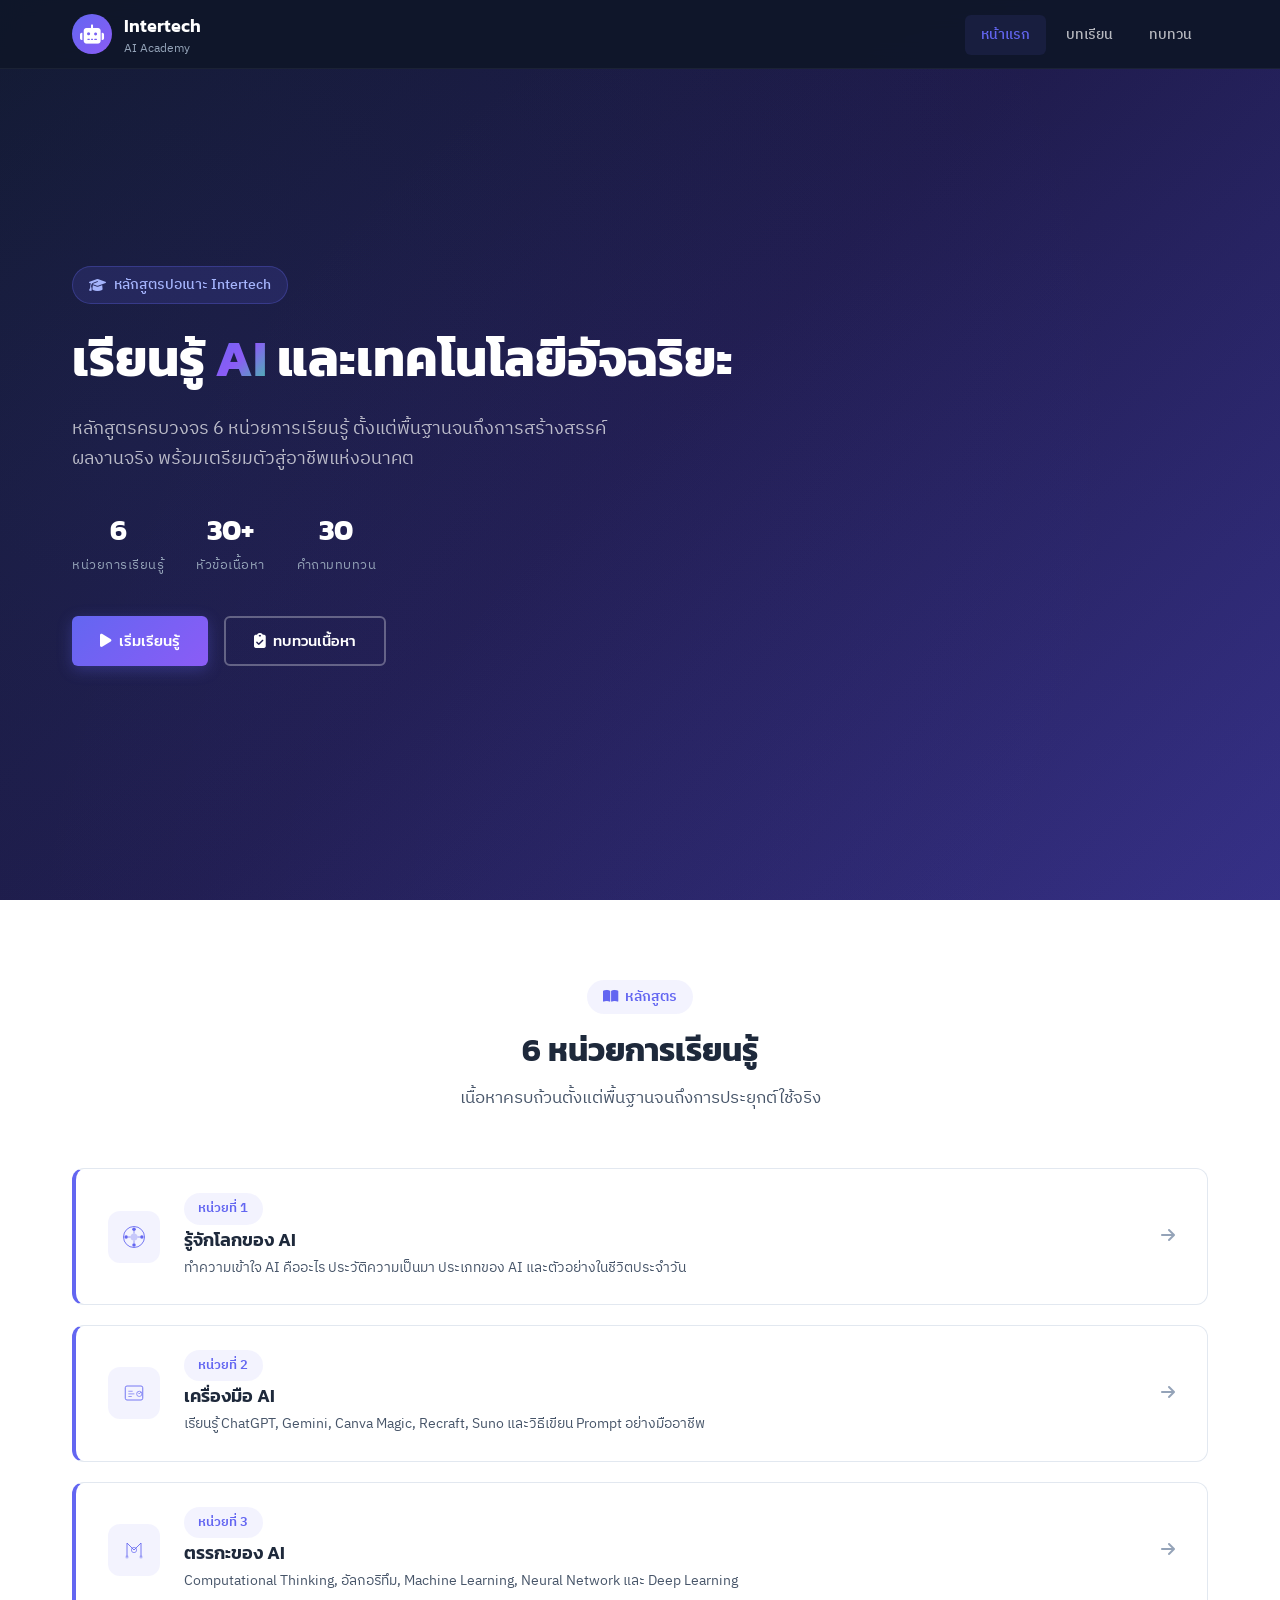
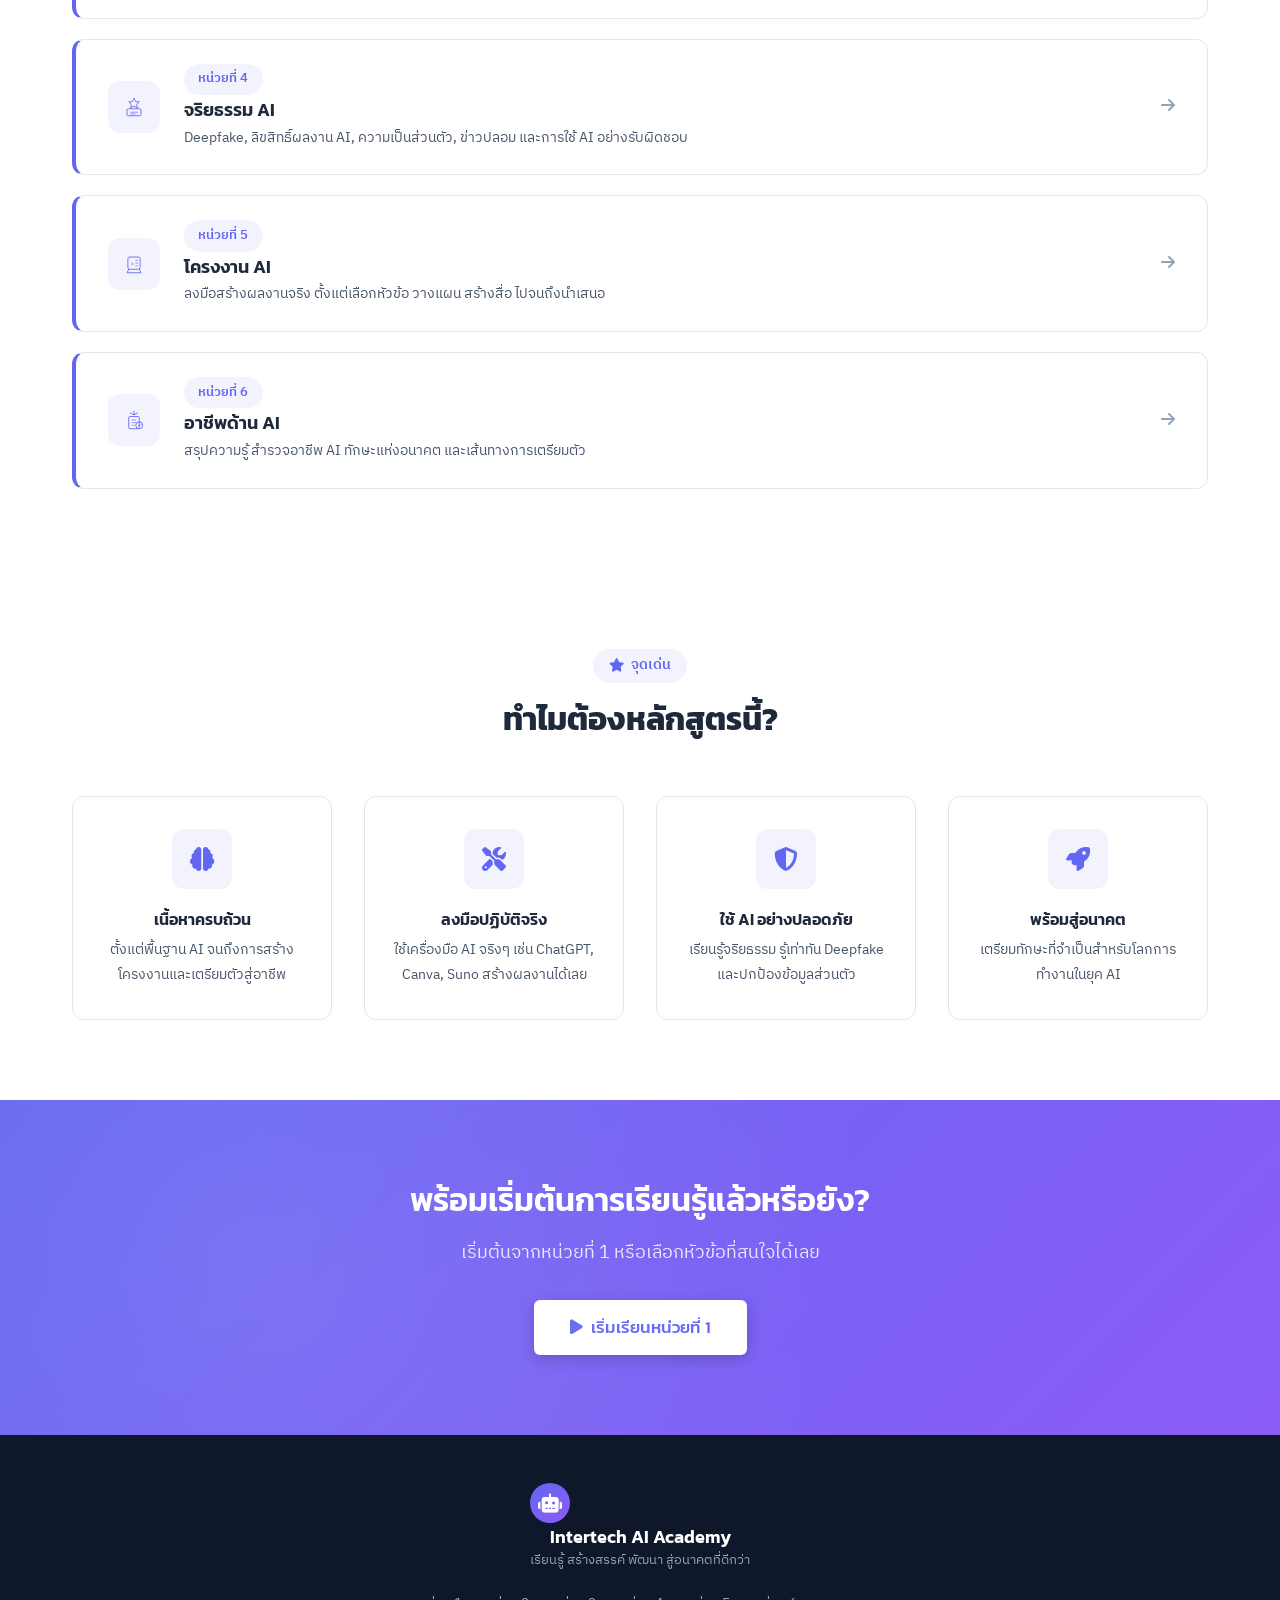
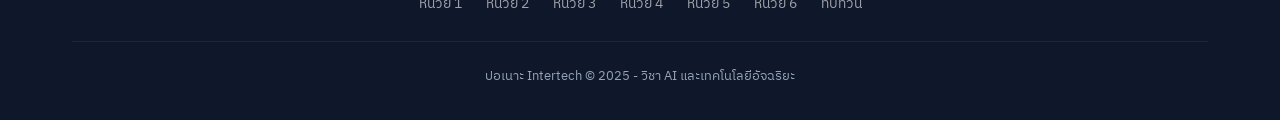
<file: index.html>
<!DOCTYPE html>
<html lang="th">
<head>
    <meta charset="UTF-8">
    <meta name="viewport" content="width=device-width, initial-scale=1.0">
    <title>ปอเนาะ Intertech - วิชา AI และเทคโนโลยีอัจฉริยะ</title>
    <link rel="stylesheet" href="style.css?v=3">
    <link href="https://fonts.googleapis.com/css2?family=Kanit:wght@300;400;500;600;700;800&family=IBM+Plex+Sans+Thai:wght@300;400;500;600;700&display=swap" rel="stylesheet">
    <link rel="stylesheet" href="https://cdnjs.cloudflare.com/ajax/libs/font-awesome/6.5.0/css/all.min.css">
</head>
<body>
    <!-- Navbar -->
    <nav class="navbar">
        <div class="container nav-container">
            <a href="index.html" class="nav-brand">
                <div class="brand-icon"><i class="fas fa-robot"></i></div>
                <div class="brand-text">
                    <span class="brand-name">Intertech</span>
                    <span class="brand-sub">AI Academy</span>
                </div>
            </a>
            <button class="nav-toggle" id="navToggle">
                <span></span><span></span><span></span>
            </button>
            <ul class="nav-links" id="navLinks">
                <li><a href="index.html" class="active">หน้าแรก</a></li>
                <li><a href="pages/unit1.html">บทเรียน</a></li>
                <li><a href="pages/review.html">ทบทวน</a></li>
            </ul>
        </div>
    </nav>

    <!-- Hero Section -->
    <header class="hero">
        <div class="container hero-content">
            <div class="hero-text">
                <div class="hero-badge">
                    <i class="fas fa-graduation-cap"></i> หลักสูตรปอเนาะ Intertech
                </div>
                <h1 class="hero-title">เรียนรู้ <span class="gradient-text">AI</span> และเทคโนโลยีอัจฉริยะ</h1>
                <p class="hero-description">หลักสูตรครบวงจร 6 หน่วยการเรียนรู้ ตั้งแต่พื้นฐานจนถึงการสร้างสรรค์ผลงานจริง พร้อมเตรียมตัวสู่อาชีพแห่งอนาคต</p>
                <div class="hero-stats">
                    <div class="stat-item">
                        <div class="stat-number">6</div>
                        <div class="stat-label">หน่วยการเรียนรู้</div>
                    </div>
                    <div class="stat-item">
                        <div class="stat-number">30+</div>
                        <div class="stat-label">หัวข้อเนื้อหา</div>
                    </div>
                    <div class="stat-item">
                        <div class="stat-number">30</div>
                        <div class="stat-label">คำถามทบทวน</div>
                    </div>
                </div>
                <div class="hero-cta">
                    <a href="pages/unit1.html" class="btn btn-primary"><i class="fas fa-play"></i> เริ่มเรียนรู้</a>
                    <a href="pages/review.html" class="btn btn-outline"><i class="fas fa-clipboard-check"></i> ทบทวนเนื้อหา</a>
                </div>
            </div>
        </div>
    </header>

    <!-- Units Section -->
    <section class="section units-section">
        <div class="container">
            <div class="section-header">
                <span class="section-badge"><i class="fas fa-book-open"></i> หลักสูตร</span>
                <h2 class="section-title">6 หน่วยการเรียนรู้</h2>
                <p class="section-desc">เนื้อหาครบถ้วนตั้งแต่พื้นฐานจนถึงการประยุกต์ใช้จริง</p>
            </div>

            <div class="units-grid">
                <!-- Unit 1 -->
                <a href="pages/unit1.html" class="unit-card">
                    <div class="unit-card-icon" style="--accent: #6366f1;">
                        <svg viewBox="0 0 64 64" fill="none"><circle cx="32" cy="32" r="24" stroke="currentColor" stroke-width="2"/><circle cx="32" cy="32" r="8" fill="currentColor" opacity="0.3"/><circle cx="32" cy="14" r="4" fill="currentColor"/><circle cx="32" cy="50" r="4" fill="currentColor"/><circle cx="14" cy="32" r="4" fill="currentColor"/><circle cx="50" cy="32" r="4" fill="currentColor"/><line x1="32" y1="18" x2="32" y2="24" stroke="currentColor" stroke-width="1.5"/><line x1="32" y1="40" x2="32" y2="46" stroke="currentColor" stroke-width="1.5"/><line x1="18" y1="32" x2="24" y2="32" stroke="currentColor" stroke-width="1.5"/><line x1="40" y1="32" x2="46" y2="32" stroke="currentColor" stroke-width="1.5"/></svg>
                    </div>
                    <div class="unit-card-content">
                        <span class="unit-badge">หน่วยที่ 1</span>
                        <h3>รู้จักโลกของ AI</h3>
                        <p>ทำความเข้าใจ AI คืออะไร ประวัติความเป็นมา ประเภทของ AI และตัวอย่างในชีวิตประจำวัน</p>
                    </div>
                    <div class="unit-card-arrow"><i class="fas fa-arrow-right"></i></div>
                </a>

                <!-- Unit 2 -->
                <a href="pages/unit2.html" class="unit-card">
                    <div class="unit-card-icon" style="--accent: #8b5cf6;">
                        <svg viewBox="0 0 64 64" fill="none"><rect x="12" y="16" width="40" height="32" rx="4" stroke="currentColor" stroke-width="2"/><path d="M20 28h8M20 34h12M20 40h6" stroke="currentColor" stroke-width="1.5" stroke-linecap="round"/><circle cx="44" cy="34" r="6" stroke="currentColor" stroke-width="1.5"/><path d="M42 32l2 2 4-4" stroke="currentColor" stroke-width="1.5" stroke-linecap="round" stroke-linejoin="round"/></svg>
                    </div>
                    <div class="unit-card-content">
                        <span class="unit-badge">หน่วยที่ 2</span>
                        <h3>เครื่องมือ AI</h3>
                        <p>เรียนรู้ ChatGPT, Gemini, Canva Magic, Recraft, Suno และวิธีเขียน Prompt อย่างมืออาชีพ</p>
                    </div>
                    <div class="unit-card-arrow"><i class="fas fa-arrow-right"></i></div>
                </a>

                <!-- Unit 3 -->
                <a href="pages/unit3.html" class="unit-card">
                    <div class="unit-card-icon" style="--accent: #06b6d4;">
                        <svg viewBox="0 0 64 64" fill="none"><path d="M16 48V16l16 16 16-16v32" stroke="currentColor" stroke-width="2" stroke-linecap="round" stroke-linejoin="round"/><circle cx="32" cy="32" r="6" stroke="currentColor" stroke-width="1.5"/><circle cx="16" cy="48" r="4" fill="currentColor" opacity="0.3"/><circle cx="48" cy="48" r="4" fill="currentColor" opacity="0.3"/></svg>
                    </div>
                    <div class="unit-card-content">
                        <span class="unit-badge">หน่วยที่ 3</span>
                        <h3>ตรรกะของ AI</h3>
                        <p>Computational Thinking, อัลกอริทึม, Machine Learning, Neural Network และ Deep Learning</p>
                    </div>
                    <div class="unit-card-arrow"><i class="fas fa-arrow-right"></i></div>
                </a>

                <!-- Unit 4 -->
                <a href="pages/unit4.html" class="unit-card">
                    <div class="unit-card-icon" style="--accent: #f59e0b;">
                        <svg viewBox="0 0 64 64" fill="none"><path d="M32 12l4 8h8l-6 6 2 8-8-4-8 4 2-8-6-6h8z" stroke="currentColor" stroke-width="2" stroke-linejoin="round"/><rect x="16" y="36" width="32" height="16" rx="3" stroke="currentColor" stroke-width="2"/><path d="M24 44h16M24 48h10" stroke="currentColor" stroke-width="1.5" stroke-linecap="round"/></svg>
                    </div>
                    <div class="unit-card-content">
                        <span class="unit-badge">หน่วยที่ 4</span>
                        <h3>จริยธรรม AI</h3>
                        <p>Deepfake, ลิขสิทธิ์ผลงาน AI, ความเป็นส่วนตัว, ข่าวปลอม และการใช้ AI อย่างรับผิดชอบ</p>
                    </div>
                    <div class="unit-card-arrow"><i class="fas fa-arrow-right"></i></div>
                </a>

                <!-- Unit 5 -->
                <a href="pages/unit5.html" class="unit-card">
                    <div class="unit-card-icon" style="--accent: #ec4899;">
                        <svg viewBox="0 0 64 64" fill="none"><path d="M20 44l-4 8h32l-4-8" stroke="currentColor" stroke-width="2" stroke-linecap="round" stroke-linejoin="round"/><rect x="18" y="16" width="28" height="28" rx="4" stroke="currentColor" stroke-width="2"/><path d="M26 28l6 4-6 4z" fill="currentColor" opacity="0.5"/><path d="M36 24h4M36 30h4M36 36h4" stroke="currentColor" stroke-width="1.5" stroke-linecap="round"/></svg>
                    </div>
                    <div class="unit-card-content">
                        <span class="unit-badge">หน่วยที่ 5</span>
                        <h3>โครงงาน AI</h3>
                        <p>ลงมือสร้างผลงานจริง ตั้งแต่เลือกหัวข้อ วางแผน สร้างสื่อ ไปจนถึงนำเสนอ</p>
                    </div>
                    <div class="unit-card-arrow"><i class="fas fa-arrow-right"></i></div>
                </a>

                <!-- Unit 6 -->
                <a href="pages/unit6.html" class="unit-card">
                    <div class="unit-card-icon" style="--accent: #34d399;">
                        <svg viewBox="0 0 64 64" fill="none"><path d="M32 12v8M24 16l8 4 8-4" stroke="currentColor" stroke-width="2" stroke-linecap="round" stroke-linejoin="round"/><rect x="20" y="24" width="24" height="28" rx="3" stroke="currentColor" stroke-width="2"/><path d="M28 32h8M28 38h8M28 44h4" stroke="currentColor" stroke-width="1.5" stroke-linecap="round"/><circle cx="44" cy="44" r="8" stroke="currentColor" stroke-width="2"/><path d="M42 44l2 2 4-4" stroke="currentColor" stroke-width="1.5" stroke-linecap="round" stroke-linejoin="round"/></svg>
                    </div>
                    <div class="unit-card-content">
                        <span class="unit-badge">หน่วยที่ 6</span>
                        <h3>อาชีพด้าน AI</h3>
                        <p>สรุปความรู้ สำรวจอาชีพ AI ทักษะแห่งอนาคต และเส้นทางการเตรียมตัว</p>
                    </div>
                    <div class="unit-card-arrow"><i class="fas fa-arrow-right"></i></div>
                </a>
            </div>
        </div>
    </section>

    <!-- Features Section -->
    <section class="section features-section">
        <div class="container">
            <div class="section-header">
                <span class="section-badge"><i class="fas fa-star"></i> จุดเด่น</span>
                <h2 class="section-title">ทำไมต้องหลักสูตรนี้?</h2>
            </div>
            <div class="features-grid">
                <div class="feature-card">
                    <div class="feature-icon"><i class="fas fa-brain"></i></div>
                    <h3>เนื้อหาครบถ้วน</h3>
                    <p>ตั้งแต่พื้นฐาน AI จนถึงการสร้างโครงงานและเตรียมตัวสู่อาชีพ</p>
                </div>
                <div class="feature-card">
                    <div class="feature-icon"><i class="fas fa-tools"></i></div>
                    <h3>ลงมือปฏิบัติจริง</h3>
                    <p>ใช้เครื่องมือ AI จริงๆ เช่น ChatGPT, Canva, Suno สร้างผลงานได้เลย</p>
                </div>
                <div class="feature-card">
                    <div class="feature-icon"><i class="fas fa-shield-alt"></i></div>
                    <h3>ใช้ AI อย่างปลอดภัย</h3>
                    <p>เรียนรู้จริยธรรม รู้เท่าทัน Deepfake และปกป้องข้อมูลส่วนตัว</p>
                </div>
                <div class="feature-card">
                    <div class="feature-icon"><i class="fas fa-rocket"></i></div>
                    <h3>พร้อมสู่อนาคต</h3>
                    <p>เตรียมทักษะที่จำเป็นสำหรับโลกการทำงานในยุค AI</p>
                </div>
            </div>
        </div>
    </section>

    <!-- CTA Section -->
    <section class="section cta-section">
        <div class="container cta-content">
            <h2>พร้อมเริ่มต้นการเรียนรู้แล้วหรือยัง?</h2>
            <p>เริ่มต้นจากหน่วยที่ 1 หรือเลือกหัวข้อที่สนใจได้เลย</p>
            <a href="pages/unit1.html" class="btn btn-primary btn-lg"><i class="fas fa-play"></i> เริ่มเรียนหน่วยที่ 1</a>
        </div>
    </section>

    <!-- Footer -->
    <footer class="footer">
        <div class="container footer-content">
            <div class="footer-brand">
                <div class="brand-icon"><i class="fas fa-robot"></i></div>
                <div>
                    <div class="brand-name">Intertech AI Academy</div>
                    <div class="brand-sub">เรียนรู้ สร้างสรรค์ พัฒนา สู่อนาคตที่ดีกว่า</div>
                </div>
            </div>
            <div class="footer-links">
                <a href="pages/unit1.html">หน่วย 1</a>
                <a href="pages/unit2.html">หน่วย 2</a>
                <a href="pages/unit3.html">หน่วย 3</a>
                <a href="pages/unit4.html">หน่วย 4</a>
                <a href="pages/unit5.html">หน่วย 5</a>
                <a href="pages/unit6.html">หน่วย 6</a>
                <a href="pages/review.html">ทบทวน</a>
            </div>
            <div class="footer-copy">
                <p>ปอเนาะ Intertech &copy; 2025 - วิชา AI และเทคโนโลยีอัจฉริยะ</p>
            </div>
        </div>
    </footer>

    <script src="script.js?v=3"></script>
</body>
</html>
</file>
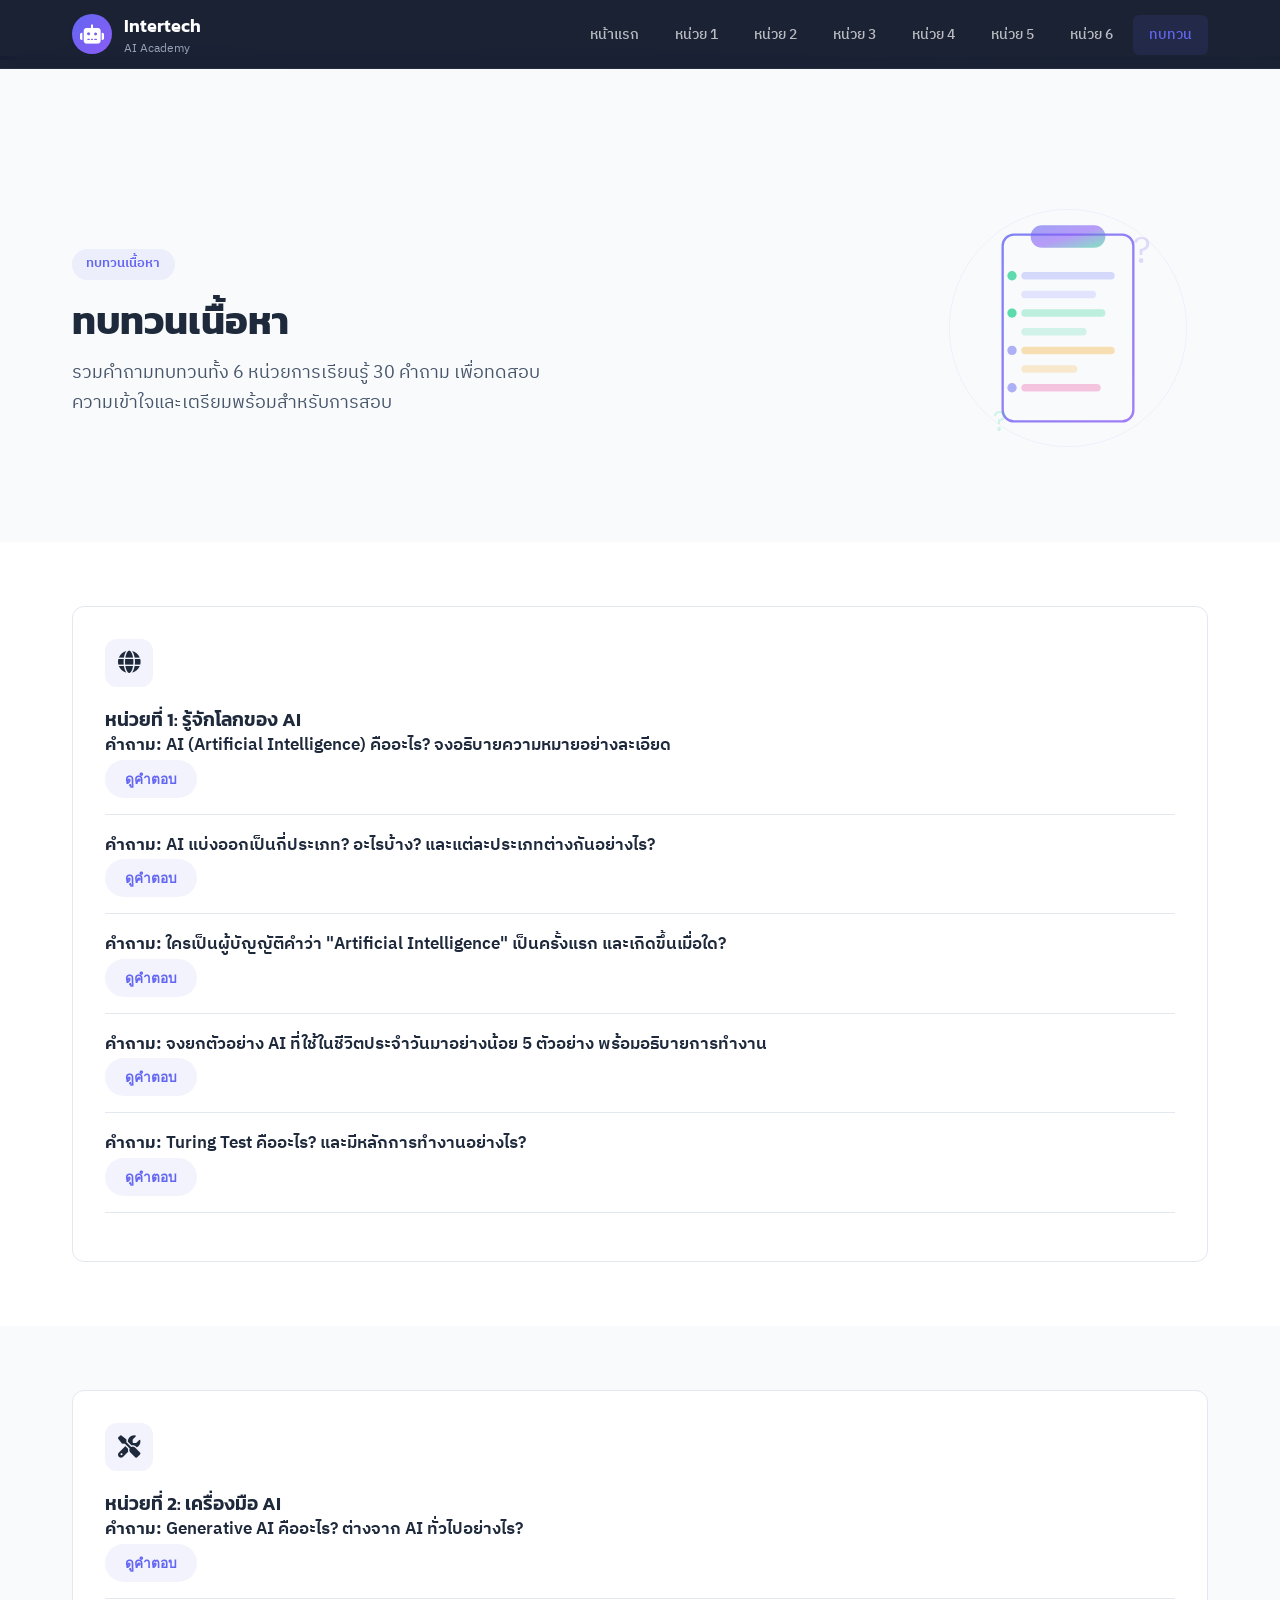
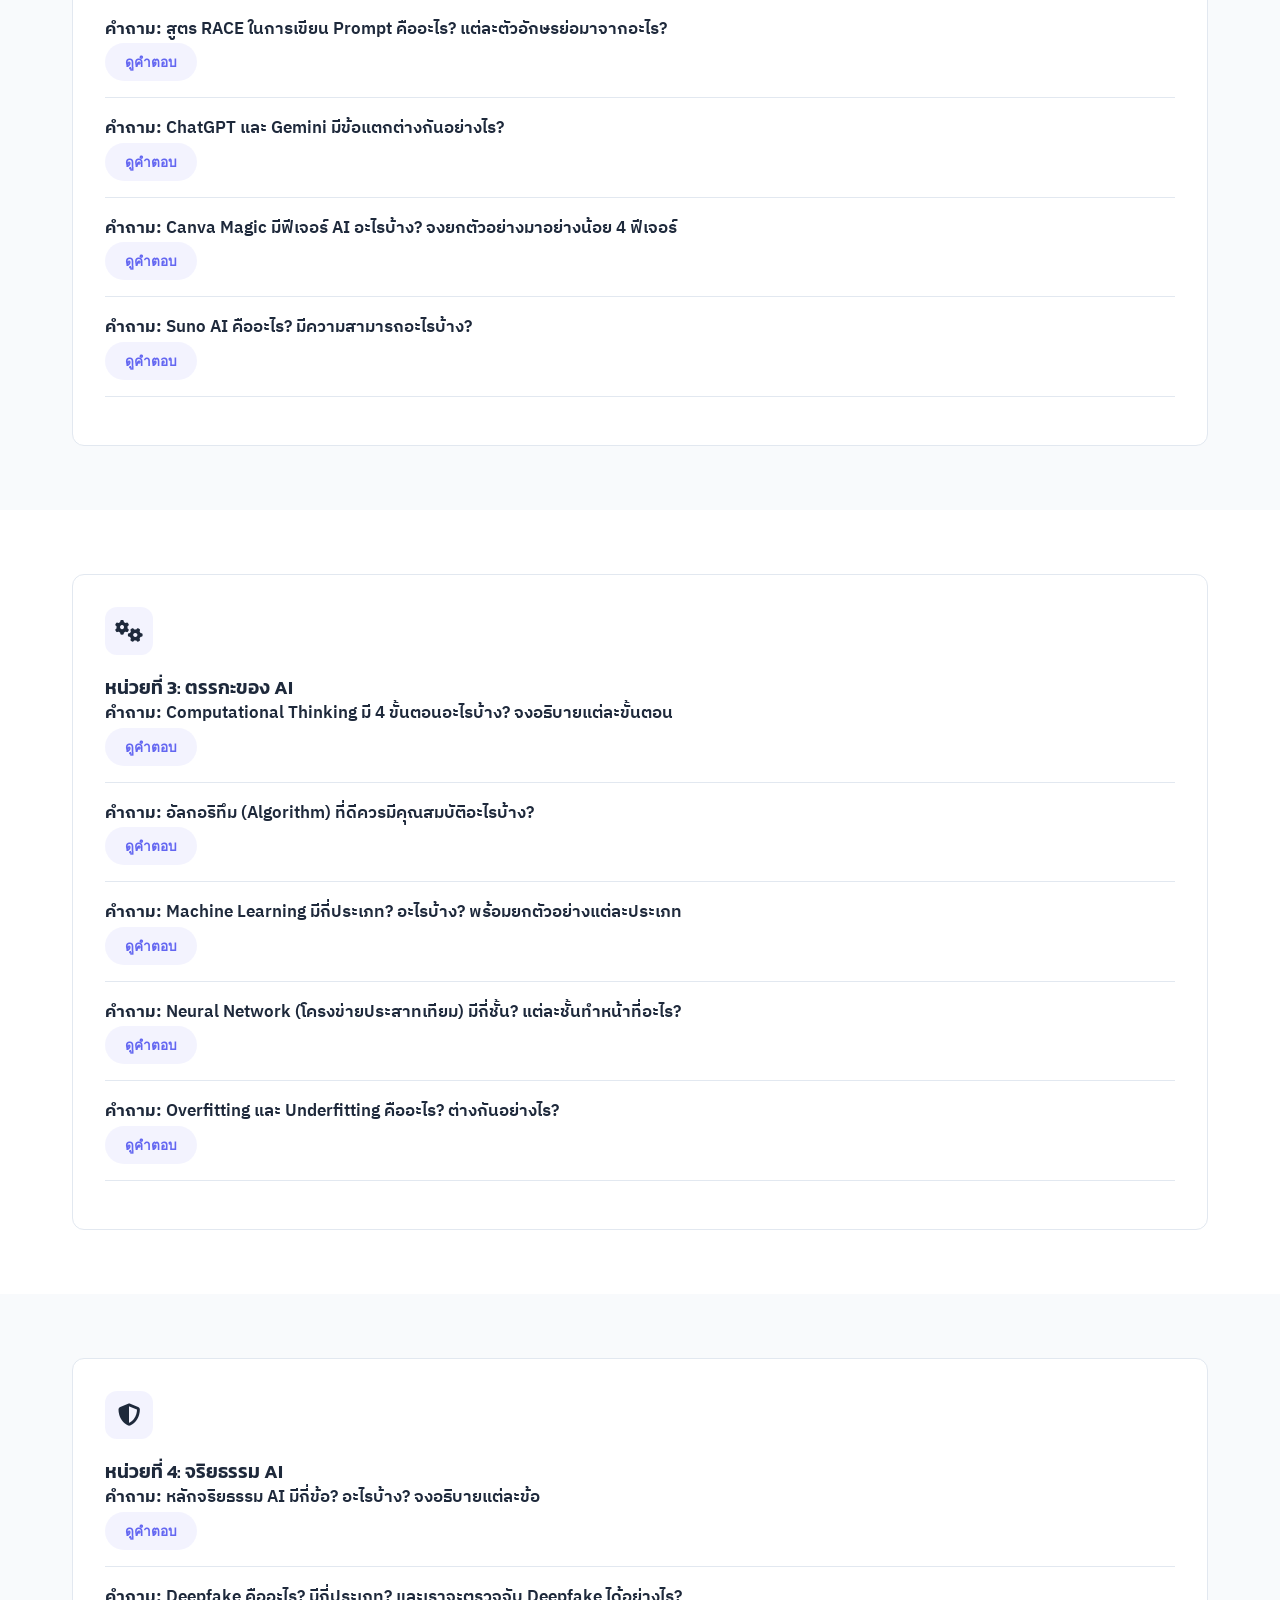
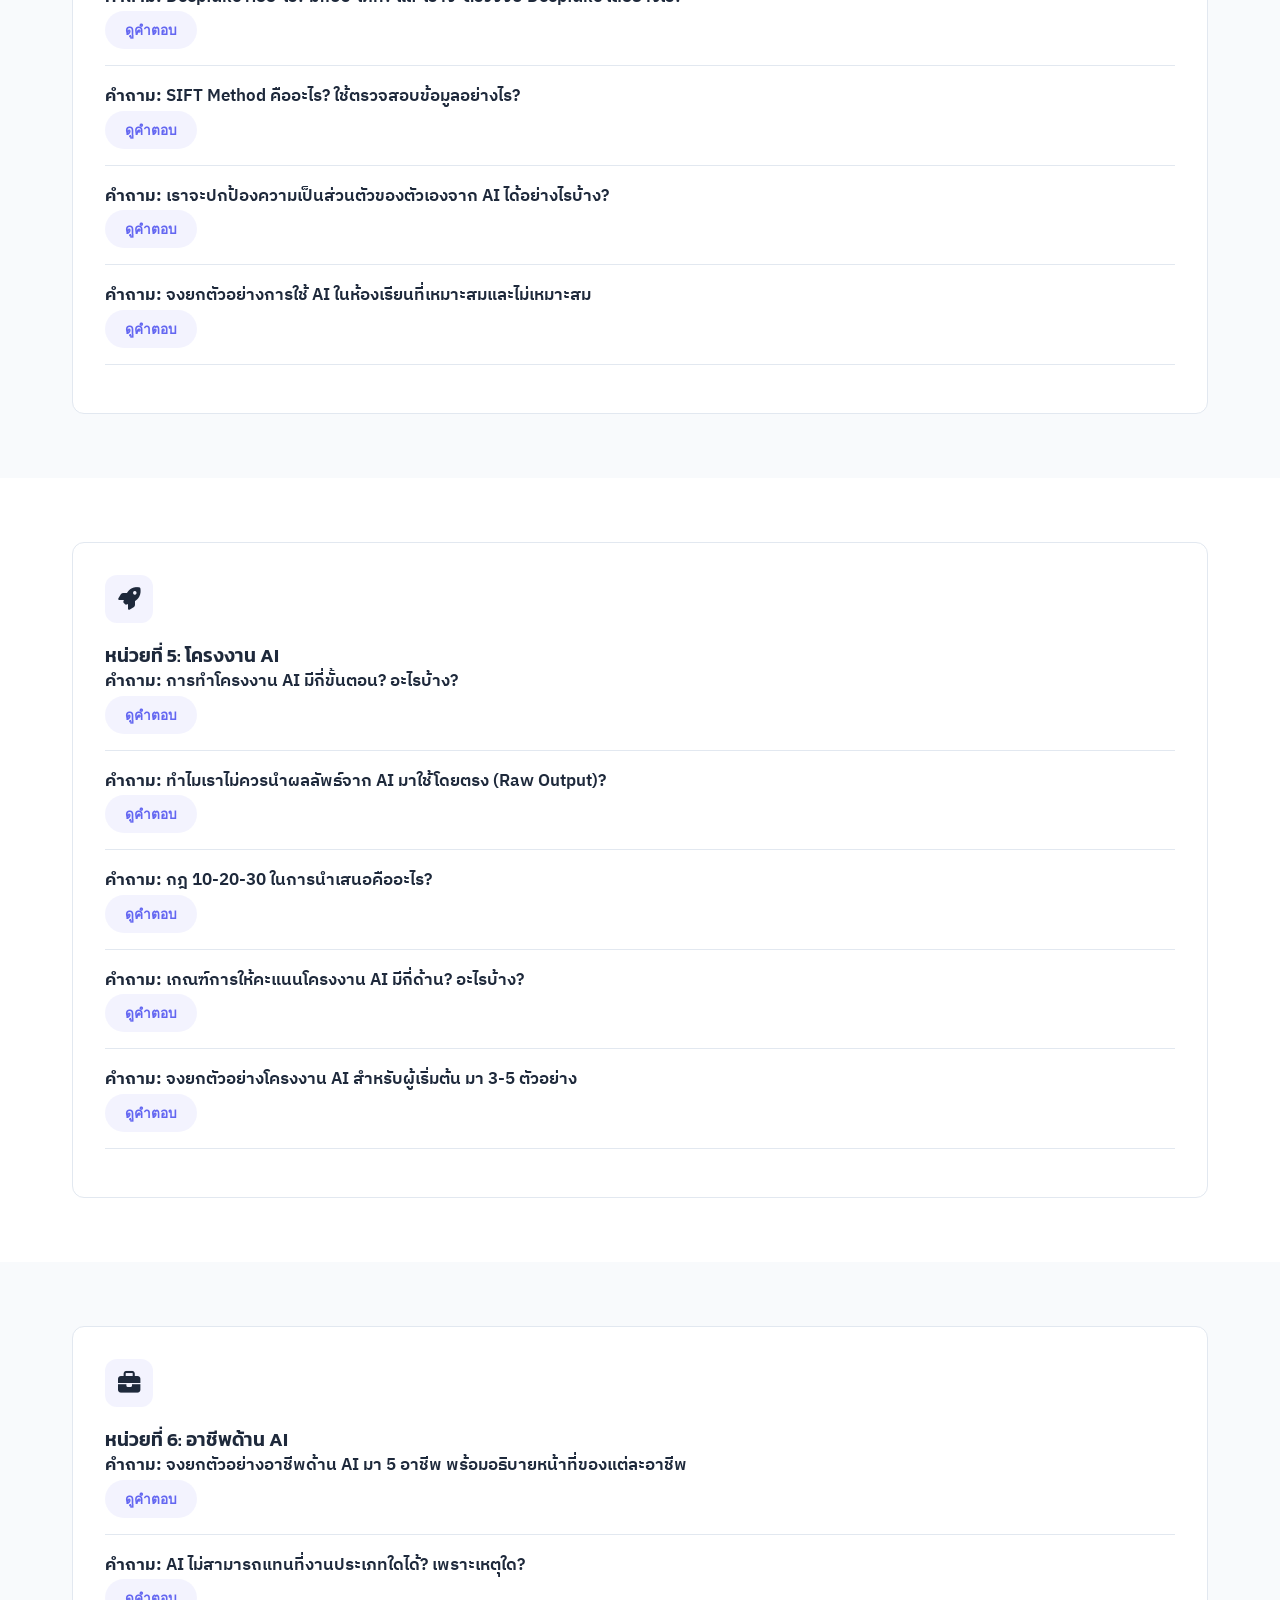
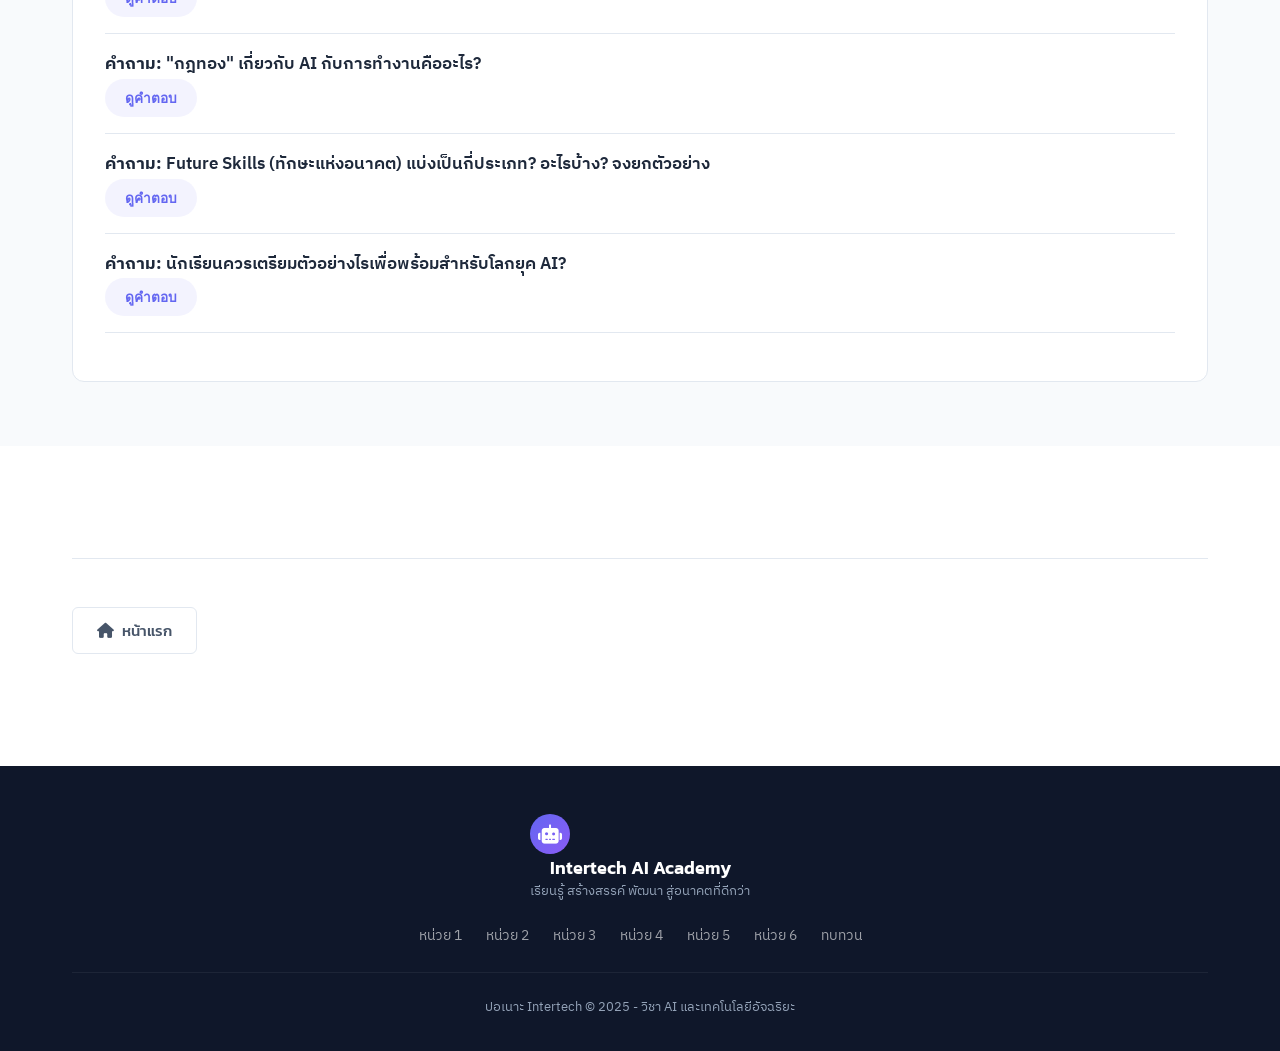
<file: pages/review.html>
<!DOCTYPE html>
<html lang="th">
<head>
    <meta charset="UTF-8">
    <meta name="viewport" content="width=device-width, initial-scale=1.0">
    <title>ทบทวนเนื้อหา - ปอเนาะ Intertech</title>
    <link rel="stylesheet" href="../style.css?v=3">
    <link href="https://fonts.googleapis.com/css2?family=Kanit:wght@300;400;500;600;700;800&family=IBM+Plex+Sans+Thai:wght@300;400;500;600;700&display=swap" rel="stylesheet">
    <link rel="stylesheet" href="https://cdnjs.cloudflare.com/ajax/libs/font-awesome/6.5.0/css/all.min.css">
</head>
<body>
    <!-- Navbar -->
    <nav class="navbar">
        <div class="container nav-container">
            <a href="../index.html" class="nav-brand">
                <div class="brand-icon"><i class="fas fa-robot"></i></div>
                <div class="brand-text">
                    <span class="brand-name">Intertech</span>
                    <span class="brand-sub">AI Academy</span>
                </div>
            </a>
            <button class="nav-toggle" id="navToggle">
                <span></span><span></span><span></span>
            </button>
            <ul class="nav-links" id="navLinks">
                <li><a href="../index.html">หน้าแรก</a></li>
                <li><a href="unit1.html">หน่วย 1</a></li>
                <li><a href="unit2.html">หน่วย 2</a></li>
                <li><a href="unit3.html">หน่วย 3</a></li>
                <li><a href="unit4.html">หน่วย 4</a></li>
                <li><a href="unit5.html">หน่วย 5</a></li>
                <li><a href="unit6.html">หน่วย 6</a></li>
                <li><a href="review.html" class="active">ทบทวน</a></li>
            </ul>
        </div>
    </nav>


    <!-- Breadcrumb -->
    <div class="container">
        <nav class="breadcrumb" style="padding: 1rem 0; font-size: 0.9rem;">
            <a href="../index.html" style="color: var(--primary); text-decoration: none;"><i class="fas fa-home"></i> หน้าแรก</a>
            <span style="margin: 0 0.5rem; color: var(--text-muted);">/</span>
            <span style="color: var(--text-secondary);">ทบทวนเนื้อหา</span>
        </nav>
    </div>

    <!-- Page Hero -->
    <header class="page-hero">
        <div class="container page-hero-content">
            <div style="flex: 1;">
                <span class="unit-badge" style="display: inline-block; margin-bottom: 1rem;">ทบทวนเนื้อหา</span>
                <h1 class="page-title">ทบทวนเนื้อหา</h1>
                <p class="page-subtitle">รวมคำถามทบทวนทั้ง 6 หน่วยการเรียนรู้ 30 คำถาม เพื่อทดสอบความเข้าใจและเตรียมพร้อมสำหรับการสอบ</p>
            </div>
            <div class="page-hero-illustration">
                <svg viewBox="0 0 300 300" fill="none" xmlns="http://www.w3.org/2000/svg">
                    <!-- Clipboard background -->
                    <rect x="80" y="50" width="140" height="200" rx="12" stroke="url(#reviewGrad1)" stroke-width="2.5" opacity="0.8"/>
                    <rect x="110" y="40" width="80" height="24" rx="12" fill="url(#reviewGrad2)" opacity="0.6"/>
                    <!-- Checklist lines -->
                    <rect x="100" y="90" width="100" height="8" rx="4" fill="#818cf8" opacity="0.3"/>
                    <rect x="100" y="110" width="80" height="8" rx="4" fill="#818cf8" opacity="0.2"/>
                    <rect x="100" y="130" width="90" height="8" rx="4" fill="#34d399" opacity="0.3"/>
                    <rect x="100" y="150" width="70" height="8" rx="4" fill="#34d399" opacity="0.2"/>
                    <rect x="100" y="170" width="100" height="8" rx="4" fill="#f59e0b" opacity="0.3"/>
                    <rect x="100" y="190" width="60" height="8" rx="4" fill="#f59e0b" opacity="0.2"/>
                    <rect x="100" y="210" width="85" height="8" rx="4" fill="#ec4899" opacity="0.3"/>
                    <!-- Check marks -->
                    <circle cx="90" cy="94" r="5" fill="#34d399" opacity="0.8"/>
                    <circle cx="90" cy="134" r="5" fill="#34d399" opacity="0.8"/>
                    <circle cx="90" cy="174" r="5" fill="#6366f1" opacity="0.5"/>
                    <circle cx="90" cy="214" r="5" fill="#6366f1" opacity="0.5"/>
                    <!-- Question mark decoration -->
                    <text x="220" y="80" font-size="40" fill="#8b5cf6" opacity="0.2">?</text>
                    <text x="70" y="260" font-size="30" fill="#34d399" opacity="0.2">?</text>
                    <!-- Pulsing ring -->
                    <circle cx="150" cy="150" r="120" stroke="#818cf8" stroke-width="1" opacity="0.2">
                        <animate attributeName="r" values="120;130;120" dur="3s" repeatCount="indefinite"/>
                        <animate attributeName="opacity" values="0.2;0.05;0.2" dur="3s" repeatCount="indefinite"/>
                    </circle>
                    <defs>
                        <linearGradient id="reviewGrad1" x1="0%" y1="0%" x2="100%" y2="100%">
                            <stop offset="0%" style="stop-color:#6366f1"/>
                            <stop offset="100%" style="stop-color:#8b5cf6"/>
                        </linearGradient>
                        <linearGradient id="reviewGrad2" x1="0%" y1="0%" x2="100%" y2="100%">
                            <stop offset="0%" style="stop-color:#6366f1"/>
                            <stop offset="50%" style="stop-color:#8b5cf6"/>
                            <stop offset="100%" style="stop-color:#34d399"/>
                        </linearGradient>
                    </defs>
                </svg>
            </div>
        </div>
    </header>


    <!-- Unit 1 Review -->
    <section class="content-section">
        <div class="container">
            <div class="review-card">
                <div class="review-icon"><i class="fas fa-globe"></i></div>
                <h3>หน่วยที่ 1: รู้จักโลกของ AI</h3>
                <div class="review-question">
                    <p><strong>คำถาม:</strong> AI (Artificial Intelligence) คืออะไร? จงอธิบายความหมายอย่างละเอียด</p>
                    <button class="btn-reveal" onclick="toggleAnswer(this)">ดูคำตอบ</button>
                    <div class="answer hidden"><p><strong>AI (Artificial Intelligence) หรือ ปัญญาประดิษฐ์</strong> คือสาขาหนึ่งของวิทยาการคอมพิวเตอร์ที่มุ่งเน้นการพัฒนาระบบคอมพิวเตอร์ให้สามารถทำงานที่ปกติต้องอาศัย<strong>สติปัญญาของมนุษย์</strong> เช่น การเรียนรู้ (Learning), การตัดสินใจ (Decision Making), การแก้ปัญหา (Problem Solving), การเข้าใจภาษา (Language Understanding) และการรับรู้สิ่งต่างๆ (Perception) คำว่า "Artificial" หมายถึง "สิ่งที่สร้างขึ้น" และ "Intelligence" หมายถึง "ความฉลาด" รวมกันจึงหมายถึง <strong>"ความฉลาดที่ถูกสร้างขึ้นโดยมนุษย์ผ่านระบบคอมพิวเตอร์"</strong></p></div>
                </div>
                <div class="review-question">
                    <p><strong>คำถาม:</strong> AI แบ่งออกเป็นกี่ประเภท? อะไรบ้าง? และแต่ละประเภทต่างกันอย่างไร?</p>
                    <button class="btn-reveal" onclick="toggleAnswer(this)">ดูคำตอบ</button>
                    <div class="answer hidden"><p>AI แบ่งออกเป็น <strong>3 ประเภท</strong> ตามระดับความสามารถ ได้แก่: <strong>1) Narrow AI (AI แบบแคบ)</strong> - เก่งเฉพาะงานใดงานหนึ่ง เป็น AI ที่มีอยู่จริงในปัจจุบัน เช่น ChatGPT, Face ID, Google Translate <strong>2) General AI หรือ AGI (AI ทั่วไป)</strong> - มีความฉลาดเทียบเท่ามนุษย์ สามารถทำงานได้หลากหลายเหมือนคน ยังอยู่ในขั้นวิจัยพัฒนา <strong>3) Super AI หรือ ASI (AI เหนือมนุษย์)</strong> - มีความฉลาดเหนือมนุษย์ในทุกด้าน ยังเป็นเพียงทฤษฎี</p></div>
                </div>
                <div class="review-question">
                    <p><strong>คำถาม:</strong> ใครเป็นผู้บัญญัติคำว่า "Artificial Intelligence" เป็นครั้งแรก และเกิดขึ้นเมื่อใด?</p>
                    <button class="btn-reveal" onclick="toggleAnswer(this)">ดูคำตอบ</button>
                    <div class="answer hidden"><p><strong>John McCarthy</strong> เป็นผู้บัญญัติคำว่า "Artificial Intelligence" เป็นครั้งแรก ในปี <strong>ค.ศ. 1956</strong> ในการประชุมที่ <strong>Dartmouth College</strong> ประเทศสหรัฐอเมริกา ซึ่งถือเป็นจุดกำเนิดอย่างเป็นทางการของสาขา AI อย่างไรก็ตาม แนวคิดเรื่องเครื่องจักรที่คิดได้เริ่มต้นมาก่อนหน้านั้นโดย <strong>Alan Turing</strong> ในปี 1950 ที่เสนอ "Turing Test"</p></div>
                </div>
                <div class="review-question">
                    <p><strong>คำถาม:</strong> จงยกตัวอย่าง AI ที่ใช้ในชีวิตประจำวันมาอย่างน้อย 5 ตัวอย่าง พร้อมอธิบายการทำงาน</p>
                    <button class="btn-reveal" onclick="toggleAnswer(this)">ดูคำตอบ</button>
                    <div class="answer hidden"><p>ตัวอย่าง AI ในชีวิตประจำวัน: <strong>1) Face ID</strong> - ใช้ AI จดจำใบหน้าเพื่อปลดล็อคโทรศัพท์ <strong>2) YouTube/Netflix</strong> - ใช้ AI วิเคราะห์พฤติกรรมการดูเพื่อแนะนำวิดีโอที่เราน่าจะชอบ <strong>3) Google Maps</strong> - ใช้ AI วิเคราะห์สภาพจราจรเพื่อคำนวณเส้นทางที่เร็วที่สุด <strong>4) Siri / Google Assistant</strong> - ผู้ช่วยเสียงที่ใช้ AI เข้าใจคำพูดและตอบคำถาม <strong>5) Shopee / Lazada</strong> - ใช้ AI แนะนำสินค้าจากประวัติการดูและซื้อ นอกจากนี้ยังมี คีย์บอร์ดทำนายคำ, ฟิลเตอร์หน้าใน TikTok, Spotify แนะนำเพลง เป็นต้น</p></div>
                </div>
                <div class="review-question">
                    <p><strong>คำถาม:</strong> Turing Test คืออะไร? และมีหลักการทำงานอย่างไร?</p>
                    <button class="btn-reveal" onclick="toggleAnswer(this)">ดูคำตอบ</button>
                    <div class="answer hidden"><p><strong>Turing Test</strong> คือการทดสอบที่เสนอโดย <strong>Alan Turing</strong> ในปี 1950 เพื่อตอบคำถามว่า "เครื่องจักรสามารถคิดได้หรือไม่?" หลักการคือ: ให้มนุษย์ผู้ทดสอบ (Interrogator) สนทนากับ 2 ฝ่าย คือมนุษย์จริงและเครื่องจักร โดย<strong>ไม่รู้ว่าฝ่ายไหนเป็นใคร</strong> (สื่อสารผ่านข้อความเท่านั้น) ถ้าผู้ทดสอบ<strong>ไม่สามารถแยกได้</strong>ว่ากำลังคุยกับคนหรือเครื่อง แสดงว่าเครื่องนั้น<strong>ผ่านการทดสอบ</strong> และถือว่ามีความฉลาดเทียบเท่ามนุษย์ในด้านการสนทนา</p></div>
                </div>
            </div>
        </div>
    </section>


    <!-- Unit 2 Review -->
    <section class="content-section" style="background: var(--bg-secondary, #f8fafc);">
        <div class="container">
            <div class="review-card">
                <div class="review-icon"><i class="fas fa-tools"></i></div>
                <h3>หน่วยที่ 2: เครื่องมือ AI</h3>
                <div class="review-question">
                    <p><strong>คำถาม:</strong> Generative AI คืออะไร? ต่างจาก AI ทั่วไปอย่างไร?</p>
                    <button class="btn-reveal" onclick="toggleAnswer(this)">ดูคำตอบ</button>
                    <div class="answer hidden"><p><strong>Generative AI (AI เชิงสร้างสรรค์)</strong> คือ AI ที่สามารถ<strong>สร้างเนื้อหาใหม่</strong>ได้ด้วยตัวเอง เช่น ข้อความ รูปภาพ เสียง เพลง วิดีโอ และโค้ด โดยเรียนรู้จากข้อมูลจำนวนมหาศาล ต่างจาก AI ทั่วไป (Analytical AI) ที่ทำได้เพียง<strong>วิเคราะห์หรือจำแนก</strong>ข้อมูลที่มีอยู่ ตัวอย่างเช่น ChatGPT สร้างข้อความ, DALL-E สร้างรูปภาพ, Suno สร้างเพลง เป็นต้น Generative AI ใช้โมเดลภาษาขนาดใหญ่ (<strong>Large Language Model - LLM</strong>) ในการทำงาน</p></div>
                </div>
                <div class="review-question">
                    <p><strong>คำถาม:</strong> สูตร RACE ในการเขียน Prompt คืออะไร? แต่ละตัวอักษรย่อมาจากอะไร?</p>
                    <button class="btn-reveal" onclick="toggleAnswer(this)">ดูคำตอบ</button>
                    <div class="answer hidden"><p>สูตร <strong>RACE</strong> เป็นเทคนิคการเขียน Prompt ให้ได้ผลลัพธ์ที่ดี ประกอบด้วย: <strong>R = Role (บทบาท)</strong> - กำหนดบทบาทให้ AI เช่น "คุณเป็นครูสอนวิทยาศาสตร์" <strong>A = Action (การกระทำ)</strong> - บอก AI ว่าต้องทำอะไร เช่น "อธิบายเรื่อง..." <strong>C = Context (บริบท)</strong> - ให้ข้อมูลเพิ่มเติม เช่น "สำหรับนักเรียนม.ปลาย" <strong>E = Expectation (ความคาดหวัง)</strong> - กำหนดรูปแบบผลลัพธ์ที่ต้องการ เช่น "อธิบายเป็นข้อๆ ไม่เกิน 5 ข้อ" การใช้สูตร RACE จะช่วยให้ได้คำตอบที่<strong>ตรงประเด็นและมีคุณภาพ</strong>มากขึ้น</p></div>
                </div>
                <div class="review-question">
                    <p><strong>คำถาม:</strong> ChatGPT และ Gemini มีข้อแตกต่างกันอย่างไร?</p>
                    <button class="btn-reveal" onclick="toggleAnswer(this)">ดูคำตอบ</button>
                    <div class="answer hidden"><p>ข้อแตกต่างหลักระหว่าง ChatGPT และ Gemini: <strong>ChatGPT</strong> พัฒนาโดย <strong>OpenAI</strong> มีจุดเด่นด้านการเขียนเชิงสร้างสรรค์ การแต่งเรื่อง บทความ โค้ด มีความสามารถในการสนทนาต่อเนื่องที่ดี และมีระบบ Plugin/GPTs ที่หลากหลาย ส่วน <strong>Gemini</strong> พัฒนาโดย <strong>Google</strong> มีจุดเด่นด้านการค้นหาข้อมูลที่เป็นปัจจุบัน (เชื่อมต่อกับ Google Search) การวิเคราะห์รูปภาพและวิดีโอ และการทำงานร่วมกับ Google Workspace เช่น Docs, Sheets, Gmail ได้ดี ทั้งสองมีเวอร์ชันฟรีและเสียเงิน</p></div>
                </div>
                <div class="review-question">
                    <p><strong>คำถาม:</strong> Canva Magic มีฟีเจอร์ AI อะไรบ้าง? จงยกตัวอย่างมาอย่างน้อย 4 ฟีเจอร์</p>
                    <button class="btn-reveal" onclick="toggleAnswer(this)">ดูคำตอบ</button>
                    <div class="answer hidden"><p>ฟีเจอร์ AI ใน Canva Magic ที่สำคัญ: <strong>1) Magic Write</strong> - AI ช่วยเขียนข้อความ สร้างเนื้อหา แคปชั่น บทความ <strong>2) Magic Design</strong> - AI ออกแบบเทมเพลตอัตโนมัติจากคำอธิบายหรือรูปภาพที่อัปโหลด <strong>3) Magic Eraser</strong> - ลบวัตถุหรือคนที่ไม่ต้องการออกจากรูปภาพ <strong>4) Magic Edit</strong> - แก้ไขรูปภาพด้วยการพิมพ์คำสั่ง เช่น เปลี่ยนสีท้องฟ้า เพิ่มวัตถุ <strong>5) Background Remover</strong> - ลบพื้นหลังอัตโนมัติ <strong>6) Text to Image</strong> - สร้างรูปภาพจากคำอธิบาย <strong>7) Magic Animate</strong> - เพิ่มแอนิเมชันให้งานออกแบบอัตโนมัติ</p></div>
                </div>
                <div class="review-question">
                    <p><strong>คำถาม:</strong> Suno AI คืออะไร? มีความสามารถอะไรบ้าง?</p>
                    <button class="btn-reveal" onclick="toggleAnswer(this)">ดูคำตอบ</button>
                    <div class="answer hidden"><p><strong>Suno AI</strong> คือเครื่องมือ AI สำหรับ<strong>สร้างเพลงและดนตรี</strong>จากคำอธิบายข้อความ (Text-to-Music) ความสามารถหลักได้แก่: <strong>1)</strong> สร้างเพลงทั้งเพลงพร้อม<strong>เนื้อร้องและทำนอง</strong>จากคำอธิบายง่ายๆ <strong>2)</strong> เลือก<strong>แนวเพลง</strong>ได้หลากหลาย เช่น Pop, Rock, Jazz, R&B, Hip-hop, Thai <strong>3)</strong> สร้างเพลง<strong>ภาษาไทย</strong>ได้ <strong>4)</strong> กำหนด<strong>อารมณ์เพลง</strong> (mood) ได้ เช่น สดใส เศร้า มีพลัง <strong>5)</strong> สามารถใส่<strong>เนื้อเพลงของตัวเอง</strong>ให้ AI ใส่ทำนองได้ (Custom Lyrics) ทำให้ทุกคนสามารถสร้างเพลงได้โดย<strong>ไม่ต้องมีความรู้ด้านดนตรี</strong></p></div>
                </div>
            </div>
        </div>
    </section>


    <!-- Unit 3 Review -->
    <section class="content-section">
        <div class="container">
            <div class="review-card">
                <div class="review-icon"><i class="fas fa-cogs"></i></div>
                <h3>หน่วยที่ 3: ตรรกะของ AI</h3>
                <div class="review-question">
                    <p><strong>คำถาม:</strong> Computational Thinking มี 4 ขั้นตอนอะไรบ้าง? จงอธิบายแต่ละขั้นตอน</p>
                    <button class="btn-reveal" onclick="toggleAnswer(this)">ดูคำตอบ</button>
                    <div class="answer hidden"><p><strong>Computational Thinking (การคิดเชิงคำนวณ)</strong> มี 4 ขั้นตอน: <strong>1) Decomposition (การแบ่งย่อย)</strong> - แบ่งปัญหาใหญ่ออกเป็นปัญหาย่อยๆ ที่จัดการได้ง่ายขึ้น เช่น แบ่งการทำเว็บไซต์เป็น ส่วนหัว เนื้อหา ส่วนท้าย <strong>2) Pattern Recognition (การหารูปแบบ)</strong> - มองหาความซ้ำหรือรูปแบบที่คล้ายกันในปัญหา เพื่อนำวิธีแก้มาประยุกต์ใช้ <strong>3) Abstraction (การคิดเชิงนามธรรม)</strong> - ตัดรายละเอียดที่ไม่จำเป็นออก เน้นเฉพาะสิ่งสำคัญ เช่น แผนที่รถไฟฟ้าไม่ต้องแสดงถนนทุกสาย <strong>4) Algorithm Design (การออกแบบอัลกอริทึม)</strong> - เขียนขั้นตอนวิธีแก้ปัญหาอย่างเป็นระบบ ชัดเจน ทำซ้ำได้</p></div>
                </div>
                <div class="review-question">
                    <p><strong>คำถาม:</strong> อัลกอริทึม (Algorithm) ที่ดีควรมีคุณสมบัติอะไรบ้าง?</p>
                    <button class="btn-reveal" onclick="toggleAnswer(this)">ดูคำตอบ</button>
                    <div class="answer hidden"><p>อัลกอริทึมที่ดีควรมีคุณสมบัติสำคัญดังนี้: <strong>1) มีขั้นตอนชัดเจน (Definiteness)</strong> - แต่ละขั้นตอนต้องไม่คลุมเครือ เข้าใจได้ตรงกัน <strong>2) มีจุดเริ่มต้นและจุดสิ้นสุด (Finiteness)</strong> - ต้องจบได้ ไม่ทำงานวนไปไม่สิ้นสุด <strong>3) มีข้อมูลนำเข้าและผลลัพธ์ (Input/Output)</strong> - รับค่าเข้าและให้ผลลัพธ์ที่ต้องการ <strong>4) มีประสิทธิภาพ (Effectiveness)</strong> - ทำงานได้จริงด้วยทรัพยากรที่มี ไม่ซับซ้อนเกินไป <strong>5) ถูกต้อง (Correctness)</strong> - ให้ผลลัพธ์ที่ถูกต้องสำหรับทุกกรณีที่เป็นไปได้ <strong>6) ทำซ้ำได้ (Reproducibility)</strong> - ทำกี่ครั้งก็ได้ผลเหมือนเดิม ถ้าข้อมูลนำเข้าเหมือนกัน</p></div>
                </div>
                <div class="review-question">
                    <p><strong>คำถาม:</strong> Machine Learning มีกี่ประเภท? อะไรบ้าง? พร้อมยกตัวอย่างแต่ละประเภท</p>
                    <button class="btn-reveal" onclick="toggleAnswer(this)">ดูคำตอบ</button>
                    <div class="answer hidden"><p>Machine Learning แบ่งเป็น <strong>3 ประเภทหลัก</strong>: <strong>1) Supervised Learning (การเรียนรู้แบบมีผู้สอน)</strong> - ป้อนข้อมูลพร้อมคำตอบที่ถูกต้อง ให้ AI เรียนรู้ความสัมพันธ์ ตัวอย่าง: สอนให้ AI แยกอีเมลสแปมกับอีเมลปกติ, จำแนกรูปแมวกับสุนัข <strong>2) Unsupervised Learning (การเรียนรู้แบบไม่มีผู้สอน)</strong> - ป้อนข้อมูลโดยไม่บอกคำตอบ ให้ AI หารูปแบบเอง ตัวอย่าง: จัดกลุ่มลูกค้าตามพฤติกรรมการซื้อ, ค้นหาเพลงที่มีลักษณะคล้ายกัน <strong>3) Reinforcement Learning (การเรียนรู้แบบเสริมแรง)</strong> - AI ลองทำแล้วได้รางวัลหรือบทลงโทษ เรียนรู้จากผลลัพธ์ ตัวอย่าง: AI เล่นเกม AlphaGo, หุ่นยนต์เรียนรู้การเดิน</p></div>
                </div>
                <div class="review-question">
                    <p><strong>คำถาม:</strong> Neural Network (โครงข่ายประสาทเทียม) มีกี่ชั้น? แต่ละชั้นทำหน้าที่อะไร?</p>
                    <button class="btn-reveal" onclick="toggleAnswer(this)">ดูคำตอบ</button>
                    <div class="answer hidden"><p>Neural Network มี <strong>3 ชั้นหลัก</strong>: <strong>1) Input Layer (ชั้นนำเข้า)</strong> - รับข้อมูลดิบเข้าสู่ระบบ เช่น ค่าพิกเซลของรูปภาพ ข้อความ เสียง จำนวน Neuron ขึ้นอยู่กับขนาดข้อมูลนำเข้า <strong>2) Hidden Layer (ชั้นซ่อน)</strong> - ประมวลผลข้อมูล ค้นหาลักษณะสำคัญ (Features) และรูปแบบ อาจมีหลายชั้น (ถ้ามีหลายชั้นเรียกว่า <strong>Deep Learning</strong>) ยิ่งลึกยิ่งเรียนรู้ลักษณะที่ซับซ้อนได้ <strong>3) Output Layer (ชั้นผลลัพธ์)</strong> - แสดงผลลัพธ์สุดท้าย เช่น บอกว่ารูปนี้เป็นแมวหรือสุนัข ให้ค่าความน่าจะเป็น หรือทำนายตัวเลข</p></div>
                </div>
                <div class="review-question">
                    <p><strong>คำถาม:</strong> Overfitting และ Underfitting คืออะไร? ต่างกันอย่างไร?</p>
                    <button class="btn-reveal" onclick="toggleAnswer(this)">ดูคำตอบ</button>
                    <div class="answer hidden"><p><strong>Overfitting (การเรียนรู้มากเกินไป)</strong> คือปัญหาที่โมเดล AI <strong>จำข้อมูลฝึกได้แม่นมาก</strong>จนจำรายละเอียดปลีกย่อยและ Noise ด้วย ทำให้เมื่อเจอข้อมูลใหม่ที่ไม่เคยเห็นกลับ<strong>ทำนายผิดพลาด</strong> เปรียบเหมือนนักเรียนที่ท่องจำเฉลยโดยไม่เข้าใจ พอเจอโจทย์ใหม่ก็ทำไม่ได้ ส่วน <strong>Underfitting (การเรียนรู้น้อยเกินไป)</strong> คือปัญหาที่โมเดล AI <strong>เรียนรู้ไม่เพียงพอ</strong> ไม่สามารถจับรูปแบบสำคัญในข้อมูลได้ ทำให้ทำนาย<strong>ผิดพลาดทั้งข้อมูลฝึกและข้อมูลใหม่</strong> เปรียบเหมือนนักเรียนที่ไม่ตั้งใจเรียน อ่านหนังสือผ่านๆ ทำข้อสอบไม่ได้เลย โมเดลที่ดีต้อง<strong>สมดุล</strong>ระหว่างสองสิ่งนี้</p></div>
                </div>
            </div>
        </div>
    </section>


    <!-- Unit 4 Review -->
    <section class="content-section" style="background: var(--bg-secondary, #f8fafc);">
        <div class="container">
            <div class="review-card">
                <div class="review-icon"><i class="fas fa-shield-alt"></i></div>
                <h3>หน่วยที่ 4: จริยธรรม AI</h3>
                <div class="review-question">
                    <p><strong>คำถาม:</strong> หลักจริยธรรม AI มีกี่ข้อ? อะไรบ้าง? จงอธิบายแต่ละข้อ</p>
                    <button class="btn-reveal" onclick="toggleAnswer(this)">ดูคำตอบ</button>
                    <div class="answer hidden"><p>หลักจริยธรรม AI มี <strong>6 ข้อสำคัญ</strong>: <strong>1) ความโปร่งใส (Transparency)</strong> - ต้องอธิบายได้ว่า AI ตัดสินใจอย่างไรและทำไม <strong>2) ความยุติธรรม (Fairness)</strong> - AI ต้องไม่เลือกปฏิบัติ ไม่มีอคติต่อเพศ เชื้อชาติ ศาสนา <strong>3) ความเป็นส่วนตัว (Privacy)</strong> - ต้องปกป้องข้อมูลส่วนบุคคลของผู้ใช้งาน <strong>4) ความปลอดภัย (Safety)</strong> - AI ต้องไม่ก่อให้เกิดอันตรายต่อผู้ใช้หรือสังคม <strong>5) ความรับผิดชอบ (Accountability)</strong> - ต้องมีผู้รับผิดชอบเมื่อ AI ทำงานผิดพลาดหรือสร้างความเสียหาย <strong>6) ประโยชน์ต่อมนุษย์ (Beneficence)</strong> - AI ควรถูกพัฒนาเพื่อประโยชน์ของมนุษย์และสังคมเป็นหลัก</p></div>
                </div>
                <div class="review-question">
                    <p><strong>คำถาม:</strong> Deepfake คืออะไร? มีกี่ประเภท? และเราจะตรวจจับ Deepfake ได้อย่างไร?</p>
                    <button class="btn-reveal" onclick="toggleAnswer(this)">ดูคำตอบ</button>
                    <div class="answer hidden"><p><strong>Deepfake</strong> คือสื่อปลอมที่สร้างด้วยเทคโนโลยี AI โดยเฉพาะ Deep Learning เพื่อ<strong>ปลอมแปลงใบหน้า เสียง หรือวิดีโอ</strong>ให้ดูสมจริง ประเภทของ Deepfake: <strong>1) Face Swap</strong> - สลับใบหน้าคนหนึ่งไปใส่อีกคน <strong>2) Voice Cloning</strong> - เลียนเสียงพูดของคนอื่น <strong>3) Full Body Puppet</strong> - ควบคุมร่างกายทั้งตัว <strong>4) Lip Sync</strong> - ปลอมปากให้ขยับตรงกับเสียงใหม่ วิธีตรวจจับ: สังเกต<strong>ความผิดปกติ</strong>เช่น การกะพริบตาไม่เป็นธรรมชาติ, ขอบใบหน้าเบลอหรือสั่นไหว, แสงเงาไม่สอดคล้อง, เสียงไม่ตรงปาก, พื้นหลังบิดเบี้ยว และใช้เครื่องมือตรวจจับ Deepfake เช่น Deepware Scanner</p></div>
                </div>
                <div class="review-question">
                    <p><strong>คำถาม:</strong> SIFT Method คืออะไร? ใช้ตรวจสอบข้อมูลอย่างไร?</p>
                    <button class="btn-reveal" onclick="toggleAnswer(this)">ดูคำตอบ</button>
                    <div class="answer hidden"><p><strong>SIFT</strong> เป็นวิธีการตรวจสอบความน่าเชื่อถือของข้อมูลบนอินเทอร์เน็ต ประกอบด้วย 4 ขั้นตอน: <strong>S = Stop (หยุด)</strong> - หยุดคิดก่อนเชื่อหรือแชร์ อย่ารีบตอบสนองทางอารมณ์ <strong>I = Investigate the source (ตรวจสอบแหล่งที่มา)</strong> - ดูว่าใครเป็นคนเผยแพร่ เว็บไซต์น่าเชื่อถือหรือไม่ ผู้เขียนเป็นใคร มีความเชี่ยวชาญจริงหรือไม่ <strong>F = Find better coverage (หาแหล่งอื่นเปรียบเทียบ)</strong> - ค้นหาข่าวเดียวกันจากแหล่งอื่นอย่างน้อย 2-3 แหล่ง ถ้ามีแหล่งเดียวรายงานอาจเป็นข่าวปลอม <strong>T = Trace claims (สืบค้นต้นตอ)</strong> - ตามหาต้นทางของข้อมูล ข้อมูลถูกดัดแปลงมาจากไหน บริบทเดิมคืออะไร</p></div>
                </div>
                <div class="review-question">
                    <p><strong>คำถาม:</strong> เราจะปกป้องความเป็นส่วนตัวของตัวเองจาก AI ได้อย่างไรบ้าง?</p>
                    <button class="btn-reveal" onclick="toggleAnswer(this)">ดูคำตอบ</button>
                    <div class="answer hidden"><p>วิธีปกป้องความเป็นส่วนตัวจาก AI: <strong>1) จำกัดข้อมูลที่แชร์</strong> - ไม่โพสต์ข้อมูลส่วนตัวมากเกินไปบนโซเชียลมีเดีย เช่น ที่อยู่ เบอร์โทร รูปบัตรประชาชน <strong>2) ตรวจสอบการตั้งค่าความเป็นส่วนตัว</strong> - ปรับ Privacy Settings ในแอปและเว็บไซต์ ปิดการติดตามตำแหน่งที่ไม่จำเป็น <strong>3) อ่านเงื่อนไขการใช้งาน</strong> - ตรวจสอบว่าแอปจะนำข้อมูลเราไปทำอะไร ก่อนกดยินยอม <strong>4) ใช้รหัสผ่านที่ปลอดภัย</strong> - ใช้รหัสผ่านยาว ซับซ้อน ไม่ซ้ำกัน และเปิดการยืนยันตัวตน 2 ชั้น (2FA) <strong>5) ระวังข้อมูลที่ป้อนให้ AI</strong> - ไม่ใส่ข้อมูลลับ ข้อมูลส่วนตัว หรือข้อมูลสำคัญในแชทบอท AI <strong>6) อัพเดทซอฟต์แวร์สม่ำเสมอ</strong> - เพื่อปิดช่องโหว่ด้านความปลอดภัย</p></div>
                </div>
                <div class="review-question">
                    <p><strong>คำถาม:</strong> จงยกตัวอย่างการใช้ AI ในห้องเรียนที่เหมาะสมและไม่เหมาะสม</p>
                    <button class="btn-reveal" onclick="toggleAnswer(this)">ดูคำตอบ</button>
                    <div class="answer hidden"><p><strong>การใช้ AI ที่เหมาะสม:</strong> ใช้ AI เป็น<strong>เครื่องมือช่วยเรียนรู้</strong> เช่น ให้ ChatGPT อธิบายเนื้อหาที่ไม่เข้าใจ, ใช้ AI ตรวจสอบไวยากรณ์หลังเขียนงานเสร็จ, ใช้เป็นแหล่งไอเดียเริ่มต้น, ใช้สรุปบทความยาวๆ, ใช้ช่วยฝึกภาษา, ใช้หาข้อมูลเพิ่มเติมเพื่อต่อยอดความรู้ <strong>การใช้ AI ที่ไม่เหมาะสม:</strong> <strong>ก็อปปี้งาน</strong>จาก AI ทั้งหมดโดยไม่ได้คิดเอง, ส่ง<strong>การบ้านที่ AI ทำให้</strong>โดยอ้างว่าเป็นผลงานตัวเอง, ใช้ AI <strong>สอบหรือทดสอบ</strong>โดยไม่ได้รับอนุญาต, ใช้ AI สร้างข้อมูลเท็จหรือ<strong>แอบอ้าง</strong>ผลงาน, ใช้โดย<strong>ไม่ตรวจสอบความถูกต้อง</strong>ของคำตอบ หลักสำคัญคือ: AI เป็น<strong>ผู้ช่วย</strong>ไม่ใช่<strong>ผู้ทำแทน</strong></p></div>
                </div>
            </div>
        </div>
    </section>


    <!-- Unit 5 Review -->
    <section class="content-section">
        <div class="container">
            <div class="review-card">
                <div class="review-icon"><i class="fas fa-rocket"></i></div>
                <h3>หน่วยที่ 5: โครงงาน AI</h3>
                <div class="review-question">
                    <p><strong>คำถาม:</strong> การทำโครงงาน AI มีกี่ขั้นตอน? อะไรบ้าง?</p>
                    <button class="btn-reveal" onclick="toggleAnswer(this)">ดูคำตอบ</button>
                    <div class="answer hidden"><p>การทำโครงงาน AI มี <strong>5 ขั้นตอนหลัก</strong>: <strong>1) เลือกหัวข้อ (Topic Selection)</strong> - เลือกปัญหาหรือหัวข้อที่สนใจ ที่ AI สามารถช่วยแก้ปัญหาได้ ควรเป็นเรื่องใกล้ตัวและมีความเป็นไปได้ <strong>2) วางแผน (Planning)</strong> - กำหนดเป้าหมาย ขอบเขต ระยะเวลา แบ่งงาน เลือกเครื่องมือ AI ที่จะใช้ <strong>3) สร้างผลงาน (Creation)</strong> - ลงมือทำจริง ใช้เครื่องมือ AI สร้างชิ้นงาน ปรับแก้ไข พัฒนาให้สมบูรณ์ <strong>4) ทดสอบและปรับปรุง (Testing & Refinement)</strong> - ตรวจสอบผลงาน ทดลองใช้ ขอ Feedback ปรับแก้จุดบกพร่อง <strong>5) นำเสนอ (Presentation)</strong> - จัดทำสื่อนำเสนอ อธิบายกระบวนการทำงาน แสดงผลลัพธ์ ตอบคำถาม</p></div>
                </div>
                <div class="review-question">
                    <p><strong>คำถาม:</strong> ทำไมเราไม่ควรนำผลลัพธ์จาก AI มาใช้โดยตรง (Raw Output)?</p>
                    <button class="btn-reveal" onclick="toggleAnswer(this)">ดูคำตอบ</button>
                    <div class="answer hidden"><p>เหตุผลที่ไม่ควรใช้ผลลัพธ์จาก AI โดยตรง: <strong>1) AI อาจให้ข้อมูลผิด (Hallucination)</strong> - AI สามารถสร้างข้อมูลที่ดูน่าเชื่อถือแต่ไม่เป็นความจริง ต้องตรวจสอบข้อเท็จจริงเสมอ <strong>2) ขาดความเป็นตัวตน</strong> - ผลงานที่ดีควรสะท้อนความคิดและมุมมองของผู้สร้าง ไม่ใช่สำเนาจาก AI <strong>3) ไม่ตรงบริบท</strong> - AI อาจไม่เข้าใจบริบทเฉพาะ เช่น กลุ่มเป้าหมาย วัฒนธรรม สถานการณ์เฉพาะ <strong>4) ปัญหาลิขสิทธิ์และจริยธรรม</strong> - การอ้างว่าผลงาน AI เป็นของตัวเองถือเป็นการไม่ซื่อสัตย์ <strong>5) ไม่เกิดการเรียนรู้</strong> - ถ้าใช้ AI ทำทุกอย่าง ตัวเราจะไม่ได้พัฒนาทักษะใดๆ เลย วิธีที่ถูกต้องคือใช้ AI เป็น<strong>จุดเริ่มต้น</strong>แล้ว<strong>ปรับแต่ง เพิ่มเติม ตรวจสอบ</strong>ด้วยตัวเอง</p></div>
                </div>
                <div class="review-question">
                    <p><strong>คำถาม:</strong> กฎ 10-20-30 ในการนำเสนอคืออะไร?</p>
                    <button class="btn-reveal" onclick="toggleAnswer(this)">ดูคำตอบ</button>
                    <div class="answer hidden"><p>กฎ <strong>10-20-30</strong> เป็นหลักการนำเสนอที่มีประสิทธิภาพ โดย Guy Kawasaki: <strong>10 = ไม่เกิน 10 สไลด์</strong> - จำกัดจำนวนสไลด์ไม่ให้มากเกินไป เน้นเฉพาะสาระสำคัญ ป้องกันผู้ฟังเบื่อ ตัวอย่างโครงสร้าง: ปก, ปัญหา, วิธีแก้, เครื่องมือที่ใช้, ผลลัพธ์, บทเรียน, สรุป <strong>20 = ไม่เกิน 20 นาที</strong> - จำกัดเวลานำเสนอ ฝึกให้กระชับ ตรงประเด็น เหลือเวลาสำหรับคำถาม <strong>30 = ตัวอักษรไม่เล็กกว่า 30 pt</strong> - ใช้ตัวอักษรขนาดใหญ่ ทำให้อ่านง่าย ป้องกันการใส่ข้อความมากเกินไปในสไลด์ บังคับให้สรุปเนื้อหาเป็นประเด็นสั้นๆ</p></div>
                </div>
                <div class="review-question">
                    <p><strong>คำถาม:</strong> เกณฑ์การให้คะแนนโครงงาน AI มีกี่ด้าน? อะไรบ้าง?</p>
                    <button class="btn-reveal" onclick="toggleAnswer(this)">ดูคำตอบ</button>
                    <div class="answer hidden"><p>เกณฑ์การให้คะแนนโครงงาน AI มี <strong>4 ด้านหลัก</strong>: <strong>1) ความคิดสร้างสรรค์ (Creativity)</strong> - หัวข้อมีความน่าสนใจหรือไม่ มีมุมมองใหม่ๆ ไม่ซ้ำใคร แก้ปัญหาได้อย่างสร้างสรรค์ <strong>2) การใช้เครื่องมือ AI (AI Tool Usage)</strong> - เลือกใช้เครื่องมือ AI ได้เหมาะสม ใช้ได้อย่างมีประสิทธิภาพ เขียน Prompt ได้ดี ไม่ใช่แค่ก็อปปี้ผลลัพธ์มาตรงๆ <strong>3) คุณภาพผลงาน (Quality)</strong> - ผลงานสมบูรณ์ เนื้อหาถูกต้อง ข้อมูลน่าเชื่อถือ สวยงาม เรียบร้อย มีการปรับแต่งจนดี <strong>4) การนำเสนอ (Presentation)</strong> - อธิบายกระบวนการทำงานได้ชัดเจน พูดจาน่าสนใจ สื่อนำเสนอดี ตอบคำถามได้ มีความมั่นใจ</p></div>
                </div>
                <div class="review-question">
                    <p><strong>คำถาม:</strong> จงยกตัวอย่างโครงงาน AI สำหรับผู้เริ่มต้น มา 3-5 ตัวอย่าง</p>
                    <button class="btn-reveal" onclick="toggleAnswer(this)">ดูคำตอบ</button>
                    <div class="answer hidden"><p>ตัวอย่างโครงงาน AI สำหรับผู้เริ่มต้น: <strong>1) สร้างนิทานภาพ</strong> - ใช้ ChatGPT แต่งเรื่อง + Canva/DALL-E สร้างภาพประกอบ รวมเป็น E-book <strong>2) คลิปให้ความรู้</strong> - ใช้ AI ช่วยเขียนสคริปต์ สร้างภาพประกอบ ตัดต่อวิดีโอสั้น ลง TikTok/YouTube <strong>3) เว็บไซต์ท่องเที่ยวชุมชน</strong> - ใช้ AI ช่วยเขียนเนื้อหาแนะนำสถานที่ แปลภาษา สร้างรูปประกอบ <strong>4) แชทบอทให้คำปรึกษา</strong> - สร้าง AI Chatbot ตอบคำถามเกี่ยวกับการเรียน การสอบ ทุนการศึกษา <strong>5) แต่งเพลงประจำโรงเรียน</strong> - ใช้ Suno AI สร้างเพลงพร้อมเนื้อร้อง ออกแบบปก Album ด้วย Canva ทุกโครงงานควร<strong>แก้ปัญหาจริง</strong>และ<strong>สร้างคุณค่า</strong>ให้ชุมชนหรือโรงเรียน</p></div>
                </div>
            </div>
        </div>
    </section>


    <!-- Unit 6 Review -->
    <section class="content-section" style="background: var(--bg-secondary, #f8fafc);">
        <div class="container">
            <div class="review-card">
                <div class="review-icon"><i class="fas fa-briefcase"></i></div>
                <h3>หน่วยที่ 6: อาชีพด้าน AI</h3>
                <div class="review-question">
                    <p><strong>คำถาม:</strong> จงยกตัวอย่างอาชีพด้าน AI มา 5 อาชีพ พร้อมอธิบายหน้าที่ของแต่ละอาชีพ</p>
                    <button class="btn-reveal" onclick="toggleAnswer(this)">ดูคำตอบ</button>
                    <div class="answer hidden"><p>อาชีพด้าน AI ที่สำคัญ 5 อาชีพ: <strong>1) AI Engineer (วิศวกร AI)</strong> - ออกแบบ พัฒนา และปรับปรุงระบบ AI ให้ทำงานได้จริง สร้างโมเดล Machine Learning และนำไปใช้งานในผลิตภัณฑ์ <strong>2) Data Scientist (นักวิทยาศาสตร์ข้อมูล)</strong> - วิเคราะห์ข้อมูลขนาดใหญ่ หาข้อมูลเชิงลึก (Insights) สร้างโมเดลทำนาย ช่วยธุรกิจตัดสินใจ <strong>3) Prompt Engineer (วิศวกร Prompt)</strong> - ออกแบบคำสั่ง (Prompt) ที่มีประสิทธิภาพเพื่อให้ได้ผลลัพธ์ที่ดีที่สุดจาก AI อาชีพใหม่ที่เกิดจากยุค Generative AI <strong>4) AI Ethics Officer (เจ้าหน้าที่จริยธรรม AI)</strong> - ดูแลให้การพัฒนาและใช้งาน AI เป็นไปอย่างมีจริยธรรม ไม่สร้างอคติหรือความเสียหาย <strong>5) Robotics Engineer (วิศวกรหุ่นยนต์)</strong> - ออกแบบและสร้างหุ่นยนต์ที่ใช้ AI ทั้งหุ่นยนต์อุตสาหกรรม หุ่นยนต์บริการ และหุ่นยนต์ทางการแพทย์</p></div>
                </div>
                <div class="review-question">
                    <p><strong>คำถาม:</strong> AI ไม่สามารถแทนที่งานประเภทใดได้? เพราะเหตุใด?</p>
                    <button class="btn-reveal" onclick="toggleAnswer(this)">ดูคำตอบ</button>
                    <div class="answer hidden"><p>AI ไม่สามารถแทนที่งานที่ต้องใช้: <strong>1) ความเห็นอกเห็นใจ (Empathy)</strong> - เช่น นักจิตวิทยา พยาบาล นักสังคมสงเคราะห์ เพราะ AI ไม่มีอารมณ์และไม่เข้าใจความรู้สึกมนุษย์อย่างแท้จริง <strong>2) ความคิดสร้างสรรค์ขั้นสูง (Creative Thinking)</strong> - เช่น ศิลปิน นักเขียน ผู้กำกับภาพยนตร์ ที่ต้องสร้างสิ่งใหม่จากจินตนาการ <strong>3) การตัดสินใจทางจริยธรรม (Ethical Judgment)</strong> - เช่น ผู้พิพากษา แพทย์ ครู ที่ต้องชั่งน้ำหนักคุณค่าทางศีลธรรม <strong>4) ทักษะทางกายภาพที่ซับซ้อน</strong> - เช่น ช่างซ่อมในสถานการณ์ไม่คาดคิด ศัลยแพทย์กรณีซับซ้อน <strong>5) ความสัมพันธ์ระหว่างมนุษย์</strong> - เช่น ครู โค้ช ผู้นำ ที่ต้องสร้างแรงบันดาลใจและความไว้วางใจ เหตุผลหลักคือ AI ขาด<strong>ความเป็นมนุษย์ จิตสำนึก และประสบการณ์ชีวิต</strong></p></div>
                </div>
                <div class="review-question">
                    <p><strong>คำถาม:</strong> "กฎทอง" เกี่ยวกับ AI กับการทำงานคืออะไร?</p>
                    <button class="btn-reveal" onclick="toggleAnswer(this)">ดูคำตอบ</button>
                    <div class="answer hidden"><p>กฎทองเกี่ยวกับ AI กับการทำงานคือ: <strong>"AI จะไม่มาแทนที่คุณ แต่คนที่ใช้ AI เป็นจะมาแทนที่คนที่ใช้ไม่เป็น"</strong> (AI won't replace you, but a person using AI will.) หมายความว่า AI ไม่ได้ทำให้มนุษย์ตกงานโดยตรง แต่คนที่<strong>รู้จักใช้ AI เป็นเครื่องมือ</strong>เพิ่มประสิทธิภาพจะได้เปรียบกว่าคนที่ปฏิเสธหรือไม่ยอมเรียนรู้ AI ดังนั้นสิ่งสำคัญคือ<strong>ต้องเรียนรู้และปรับตัว</strong>ให้ใช้ AI เป็นเครื่องมือที่ช่วยทำงานให้เร็วขึ้น ดีขึ้น และมีประสิทธิภาพมากขึ้น ไม่ใช่กลัวว่าจะถูกแทนที่</p></div>
                </div>
                <div class="review-question">
                    <p><strong>คำถาม:</strong> Future Skills (ทักษะแห่งอนาคต) แบ่งเป็นกี่ประเภท? อะไรบ้าง? จงยกตัวอย่าง</p>
                    <button class="btn-reveal" onclick="toggleAnswer(this)">ดูคำตอบ</button>
                    <div class="answer hidden"><p>Future Skills แบ่งเป็น <strong>2 ประเภทหลัก</strong>: <strong>Hard Skills (ทักษะทางเทคนิค)</strong> - ทักษะเฉพาะทางที่วัดได้ เรียนรู้จากหลักสูตร ตัวอย่าง: การเขียนโค้ด (Python, JavaScript), การใช้เครื่องมือ AI, การวิเคราะห์ข้อมูล (Data Analytics), การออกแบบ UX/UI, Digital Marketing, Cybersecurity <strong>Soft Skills (ทักษะทางสังคม)</strong> - ทักษะด้านบุคลิกภาพและความสัมพันธ์ ตัวอย่าง: <strong>Critical Thinking</strong> (คิดวิเคราะห์), <strong>Creativity</strong> (ความคิดสร้างสรรค์), <strong>Communication</strong> (การสื่อสาร), <strong>Collaboration</strong> (การทำงานร่วมกัน), <strong>Adaptability</strong> (การปรับตัว), <strong>Emotional Intelligence</strong> (ความฉลาดทางอารมณ์) ในยุค AI ทั้ง Hard Skills และ Soft Skills มีความสำคัญเท่าๆ กัน เพราะ AI ทำ Hard Skills ได้ดี แต่ <strong>Soft Skills คือสิ่งที่ทำให้มนุษย์แตกต่างจาก AI</strong></p></div>
                </div>
                <div class="review-question">
                    <p><strong>คำถาม:</strong> นักเรียนควรเตรียมตัวอย่างไรเพื่อพร้อมสำหรับโลกยุค AI?</p>
                    <button class="btn-reveal" onclick="toggleAnswer(this)">ดูคำตอบ</button>
                    <div class="answer hidden"><p>การเตรียมตัวสำหรับโลกยุค AI: <strong>1) เรียนรู้การใช้เครื่องมือ AI</strong> - ฝึกใช้ ChatGPT, Gemini, Canva, Suno และเครื่องมืออื่นๆ ให้คล่อง เรียนรู้การเขียน Prompt ที่ดี <strong>2) พัฒนา Critical Thinking</strong> - ฝึกคิดวิเคราะห์ ไม่เชื่อทุกอย่างที่ AI บอก ตรวจสอบข้อมูลเสมอ <strong>3) สร้างความคิดสร้างสรรค์</strong> - ฝึกคิดนอกกรอบ ทำโครงงาน สร้างผลงาน ทดลองสิ่งใหม่ๆ <strong>4) พัฒนาทักษะการสื่อสาร</strong> - ฝึกพูด เขียน นำเสนอ ทำงานเป็นทีม เพราะ AI ยังทำสิ่งนี้แทนมนุษย์ไม่ได้ <strong>5) เรียนรู้ตลอดชีวิต (Lifelong Learning)</strong> - เทคโนโลยีเปลี่ยนเร็ว ต้องพร้อมเรียนรู้สิ่งใหม่เสมอ <strong>6) มีจริยธรรมดิจิทัล</strong> - ใช้ AI อย่างรับผิดชอบ เข้าใจผลกระทบ ไม่ทำร้ายผู้อื่น สิ่งสำคัญที่สุดคือ<strong>มองว่า AI เป็นเพื่อนร่วมงาน ไม่ใช่ศัตรู</strong></p></div>
                </div>
            </div>
        </div>
    </section>


    <!-- Page Navigation -->
    <section class="content-section">
        <div class="container">
            <div class="page-nav">
                <a href="../index.html" class="btn btn-outline">
                    <i class="fas fa-home"></i> หน้าแรก
                </a>
            </div>
        </div>
    </section>

    <!-- Footer -->
    <footer class="footer">
        <div class="container footer-content">
            <div class="footer-brand">
                <div class="brand-icon"><i class="fas fa-robot"></i></div>
                <div>
                    <div class="brand-name">Intertech AI Academy</div>
                    <div class="brand-sub">เรียนรู้ สร้างสรรค์ พัฒนา สู่อนาคตที่ดีกว่า</div>
                </div>
            </div>
            <div class="footer-links">
                <a href="unit1.html">หน่วย 1</a>
                <a href="unit2.html">หน่วย 2</a>
                <a href="unit3.html">หน่วย 3</a>
                <a href="unit4.html">หน่วย 4</a>
                <a href="unit5.html">หน่วย 5</a>
                <a href="unit6.html">หน่วย 6</a>
                <a href="review.html">ทบทวน</a>
            </div>
            <div class="footer-copy">
                <p>ปอเนาะ Intertech &copy; 2025 - วิชา AI และเทคโนโลยีอัจฉริยะ</p>
            </div>
        </div>
    </footer>

    <script src="../script.js?v=3"></script>
</body>
</html>
</file>
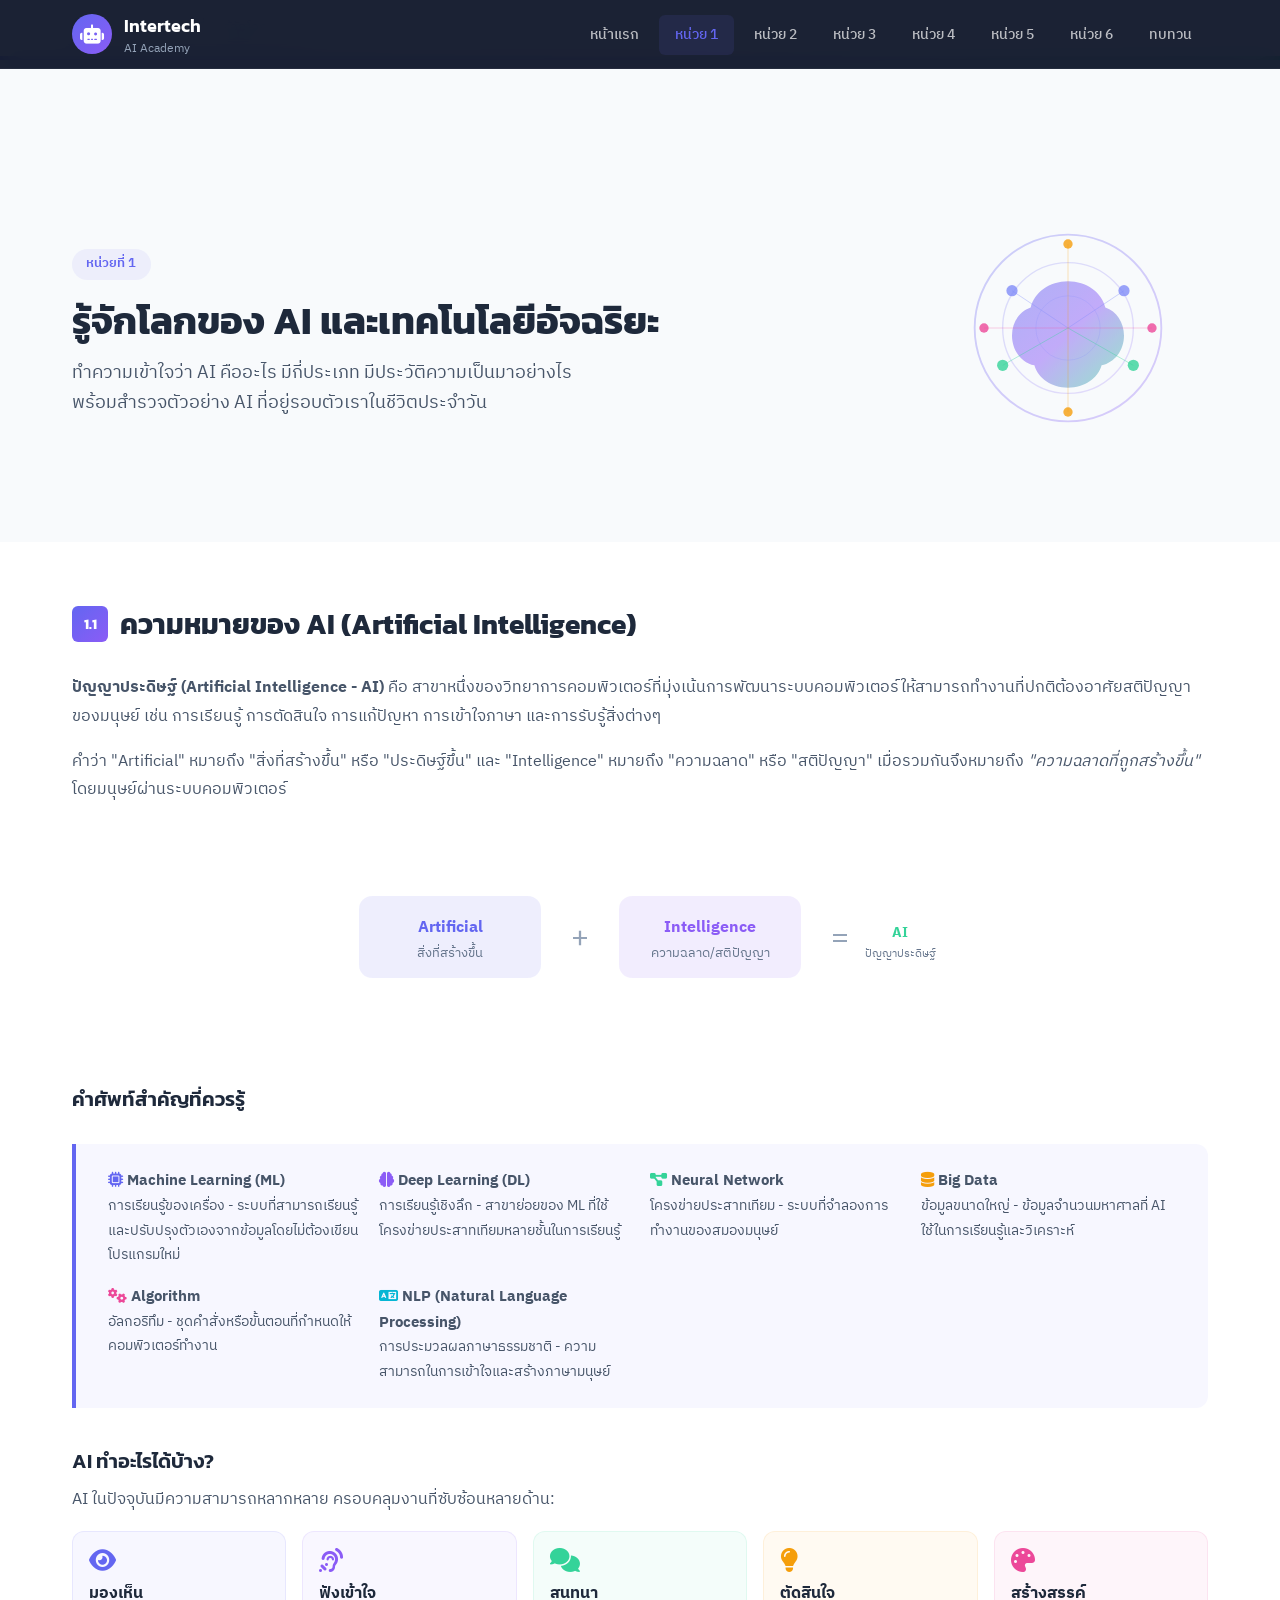
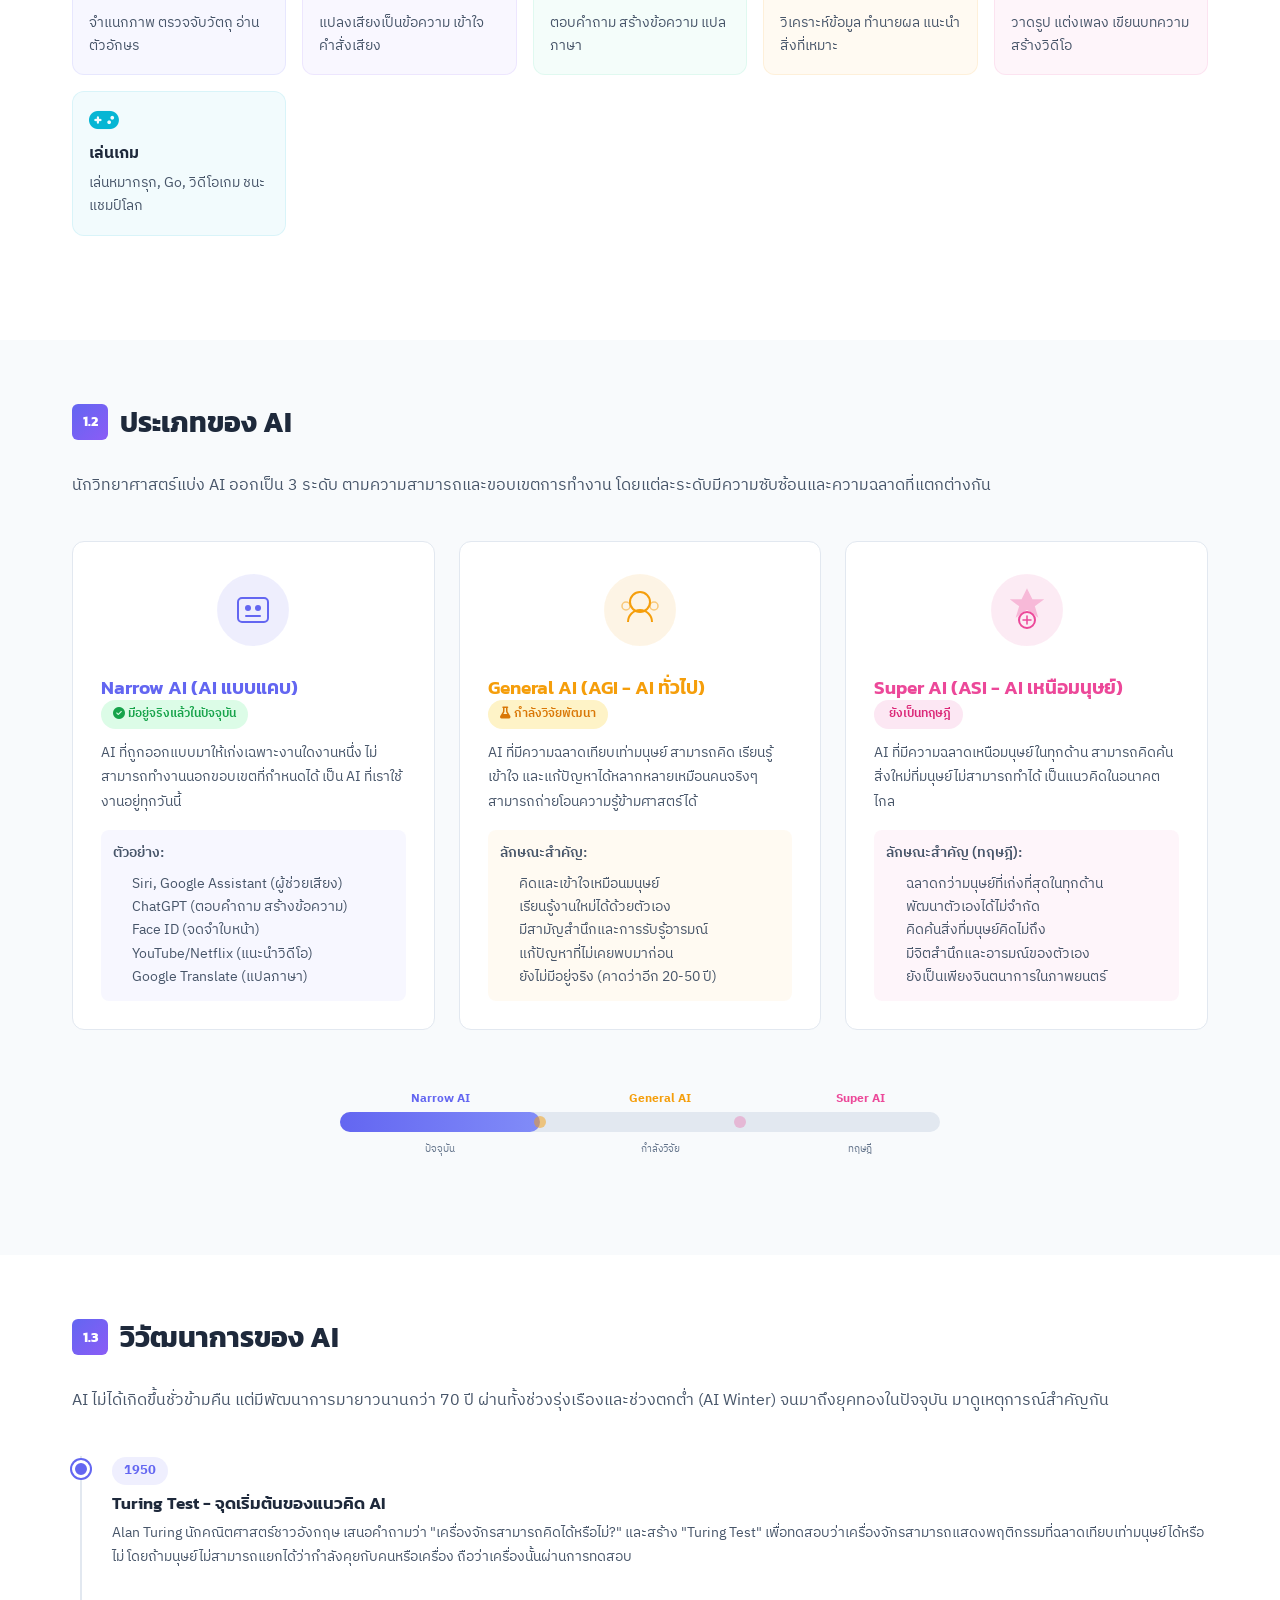
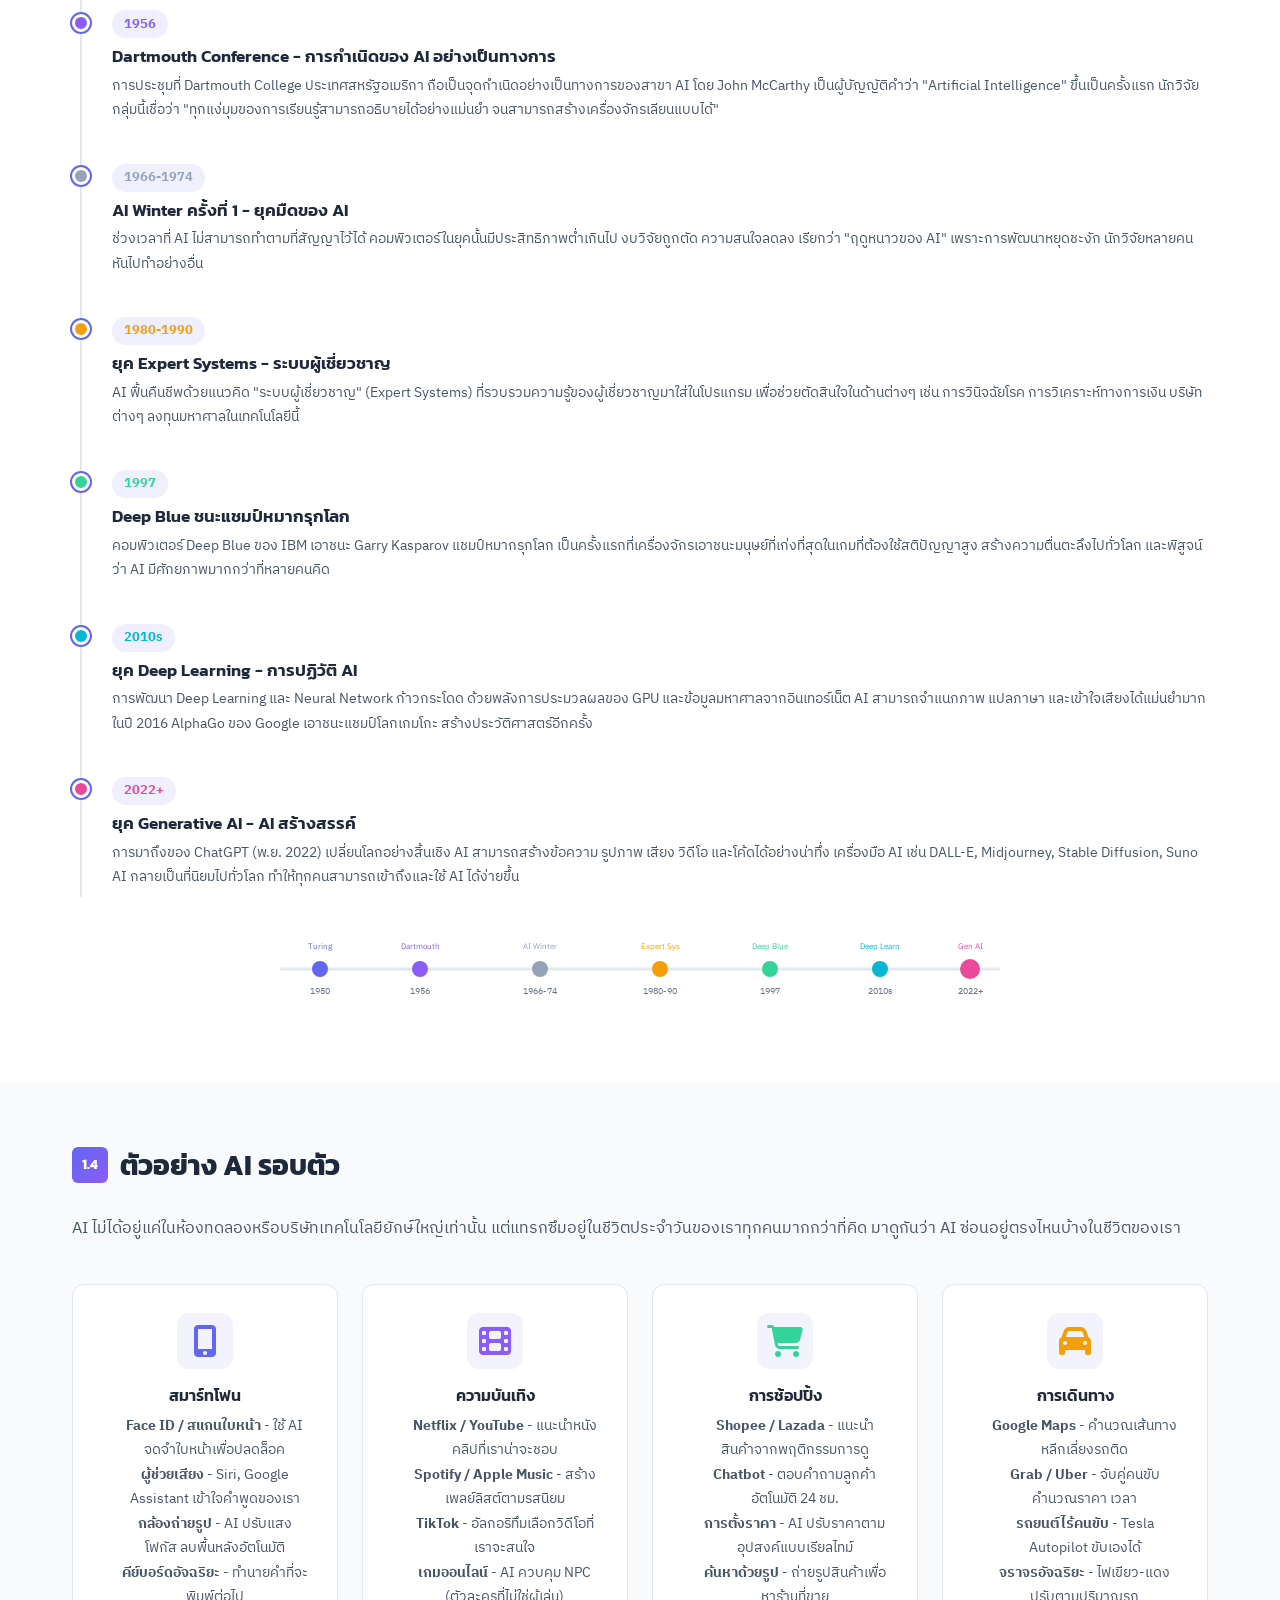
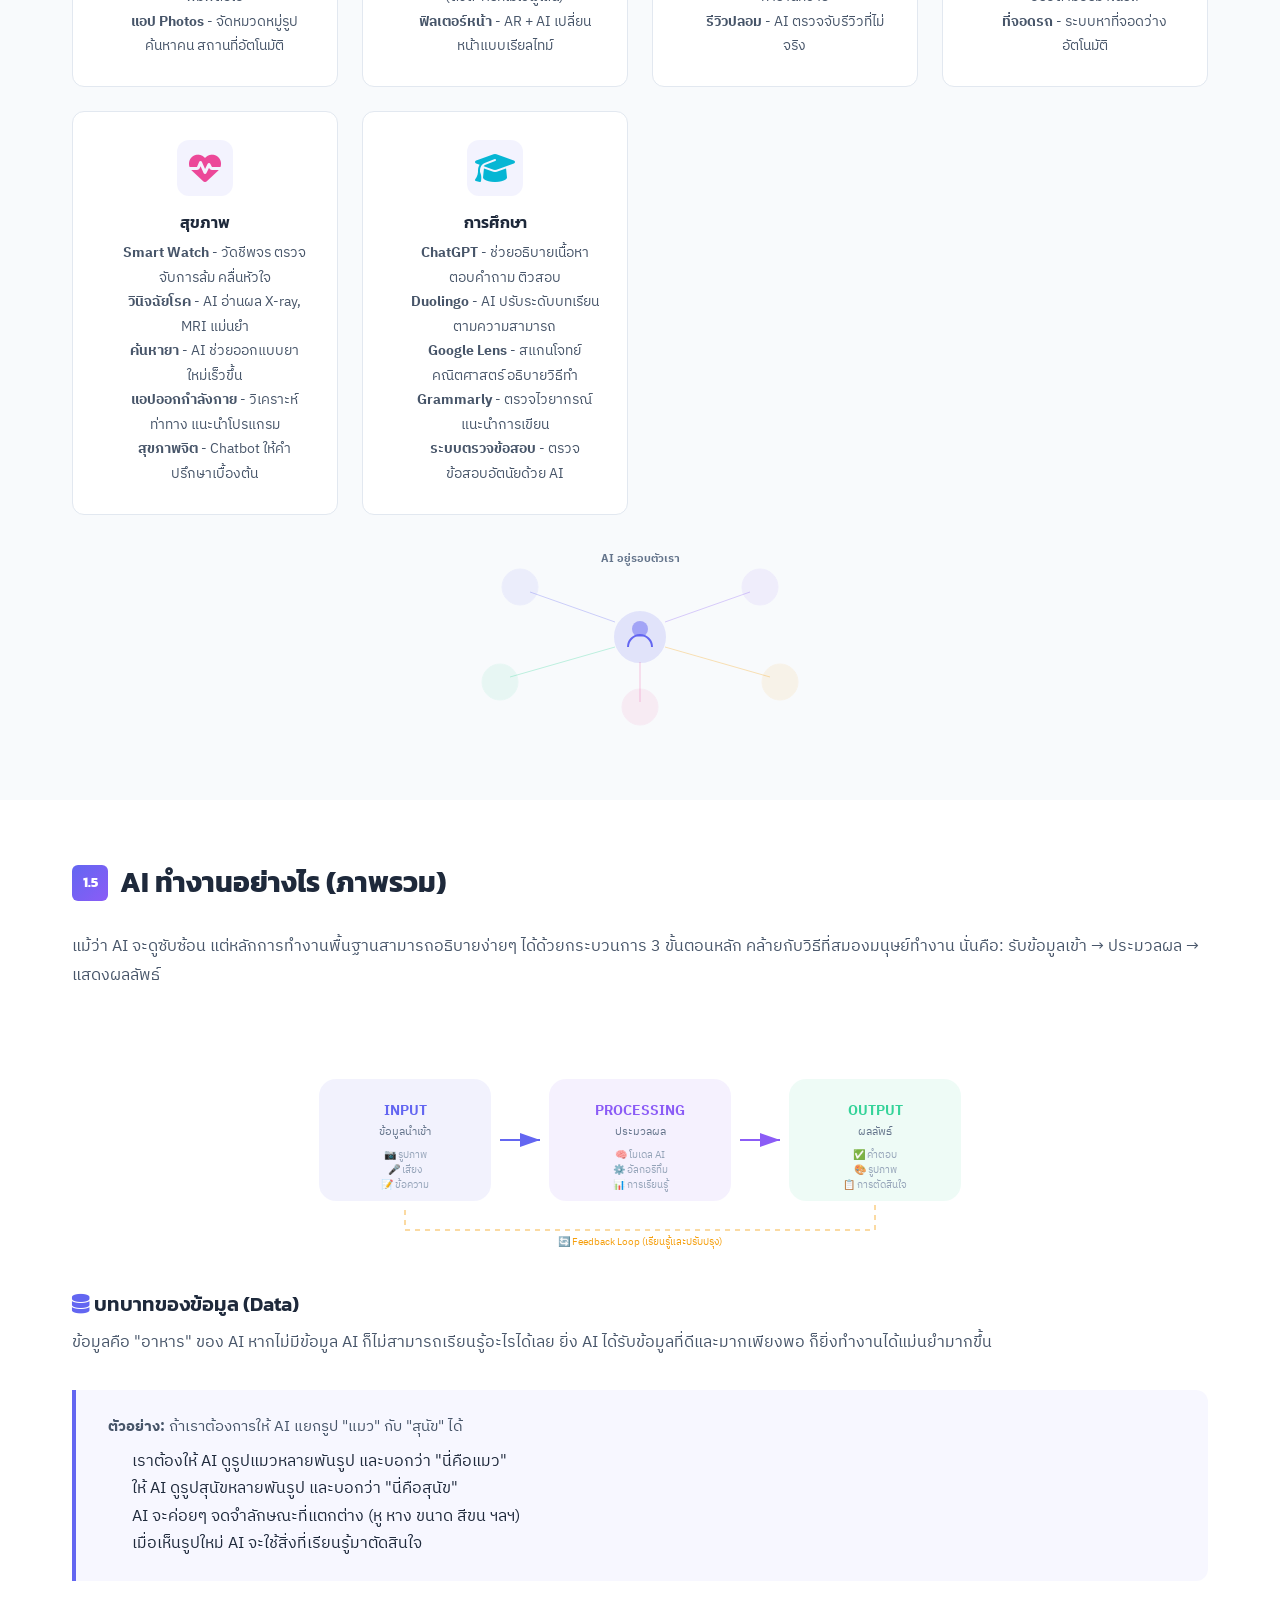
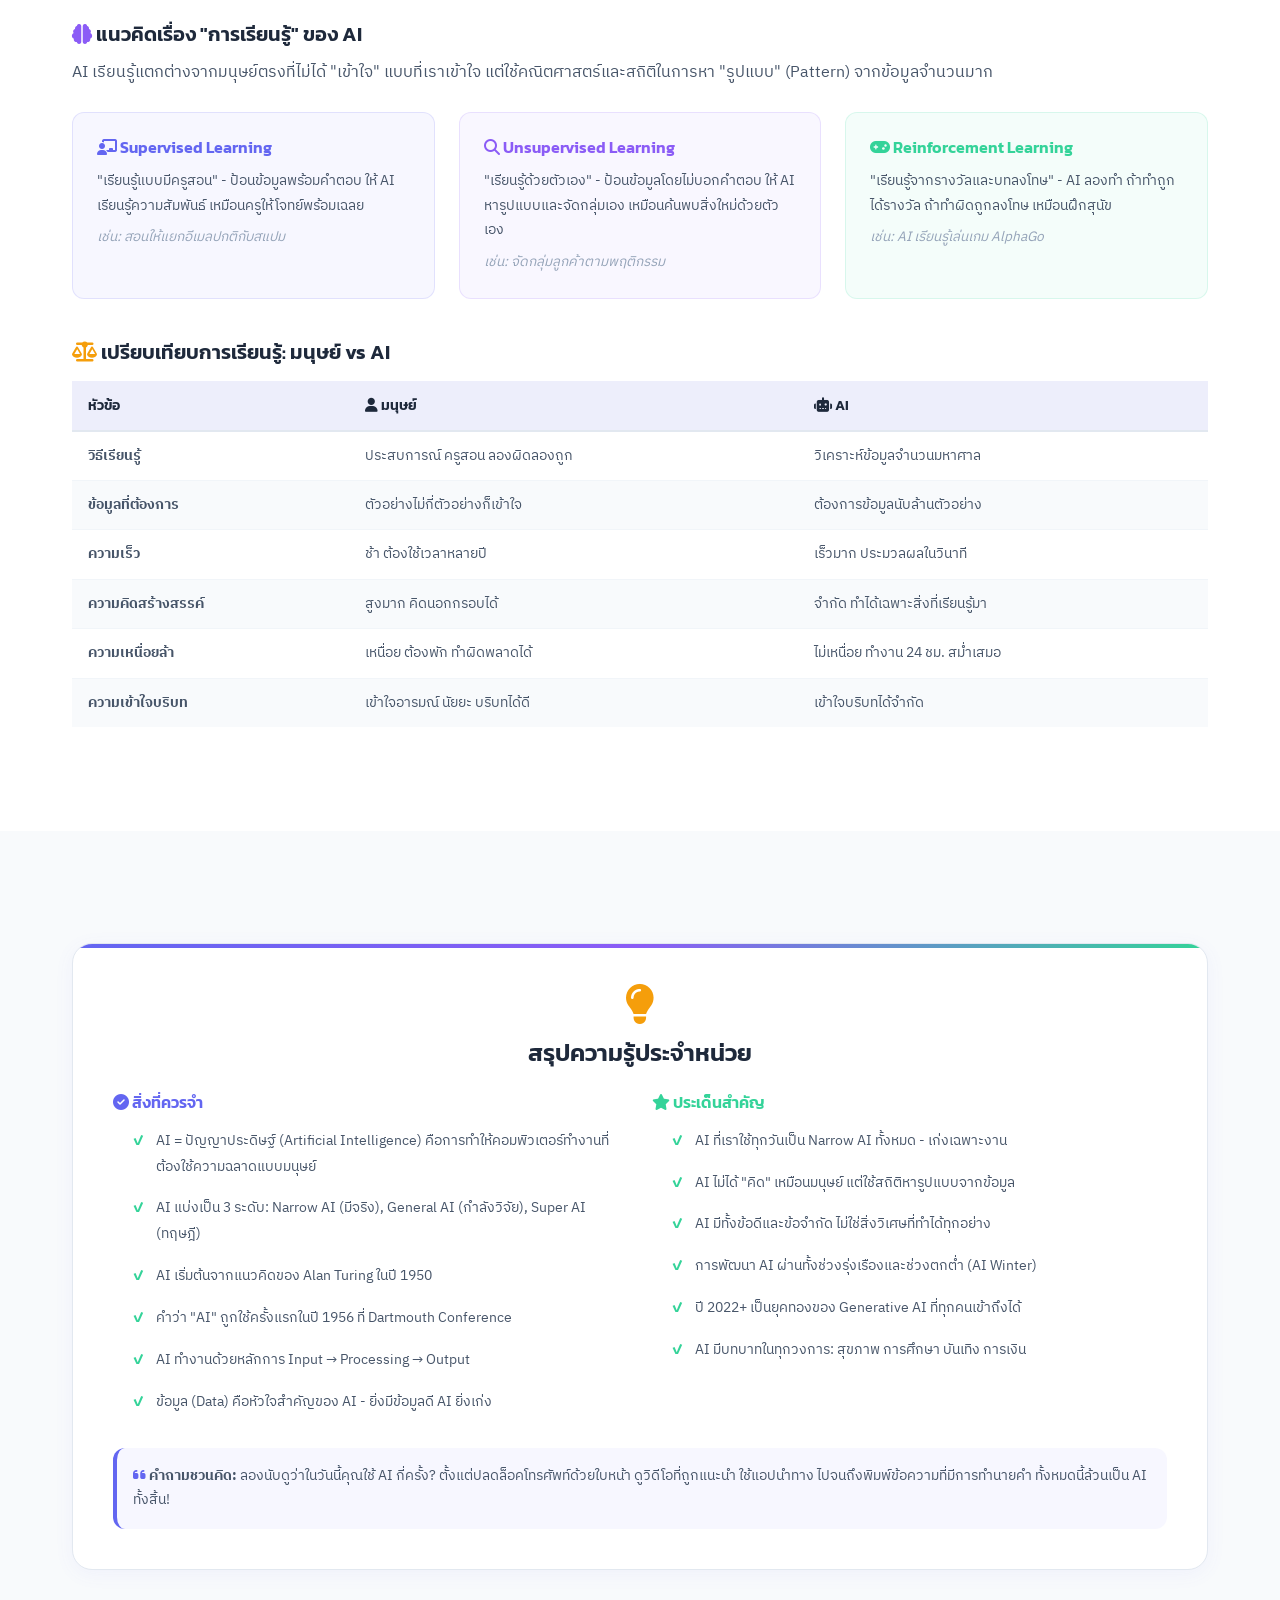
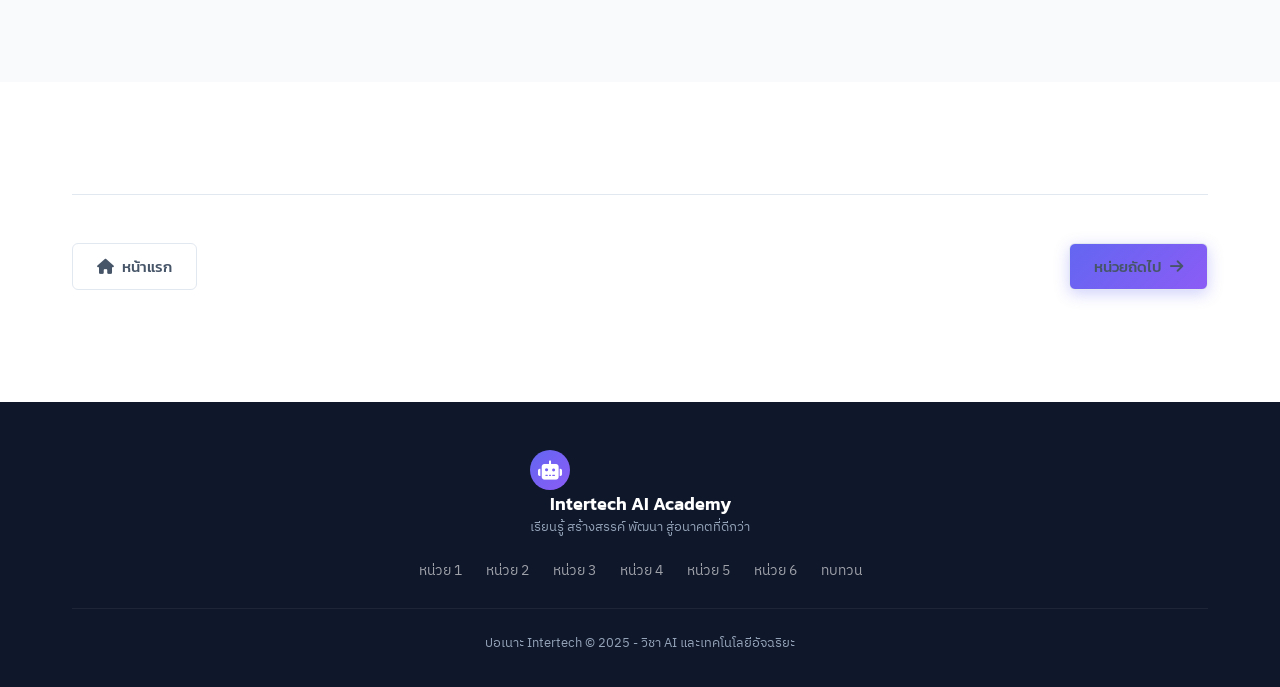
<file: pages/unit1.html>
<!DOCTYPE html>
<html lang="th">
<head>
    <meta charset="UTF-8">
    <meta name="viewport" content="width=device-width, initial-scale=1.0">
    <title>หน่วยที่ 1: รู้จักโลกของ AI - ปอเนาะ Intertech</title>
    <link rel="stylesheet" href="../style.css?v=3">
    <link href="https://fonts.googleapis.com/css2?family=Kanit:wght@300;400;500;600;700;800&family=IBM+Plex+Sans+Thai:wght@300;400;500;600;700&display=swap" rel="stylesheet">
    <link rel="stylesheet" href="https://cdnjs.cloudflare.com/ajax/libs/font-awesome/6.5.0/css/all.min.css">
</head>
<body>
    <!-- Navbar -->
    <nav class="navbar">
        <div class="container nav-container">
            <a href="../index.html" class="nav-brand">
                <div class="brand-icon"><i class="fas fa-robot"></i></div>
                <div class="brand-text">
                    <span class="brand-name">Intertech</span>
                    <span class="brand-sub">AI Academy</span>
                </div>
            </a>
            <button class="nav-toggle" id="navToggle">
                <span></span><span></span><span></span>
            </button>
            <ul class="nav-links" id="navLinks">
                <li><a href="../index.html">หน้าแรก</a></li>
                <li><a href="unit1.html" class="active">หน่วย 1</a></li>
                <li><a href="unit2.html">หน่วย 2</a></li>
                <li><a href="unit3.html">หน่วย 3</a></li>
                <li><a href="unit4.html">หน่วย 4</a></li>
                <li><a href="unit5.html">หน่วย 5</a></li>
                <li><a href="unit6.html">หน่วย 6</a></li>
                <li><a href="review.html">ทบทวน</a></li>
            </ul>
        </div>
    </nav>


    <!-- Breadcrumb -->
    <div class="container">
        <nav class="breadcrumb" style="padding: 1rem 0; font-size: 0.9rem;">
            <a href="../index.html" style="color: var(--primary); text-decoration: none;"><i class="fas fa-home"></i> หน้าแรก</a>
            <span style="margin: 0 0.5rem; color: var(--text-muted);">/</span>
            <span style="color: var(--text-secondary);">หน่วยที่ 1: รู้จักโลกของ AI</span>
        </nav>
    </div>

    <!-- Page Hero -->
    <header class="page-hero">
        <div class="container page-hero-content">
            <div style="flex: 1;">
                <span class="unit-badge" style="display: inline-block; margin-bottom: 1rem;">หน่วยที่ 1</span>
                <h1 class="page-title">รู้จักโลกของ AI และเทคโนโลยีอัจฉริยะ</h1>
                <p class="page-subtitle">ทำความเข้าใจว่า AI คืออะไร มีกี่ประเภท มีประวัติความเป็นมาอย่างไร พร้อมสำรวจตัวอย่าง AI ที่อยู่รอบตัวเราในชีวิตประจำวัน</p>
            </div>
            <div class="page-hero-illustration">
                <svg viewBox="0 0 300 300" fill="none" xmlns="http://www.w3.org/2000/svg">
                    <!-- AI Brain Network -->
                    <circle cx="150" cy="150" r="100" stroke="url(#heroGrad1)" stroke-width="2" opacity="0.3"/>
                    <circle cx="150" cy="150" r="70" stroke="url(#heroGrad1)" stroke-width="1.5" opacity="0.2"/>
                    <!-- Central brain -->
                    <path d="M150 100c-20 0-36 12-40 28-12 4-20 16-20 30 0 16 10 29 24 32 4 14 18 24 36 24s32-10 36-24c14-3 24-16 24-32 0-14-8-26-20-30-4-16-20-28-40-28z" fill="url(#heroGrad2)" opacity="0.5"/>
                    <!-- Neural connections -->
                    <circle cx="90" cy="110" r="6" fill="#818cf8" opacity="0.8"/>
                    <circle cx="210" cy="110" r="6" fill="#818cf8" opacity="0.8"/>
                    <circle cx="80" cy="190" r="6" fill="#34d399" opacity="0.8"/>
                    <circle cx="220" cy="190" r="6" fill="#34d399" opacity="0.8"/>
                    <circle cx="150" cy="60" r="5" fill="#f59e0b" opacity="0.8"/>
                    <circle cx="150" cy="240" r="5" fill="#f59e0b" opacity="0.8"/>
                    <circle cx="60" cy="150" r="5" fill="#ec4899" opacity="0.8"/>
                    <circle cx="240" cy="150" r="5" fill="#ec4899" opacity="0.8"/>
                    <!-- Connection lines -->
                    <line x1="90" y1="110" x2="150" y2="150" stroke="#818cf8" stroke-width="1" opacity="0.4"/>
                    <line x1="210" y1="110" x2="150" y2="150" stroke="#818cf8" stroke-width="1" opacity="0.4"/>
                    <line x1="80" y1="190" x2="150" y2="150" stroke="#34d399" stroke-width="1" opacity="0.4"/>
                    <line x1="220" y1="190" x2="150" y2="150" stroke="#34d399" stroke-width="1" opacity="0.4"/>
                    <line x1="150" y1="60" x2="150" y2="150" stroke="#f59e0b" stroke-width="1" opacity="0.3"/>
                    <line x1="150" y1="240" x2="150" y2="150" stroke="#f59e0b" stroke-width="1" opacity="0.3"/>
                    <line x1="60" y1="150" x2="150" y2="150" stroke="#ec4899" stroke-width="1" opacity="0.3"/>
                    <line x1="240" y1="150" x2="150" y2="150" stroke="#ec4899" stroke-width="1" opacity="0.3"/>
                    <!-- Pulsing rings -->
                    <circle cx="150" cy="150" r="30" stroke="#818cf8" stroke-width="1" opacity="0.3">
                        <animate attributeName="r" values="30;40;30" dur="3s" repeatCount="indefinite"/>
                        <animate attributeName="opacity" values="0.3;0.1;0.3" dur="3s" repeatCount="indefinite"/>
                    </circle>
                    <defs>
                        <linearGradient id="heroGrad1" x1="0%" y1="0%" x2="100%" y2="100%">
                            <stop offset="0%" style="stop-color:#6366f1"/>
                            <stop offset="100%" style="stop-color:#8b5cf6"/>
                        </linearGradient>
                        <linearGradient id="heroGrad2" x1="0%" y1="0%" x2="100%" y2="100%">
                            <stop offset="0%" style="stop-color:#6366f1"/>
                            <stop offset="50%" style="stop-color:#8b5cf6"/>
                            <stop offset="100%" style="stop-color:#34d399"/>
                        </linearGradient>
                    </defs>
                </svg>
            </div>
        </div>
    </header>


    <!-- Section 1.1: ความหมายของ AI -->
    <section class="content-section">
        <div class="container">
            <h2 class="section-title"><span class="section-number">1.1</span> ความหมายของ AI (Artificial Intelligence)</h2>
            
            <div class="content-block">
                <div class="content-text">
                    <p><strong>ปัญญาประดิษฐ์ (Artificial Intelligence - AI)</strong> คือ สาขาหนึ่งของวิทยาการคอมพิวเตอร์ที่มุ่งเน้นการพัฒนาระบบคอมพิวเตอร์ให้สามารถทำงานที่ปกติต้องอาศัยสติปัญญาของมนุษย์ เช่น การเรียนรู้ การตัดสินใจ การแก้ปัญหา การเข้าใจภาษา และการรับรู้สิ่งต่างๆ</p>
                    
                    <p>คำว่า "Artificial" หมายถึง "สิ่งที่สร้างขึ้น" หรือ "ประดิษฐ์ขึ้น" และ "Intelligence" หมายถึง "ความฉลาด" หรือ "สติปัญญา" เมื่อรวมกันจึงหมายถึง <em>"ความฉลาดที่ถูกสร้างขึ้น"</em> โดยมนุษย์ผ่านระบบคอมพิวเตอร์</p>
                </div>

                <!-- SVG Diagram: AI Definition -->
                <div style="text-align: center; margin: 2rem 0;">
                    <svg viewBox="0 0 600 200" fill="none" xmlns="http://www.w3.org/2000/svg" style="max-width: 600px; width: 100%;">
                        <!-- Artificial box -->
                        <rect x="20" y="60" width="180" height="80" rx="12" fill="#6366f1" opacity="0.1" stroke="#6366f1" stroke-width="2"/>
                        <text x="110" y="95" text-anchor="middle" font-size="16" font-weight="bold" fill="#6366f1">Artificial</text>
                        <text x="110" y="120" text-anchor="middle" font-size="13" fill="#64748b">สิ่งที่สร้างขึ้น</text>
                        <!-- Plus sign -->
                        <text x="240" y="110" text-anchor="middle" font-size="30" fill="#94a3b8">+</text>
                        <!-- Intelligence box -->
                        <rect x="280" y="60" width="180" height="80" rx="12" fill="#8b5cf6" opacity="0.1" stroke="#8b5cf6" stroke-width="2"/>
                        <text x="370" y="95" text-anchor="middle" font-size="16" font-weight="bold" fill="#8b5cf6">Intelligence</text>
                        <text x="370" y="120" text-anchor="middle" font-size="13" fill="#64748b">ความฉลาด/สติปัญญา</text>
                        <!-- Equals sign -->
                        <text x="500" y="110" text-anchor="middle" font-size="30" fill="#94a3b8">=</text>
                        <!-- Result -->
                        <text x="560" y="100" text-anchor="middle" font-size="14" font-weight="bold" fill="#34d399">AI</text>
                        <text x="560" y="120" text-anchor="middle" font-size="11" fill="#64748b">ปัญญาประดิษฐ์</text>
                    </svg>
                </div>
            </div>

            <div class="content-block">
                <h3>คำศัพท์สำคัญที่ควรรู้</h3>
                <div class="info-box">
                    <div style="display: grid; grid-template-columns: repeat(auto-fit, minmax(250px, 1fr)); gap: 1rem;">
                        <div>
                            <p><strong><i class="fas fa-microchip" style="color: #6366f1;"></i> Machine Learning (ML)</strong></p>
                            <p style="font-size: 0.9rem; color: var(--text-secondary);">การเรียนรู้ของเครื่อง - ระบบที่สามารถเรียนรู้และปรับปรุงตัวเองจากข้อมูลโดยไม่ต้องเขียนโปรแกรมใหม่</p>
                        </div>
                        <div>
                            <p><strong><i class="fas fa-brain" style="color: #8b5cf6;"></i> Deep Learning (DL)</strong></p>
                            <p style="font-size: 0.9rem; color: var(--text-secondary);">การเรียนรู้เชิงลึก - สาขาย่อยของ ML ที่ใช้โครงข่ายประสาทเทียมหลายชั้นในการเรียนรู้</p>
                        </div>
                        <div>
                            <p><strong><i class="fas fa-project-diagram" style="color: #34d399;"></i> Neural Network</strong></p>
                            <p style="font-size: 0.9rem; color: var(--text-secondary);">โครงข่ายประสาทเทียม - ระบบที่จำลองการทำงานของสมองมนุษย์</p>
                        </div>
                        <div>
                            <p><strong><i class="fas fa-database" style="color: #f59e0b;"></i> Big Data</strong></p>
                            <p style="font-size: 0.9rem; color: var(--text-secondary);">ข้อมูลขนาดใหญ่ - ข้อมูลจำนวนมหาศาลที่ AI ใช้ในการเรียนรู้และวิเคราะห์</p>
                        </div>
                        <div>
                            <p><strong><i class="fas fa-cogs" style="color: #ec4899;"></i> Algorithm</strong></p>
                            <p style="font-size: 0.9rem; color: var(--text-secondary);">อัลกอริทึม - ชุดคำสั่งหรือขั้นตอนที่กำหนดให้คอมพิวเตอร์ทำงาน</p>
                        </div>
                        <div>
                            <p><strong><i class="fas fa-language" style="color: #06b6d4;"></i> NLP (Natural Language Processing)</strong></p>
                            <p style="font-size: 0.9rem; color: var(--text-secondary);">การประมวลผลภาษาธรรมชาติ - ความสามารถในการเข้าใจและสร้างภาษามนุษย์</p>
                        </div>
                    </div>
                </div>
            </div>

            <div class="content-block">
                <h3>AI ทำอะไรได้บ้าง?</h3>
                <div class="content-text">
                    <p>AI ในปัจจุบันมีความสามารถหลากหลาย ครอบคลุมงานที่ซับซ้อนหลายด้าน:</p>
                </div>
                <div style="display: grid; grid-template-columns: repeat(auto-fit, minmax(200px, 1fr)); gap: 1rem; margin-top: 1rem;">
                    <div style="padding: 1rem; border-radius: 12px; background: rgba(99, 102, 241, 0.05); border: 1px solid rgba(99, 102, 241, 0.1);">
                        <i class="fas fa-eye" style="color: #6366f1; font-size: 1.5rem; margin-bottom: 0.5rem; display: block;"></i>
                        <strong>มองเห็น</strong>
                        <p style="font-size: 0.85rem; margin-top: 0.3rem; color: var(--text-secondary);">จำแนกภาพ ตรวจจับวัตถุ อ่านตัวอักษร</p>
                    </div>
                    <div style="padding: 1rem; border-radius: 12px; background: rgba(139, 92, 246, 0.05); border: 1px solid rgba(139, 92, 246, 0.1);">
                        <i class="fas fa-ear-listen" style="color: #8b5cf6; font-size: 1.5rem; margin-bottom: 0.5rem; display: block;"></i>
                        <strong>ฟังเข้าใจ</strong>
                        <p style="font-size: 0.85rem; margin-top: 0.3rem; color: var(--text-secondary);">แปลงเสียงเป็นข้อความ เข้าใจคำสั่งเสียง</p>
                    </div>
                    <div style="padding: 1rem; border-radius: 12px; background: rgba(52, 211, 153, 0.05); border: 1px solid rgba(52, 211, 153, 0.1);">
                        <i class="fas fa-comments" style="color: #34d399; font-size: 1.5rem; margin-bottom: 0.5rem; display: block;"></i>
                        <strong>สนทนา</strong>
                        <p style="font-size: 0.85rem; margin-top: 0.3rem; color: var(--text-secondary);">ตอบคำถาม สร้างข้อความ แปลภาษา</p>
                    </div>
                    <div style="padding: 1rem; border-radius: 12px; background: rgba(245, 158, 11, 0.05); border: 1px solid rgba(245, 158, 11, 0.1);">
                        <i class="fas fa-lightbulb" style="color: #f59e0b; font-size: 1.5rem; margin-bottom: 0.5rem; display: block;"></i>
                        <strong>ตัดสินใจ</strong>
                        <p style="font-size: 0.85rem; margin-top: 0.3rem; color: var(--text-secondary);">วิเคราะห์ข้อมูล ทำนายผล แนะนำสิ่งที่เหมาะ</p>
                    </div>
                    <div style="padding: 1rem; border-radius: 12px; background: rgba(236, 72, 153, 0.05); border: 1px solid rgba(236, 72, 153, 0.1);">
                        <i class="fas fa-palette" style="color: #ec4899; font-size: 1.5rem; margin-bottom: 0.5rem; display: block;"></i>
                        <strong>สร้างสรรค์</strong>
                        <p style="font-size: 0.85rem; margin-top: 0.3rem; color: var(--text-secondary);">วาดรูป แต่งเพลง เขียนบทความ สร้างวิดีโอ</p>
                    </div>
                    <div style="padding: 1rem; border-radius: 12px; background: rgba(6, 182, 212, 0.05); border: 1px solid rgba(6, 182, 212, 0.1);">
                        <i class="fas fa-gamepad" style="color: #06b6d4; font-size: 1.5rem; margin-bottom: 0.5rem; display: block;"></i>
                        <strong>เล่นเกม</strong>
                        <p style="font-size: 0.85rem; margin-top: 0.3rem; color: var(--text-secondary);">เล่นหมากรุก, Go, วิดีโอเกม ชนะแชมป์โลก</p>
                    </div>
                </div>
            </div>
        </div>
    </section>


    <!-- Section 1.2: ประเภทของ AI -->
    <section class="content-section" style="background: var(--bg-secondary, #f8fafc);">
        <div class="container">
            <h2 class="section-title"><span class="section-number">1.2</span> ประเภทของ AI</h2>
            
            <div class="content-block">
                <div class="content-text">
                    <p>นักวิทยาศาสตร์แบ่ง AI ออกเป็น 3 ระดับ ตามความสามารถและขอบเขตการทำงาน โดยแต่ละระดับมีความซับซ้อนและความฉลาดที่แตกต่างกัน</p>
                </div>
            </div>

            <div class="comparison-grid">
                <!-- Narrow AI -->
                <div class="comparison-card">
                    <div style="text-align: center; margin-bottom: 1rem;">
                        <svg viewBox="0 0 80 80" fill="none" style="width: 80px; height: 80px;">
                            <circle cx="40" cy="40" r="35" fill="#6366f1" opacity="0.1" stroke="#6366f1" stroke-width="2"/>
                            <rect x="25" y="28" width="30" height="24" rx="4" stroke="#6366f1" stroke-width="2"/>
                            <circle cx="35" cy="38" r="3" fill="#6366f1"/>
                            <circle cx="45" cy="38" r="3" fill="#6366f1"/>
                            <path d="M33 46h14" stroke="#6366f1" stroke-width="2" stroke-linecap="round"/>
                        </svg>
                    </div>
                    <h3 style="color: #6366f1;">Narrow AI (AI แบบแคบ)</h3>
                    <span style="display: inline-block; padding: 0.25rem 0.75rem; border-radius: 20px; font-size: 0.75rem; font-weight: 600; background: #dcfce7; color: #16a34a; margin-bottom: 0.75rem;">
                        <i class="fas fa-check-circle"></i> มีอยู่จริงแล้วในปัจจุบัน
                    </span>
                    <p>AI ที่ถูกออกแบบมาให้เก่งเฉพาะงานใดงานหนึ่ง ไม่สามารถทำงานนอกขอบเขตที่กำหนดได้ เป็น AI ที่เราใช้งานอยู่ทุกวันนี้</p>
                    <div style="margin-top: 1rem; padding: 0.75rem; background: rgba(99, 102, 241, 0.05); border-radius: 8px;">
                        <p style="font-size: 0.85rem; font-weight: 600; margin-bottom: 0.5rem;">ตัวอย่าง:</p>
                        <ul style="font-size: 0.85rem; padding-left: 1.2rem; color: var(--text-secondary);">
                            <li>Siri, Google Assistant (ผู้ช่วยเสียง)</li>
                            <li>ChatGPT (ตอบคำถาม สร้างข้อความ)</li>
                            <li>Face ID (จดจำใบหน้า)</li>
                            <li>YouTube/Netflix (แนะนำวิดีโอ)</li>
                            <li>Google Translate (แปลภาษา)</li>
                        </ul>
                    </div>
                </div>

                <!-- General AI -->
                <div class="comparison-card">
                    <div style="text-align: center; margin-bottom: 1rem;">
                        <svg viewBox="0 0 80 80" fill="none" style="width: 80px; height: 80px;">
                            <circle cx="40" cy="40" r="35" fill="#f59e0b" opacity="0.1" stroke="#f59e0b" stroke-width="2"/>
                            <circle cx="40" cy="32" r="10" stroke="#f59e0b" stroke-width="2"/>
                            <path d="M28 52c0-6.6 5.4-12 12-12s12 5.4 12 12" stroke="#f59e0b" stroke-width="2"/>
                            <circle cx="26" cy="36" r="4" stroke="#f59e0b" stroke-width="1.5" opacity="0.5"/>
                            <circle cx="54" cy="36" r="4" stroke="#f59e0b" stroke-width="1.5" opacity="0.5"/>
                        </svg>
                    </div>
                    <h3 style="color: #f59e0b;">General AI (AGI - AI ทั่วไป)</h3>
                    <span style="display: inline-block; padding: 0.25rem 0.75rem; border-radius: 20px; font-size: 0.75rem; font-weight: 600; background: #fef3c7; color: #d97706; margin-bottom: 0.75rem;">
                        <i class="fas fa-flask"></i> กำลังวิจัยพัฒนา
                    </span>
                    <p>AI ที่มีความฉลาดเทียบเท่ามนุษย์ สามารถคิด เรียนรู้ เข้าใจ และแก้ปัญหาได้หลากหลายเหมือนคนจริงๆ สามารถถ่ายโอนความรู้ข้ามศาสตร์ได้</p>
                    <div style="margin-top: 1rem; padding: 0.75rem; background: rgba(245, 158, 11, 0.05); border-radius: 8px;">
                        <p style="font-size: 0.85rem; font-weight: 600; margin-bottom: 0.5rem;">ลักษณะสำคัญ:</p>
                        <ul style="font-size: 0.85rem; padding-left: 1.2rem; color: var(--text-secondary);">
                            <li>คิดและเข้าใจเหมือนมนุษย์</li>
                            <li>เรียนรู้งานใหม่ได้ด้วยตัวเอง</li>
                            <li>มีสามัญสำนึกและการรับรู้อารมณ์</li>
                            <li>แก้ปัญหาที่ไม่เคยพบมาก่อน</li>
                            <li>ยังไม่มีอยู่จริง (คาดว่าอีก 20-50 ปี)</li>
                        </ul>
                    </div>
                </div>

                <!-- Super AI -->
                <div class="comparison-card">
                    <div style="text-align: center; margin-bottom: 1rem;">
                        <svg viewBox="0 0 80 80" fill="none" style="width: 80px; height: 80px;">
                            <circle cx="40" cy="40" r="35" fill="#ec4899" opacity="0.1" stroke="#ec4899" stroke-width="2"/>
                            <path d="M40 20l5 10h10l-8 6 3 10-10-7-10 7 3-10-8-6h10z" fill="#ec4899" opacity="0.3" stroke="#ec4899" stroke-width="1.5"/>
                            <circle cx="40" cy="50" r="8" stroke="#ec4899" stroke-width="2"/>
                            <path d="M36 50h8M40 46v8" stroke="#ec4899" stroke-width="1.5" stroke-linecap="round"/>
                        </svg>
                    </div>
                    <h3 style="color: #ec4899;">Super AI (ASI - AI เหนือมนุษย์)</h3>
                    <span style="display: inline-block; padding: 0.25rem 0.75rem; border-radius: 20px; font-size: 0.75rem; font-weight: 600; background: #fce7f3; color: #db2777; margin-bottom: 0.75rem;">
                        <i class="fas fa-crystal-ball"></i> ยังเป็นทฤษฎี
                    </span>
                    <p>AI ที่มีความฉลาดเหนือมนุษย์ในทุกด้าน สามารถคิดค้นสิ่งใหม่ที่มนุษย์ไม่สามารถทำได้ เป็นแนวคิดในอนาคตไกล</p>
                    <div style="margin-top: 1rem; padding: 0.75rem; background: rgba(236, 72, 153, 0.05); border-radius: 8px;">
                        <p style="font-size: 0.85rem; font-weight: 600; margin-bottom: 0.5rem;">ลักษณะสำคัญ (ทฤษฎี):</p>
                        <ul style="font-size: 0.85rem; padding-left: 1.2rem; color: var(--text-secondary);">
                            <li>ฉลาดกว่ามนุษย์ที่เก่งที่สุดในทุกด้าน</li>
                            <li>พัฒนาตัวเองได้ไม่จำกัด</li>
                            <li>คิดค้นสิ่งที่มนุษย์คิดไม่ถึง</li>
                            <li>มีจิตสำนึกและอารมณ์ของตัวเอง</li>
                            <li>ยังเป็นเพียงจินตนาการในภาพยนตร์</li>
                        </ul>
                    </div>
                </div>
            </div>

            <!-- AI Level Comparison SVG -->
            <div style="text-align: center; margin-top: 2rem;">
                <svg viewBox="0 0 700 120" fill="none" xmlns="http://www.w3.org/2000/svg" style="max-width: 700px; width: 100%;">
                    <!-- Level bar -->
                    <rect x="50" y="50" width="600" height="20" rx="10" fill="#e2e8f0"/>
                    <!-- Narrow AI progress -->
                    <rect x="50" y="50" width="200" height="20" rx="10" fill="url(#lvlGrad1)"/>
                    <!-- Labels -->
                    <text x="150" y="40" text-anchor="middle" font-size="12" font-weight="bold" fill="#6366f1">Narrow AI</text>
                    <text x="150" y="90" text-anchor="middle" font-size="10" fill="#64748b">ปัจจุบัน</text>
                    <text x="370" y="40" text-anchor="middle" font-size="12" font-weight="bold" fill="#f59e0b">General AI</text>
                    <text x="370" y="90" text-anchor="middle" font-size="10" fill="#64748b">กำลังวิจัย</text>
                    <text x="570" y="40" text-anchor="middle" font-size="12" font-weight="bold" fill="#ec4899">Super AI</text>
                    <text x="570" y="90" text-anchor="middle" font-size="10" fill="#64748b">ทฤษฎี</text>
                    <!-- Markers -->
                    <circle cx="250" cy="60" r="6" fill="#f59e0b" opacity="0.5"/>
                    <circle cx="450" cy="60" r="6" fill="#ec4899" opacity="0.3"/>
                    <defs>
                        <linearGradient id="lvlGrad1" x1="0%" y1="0%" x2="100%" y2="0%">
                            <stop offset="0%" style="stop-color:#6366f1"/>
                            <stop offset="100%" style="stop-color:#818cf8"/>
                        </linearGradient>
                    </defs>
                </svg>
            </div>
        </div>
    </section>


    <!-- Section 1.3: วิวัฒนาการของ AI -->
    <section class="content-section">
        <div class="container">
            <h2 class="section-title"><span class="section-number">1.3</span> วิวัฒนาการของ AI</h2>
            
            <div class="content-block">
                <div class="content-text">
                    <p>AI ไม่ได้เกิดขึ้นชั่วข้ามคืน แต่มีพัฒนาการมายาวนานกว่า 70 ปี ผ่านทั้งช่วงรุ่งเรืองและช่วงตกต่ำ (AI Winter) จนมาถึงยุคทองในปัจจุบัน มาดูเหตุการณ์สำคัญกัน</p>
                </div>
            </div>

            <div class="timeline">
                <!-- 1950 -->
                <div class="timeline-item">
                    <div class="timeline-marker" style="background: #6366f1;"></div>
                    <div class="timeline-content">
                        <span class="timeline-year" style="color: #6366f1; font-weight: 700;">1950</span>
                        <h4>Turing Test - จุดเริ่มต้นของแนวคิด AI</h4>
                        <p>Alan Turing นักคณิตศาสตร์ชาวอังกฤษ เสนอคำถามว่า "เครื่องจักรสามารถคิดได้หรือไม่?" และสร้าง "Turing Test" เพื่อทดสอบว่าเครื่องจักรสามารถแสดงพฤติกรรมที่ฉลาดเทียบเท่ามนุษย์ได้หรือไม่ โดยถ้ามนุษย์ไม่สามารถแยกได้ว่ากำลังคุยกับคนหรือเครื่อง ถือว่าเครื่องนั้นผ่านการทดสอบ</p>
                    </div>
                </div>

                <!-- 1956 -->
                <div class="timeline-item">
                    <div class="timeline-marker" style="background: #8b5cf6;"></div>
                    <div class="timeline-content">
                        <span class="timeline-year" style="color: #8b5cf6; font-weight: 700;">1956</span>
                        <h4>Dartmouth Conference - การกำเนิดของ AI อย่างเป็นทางการ</h4>
                        <p>การประชุมที่ Dartmouth College ประเทศสหรัฐอเมริกา ถือเป็นจุดกำเนิดอย่างเป็นทางการของสาขา AI โดย John McCarthy เป็นผู้บัญญัติคำว่า "Artificial Intelligence" ขึ้นเป็นครั้งแรก นักวิจัยกลุ่มนี้เชื่อว่า "ทุกแง่มุมของการเรียนรู้สามารถอธิบายได้อย่างแม่นยำ จนสามารถสร้างเครื่องจักรเลียนแบบได้"</p>
                    </div>
                </div>

                <!-- 1966-1974 -->
                <div class="timeline-item">
                    <div class="timeline-marker" style="background: #94a3b8;"></div>
                    <div class="timeline-content">
                        <span class="timeline-year" style="color: #94a3b8; font-weight: 700;">1966-1974</span>
                        <h4>AI Winter ครั้งที่ 1 - ยุคมืดของ AI</h4>
                        <p>ช่วงเวลาที่ AI ไม่สามารถทำตามที่สัญญาไว้ได้ คอมพิวเตอร์ในยุคนั้นมีประสิทธิภาพต่ำเกินไป งบวิจัยถูกตัด ความสนใจลดลง เรียกว่า "ฤดูหนาวของ AI" เพราะการพัฒนาหยุดชะงัก นักวิจัยหลายคนหันไปทำอย่างอื่น</p>
                    </div>
                </div>

                <!-- 1980-1990 -->
                <div class="timeline-item">
                    <div class="timeline-marker" style="background: #f59e0b;"></div>
                    <div class="timeline-content">
                        <span class="timeline-year" style="color: #f59e0b; font-weight: 700;">1980-1990</span>
                        <h4>ยุค Expert Systems - ระบบผู้เชี่ยวชาญ</h4>
                        <p>AI ฟื้นคืนชีพด้วยแนวคิด "ระบบผู้เชี่ยวชาญ" (Expert Systems) ที่รวบรวมความรู้ของผู้เชี่ยวชาญมาใส่ในโปรแกรม เพื่อช่วยตัดสินใจในด้านต่างๆ เช่น การวินิจฉัยโรค การวิเคราะห์ทางการเงิน บริษัทต่างๆ ลงทุนมหาศาลในเทคโนโลยีนี้</p>
                    </div>
                </div>

                <!-- 1997 -->
                <div class="timeline-item">
                    <div class="timeline-marker" style="background: #34d399;"></div>
                    <div class="timeline-content">
                        <span class="timeline-year" style="color: #34d399; font-weight: 700;">1997</span>
                        <h4>Deep Blue ชนะแชมป์หมากรุกโลก</h4>
                        <p>คอมพิวเตอร์ Deep Blue ของ IBM เอาชนะ Garry Kasparov แชมป์หมากรุกโลก เป็นครั้งแรกที่เครื่องจักรเอาชนะมนุษย์ที่เก่งที่สุดในเกมที่ต้องใช้สติปัญญาสูง สร้างความตื่นตะลึงไปทั่วโลก และพิสูจน์ว่า AI มีศักยภาพมากกว่าที่หลายคนคิด</p>
                    </div>
                </div>

                <!-- 2010s -->
                <div class="timeline-item">
                    <div class="timeline-marker" style="background: #06b6d4;"></div>
                    <div class="timeline-content">
                        <span class="timeline-year" style="color: #06b6d4; font-weight: 700;">2010s</span>
                        <h4>ยุค Deep Learning - การปฏิวัติ AI</h4>
                        <p>การพัฒนา Deep Learning และ Neural Network ก้าวกระโดด ด้วยพลังการประมวลผลของ GPU และข้อมูลมหาศาลจากอินเทอร์เน็ต AI สามารถจำแนกภาพ แปลภาษา และเข้าใจเสียงได้แม่นยำมาก ในปี 2016 AlphaGo ของ Google เอาชนะแชมป์โลกเกมโกะ สร้างประวัติศาสตร์อีกครั้ง</p>
                    </div>
                </div>

                <!-- 2022+ -->
                <div class="timeline-item">
                    <div class="timeline-marker" style="background: #ec4899;"></div>
                    <div class="timeline-content">
                        <span class="timeline-year" style="color: #ec4899; font-weight: 700;">2022+</span>
                        <h4>ยุค Generative AI - AI สร้างสรรค์</h4>
                        <p>การมาถึงของ ChatGPT (พ.ย. 2022) เปลี่ยนโลกอย่างสิ้นเชิง AI สามารถสร้างข้อความ รูปภาพ เสียง วิดีโอ และโค้ดได้อย่างน่าทึ่ง เครื่องมือ AI เช่น DALL-E, Midjourney, Stable Diffusion, Suno AI กลายเป็นที่นิยมไปทั่วโลก ทำให้ทุกคนสามารถเข้าถึงและใช้ AI ได้ง่ายขึ้น</p>
                    </div>
                </div>
            </div>

            <!-- Timeline SVG Summary -->
            <div style="text-align: center; margin-top: 2rem;">
                <svg viewBox="0 0 800 80" fill="none" xmlns="http://www.w3.org/2000/svg" style="max-width: 800px; width: 100%;">
                    <line x1="40" y1="40" x2="760" y2="40" stroke="#e2e8f0" stroke-width="3"/>
                    <!-- Dots -->
                    <circle cx="80" cy="40" r="8" fill="#6366f1"/>
                    <text x="80" y="65" text-anchor="middle" font-size="9" fill="#64748b">1950</text>
                    <circle cx="180" cy="40" r="8" fill="#8b5cf6"/>
                    <text x="180" y="65" text-anchor="middle" font-size="9" fill="#64748b">1956</text>
                    <circle cx="300" cy="40" r="8" fill="#94a3b8"/>
                    <text x="300" y="65" text-anchor="middle" font-size="9" fill="#64748b">1966-74</text>
                    <circle cx="420" cy="40" r="8" fill="#f59e0b"/>
                    <text x="420" y="65" text-anchor="middle" font-size="9" fill="#64748b">1980-90</text>
                    <circle cx="530" cy="40" r="8" fill="#34d399"/>
                    <text x="530" y="65" text-anchor="middle" font-size="9" fill="#64748b">1997</text>
                    <circle cx="640" cy="40" r="8" fill="#06b6d4"/>
                    <text x="640" y="65" text-anchor="middle" font-size="9" fill="#64748b">2010s</text>
                    <circle cx="730" cy="40" r="10" fill="#ec4899"/>
                    <text x="730" y="65" text-anchor="middle" font-size="9" fill="#64748b">2022+</text>
                    <!-- Labels on top -->
                    <text x="80" y="20" text-anchor="middle" font-size="8" fill="#6366f1">Turing</text>
                    <text x="180" y="20" text-anchor="middle" font-size="8" fill="#8b5cf6">Dartmouth</text>
                    <text x="300" y="20" text-anchor="middle" font-size="8" fill="#94a3b8">AI Winter</text>
                    <text x="420" y="20" text-anchor="middle" font-size="8" fill="#f59e0b">Expert Sys</text>
                    <text x="530" y="20" text-anchor="middle" font-size="8" fill="#34d399">Deep Blue</text>
                    <text x="640" y="20" text-anchor="middle" font-size="8" fill="#06b6d4">Deep Learn</text>
                    <text x="730" y="20" text-anchor="middle" font-size="8" fill="#ec4899">Gen AI</text>
                </svg>
            </div>
        </div>
    </section>


    <!-- Section 1.4: ตัวอย่าง AI รอบตัว -->
    <section class="content-section" style="background: var(--bg-secondary, #f8fafc);">
        <div class="container">
            <h2 class="section-title"><span class="section-number">1.4</span> ตัวอย่าง AI รอบตัว</h2>
            
            <div class="content-block">
                <div class="content-text">
                    <p>AI ไม่ได้อยู่แค่ในห้องทดลองหรือบริษัทเทคโนโลยียักษ์ใหญ่เท่านั้น แต่แทรกซึมอยู่ในชีวิตประจำวันของเราทุกคนมากกว่าที่คิด มาดูกันว่า AI ซ่อนอยู่ตรงไหนบ้างในชีวิตของเรา</p>
                </div>
            </div>

            <div class="example-grid">
                <!-- Smartphones -->
                <div class="example-card">
                    <div class="example-icon">
                        <i class="fas fa-mobile-alt" style="font-size: 2rem; color: #6366f1;"></i>
                    </div>
                    <h4>สมาร์ทโฟน</h4>
                    <ul style="font-size: 0.9rem; color: var(--text-secondary); padding-left: 1.2rem;">
                        <li><strong>Face ID / สแกนใบหน้า</strong> - ใช้ AI จดจำใบหน้าเพื่อปลดล็อค</li>
                        <li><strong>ผู้ช่วยเสียง</strong> - Siri, Google Assistant เข้าใจคำพูดของเรา</li>
                        <li><strong>กล้องถ่ายรูป</strong> - AI ปรับแสง โฟกัส ลบพื้นหลังอัตโนมัติ</li>
                        <li><strong>คีย์บอร์ดอัจฉริยะ</strong> - ทำนายคำที่จะพิมพ์ต่อไป</li>
                        <li><strong>แอป Photos</strong> - จัดหมวดหมู่รูป ค้นหาคน สถานที่อัตโนมัติ</li>
                    </ul>
                </div>

                <!-- Entertainment -->
                <div class="example-card">
                    <div class="example-icon">
                        <i class="fas fa-film" style="font-size: 2rem; color: #8b5cf6;"></i>
                    </div>
                    <h4>ความบันเทิง</h4>
                    <ul style="font-size: 0.9rem; color: var(--text-secondary); padding-left: 1.2rem;">
                        <li><strong>Netflix / YouTube</strong> - แนะนำหนัง คลิปที่เราน่าจะชอบ</li>
                        <li><strong>Spotify / Apple Music</strong> - สร้างเพลย์ลิสต์ตามรสนิยม</li>
                        <li><strong>TikTok</strong> - อัลกอริทึมเลือกวิดีโอที่เราจะสนใจ</li>
                        <li><strong>เกมออนไลน์</strong> - AI ควบคุม NPC (ตัวละครที่ไม่ใช่ผู้เล่น)</li>
                        <li><strong>ฟิลเตอร์หน้า</strong> - AR + AI เปลี่ยนหน้าแบบเรียลไทม์</li>
                    </ul>
                </div>

                <!-- Shopping -->
                <div class="example-card">
                    <div class="example-icon">
                        <i class="fas fa-shopping-cart" style="font-size: 2rem; color: #34d399;"></i>
                    </div>
                    <h4>การช้อปปิ้ง</h4>
                    <ul style="font-size: 0.9rem; color: var(--text-secondary); padding-left: 1.2rem;">
                        <li><strong>Shopee / Lazada</strong> - แนะนำสินค้าจากพฤติกรรมการดู</li>
                        <li><strong>Chatbot</strong> - ตอบคำถามลูกค้าอัตโนมัติ 24 ชม.</li>
                        <li><strong>การตั้งราคา</strong> - AI ปรับราคาตามอุปสงค์แบบเรียลไทม์</li>
                        <li><strong>ค้นหาด้วยรูป</strong> - ถ่ายรูปสินค้าเพื่อหาร้านที่ขาย</li>
                        <li><strong>รีวิวปลอม</strong> - AI ตรวจจับรีวิวที่ไม่จริง</li>
                    </ul>
                </div>

                <!-- Transportation -->
                <div class="example-card">
                    <div class="example-icon">
                        <i class="fas fa-car" style="font-size: 2rem; color: #f59e0b;"></i>
                    </div>
                    <h4>การเดินทาง</h4>
                    <ul style="font-size: 0.9rem; color: var(--text-secondary); padding-left: 1.2rem;">
                        <li><strong>Google Maps</strong> - คำนวณเส้นทาง หลีกเลี่ยงรถติด</li>
                        <li><strong>Grab / Uber</strong> - จับคู่คนขับ คำนวณราคา เวลา</li>
                        <li><strong>รถยนต์ไร้คนขับ</strong> - Tesla Autopilot ขับเองได้</li>
                        <li><strong>จราจรอัจฉริยะ</strong> - ไฟเขียว-แดงปรับตามปริมาณรถ</li>
                        <li><strong>ที่จอดรถ</strong> - ระบบหาที่จอดว่างอัตโนมัติ</li>
                    </ul>
                </div>

                <!-- Health -->
                <div class="example-card">
                    <div class="example-icon">
                        <i class="fas fa-heartbeat" style="font-size: 2rem; color: #ec4899;"></i>
                    </div>
                    <h4>สุขภาพ</h4>
                    <ul style="font-size: 0.9rem; color: var(--text-secondary); padding-left: 1.2rem;">
                        <li><strong>Smart Watch</strong> - วัดชีพจร ตรวจจับการล้ม คลื่นหัวใจ</li>
                        <li><strong>วินิจฉัยโรค</strong> - AI อ่านผล X-ray, MRI แม่นยำ</li>
                        <li><strong>ค้นหายา</strong> - AI ช่วยออกแบบยาใหม่เร็วขึ้น</li>
                        <li><strong>แอปออกกำลังกาย</strong> - วิเคราะห์ท่าทาง แนะนำโปรแกรม</li>
                        <li><strong>สุขภาพจิต</strong> - Chatbot ให้คำปรึกษาเบื้องต้น</li>
                    </ul>
                </div>

                <!-- Education -->
                <div class="example-card">
                    <div class="example-icon">
                        <i class="fas fa-graduation-cap" style="font-size: 2rem; color: #06b6d4;"></i>
                    </div>
                    <h4>การศึกษา</h4>
                    <ul style="font-size: 0.9rem; color: var(--text-secondary); padding-left: 1.2rem;">
                        <li><strong>ChatGPT</strong> - ช่วยอธิบายเนื้อหา ตอบคำถาม ติวสอบ</li>
                        <li><strong>Duolingo</strong> - AI ปรับระดับบทเรียนตามความสามารถ</li>
                        <li><strong>Google Lens</strong> - สแกนโจทย์คณิตศาสตร์ อธิบายวิธีทำ</li>
                        <li><strong>Grammarly</strong> - ตรวจไวยากรณ์ แนะนำการเขียน</li>
                        <li><strong>ระบบตรวจข้อสอบ</strong> - ตรวจข้อสอบอัตนัยด้วย AI</li>
                    </ul>
                </div>
            </div>

            <!-- Infographic SVG -->
            <div style="text-align: center; margin-top: 2rem;">
                <svg viewBox="0 0 500 180" fill="none" xmlns="http://www.w3.org/2000/svg" style="max-width: 500px; width: 100%;">
                    <!-- Center person -->
                    <circle cx="250" cy="90" r="25" fill="#6366f1" opacity="0.15" stroke="#6366f1" stroke-width="2"/>
                    <circle cx="250" cy="82" r="8" fill="#6366f1" opacity="0.5"/>
                    <path d="M238 100c0-6.6 5.4-12 12-12s12 5.4 12 12" stroke="#6366f1" stroke-width="2"/>
                    <!-- Surrounding icons with lines -->
                    <line x1="225" y1="75" x2="140" y2="45" stroke="#6366f1" stroke-width="1" opacity="0.3"/>
                    <circle cx="130" cy="40" r="18" fill="#6366f1" opacity="0.08" stroke="#6366f1" stroke-width="1"/>
                    <text x="130" y="44" text-anchor="middle" font-size="12">📱</text>
                    
                    <line x1="275" y1="75" x2="360" y2="45" stroke="#8b5cf6" stroke-width="1" opacity="0.3"/>
                    <circle cx="370" cy="40" r="18" fill="#8b5cf6" opacity="0.08" stroke="#8b5cf6" stroke-width="1"/>
                    <text x="370" y="44" text-anchor="middle" font-size="12">🎬</text>
                    
                    <line x1="225" y1="100" x2="120" y2="130" stroke="#34d399" stroke-width="1" opacity="0.3"/>
                    <circle cx="110" cy="135" r="18" fill="#34d399" opacity="0.08" stroke="#34d399" stroke-width="1"/>
                    <text x="110" y="139" text-anchor="middle" font-size="12">🛒</text>
                    
                    <line x1="275" y1="100" x2="380" y2="130" stroke="#f59e0b" stroke-width="1" opacity="0.3"/>
                    <circle cx="390" cy="135" r="18" fill="#f59e0b" opacity="0.08" stroke="#f59e0b" stroke-width="1"/>
                    <text x="390" y="139" text-anchor="middle" font-size="12">🚗</text>
                    
                    <line x1="250" y1="115" x2="250" y2="155" stroke="#ec4899" stroke-width="1" opacity="0.3"/>
                    <circle cx="250" cy="160" r="18" fill="#ec4899" opacity="0.08" stroke="#ec4899" stroke-width="1"/>
                    <text x="250" y="164" text-anchor="middle" font-size="12">💊</text>

                    <text x="250" y="15" text-anchor="middle" font-size="11" fill="#64748b" font-weight="bold">AI อยู่รอบตัวเรา</text>
                </svg>
            </div>
        </div>
    </section>


    <!-- Section 1.5: AI ทำงานอย่างไร -->
    <section class="content-section">
        <div class="container">
            <h2 class="section-title"><span class="section-number">1.5</span> AI ทำงานอย่างไร (ภาพรวม)</h2>
            
            <div class="content-block">
                <div class="content-text">
                    <p>แม้ว่า AI จะดูซับซ้อน แต่หลักการทำงานพื้นฐานสามารถอธิบายง่ายๆ ได้ด้วยกระบวนการ 3 ขั้นตอนหลัก คล้ายกับวิธีที่สมองมนุษย์ทำงาน นั่นคือ: รับข้อมูลเข้า → ประมวลผล → แสดงผลลัพธ์</p>
                </div>
            </div>

            <!-- Input-Process-Output Diagram -->
            <div style="text-align: center; margin: 2rem 0;">
                <svg viewBox="0 0 700 220" fill="none" xmlns="http://www.w3.org/2000/svg" style="max-width: 700px; width: 100%;">
                    <!-- Input Box -->
                    <rect x="30" y="50" width="170" height="120" rx="16" fill="#6366f1" opacity="0.08" stroke="#6366f1" stroke-width="2"/>
                    <text x="115" y="85" text-anchor="middle" font-size="14" font-weight="bold" fill="#6366f1">INPUT</text>
                    <text x="115" y="105" text-anchor="middle" font-size="11" fill="#64748b">ข้อมูลนำเข้า</text>
                    <text x="115" y="128" text-anchor="middle" font-size="10" fill="#94a3b8">📷 รูปภาพ</text>
                    <text x="115" y="143" text-anchor="middle" font-size="10" fill="#94a3b8">🎤 เสียง</text>
                    <text x="115" y="158" text-anchor="middle" font-size="10" fill="#94a3b8">📝 ข้อความ</text>
                    
                    <!-- Arrow 1 -->
                    <path d="M210 110 L250 110" stroke="#6366f1" stroke-width="2" marker-end="url(#arrowhead)"/>
                    
                    <!-- Processing Box -->
                    <rect x="260" y="50" width="180" height="120" rx="16" fill="#8b5cf6" opacity="0.08" stroke="#8b5cf6" stroke-width="2"/>
                    <text x="350" y="85" text-anchor="middle" font-size="14" font-weight="bold" fill="#8b5cf6">PROCESSING</text>
                    <text x="350" y="105" text-anchor="middle" font-size="11" fill="#64748b">ประมวลผล</text>
                    <text x="350" y="128" text-anchor="middle" font-size="10" fill="#94a3b8">🧠 โมเดล AI</text>
                    <text x="350" y="143" text-anchor="middle" font-size="10" fill="#94a3b8">⚙️ อัลกอริทึม</text>
                    <text x="350" y="158" text-anchor="middle" font-size="10" fill="#94a3b8">📊 การเรียนรู้</text>
                    
                    <!-- Arrow 2 -->
                    <path d="M450 110 L490 110" stroke="#8b5cf6" stroke-width="2" marker-end="url(#arrowhead2)"/>
                    
                    <!-- Output Box -->
                    <rect x="500" y="50" width="170" height="120" rx="16" fill="#34d399" opacity="0.08" stroke="#34d399" stroke-width="2"/>
                    <text x="585" y="85" text-anchor="middle" font-size="14" font-weight="bold" fill="#34d399">OUTPUT</text>
                    <text x="585" y="105" text-anchor="middle" font-size="11" fill="#64748b">ผลลัพธ์</text>
                    <text x="585" y="128" text-anchor="middle" font-size="10" fill="#94a3b8">✅ คำตอบ</text>
                    <text x="585" y="143" text-anchor="middle" font-size="10" fill="#94a3b8">🎨 รูปภาพ</text>
                    <text x="585" y="158" text-anchor="middle" font-size="10" fill="#94a3b8">📋 การตัดสินใจ</text>

                    <!-- Feedback loop -->
                    <path d="M585 175 L585 200 L115 200 L115 175" stroke="#f59e0b" stroke-width="1.5" stroke-dasharray="5,5" opacity="0.5"/>
                    <text x="350" y="215" text-anchor="middle" font-size="10" fill="#f59e0b">🔄 Feedback Loop (เรียนรู้และปรับปรุง)</text>

                    <defs>
                        <marker id="arrowhead" markerWidth="10" markerHeight="7" refX="10" refY="3.5" orient="auto">
                            <polygon points="0 0, 10 3.5, 0 7" fill="#6366f1"/>
                        </marker>
                        <marker id="arrowhead2" markerWidth="10" markerHeight="7" refX="10" refY="3.5" orient="auto">
                            <polygon points="0 0, 10 3.5, 0 7" fill="#8b5cf6"/>
                        </marker>
                    </defs>
                </svg>
            </div>

            <div class="content-block">
                <h3><i class="fas fa-database" style="color: #6366f1;"></i> บทบาทของข้อมูล (Data)</h3>
                <div class="content-text">
                    <p>ข้อมูลคือ "อาหาร" ของ AI หากไม่มีข้อมูล AI ก็ไม่สามารถเรียนรู้อะไรได้เลย ยิ่ง AI ได้รับข้อมูลที่ดีและมากเพียงพอ ก็ยิ่งทำงานได้แม่นยำมากขึ้น</p>
                </div>
                <div class="info-box">
                    <p><strong>ตัวอย่าง:</strong> ถ้าเราต้องการให้ AI แยกรูป "แมว" กับ "สุนัข" ได้</p>
                    <ul style="padding-left: 1.5rem; margin-top: 0.5rem;">
                        <li>เราต้องให้ AI ดูรูปแมวหลายพันรูป และบอกว่า "นี่คือแมว"</li>
                        <li>ให้ AI ดูรูปสุนัขหลายพันรูป และบอกว่า "นี่คือสุนัข"</li>
                        <li>AI จะค่อยๆ จดจำลักษณะที่แตกต่าง (หู หาง ขนาด สีขน ฯลฯ)</li>
                        <li>เมื่อเห็นรูปใหม่ AI จะใช้สิ่งที่เรียนรู้มาตัดสินใจ</li>
                    </ul>
                </div>
            </div>

            <div class="content-block">
                <h3><i class="fas fa-brain" style="color: #8b5cf6;"></i> แนวคิดเรื่อง "การเรียนรู้" ของ AI</h3>
                <div class="content-text">
                    <p>AI เรียนรู้แตกต่างจากมนุษย์ตรงที่ไม่ได้ "เข้าใจ" แบบที่เราเข้าใจ แต่ใช้คณิตศาสตร์และสถิติในการหา "รูปแบบ" (Pattern) จากข้อมูลจำนวนมาก</p>
                </div>

                <!-- Learning types comparison -->
                <div style="display: grid; grid-template-columns: repeat(auto-fit, minmax(280px, 1fr)); gap: 1.5rem; margin-top: 1.5rem;">
                    <div style="padding: 1.5rem; border-radius: 12px; background: rgba(99, 102, 241, 0.05); border: 1px solid rgba(99, 102, 241, 0.15);">
                        <h4 style="color: #6366f1; margin-bottom: 0.75rem;"><i class="fas fa-chalkboard-teacher"></i> Supervised Learning</h4>
                        <p style="font-size: 0.9rem; color: var(--text-secondary);">"เรียนรู้แบบมีครูสอน" - ป้อนข้อมูลพร้อมคำตอบ ให้ AI เรียนรู้ความสัมพันธ์ เหมือนครูให้โจทย์พร้อมเฉลย</p>
                        <p style="font-size: 0.85rem; color: var(--text-muted); margin-top: 0.5rem;"><em>เช่น: สอนให้แยกอีเมลปกติกับสแปม</em></p>
                    </div>
                    <div style="padding: 1.5rem; border-radius: 12px; background: rgba(139, 92, 246, 0.05); border: 1px solid rgba(139, 92, 246, 0.15);">
                        <h4 style="color: #8b5cf6; margin-bottom: 0.75rem;"><i class="fas fa-search"></i> Unsupervised Learning</h4>
                        <p style="font-size: 0.9rem; color: var(--text-secondary);">"เรียนรู้ด้วยตัวเอง" - ป้อนข้อมูลโดยไม่บอกคำตอบ ให้ AI หารูปแบบและจัดกลุ่มเอง เหมือนค้นพบสิ่งใหม่ด้วยตัวเอง</p>
                        <p style="font-size: 0.85rem; color: var(--text-muted); margin-top: 0.5rem;"><em>เช่น: จัดกลุ่มลูกค้าตามพฤติกรรม</em></p>
                    </div>
                    <div style="padding: 1.5rem; border-radius: 12px; background: rgba(52, 211, 153, 0.05); border: 1px solid rgba(52, 211, 153, 0.15);">
                        <h4 style="color: #34d399; margin-bottom: 0.75rem;"><i class="fas fa-gamepad"></i> Reinforcement Learning</h4>
                        <p style="font-size: 0.9rem; color: var(--text-secondary);">"เรียนรู้จากรางวัลและบทลงโทษ" - AI ลองทำ ถ้าทำถูกได้รางวัล ถ้าทำผิดถูกลงโทษ เหมือนฝึกสุนัข</p>
                        <p style="font-size: 0.85rem; color: var(--text-muted); margin-top: 0.5rem;"><em>เช่น: AI เรียนรู้เล่นเกม AlphaGo</em></p>
                    </div>
                </div>
            </div>

            <!-- Human vs AI comparison -->
            <div class="content-block">
                <h3><i class="fas fa-balance-scale" style="color: #f59e0b;"></i> เปรียบเทียบการเรียนรู้: มนุษย์ vs AI</h3>
                <div style="overflow-x: auto; margin-top: 1rem;">
                    <table style="width: 100%; border-collapse: collapse; font-size: 0.9rem;">
                        <thead>
                            <tr style="background: rgba(99, 102, 241, 0.08);">
                                <th style="padding: 0.75rem 1rem; text-align: left; border-bottom: 2px solid #e2e8f0;">หัวข้อ</th>
                                <th style="padding: 0.75rem 1rem; text-align: left; border-bottom: 2px solid #e2e8f0;"><i class="fas fa-user"></i> มนุษย์</th>
                                <th style="padding: 0.75rem 1rem; text-align: left; border-bottom: 2px solid #e2e8f0;"><i class="fas fa-robot"></i> AI</th>
                            </tr>
                        </thead>
                        <tbody>
                            <tr>
                                <td style="padding: 0.75rem 1rem; border-bottom: 1px solid #f1f5f9;"><strong>วิธีเรียนรู้</strong></td>
                                <td style="padding: 0.75rem 1rem; border-bottom: 1px solid #f1f5f9;">ประสบการณ์ ครูสอน ลองผิดลองถูก</td>
                                <td style="padding: 0.75rem 1rem; border-bottom: 1px solid #f1f5f9;">วิเคราะห์ข้อมูลจำนวนมหาศาล</td>
                            </tr>
                            <tr>
                                <td style="padding: 0.75rem 1rem; border-bottom: 1px solid #f1f5f9;"><strong>ข้อมูลที่ต้องการ</strong></td>
                                <td style="padding: 0.75rem 1rem; border-bottom: 1px solid #f1f5f9;">ตัวอย่างไม่กี่ตัวอย่างก็เข้าใจ</td>
                                <td style="padding: 0.75rem 1rem; border-bottom: 1px solid #f1f5f9;">ต้องการข้อมูลนับล้านตัวอย่าง</td>
                            </tr>
                            <tr>
                                <td style="padding: 0.75rem 1rem; border-bottom: 1px solid #f1f5f9;"><strong>ความเร็ว</strong></td>
                                <td style="padding: 0.75rem 1rem; border-bottom: 1px solid #f1f5f9;">ช้า ต้องใช้เวลาหลายปี</td>
                                <td style="padding: 0.75rem 1rem; border-bottom: 1px solid #f1f5f9;">เร็วมาก ประมวลผลในวินาที</td>
                            </tr>
                            <tr>
                                <td style="padding: 0.75rem 1rem; border-bottom: 1px solid #f1f5f9;"><strong>ความคิดสร้างสรรค์</strong></td>
                                <td style="padding: 0.75rem 1rem; border-bottom: 1px solid #f1f5f9;">สูงมาก คิดนอกกรอบได้</td>
                                <td style="padding: 0.75rem 1rem; border-bottom: 1px solid #f1f5f9;">จำกัด ทำได้เฉพาะสิ่งที่เรียนรู้มา</td>
                            </tr>
                            <tr>
                                <td style="padding: 0.75rem 1rem; border-bottom: 1px solid #f1f5f9;"><strong>ความเหนื่อยล้า</strong></td>
                                <td style="padding: 0.75rem 1rem; border-bottom: 1px solid #f1f5f9;">เหนื่อย ต้องพัก ทำผิดพลาดได้</td>
                                <td style="padding: 0.75rem 1rem; border-bottom: 1px solid #f1f5f9;">ไม่เหนื่อย ทำงาน 24 ชม. สม่ำเสมอ</td>
                            </tr>
                            <tr>
                                <td style="padding: 0.75rem 1rem;"><strong>ความเข้าใจบริบท</strong></td>
                                <td style="padding: 0.75rem 1rem;">เข้าใจอารมณ์ นัยยะ บริบทได้ดี</td>
                                <td style="padding: 0.75rem 1rem;">เข้าใจบริบทได้จำกัด</td>
                            </tr>
                        </tbody>
                    </table>
                </div>
            </div>
        </div>
    </section>


    <!-- Knowledge Summary -->
    <section class="content-section" style="background: var(--bg-secondary, #f8fafc);">
        <div class="container">
            <div class="knowledge-summary">
                <div style="text-align: center; margin-bottom: 1.5rem;">
                    <i class="fas fa-lightbulb" style="font-size: 2.5rem; color: #f59e0b;"></i>
                    <h2 style="margin-top: 0.5rem; color: var(--text-primary);">สรุปความรู้ประจำหน่วย</h2>
                </div>
                
                <div style="display: grid; grid-template-columns: repeat(auto-fit, minmax(280px, 1fr)); gap: 1.5rem;">
                    <div>
                        <h4 style="color: #6366f1; margin-bottom: 0.5rem;"><i class="fas fa-check-circle"></i> สิ่งที่ควรจำ</h4>
                        <ul style="padding-left: 1.2rem; font-size: 0.9rem; color: var(--text-secondary); line-height: 1.8;">
                            <li>AI = ปัญญาประดิษฐ์ (Artificial Intelligence) คือการทำให้คอมพิวเตอร์ทำงานที่ต้องใช้ความฉลาดแบบมนุษย์</li>
                            <li>AI แบ่งเป็น 3 ระดับ: Narrow AI (มีจริง), General AI (กำลังวิจัย), Super AI (ทฤษฎี)</li>
                            <li>AI เริ่มต้นจากแนวคิดของ Alan Turing ในปี 1950</li>
                            <li>คำว่า "AI" ถูกใช้ครั้งแรกในปี 1956 ที่ Dartmouth Conference</li>
                            <li>AI ทำงานด้วยหลักการ Input → Processing → Output</li>
                            <li>ข้อมูล (Data) คือหัวใจสำคัญของ AI - ยิ่งมีข้อมูลดี AI ยิ่งเก่ง</li>
                        </ul>
                    </div>
                    <div>
                        <h4 style="color: #34d399; margin-bottom: 0.5rem;"><i class="fas fa-star"></i> ประเด็นสำคัญ</h4>
                        <ul style="padding-left: 1.2rem; font-size: 0.9rem; color: var(--text-secondary); line-height: 1.8;">
                            <li>AI ที่เราใช้ทุกวันเป็น Narrow AI ทั้งหมด - เก่งเฉพาะงาน</li>
                            <li>AI ไม่ได้ "คิด" เหมือนมนุษย์ แต่ใช้สถิติหารูปแบบจากข้อมูล</li>
                            <li>AI มีทั้งข้อดีและข้อจำกัด ไม่ใช่สิ่งวิเศษที่ทำได้ทุกอย่าง</li>
                            <li>การพัฒนา AI ผ่านทั้งช่วงรุ่งเรืองและช่วงตกต่ำ (AI Winter)</li>
                            <li>ปี 2022+ เป็นยุคทองของ Generative AI ที่ทุกคนเข้าถึงได้</li>
                            <li>AI มีบทบาทในทุกวงการ: สุขภาพ การศึกษา บันเทิง การเงิน</li>
                        </ul>
                    </div>
                </div>

                <div style="margin-top: 1.5rem; padding: 1rem; background: rgba(99, 102, 241, 0.05); border-radius: 12px; border-left: 4px solid #6366f1;">
                    <p style="font-size: 0.9rem; color: var(--text-secondary);"><i class="fas fa-quote-left" style="color: #6366f1;"></i> <strong>คำถามชวนคิด:</strong> ลองนับดูว่าในวันนี้คุณใช้ AI กี่ครั้ง? ตั้งแต่ปลดล็อคโทรศัพท์ด้วยใบหน้า ดูวิดีโอที่ถูกแนะนำ ใช้แอปนำทาง ไปจนถึงพิมพ์ข้อความที่มีการทำนายคำ ทั้งหมดนี้ล้วนเป็น AI ทั้งสิ้น!</p>
                </div>
            </div>
        </div>
    </section>

    <!-- Page Navigation -->
    <section class="content-section">
        <div class="container">
            <div class="page-nav">
                <a href="../index.html" class="btn btn-outline">
                    <i class="fas fa-home"></i> หน้าแรก
                </a>
                <a href="unit2.html" class="btn btn-primary">
                    หน่วยถัดไป <i class="fas fa-arrow-right"></i>
                </a>
            </div>
        </div>
    </section>

    <!-- Footer -->
    <footer class="footer">
        <div class="container footer-content">
            <div class="footer-brand">
                <div class="brand-icon"><i class="fas fa-robot"></i></div>
                <div>
                    <div class="brand-name">Intertech AI Academy</div>
                    <div class="brand-sub">เรียนรู้ สร้างสรรค์ พัฒนา สู่อนาคตที่ดีกว่า</div>
                </div>
            </div>
            <div class="footer-links">
                <a href="unit1.html">หน่วย 1</a>
                <a href="unit2.html">หน่วย 2</a>
                <a href="unit3.html">หน่วย 3</a>
                <a href="unit4.html">หน่วย 4</a>
                <a href="unit5.html">หน่วย 5</a>
                <a href="unit6.html">หน่วย 6</a>
                <a href="review.html">ทบทวน</a>
            </div>
            <div class="footer-copy">
                <p>ปอเนาะ Intertech &copy; 2025 - วิชา AI และเทคโนโลยีอัจฉริยะ</p>
            </div>
        </div>
    </footer>

    <script src="../script.js?v=3"></script>
</body>
</html>
</file>
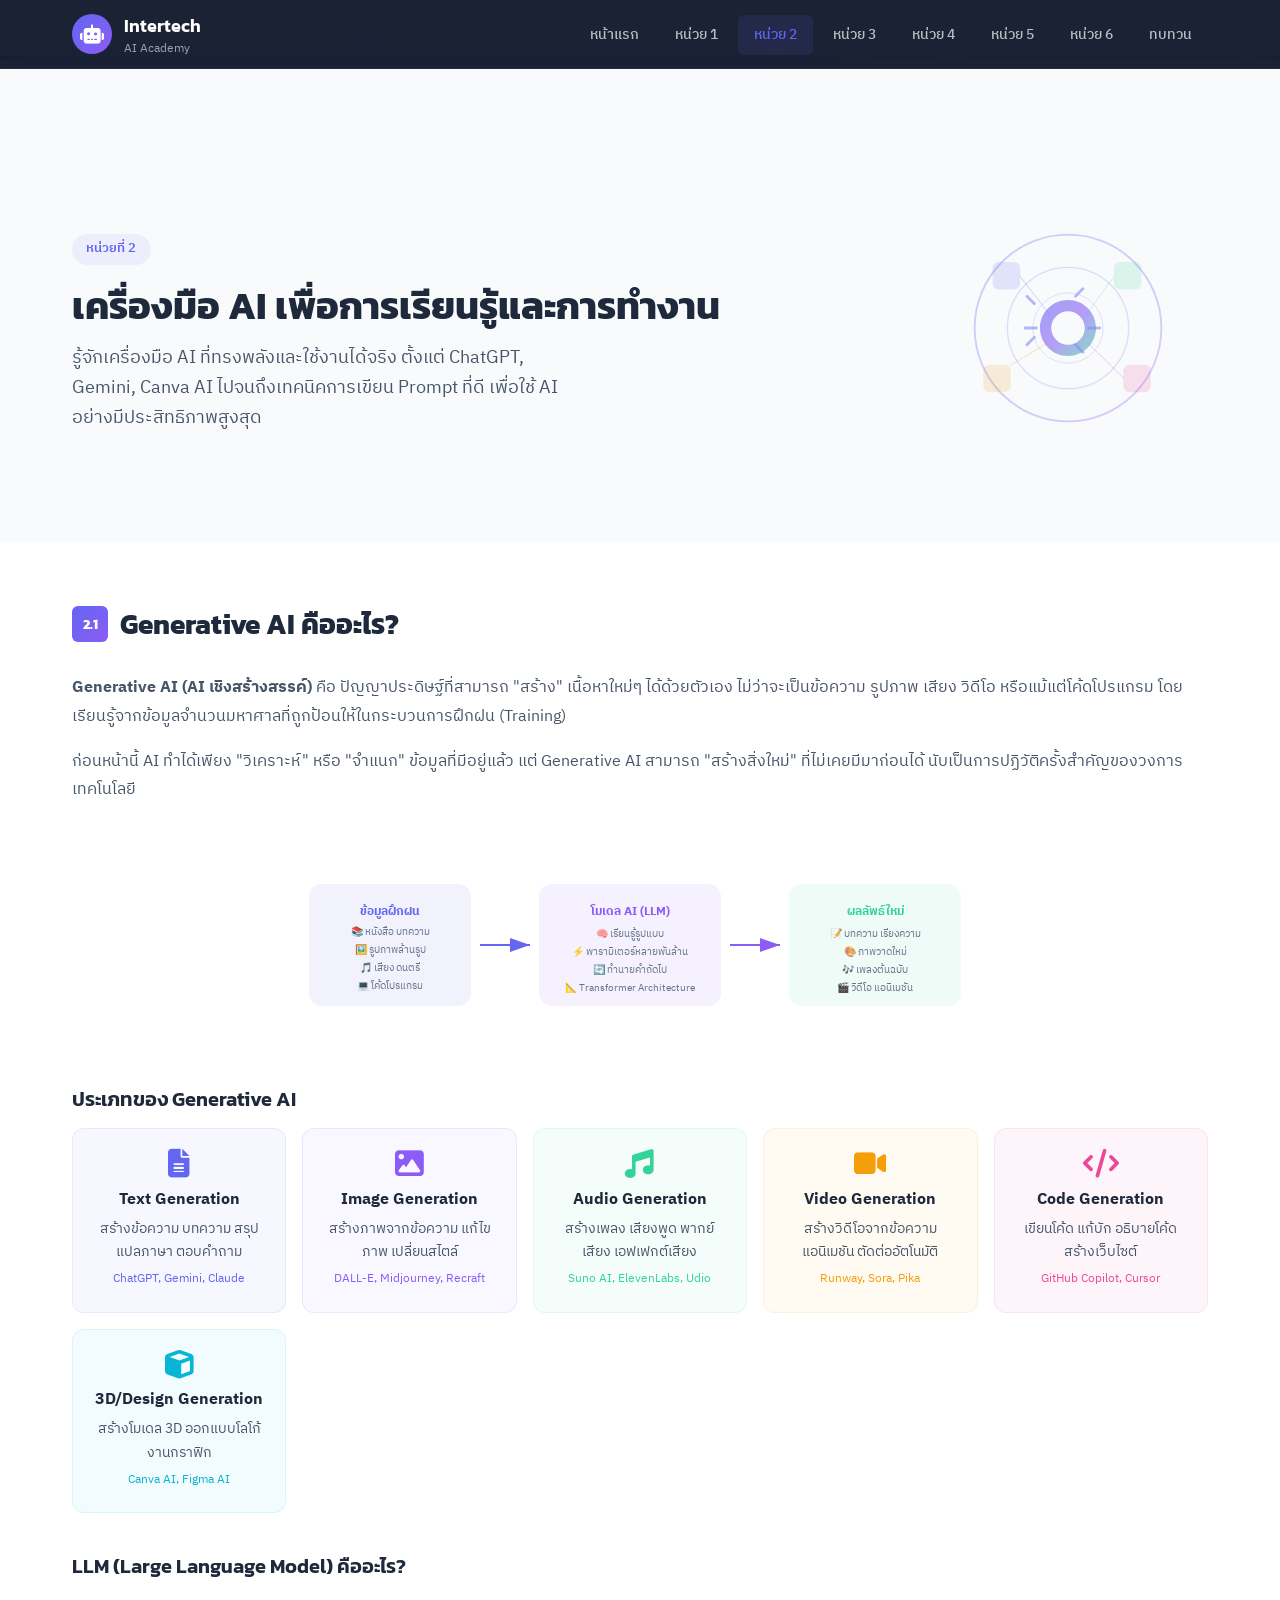
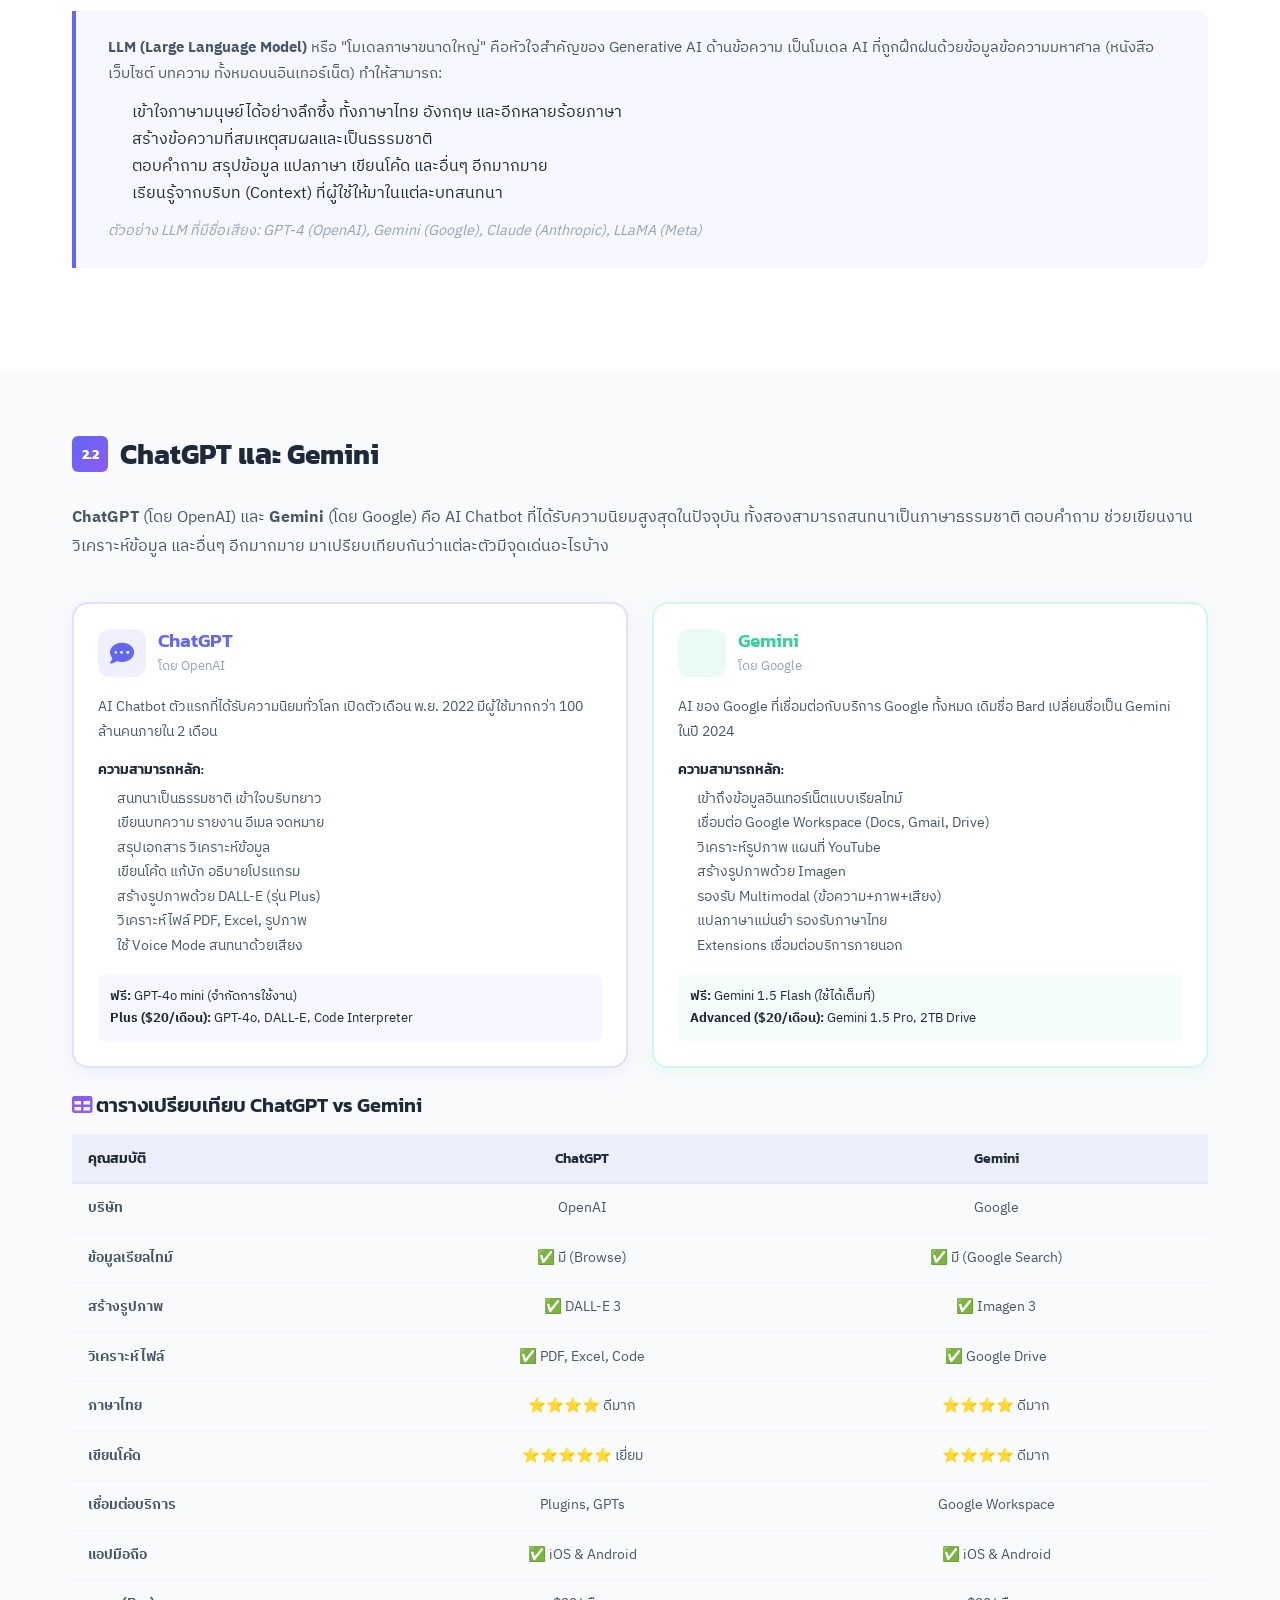
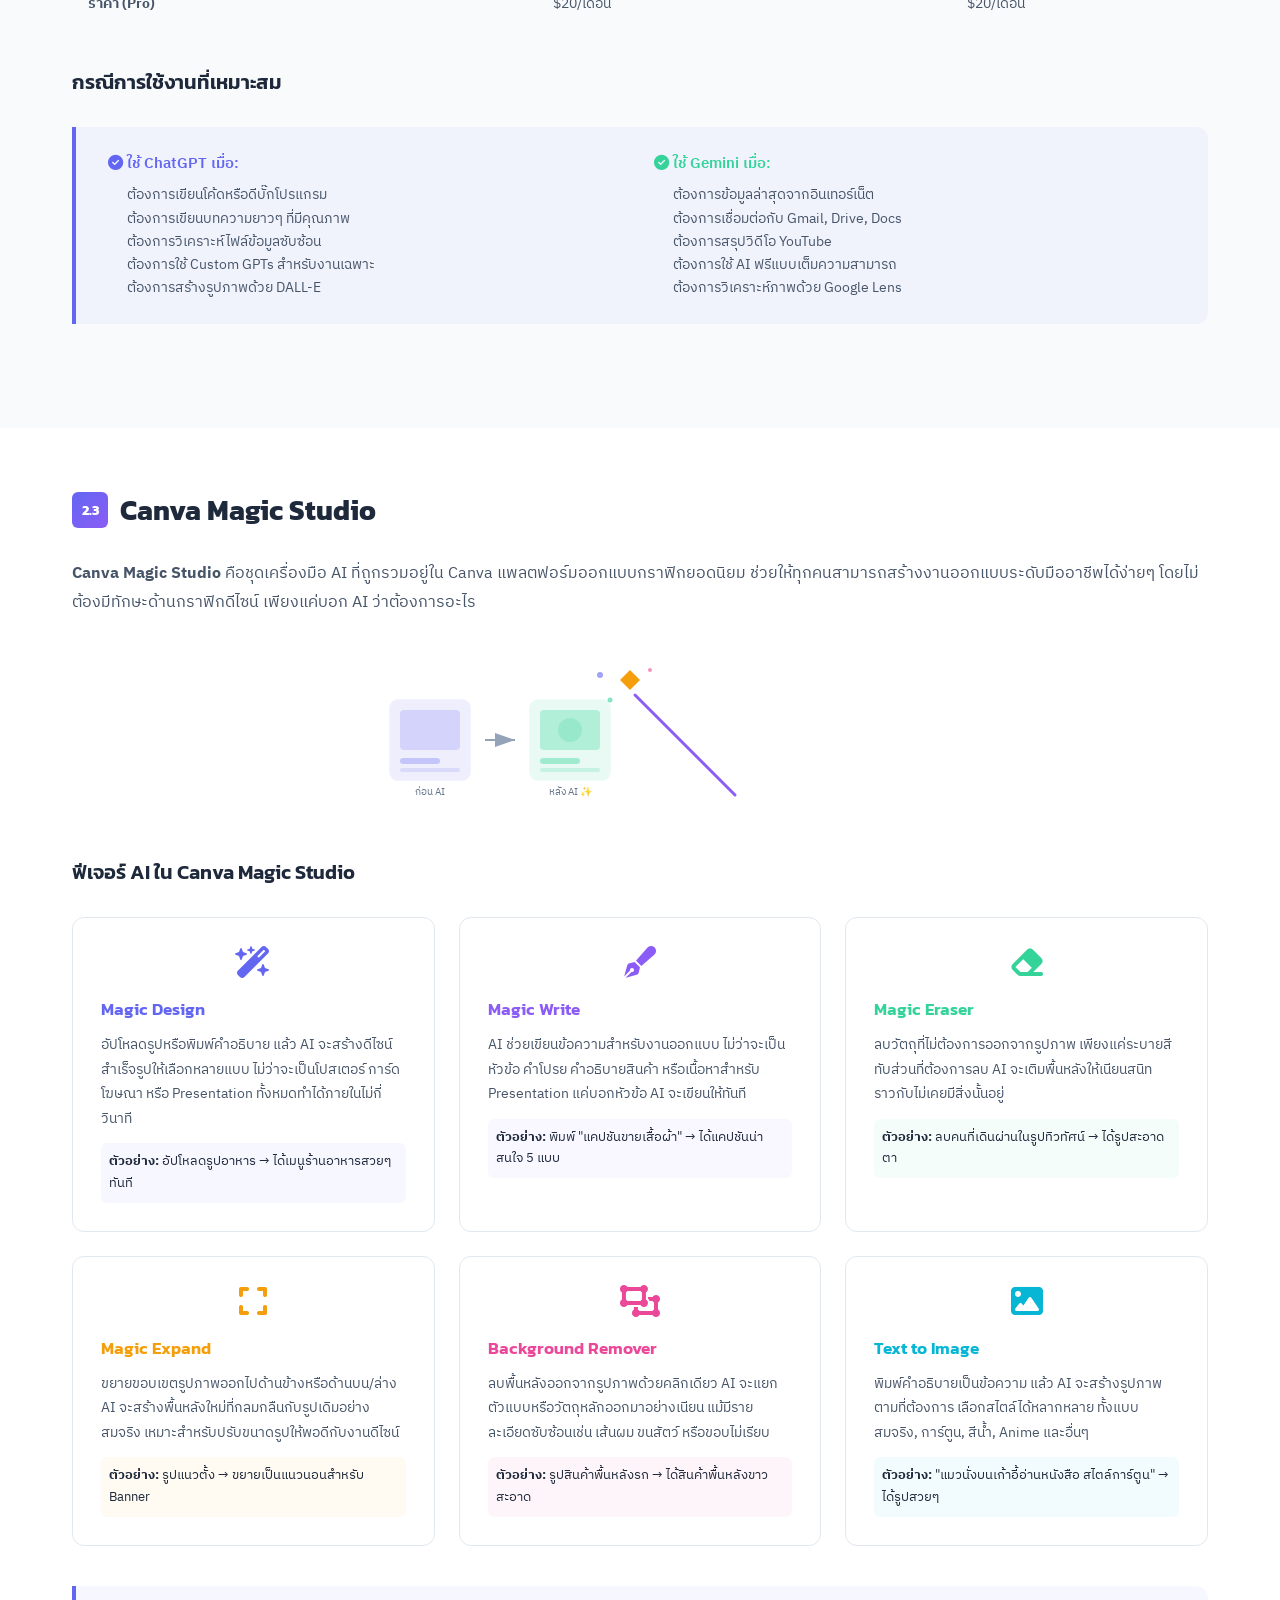
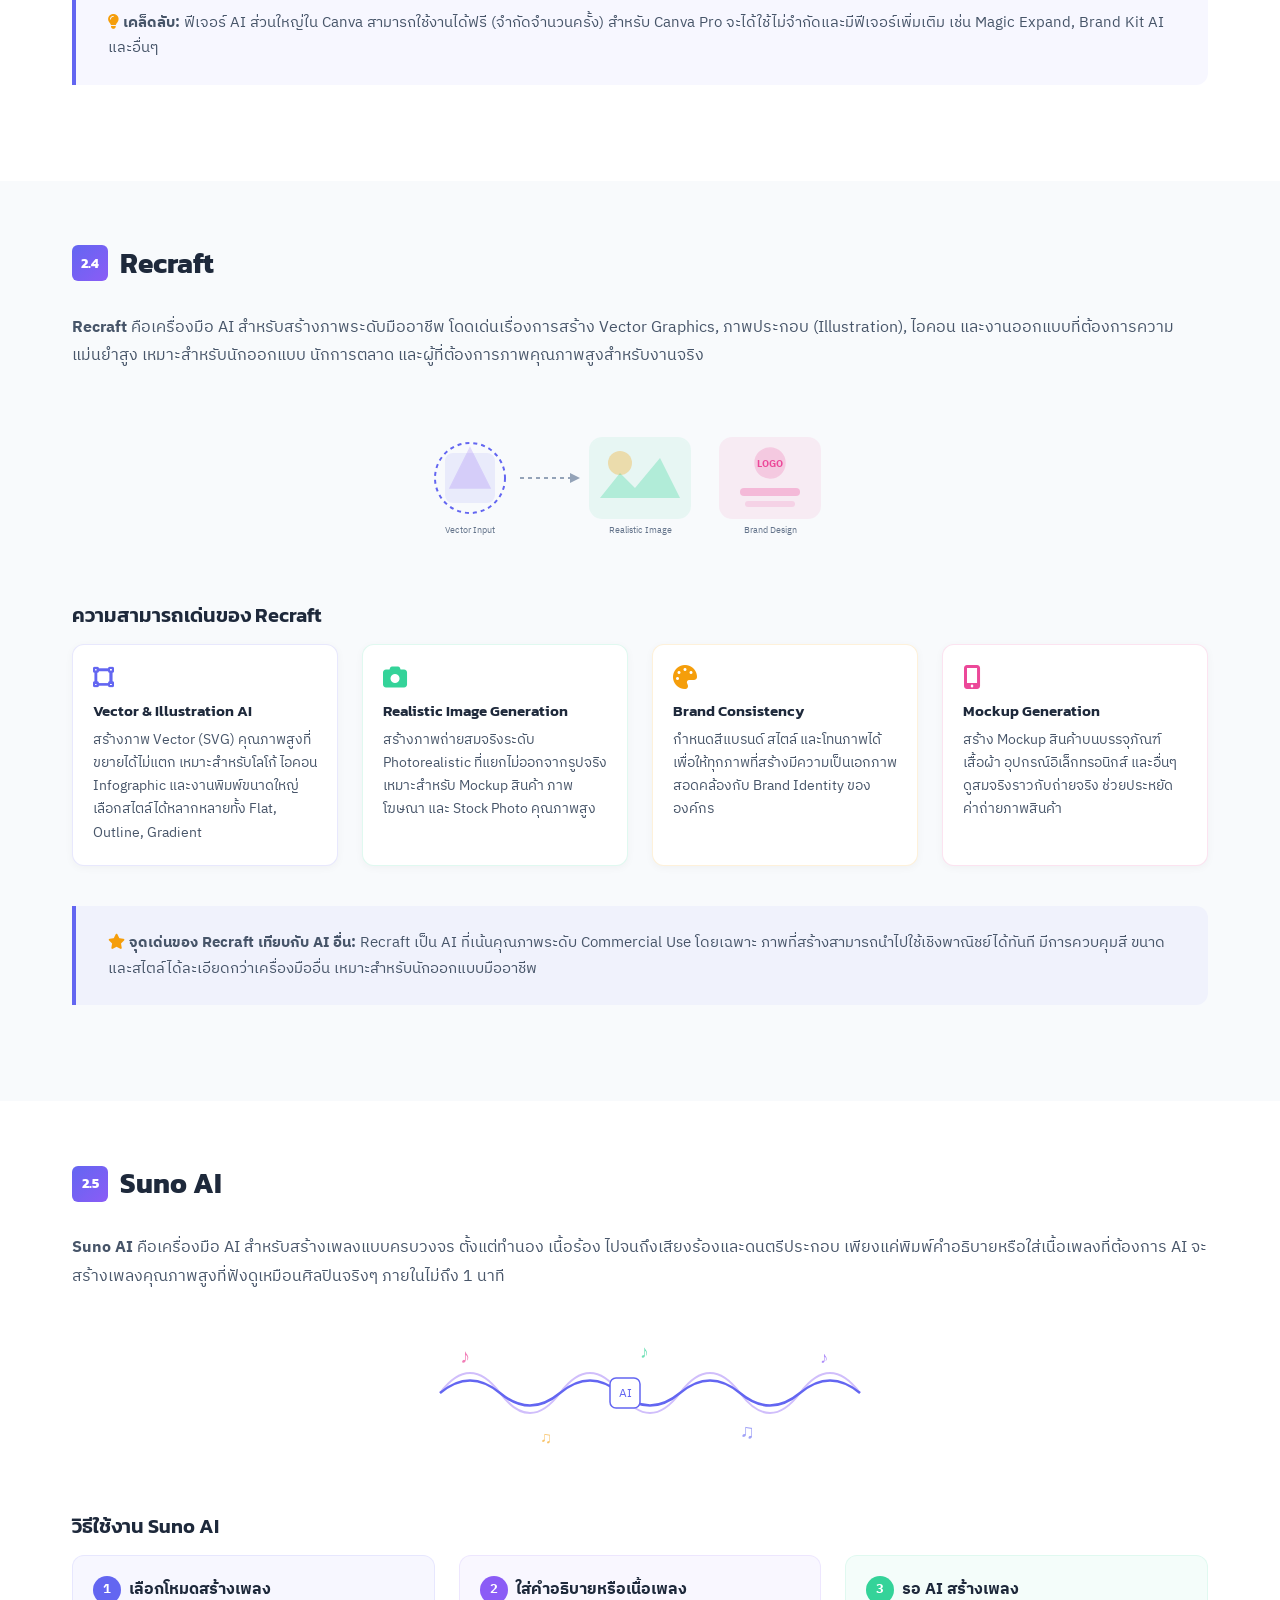
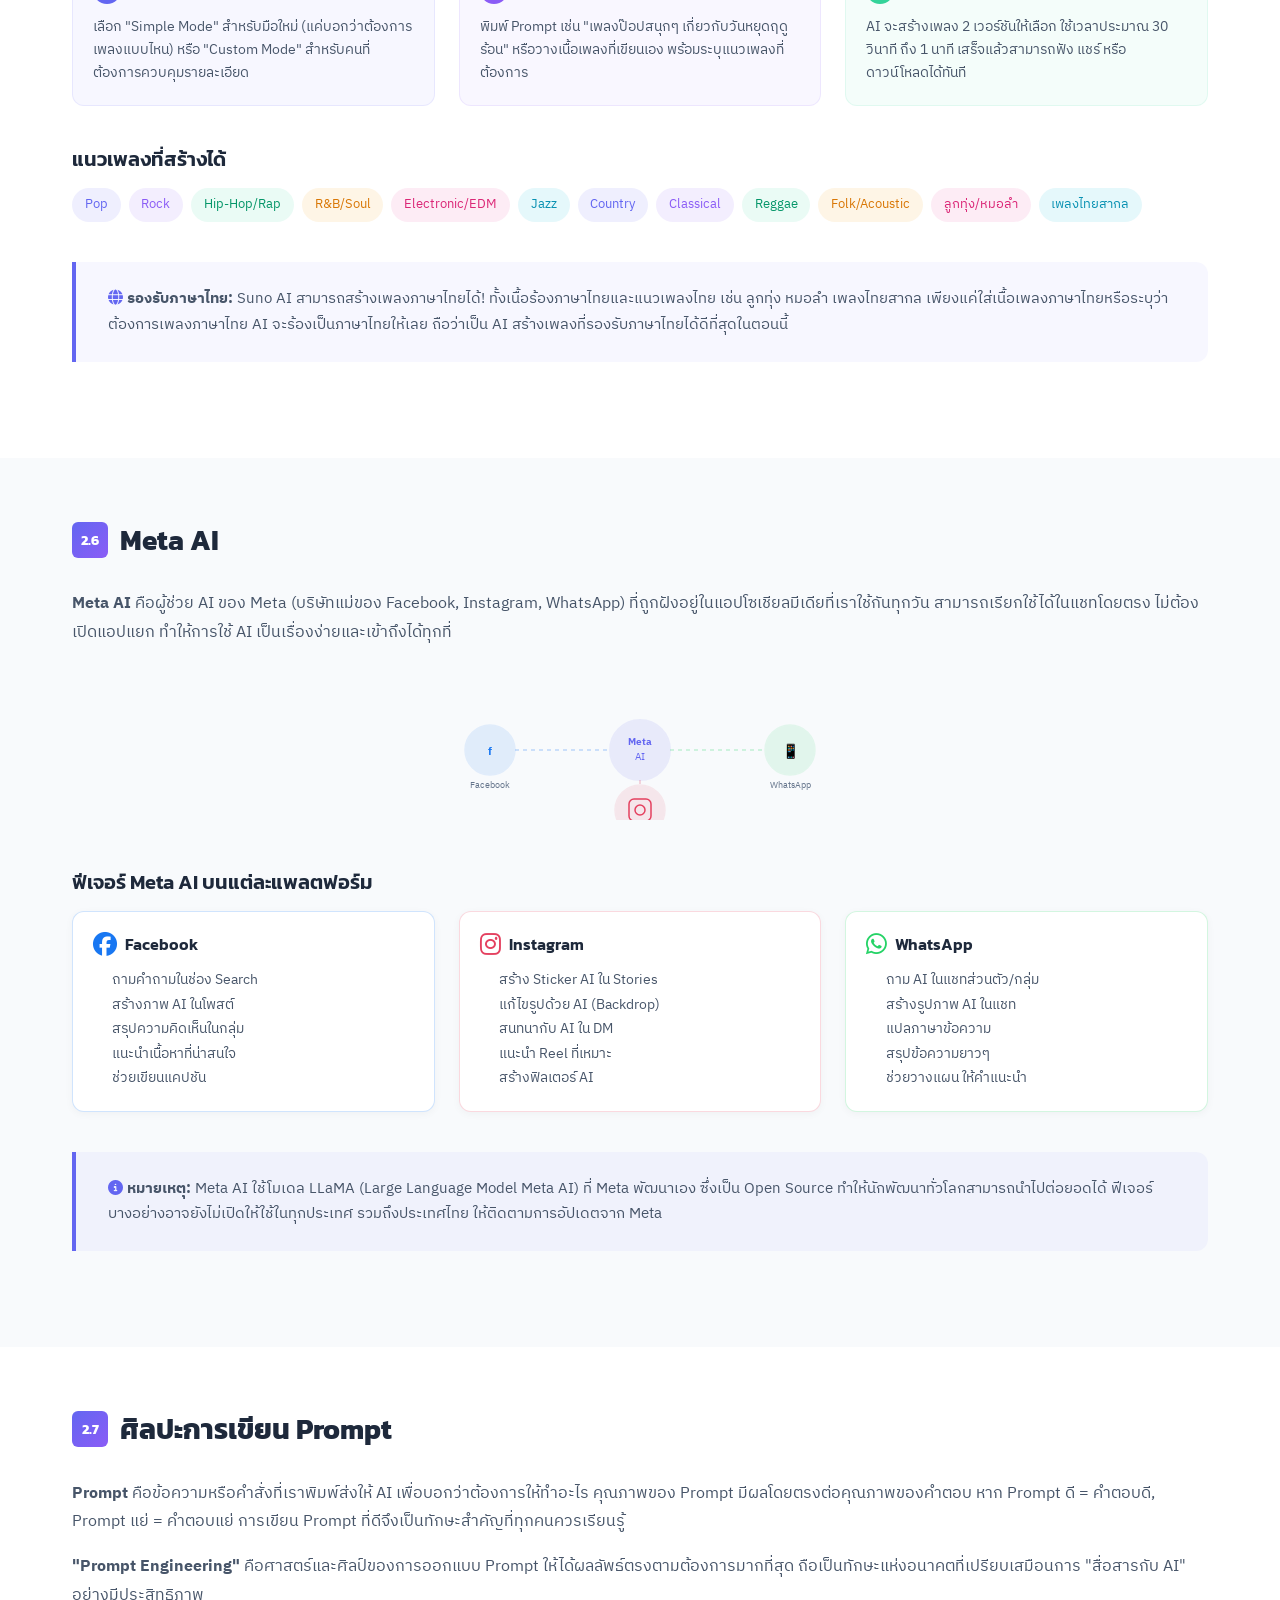
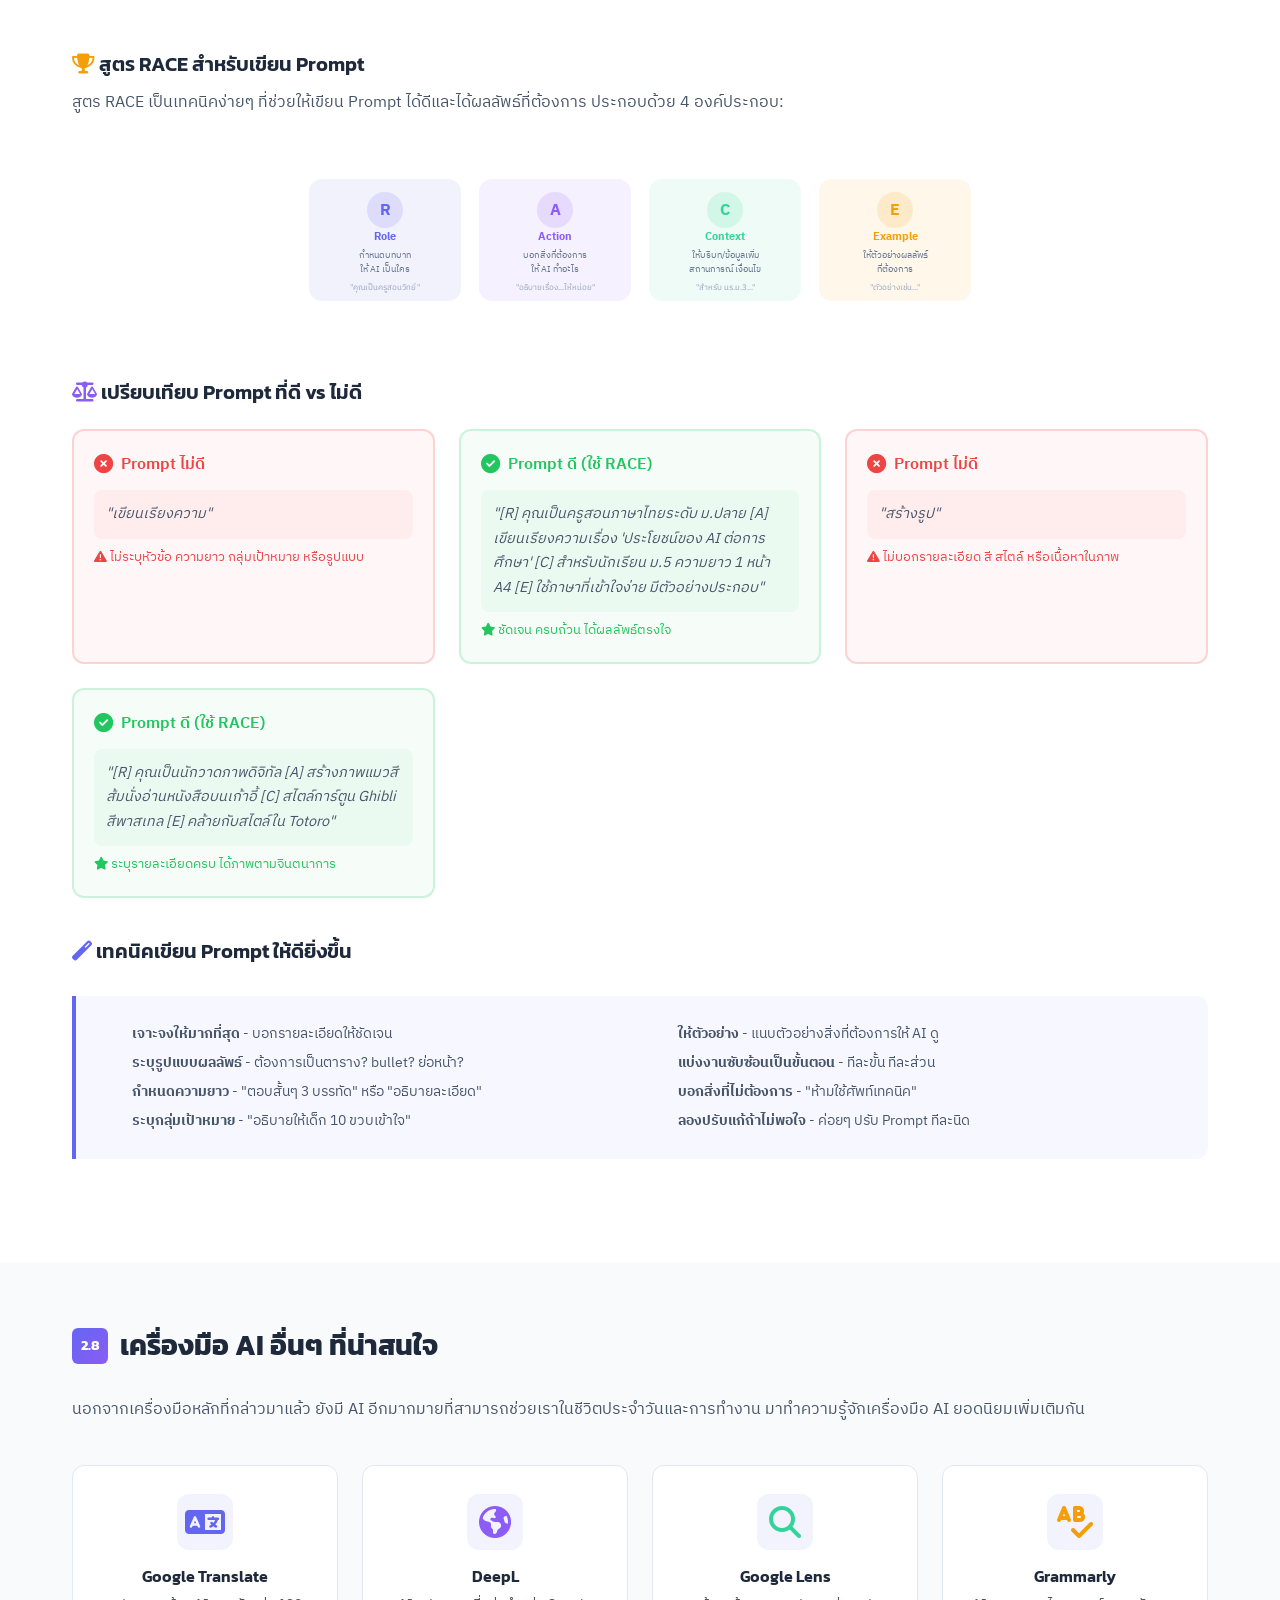
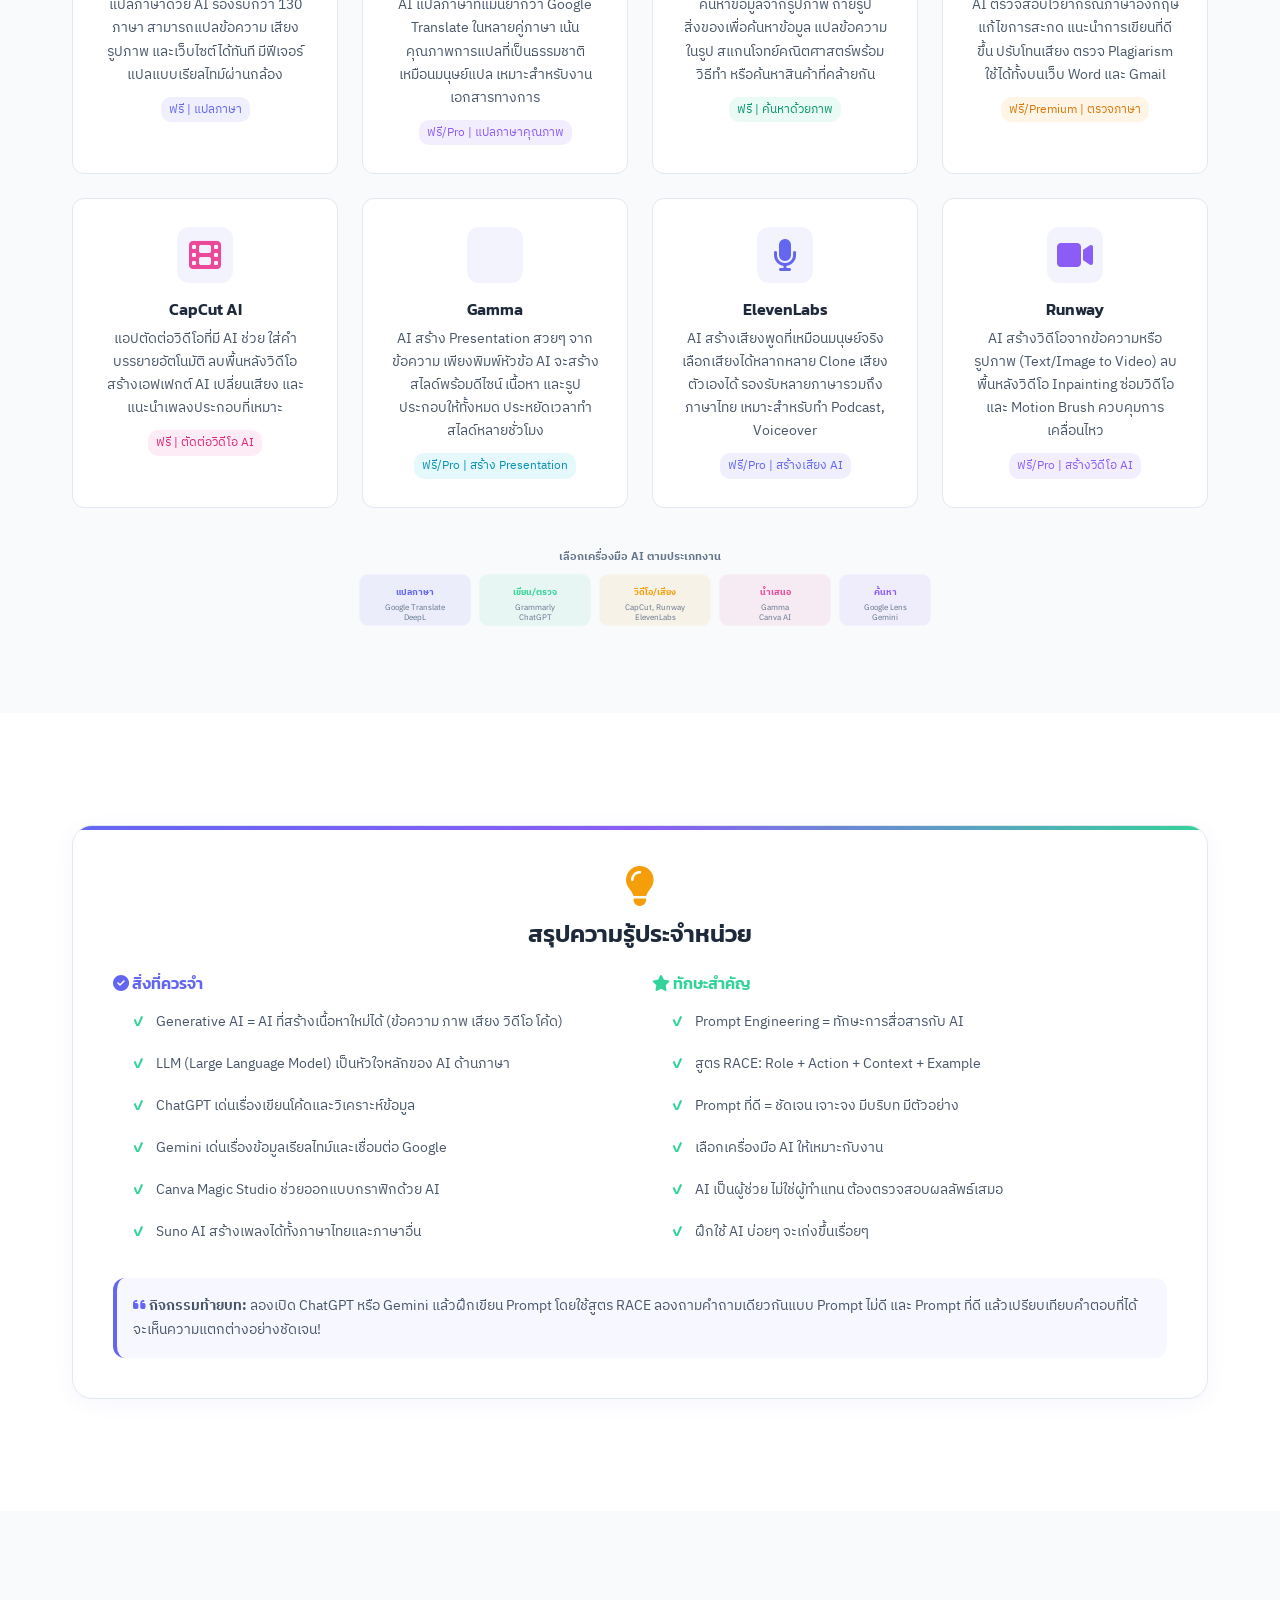
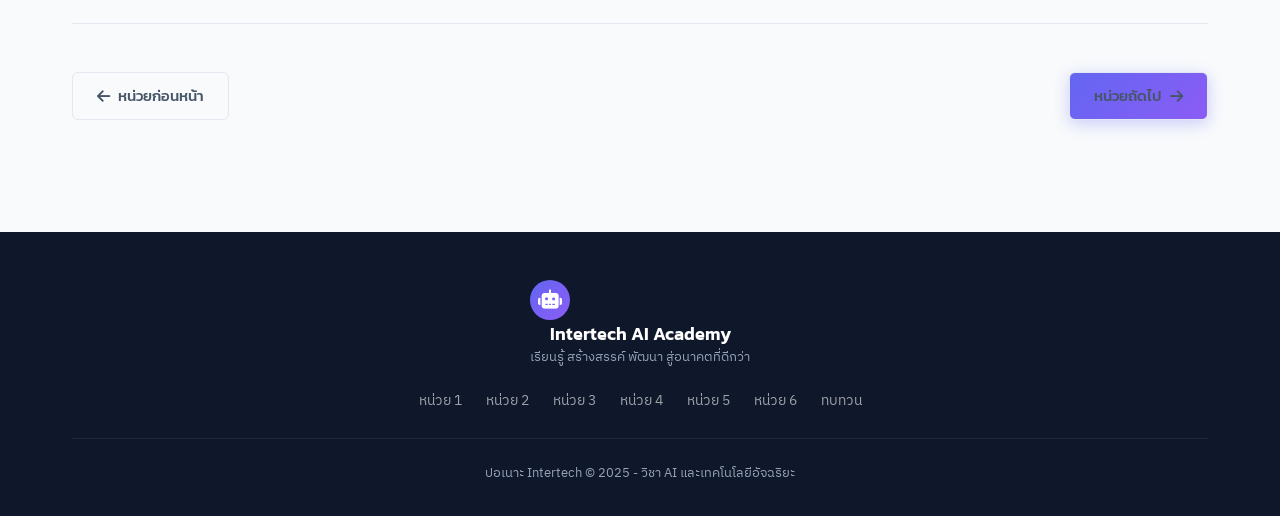
<file: pages/unit2.html>
<!DOCTYPE html>
<html lang="th">
<head>
    <meta charset="UTF-8">
    <meta name="viewport" content="width=device-width, initial-scale=1.0">
    <title>หน่วยที่ 2: เครื่องมือ AI เพื่อการเรียนรู้และการทำงาน - ปอเนาะ Intertech</title>
    <link rel="stylesheet" href="../style.css?v=3">
    <link href="https://fonts.googleapis.com/css2?family=Kanit:wght@300;400;500;600;700;800&family=IBM+Plex+Sans+Thai:wght@300;400;500;600;700&display=swap" rel="stylesheet">
    <link rel="stylesheet" href="https://cdnjs.cloudflare.com/ajax/libs/font-awesome/6.5.0/css/all.min.css">
</head>
<body>
    <!-- Navbar -->
    <nav class="navbar">
        <div class="container nav-container">
            <a href="../index.html" class="nav-brand">
                <div class="brand-icon"><i class="fas fa-robot"></i></div>
                <div class="brand-text">
                    <span class="brand-name">Intertech</span>
                    <span class="brand-sub">AI Academy</span>
                </div>
            </a>
            <button class="nav-toggle" id="navToggle">
                <span></span><span></span><span></span>
            </button>
            <ul class="nav-links" id="navLinks">
                <li><a href="../index.html">หน้าแรก</a></li>
                <li><a href="unit1.html">หน่วย 1</a></li>
                <li><a href="unit2.html" class="active">หน่วย 2</a></li>
                <li><a href="unit3.html">หน่วย 3</a></li>
                <li><a href="unit4.html">หน่วย 4</a></li>
                <li><a href="unit5.html">หน่วย 5</a></li>
                <li><a href="unit6.html">หน่วย 6</a></li>
                <li><a href="review.html">ทบทวน</a></li>
            </ul>
        </div>
    </nav>


    <!-- Breadcrumb -->
    <div class="container">
        <nav class="breadcrumb" style="padding: 1rem 0; font-size: 0.9rem;">
            <a href="../index.html" style="color: var(--primary); text-decoration: none;"><i class="fas fa-home"></i> หน้าแรก</a>
            <span style="margin: 0 0.5rem; color: var(--text-muted);">/</span>
            <span style="color: var(--text-secondary);">หน่วยที่ 2: เครื่องมือ AI เพื่อการเรียนรู้และการทำงาน</span>
        </nav>
    </div>

    <!-- Page Hero -->
    <header class="page-hero">
        <div class="container page-hero-content">
            <div style="flex: 1;">
                <span class="unit-badge" style="display: inline-block; margin-bottom: 1rem;">หน่วยที่ 2</span>
                <h1 class="page-title">เครื่องมือ AI เพื่อการเรียนรู้และการทำงาน</h1>
                <p class="page-subtitle">รู้จักเครื่องมือ AI ที่ทรงพลังและใช้งานได้จริง ตั้งแต่ ChatGPT, Gemini, Canva AI ไปจนถึงเทคนิคการเขียน Prompt ที่ดี เพื่อใช้ AI อย่างมีประสิทธิภาพสูงสุด</p>
            </div>
            <div class="page-hero-illustration">
                <svg viewBox="0 0 300 300" fill="none" xmlns="http://www.w3.org/2000/svg">
                    <!-- Tools constellation -->
                    <circle cx="150" cy="150" r="100" stroke="url(#heroGrad1)" stroke-width="2" opacity="0.3"/>
                    <circle cx="150" cy="150" r="65" stroke="url(#heroGrad1)" stroke-width="1.5" opacity="0.2"/>
                    <!-- Central gear/tool icon -->
                    <path d="M150 120c-16.6 0-30 13.4-30 30s13.4 30 30 30 30-13.4 30-30-13.4-30-30-30zm0 48c-9.9 0-18-8.1-18-18s8.1-18 18-18 18 8.1 18 18-8.1 18-18 18z" fill="url(#heroGrad2)" opacity="0.6"/>
                    <path d="M172 150h12m-68 0h-12m54-34l8-8m-52 52l-8 8m52 0l8 8m-52-52l-8-8" stroke="#818cf8" stroke-width="3" stroke-linecap="round" opacity="0.6"/>
                    <!-- Floating tool icons -->
                    <rect x="70" y="80" width="28" height="28" rx="6" fill="#6366f1" opacity="0.15" stroke="#6366f1" stroke-width="1.5"/>
                    <text x="84" y="99" text-anchor="middle" font-size="14">💬</text>
                    <rect x="200" y="80" width="28" height="28" rx="6" fill="#34d399" opacity="0.15" stroke="#34d399" stroke-width="1.5"/>
                    <text x="214" y="99" text-anchor="middle" font-size="14">🎨</text>
                    <rect x="60" y="190" width="28" height="28" rx="6" fill="#f59e0b" opacity="0.15" stroke="#f59e0b" stroke-width="1.5"/>
                    <text x="74" y="209" text-anchor="middle" font-size="14">🎵</text>
                    <rect x="210" y="190" width="28" height="28" rx="6" fill="#ec4899" opacity="0.15" stroke="#ec4899" stroke-width="1.5"/>
                    <text x="224" y="209" text-anchor="middle" font-size="14">✨</text>
                    <!-- Connection lines -->
                    <line x1="98" y1="94" x2="130" y2="135" stroke="#6366f1" stroke-width="1" opacity="0.3"/>
                    <line x1="200" y1="94" x2="170" y2="135" stroke="#34d399" stroke-width="1" opacity="0.3"/>
                    <line x1="88" y1="190" x2="130" y2="165" stroke="#f59e0b" stroke-width="1" opacity="0.3"/>
                    <line x1="210" y1="204" x2="170" y2="165" stroke="#ec4899" stroke-width="1" opacity="0.3"/>
                    <!-- Pulsing ring -->
                    <circle cx="150" cy="150" r="35" stroke="#818cf8" stroke-width="1" opacity="0.3">
                        <animate attributeName="r" values="35;45;35" dur="3s" repeatCount="indefinite"/>
                        <animate attributeName="opacity" values="0.3;0.1;0.3" dur="3s" repeatCount="indefinite"/>
                    </circle>
                    <defs>
                        <linearGradient id="heroGrad1" x1="0%" y1="0%" x2="100%" y2="100%">
                            <stop offset="0%" style="stop-color:#6366f1"/>
                            <stop offset="100%" style="stop-color:#8b5cf6"/>
                        </linearGradient>
                        <linearGradient id="heroGrad2" x1="0%" y1="0%" x2="100%" y2="100%">
                            <stop offset="0%" style="stop-color:#6366f1"/>
                            <stop offset="50%" style="stop-color:#8b5cf6"/>
                            <stop offset="100%" style="stop-color:#34d399"/>
                        </linearGradient>
                    </defs>
                </svg>
            </div>
        </div>
    </header>


    <!-- Section 2.1: Generative AI คืออะไร? -->
    <section class="content-section">
        <div class="container">
            <h2 class="section-title"><span class="section-number">2.1</span> Generative AI คืออะไร?</h2>
            
            <div class="content-block">
                <div class="content-text">
                    <p><strong>Generative AI (AI เชิงสร้างสรรค์)</strong> คือ ปัญญาประดิษฐ์ที่สามารถ "สร้าง" เนื้อหาใหม่ๆ ได้ด้วยตัวเอง ไม่ว่าจะเป็นข้อความ รูปภาพ เสียง วิดีโอ หรือแม้แต่โค้ดโปรแกรม โดยเรียนรู้จากข้อมูลจำนวนมหาศาลที่ถูกป้อนให้ในกระบวนการฝึกฝน (Training)</p>
                    
                    <p>ก่อนหน้านี้ AI ทำได้เพียง "วิเคราะห์" หรือ "จำแนก" ข้อมูลที่มีอยู่แล้ว แต่ Generative AI สามารถ "สร้างสิ่งใหม่" ที่ไม่เคยมีมาก่อนได้ นับเป็นการปฏิวัติครั้งสำคัญของวงการเทคโนโลยี</p>
                </div>
            </div>

            <!-- How Generative AI Works Diagram -->
            <div style="text-align: center; margin: 2rem 0;">
                <svg viewBox="0 0 700 200" fill="none" xmlns="http://www.w3.org/2000/svg" style="max-width: 700px; width: 100%;">
                    <!-- Training Data -->
                    <rect x="20" y="40" width="160" height="120" rx="12" fill="#6366f1" opacity="0.08" stroke="#6366f1" stroke-width="2"/>
                    <text x="100" y="70" text-anchor="middle" font-size="12" font-weight="bold" fill="#6366f1">ข้อมูลฝึกฝน</text>
                    <text x="100" y="90" text-anchor="middle" font-size="10" fill="#64748b">📚 หนังสือ บทความ</text>
                    <text x="100" y="108" text-anchor="middle" font-size="10" fill="#64748b">🖼️ รูปภาพล้านรูป</text>
                    <text x="100" y="126" text-anchor="middle" font-size="10" fill="#64748b">🎵 เสียง ดนตรี</text>
                    <text x="100" y="144" text-anchor="middle" font-size="10" fill="#64748b">💻 โค้ดโปรแกรม</text>
                    <!-- Arrow -->
                    <path d="M190 100 L240 100" stroke="#6366f1" stroke-width="2" marker-end="url(#arr1)"/>
                    <!-- AI Model -->
                    <rect x="250" y="40" width="180" height="120" rx="12" fill="#8b5cf6" opacity="0.08" stroke="#8b5cf6" stroke-width="2"/>
                    <text x="340" y="70" text-anchor="middle" font-size="12" font-weight="bold" fill="#8b5cf6">โมเดล AI (LLM)</text>
                    <text x="340" y="92" text-anchor="middle" font-size="10" fill="#64748b">🧠 เรียนรู้รูปแบบ</text>
                    <text x="340" y="110" text-anchor="middle" font-size="10" fill="#64748b">⚡ พารามิเตอร์หลายพันล้าน</text>
                    <text x="340" y="128" text-anchor="middle" font-size="10" fill="#64748b">🔄 ทำนายคำถัดไป</text>
                    <text x="340" y="146" text-anchor="middle" font-size="10" fill="#64748b">📐 Transformer Architecture</text>
                    <!-- Arrow -->
                    <path d="M440 100 L490 100" stroke="#8b5cf6" stroke-width="2" marker-end="url(#arr2)"/>
                    <!-- Output -->
                    <rect x="500" y="40" width="170" height="120" rx="12" fill="#34d399" opacity="0.08" stroke="#34d399" stroke-width="2"/>
                    <text x="585" y="70" text-anchor="middle" font-size="12" font-weight="bold" fill="#34d399">ผลลัพธ์ใหม่</text>
                    <text x="585" y="92" text-anchor="middle" font-size="10" fill="#64748b">📝 บทความ เรียงความ</text>
                    <text x="585" y="110" text-anchor="middle" font-size="10" fill="#64748b">🎨 ภาพวาดใหม่</text>
                    <text x="585" y="128" text-anchor="middle" font-size="10" fill="#64748b">🎶 เพลงต้นฉบับ</text>
                    <text x="585" y="146" text-anchor="middle" font-size="10" fill="#64748b">🎬 วิดีโอ แอนิเมชัน</text>
                    <defs>
                        <marker id="arr1" markerWidth="10" markerHeight="7" refX="10" refY="3.5" orient="auto">
                            <polygon points="0 0, 10 3.5, 0 7" fill="#6366f1"/>
                        </marker>
                        <marker id="arr2" markerWidth="10" markerHeight="7" refX="10" refY="3.5" orient="auto">
                            <polygon points="0 0, 10 3.5, 0 7" fill="#8b5cf6"/>
                        </marker>
                    </defs>
                </svg>
            </div>

            <div class="content-block">
                <h3>ประเภทของ Generative AI</h3>
                <div style="display: grid; grid-template-columns: repeat(auto-fit, minmax(200px, 1fr)); gap: 1rem; margin-top: 1rem;">
                    <div style="padding: 1.25rem; border-radius: 12px; background: rgba(99, 102, 241, 0.05); border: 1px solid rgba(99, 102, 241, 0.1); text-align: center;">
                        <i class="fas fa-file-alt" style="color: #6366f1; font-size: 1.8rem; margin-bottom: 0.5rem; display: block;"></i>
                        <strong>Text Generation</strong>
                        <p style="font-size: 0.85rem; margin-top: 0.3rem; color: var(--text-secondary);">สร้างข้อความ บทความ สรุป แปลภาษา ตอบคำถาม</p>
                        <span style="font-size: 0.75rem; color: #6366f1;">ChatGPT, Gemini, Claude</span>
                    </div>
                    <div style="padding: 1.25rem; border-radius: 12px; background: rgba(139, 92, 246, 0.05); border: 1px solid rgba(139, 92, 246, 0.1); text-align: center;">
                        <i class="fas fa-image" style="color: #8b5cf6; font-size: 1.8rem; margin-bottom: 0.5rem; display: block;"></i>
                        <strong>Image Generation</strong>
                        <p style="font-size: 0.85rem; margin-top: 0.3rem; color: var(--text-secondary);">สร้างภาพจากข้อความ แก้ไขภาพ เปลี่ยนสไตล์</p>
                        <span style="font-size: 0.75rem; color: #8b5cf6;">DALL-E, Midjourney, Recraft</span>
                    </div>
                    <div style="padding: 1.25rem; border-radius: 12px; background: rgba(52, 211, 153, 0.05); border: 1px solid rgba(52, 211, 153, 0.1); text-align: center;">
                        <i class="fas fa-music" style="color: #34d399; font-size: 1.8rem; margin-bottom: 0.5rem; display: block;"></i>
                        <strong>Audio Generation</strong>
                        <p style="font-size: 0.85rem; margin-top: 0.3rem; color: var(--text-secondary);">สร้างเพลง เสียงพูด พากย์เสียง เอฟเฟกต์เสียง</p>
                        <span style="font-size: 0.75rem; color: #34d399;">Suno AI, ElevenLabs, Udio</span>
                    </div>
                    <div style="padding: 1.25rem; border-radius: 12px; background: rgba(245, 158, 11, 0.05); border: 1px solid rgba(245, 158, 11, 0.1); text-align: center;">
                        <i class="fas fa-video" style="color: #f59e0b; font-size: 1.8rem; margin-bottom: 0.5rem; display: block;"></i>
                        <strong>Video Generation</strong>
                        <p style="font-size: 0.85rem; margin-top: 0.3rem; color: var(--text-secondary);">สร้างวิดีโอจากข้อความ แอนิเมชัน ตัดต่ออัตโนมัติ</p>
                        <span style="font-size: 0.75rem; color: #f59e0b;">Runway, Sora, Pika</span>
                    </div>
                    <div style="padding: 1.25rem; border-radius: 12px; background: rgba(236, 72, 153, 0.05); border: 1px solid rgba(236, 72, 153, 0.1); text-align: center;">
                        <i class="fas fa-code" style="color: #ec4899; font-size: 1.8rem; margin-bottom: 0.5rem; display: block;"></i>
                        <strong>Code Generation</strong>
                        <p style="font-size: 0.85rem; margin-top: 0.3rem; color: var(--text-secondary);">เขียนโค้ด แก้บัก อธิบายโค้ด สร้างเว็บไซต์</p>
                        <span style="font-size: 0.75rem; color: #ec4899;">GitHub Copilot, Cursor</span>
                    </div>
                    <div style="padding: 1.25rem; border-radius: 12px; background: rgba(6, 182, 212, 0.05); border: 1px solid rgba(6, 182, 212, 0.1); text-align: center;">
                        <i class="fas fa-cube" style="color: #06b6d4; font-size: 1.8rem; margin-bottom: 0.5rem; display: block;"></i>
                        <strong>3D/Design Generation</strong>
                        <p style="font-size: 0.85rem; margin-top: 0.3rem; color: var(--text-secondary);">สร้างโมเดล 3D ออกแบบโลโก้ งานกราฟิก</p>
                        <span style="font-size: 0.75rem; color: #06b6d4;">Canva AI, Figma AI</span>
                    </div>
                </div>
            </div>

            <div class="content-block">
                <h3>LLM (Large Language Model) คืออะไร?</h3>
                <div class="info-box">
                    <p><strong>LLM (Large Language Model)</strong> หรือ "โมเดลภาษาขนาดใหญ่" คือหัวใจสำคัญของ Generative AI ด้านข้อความ เป็นโมเดล AI ที่ถูกฝึกฝนด้วยข้อมูลข้อความมหาศาล (หนังสือ เว็บไซต์ บทความ ทั้งหมดบนอินเทอร์เน็ต) ทำให้สามารถ:</p>
                    <ul style="padding-left: 1.5rem; margin-top: 0.75rem;">
                        <li>เข้าใจภาษามนุษย์ได้อย่างลึกซึ้ง ทั้งภาษาไทย อังกฤษ และอีกหลายร้อยภาษา</li>
                        <li>สร้างข้อความที่สมเหตุสมผลและเป็นธรรมชาติ</li>
                        <li>ตอบคำถาม สรุปข้อมูล แปลภาษา เขียนโค้ด และอื่นๆ อีกมากมาย</li>
                        <li>เรียนรู้จากบริบท (Context) ที่ผู้ใช้ให้มาในแต่ละบทสนทนา</li>
                    </ul>
                    <p style="margin-top: 0.75rem; font-size: 0.9rem; color: var(--text-muted);"><em>ตัวอย่าง LLM ที่มีชื่อเสียง: GPT-4 (OpenAI), Gemini (Google), Claude (Anthropic), LLaMA (Meta)</em></p>
                </div>
            </div>
        </div>
    </section>


    <!-- Section 2.2: ChatGPT และ Gemini -->
    <section class="content-section" style="background: var(--bg-secondary, #f8fafc);">
        <div class="container">
            <h2 class="section-title"><span class="section-number">2.2</span> ChatGPT และ Gemini</h2>
            
            <div class="content-block">
                <div class="content-text">
                    <p><strong>ChatGPT</strong> (โดย OpenAI) และ <strong>Gemini</strong> (โดย Google) คือ AI Chatbot ที่ได้รับความนิยมสูงสุดในปัจจุบัน ทั้งสองสามารถสนทนาเป็นภาษาธรรมชาติ ตอบคำถาม ช่วยเขียนงาน วิเคราะห์ข้อมูล และอื่นๆ อีกมากมาย มาเปรียบเทียบกันว่าแต่ละตัวมีจุดเด่นอะไรบ้าง</p>
                </div>
            </div>

            <!-- ChatGPT & Gemini Cards -->
            <div style="display: grid; grid-template-columns: repeat(auto-fit, minmax(300px, 1fr)); gap: 1.5rem; margin: 1.5rem 0;">
                <!-- ChatGPT Card -->
                <div style="padding: 1.5rem; border-radius: 16px; background: white; border: 2px solid rgba(99, 102, 241, 0.2); box-shadow: 0 4px 15px rgba(99, 102, 241, 0.08);">
                    <div style="display: flex; align-items: center; gap: 0.75rem; margin-bottom: 1rem;">
                        <div style="width: 48px; height: 48px; border-radius: 12px; background: rgba(99, 102, 241, 0.1); display: flex; align-items: center; justify-content: center;">
                            <i class="fas fa-comment-dots" style="color: #6366f1; font-size: 1.5rem;"></i>
                        </div>
                        <div>
                            <h3 style="margin: 0; color: #6366f1;">ChatGPT</h3>
                            <span style="font-size: 0.8rem; color: var(--text-muted);">โดย OpenAI</span>
                        </div>
                    </div>
                    <p style="font-size: 0.9rem; color: var(--text-secondary); margin-bottom: 1rem;">AI Chatbot ตัวแรกที่ได้รับความนิยมทั่วโลก เปิดตัวเดือน พ.ย. 2022 มีผู้ใช้มากกว่า 100 ล้านคนภายใน 2 เดือน</p>
                    <h4 style="font-size: 0.9rem; margin-bottom: 0.5rem;">ความสามารถหลัก:</h4>
                    <ul style="font-size: 0.85rem; padding-left: 1.2rem; color: var(--text-secondary); line-height: 1.8;">
                        <li>สนทนาเป็นธรรมชาติ เข้าใจบริบทยาว</li>
                        <li>เขียนบทความ รายงาน อีเมล จดหมาย</li>
                        <li>สรุปเอกสาร วิเคราะห์ข้อมูล</li>
                        <li>เขียนโค้ด แก้บัก อธิบายโปรแกรม</li>
                        <li>สร้างรูปภาพด้วย DALL-E (รุ่น Plus)</li>
                        <li>วิเคราะห์ไฟล์ PDF, Excel, รูปภาพ</li>
                        <li>ใช้ Voice Mode สนทนาด้วยเสียง</li>
                    </ul>
                    <div style="margin-top: 1rem; padding: 0.75rem; background: rgba(99, 102, 241, 0.05); border-radius: 8px;">
                        <p style="font-size: 0.8rem;"><strong>ฟรี:</strong> GPT-4o mini (จำกัดการใช้งาน)</p>
                        <p style="font-size: 0.8rem;"><strong>Plus ($20/เดือน):</strong> GPT-4o, DALL-E, Code Interpreter</p>
                    </div>
                </div>

                <!-- Gemini Card -->
                <div style="padding: 1.5rem; border-radius: 16px; background: white; border: 2px solid rgba(52, 211, 153, 0.2); box-shadow: 0 4px 15px rgba(52, 211, 153, 0.08);">
                    <div style="display: flex; align-items: center; gap: 0.75rem; margin-bottom: 1rem;">
                        <div style="width: 48px; height: 48px; border-radius: 12px; background: rgba(52, 211, 153, 0.1); display: flex; align-items: center; justify-content: center;">
                            <i class="fas fa-stars" style="color: #34d399; font-size: 1.5rem;"></i>
                        </div>
                        <div>
                            <h3 style="margin: 0; color: #34d399;">Gemini</h3>
                            <span style="font-size: 0.8rem; color: var(--text-muted);">โดย Google</span>
                        </div>
                    </div>
                    <p style="font-size: 0.9rem; color: var(--text-secondary); margin-bottom: 1rem;">AI ของ Google ที่เชื่อมต่อกับบริการ Google ทั้งหมด เดิมชื่อ Bard เปลี่ยนชื่อเป็น Gemini ในปี 2024</p>
                    <h4 style="font-size: 0.9rem; margin-bottom: 0.5rem;">ความสามารถหลัก:</h4>
                    <ul style="font-size: 0.85rem; padding-left: 1.2rem; color: var(--text-secondary); line-height: 1.8;">
                        <li>เข้าถึงข้อมูลอินเทอร์เน็ตแบบเรียลไทม์</li>
                        <li>เชื่อมต่อ Google Workspace (Docs, Gmail, Drive)</li>
                        <li>วิเคราะห์รูปภาพ แผนที่ YouTube</li>
                        <li>สร้างรูปภาพด้วย Imagen</li>
                        <li>รองรับ Multimodal (ข้อความ+ภาพ+เสียง)</li>
                        <li>แปลภาษาแม่นยำ รองรับภาษาไทย</li>
                        <li>Extensions เชื่อมต่อบริการภายนอก</li>
                    </ul>
                    <div style="margin-top: 1rem; padding: 0.75rem; background: rgba(52, 211, 153, 0.05); border-radius: 8px;">
                        <p style="font-size: 0.8rem;"><strong>ฟรี:</strong> Gemini 1.5 Flash (ใช้ได้เต็มที่)</p>
                        <p style="font-size: 0.8rem;"><strong>Advanced ($20/เดือน):</strong> Gemini 1.5 Pro, 2TB Drive</p>
                    </div>
                </div>
            </div>

            <!-- Comparison Table -->
            <div class="content-block">
                <h3><i class="fas fa-table" style="color: #8b5cf6;"></i> ตารางเปรียบเทียบ ChatGPT vs Gemini</h3>
                <div style="overflow-x: auto; margin-top: 1rem;">
                    <table style="width: 100%; border-collapse: collapse; font-size: 0.9rem;">
                        <thead>
                            <tr style="background: rgba(99, 102, 241, 0.08);">
                                <th style="padding: 0.75rem 1rem; text-align: left; border-bottom: 2px solid #e2e8f0;">คุณสมบัติ</th>
                                <th style="padding: 0.75rem 1rem; text-align: center; border-bottom: 2px solid #e2e8f0;">ChatGPT</th>
                                <th style="padding: 0.75rem 1rem; text-align: center; border-bottom: 2px solid #e2e8f0;">Gemini</th>
                            </tr>
                        </thead>
                        <tbody>
                            <tr>
                                <td style="padding: 0.75rem 1rem; border-bottom: 1px solid #f1f5f9;"><strong>บริษัท</strong></td>
                                <td style="padding: 0.75rem 1rem; text-align: center; border-bottom: 1px solid #f1f5f9;">OpenAI</td>
                                <td style="padding: 0.75rem 1rem; text-align: center; border-bottom: 1px solid #f1f5f9;">Google</td>
                            </tr>
                            <tr>
                                <td style="padding: 0.75rem 1rem; border-bottom: 1px solid #f1f5f9;"><strong>ข้อมูลเรียลไทม์</strong></td>
                                <td style="padding: 0.75rem 1rem; text-align: center; border-bottom: 1px solid #f1f5f9;">✅ มี (Browse)</td>
                                <td style="padding: 0.75rem 1rem; text-align: center; border-bottom: 1px solid #f1f5f9;">✅ มี (Google Search)</td>
                            </tr>
                            <tr>
                                <td style="padding: 0.75rem 1rem; border-bottom: 1px solid #f1f5f9;"><strong>สร้างรูปภาพ</strong></td>
                                <td style="padding: 0.75rem 1rem; text-align: center; border-bottom: 1px solid #f1f5f9;">✅ DALL-E 3</td>
                                <td style="padding: 0.75rem 1rem; text-align: center; border-bottom: 1px solid #f1f5f9;">✅ Imagen 3</td>
                            </tr>
                            <tr>
                                <td style="padding: 0.75rem 1rem; border-bottom: 1px solid #f1f5f9;"><strong>วิเคราะห์ไฟล์</strong></td>
                                <td style="padding: 0.75rem 1rem; text-align: center; border-bottom: 1px solid #f1f5f9;">✅ PDF, Excel, Code</td>
                                <td style="padding: 0.75rem 1rem; text-align: center; border-bottom: 1px solid #f1f5f9;">✅ Google Drive</td>
                            </tr>
                            <tr>
                                <td style="padding: 0.75rem 1rem; border-bottom: 1px solid #f1f5f9;"><strong>ภาษาไทย</strong></td>
                                <td style="padding: 0.75rem 1rem; text-align: center; border-bottom: 1px solid #f1f5f9;">⭐⭐⭐⭐ ดีมาก</td>
                                <td style="padding: 0.75rem 1rem; text-align: center; border-bottom: 1px solid #f1f5f9;">⭐⭐⭐⭐ ดีมาก</td>
                            </tr>
                            <tr>
                                <td style="padding: 0.75rem 1rem; border-bottom: 1px solid #f1f5f9;"><strong>เขียนโค้ด</strong></td>
                                <td style="padding: 0.75rem 1rem; text-align: center; border-bottom: 1px solid #f1f5f9;">⭐⭐⭐⭐⭐ เยี่ยม</td>
                                <td style="padding: 0.75rem 1rem; text-align: center; border-bottom: 1px solid #f1f5f9;">⭐⭐⭐⭐ ดีมาก</td>
                            </tr>
                            <tr>
                                <td style="padding: 0.75rem 1rem; border-bottom: 1px solid #f1f5f9;"><strong>เชื่อมต่อบริการ</strong></td>
                                <td style="padding: 0.75rem 1rem; text-align: center; border-bottom: 1px solid #f1f5f9;">Plugins, GPTs</td>
                                <td style="padding: 0.75rem 1rem; text-align: center; border-bottom: 1px solid #f1f5f9;">Google Workspace</td>
                            </tr>
                            <tr>
                                <td style="padding: 0.75rem 1rem; border-bottom: 1px solid #f1f5f9;"><strong>แอปมือถือ</strong></td>
                                <td style="padding: 0.75rem 1rem; text-align: center; border-bottom: 1px solid #f1f5f9;">✅ iOS & Android</td>
                                <td style="padding: 0.75rem 1rem; text-align: center; border-bottom: 1px solid #f1f5f9;">✅ iOS & Android</td>
                            </tr>
                            <tr>
                                <td style="padding: 0.75rem 1rem;"><strong>ราคา (Pro)</strong></td>
                                <td style="padding: 0.75rem 1rem; text-align: center;">$20/เดือน</td>
                                <td style="padding: 0.75rem 1rem; text-align: center;">$20/เดือน</td>
                            </tr>
                        </tbody>
                    </table>
                </div>
            </div>

            <div class="content-block">
                <h3>กรณีการใช้งานที่เหมาะสม</h3>
                <div class="info-box">
                    <div style="display: grid; grid-template-columns: repeat(auto-fit, minmax(280px, 1fr)); gap: 1.5rem;">
                        <div>
                            <p style="font-weight: 600; color: #6366f1; margin-bottom: 0.5rem;"><i class="fas fa-check-circle"></i> ใช้ ChatGPT เมื่อ:</p>
                            <ul style="font-size: 0.85rem; padding-left: 1.2rem; color: var(--text-secondary);">
                                <li>ต้องการเขียนโค้ดหรือดีบั๊กโปรแกรม</li>
                                <li>ต้องการเขียนบทความยาวๆ ที่มีคุณภาพ</li>
                                <li>ต้องการวิเคราะห์ไฟล์ข้อมูลซับซ้อน</li>
                                <li>ต้องการใช้ Custom GPTs สำหรับงานเฉพาะ</li>
                                <li>ต้องการสร้างรูปภาพด้วย DALL-E</li>
                            </ul>
                        </div>
                        <div>
                            <p style="font-weight: 600; color: #34d399; margin-bottom: 0.5rem;"><i class="fas fa-check-circle"></i> ใช้ Gemini เมื่อ:</p>
                            <ul style="font-size: 0.85rem; padding-left: 1.2rem; color: var(--text-secondary);">
                                <li>ต้องการข้อมูลล่าสุดจากอินเทอร์เน็ต</li>
                                <li>ต้องการเชื่อมต่อกับ Gmail, Drive, Docs</li>
                                <li>ต้องการสรุปวิดีโอ YouTube</li>
                                <li>ต้องการใช้ AI ฟรีแบบเต็มความสามารถ</li>
                                <li>ต้องการวิเคราะห์ภาพด้วย Google Lens</li>
                            </ul>
                        </div>
                    </div>
                </div>
            </div>
        </div>
    </section>


    <!-- Section 2.3: Canva Magic Studio -->
    <section class="content-section">
        <div class="container">
            <h2 class="section-title"><span class="section-number">2.3</span> Canva Magic Studio</h2>
            
            <div class="content-block">
                <div class="content-text">
                    <p><strong>Canva Magic Studio</strong> คือชุดเครื่องมือ AI ที่ถูกรวมอยู่ใน Canva แพลตฟอร์มออกแบบกราฟิกยอดนิยม ช่วยให้ทุกคนสามารถสร้างงานออกแบบระดับมืออาชีพได้ง่ายๆ โดยไม่ต้องมีทักษะด้านกราฟิกดีไซน์ เพียงแค่บอก AI ว่าต้องการอะไร</p>
                </div>

                <!-- Canva SVG Illustration -->
                <div style="text-align: center; margin: 2rem 0;">
                    <svg viewBox="0 0 600 160" fill="none" xmlns="http://www.w3.org/2000/svg" style="max-width: 600px; width: 100%;">
                        <!-- Magic wand -->
                        <path d="M280 30l10 10 10-10-10-10z" fill="#f59e0b"/>
                        <path d="M295 45l100 100" stroke="#8b5cf6" stroke-width="3" stroke-linecap="round"/>
                        <!-- Stars around -->
                        <circle cx="260" cy="25" r="3" fill="#6366f1" opacity="0.6"/>
                        <circle cx="310" cy="20" r="2" fill="#ec4899" opacity="0.6"/>
                        <circle cx="270" cy="50" r="2.5" fill="#34d399" opacity="0.6"/>
                        <!-- Design elements -->
                        <rect x="50" y="50" width="80" height="80" rx="8" fill="#6366f1" opacity="0.1" stroke="#6366f1" stroke-width="1.5"/>
                        <rect x="60" y="60" width="60" height="40" rx="4" fill="#6366f1" opacity="0.2"/>
                        <rect x="60" y="108" width="40" height="6" rx="3" fill="#6366f1" opacity="0.3"/>
                        <rect x="60" y="118" width="60" height="4" rx="2" fill="#6366f1" opacity="0.15"/>
                        <!-- Arrow -->
                        <path d="M145 90 L175 90" stroke="#94a3b8" stroke-width="2" marker-end="url(#canvaArr)"/>
                        <!-- Result -->
                        <rect x="190" y="50" width="80" height="80" rx="8" fill="#34d399" opacity="0.1" stroke="#34d399" stroke-width="1.5"/>
                        <rect x="200" y="60" width="60" height="40" rx="4" fill="#34d399" opacity="0.3"/>
                        <circle cx="230" cy="80" r="12" fill="#34d399" opacity="0.2"/>
                        <rect x="200" y="108" width="40" height="6" rx="3" fill="#34d399" opacity="0.4"/>
                        <rect x="200" y="118" width="60" height="4" rx="2" fill="#34d399" opacity="0.2"/>
                        <!-- Text labels -->
                        <text x="90" y="145" text-anchor="middle" font-size="10" fill="#64748b">ก่อน AI</text>
                        <text x="230" y="145" text-anchor="middle" font-size="10" fill="#64748b">หลัง AI ✨</text>
                        <defs>
                            <marker id="canvaArr" markerWidth="10" markerHeight="7" refX="10" refY="3.5" orient="auto">
                                <polygon points="0 0, 10 3.5, 0 7" fill="#94a3b8"/>
                            </marker>
                        </defs>
                    </svg>
                </div>
            </div>

            <div class="content-block">
                <h3>ฟีเจอร์ AI ใน Canva Magic Studio</h3>
                <div class="comparison-grid">
                    <!-- Magic Design -->
                    <div class="comparison-card">
                        <div style="text-align: center; margin-bottom: 1rem;">
                            <i class="fas fa-wand-magic-sparkles" style="font-size: 2rem; color: #6366f1;"></i>
                        </div>
                        <h4 style="color: #6366f1;">Magic Design</h4>
                        <p style="font-size: 0.9rem; color: var(--text-secondary);">อัปโหลดรูปหรือพิมพ์คำอธิบาย แล้ว AI จะสร้างดีไซน์สำเร็จรูปให้เลือกหลายแบบ ไม่ว่าจะเป็นโปสเตอร์ การ์ด โฆษณา หรือ Presentation ทั้งหมดทำได้ภายในไม่กี่วินาที</p>
                        <div style="margin-top: 0.75rem; padding: 0.5rem; background: rgba(99, 102, 241, 0.05); border-radius: 6px; font-size: 0.8rem;">
                            <strong>ตัวอย่าง:</strong> อัปโหลดรูปอาหาร → ได้เมนูร้านอาหารสวยๆ ทันที
                        </div>
                    </div>

                    <!-- Magic Write -->
                    <div class="comparison-card">
                        <div style="text-align: center; margin-bottom: 1rem;">
                            <i class="fas fa-pen-fancy" style="font-size: 2rem; color: #8b5cf6;"></i>
                        </div>
                        <h4 style="color: #8b5cf6;">Magic Write</h4>
                        <p style="font-size: 0.9rem; color: var(--text-secondary);">AI ช่วยเขียนข้อความสำหรับงานออกแบบ ไม่ว่าจะเป็นหัวข้อ คำโปรย คำอธิบายสินค้า หรือเนื้อหาสำหรับ Presentation แค่บอกหัวข้อ AI จะเขียนให้ทันที</p>
                        <div style="margin-top: 0.75rem; padding: 0.5rem; background: rgba(139, 92, 246, 0.05); border-radius: 6px; font-size: 0.8rem;">
                            <strong>ตัวอย่าง:</strong> พิมพ์ "แคปชันขายเสื้อผ้า" → ได้แคปชันน่าสนใจ 5 แบบ
                        </div>
                    </div>

                    <!-- Magic Eraser -->
                    <div class="comparison-card">
                        <div style="text-align: center; margin-bottom: 1rem;">
                            <i class="fas fa-eraser" style="font-size: 2rem; color: #34d399;"></i>
                        </div>
                        <h4 style="color: #34d399;">Magic Eraser</h4>
                        <p style="font-size: 0.9rem; color: var(--text-secondary);">ลบวัตถุที่ไม่ต้องการออกจากรูปภาพ เพียงแค่ระบายสีทับส่วนที่ต้องการลบ AI จะเติมพื้นหลังให้เนียนสนิทราวกับไม่เคยมีสิ่งนั้นอยู่</p>
                        <div style="margin-top: 0.75rem; padding: 0.5rem; background: rgba(52, 211, 153, 0.05); border-radius: 6px; font-size: 0.8rem;">
                            <strong>ตัวอย่าง:</strong> ลบคนที่เดินผ่านในรูปทิวทัศน์ → ได้รูปสะอาดตา
                        </div>
                    </div>

                    <!-- Magic Expand -->
                    <div class="comparison-card">
                        <div style="text-align: center; margin-bottom: 1rem;">
                            <i class="fas fa-expand" style="font-size: 2rem; color: #f59e0b;"></i>
                        </div>
                        <h4 style="color: #f59e0b;">Magic Expand</h4>
                        <p style="font-size: 0.9rem; color: var(--text-secondary);">ขยายขอบเขตรูปภาพออกไปด้านข้างหรือด้านบน/ล่าง AI จะสร้างพื้นหลังใหม่ที่กลมกลืนกับรูปเดิมอย่างสมจริง เหมาะสำหรับปรับขนาดรูปให้พอดีกับงานดีไซน์</p>
                        <div style="margin-top: 0.75rem; padding: 0.5rem; background: rgba(245, 158, 11, 0.05); border-radius: 6px; font-size: 0.8rem;">
                            <strong>ตัวอย่าง:</strong> รูปแนวตั้ง → ขยายเป็นแนวนอนสำหรับ Banner
                        </div>
                    </div>

                    <!-- Background Remover -->
                    <div class="comparison-card">
                        <div style="text-align: center; margin-bottom: 1rem;">
                            <i class="fas fa-object-ungroup" style="font-size: 2rem; color: #ec4899;"></i>
                        </div>
                        <h4 style="color: #ec4899;">Background Remover</h4>
                        <p style="font-size: 0.9rem; color: var(--text-secondary);">ลบพื้นหลังออกจากรูปภาพด้วยคลิกเดียว AI จะแยกตัวแบบหรือวัตถุหลักออกมาอย่างเนียน แม้มีรายละเอียดซับซ้อนเช่น เส้นผม ขนสัตว์ หรือขอบไม่เรียบ</p>
                        <div style="margin-top: 0.75rem; padding: 0.5rem; background: rgba(236, 72, 153, 0.05); border-radius: 6px; font-size: 0.8rem;">
                            <strong>ตัวอย่าง:</strong> รูปสินค้าพื้นหลังรก → ได้สินค้าพื้นหลังขาวสะอาด
                        </div>
                    </div>

                    <!-- Text to Image -->
                    <div class="comparison-card">
                        <div style="text-align: center; margin-bottom: 1rem;">
                            <i class="fas fa-image" style="font-size: 2rem; color: #06b6d4;"></i>
                        </div>
                        <h4 style="color: #06b6d4;">Text to Image</h4>
                        <p style="font-size: 0.9rem; color: var(--text-secondary);">พิมพ์คำอธิบายเป็นข้อความ แล้ว AI จะสร้างรูปภาพตามที่ต้องการ เลือกสไตล์ได้หลากหลาย ทั้งแบบสมจริง, การ์ตูน, สีน้ำ, Anime และอื่นๆ</p>
                        <div style="margin-top: 0.75rem; padding: 0.5rem; background: rgba(6, 182, 212, 0.05); border-radius: 6px; font-size: 0.8rem;">
                            <strong>ตัวอย่าง:</strong> "แมวนั่งบนเก้าอี้อ่านหนังสือ สไตล์การ์ตูน" → ได้รูปสวยๆ
                        </div>
                    </div>
                </div>
            </div>

            <div class="info-box" style="margin-top: 1.5rem;">
                <p><i class="fas fa-lightbulb" style="color: #f59e0b;"></i> <strong>เคล็ดลับ:</strong> ฟีเจอร์ AI ส่วนใหญ่ใน Canva สามารถใช้งานได้ฟรี (จำกัดจำนวนครั้ง) สำหรับ Canva Pro จะได้ใช้ไม่จำกัดและมีฟีเจอร์เพิ่มเติม เช่น Magic Expand, Brand Kit AI และอื่นๆ</p>
            </div>
        </div>
    </section>


    <!-- Section 2.4: Recraft -->
    <section class="content-section" style="background: var(--bg-secondary, #f8fafc);">
        <div class="container">
            <h2 class="section-title"><span class="section-number">2.4</span> Recraft</h2>
            
            <div class="content-block">
                <div class="content-text">
                    <p><strong>Recraft</strong> คือเครื่องมือ AI สำหรับสร้างภาพระดับมืออาชีพ โดดเด่นเรื่องการสร้าง Vector Graphics, ภาพประกอบ (Illustration), ไอคอน และงานออกแบบที่ต้องการความแม่นยำสูง เหมาะสำหรับนักออกแบบ นักการตลาด และผู้ที่ต้องการภาพคุณภาพสูงสำหรับงานจริง</p>
                </div>

                <!-- Recraft SVG -->
                <div style="text-align: center; margin: 2rem 0;">
                    <svg viewBox="0 0 500 150" fill="none" xmlns="http://www.w3.org/2000/svg" style="max-width: 500px; width: 100%;">
                        <!-- Vector shapes -->
                        <circle cx="80" cy="75" r="35" fill="none" stroke="#6366f1" stroke-width="2" stroke-dasharray="4,4"/>
                        <rect x="55" y="50" width="50" height="50" rx="8" fill="#6366f1" opacity="0.1"/>
                        <polygon points="80,45 100,85 60,85" fill="#8b5cf6" opacity="0.2" stroke="#8b5cf6" stroke-width="1.5"/>
                        <!-- Arrow -->
                        <path d="M130 75 L180 75" stroke="#94a3b8" stroke-width="2" stroke-dasharray="4,4"/>
                        <polygon points="180,70 190,75 180,80" fill="#94a3b8"/>
                        <!-- Realistic output -->
                        <rect x="200" y="35" width="100" height="80" rx="12" fill="#34d399" opacity="0.08" stroke="#34d399" stroke-width="2"/>
                        <circle cx="230" cy="60" r="12" fill="#f59e0b" opacity="0.3"/>
                        <path d="M210 95l20-25 15 15 25-30 20 40H210z" fill="#34d399" opacity="0.3"/>
                        <!-- Brand elements -->
                        <rect x="330" y="35" width="100" height="80" rx="12" fill="#ec4899" opacity="0.08" stroke="#ec4899" stroke-width="2"/>
                        <circle cx="380" cy="60" r="15" fill="#ec4899" opacity="0.2" stroke="#ec4899" stroke-width="1.5"/>
                        <text x="380" y="64" text-anchor="middle" font-size="10" fill="#ec4899" font-weight="bold">LOGO</text>
                        <rect x="350" y="85" width="60" height="8" rx="4" fill="#ec4899" opacity="0.3"/>
                        <rect x="355" y="98" width="50" height="6" rx="3" fill="#ec4899" opacity="0.15"/>
                        <!-- Labels -->
                        <text x="80" y="130" text-anchor="middle" font-size="9" fill="#64748b">Vector Input</text>
                        <text x="250" y="130" text-anchor="middle" font-size="9" fill="#64748b">Realistic Image</text>
                        <text x="380" y="130" text-anchor="middle" font-size="9" fill="#64748b">Brand Design</text>
                    </svg>
                </div>
            </div>

            <div class="content-block">
                <h3>ความสามารถเด่นของ Recraft</h3>
                <div style="display: grid; grid-template-columns: repeat(auto-fit, minmax(250px, 1fr)); gap: 1.5rem; margin-top: 1rem;">
                    <div style="padding: 1.25rem; border-radius: 12px; background: white; border: 1px solid rgba(99, 102, 241, 0.15); box-shadow: 0 2px 8px rgba(0,0,0,0.04);">
                        <i class="fas fa-vector-square" style="color: #6366f1; font-size: 1.5rem; margin-bottom: 0.75rem; display: block;"></i>
                        <h4 style="font-size: 0.95rem;">Vector & Illustration AI</h4>
                        <p style="font-size: 0.85rem; color: var(--text-secondary); margin-top: 0.5rem;">สร้างภาพ Vector (SVG) คุณภาพสูงที่ขยายได้ไม่แตก เหมาะสำหรับโลโก้ ไอคอน Infographic และงานพิมพ์ขนาดใหญ่ เลือกสไตล์ได้หลากหลายทั้ง Flat, Outline, Gradient</p>
                    </div>
                    <div style="padding: 1.25rem; border-radius: 12px; background: white; border: 1px solid rgba(52, 211, 153, 0.15); box-shadow: 0 2px 8px rgba(0,0,0,0.04);">
                        <i class="fas fa-camera" style="color: #34d399; font-size: 1.5rem; margin-bottom: 0.75rem; display: block;"></i>
                        <h4 style="font-size: 0.95rem;">Realistic Image Generation</h4>
                        <p style="font-size: 0.85rem; color: var(--text-secondary); margin-top: 0.5rem;">สร้างภาพถ่ายสมจริงระดับ Photorealistic ที่แยกไม่ออกจากรูปจริง เหมาะสำหรับ Mockup สินค้า ภาพโฆษณา และ Stock Photo คุณภาพสูง</p>
                    </div>
                    <div style="padding: 1.25rem; border-radius: 12px; background: white; border: 1px solid rgba(245, 158, 11, 0.15); box-shadow: 0 2px 8px rgba(0,0,0,0.04);">
                        <i class="fas fa-palette" style="color: #f59e0b; font-size: 1.5rem; margin-bottom: 0.75rem; display: block;"></i>
                        <h4 style="font-size: 0.95rem;">Brand Consistency</h4>
                        <p style="font-size: 0.85rem; color: var(--text-secondary); margin-top: 0.5rem;">กำหนดสีแบรนด์ สไตล์ และโทนภาพได้ เพื่อให้ทุกภาพที่สร้างมีความเป็นเอกภาพ สอดคล้องกับ Brand Identity ขององค์กร</p>
                    </div>
                    <div style="padding: 1.25rem; border-radius: 12px; background: white; border: 1px solid rgba(236, 72, 153, 0.15); box-shadow: 0 2px 8px rgba(0,0,0,0.04);">
                        <i class="fas fa-mobile-alt" style="color: #ec4899; font-size: 1.5rem; margin-bottom: 0.75rem; display: block;"></i>
                        <h4 style="font-size: 0.95rem;">Mockup Generation</h4>
                        <p style="font-size: 0.85rem; color: var(--text-secondary); margin-top: 0.5rem;">สร้าง Mockup สินค้าบนบรรจุภัณฑ์ เสื้อผ้า อุปกรณ์อิเล็กทรอนิกส์ และอื่นๆ ดูสมจริงราวกับถ่ายจริง ช่วยประหยัดค่าถ่ายภาพสินค้า</p>
                    </div>
                </div>
            </div>

            <div class="info-box" style="margin-top: 1.5rem;">
                <p><i class="fas fa-star" style="color: #f59e0b;"></i> <strong>จุดเด่นของ Recraft เทียบกับ AI อื่น:</strong> Recraft เป็น AI ที่เน้นคุณภาพระดับ Commercial Use โดยเฉพาะ ภาพที่สร้างสามารถนำไปใช้เชิงพาณิชย์ได้ทันที มีการควบคุมสี ขนาด และสไตล์ได้ละเอียดกว่าเครื่องมืออื่น เหมาะสำหรับนักออกแบบมืออาชีพ</p>
            </div>
        </div>
    </section>


    <!-- Section 2.5: Suno AI -->
    <section class="content-section">
        <div class="container">
            <h2 class="section-title"><span class="section-number">2.5</span> Suno AI</h2>
            
            <div class="content-block">
                <div class="content-text">
                    <p><strong>Suno AI</strong> คือเครื่องมือ AI สำหรับสร้างเพลงแบบครบวงจร ตั้งแต่ทำนอง เนื้อร้อง ไปจนถึงเสียงร้องและดนตรีประกอบ เพียงแค่พิมพ์คำอธิบายหรือใส่เนื้อเพลงที่ต้องการ AI จะสร้างเพลงคุณภาพสูงที่ฟังดูเหมือนศิลปินจริงๆ ภายในไม่ถึง 1 นาที</p>
                </div>

                <!-- Music SVG Illustration -->
                <div style="text-align: center; margin: 2rem 0;">
                    <svg viewBox="0 0 500 140" fill="none" xmlns="http://www.w3.org/2000/svg" style="max-width: 500px; width: 100%;">
                        <!-- Musical notes and waveform -->
                        <path d="M50 70 Q80 30 110 70 Q140 110 170 70 Q200 30 230 70 Q260 110 290 70 Q320 30 350 70 Q380 110 410 70 Q440 30 470 70" stroke="#8b5cf6" stroke-width="2" fill="none" opacity="0.4"/>
                        <path d="M50 70 Q80 45 110 70 Q140 95 170 70 Q200 45 230 70 Q260 95 290 70 Q320 45 350 70 Q380 95 410 70 Q440 45 470 70" stroke="#6366f1" stroke-width="2.5" fill="none"/>
                        <!-- Musical notes -->
                        <text x="70" y="40" font-size="20" fill="#ec4899" opacity="0.7">♪</text>
                        <text x="150" y="120" font-size="16" fill="#f59e0b" opacity="0.6">♫</text>
                        <text x="250" y="35" font-size="18" fill="#34d399" opacity="0.7">♪</text>
                        <text x="350" y="115" font-size="20" fill="#6366f1" opacity="0.6">♫</text>
                        <text x="430" y="40" font-size="16" fill="#8b5cf6" opacity="0.7">♪</text>
                        <!-- AI chip -->
                        <rect x="220" y="55" width="30" height="30" rx="6" fill="white" stroke="#6366f1" stroke-width="1.5"/>
                        <text x="235" y="74" text-anchor="middle" font-size="12" fill="#6366f1">AI</text>
                    </svg>
                </div>
            </div>

            <div class="content-block">
                <h3>วิธีใช้งาน Suno AI</h3>
                <div style="display: grid; grid-template-columns: repeat(auto-fit, minmax(250px, 1fr)); gap: 1.5rem; margin-top: 1rem;">
                    <div style="padding: 1.25rem; border-radius: 12px; background: rgba(99, 102, 241, 0.05); border: 1px solid rgba(99, 102, 241, 0.1);">
                        <div style="display: flex; align-items: center; gap: 0.5rem; margin-bottom: 0.75rem;">
                            <span style="width: 28px; height: 28px; border-radius: 50%; background: #6366f1; color: white; display: flex; align-items: center; justify-content: center; font-weight: bold; font-size: 0.8rem;">1</span>
                            <strong>เลือกโหมดสร้างเพลง</strong>
                        </div>
                        <p style="font-size: 0.85rem; color: var(--text-secondary);">เลือก "Simple Mode" สำหรับมือใหม่ (แค่บอกว่าต้องการเพลงแบบไหน) หรือ "Custom Mode" สำหรับคนที่ต้องการควบคุมรายละเอียด</p>
                    </div>
                    <div style="padding: 1.25rem; border-radius: 12px; background: rgba(139, 92, 246, 0.05); border: 1px solid rgba(139, 92, 246, 0.1);">
                        <div style="display: flex; align-items: center; gap: 0.5rem; margin-bottom: 0.75rem;">
                            <span style="width: 28px; height: 28px; border-radius: 50%; background: #8b5cf6; color: white; display: flex; align-items: center; justify-content: center; font-weight: bold; font-size: 0.8rem;">2</span>
                            <strong>ใส่คำอธิบายหรือเนื้อเพลง</strong>
                        </div>
                        <p style="font-size: 0.85rem; color: var(--text-secondary);">พิมพ์ Prompt เช่น "เพลงป๊อปสนุกๆ เกี่ยวกับวันหยุดฤดูร้อน" หรือวางเนื้อเพลงที่เขียนเอง พร้อมระบุแนวเพลงที่ต้องการ</p>
                    </div>
                    <div style="padding: 1.25rem; border-radius: 12px; background: rgba(52, 211, 153, 0.05); border: 1px solid rgba(52, 211, 153, 0.1);">
                        <div style="display: flex; align-items: center; gap: 0.5rem; margin-bottom: 0.75rem;">
                            <span style="width: 28px; height: 28px; border-radius: 50%; background: #34d399; color: white; display: flex; align-items: center; justify-content: center; font-weight: bold; font-size: 0.8rem;">3</span>
                            <strong>รอ AI สร้างเพลง</strong>
                        </div>
                        <p style="font-size: 0.85rem; color: var(--text-secondary);">AI จะสร้างเพลง 2 เวอร์ชันให้เลือก ใช้เวลาประมาณ 30 วินาที ถึง 1 นาที เสร็จแล้วสามารถฟัง แชร์ หรือดาวน์โหลดได้ทันที</p>
                    </div>
                </div>
            </div>

            <div class="content-block">
                <h3>แนวเพลงที่สร้างได้</h3>
                <div style="display: flex; flex-wrap: wrap; gap: 0.5rem; margin-top: 1rem;">
                    <span style="padding: 0.4rem 0.8rem; border-radius: 20px; font-size: 0.8rem; background: rgba(99, 102, 241, 0.1); color: #6366f1;">Pop</span>
                    <span style="padding: 0.4rem 0.8rem; border-radius: 20px; font-size: 0.8rem; background: rgba(139, 92, 246, 0.1); color: #8b5cf6;">Rock</span>
                    <span style="padding: 0.4rem 0.8rem; border-radius: 20px; font-size: 0.8rem; background: rgba(52, 211, 153, 0.1); color: #059669;">Hip-Hop/Rap</span>
                    <span style="padding: 0.4rem 0.8rem; border-radius: 20px; font-size: 0.8rem; background: rgba(245, 158, 11, 0.1); color: #d97706;">R&B/Soul</span>
                    <span style="padding: 0.4rem 0.8rem; border-radius: 20px; font-size: 0.8rem; background: rgba(236, 72, 153, 0.1); color: #db2777;">Electronic/EDM</span>
                    <span style="padding: 0.4rem 0.8rem; border-radius: 20px; font-size: 0.8rem; background: rgba(6, 182, 212, 0.1); color: #0891b2;">Jazz</span>
                    <span style="padding: 0.4rem 0.8rem; border-radius: 20px; font-size: 0.8rem; background: rgba(99, 102, 241, 0.1); color: #6366f1;">Country</span>
                    <span style="padding: 0.4rem 0.8rem; border-radius: 20px; font-size: 0.8rem; background: rgba(139, 92, 246, 0.1); color: #8b5cf6;">Classical</span>
                    <span style="padding: 0.4rem 0.8rem; border-radius: 20px; font-size: 0.8rem; background: rgba(52, 211, 153, 0.1); color: #059669;">Reggae</span>
                    <span style="padding: 0.4rem 0.8rem; border-radius: 20px; font-size: 0.8rem; background: rgba(245, 158, 11, 0.1); color: #d97706;">Folk/Acoustic</span>
                    <span style="padding: 0.4rem 0.8rem; border-radius: 20px; font-size: 0.8rem; background: rgba(236, 72, 153, 0.1); color: #db2777;">ลูกทุ่ง/หมอลำ</span>
                    <span style="padding: 0.4rem 0.8rem; border-radius: 20px; font-size: 0.8rem; background: rgba(6, 182, 212, 0.1); color: #0891b2;">เพลงไทยสากล</span>
                </div>
            </div>

            <div class="info-box" style="margin-top: 1.5rem;">
                <p><i class="fas fa-globe" style="color: #6366f1;"></i> <strong>รองรับภาษาไทย:</strong> Suno AI สามารถสร้างเพลงภาษาไทยได้! ทั้งเนื้อร้องภาษาไทยและแนวเพลงไทย เช่น ลูกทุ่ง หมอลำ เพลงไทยสากล เพียงแค่ใส่เนื้อเพลงภาษาไทยหรือระบุว่าต้องการเพลงภาษาไทย AI จะร้องเป็นภาษาไทยให้เลย ถือว่าเป็น AI สร้างเพลงที่รองรับภาษาไทยได้ดีที่สุดในตอนนี้</p>
            </div>
        </div>
    </section>


    <!-- Section 2.6: Meta AI -->
    <section class="content-section" style="background: var(--bg-secondary, #f8fafc);">
        <div class="container">
            <h2 class="section-title"><span class="section-number">2.6</span> Meta AI</h2>
            
            <div class="content-block">
                <div class="content-text">
                    <p><strong>Meta AI</strong> คือผู้ช่วย AI ของ Meta (บริษัทแม่ของ Facebook, Instagram, WhatsApp) ที่ถูกฝังอยู่ในแอปโซเชียลมีเดียที่เราใช้กันทุกวัน สามารถเรียกใช้ได้ในแชทโดยตรง ไม่ต้องเปิดแอปแยก ทำให้การใช้ AI เป็นเรื่องง่ายและเข้าถึงได้ทุกที่</p>
                </div>

                <!-- Meta platforms SVG -->
                <div style="text-align: center; margin: 2rem 0;">
                    <svg viewBox="0 0 500 140" fill="none" xmlns="http://www.w3.org/2000/svg" style="max-width: 500px; width: 100%;">
                        <!-- Central Meta AI -->
                        <circle cx="250" cy="70" r="30" fill="#6366f1" opacity="0.1" stroke="#6366f1" stroke-width="2"/>
                        <text x="250" y="65" text-anchor="middle" font-size="10" font-weight="bold" fill="#6366f1">Meta</text>
                        <text x="250" y="80" text-anchor="middle" font-size="10" fill="#6366f1">AI</text>
                        <!-- Facebook -->
                        <circle cx="100" cy="70" r="25" fill="#1877f2" opacity="0.1" stroke="#1877f2" stroke-width="1.5"/>
                        <text x="100" y="75" text-anchor="middle" font-size="11" fill="#1877f2" font-weight="bold">f</text>
                        <line x1="125" y1="70" x2="220" y2="70" stroke="#1877f2" stroke-width="1" opacity="0.4" stroke-dasharray="4,4"/>
                        <!-- Instagram -->
                        <circle cx="250" cy="130" r="25" fill="#e4405f" opacity="0.1" stroke="#e4405f" stroke-width="1.5"/>
                        <rect x="239" y="119" width="22" height="22" rx="5" fill="none" stroke="#e4405f" stroke-width="1.5"/>
                        <circle cx="250" cy="130" r="5" fill="none" stroke="#e4405f" stroke-width="1.5"/>
                        <line x1="250" y1="100" x2="250" y2="105" stroke="#e4405f" stroke-width="1" opacity="0.4" stroke-dasharray="4,4"/>
                        <!-- WhatsApp -->
                        <circle cx="400" cy="70" r="25" fill="#25d366" opacity="0.1" stroke="#25d366" stroke-width="1.5"/>
                        <text x="400" y="76" text-anchor="middle" font-size="14" fill="#25d366">📱</text>
                        <line x1="280" y1="70" x2="375" y2="70" stroke="#25d366" stroke-width="1" opacity="0.4" stroke-dasharray="4,4"/>
                        <!-- Labels -->
                        <text x="100" y="108" text-anchor="middle" font-size="9" fill="#64748b">Facebook</text>
                        <text x="250" y="130" text-anchor="middle" font-size="9" fill="#64748b"></text>
                        <text x="400" y="108" text-anchor="middle" font-size="9" fill="#64748b">WhatsApp</text>
                    </svg>
                </div>
            </div>

            <div class="content-block">
                <h3>ฟีเจอร์ Meta AI บนแต่ละแพลตฟอร์ม</h3>
                <div style="display: grid; grid-template-columns: repeat(auto-fit, minmax(250px, 1fr)); gap: 1.5rem; margin-top: 1rem;">
                    <!-- Facebook -->
                    <div style="padding: 1.25rem; border-radius: 12px; background: white; border: 1px solid rgba(24, 119, 242, 0.2); box-shadow: 0 2px 8px rgba(0,0,0,0.04);">
                        <div style="display: flex; align-items: center; gap: 0.5rem; margin-bottom: 0.75rem;">
                            <i class="fab fa-facebook" style="color: #1877f2; font-size: 1.5rem;"></i>
                            <h4 style="margin: 0;">Facebook</h4>
                        </div>
                        <ul style="font-size: 0.85rem; padding-left: 1.2rem; color: var(--text-secondary); line-height: 1.8;">
                            <li>ถามคำถามในช่อง Search</li>
                            <li>สร้างภาพ AI ในโพสต์</li>
                            <li>สรุปความคิดเห็นในกลุ่ม</li>
                            <li>แนะนำเนื้อหาที่น่าสนใจ</li>
                            <li>ช่วยเขียนแคปชัน</li>
                        </ul>
                    </div>
                    <!-- Instagram -->
                    <div style="padding: 1.25rem; border-radius: 12px; background: white; border: 1px solid rgba(228, 64, 95, 0.2); box-shadow: 0 2px 8px rgba(0,0,0,0.04);">
                        <div style="display: flex; align-items: center; gap: 0.5rem; margin-bottom: 0.75rem;">
                            <i class="fab fa-instagram" style="color: #e4405f; font-size: 1.5rem;"></i>
                            <h4 style="margin: 0;">Instagram</h4>
                        </div>
                        <ul style="font-size: 0.85rem; padding-left: 1.2rem; color: var(--text-secondary); line-height: 1.8;">
                            <li>สร้าง Sticker AI ใน Stories</li>
                            <li>แก้ไขรูปด้วย AI (Backdrop)</li>
                            <li>สนทนากับ AI ใน DM</li>
                            <li>แนะนำ Reel ที่เหมาะ</li>
                            <li>สร้างฟิลเตอร์ AI</li>
                        </ul>
                    </div>
                    <!-- WhatsApp -->
                    <div style="padding: 1.25rem; border-radius: 12px; background: white; border: 1px solid rgba(37, 211, 102, 0.2); box-shadow: 0 2px 8px rgba(0,0,0,0.04);">
                        <div style="display: flex; align-items: center; gap: 0.5rem; margin-bottom: 0.75rem;">
                            <i class="fab fa-whatsapp" style="color: #25d366; font-size: 1.5rem;"></i>
                            <h4 style="margin: 0;">WhatsApp</h4>
                        </div>
                        <ul style="font-size: 0.85rem; padding-left: 1.2rem; color: var(--text-secondary); line-height: 1.8;">
                            <li>ถาม AI ในแชทส่วนตัว/กลุ่ม</li>
                            <li>สร้างรูปภาพ AI ในแชท</li>
                            <li>แปลภาษาข้อความ</li>
                            <li>สรุปข้อความยาวๆ</li>
                            <li>ช่วยวางแผน ให้คำแนะนำ</li>
                        </ul>
                    </div>
                </div>
            </div>

            <div class="info-box" style="margin-top: 1.5rem;">
                <p><i class="fas fa-info-circle" style="color: #6366f1;"></i> <strong>หมายเหตุ:</strong> Meta AI ใช้โมเดล LLaMA (Large Language Model Meta AI) ที่ Meta พัฒนาเอง ซึ่งเป็น Open Source ทำให้นักพัฒนาทั่วโลกสามารถนำไปต่อยอดได้ ฟีเจอร์บางอย่างอาจยังไม่เปิดให้ใช้ในทุกประเทศ รวมถึงประเทศไทย ให้ติดตามการอัปเดตจาก Meta</p>
            </div>
        </div>
    </section>


    <!-- Section 2.7: ศิลปะการเขียน Prompt -->
    <section class="content-section">
        <div class="container">
            <h2 class="section-title"><span class="section-number">2.7</span> ศิลปะการเขียน Prompt</h2>
            
            <div class="content-block">
                <div class="content-text">
                    <p><strong>Prompt</strong> คือข้อความหรือคำสั่งที่เราพิมพ์ส่งให้ AI เพื่อบอกว่าต้องการให้ทำอะไร คุณภาพของ Prompt มีผลโดยตรงต่อคุณภาพของคำตอบ หาก Prompt ดี = คำตอบดี, Prompt แย่ = คำตอบแย่ การเขียน Prompt ที่ดีจึงเป็นทักษะสำคัญที่ทุกคนควรเรียนรู้</p>
                    <p style="margin-top: 1rem;"><strong>"Prompt Engineering"</strong> คือศาสตร์และศิลป์ของการออกแบบ Prompt ให้ได้ผลลัพธ์ตรงตามต้องการมากที่สุด ถือเป็นทักษะแห่งอนาคตที่เปรียบเสมือนการ "สื่อสารกับ AI" อย่างมีประสิทธิภาพ</p>
                </div>
            </div>

            <!-- RACE Formula -->
            <div class="content-block">
                <h3><i class="fas fa-trophy" style="color: #f59e0b;"></i> สูตร RACE สำหรับเขียน Prompt</h3>
                <div class="content-text">
                    <p>สูตร RACE เป็นเทคนิคง่ายๆ ที่ช่วยให้เขียน Prompt ได้ดีและได้ผลลัพธ์ที่ต้องการ ประกอบด้วย 4 องค์ประกอบ:</p>
                </div>

                <!-- RACE SVG Diagram -->
                <div style="text-align: center; margin: 2rem 0;">
                    <svg viewBox="0 0 700 180" fill="none" xmlns="http://www.w3.org/2000/svg" style="max-width: 700px; width: 100%;">
                        <!-- R -->
                        <rect x="20" y="30" width="150" height="120" rx="12" fill="#6366f1" opacity="0.08" stroke="#6366f1" stroke-width="2"/>
                        <circle cx="95" cy="60" r="18" fill="#6366f1" opacity="0.15"/>
                        <text x="95" y="65" text-anchor="middle" font-size="16" font-weight="bold" fill="#6366f1">R</text>
                        <text x="95" y="90" text-anchor="middle" font-size="11" font-weight="bold" fill="#6366f1">Role</text>
                        <text x="95" y="108" text-anchor="middle" font-size="9" fill="#64748b">กำหนดบทบาท</text>
                        <text x="95" y="122" text-anchor="middle" font-size="9" fill="#64748b">ให้ AI เป็นใคร</text>
                        <text x="95" y="140" text-anchor="middle" font-size="8" fill="#94a3b8">"คุณเป็นครูสอนวิทย์"</text>
                        <!-- A -->
                        <rect x="190" y="30" width="150" height="120" rx="12" fill="#8b5cf6" opacity="0.08" stroke="#8b5cf6" stroke-width="2"/>
                        <circle cx="265" cy="60" r="18" fill="#8b5cf6" opacity="0.15"/>
                        <text x="265" y="65" text-anchor="middle" font-size="16" font-weight="bold" fill="#8b5cf6">A</text>
                        <text x="265" y="90" text-anchor="middle" font-size="11" font-weight="bold" fill="#8b5cf6">Action</text>
                        <text x="265" y="108" text-anchor="middle" font-size="9" fill="#64748b">บอกสิ่งที่ต้องการ</text>
                        <text x="265" y="122" text-anchor="middle" font-size="9" fill="#64748b">ให้ AI ทำอะไร</text>
                        <text x="265" y="140" text-anchor="middle" font-size="8" fill="#94a3b8">"อธิบายเรื่อง...ให้หน่อย"</text>
                        <!-- C -->
                        <rect x="360" y="30" width="150" height="120" rx="12" fill="#34d399" opacity="0.08" stroke="#34d399" stroke-width="2"/>
                        <circle cx="435" cy="60" r="18" fill="#34d399" opacity="0.15"/>
                        <text x="435" y="65" text-anchor="middle" font-size="16" font-weight="bold" fill="#34d399">C</text>
                        <text x="435" y="90" text-anchor="middle" font-size="11" font-weight="bold" fill="#34d399">Context</text>
                        <text x="435" y="108" text-anchor="middle" font-size="9" fill="#64748b">ให้บริบท/ข้อมูลเพิ่ม</text>
                        <text x="435" y="122" text-anchor="middle" font-size="9" fill="#64748b">สถานการณ์ เงื่อนไข</text>
                        <text x="435" y="140" text-anchor="middle" font-size="8" fill="#94a3b8">"สำหรับ นร.ม.3..."</text>
                        <!-- E -->
                        <rect x="530" y="30" width="150" height="120" rx="12" fill="#f59e0b" opacity="0.08" stroke="#f59e0b" stroke-width="2"/>
                        <circle cx="605" cy="60" r="18" fill="#f59e0b" opacity="0.15"/>
                        <text x="605" y="65" text-anchor="middle" font-size="16" font-weight="bold" fill="#f59e0b">E</text>
                        <text x="605" y="90" text-anchor="middle" font-size="11" font-weight="bold" fill="#f59e0b">Example</text>
                        <text x="605" y="108" text-anchor="middle" font-size="9" fill="#64748b">ให้ตัวอย่างผลลัพธ์</text>
                        <text x="605" y="122" text-anchor="middle" font-size="9" fill="#64748b">ที่ต้องการ</text>
                        <text x="605" y="140" text-anchor="middle" font-size="8" fill="#94a3b8">"ตัวอย่างเช่น..."</text>
                    </svg>
                </div>
            </div>

            <!-- Good vs Bad Prompts -->
            <div class="content-block">
                <h3><i class="fas fa-balance-scale" style="color: #8b5cf6;"></i> เปรียบเทียบ Prompt ที่ดี vs ไม่ดี</h3>
                
                <div style="display: grid; grid-template-columns: repeat(auto-fit, minmax(300px, 1fr)); gap: 1.5rem; margin-top: 1.5rem;">
                    <!-- Bad Prompt Example 1 -->
                    <div style="padding: 1.25rem; border-radius: 12px; background: rgba(239, 68, 68, 0.04); border: 2px solid rgba(239, 68, 68, 0.2);">
                        <div style="display: flex; align-items: center; gap: 0.5rem; margin-bottom: 0.75rem;">
                            <i class="fas fa-times-circle" style="color: #ef4444; font-size: 1.2rem;"></i>
                            <span style="font-weight: 600; color: #ef4444;">Prompt ไม่ดี</span>
                        </div>
                        <div style="padding: 0.75rem; background: rgba(239, 68, 68, 0.05); border-radius: 8px; font-size: 0.9rem; font-style: italic; color: var(--text-secondary);">
                            "เขียนเรียงความ"
                        </div>
                        <p style="font-size: 0.8rem; color: #ef4444; margin-top: 0.5rem;"><i class="fas fa-exclamation-triangle"></i> ไม่ระบุหัวข้อ ความยาว กลุ่มเป้าหมาย หรือรูปแบบ</p>
                    </div>
                    
                    <!-- Good Prompt Example 1 -->
                    <div style="padding: 1.25rem; border-radius: 12px; background: rgba(34, 197, 94, 0.04); border: 2px solid rgba(34, 197, 94, 0.2);">
                        <div style="display: flex; align-items: center; gap: 0.5rem; margin-bottom: 0.75rem;">
                            <i class="fas fa-check-circle" style="color: #22c55e; font-size: 1.2rem;"></i>
                            <span style="font-weight: 600; color: #22c55e;">Prompt ดี (ใช้ RACE)</span>
                        </div>
                        <div style="padding: 0.75rem; background: rgba(34, 197, 94, 0.05); border-radius: 8px; font-size: 0.9rem; font-style: italic; color: var(--text-secondary);">
                            "[R] คุณเป็นครูสอนภาษาไทยระดับ ม.ปลาย [A] เขียนเรียงความเรื่อง 'ประโยชน์ของ AI ต่อการศึกษา' [C] สำหรับนักเรียน ม.5 ความยาว 1 หน้า A4 [E] ใช้ภาษาที่เข้าใจง่าย มีตัวอย่างประกอบ"
                        </div>
                        <p style="font-size: 0.8rem; color: #22c55e; margin-top: 0.5rem;"><i class="fas fa-star"></i> ชัดเจน ครบถ้วน ได้ผลลัพธ์ตรงใจ</p>
                    </div>

                    <!-- Bad Prompt Example 2 -->
                    <div style="padding: 1.25rem; border-radius: 12px; background: rgba(239, 68, 68, 0.04); border: 2px solid rgba(239, 68, 68, 0.2);">
                        <div style="display: flex; align-items: center; gap: 0.5rem; margin-bottom: 0.75rem;">
                            <i class="fas fa-times-circle" style="color: #ef4444; font-size: 1.2rem;"></i>
                            <span style="font-weight: 600; color: #ef4444;">Prompt ไม่ดี</span>
                        </div>
                        <div style="padding: 0.75rem; background: rgba(239, 68, 68, 0.05); border-radius: 8px; font-size: 0.9rem; font-style: italic; color: var(--text-secondary);">
                            "สร้างรูป"
                        </div>
                        <p style="font-size: 0.8rem; color: #ef4444; margin-top: 0.5rem;"><i class="fas fa-exclamation-triangle"></i> ไม่บอกรายละเอียด สี สไตล์ หรือเนื้อหาในภาพ</p>
                    </div>

                    <!-- Good Prompt Example 2 -->
                    <div style="padding: 1.25rem; border-radius: 12px; background: rgba(34, 197, 94, 0.04); border: 2px solid rgba(34, 197, 94, 0.2);">
                        <div style="display: flex; align-items: center; gap: 0.5rem; margin-bottom: 0.75rem;">
                            <i class="fas fa-check-circle" style="color: #22c55e; font-size: 1.2rem;"></i>
                            <span style="font-weight: 600; color: #22c55e;">Prompt ดี (ใช้ RACE)</span>
                        </div>
                        <div style="padding: 0.75rem; background: rgba(34, 197, 94, 0.05); border-radius: 8px; font-size: 0.9rem; font-style: italic; color: var(--text-secondary);">
                            "[R] คุณเป็นนักวาดภาพดิจิทัล [A] สร้างภาพแมวสีส้มนั่งอ่านหนังสือบนเก้าอี้ [C] สไตล์การ์ตูน Ghibli สีพาสเทล [E] คล้ายกับสไตล์ใน Totoro"
                        </div>
                        <p style="font-size: 0.8rem; color: #22c55e; margin-top: 0.5rem;"><i class="fas fa-star"></i> ระบุรายละเอียดครบ ได้ภาพตามจินตนาการ</p>
                    </div>
                </div>
            </div>

            <!-- Tips for better prompts -->
            <div class="content-block">
                <h3><i class="fas fa-magic" style="color: #6366f1;"></i> เทคนิคเขียน Prompt ให้ดียิ่งขึ้น</h3>
                <div class="info-box">
                    <div style="display: grid; grid-template-columns: repeat(auto-fit, minmax(280px, 1fr)); gap: 1.5rem;">
                        <div>
                            <ol style="padding-left: 1.5rem; font-size: 0.9rem; color: var(--text-secondary); line-height: 2;">
                                <li><strong>เจาะจงให้มากที่สุด</strong> - บอกรายละเอียดให้ชัดเจน</li>
                                <li><strong>ระบุรูปแบบผลลัพธ์</strong> - ต้องการเป็นตาราง? bullet? ย่อหน้า?</li>
                                <li><strong>กำหนดความยาว</strong> - "ตอบสั้นๆ 3 บรรทัด" หรือ "อธิบายละเอียด"</li>
                                <li><strong>ระบุกลุ่มเป้าหมาย</strong> - "อธิบายให้เด็ก 10 ขวบเข้าใจ"</li>
                            </ol>
                        </div>
                        <div>
                            <ol start="5" style="padding-left: 1.5rem; font-size: 0.9rem; color: var(--text-secondary); line-height: 2;">
                                <li><strong>ให้ตัวอย่าง</strong> - แนบตัวอย่างสิ่งที่ต้องการให้ AI ดู</li>
                                <li><strong>แบ่งงานซับซ้อนเป็นขั้นตอน</strong> - ทีละขั้น ทีละส่วน</li>
                                <li><strong>บอกสิ่งที่ไม่ต้องการ</strong> - "ห้ามใช้ศัพท์เทคนิค"</li>
                                <li><strong>ลองปรับแก้ถ้าไม่พอใจ</strong> - ค่อยๆ ปรับ Prompt ทีละนิด</li>
                            </ol>
                        </div>
                    </div>
                </div>
            </div>
        </div>
    </section>


    <!-- Section 2.8: เครื่องมือ AI อื่นๆ -->
    <section class="content-section" style="background: var(--bg-secondary, #f8fafc);">
        <div class="container">
            <h2 class="section-title"><span class="section-number">2.8</span> เครื่องมือ AI อื่นๆ ที่น่าสนใจ</h2>
            
            <div class="content-block">
                <div class="content-text">
                    <p>นอกจากเครื่องมือหลักที่กล่าวมาแล้ว ยังมี AI อีกมากมายที่สามารถช่วยเราในชีวิตประจำวันและการทำงาน มาทำความรู้จักเครื่องมือ AI ยอดนิยมเพิ่มเติมกัน</p>
                </div>
            </div>

            <div class="example-grid">
                <!-- Google Translate -->
                <div class="example-card">
                    <div class="example-icon">
                        <i class="fas fa-language" style="font-size: 2rem; color: #6366f1;"></i>
                    </div>
                    <h4>Google Translate</h4>
                    <p style="font-size: 0.85rem; color: var(--text-secondary); margin-bottom: 0.5rem;">แปลภาษาด้วย AI รองรับกว่า 130 ภาษา สามารถแปลข้อความ เสียง รูปภาพ และเว็บไซต์ได้ทันที มีฟีเจอร์แปลแบบเรียลไทม์ผ่านกล้อง</p>
                    <span style="font-size: 0.75rem; padding: 0.2rem 0.5rem; border-radius: 10px; background: rgba(99, 102, 241, 0.1); color: #6366f1;">ฟรี | แปลภาษา</span>
                </div>

                <!-- DeepL -->
                <div class="example-card">
                    <div class="example-icon">
                        <i class="fas fa-globe-americas" style="font-size: 2rem; color: #8b5cf6;"></i>
                    </div>
                    <h4>DeepL</h4>
                    <p style="font-size: 0.85rem; color: var(--text-secondary); margin-bottom: 0.5rem;">AI แปลภาษาที่แม่นยำกว่า Google Translate ในหลายคู่ภาษา เน้นคุณภาพการแปลที่เป็นธรรมชาติ เหมือนมนุษย์แปล เหมาะสำหรับงานเอกสารทางการ</p>
                    <span style="font-size: 0.75rem; padding: 0.2rem 0.5rem; border-radius: 10px; background: rgba(139, 92, 246, 0.1); color: #8b5cf6;">ฟรี/Pro | แปลภาษาคุณภาพ</span>
                </div>

                <!-- Google Lens -->
                <div class="example-card">
                    <div class="example-icon">
                        <i class="fas fa-search" style="font-size: 2rem; color: #34d399;"></i>
                    </div>
                    <h4>Google Lens</h4>
                    <p style="font-size: 0.85rem; color: var(--text-secondary); margin-bottom: 0.5rem;">ค้นหาข้อมูลจากรูปภาพ ถ่ายรูปสิ่งของเพื่อค้นหาข้อมูล แปลข้อความในรูป สแกนโจทย์คณิตศาสตร์พร้อมวิธีทำ หรือค้นหาสินค้าที่คล้ายกัน</p>
                    <span style="font-size: 0.75rem; padding: 0.2rem 0.5rem; border-radius: 10px; background: rgba(52, 211, 153, 0.1); color: #059669;">ฟรี | ค้นหาด้วยภาพ</span>
                </div>

                <!-- Grammarly -->
                <div class="example-card">
                    <div class="example-icon">
                        <i class="fas fa-spell-check" style="font-size: 2rem; color: #f59e0b;"></i>
                    </div>
                    <h4>Grammarly</h4>
                    <p style="font-size: 0.85rem; color: var(--text-secondary); margin-bottom: 0.5rem;">AI ตรวจสอบไวยากรณ์ภาษาอังกฤษ แก้ไขการสะกด แนะนำการเขียนที่ดีขึ้น ปรับโทนเสียง ตรวจ Plagiarism ใช้ได้ทั้งบนเว็บ Word และ Gmail</p>
                    <span style="font-size: 0.75rem; padding: 0.2rem 0.5rem; border-radius: 10px; background: rgba(245, 158, 11, 0.1); color: #d97706;">ฟรี/Premium | ตรวจภาษา</span>
                </div>

                <!-- CapCut AI -->
                <div class="example-card">
                    <div class="example-icon">
                        <i class="fas fa-film" style="font-size: 2rem; color: #ec4899;"></i>
                    </div>
                    <h4>CapCut AI</h4>
                    <p style="font-size: 0.85rem; color: var(--text-secondary); margin-bottom: 0.5rem;">แอปตัดต่อวิดีโอที่มี AI ช่วย ใส่คำบรรยายอัตโนมัติ ลบพื้นหลังวิดีโอ สร้างเอฟเฟกต์ AI เปลี่ยนเสียง และแนะนำเพลงประกอบที่เหมาะ</p>
                    <span style="font-size: 0.75rem; padding: 0.2rem 0.5rem; border-radius: 10px; background: rgba(236, 72, 153, 0.1); color: #db2777;">ฟรี | ตัดต่อวิดีโอ AI</span>
                </div>

                <!-- Gamma -->
                <div class="example-card">
                    <div class="example-icon">
                        <i class="fas fa-presentation" style="font-size: 2rem; color: #06b6d4;"></i>
                    </div>
                    <h4>Gamma</h4>
                    <p style="font-size: 0.85rem; color: var(--text-secondary); margin-bottom: 0.5rem;">AI สร้าง Presentation สวยๆ จากข้อความ เพียงพิมพ์หัวข้อ AI จะสร้างสไลด์พร้อมดีไซน์ เนื้อหา และรูปประกอบให้ทั้งหมด ประหยัดเวลาทำสไลด์หลายชั่วโมง</p>
                    <span style="font-size: 0.75rem; padding: 0.2rem 0.5rem; border-radius: 10px; background: rgba(6, 182, 212, 0.1); color: #0891b2;">ฟรี/Pro | สร้าง Presentation</span>
                </div>

                <!-- ElevenLabs -->
                <div class="example-card">
                    <div class="example-icon">
                        <i class="fas fa-microphone" style="font-size: 2rem; color: #6366f1;"></i>
                    </div>
                    <h4>ElevenLabs</h4>
                    <p style="font-size: 0.85rem; color: var(--text-secondary); margin-bottom: 0.5rem;">AI สร้างเสียงพูดที่เหมือนมนุษย์จริง เลือกเสียงได้หลากหลาย Clone เสียงตัวเองได้ รองรับหลายภาษารวมถึงภาษาไทย เหมาะสำหรับทำ Podcast, Voiceover</p>
                    <span style="font-size: 0.75rem; padding: 0.2rem 0.5rem; border-radius: 10px; background: rgba(99, 102, 241, 0.1); color: #6366f1;">ฟรี/Pro | สร้างเสียง AI</span>
                </div>

                <!-- Runway -->
                <div class="example-card">
                    <div class="example-icon">
                        <i class="fas fa-video" style="font-size: 2rem; color: #8b5cf6;"></i>
                    </div>
                    <h4>Runway</h4>
                    <p style="font-size: 0.85rem; color: var(--text-secondary); margin-bottom: 0.5rem;">AI สร้างวิดีโอจากข้อความหรือรูปภาพ (Text/Image to Video) ลบพื้นหลังวิดีโอ Inpainting ซ่อมวิดีโอ และ Motion Brush ควบคุมการเคลื่อนไหว</p>
                    <span style="font-size: 0.75rem; padding: 0.2rem 0.5rem; border-radius: 10px; background: rgba(139, 92, 246, 0.1); color: #8b5cf6;">ฟรี/Pro | สร้างวิดีโอ AI</span>
                </div>
            </div>

            <!-- Summary diagram -->
            <div style="text-align: center; margin-top: 2rem;">
                <svg viewBox="0 0 600 100" fill="none" xmlns="http://www.w3.org/2000/svg" style="max-width: 600px; width: 100%;">
                    <text x="300" y="20" text-anchor="middle" font-size="11" fill="#64748b" font-weight="bold">เลือกเครื่องมือ AI ตามประเภทงาน</text>
                    <!-- Categories -->
                    <rect x="20" y="35" width="110" height="50" rx="8" fill="#6366f1" opacity="0.08" stroke="#6366f1" stroke-width="1.5"/>
                    <text x="75" y="55" text-anchor="middle" font-size="9" font-weight="bold" fill="#6366f1">แปลภาษา</text>
                    <text x="75" y="70" text-anchor="middle" font-size="8" fill="#64748b">Google Translate</text>
                    <text x="75" y="80" text-anchor="middle" font-size="8" fill="#64748b">DeepL</text>
                    
                    <rect x="140" y="35" width="110" height="50" rx="8" fill="#34d399" opacity="0.08" stroke="#34d399" stroke-width="1.5"/>
                    <text x="195" y="55" text-anchor="middle" font-size="9" font-weight="bold" fill="#34d399">เขียน/ตรวจ</text>
                    <text x="195" y="70" text-anchor="middle" font-size="8" fill="#64748b">Grammarly</text>
                    <text x="195" y="80" text-anchor="middle" font-size="8" fill="#64748b">ChatGPT</text>
                    
                    <rect x="260" y="35" width="110" height="50" rx="8" fill="#f59e0b" opacity="0.08" stroke="#f59e0b" stroke-width="1.5"/>
                    <text x="315" y="55" text-anchor="middle" font-size="9" font-weight="bold" fill="#f59e0b">วิดีโอ/เสียง</text>
                    <text x="315" y="70" text-anchor="middle" font-size="8" fill="#64748b">CapCut, Runway</text>
                    <text x="315" y="80" text-anchor="middle" font-size="8" fill="#64748b">ElevenLabs</text>
                    
                    <rect x="380" y="35" width="110" height="50" rx="8" fill="#ec4899" opacity="0.08" stroke="#ec4899" stroke-width="1.5"/>
                    <text x="435" y="55" text-anchor="middle" font-size="9" font-weight="bold" fill="#ec4899">นำเสนอ</text>
                    <text x="435" y="70" text-anchor="middle" font-size="8" fill="#64748b">Gamma</text>
                    <text x="435" y="80" text-anchor="middle" font-size="8" fill="#64748b">Canva AI</text>
                    
                    <rect x="500" y="35" width="90" height="50" rx="8" fill="#8b5cf6" opacity="0.08" stroke="#8b5cf6" stroke-width="1.5"/>
                    <text x="545" y="55" text-anchor="middle" font-size="9" font-weight="bold" fill="#8b5cf6">ค้นหา</text>
                    <text x="545" y="70" text-anchor="middle" font-size="8" fill="#64748b">Google Lens</text>
                    <text x="545" y="80" text-anchor="middle" font-size="8" fill="#64748b">Gemini</text>
                </svg>
            </div>
        </div>
    </section>


    <!-- Knowledge Summary -->
    <section class="content-section">
        <div class="container">
            <div class="knowledge-summary">
                <div style="text-align: center; margin-bottom: 1.5rem;">
                    <i class="fas fa-lightbulb" style="font-size: 2.5rem; color: #f59e0b;"></i>
                    <h2 style="margin-top: 0.5rem; color: var(--text-primary);">สรุปความรู้ประจำหน่วย</h2>
                </div>
                
                <div style="display: grid; grid-template-columns: repeat(auto-fit, minmax(280px, 1fr)); gap: 1.5rem;">
                    <div>
                        <h4 style="color: #6366f1; margin-bottom: 0.5rem;"><i class="fas fa-check-circle"></i> สิ่งที่ควรจำ</h4>
                        <ul style="padding-left: 1.2rem; font-size: 0.9rem; color: var(--text-secondary); line-height: 1.8;">
                            <li>Generative AI = AI ที่สร้างเนื้อหาใหม่ได้ (ข้อความ ภาพ เสียง วิดีโอ โค้ด)</li>
                            <li>LLM (Large Language Model) เป็นหัวใจหลักของ AI ด้านภาษา</li>
                            <li>ChatGPT เด่นเรื่องเขียนโค้ดและวิเคราะห์ข้อมูล</li>
                            <li>Gemini เด่นเรื่องข้อมูลเรียลไทม์และเชื่อมต่อ Google</li>
                            <li>Canva Magic Studio ช่วยออกแบบกราฟิกด้วย AI</li>
                            <li>Suno AI สร้างเพลงได้ทั้งภาษาไทยและภาษาอื่น</li>
                        </ul>
                    </div>
                    <div>
                        <h4 style="color: #34d399; margin-bottom: 0.5rem;"><i class="fas fa-star"></i> ทักษะสำคัญ</h4>
                        <ul style="padding-left: 1.2rem; font-size: 0.9rem; color: var(--text-secondary); line-height: 1.8;">
                            <li>Prompt Engineering = ทักษะการสื่อสารกับ AI</li>
                            <li>สูตร RACE: Role + Action + Context + Example</li>
                            <li>Prompt ที่ดี = ชัดเจน เจาะจง มีบริบท มีตัวอย่าง</li>
                            <li>เลือกเครื่องมือ AI ให้เหมาะกับงาน</li>
                            <li>AI เป็นผู้ช่วย ไม่ใช่ผู้ทำแทน ต้องตรวจสอบผลลัพธ์เสมอ</li>
                            <li>ฝึกใช้ AI บ่อยๆ จะเก่งขึ้นเรื่อยๆ</li>
                        </ul>
                    </div>
                </div>

                <div style="margin-top: 1.5rem; padding: 1rem; background: rgba(99, 102, 241, 0.05); border-radius: 12px; border-left: 4px solid #6366f1;">
                    <p style="font-size: 0.9rem; color: var(--text-secondary);"><i class="fas fa-quote-left" style="color: #6366f1;"></i> <strong>กิจกรรมท้ายบท:</strong> ลองเปิด ChatGPT หรือ Gemini แล้วฝึกเขียน Prompt โดยใช้สูตร RACE ลองถามคำถามเดียวกันแบบ Prompt ไม่ดี และ Prompt ที่ดี แล้วเปรียบเทียบคำตอบที่ได้ จะเห็นความแตกต่างอย่างชัดเจน!</p>
                </div>
            </div>
        </div>
    </section>

    <!-- Page Navigation -->
    <section class="content-section" style="background: var(--bg-secondary, #f8fafc);">
        <div class="container">
            <div class="page-nav">
                <a href="unit1.html" class="btn btn-outline">
                    <i class="fas fa-arrow-left"></i> หน่วยก่อนหน้า
                </a>
                <a href="unit3.html" class="btn btn-primary">
                    หน่วยถัดไป <i class="fas fa-arrow-right"></i>
                </a>
            </div>
        </div>
    </section>

    <!-- Footer -->
    <footer class="footer">
        <div class="container footer-content">
            <div class="footer-brand">
                <div class="brand-icon"><i class="fas fa-robot"></i></div>
                <div>
                    <div class="brand-name">Intertech AI Academy</div>
                    <div class="brand-sub">เรียนรู้ สร้างสรรค์ พัฒนา สู่อนาคตที่ดีกว่า</div>
                </div>
            </div>
            <div class="footer-links">
                <a href="unit1.html">หน่วย 1</a>
                <a href="unit2.html">หน่วย 2</a>
                <a href="unit3.html">หน่วย 3</a>
                <a href="unit4.html">หน่วย 4</a>
                <a href="unit5.html">หน่วย 5</a>
                <a href="unit6.html">หน่วย 6</a>
                <a href="review.html">ทบทวน</a>
            </div>
            <div class="footer-copy">
                <p>ปอเนาะ Intertech &copy; 2025 - วิชา AI และเทคโนโลยีอัจฉริยะ</p>
            </div>
        </div>
    </footer>

    <script src="../script.js?v=3"></script>
</body>
</html>
</file>
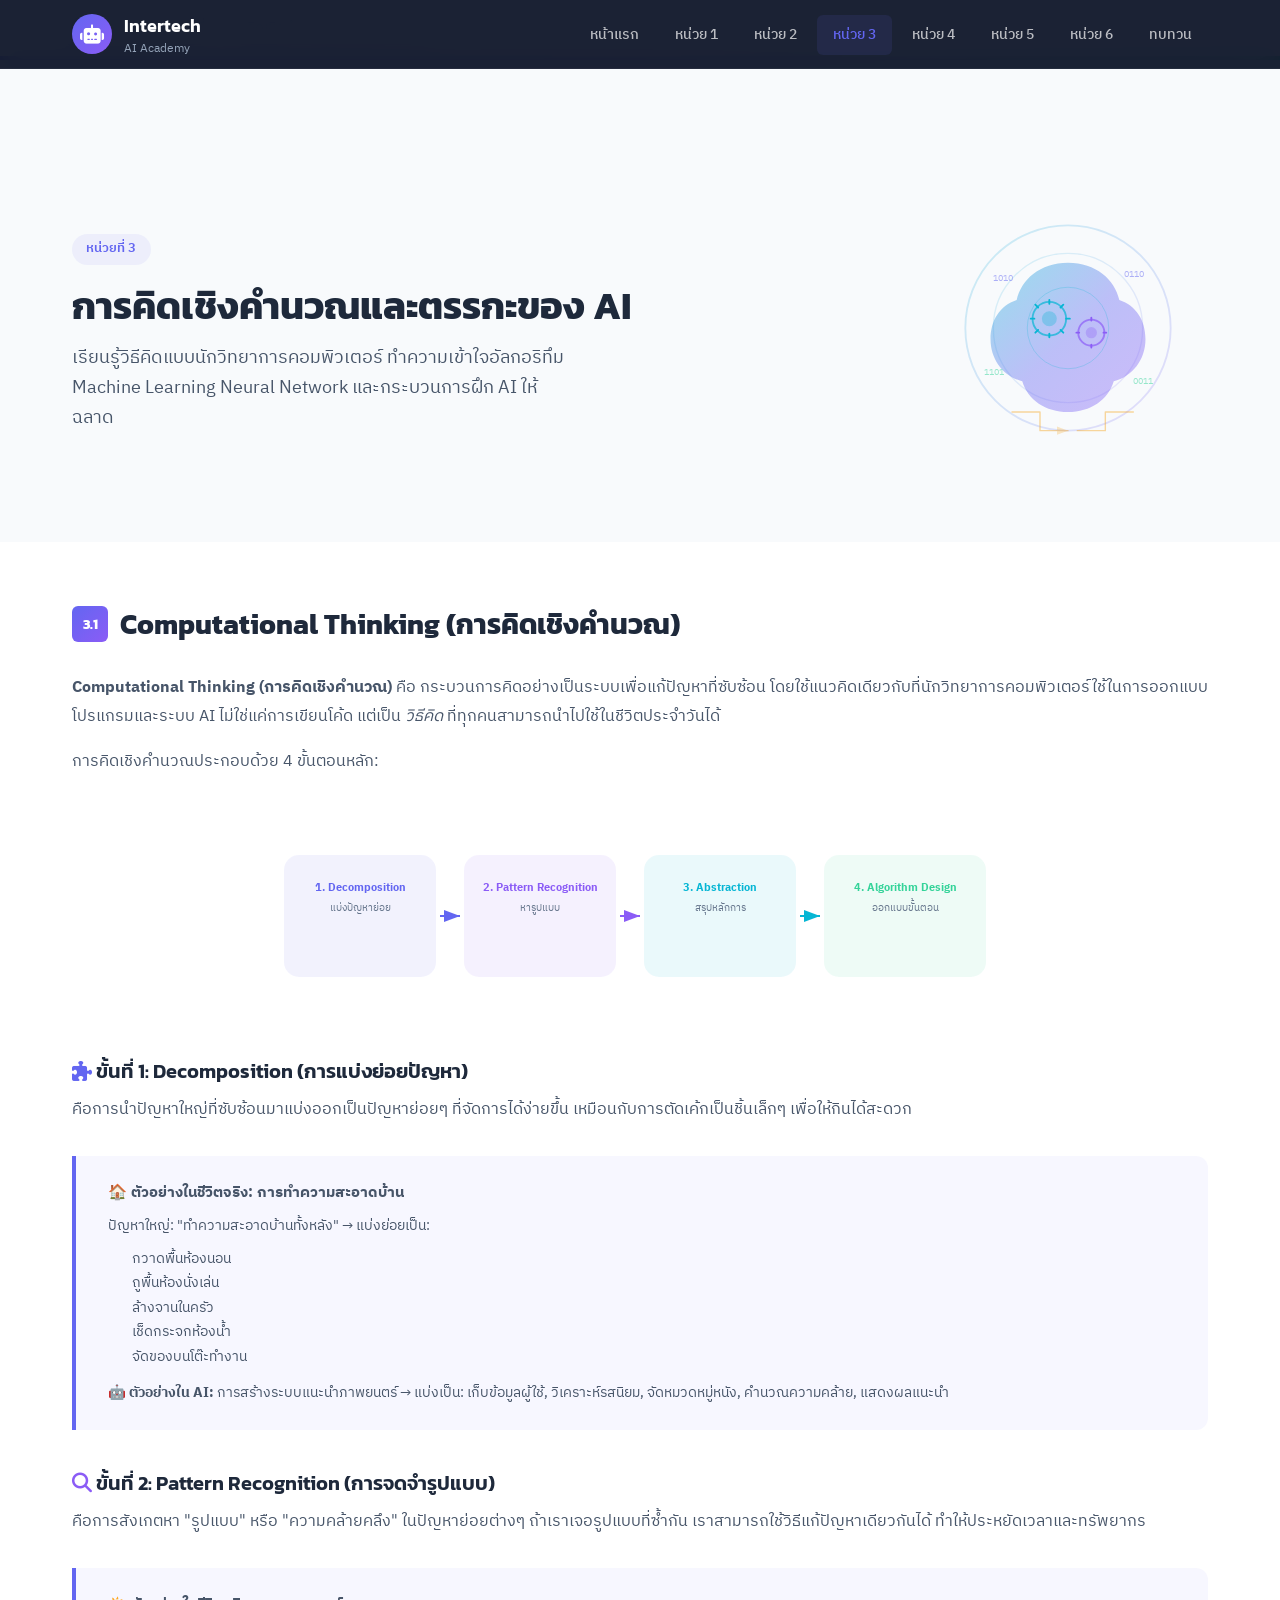
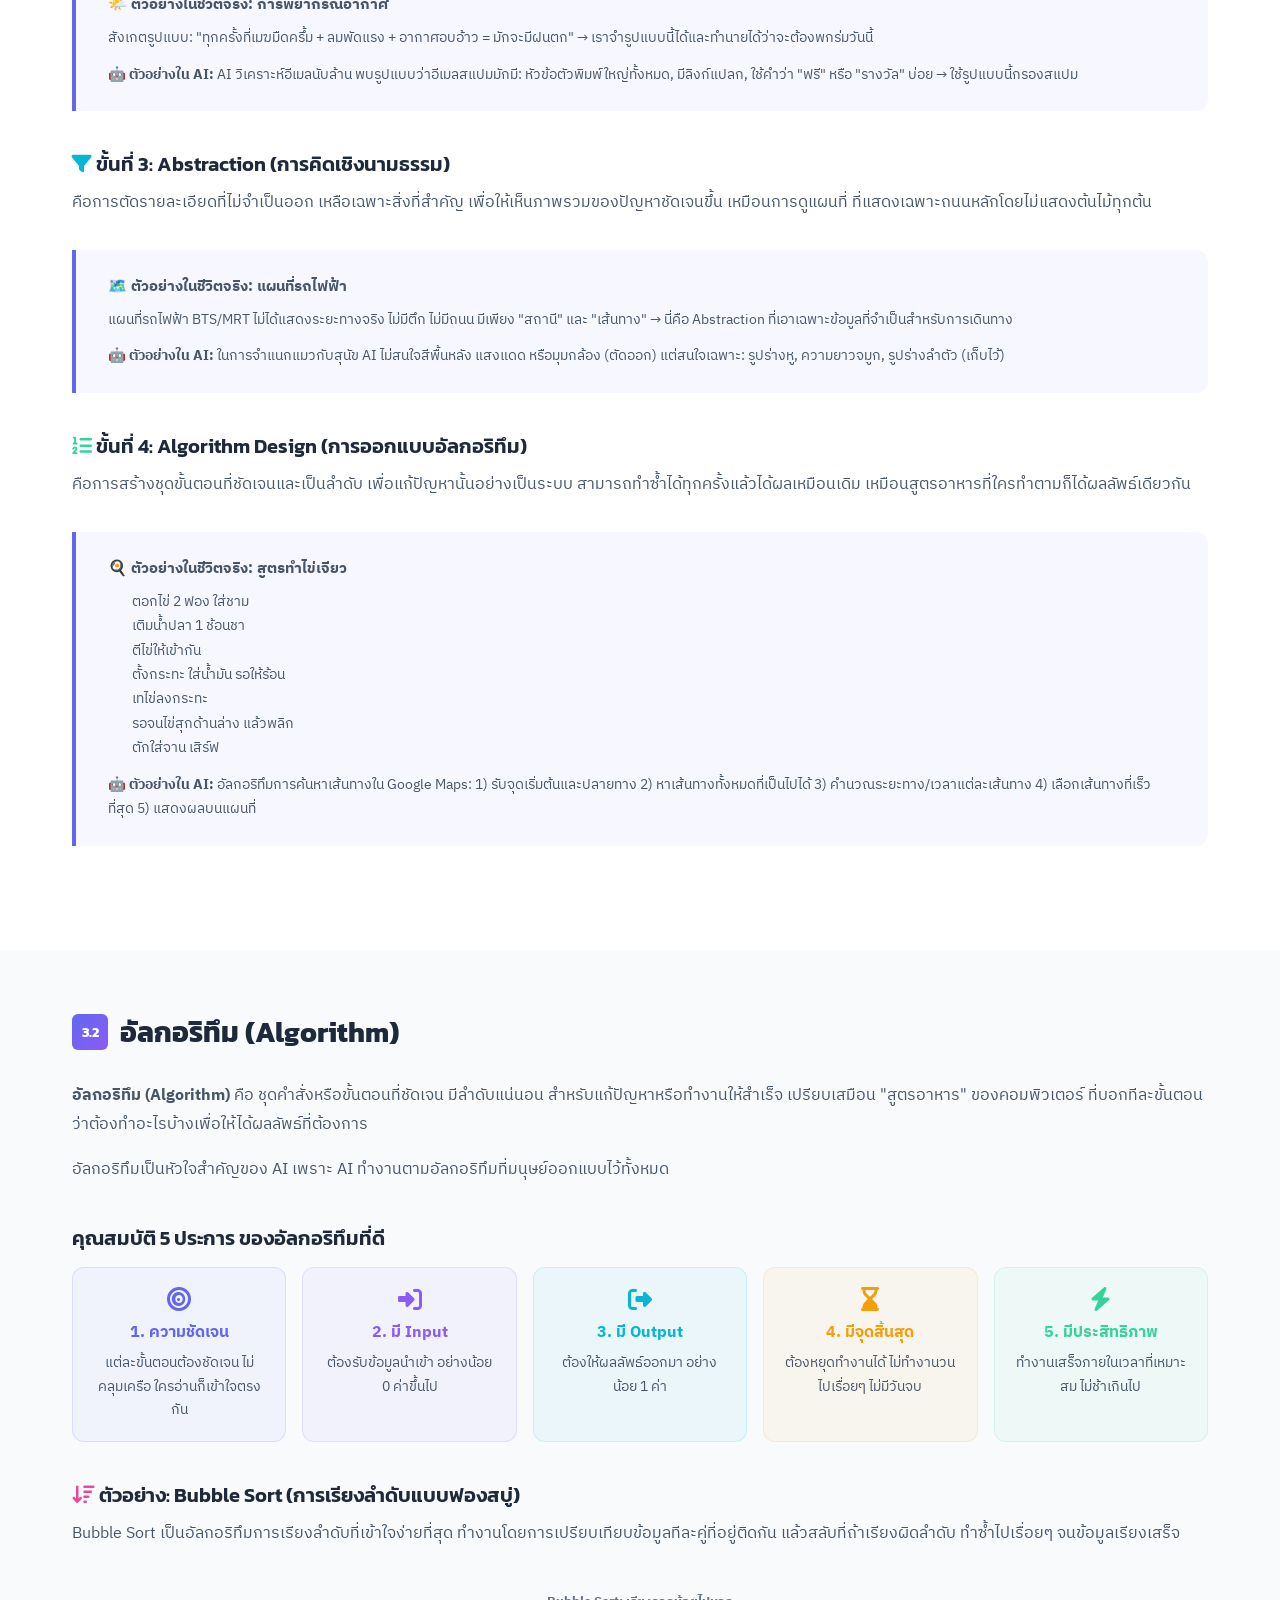
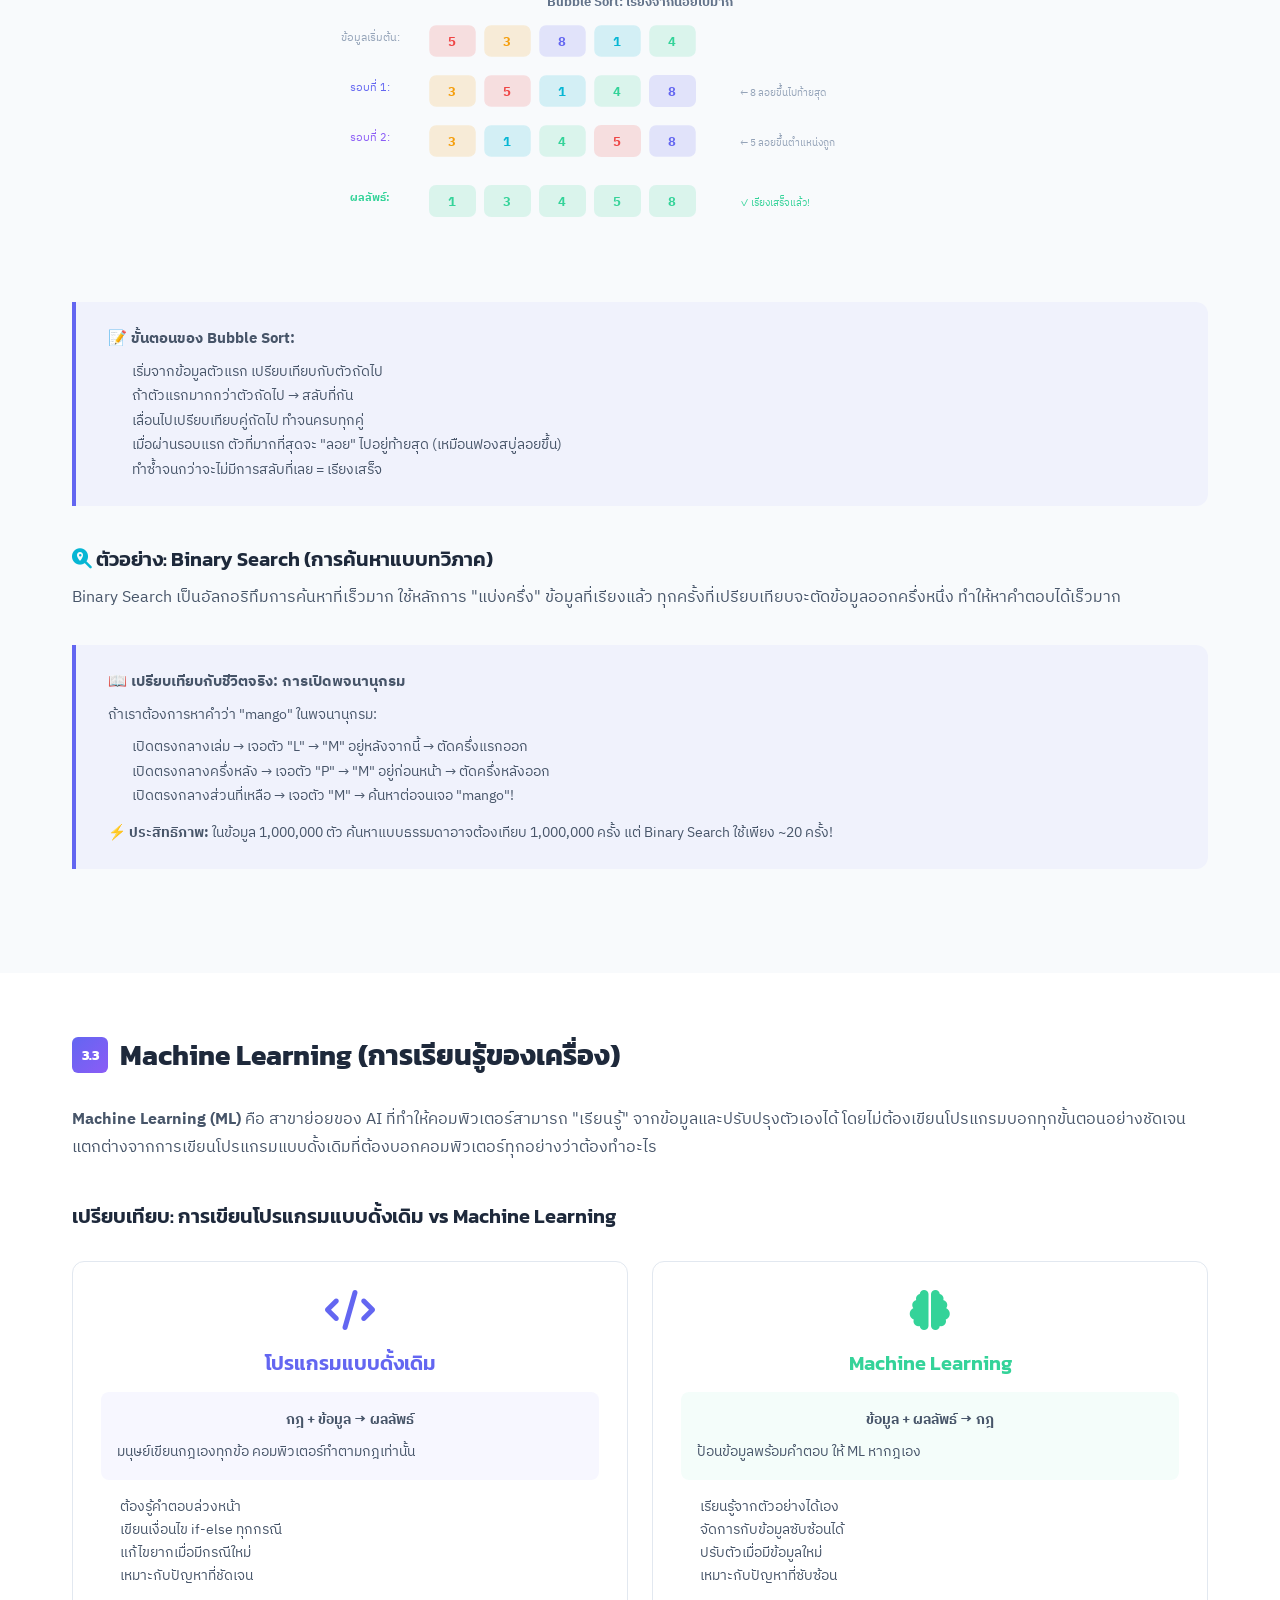
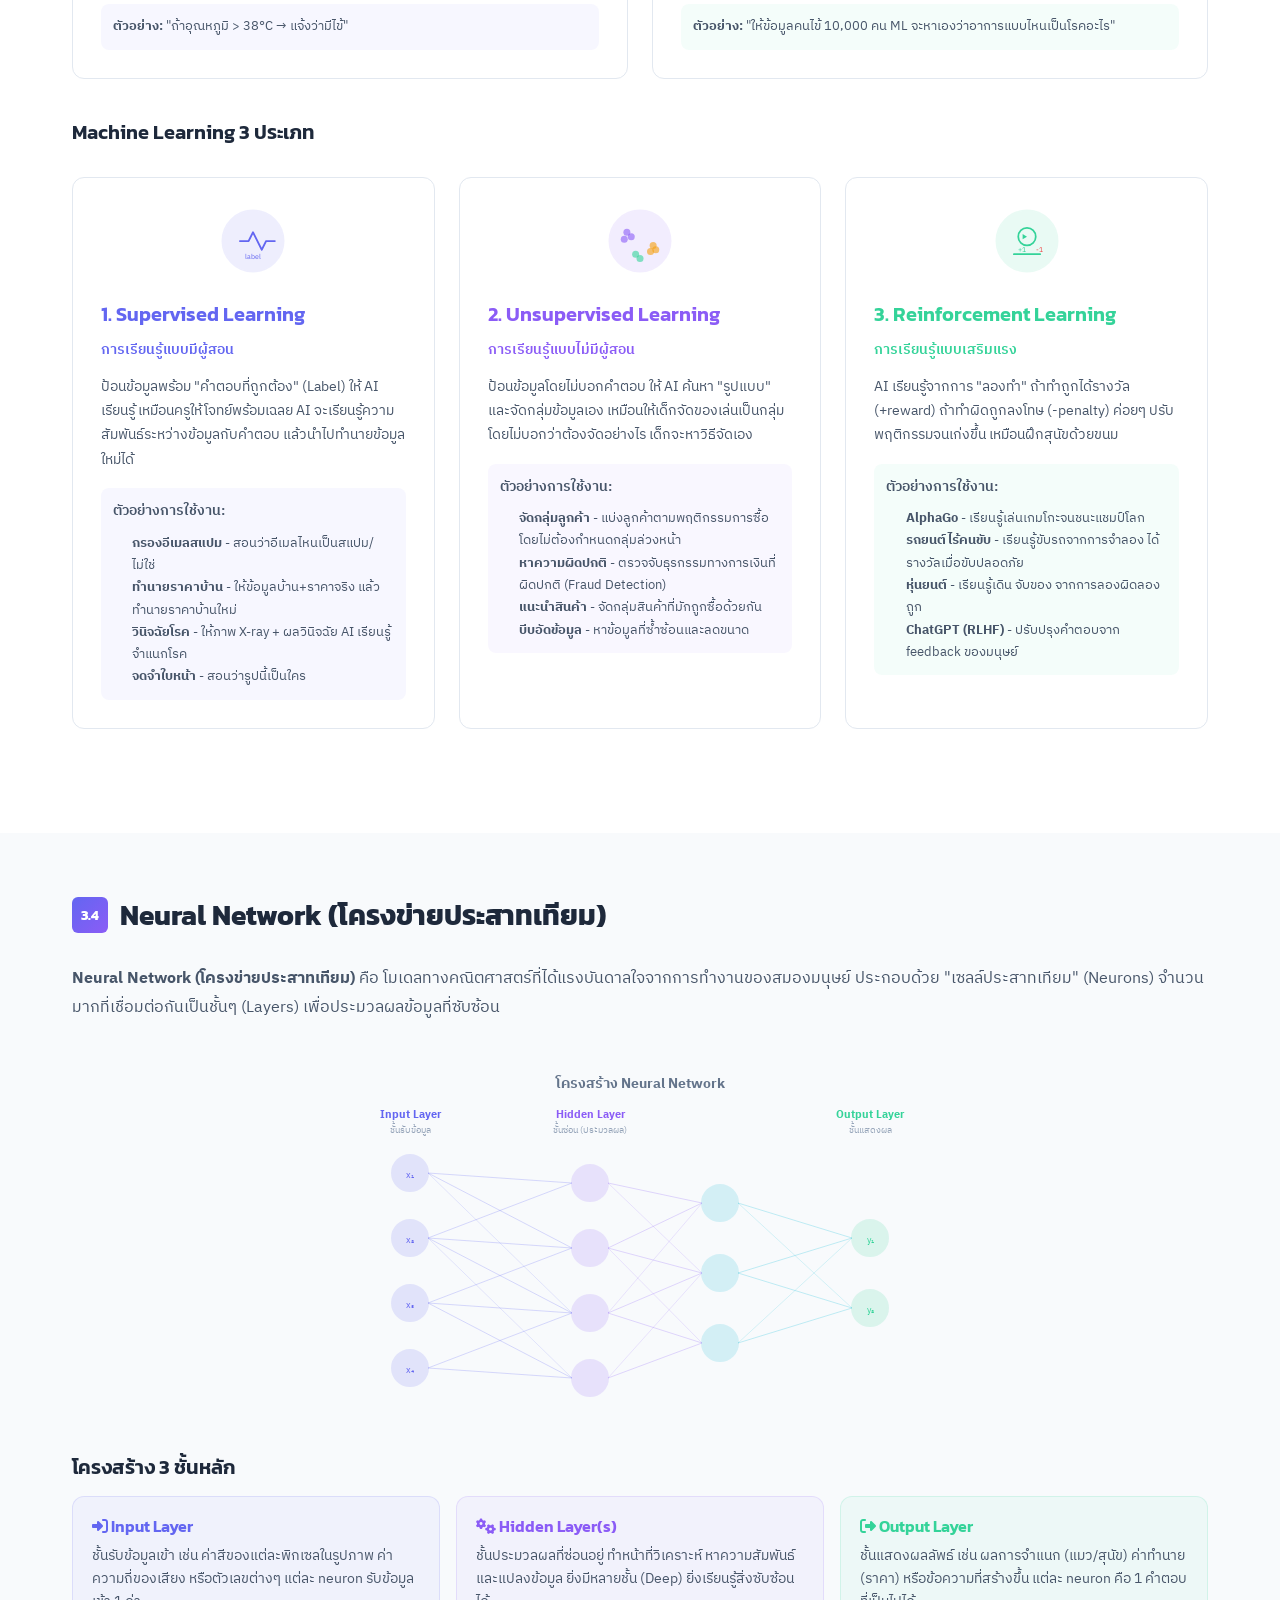
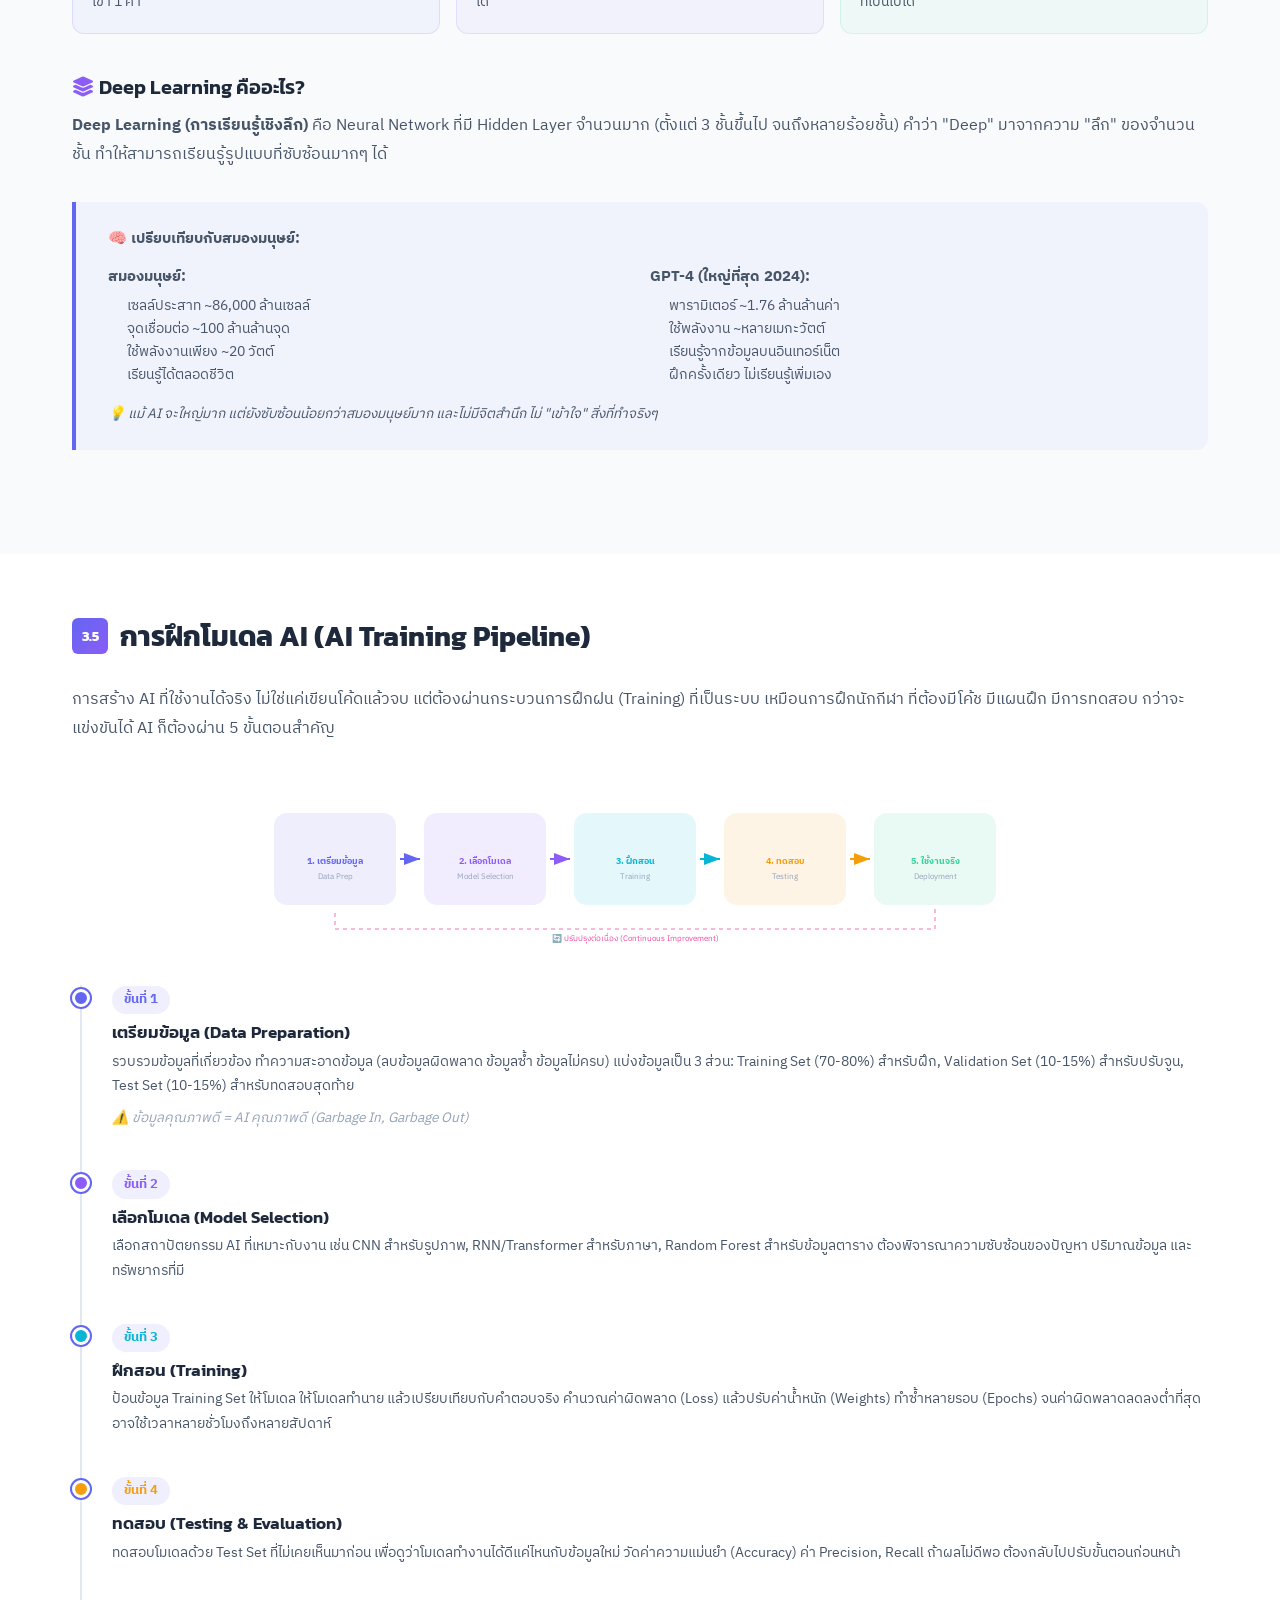
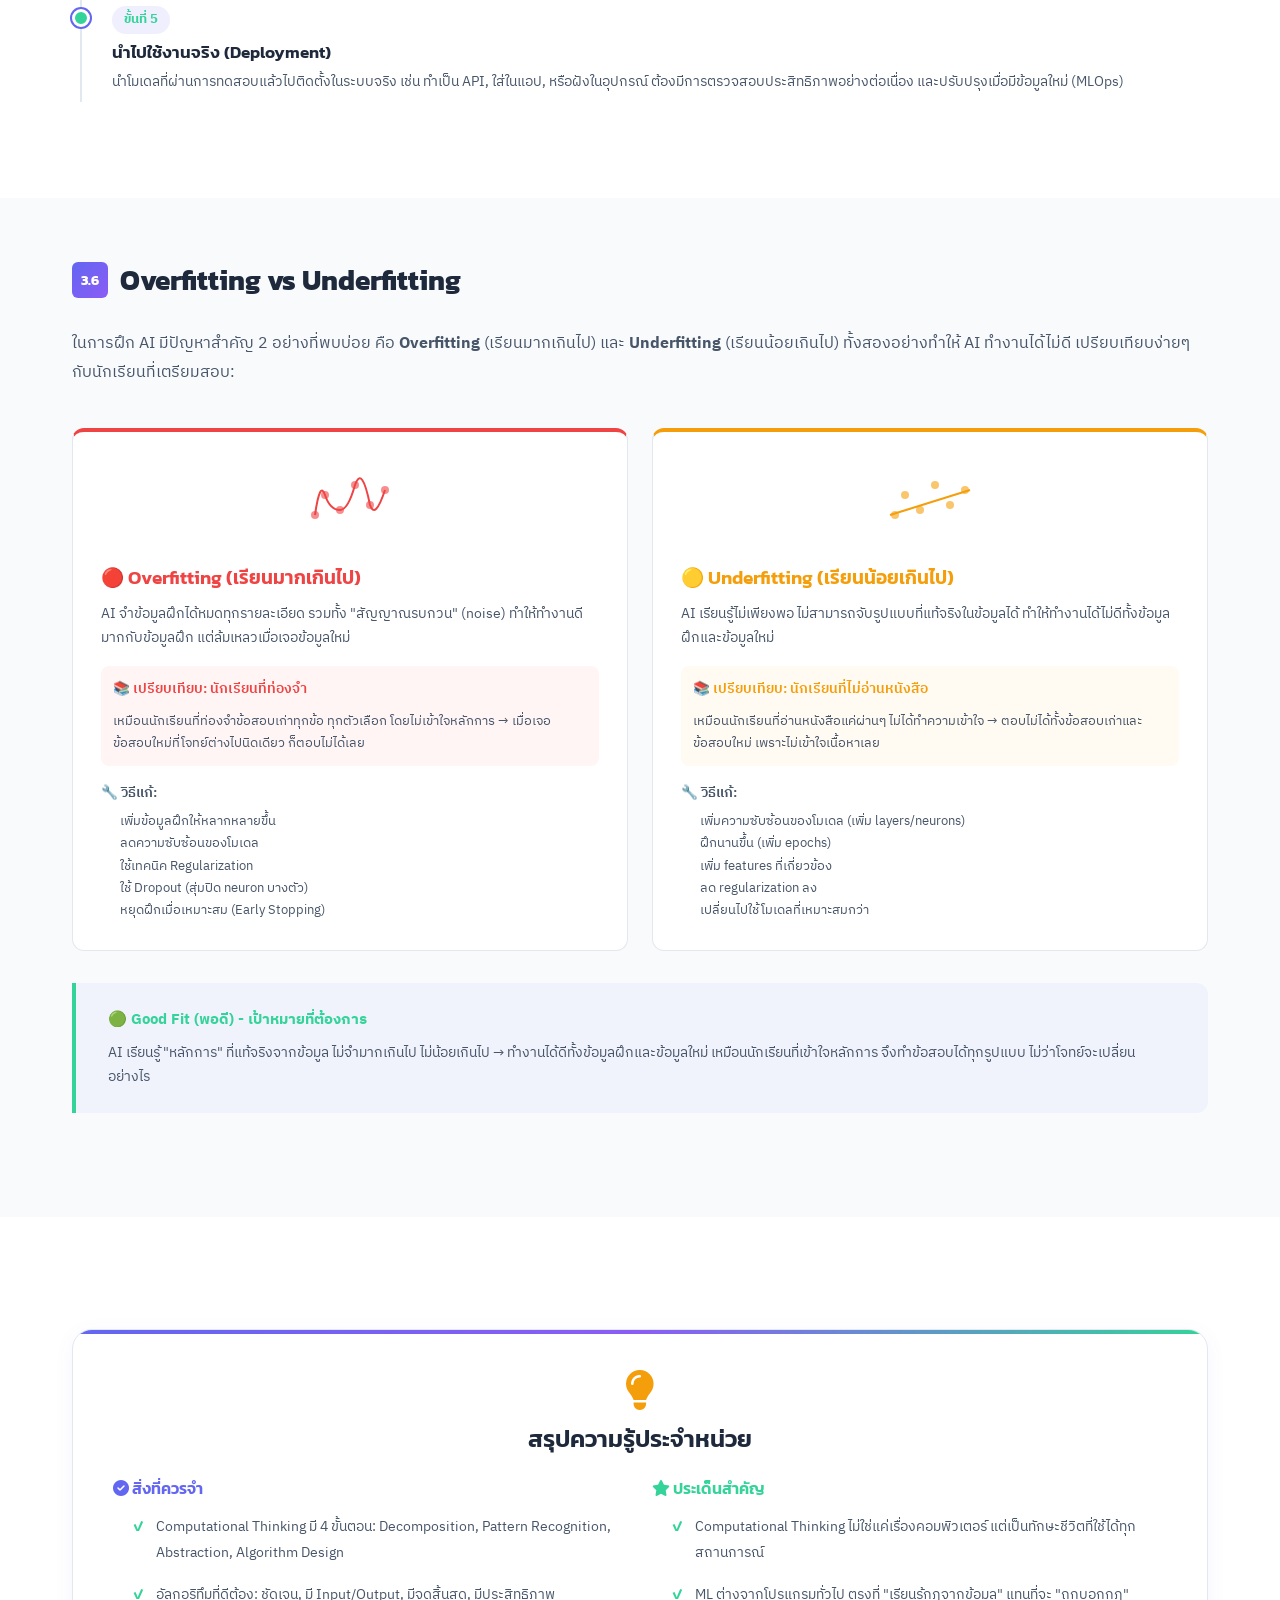
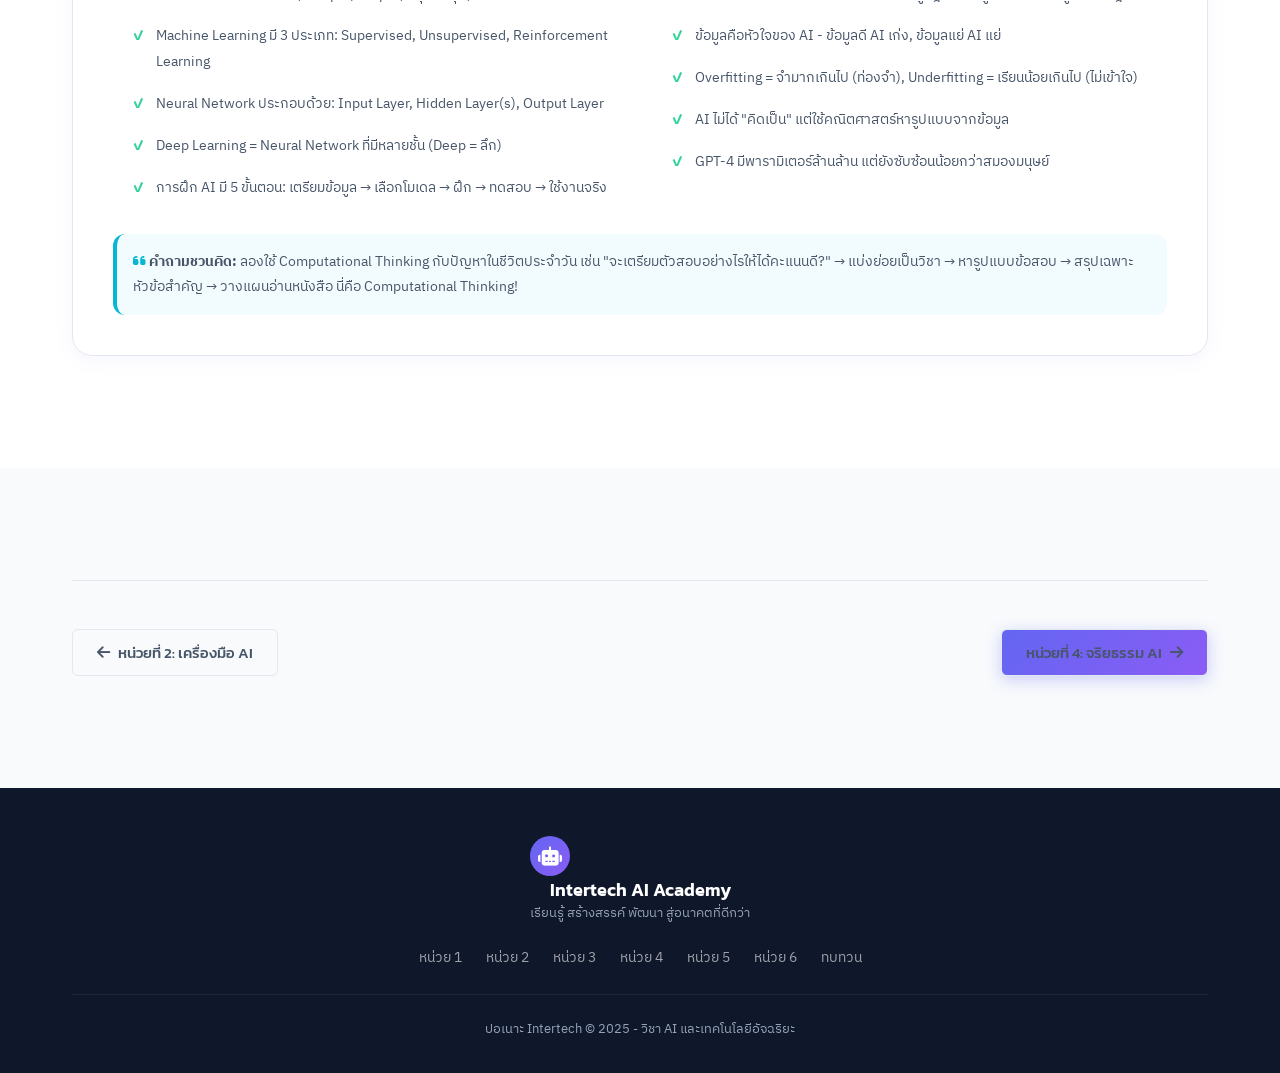
<file: pages/unit3.html>
<!DOCTYPE html>
<html lang="th">
<head>
    <meta charset="UTF-8">
    <meta name="viewport" content="width=device-width, initial-scale=1.0">
    <title>หน่วยที่ 3: การคิดเชิงคำนวณและตรรกะของ AI - ปอเนาะ Intertech</title>
    <link rel="stylesheet" href="../style.css?v=3">
    <link href="https://fonts.googleapis.com/css2?family=Kanit:wght@300;400;500;600;700;800&family=IBM+Plex+Sans+Thai:wght@300;400;500;600;700&display=swap" rel="stylesheet">
    <link rel="stylesheet" href="https://cdnjs.cloudflare.com/ajax/libs/font-awesome/6.5.0/css/all.min.css">
</head>
<body>
    <!-- Navbar -->
    <nav class="navbar">
        <div class="container nav-container">
            <a href="../index.html" class="nav-brand">
                <div class="brand-icon"><i class="fas fa-robot"></i></div>
                <div class="brand-text">
                    <span class="brand-name">Intertech</span>
                    <span class="brand-sub">AI Academy</span>
                </div>
            </a>
            <button class="nav-toggle" id="navToggle">
                <span></span><span></span><span></span>
            </button>
            <ul class="nav-links" id="navLinks">
                <li><a href="../index.html">หน้าแรก</a></li>
                <li><a href="unit1.html">หน่วย 1</a></li>
                <li><a href="unit2.html">หน่วย 2</a></li>
                <li><a href="unit3.html" class="active">หน่วย 3</a></li>
                <li><a href="unit4.html">หน่วย 4</a></li>
                <li><a href="unit5.html">หน่วย 5</a></li>
                <li><a href="unit6.html">หน่วย 6</a></li>
                <li><a href="review.html">ทบทวน</a></li>
            </ul>
        </div>
    </nav>


    <!-- Breadcrumb -->
    <div class="container">
        <nav class="breadcrumb" style="padding: 1rem 0; font-size: 0.9rem;">
            <a href="../index.html" style="color: var(--primary); text-decoration: none;"><i class="fas fa-home"></i> หน้าแรก</a>
            <span style="margin: 0 0.5rem; color: var(--text-muted);">/</span>
            <span style="color: var(--text-secondary);">หน่วยที่ 3: การคิดเชิงคำนวณและตรรกะของ AI</span>
        </nav>
    </div>

    <!-- Page Hero -->
    <header class="page-hero">
        <div class="container page-hero-content">
            <div style="flex: 1;">
                <span class="unit-badge" style="display: inline-block; margin-bottom: 1rem;">หน่วยที่ 3</span>
                <h1 class="page-title">การคิดเชิงคำนวณและตรรกะของ AI</h1>
                <p class="page-subtitle">เรียนรู้วิธีคิดแบบนักวิทยาการคอมพิวเตอร์ ทำความเข้าใจอัลกอริทึม Machine Learning Neural Network และกระบวนการฝึก AI ให้ฉลาด</p>
            </div>
            <div class="page-hero-illustration">
                <svg viewBox="0 0 300 300" fill="none" xmlns="http://www.w3.org/2000/svg">
                    <!-- Computational Thinking Brain with Gears -->
                    <circle cx="150" cy="150" r="110" stroke="url(#heroGrad1)" stroke-width="2" opacity="0.2"/>
                    <circle cx="150" cy="150" r="80" stroke="url(#heroGrad1)" stroke-width="1.5" opacity="0.15"/>
                    <!-- Brain outline -->
                    <path d="M150 80c-30 0-50 18-55 40-18 6-28 22-28 42 0 22 14 40 34 45 6 20 25 33 49 33s43-13 49-33c20-5 34-23 34-45 0-20-10-36-28-42-5-22-25-40-55-40z" fill="url(#heroGrad2)" opacity="0.4"/>
                    <!-- Gear 1 -->
                    <circle cx="130" cy="140" r="18" stroke="#06b6d4" stroke-width="2" opacity="0.7"/>
                    <circle cx="130" cy="140" r="8" fill="#06b6d4" opacity="0.3"/>
                    <path d="M130 120v4M130 156v4M110 140h4M152 140h-4M115 125l3 3M142 152l3 3M115 155l3-3M142 128l3-3" stroke="#06b6d4" stroke-width="2" stroke-linecap="round"/>
                    <!-- Gear 2 -->
                    <circle cx="175" cy="155" r="14" stroke="#8b5cf6" stroke-width="2" opacity="0.7"/>
                    <circle cx="175" cy="155" r="6" fill="#8b5cf6" opacity="0.3"/>
                    <path d="M175 139v3M175 168v3M159 155h3M188 155h3" stroke="#8b5cf6" stroke-width="2" stroke-linecap="round"/>
                    <!-- Binary code floating -->
                    <text x="70" y="100" font-size="10" fill="#6366f1" opacity="0.5">1010</text>
                    <text x="210" y="95" font-size="10" fill="#6366f1" opacity="0.5">0110</text>
                    <text x="60" y="200" font-size="10" fill="#34d399" opacity="0.5">1101</text>
                    <text x="220" y="210" font-size="10" fill="#34d399" opacity="0.5">0011</text>
                    <!-- Algorithm flow arrows -->
                    <path d="M90 240 L120 240 L120 260 L150 260" stroke="#f59e0b" stroke-width="1.5" opacity="0.4" stroke-linecap="round" stroke-linejoin="round" marker-end="url(#arrowH)"/>
                    <path d="M160 260 L190 260 L190 240 L220 240" stroke="#f59e0b" stroke-width="1.5" opacity="0.4" stroke-linecap="round" stroke-linejoin="round"/>
                    <!-- Pulsing ring -->
                    <circle cx="150" cy="150" r="40" stroke="#06b6d4" stroke-width="1" opacity="0.3">
                        <animate attributeName="r" values="40;55;40" dur="3s" repeatCount="indefinite"/>
                        <animate attributeName="opacity" values="0.3;0.1;0.3" dur="3s" repeatCount="indefinite"/>
                    </circle>
                    <defs>
                        <linearGradient id="heroGrad1" x1="0%" y1="0%" x2="100%" y2="100%">
                            <stop offset="0%" style="stop-color:#06b6d4"/>
                            <stop offset="100%" style="stop-color:#8b5cf6"/>
                        </linearGradient>
                        <linearGradient id="heroGrad2" x1="0%" y1="0%" x2="100%" y2="100%">
                            <stop offset="0%" style="stop-color:#06b6d4"/>
                            <stop offset="50%" style="stop-color:#6366f1"/>
                            <stop offset="100%" style="stop-color:#8b5cf6"/>
                        </linearGradient>
                        <marker id="arrowH" markerWidth="8" markerHeight="6" refX="8" refY="3" orient="auto">
                            <polygon points="0 0, 8 3, 0 6" fill="#f59e0b" opacity="0.6"/>
                        </marker>
                    </defs>
                </svg>
            </div>
        </div>
    </header>


    <!-- Section 3.1: Computational Thinking -->
    <section class="content-section">
        <div class="container">
            <h2 class="section-title"><span class="section-number">3.1</span> Computational Thinking (การคิดเชิงคำนวณ)</h2>

            <div class="content-block">
                <div class="content-text">
                    <p><strong>Computational Thinking (การคิดเชิงคำนวณ)</strong> คือ กระบวนการคิดอย่างเป็นระบบเพื่อแก้ปัญหาที่ซับซ้อน โดยใช้แนวคิดเดียวกับที่นักวิทยาการคอมพิวเตอร์ใช้ในการออกแบบโปรแกรมและระบบ AI ไม่ใช่แค่การเขียนโค้ด แต่เป็น <em>วิธีคิด</em> ที่ทุกคนสามารถนำไปใช้ในชีวิตประจำวันได้</p>
                    <p>การคิดเชิงคำนวณประกอบด้วย 4 ขั้นตอนหลัก:</p>
                </div>
            </div>

            <!-- Computational Thinking SVG Diagram -->
            <div style="text-align: center; margin: 2rem 0;">
                <svg viewBox="0 0 750 200" fill="none" xmlns="http://www.w3.org/2000/svg" style="max-width: 750px; width: 100%;">
                    <!-- Step 1 -->
                    <rect x="20" y="40" width="150" height="120" rx="14" fill="#6366f1" opacity="0.08" stroke="#6366f1" stroke-width="2"/>
                    <text x="95" y="75" text-anchor="middle" font-size="11" font-weight="bold" fill="#6366f1">1. Decomposition</text>
                    <text x="95" y="95" text-anchor="middle" font-size="10" fill="#64748b">แบ่งปัญหาย่อย</text>
                    <text x="95" y="125" text-anchor="middle" font-size="22">🧩</text>
                    <!-- Arrow -->
                    <path d="M175 100 L195 100" stroke="#6366f1" stroke-width="2" marker-end="url(#ctArrow1)"/>
                    <!-- Step 2 -->
                    <rect x="200" y="40" width="150" height="120" rx="14" fill="#8b5cf6" opacity="0.08" stroke="#8b5cf6" stroke-width="2"/>
                    <text x="275" y="75" text-anchor="middle" font-size="11" font-weight="bold" fill="#8b5cf6">2. Pattern Recognition</text>
                    <text x="275" y="95" text-anchor="middle" font-size="10" fill="#64748b">หารูปแบบ</text>
                    <text x="275" y="125" text-anchor="middle" font-size="22">🔍</text>
                    <!-- Arrow -->
                    <path d="M355 100 L375 100" stroke="#8b5cf6" stroke-width="2" marker-end="url(#ctArrow2)"/>
                    <!-- Step 3 -->
                    <rect x="380" y="40" width="150" height="120" rx="14" fill="#06b6d4" opacity="0.08" stroke="#06b6d4" stroke-width="2"/>
                    <text x="455" y="75" text-anchor="middle" font-size="11" font-weight="bold" fill="#06b6d4">3. Abstraction</text>
                    <text x="455" y="95" text-anchor="middle" font-size="10" fill="#64748b">สรุปหลักการ</text>
                    <text x="455" y="125" text-anchor="middle" font-size="22">🎯</text>
                    <!-- Arrow -->
                    <path d="M535 100 L555 100" stroke="#06b6d4" stroke-width="2" marker-end="url(#ctArrow3)"/>
                    <!-- Step 4 -->
                    <rect x="560" y="40" width="160" height="120" rx="14" fill="#34d399" opacity="0.08" stroke="#34d399" stroke-width="2"/>
                    <text x="640" y="75" text-anchor="middle" font-size="11" font-weight="bold" fill="#34d399">4. Algorithm Design</text>
                    <text x="640" y="95" text-anchor="middle" font-size="10" fill="#64748b">ออกแบบขั้นตอน</text>
                    <text x="640" y="125" text-anchor="middle" font-size="22">📋</text>
                    <defs>
                        <marker id="ctArrow1" markerWidth="8" markerHeight="6" refX="8" refY="3" orient="auto"><polygon points="0 0,8 3,0 6" fill="#6366f1"/></marker>
                        <marker id="ctArrow2" markerWidth="8" markerHeight="6" refX="8" refY="3" orient="auto"><polygon points="0 0,8 3,0 6" fill="#8b5cf6"/></marker>
                        <marker id="ctArrow3" markerWidth="8" markerHeight="6" refX="8" refY="3" orient="auto"><polygon points="0 0,8 3,0 6" fill="#06b6d4"/></marker>
                    </defs>
                </svg>
            </div>


            <!-- Step 1: Decomposition -->
            <div class="content-block">
                <h3><i class="fas fa-puzzle-piece" style="color: #6366f1;"></i> ขั้นที่ 1: Decomposition (การแบ่งย่อยปัญหา)</h3>
                <div class="content-text">
                    <p>คือการนำปัญหาใหญ่ที่ซับซ้อนมาแบ่งออกเป็นปัญหาย่อยๆ ที่จัดการได้ง่ายขึ้น เหมือนกับการตัดเค้กเป็นชิ้นเล็กๆ เพื่อให้กินได้สะดวก</p>
                </div>
                <div class="info-box">
                    <p><strong>🏠 ตัวอย่างในชีวิตจริง: การทำความสะอาดบ้าน</strong></p>
                    <p style="margin-top: 0.5rem; font-size: 0.9rem; color: var(--text-secondary);">ปัญหาใหญ่: "ทำความสะอาดบ้านทั้งหลัง" → แบ่งย่อยเป็น:</p>
                    <ul style="padding-left: 1.5rem; margin-top: 0.5rem; font-size: 0.9rem; color: var(--text-secondary);">
                        <li>กวาดพื้นห้องนอน</li>
                        <li>ถูพื้นห้องนั่งเล่น</li>
                        <li>ล้างจานในครัว</li>
                        <li>เช็ดกระจกห้องน้ำ</li>
                        <li>จัดของบนโต๊ะทำงาน</li>
                    </ul>
                    <p style="margin-top: 0.75rem; font-size: 0.9rem; color: var(--text-secondary);"><strong>🤖 ตัวอย่างใน AI:</strong> การสร้างระบบแนะนำภาพยนตร์ → แบ่งเป็น: เก็บข้อมูลผู้ใช้, วิเคราะห์รสนิยม, จัดหมวดหมู่หนัง, คำนวณความคล้าย, แสดงผลแนะนำ</p>
                </div>
            </div>

            <!-- Step 2: Pattern Recognition -->
            <div class="content-block">
                <h3><i class="fas fa-search" style="color: #8b5cf6;"></i> ขั้นที่ 2: Pattern Recognition (การจดจำรูปแบบ)</h3>
                <div class="content-text">
                    <p>คือการสังเกตหา "รูปแบบ" หรือ "ความคล้ายคลึง" ในปัญหาย่อยต่างๆ ถ้าเราเจอรูปแบบที่ซ้ำกัน เราสามารถใช้วิธีแก้ปัญหาเดียวกันได้ ทำให้ประหยัดเวลาและทรัพยากร</p>
                </div>
                <div class="info-box">
                    <p><strong>🌤️ ตัวอย่างในชีวิตจริง: การพยากรณ์อากาศ</strong></p>
                    <p style="margin-top: 0.5rem; font-size: 0.9rem; color: var(--text-secondary);">สังเกตรูปแบบ: "ทุกครั้งที่เมฆมืดครึ้ม + ลมพัดแรง + อากาศอบอ้าว = มักจะมีฝนตก" → เราจำรูปแบบนี้ได้และทำนายได้ว่าจะต้องพกร่มวันนี้</p>
                    <p style="margin-top: 0.75rem; font-size: 0.9rem; color: var(--text-secondary);"><strong>🤖 ตัวอย่างใน AI:</strong> AI วิเคราะห์อีเมลนับล้าน พบรูปแบบว่าอีเมลสแปมมักมี: หัวข้อตัวพิมพ์ใหญ่ทั้งหมด, มีลิงก์แปลก, ใช้คำว่า "ฟรี" หรือ "รางวัล" บ่อย → ใช้รูปแบบนี้กรองสแปม</p>
                </div>
            </div>


            <!-- Step 3: Abstraction -->
            <div class="content-block">
                <h3><i class="fas fa-filter" style="color: #06b6d4;"></i> ขั้นที่ 3: Abstraction (การคิดเชิงนามธรรม)</h3>
                <div class="content-text">
                    <p>คือการตัดรายละเอียดที่ไม่จำเป็นออก เหลือเฉพาะสิ่งที่สำคัญ เพื่อให้เห็นภาพรวมของปัญหาชัดเจนขึ้น เหมือนการดูแผนที่ ที่แสดงเฉพาะถนนหลักโดยไม่แสดงต้นไม้ทุกต้น</p>
                </div>
                <div class="info-box">
                    <p><strong>🗺️ ตัวอย่างในชีวิตจริง: แผนที่รถไฟฟ้า</strong></p>
                    <p style="margin-top: 0.5rem; font-size: 0.9rem; color: var(--text-secondary);">แผนที่รถไฟฟ้า BTS/MRT ไม่ได้แสดงระยะทางจริง ไม่มีตึก ไม่มีถนน มีเพียง "สถานี" และ "เส้นทาง" → นี่คือ Abstraction ที่เอาเฉพาะข้อมูลที่จำเป็นสำหรับการเดินทาง</p>
                    <p style="margin-top: 0.75rem; font-size: 0.9rem; color: var(--text-secondary);"><strong>🤖 ตัวอย่างใน AI:</strong> ในการจำแนกแมวกับสุนัข AI ไม่สนใจสีพื้นหลัง แสงแดด หรือมุมกล้อง (ตัดออก) แต่สนใจเฉพาะ: รูปร่างหู, ความยาวจมูก, รูปร่างลำตัว (เก็บไว้)</p>
                </div>
            </div>

            <!-- Step 4: Algorithm Design -->
            <div class="content-block">
                <h3><i class="fas fa-list-ol" style="color: #34d399;"></i> ขั้นที่ 4: Algorithm Design (การออกแบบอัลกอริทึม)</h3>
                <div class="content-text">
                    <p>คือการสร้างชุดขั้นตอนที่ชัดเจนและเป็นลำดับ เพื่อแก้ปัญหานั้นอย่างเป็นระบบ สามารถทำซ้ำได้ทุกครั้งแล้วได้ผลเหมือนเดิม เหมือนสูตรอาหารที่ใครทำตามก็ได้ผลลัพธ์เดียวกัน</p>
                </div>
                <div class="info-box">
                    <p><strong>🍳 ตัวอย่างในชีวิตจริง: สูตรทำไข่เจียว</strong></p>
                    <ol style="padding-left: 1.5rem; margin-top: 0.5rem; font-size: 0.9rem; color: var(--text-secondary);">
                        <li>ตอกไข่ 2 ฟอง ใส่ชาม</li>
                        <li>เติมน้ำปลา 1 ช้อนชา</li>
                        <li>ตีไข่ให้เข้ากัน</li>
                        <li>ตั้งกระทะ ใส่น้ำมัน รอให้ร้อน</li>
                        <li>เทไข่ลงกระทะ</li>
                        <li>รอจนไข่สุกด้านล่าง แล้วพลิก</li>
                        <li>ตักใส่จาน เสิร์ฟ</li>
                    </ol>
                    <p style="margin-top: 0.75rem; font-size: 0.9rem; color: var(--text-secondary);"><strong>🤖 ตัวอย่างใน AI:</strong> อัลกอริทึมการค้นหาเส้นทางใน Google Maps: 1) รับจุดเริ่มต้นและปลายทาง 2) หาเส้นทางทั้งหมดที่เป็นไปได้ 3) คำนวณระยะทาง/เวลาแต่ละเส้นทาง 4) เลือกเส้นทางที่เร็วที่สุด 5) แสดงผลบนแผนที่</p>
                </div>
            </div>
        </div>
    </section>


    <!-- Section 3.2: อัลกอริทึม -->
    <section class="content-section" style="background: var(--bg-secondary, #f8fafc);">
        <div class="container">
            <h2 class="section-title"><span class="section-number">3.2</span> อัลกอริทึม (Algorithm)</h2>

            <div class="content-block">
                <div class="content-text">
                    <p><strong>อัลกอริทึม (Algorithm)</strong> คือ ชุดคำสั่งหรือขั้นตอนที่ชัดเจน มีลำดับแน่นอน สำหรับแก้ปัญหาหรือทำงานให้สำเร็จ เปรียบเสมือน "สูตรอาหาร" ของคอมพิวเตอร์ ที่บอกทีละขั้นตอนว่าต้องทำอะไรบ้างเพื่อให้ได้ผลลัพธ์ที่ต้องการ</p>
                    <p>อัลกอริทึมเป็นหัวใจสำคัญของ AI เพราะ AI ทำงานตามอัลกอริทึมที่มนุษย์ออกแบบไว้ทั้งหมด</p>
                </div>
            </div>

            <div class="content-block">
                <h3>คุณสมบัติ 5 ประการ ของอัลกอริทึมที่ดี</h3>
                <div style="display: grid; grid-template-columns: repeat(auto-fit, minmax(200px, 1fr)); gap: 1rem; margin-top: 1rem;">
                    <div style="padding: 1.2rem; border-radius: 12px; background: rgba(99, 102, 241, 0.05); border: 1px solid rgba(99, 102, 241, 0.15); text-align: center;">
                        <i class="fas fa-bullseye" style="font-size: 1.5rem; color: #6366f1; margin-bottom: 0.5rem; display: block;"></i>
                        <strong style="color: #6366f1;">1. ความชัดเจน</strong>
                        <p style="font-size: 0.85rem; margin-top: 0.4rem; color: var(--text-secondary);">แต่ละขั้นตอนต้องชัดเจน ไม่คลุมเครือ ใครอ่านก็เข้าใจตรงกัน</p>
                    </div>
                    <div style="padding: 1.2rem; border-radius: 12px; background: rgba(139, 92, 246, 0.05); border: 1px solid rgba(139, 92, 246, 0.15); text-align: center;">
                        <i class="fas fa-sign-in-alt" style="font-size: 1.5rem; color: #8b5cf6; margin-bottom: 0.5rem; display: block;"></i>
                        <strong style="color: #8b5cf6;">2. มี Input</strong>
                        <p style="font-size: 0.85rem; margin-top: 0.4rem; color: var(--text-secondary);">ต้องรับข้อมูลนำเข้า อย่างน้อย 0 ค่าขึ้นไป</p>
                    </div>
                    <div style="padding: 1.2rem; border-radius: 12px; background: rgba(6, 182, 212, 0.05); border: 1px solid rgba(6, 182, 212, 0.15); text-align: center;">
                        <i class="fas fa-sign-out-alt" style="font-size: 1.5rem; color: #06b6d4; margin-bottom: 0.5rem; display: block;"></i>
                        <strong style="color: #06b6d4;">3. มี Output</strong>
                        <p style="font-size: 0.85rem; margin-top: 0.4rem; color: var(--text-secondary);">ต้องให้ผลลัพธ์ออกมา อย่างน้อย 1 ค่า</p>
                    </div>
                    <div style="padding: 1.2rem; border-radius: 12px; background: rgba(245, 158, 11, 0.05); border: 1px solid rgba(245, 158, 11, 0.15); text-align: center;">
                        <i class="fas fa-hourglass-end" style="font-size: 1.5rem; color: #f59e0b; margin-bottom: 0.5rem; display: block;"></i>
                        <strong style="color: #f59e0b;">4. มีจุดสิ้นสุด</strong>
                        <p style="font-size: 0.85rem; margin-top: 0.4rem; color: var(--text-secondary);">ต้องหยุดทำงานได้ ไม่ทำงานวนไปเรื่อยๆ ไม่มีวันจบ</p>
                    </div>
                    <div style="padding: 1.2rem; border-radius: 12px; background: rgba(52, 211, 153, 0.05); border: 1px solid rgba(52, 211, 153, 0.15); text-align: center;">
                        <i class="fas fa-bolt" style="font-size: 1.5rem; color: #34d399; margin-bottom: 0.5rem; display: block;"></i>
                        <strong style="color: #34d399;">5. มีประสิทธิภาพ</strong>
                        <p style="font-size: 0.85rem; margin-top: 0.4rem; color: var(--text-secondary);">ทำงานเสร็จภายในเวลาที่เหมาะสม ไม่ช้าเกินไป</p>
                    </div>
                </div>
            </div>


            <!-- Bubble Sort Example -->
            <div class="content-block">
                <h3><i class="fas fa-sort-amount-down" style="color: #ec4899;"></i> ตัวอย่าง: Bubble Sort (การเรียงลำดับแบบฟองสบู่)</h3>
                <div class="content-text">
                    <p>Bubble Sort เป็นอัลกอริทึมการเรียงลำดับที่เข้าใจง่ายที่สุด ทำงานโดยการเปรียบเทียบข้อมูลทีละคู่ที่อยู่ติดกัน แล้วสลับที่ถ้าเรียงผิดลำดับ ทำซ้ำไปเรื่อยๆ จนข้อมูลเรียงเสร็จ</p>
                </div>

                <!-- Sorting Visualization SVG -->
                <div style="text-align: center; margin: 2rem 0;">
                    <svg viewBox="0 0 700 280" fill="none" xmlns="http://www.w3.org/2000/svg" style="max-width: 700px; width: 100%;">
                        <!-- Title -->
                        <text x="350" y="25" text-anchor="middle" font-size="13" font-weight="bold" fill="#64748b">Bubble Sort: เรียงจากน้อยไปมาก</text>
                        <!-- Original -->
                        <text x="80" y="60" text-anchor="middle" font-size="11" fill="#94a3b8">ข้อมูลเริ่มต้น:</text>
                        <rect x="140" y="45" width="45" height="30" rx="6" fill="#ef4444" opacity="0.15" stroke="#ef4444" stroke-width="1.5"/>
                        <text x="162" y="65" text-anchor="middle" font-size="13" font-weight="bold" fill="#ef4444">5</text>
                        <rect x="195" y="45" width="45" height="30" rx="6" fill="#f59e0b" opacity="0.15" stroke="#f59e0b" stroke-width="1.5"/>
                        <text x="217" y="65" text-anchor="middle" font-size="13" font-weight="bold" fill="#f59e0b">3</text>
                        <rect x="250" y="45" width="45" height="30" rx="6" fill="#6366f1" opacity="0.15" stroke="#6366f1" stroke-width="1.5"/>
                        <text x="272" y="65" text-anchor="middle" font-size="13" font-weight="bold" fill="#6366f1">8</text>
                        <rect x="305" y="45" width="45" height="30" rx="6" fill="#06b6d4" opacity="0.15" stroke="#06b6d4" stroke-width="1.5"/>
                        <text x="327" y="65" text-anchor="middle" font-size="13" font-weight="bold" fill="#06b6d4">1</text>
                        <rect x="360" y="45" width="45" height="30" rx="6" fill="#34d399" opacity="0.15" stroke="#34d399" stroke-width="1.5"/>
                        <text x="382" y="65" text-anchor="middle" font-size="13" font-weight="bold" fill="#34d399">4</text>
                        <!-- Round 1 -->
                        <text x="80" y="110" text-anchor="middle" font-size="11" fill="#6366f1">รอบที่ 1:</text>
                        <rect x="140" y="95" width="45" height="30" rx="6" fill="#f59e0b" opacity="0.15" stroke="#f59e0b" stroke-width="1.5"/>
                        <text x="162" y="115" text-anchor="middle" font-size="13" font-weight="bold" fill="#f59e0b">3</text>
                        <rect x="195" y="95" width="45" height="30" rx="6" fill="#ef4444" opacity="0.15" stroke="#ef4444" stroke-width="1.5"/>
                        <text x="217" y="115" text-anchor="middle" font-size="13" font-weight="bold" fill="#ef4444">5</text>
                        <rect x="250" y="95" width="45" height="30" rx="6" fill="#06b6d4" opacity="0.15" stroke="#06b6d4" stroke-width="1.5"/>
                        <text x="272" y="115" text-anchor="middle" font-size="13" font-weight="bold" fill="#06b6d4">1</text>
                        <rect x="305" y="95" width="45" height="30" rx="6" fill="#34d399" opacity="0.15" stroke="#34d399" stroke-width="1.5"/>
                        <text x="327" y="115" text-anchor="middle" font-size="13" font-weight="bold" fill="#34d399">4</text>
                        <rect x="360" y="95" width="45" height="30" rx="6" fill="#6366f1" opacity="0.15" stroke="#6366f1" stroke-width="2"/>
                        <text x="382" y="115" text-anchor="middle" font-size="13" font-weight="bold" fill="#6366f1">8</text>
                        <text x="450" y="115" font-size="10" fill="#94a3b8">← 8 ลอยขึ้นไปท้ายสุด</text>
                        <!-- Round 2 -->
                        <text x="80" y="160" text-anchor="middle" font-size="11" fill="#8b5cf6">รอบที่ 2:</text>
                        <rect x="140" y="145" width="45" height="30" rx="6" fill="#f59e0b" opacity="0.15" stroke="#f59e0b" stroke-width="1.5"/>
                        <text x="162" y="165" text-anchor="middle" font-size="13" font-weight="bold" fill="#f59e0b">3</text>
                        <rect x="195" y="145" width="45" height="30" rx="6" fill="#06b6d4" opacity="0.15" stroke="#06b6d4" stroke-width="1.5"/>
                        <text x="217" y="165" text-anchor="middle" font-size="13" font-weight="bold" fill="#06b6d4">1</text>
                        <rect x="250" y="145" width="45" height="30" rx="6" fill="#34d399" opacity="0.15" stroke="#34d399" stroke-width="1.5"/>
                        <text x="272" y="165" text-anchor="middle" font-size="13" font-weight="bold" fill="#34d399">4</text>
                        <rect x="305" y="145" width="45" height="30" rx="6" fill="#ef4444" opacity="0.15" stroke="#ef4444" stroke-width="2"/>
                        <text x="327" y="165" text-anchor="middle" font-size="13" font-weight="bold" fill="#ef4444">5</text>
                        <rect x="360" y="145" width="45" height="30" rx="6" fill="#6366f1" opacity="0.15" stroke="#6366f1" stroke-width="1.5"/>
                        <text x="382" y="165" text-anchor="middle" font-size="13" font-weight="bold" fill="#6366f1">8</text>
                        <text x="450" y="165" font-size="10" fill="#94a3b8">← 5 ลอยขึ้นตำแหน่งถูก</text>
                        <!-- Final -->
                        <text x="80" y="220" text-anchor="middle" font-size="11" fill="#34d399" font-weight="bold">ผลลัพธ์:</text>
                        <rect x="140" y="205" width="45" height="30" rx="6" fill="#34d399" opacity="0.15" stroke="#34d399" stroke-width="2"/>
                        <text x="162" y="225" text-anchor="middle" font-size="13" font-weight="bold" fill="#34d399">1</text>
                        <rect x="195" y="205" width="45" height="30" rx="6" fill="#34d399" opacity="0.15" stroke="#34d399" stroke-width="2"/>
                        <text x="217" y="225" text-anchor="middle" font-size="13" font-weight="bold" fill="#34d399">3</text>
                        <rect x="250" y="205" width="45" height="30" rx="6" fill="#34d399" opacity="0.15" stroke="#34d399" stroke-width="2"/>
                        <text x="272" y="225" text-anchor="middle" font-size="13" font-weight="bold" fill="#34d399">4</text>
                        <rect x="305" y="205" width="45" height="30" rx="6" fill="#34d399" opacity="0.15" stroke="#34d399" stroke-width="2"/>
                        <text x="327" y="225" text-anchor="middle" font-size="13" font-weight="bold" fill="#34d399">5</text>
                        <rect x="360" y="205" width="45" height="30" rx="6" fill="#34d399" opacity="0.15" stroke="#34d399" stroke-width="2"/>
                        <text x="382" y="225" text-anchor="middle" font-size="13" font-weight="bold" fill="#34d399">8</text>
                        <text x="450" y="225" font-size="10" fill="#34d399">✓ เรียงเสร็จแล้ว!</text>
                    </svg>
                </div>

                <div class="info-box">
                    <p><strong>📝 ขั้นตอนของ Bubble Sort:</strong></p>
                    <ol style="padding-left: 1.5rem; margin-top: 0.5rem; font-size: 0.9rem; color: var(--text-secondary);">
                        <li>เริ่มจากข้อมูลตัวแรก เปรียบเทียบกับตัวถัดไป</li>
                        <li>ถ้าตัวแรกมากกว่าตัวถัดไป → สลับที่กัน</li>
                        <li>เลื่อนไปเปรียบเทียบคู่ถัดไป ทำจนครบทุกคู่</li>
                        <li>เมื่อผ่านรอบแรก ตัวที่มากที่สุดจะ "ลอย" ไปอยู่ท้ายสุด (เหมือนฟองสบู่ลอยขึ้น)</li>
                        <li>ทำซ้ำจนกว่าจะไม่มีการสลับที่เลย = เรียงเสร็จ</li>
                    </ol>
                </div>
            </div>


            <!-- Binary Search Example -->
            <div class="content-block">
                <h3><i class="fas fa-search-location" style="color: #06b6d4;"></i> ตัวอย่าง: Binary Search (การค้นหาแบบทวิภาค)</h3>
                <div class="content-text">
                    <p>Binary Search เป็นอัลกอริทึมการค้นหาที่เร็วมาก ใช้หลักการ "แบ่งครึ่ง" ข้อมูลที่เรียงแล้ว ทุกครั้งที่เปรียบเทียบจะตัดข้อมูลออกครึ่งหนึ่ง ทำให้หาคำตอบได้เร็วมาก</p>
                </div>
                <div class="info-box">
                    <p><strong>📖 เปรียบเทียบกับชีวิตจริง: การเปิดพจนานุกรม</strong></p>
                    <p style="margin-top: 0.5rem; font-size: 0.9rem; color: var(--text-secondary);">ถ้าเราต้องการหาคำว่า "mango" ในพจนานุกรม:</p>
                    <ul style="padding-left: 1.5rem; margin-top: 0.5rem; font-size: 0.9rem; color: var(--text-secondary);">
                        <li>เปิดตรงกลางเล่ม → เจอตัว "L" → "M" อยู่หลังจากนี้ → ตัดครึ่งแรกออก</li>
                        <li>เปิดตรงกลางครึ่งหลัง → เจอตัว "P" → "M" อยู่ก่อนหน้า → ตัดครึ่งหลังออก</li>
                        <li>เปิดตรงกลางส่วนที่เหลือ → เจอตัว "M" → ค้นหาต่อจนเจอ "mango"!</li>
                    </ul>
                    <p style="margin-top: 0.75rem; font-size: 0.9rem; color: var(--text-secondary);"><strong>⚡ ประสิทธิภาพ:</strong> ในข้อมูล 1,000,000 ตัว ค้นหาแบบธรรมดาอาจต้องเทียบ 1,000,000 ครั้ง แต่ Binary Search ใช้เพียง ~20 ครั้ง!</p>
                </div>
            </div>
        </div>
    </section>


    <!-- Section 3.3: Machine Learning -->
    <section class="content-section">
        <div class="container">
            <h2 class="section-title"><span class="section-number">3.3</span> Machine Learning (การเรียนรู้ของเครื่อง)</h2>

            <div class="content-block">
                <div class="content-text">
                    <p><strong>Machine Learning (ML)</strong> คือ สาขาย่อยของ AI ที่ทำให้คอมพิวเตอร์สามารถ "เรียนรู้" จากข้อมูลและปรับปรุงตัวเองได้ โดยไม่ต้องเขียนโปรแกรมบอกทุกขั้นตอนอย่างชัดเจน แตกต่างจากการเขียนโปรแกรมแบบดั้งเดิมที่ต้องบอกคอมพิวเตอร์ทุกอย่างว่าต้องทำอะไร</p>
                </div>
            </div>

            <!-- Traditional vs ML Comparison -->
            <div class="content-block">
                <h3>เปรียบเทียบ: การเขียนโปรแกรมแบบดั้งเดิม vs Machine Learning</h3>
                <div class="comparison-grid" style="grid-template-columns: repeat(auto-fit, minmax(300px, 1fr));">
                    <div class="comparison-card">
                        <div style="text-align: center; margin-bottom: 1rem;">
                            <i class="fas fa-code" style="font-size: 2.5rem; color: #6366f1;"></i>
                        </div>
                        <h3 style="color: #6366f1; text-align: center;">โปรแกรมแบบดั้งเดิม</h3>
                        <div style="margin-top: 1rem; padding: 1rem; background: rgba(99, 102, 241, 0.05); border-radius: 8px;">
                            <p style="font-size: 0.9rem; text-align: center; color: var(--text-secondary);">
                                <strong>กฎ + ข้อมูล → ผลลัพธ์</strong>
                            </p>
                            <p style="font-size: 0.85rem; margin-top: 0.5rem; color: var(--text-secondary);">มนุษย์เขียนกฎเองทุกข้อ คอมพิวเตอร์ทำตามกฎเท่านั้น</p>
                        </div>
                        <ul style="font-size: 0.85rem; padding-left: 1.2rem; margin-top: 1rem; color: var(--text-secondary);">
                            <li>ต้องรู้คำตอบล่วงหน้า</li>
                            <li>เขียนเงื่อนไข if-else ทุกกรณี</li>
                            <li>แก้ไขยากเมื่อมีกรณีใหม่</li>
                            <li>เหมาะกับปัญหาที่ชัดเจน</li>
                        </ul>
                        <div style="margin-top: 1rem; padding: 0.75rem; background: rgba(99, 102, 241, 0.05); border-radius: 8px;">
                            <p style="font-size: 0.8rem; color: var(--text-secondary);"><strong>ตัวอย่าง:</strong> "ถ้าอุณหภูมิ > 38°C → แจ้งว่ามีไข้"</p>
                        </div>
                    </div>

                    <div class="comparison-card">
                        <div style="text-align: center; margin-bottom: 1rem;">
                            <i class="fas fa-brain" style="font-size: 2.5rem; color: #34d399;"></i>
                        </div>
                        <h3 style="color: #34d399; text-align: center;">Machine Learning</h3>
                        <div style="margin-top: 1rem; padding: 1rem; background: rgba(52, 211, 153, 0.05); border-radius: 8px;">
                            <p style="font-size: 0.9rem; text-align: center; color: var(--text-secondary);">
                                <strong>ข้อมูล + ผลลัพธ์ → กฎ</strong>
                            </p>
                            <p style="font-size: 0.85rem; margin-top: 0.5rem; color: var(--text-secondary);">ป้อนข้อมูลพร้อมคำตอบ ให้ ML หากฎเอง</p>
                        </div>
                        <ul style="font-size: 0.85rem; padding-left: 1.2rem; margin-top: 1rem; color: var(--text-secondary);">
                            <li>เรียนรู้จากตัวอย่างได้เอง</li>
                            <li>จัดการกับข้อมูลซับซ้อนได้</li>
                            <li>ปรับตัวเมื่อมีข้อมูลใหม่</li>
                            <li>เหมาะกับปัญหาที่ซับซ้อน</li>
                        </ul>
                        <div style="margin-top: 1rem; padding: 0.75rem; background: rgba(52, 211, 153, 0.05); border-radius: 8px;">
                            <p style="font-size: 0.8rem; color: var(--text-secondary);"><strong>ตัวอย่าง:</strong> "ให้ข้อมูลคนไข้ 10,000 คน ML จะหาเองว่าอาการแบบไหนเป็นโรคอะไร"</p>
                        </div>
                    </div>
                </div>
            </div>


            <!-- 3 Types of ML -->
            <div class="content-block">
                <h3>Machine Learning 3 ประเภท</h3>
                <div class="comparison-grid">
                    <!-- Supervised Learning -->
                    <div class="comparison-card">
                        <div style="text-align: center; margin-bottom: 1rem;">
                            <svg viewBox="0 0 80 80" fill="none" style="width: 70px; height: 70px;">
                                <circle cx="40" cy="40" r="35" fill="#6366f1" opacity="0.1" stroke="#6366f1" stroke-width="2"/>
                                <path d="M25 40h10l5-10 10 20 5-10h10" stroke="#6366f1" stroke-width="2" stroke-linecap="round" stroke-linejoin="round"/>
                                <text x="40" y="60" text-anchor="middle" font-size="8" fill="#6366f1">label</text>
                            </svg>
                        </div>
                        <h3 style="color: #6366f1;">1. Supervised Learning</h3>
                        <p style="font-weight: 600; color: #6366f1; font-size: 0.85rem;">การเรียนรู้แบบมีผู้สอน</p>
                        <p style="margin-top: 0.75rem; font-size: 0.9rem; color: var(--text-secondary);">ป้อนข้อมูลพร้อม "คำตอบที่ถูกต้อง" (Label) ให้ AI เรียนรู้ เหมือนครูให้โจทย์พร้อมเฉลย AI จะเรียนรู้ความสัมพันธ์ระหว่างข้อมูลกับคำตอบ แล้วนำไปทำนายข้อมูลใหม่ได้</p>
                        <div style="margin-top: 1rem; padding: 0.75rem; background: rgba(99, 102, 241, 0.05); border-radius: 8px;">
                            <p style="font-size: 0.85rem; font-weight: 600; margin-bottom: 0.5rem;">ตัวอย่างการใช้งาน:</p>
                            <ul style="font-size: 0.82rem; padding-left: 1.2rem; color: var(--text-secondary);">
                                <li><strong>กรองอีเมลสแปม</strong> - สอนว่าอีเมลไหนเป็นสแปม/ไม่ใช่</li>
                                <li><strong>ทำนายราคาบ้าน</strong> - ให้ข้อมูลบ้าน+ราคาจริง แล้วทำนายราคาบ้านใหม่</li>
                                <li><strong>วินิจฉัยโรค</strong> - ให้ภาพ X-ray + ผลวินิจฉัย AI เรียนรู้จำแนกโรค</li>
                                <li><strong>จดจำใบหน้า</strong> - สอนว่ารูปนี้เป็นใคร</li>
                            </ul>
                        </div>
                    </div>

                    <!-- Unsupervised Learning -->
                    <div class="comparison-card">
                        <div style="text-align: center; margin-bottom: 1rem;">
                            <svg viewBox="0 0 80 80" fill="none" style="width: 70px; height: 70px;">
                                <circle cx="40" cy="40" r="35" fill="#8b5cf6" opacity="0.1" stroke="#8b5cf6" stroke-width="2"/>
                                <circle cx="25" cy="30" r="4" fill="#8b5cf6" opacity="0.6"/>
                                <circle cx="30" cy="35" r="4" fill="#8b5cf6" opacity="0.6"/>
                                <circle cx="22" cy="38" r="4" fill="#8b5cf6" opacity="0.6"/>
                                <circle cx="55" cy="45" r="4" fill="#f59e0b" opacity="0.6"/>
                                <circle cx="58" cy="50" r="4" fill="#f59e0b" opacity="0.6"/>
                                <circle cx="52" cy="52" r="4" fill="#f59e0b" opacity="0.6"/>
                                <circle cx="40" cy="60" r="4" fill="#34d399" opacity="0.6"/>
                                <circle cx="35" cy="55" r="4" fill="#34d399" opacity="0.6"/>
                            </svg>
                        </div>
                        <h3 style="color: #8b5cf6;">2. Unsupervised Learning</h3>
                        <p style="font-weight: 600; color: #8b5cf6; font-size: 0.85rem;">การเรียนรู้แบบไม่มีผู้สอน</p>
                        <p style="margin-top: 0.75rem; font-size: 0.9rem; color: var(--text-secondary);">ป้อนข้อมูลโดยไม่บอกคำตอบ ให้ AI ค้นหา "รูปแบบ" และจัดกลุ่มข้อมูลเอง เหมือนให้เด็กจัดของเล่นเป็นกลุ่มโดยไม่บอกว่าต้องจัดอย่างไร เด็กจะหาวิธีจัดเอง</p>
                        <div style="margin-top: 1rem; padding: 0.75rem; background: rgba(139, 92, 246, 0.05); border-radius: 8px;">
                            <p style="font-size: 0.85rem; font-weight: 600; margin-bottom: 0.5rem;">ตัวอย่างการใช้งาน:</p>
                            <ul style="font-size: 0.82rem; padding-left: 1.2rem; color: var(--text-secondary);">
                                <li><strong>จัดกลุ่มลูกค้า</strong> - แบ่งลูกค้าตามพฤติกรรมการซื้อ โดยไม่ต้องกำหนดกลุ่มล่วงหน้า</li>
                                <li><strong>หาความผิดปกติ</strong> - ตรวจจับธุรกรรมทางการเงินที่ผิดปกติ (Fraud Detection)</li>
                                <li><strong>แนะนำสินค้า</strong> - จัดกลุ่มสินค้าที่มักถูกซื้อด้วยกัน</li>
                                <li><strong>บีบอัดข้อมูล</strong> - หาข้อมูลที่ซ้ำซ้อนและลดขนาด</li>
                            </ul>
                        </div>
                    </div>

                    <!-- Reinforcement Learning -->
                    <div class="comparison-card">
                        <div style="text-align: center; margin-bottom: 1rem;">
                            <svg viewBox="0 0 80 80" fill="none" style="width: 70px; height: 70px;">
                                <circle cx="40" cy="40" r="35" fill="#34d399" opacity="0.1" stroke="#34d399" stroke-width="2"/>
                                <circle cx="40" cy="35" r="10" stroke="#34d399" stroke-width="2"/>
                                <path d="M35 32l5 3-5 3z" fill="#34d399"/>
                                <path d="M25 55h30" stroke="#34d399" stroke-width="2" stroke-linecap="round"/>
                                <text x="30" y="52" font-size="8" fill="#34d399">+1</text>
                                <text x="50" y="52" font-size="8" fill="#ef4444">-1</text>
                            </svg>
                        </div>
                        <h3 style="color: #34d399;">3. Reinforcement Learning</h3>
                        <p style="font-weight: 600; color: #34d399; font-size: 0.85rem;">การเรียนรู้แบบเสริมแรง</p>
                        <p style="margin-top: 0.75rem; font-size: 0.9rem; color: var(--text-secondary);">AI เรียนรู้จากการ "ลองทำ" ถ้าทำถูกได้รางวัล (+reward) ถ้าทำผิดถูกลงโทษ (-penalty) ค่อยๆ ปรับพฤติกรรมจนเก่งขึ้น เหมือนฝึกสุนัขด้วยขนม</p>
                        <div style="margin-top: 1rem; padding: 0.75rem; background: rgba(52, 211, 153, 0.05); border-radius: 8px;">
                            <p style="font-size: 0.85rem; font-weight: 600; margin-bottom: 0.5rem;">ตัวอย่างการใช้งาน:</p>
                            <ul style="font-size: 0.82rem; padding-left: 1.2rem; color: var(--text-secondary);">
                                <li><strong>AlphaGo</strong> - เรียนรู้เล่นเกมโกะจนชนะแชมป์โลก</li>
                                <li><strong>รถยนต์ไร้คนขับ</strong> - เรียนรู้ขับรถจากการจำลอง ได้รางวัลเมื่อขับปลอดภัย</li>
                                <li><strong>หุ่นยนต์</strong> - เรียนรู้เดิน จับของ จากการลองผิดลองถูก</li>
                                <li><strong>ChatGPT (RLHF)</strong> - ปรับปรุงคำตอบจาก feedback ของมนุษย์</li>
                            </ul>
                        </div>
                    </div>
                </div>
            </div>
        </div>
    </section>


    <!-- Section 3.4: Neural Network -->
    <section class="content-section" style="background: var(--bg-secondary, #f8fafc);">
        <div class="container">
            <h2 class="section-title"><span class="section-number">3.4</span> Neural Network (โครงข่ายประสาทเทียม)</h2>

            <div class="content-block">
                <div class="content-text">
                    <p><strong>Neural Network (โครงข่ายประสาทเทียม)</strong> คือ โมเดลทางคณิตศาสตร์ที่ได้แรงบันดาลใจจากการทำงานของสมองมนุษย์ ประกอบด้วย "เซลล์ประสาทเทียม" (Neurons) จำนวนมากที่เชื่อมต่อกันเป็นชั้นๆ (Layers) เพื่อประมวลผลข้อมูลที่ซับซ้อน</p>
                </div>
            </div>

            <!-- Neural Network Structure SVG -->
            <div style="text-align: center; margin: 2rem 0;">
                <svg viewBox="0 0 700 350" fill="none" xmlns="http://www.w3.org/2000/svg" style="max-width: 700px; width: 100%;">
                    <text x="350" y="25" text-anchor="middle" font-size="14" font-weight="bold" fill="#64748b">โครงสร้าง Neural Network</text>
                    <!-- Input Layer -->
                    <text x="120" y="55" text-anchor="middle" font-size="11" font-weight="bold" fill="#6366f1">Input Layer</text>
                    <text x="120" y="70" text-anchor="middle" font-size="9" fill="#94a3b8">ชั้นรับข้อมูล</text>
                    <circle cx="120" cy="110" r="18" fill="#6366f1" opacity="0.15" stroke="#6366f1" stroke-width="2"/>
                    <text x="120" y="115" text-anchor="middle" font-size="9" fill="#6366f1">x₁</text>
                    <circle cx="120" cy="175" r="18" fill="#6366f1" opacity="0.15" stroke="#6366f1" stroke-width="2"/>
                    <text x="120" y="180" text-anchor="middle" font-size="9" fill="#6366f1">x₂</text>
                    <circle cx="120" cy="240" r="18" fill="#6366f1" opacity="0.15" stroke="#6366f1" stroke-width="2"/>
                    <text x="120" y="245" text-anchor="middle" font-size="9" fill="#6366f1">x₃</text>
                    <circle cx="120" cy="305" r="18" fill="#6366f1" opacity="0.15" stroke="#6366f1" stroke-width="2"/>
                    <text x="120" y="310" text-anchor="middle" font-size="9" fill="#6366f1">x₄</text>

                    <!-- Hidden Layer 1 -->
                    <text x="300" y="55" text-anchor="middle" font-size="11" font-weight="bold" fill="#8b5cf6">Hidden Layer</text>
                    <text x="300" y="70" text-anchor="middle" font-size="9" fill="#94a3b8">ชั้นซ่อน (ประมวลผล)</text>
                    <circle cx="300" cy="120" r="18" fill="#8b5cf6" opacity="0.15" stroke="#8b5cf6" stroke-width="2"/>
                    <circle cx="300" cy="185" r="18" fill="#8b5cf6" opacity="0.15" stroke="#8b5cf6" stroke-width="2"/>
                    <circle cx="300" cy="250" r="18" fill="#8b5cf6" opacity="0.15" stroke="#8b5cf6" stroke-width="2"/>
                    <circle cx="300" cy="315" r="18" fill="#8b5cf6" opacity="0.15" stroke="#8b5cf6" stroke-width="2"/>

                    <!-- Hidden Layer 2 -->
                    <circle cx="430" cy="140" r="18" fill="#06b6d4" opacity="0.15" stroke="#06b6d4" stroke-width="2"/>
                    <circle cx="430" cy="210" r="18" fill="#06b6d4" opacity="0.15" stroke="#06b6d4" stroke-width="2"/>
                    <circle cx="430" cy="280" r="18" fill="#06b6d4" opacity="0.15" stroke="#06b6d4" stroke-width="2"/>

                    <!-- Output Layer -->
                    <text x="580" y="55" text-anchor="middle" font-size="11" font-weight="bold" fill="#34d399">Output Layer</text>
                    <text x="580" y="70" text-anchor="middle" font-size="9" fill="#94a3b8">ชั้นแสดงผล</text>
                    <circle cx="580" cy="175" r="18" fill="#34d399" opacity="0.15" stroke="#34d399" stroke-width="2"/>
                    <text x="580" y="180" text-anchor="middle" font-size="9" fill="#34d399">y₁</text>
                    <circle cx="580" cy="245" r="18" fill="#34d399" opacity="0.15" stroke="#34d399" stroke-width="2"/>
                    <text x="580" y="250" text-anchor="middle" font-size="9" fill="#34d399">y₂</text>

                    <!-- Connections Input to Hidden1 -->
                    <line x1="138" y1="110" x2="282" y2="120" stroke="#6366f1" stroke-width="0.8" opacity="0.3"/>
                    <line x1="138" y1="110" x2="282" y2="185" stroke="#6366f1" stroke-width="0.8" opacity="0.3"/>
                    <line x1="138" y1="110" x2="282" y2="250" stroke="#6366f1" stroke-width="0.8" opacity="0.2"/>
                    <line x1="138" y1="175" x2="282" y2="120" stroke="#6366f1" stroke-width="0.8" opacity="0.3"/>
                    <line x1="138" y1="175" x2="282" y2="185" stroke="#6366f1" stroke-width="0.8" opacity="0.3"/>
                    <line x1="138" y1="175" x2="282" y2="250" stroke="#6366f1" stroke-width="0.8" opacity="0.3"/>
                    <line x1="138" y1="175" x2="282" y2="315" stroke="#6366f1" stroke-width="0.8" opacity="0.2"/>
                    <line x1="138" y1="240" x2="282" y2="185" stroke="#6366f1" stroke-width="0.8" opacity="0.3"/>
                    <line x1="138" y1="240" x2="282" y2="250" stroke="#6366f1" stroke-width="0.8" opacity="0.3"/>
                    <line x1="138" y1="240" x2="282" y2="315" stroke="#6366f1" stroke-width="0.8" opacity="0.3"/>
                    <line x1="138" y1="305" x2="282" y2="250" stroke="#6366f1" stroke-width="0.8" opacity="0.3"/>
                    <line x1="138" y1="305" x2="282" y2="315" stroke="#6366f1" stroke-width="0.8" opacity="0.3"/>

                    <!-- Connections Hidden1 to Hidden2 -->
                    <line x1="318" y1="120" x2="412" y2="140" stroke="#8b5cf6" stroke-width="0.8" opacity="0.3"/>
                    <line x1="318" y1="120" x2="412" y2="210" stroke="#8b5cf6" stroke-width="0.8" opacity="0.2"/>
                    <line x1="318" y1="185" x2="412" y2="140" stroke="#8b5cf6" stroke-width="0.8" opacity="0.3"/>
                    <line x1="318" y1="185" x2="412" y2="210" stroke="#8b5cf6" stroke-width="0.8" opacity="0.3"/>
                    <line x1="318" y1="185" x2="412" y2="280" stroke="#8b5cf6" stroke-width="0.8" opacity="0.2"/>
                    <line x1="318" y1="250" x2="412" y2="140" stroke="#8b5cf6" stroke-width="0.8" opacity="0.2"/>
                    <line x1="318" y1="250" x2="412" y2="210" stroke="#8b5cf6" stroke-width="0.8" opacity="0.3"/>
                    <line x1="318" y1="250" x2="412" y2="280" stroke="#8b5cf6" stroke-width="0.8" opacity="0.3"/>
                    <line x1="318" y1="315" x2="412" y2="210" stroke="#8b5cf6" stroke-width="0.8" opacity="0.2"/>
                    <line x1="318" y1="315" x2="412" y2="280" stroke="#8b5cf6" stroke-width="0.8" opacity="0.3"/>

                    <!-- Connections Hidden2 to Output -->
                    <line x1="448" y1="140" x2="562" y2="175" stroke="#06b6d4" stroke-width="0.8" opacity="0.3"/>
                    <line x1="448" y1="140" x2="562" y2="245" stroke="#06b6d4" stroke-width="0.8" opacity="0.2"/>
                    <line x1="448" y1="210" x2="562" y2="175" stroke="#06b6d4" stroke-width="0.8" opacity="0.3"/>
                    <line x1="448" y1="210" x2="562" y2="245" stroke="#06b6d4" stroke-width="0.8" opacity="0.3"/>
                    <line x1="448" y1="280" x2="562" y2="175" stroke="#06b6d4" stroke-width="0.8" opacity="0.2"/>
                    <line x1="448" y1="280" x2="562" y2="245" stroke="#06b6d4" stroke-width="0.8" opacity="0.3"/>
                </svg>
            </div>


            <div class="content-block">
                <h3>โครงสร้าง 3 ชั้นหลัก</h3>
                <div style="display: grid; grid-template-columns: repeat(auto-fit, minmax(220px, 1fr)); gap: 1rem; margin-top: 1rem;">
                    <div style="padding: 1.2rem; border-radius: 12px; background: rgba(99, 102, 241, 0.05); border: 1px solid rgba(99, 102, 241, 0.15);">
                        <h4 style="color: #6366f1;"><i class="fas fa-sign-in-alt"></i> Input Layer</h4>
                        <p style="font-size: 0.85rem; margin-top: 0.5rem; color: var(--text-secondary);">ชั้นรับข้อมูลเข้า เช่น ค่าสีของแต่ละพิกเซลในรูปภาพ ค่าความถี่ของเสียง หรือตัวเลขต่างๆ แต่ละ neuron รับข้อมูลเข้า 1 ค่า</p>
                    </div>
                    <div style="padding: 1.2rem; border-radius: 12px; background: rgba(139, 92, 246, 0.05); border: 1px solid rgba(139, 92, 246, 0.15);">
                        <h4 style="color: #8b5cf6;"><i class="fas fa-cogs"></i> Hidden Layer(s)</h4>
                        <p style="font-size: 0.85rem; margin-top: 0.5rem; color: var(--text-secondary);">ชั้นประมวลผลที่ซ่อนอยู่ ทำหน้าที่วิเคราะห์ หาความสัมพันธ์ และแปลงข้อมูล ยิ่งมีหลายชั้น (Deep) ยิ่งเรียนรู้สิ่งซับซ้อนได้</p>
                    </div>
                    <div style="padding: 1.2rem; border-radius: 12px; background: rgba(52, 211, 153, 0.05); border: 1px solid rgba(52, 211, 153, 0.15);">
                        <h4 style="color: #34d399;"><i class="fas fa-sign-out-alt"></i> Output Layer</h4>
                        <p style="font-size: 0.85rem; margin-top: 0.5rem; color: var(--text-secondary);">ชั้นแสดงผลลัพธ์ เช่น ผลการจำแนก (แมว/สุนัข) ค่าทำนาย (ราคา) หรือข้อความที่สร้างขึ้น แต่ละ neuron คือ 1 คำตอบที่เป็นไปได้</p>
                    </div>
                </div>
            </div>

            <!-- Deep Learning -->
            <div class="content-block">
                <h3><i class="fas fa-layer-group" style="color: #8b5cf6;"></i> Deep Learning คืออะไร?</h3>
                <div class="content-text">
                    <p><strong>Deep Learning (การเรียนรู้เชิงลึก)</strong> คือ Neural Network ที่มี Hidden Layer จำนวนมาก (ตั้งแต่ 3 ชั้นขึ้นไป จนถึงหลายร้อยชั้น) คำว่า "Deep" มาจากความ "ลึก" ของจำนวนชั้น ทำให้สามารถเรียนรู้รูปแบบที่ซับซ้อนมากๆ ได้</p>
                </div>
                <div class="info-box">
                    <p><strong>🧠 เปรียบเทียบกับสมองมนุษย์:</strong></p>
                    <div style="display: grid; grid-template-columns: 1fr 1fr; gap: 1rem; margin-top: 0.75rem;">
                        <div style="font-size: 0.85rem; color: var(--text-secondary);">
                            <p><strong>สมองมนุษย์:</strong></p>
                            <ul style="padding-left: 1.2rem; margin-top: 0.3rem;">
                                <li>เซลล์ประสาท ~86,000 ล้านเซลล์</li>
                                <li>จุดเชื่อมต่อ ~100 ล้านล้านจุด</li>
                                <li>ใช้พลังงานเพียง ~20 วัตต์</li>
                                <li>เรียนรู้ได้ตลอดชีวิต</li>
                            </ul>
                        </div>
                        <div style="font-size: 0.85rem; color: var(--text-secondary);">
                            <p><strong>GPT-4 (ใหญ่ที่สุด 2024):</strong></p>
                            <ul style="padding-left: 1.2rem; margin-top: 0.3rem;">
                                <li>พารามิเตอร์ ~1.76 ล้านล้านค่า</li>
                                <li>ใช้พลังงาน ~หลายเมกะวัตต์</li>
                                <li>เรียนรู้จากข้อมูลบนอินเทอร์เน็ต</li>
                                <li>ฝึกครั้งเดียว ไม่เรียนรู้เพิ่มเอง</li>
                            </ul>
                        </div>
                    </div>
                    <p style="font-size: 0.85rem; margin-top: 1rem; color: var(--text-secondary);"><em>💡 แม้ AI จะใหญ่มาก แต่ยังซับซ้อนน้อยกว่าสมองมนุษย์มาก และไม่มีจิตสำนึก ไม่ "เข้าใจ" สิ่งที่ทำจริงๆ</em></p>
                </div>
            </div>
        </div>
    </section>


    <!-- Section 3.5: การฝึกโมเดล AI -->
    <section class="content-section">
        <div class="container">
            <h2 class="section-title"><span class="section-number">3.5</span> การฝึกโมเดล AI (AI Training Pipeline)</h2>

            <div class="content-block">
                <div class="content-text">
                    <p>การสร้าง AI ที่ใช้งานได้จริง ไม่ใช่แค่เขียนโค้ดแล้วจบ แต่ต้องผ่านกระบวนการฝึกฝน (Training) ที่เป็นระบบ เหมือนการฝึกนักกีฬา ที่ต้องมีโค้ช มีแผนฝึก มีการทดสอบ กว่าจะแข่งขันได้ AI ก็ต้องผ่าน 5 ขั้นตอนสำคัญ</p>
                </div>
            </div>

            <!-- Training Pipeline SVG -->
            <div style="text-align: center; margin: 2rem 0;">
                <svg viewBox="0 0 750 160" fill="none" xmlns="http://www.w3.org/2000/svg" style="max-width: 750px; width: 100%;">
                    <!-- Step 1 -->
                    <rect x="10" y="30" width="120" height="90" rx="12" fill="#6366f1" opacity="0.1" stroke="#6366f1" stroke-width="2"/>
                    <text x="70" y="60" text-anchor="middle" font-size="16">📊</text>
                    <text x="70" y="80" text-anchor="middle" font-size="9" font-weight="bold" fill="#6366f1">1. เตรียมข้อมูล</text>
                    <text x="70" y="95" text-anchor="middle" font-size="8" fill="#94a3b8">Data Prep</text>
                    <!-- Arrow -->
                    <path d="M135 75 L155 75" stroke="#6366f1" stroke-width="2" marker-end="url(#pipeArrow1)"/>
                    <!-- Step 2 -->
                    <rect x="160" y="30" width="120" height="90" rx="12" fill="#8b5cf6" opacity="0.1" stroke="#8b5cf6" stroke-width="2"/>
                    <text x="220" y="60" text-anchor="middle" font-size="16">🧠</text>
                    <text x="220" y="80" text-anchor="middle" font-size="9" font-weight="bold" fill="#8b5cf6">2. เลือกโมเดล</text>
                    <text x="220" y="95" text-anchor="middle" font-size="8" fill="#94a3b8">Model Selection</text>
                    <!-- Arrow -->
                    <path d="M285 75 L305 75" stroke="#8b5cf6" stroke-width="2" marker-end="url(#pipeArrow2)"/>
                    <!-- Step 3 -->
                    <rect x="310" y="30" width="120" height="90" rx="12" fill="#06b6d4" opacity="0.1" stroke="#06b6d4" stroke-width="2"/>
                    <text x="370" y="60" text-anchor="middle" font-size="16">⚡</text>
                    <text x="370" y="80" text-anchor="middle" font-size="9" font-weight="bold" fill="#06b6d4">3. ฝึกสอน</text>
                    <text x="370" y="95" text-anchor="middle" font-size="8" fill="#94a3b8">Training</text>
                    <!-- Arrow -->
                    <path d="M435 75 L455 75" stroke="#06b6d4" stroke-width="2" marker-end="url(#pipeArrow3)"/>
                    <!-- Step 4 -->
                    <rect x="460" y="30" width="120" height="90" rx="12" fill="#f59e0b" opacity="0.1" stroke="#f59e0b" stroke-width="2"/>
                    <text x="520" y="60" text-anchor="middle" font-size="16">🧪</text>
                    <text x="520" y="80" text-anchor="middle" font-size="9" font-weight="bold" fill="#f59e0b">4. ทดสอบ</text>
                    <text x="520" y="95" text-anchor="middle" font-size="8" fill="#94a3b8">Testing</text>
                    <!-- Arrow -->
                    <path d="M585 75 L605 75" stroke="#f59e0b" stroke-width="2" marker-end="url(#pipeArrow4)"/>
                    <!-- Step 5 -->
                    <rect x="610" y="30" width="120" height="90" rx="12" fill="#34d399" opacity="0.1" stroke="#34d399" stroke-width="2"/>
                    <text x="670" y="60" text-anchor="middle" font-size="16">🚀</text>
                    <text x="670" y="80" text-anchor="middle" font-size="9" font-weight="bold" fill="#34d399">5. ใช้งานจริง</text>
                    <text x="670" y="95" text-anchor="middle" font-size="8" fill="#94a3b8">Deployment</text>
                    <!-- Feedback loop -->
                    <path d="M670 125 L670 145 L70 145 L70 125" stroke="#ec4899" stroke-width="1.5" stroke-dasharray="4,4" opacity="0.5"/>
                    <text x="370" y="157" text-anchor="middle" font-size="8" fill="#ec4899">🔄 ปรับปรุงต่อเนื่อง (Continuous Improvement)</text>
                    <defs>
                        <marker id="pipeArrow1" markerWidth="8" markerHeight="6" refX="8" refY="3" orient="auto"><polygon points="0 0,8 3,0 6" fill="#6366f1"/></marker>
                        <marker id="pipeArrow2" markerWidth="8" markerHeight="6" refX="8" refY="3" orient="auto"><polygon points="0 0,8 3,0 6" fill="#8b5cf6"/></marker>
                        <marker id="pipeArrow3" markerWidth="8" markerHeight="6" refX="8" refY="3" orient="auto"><polygon points="0 0,8 3,0 6" fill="#06b6d4"/></marker>
                        <marker id="pipeArrow4" markerWidth="8" markerHeight="6" refX="8" refY="3" orient="auto"><polygon points="0 0,8 3,0 6" fill="#f59e0b"/></marker>
                    </defs>
                </svg>
            </div>


            <!-- Timeline steps detail -->
            <div class="timeline">
                <div class="timeline-item">
                    <div class="timeline-marker" style="background: #6366f1;"></div>
                    <div class="timeline-content">
                        <span class="timeline-year" style="color: #6366f1; font-weight: 700;">ขั้นที่ 1</span>
                        <h4>เตรียมข้อมูล (Data Preparation)</h4>
                        <p>รวบรวมข้อมูลที่เกี่ยวข้อง ทำความสะอาดข้อมูล (ลบข้อมูลผิดพลาด ข้อมูลซ้ำ ข้อมูลไม่ครบ) แบ่งข้อมูลเป็น 3 ส่วน: Training Set (70-80%) สำหรับฝึก, Validation Set (10-15%) สำหรับปรับจูน, Test Set (10-15%) สำหรับทดสอบสุดท้าย</p>
                        <p style="font-size: 0.85rem; color: var(--text-muted); margin-top: 0.5rem;"><em>⚠️ ข้อมูลคุณภาพดี = AI คุณภาพดี (Garbage In, Garbage Out)</em></p>
                    </div>
                </div>

                <div class="timeline-item">
                    <div class="timeline-marker" style="background: #8b5cf6;"></div>
                    <div class="timeline-content">
                        <span class="timeline-year" style="color: #8b5cf6; font-weight: 700;">ขั้นที่ 2</span>
                        <h4>เลือกโมเดล (Model Selection)</h4>
                        <p>เลือกสถาปัตยกรรม AI ที่เหมาะกับงาน เช่น CNN สำหรับรูปภาพ, RNN/Transformer สำหรับภาษา, Random Forest สำหรับข้อมูลตาราง ต้องพิจารณาความซับซ้อนของปัญหา ปริมาณข้อมูล และทรัพยากรที่มี</p>
                    </div>
                </div>

                <div class="timeline-item">
                    <div class="timeline-marker" style="background: #06b6d4;"></div>
                    <div class="timeline-content">
                        <span class="timeline-year" style="color: #06b6d4; font-weight: 700;">ขั้นที่ 3</span>
                        <h4>ฝึกสอน (Training)</h4>
                        <p>ป้อนข้อมูล Training Set ให้โมเดล ให้โมเดลทำนาย แล้วเปรียบเทียบกับคำตอบจริง คำนวณค่าผิดพลาด (Loss) แล้วปรับค่าน้ำหนัก (Weights) ทำซ้ำหลายรอบ (Epochs) จนค่าผิดพลาดลดลงต่ำที่สุด อาจใช้เวลาหลายชั่วโมงถึงหลายสัปดาห์</p>
                    </div>
                </div>

                <div class="timeline-item">
                    <div class="timeline-marker" style="background: #f59e0b;"></div>
                    <div class="timeline-content">
                        <span class="timeline-year" style="color: #f59e0b; font-weight: 700;">ขั้นที่ 4</span>
                        <h4>ทดสอบ (Testing & Evaluation)</h4>
                        <p>ทดสอบโมเดลด้วย Test Set ที่ไม่เคยเห็นมาก่อน เพื่อดูว่าโมเดลทำงานได้ดีแค่ไหนกับข้อมูลใหม่ วัดค่าความแม่นยำ (Accuracy) ค่า Precision, Recall ถ้าผลไม่ดีพอ ต้องกลับไปปรับขั้นตอนก่อนหน้า</p>
                    </div>
                </div>

                <div class="timeline-item">
                    <div class="timeline-marker" style="background: #34d399;"></div>
                    <div class="timeline-content">
                        <span class="timeline-year" style="color: #34d399; font-weight: 700;">ขั้นที่ 5</span>
                        <h4>นำไปใช้งานจริง (Deployment)</h4>
                        <p>นำโมเดลที่ผ่านการทดสอบแล้วไปติดตั้งในระบบจริง เช่น ทำเป็น API, ใส่ในแอป, หรือฝังในอุปกรณ์ ต้องมีการตรวจสอบประสิทธิภาพอย่างต่อเนื่อง และปรับปรุงเมื่อมีข้อมูลใหม่ (MLOps)</p>
                    </div>
                </div>
            </div>
        </div>
    </section>


    <!-- Section 3.6: Overfitting vs Underfitting -->
    <section class="content-section" style="background: var(--bg-secondary, #f8fafc);">
        <div class="container">
            <h2 class="section-title"><span class="section-number">3.6</span> Overfitting vs Underfitting</h2>

            <div class="content-block">
                <div class="content-text">
                    <p>ในการฝึก AI มีปัญหาสำคัญ 2 อย่างที่พบบ่อย คือ <strong>Overfitting</strong> (เรียนมากเกินไป) และ <strong>Underfitting</strong> (เรียนน้อยเกินไป) ทั้งสองอย่างทำให้ AI ทำงานได้ไม่ดี เปรียบเทียบง่ายๆ กับนักเรียนที่เตรียมสอบ:</p>
                </div>
            </div>

            <div class="comparison-grid" style="grid-template-columns: repeat(auto-fit, minmax(300px, 1fr));">
                <!-- Overfitting -->
                <div class="comparison-card" style="border-top: 4px solid #ef4444;">
                    <div style="text-align: center; margin-bottom: 1rem;">
                        <svg viewBox="0 0 100 80" fill="none" style="width: 100px; height: 80px;">
                            <!-- Complex curve (overfitting) -->
                            <circle cx="15" cy="55" r="4" fill="#ef4444" opacity="0.6"/>
                            <circle cx="25" cy="35" r="4" fill="#ef4444" opacity="0.6"/>
                            <circle cx="40" cy="50" r="4" fill="#ef4444" opacity="0.6"/>
                            <circle cx="55" cy="25" r="4" fill="#ef4444" opacity="0.6"/>
                            <circle cx="70" cy="45" r="4" fill="#ef4444" opacity="0.6"/>
                            <circle cx="85" cy="30" r="4" fill="#ef4444" opacity="0.6"/>
                            <path d="M15 55 Q20 20 25 35 Q30 50 40 50 Q48 50 55 25 Q62 5 70 45 Q75 60 85 30" stroke="#ef4444" stroke-width="2" fill="none"/>
                        </svg>
                    </div>
                    <h3 style="color: #ef4444;">🔴 Overfitting (เรียนมากเกินไป)</h3>
                    <p style="margin-top: 0.75rem; font-size: 0.9rem; color: var(--text-secondary);">AI จำข้อมูลฝึกได้หมดทุกรายละเอียด รวมทั้ง "สัญญาณรบกวน" (noise) ทำให้ทำงานดีมากกับข้อมูลฝึก แต่ล้มเหลวเมื่อเจอข้อมูลใหม่</p>
                    <div style="margin-top: 1rem; padding: 0.75rem; background: rgba(239, 68, 68, 0.05); border-radius: 8px;">
                        <p style="font-size: 0.85rem; font-weight: 600; color: #ef4444;">📚 เปรียบเทียบ: นักเรียนที่ท่องจำ</p>
                        <p style="font-size: 0.82rem; margin-top: 0.5rem; color: var(--text-secondary);">เหมือนนักเรียนที่ท่องจำข้อสอบเก่าทุกข้อ ทุกตัวเลือก โดยไม่เข้าใจหลักการ → เมื่อเจอข้อสอบใหม่ที่โจทย์ต่างไปนิดเดียว ก็ตอบไม่ได้เลย</p>
                    </div>
                    <div style="margin-top: 1rem;">
                        <p style="font-size: 0.85rem; font-weight: 600;">🔧 วิธีแก้:</p>
                        <ul style="font-size: 0.82rem; padding-left: 1.2rem; margin-top: 0.3rem; color: var(--text-secondary);">
                            <li>เพิ่มข้อมูลฝึกให้หลากหลายขึ้น</li>
                            <li>ลดความซับซ้อนของโมเดล</li>
                            <li>ใช้เทคนิค Regularization</li>
                            <li>ใช้ Dropout (สุ่มปิด neuron บางตัว)</li>
                            <li>หยุดฝึกเมื่อเหมาะสม (Early Stopping)</li>
                        </ul>
                    </div>
                </div>

                <!-- Underfitting -->
                <div class="comparison-card" style="border-top: 4px solid #f59e0b;">
                    <div style="text-align: center; margin-bottom: 1rem;">
                        <svg viewBox="0 0 100 80" fill="none" style="width: 100px; height: 80px;">
                            <!-- Simple line (underfitting) -->
                            <circle cx="15" cy="55" r="4" fill="#f59e0b" opacity="0.6"/>
                            <circle cx="25" cy="35" r="4" fill="#f59e0b" opacity="0.6"/>
                            <circle cx="40" cy="50" r="4" fill="#f59e0b" opacity="0.6"/>
                            <circle cx="55" cy="25" r="4" fill="#f59e0b" opacity="0.6"/>
                            <circle cx="70" cy="45" r="4" fill="#f59e0b" opacity="0.6"/>
                            <circle cx="85" cy="30" r="4" fill="#f59e0b" opacity="0.6"/>
                            <line x1="10" y1="55" x2="90" y2="30" stroke="#f59e0b" stroke-width="2"/>
                        </svg>
                    </div>
                    <h3 style="color: #f59e0b;">🟡 Underfitting (เรียนน้อยเกินไป)</h3>
                    <p style="margin-top: 0.75rem; font-size: 0.9rem; color: var(--text-secondary);">AI เรียนรู้ไม่เพียงพอ ไม่สามารถจับรูปแบบที่แท้จริงในข้อมูลได้ ทำให้ทำงานได้ไม่ดีทั้งข้อมูลฝึกและข้อมูลใหม่</p>
                    <div style="margin-top: 1rem; padding: 0.75rem; background: rgba(245, 158, 11, 0.05); border-radius: 8px;">
                        <p style="font-size: 0.85rem; font-weight: 600; color: #f59e0b;">📚 เปรียบเทียบ: นักเรียนที่ไม่อ่านหนังสือ</p>
                        <p style="font-size: 0.82rem; margin-top: 0.5rem; color: var(--text-secondary);">เหมือนนักเรียนที่อ่านหนังสือแค่ผ่านๆ ไม่ได้ทำความเข้าใจ → ตอบไม่ได้ทั้งข้อสอบเก่าและข้อสอบใหม่ เพราะไม่เข้าใจเนื้อหาเลย</p>
                    </div>
                    <div style="margin-top: 1rem;">
                        <p style="font-size: 0.85rem; font-weight: 600;">🔧 วิธีแก้:</p>
                        <ul style="font-size: 0.82rem; padding-left: 1.2rem; margin-top: 0.3rem; color: var(--text-secondary);">
                            <li>เพิ่มความซับซ้อนของโมเดล (เพิ่ม layers/neurons)</li>
                            <li>ฝึกนานขึ้น (เพิ่ม epochs)</li>
                            <li>เพิ่ม features ที่เกี่ยวข้อง</li>
                            <li>ลด regularization ลง</li>
                            <li>เปลี่ยนไปใช้โมเดลที่เหมาะสมกว่า</li>
                        </ul>
                    </div>
                </div>
            </div>

            <!-- Good fit explanation -->
            <div class="content-block" style="margin-top: 2rem;">
                <div class="info-box" style="border-left: 4px solid #34d399;">
                    <p><strong style="color: #34d399;">🟢 Good Fit (พอดี) - เป้าหมายที่ต้องการ</strong></p>
                    <p style="font-size: 0.9rem; margin-top: 0.5rem; color: var(--text-secondary);">AI เรียนรู้ "หลักการ" ที่แท้จริงจากข้อมูล ไม่จำมากเกินไป ไม่น้อยเกินไป → ทำงานได้ดีทั้งข้อมูลฝึกและข้อมูลใหม่ เหมือนนักเรียนที่เข้าใจหลักการ จึงทำข้อสอบได้ทุกรูปแบบ ไม่ว่าโจทย์จะเปลี่ยนอย่างไร</p>
                </div>
            </div>
        </div>
    </section>


    <!-- Knowledge Summary -->
    <section class="content-section">
        <div class="container">
            <div class="knowledge-summary">
                <div style="text-align: center; margin-bottom: 1.5rem;">
                    <i class="fas fa-lightbulb" style="font-size: 2.5rem; color: #f59e0b;"></i>
                    <h2 style="margin-top: 0.5rem; color: var(--text-primary);">สรุปความรู้ประจำหน่วย</h2>
                </div>

                <div style="display: grid; grid-template-columns: repeat(auto-fit, minmax(280px, 1fr)); gap: 1.5rem;">
                    <div>
                        <h4 style="color: #6366f1; margin-bottom: 0.5rem;"><i class="fas fa-check-circle"></i> สิ่งที่ควรจำ</h4>
                        <ul style="padding-left: 1.2rem; font-size: 0.9rem; color: var(--text-secondary); line-height: 1.8;">
                            <li>Computational Thinking มี 4 ขั้นตอน: Decomposition, Pattern Recognition, Abstraction, Algorithm Design</li>
                            <li>อัลกอริทึมที่ดีต้อง: ชัดเจน, มี Input/Output, มีจุดสิ้นสุด, มีประสิทธิภาพ</li>
                            <li>Machine Learning มี 3 ประเภท: Supervised, Unsupervised, Reinforcement Learning</li>
                            <li>Neural Network ประกอบด้วย: Input Layer, Hidden Layer(s), Output Layer</li>
                            <li>Deep Learning = Neural Network ที่มีหลายชั้น (Deep = ลึก)</li>
                            <li>การฝึก AI มี 5 ขั้นตอน: เตรียมข้อมูล → เลือกโมเดล → ฝึก → ทดสอบ → ใช้งานจริง</li>
                        </ul>
                    </div>
                    <div>
                        <h4 style="color: #34d399; margin-bottom: 0.5rem;"><i class="fas fa-star"></i> ประเด็นสำคัญ</h4>
                        <ul style="padding-left: 1.2rem; font-size: 0.9rem; color: var(--text-secondary); line-height: 1.8;">
                            <li>Computational Thinking ไม่ใช่แค่เรื่องคอมพิวเตอร์ แต่เป็นทักษะชีวิตที่ใช้ได้ทุกสถานการณ์</li>
                            <li>ML ต่างจากโปรแกรมทั่วไป ตรงที่ "เรียนรู้กฎจากข้อมูล" แทนที่จะ "ถูกบอกกฎ"</li>
                            <li>ข้อมูลคือหัวใจของ AI - ข้อมูลดี AI เก่ง, ข้อมูลแย่ AI แย่</li>
                            <li>Overfitting = จำมากเกินไป (ท่องจำ), Underfitting = เรียนน้อยเกินไป (ไม่เข้าใจ)</li>
                            <li>AI ไม่ได้ "คิดเป็น" แต่ใช้คณิตศาสตร์หารูปแบบจากข้อมูล</li>
                            <li>GPT-4 มีพารามิเตอร์ล้านล้าน แต่ยังซับซ้อนน้อยกว่าสมองมนุษย์</li>
                        </ul>
                    </div>
                </div>

                <div style="margin-top: 1.5rem; padding: 1rem; background: rgba(6, 182, 212, 0.05); border-radius: 12px; border-left: 4px solid #06b6d4;">
                    <p style="font-size: 0.9rem; color: var(--text-secondary);"><i class="fas fa-quote-left" style="color: #06b6d4;"></i> <strong>คำถามชวนคิด:</strong> ลองใช้ Computational Thinking กับปัญหาในชีวิตประจำวัน เช่น "จะเตรียมตัวสอบอย่างไรให้ได้คะแนนดี?" → แบ่งย่อยเป็นวิชา → หารูปแบบข้อสอบ → สรุปเฉพาะหัวข้อสำคัญ → วางแผนอ่านหนังสือ นี่คือ Computational Thinking!</p>
                </div>
            </div>
        </div>
    </section>


    <!-- Page Navigation -->
    <section class="content-section" style="background: var(--bg-secondary, #f8fafc);">
        <div class="container">
            <div class="page-nav">
                <a href="unit2.html" class="btn btn-outline">
                    <i class="fas fa-arrow-left"></i> หน่วยที่ 2: เครื่องมือ AI
                </a>
                <a href="unit4.html" class="btn btn-primary">
                    หน่วยที่ 4: จริยธรรม AI <i class="fas fa-arrow-right"></i>
                </a>
            </div>
        </div>
    </section>

    <!-- Footer -->
    <footer class="footer">
        <div class="container footer-content">
            <div class="footer-brand">
                <div class="brand-icon"><i class="fas fa-robot"></i></div>
                <div>
                    <div class="brand-name">Intertech AI Academy</div>
                    <div class="brand-sub">เรียนรู้ สร้างสรรค์ พัฒนา สู่อนาคตที่ดีกว่า</div>
                </div>
            </div>
            <div class="footer-links">
                <a href="unit1.html">หน่วย 1</a>
                <a href="unit2.html">หน่วย 2</a>
                <a href="unit3.html">หน่วย 3</a>
                <a href="unit4.html">หน่วย 4</a>
                <a href="unit5.html">หน่วย 5</a>
                <a href="unit6.html">หน่วย 6</a>
                <a href="review.html">ทบทวน</a>
            </div>
            <div class="footer-copy">
                <p>ปอเนาะ Intertech &copy; 2025 - วิชา AI และเทคโนโลยีอัจฉริยะ</p>
            </div>
        </div>
    </footer>

    <script src="../script.js?v=3"></script>
</body>
</html>
</file>
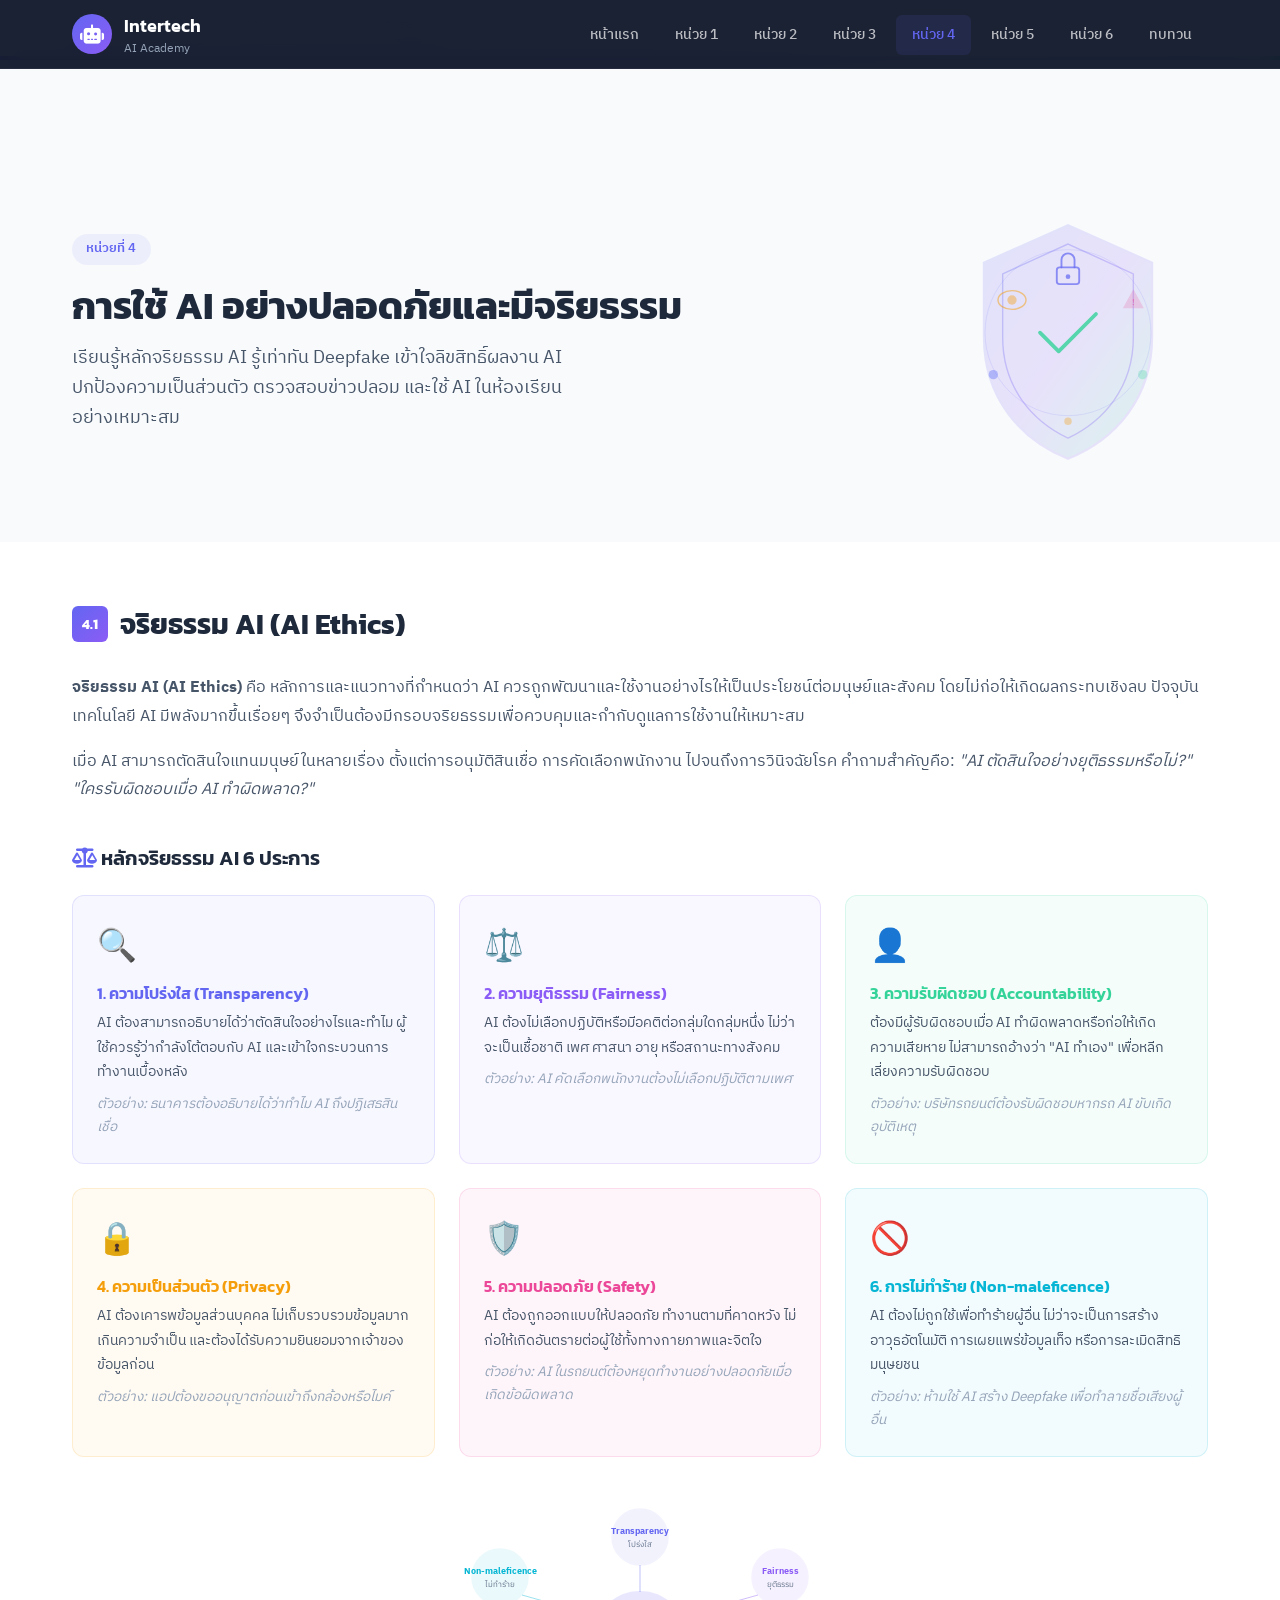
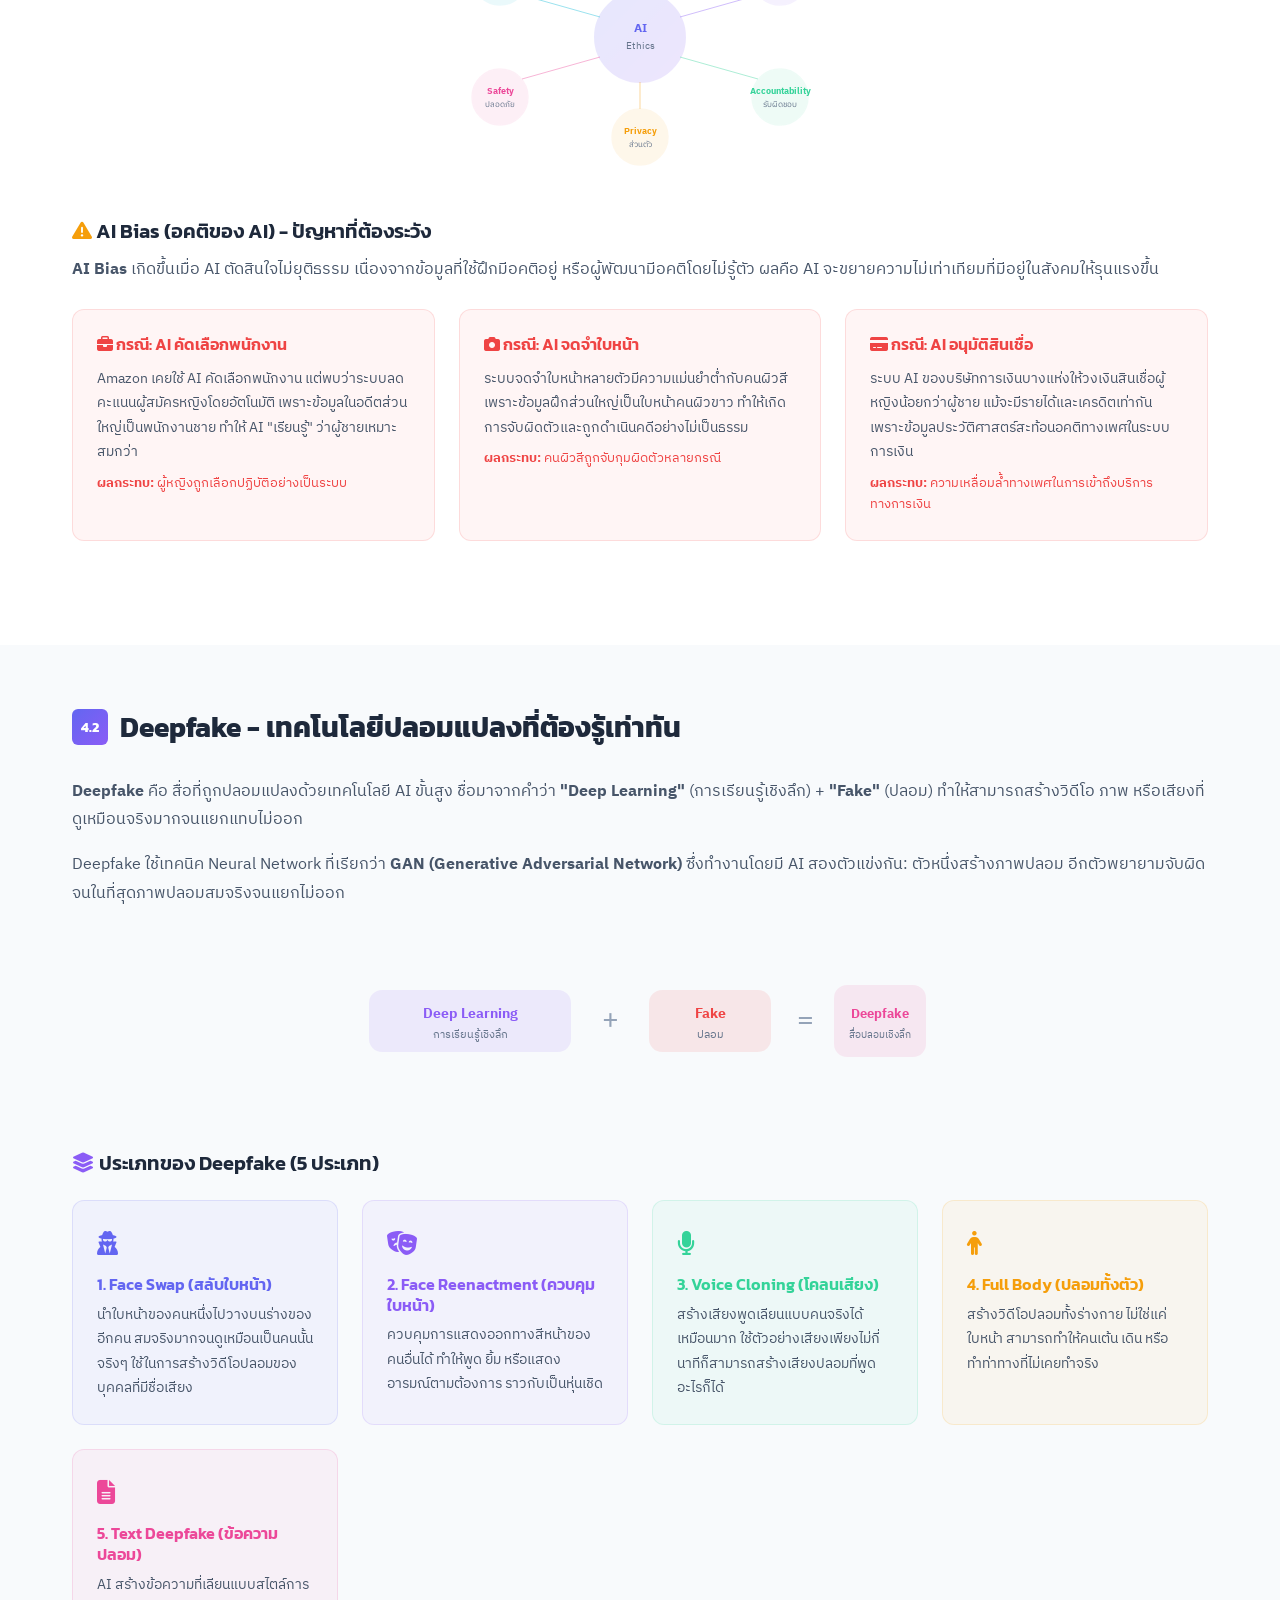
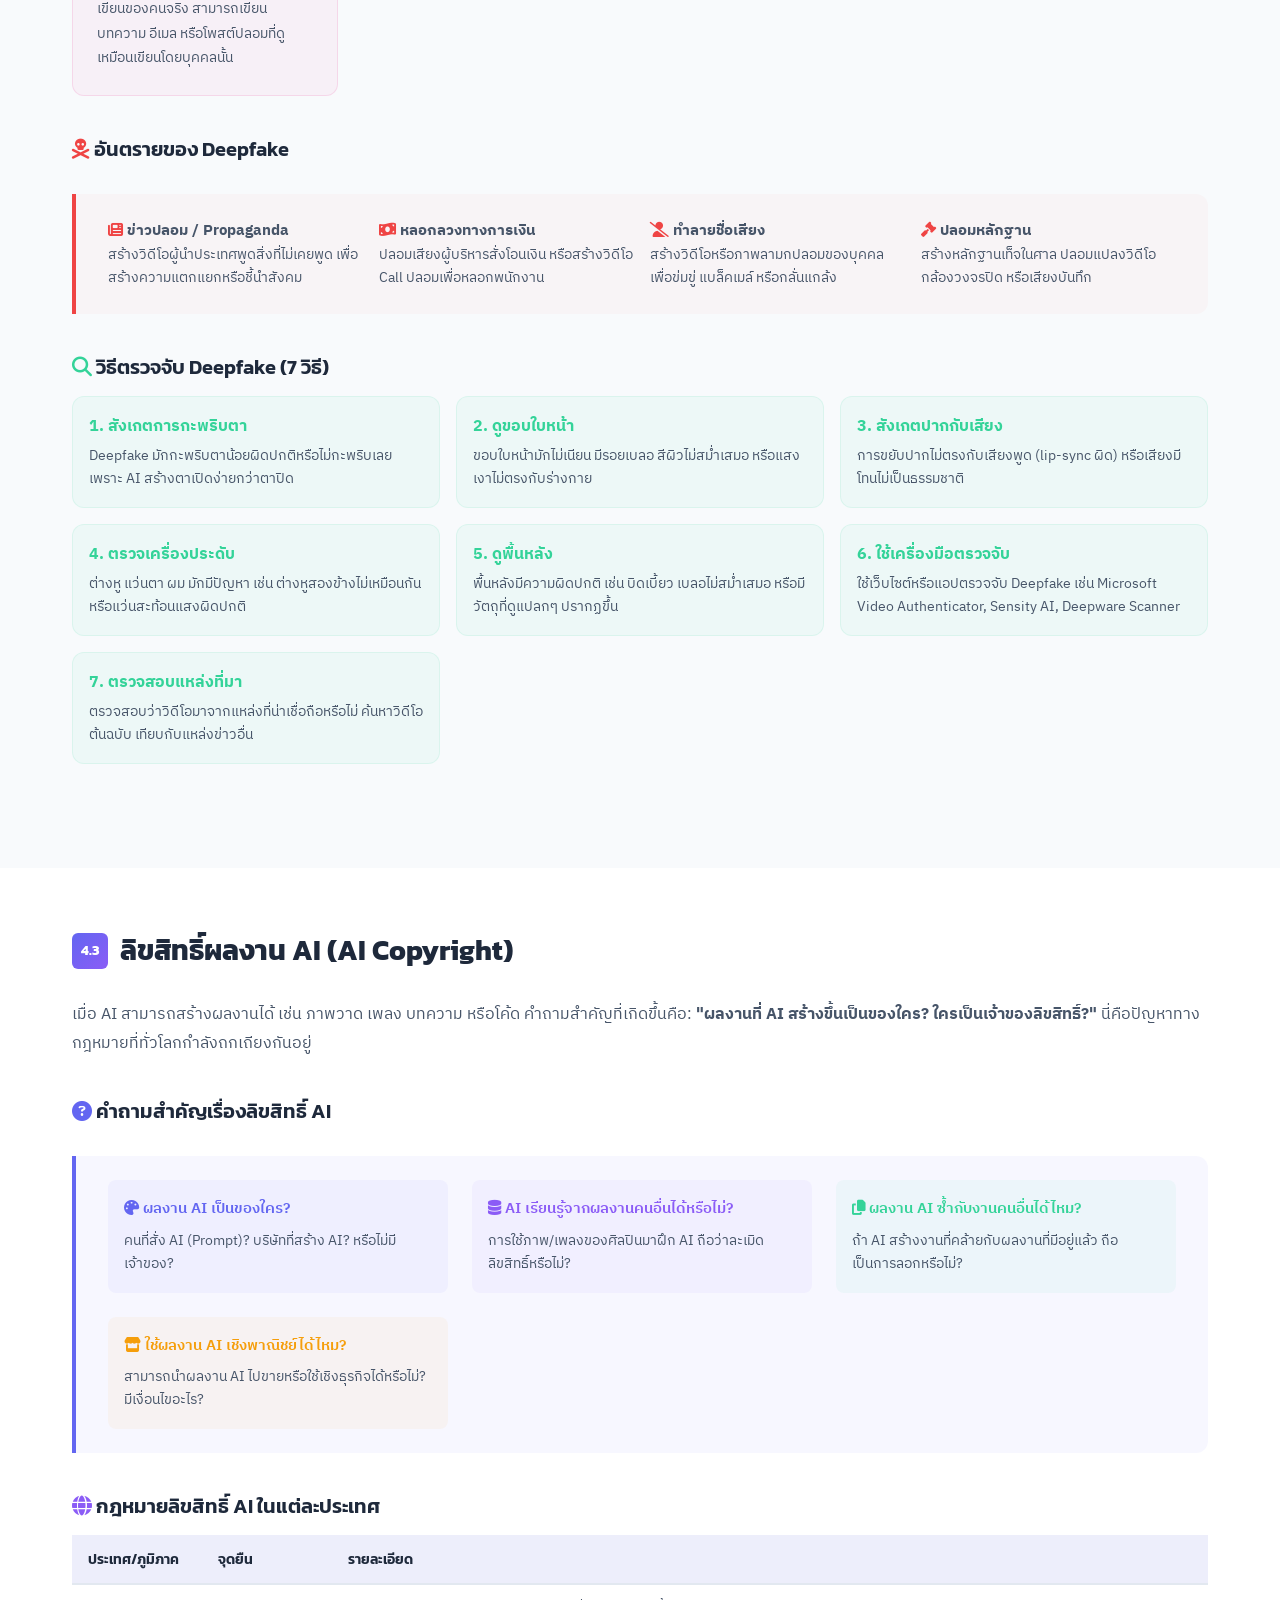
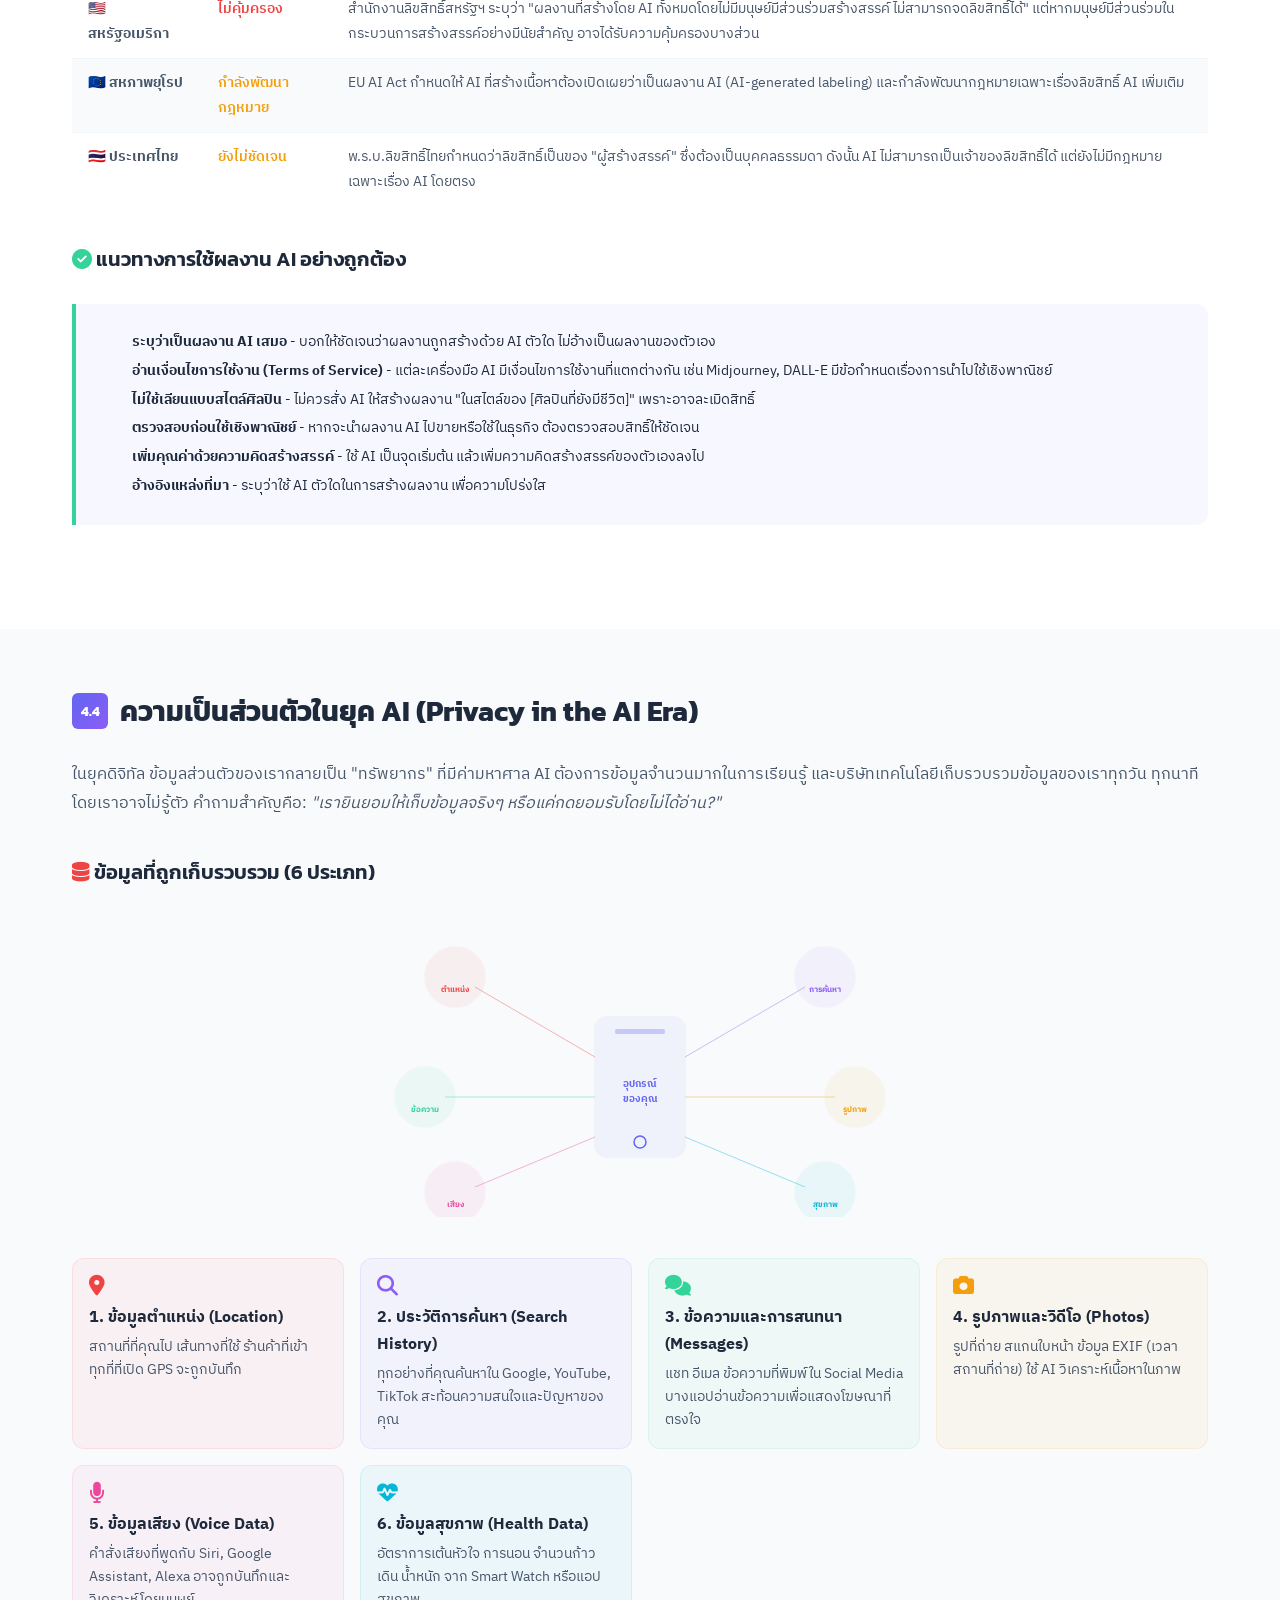
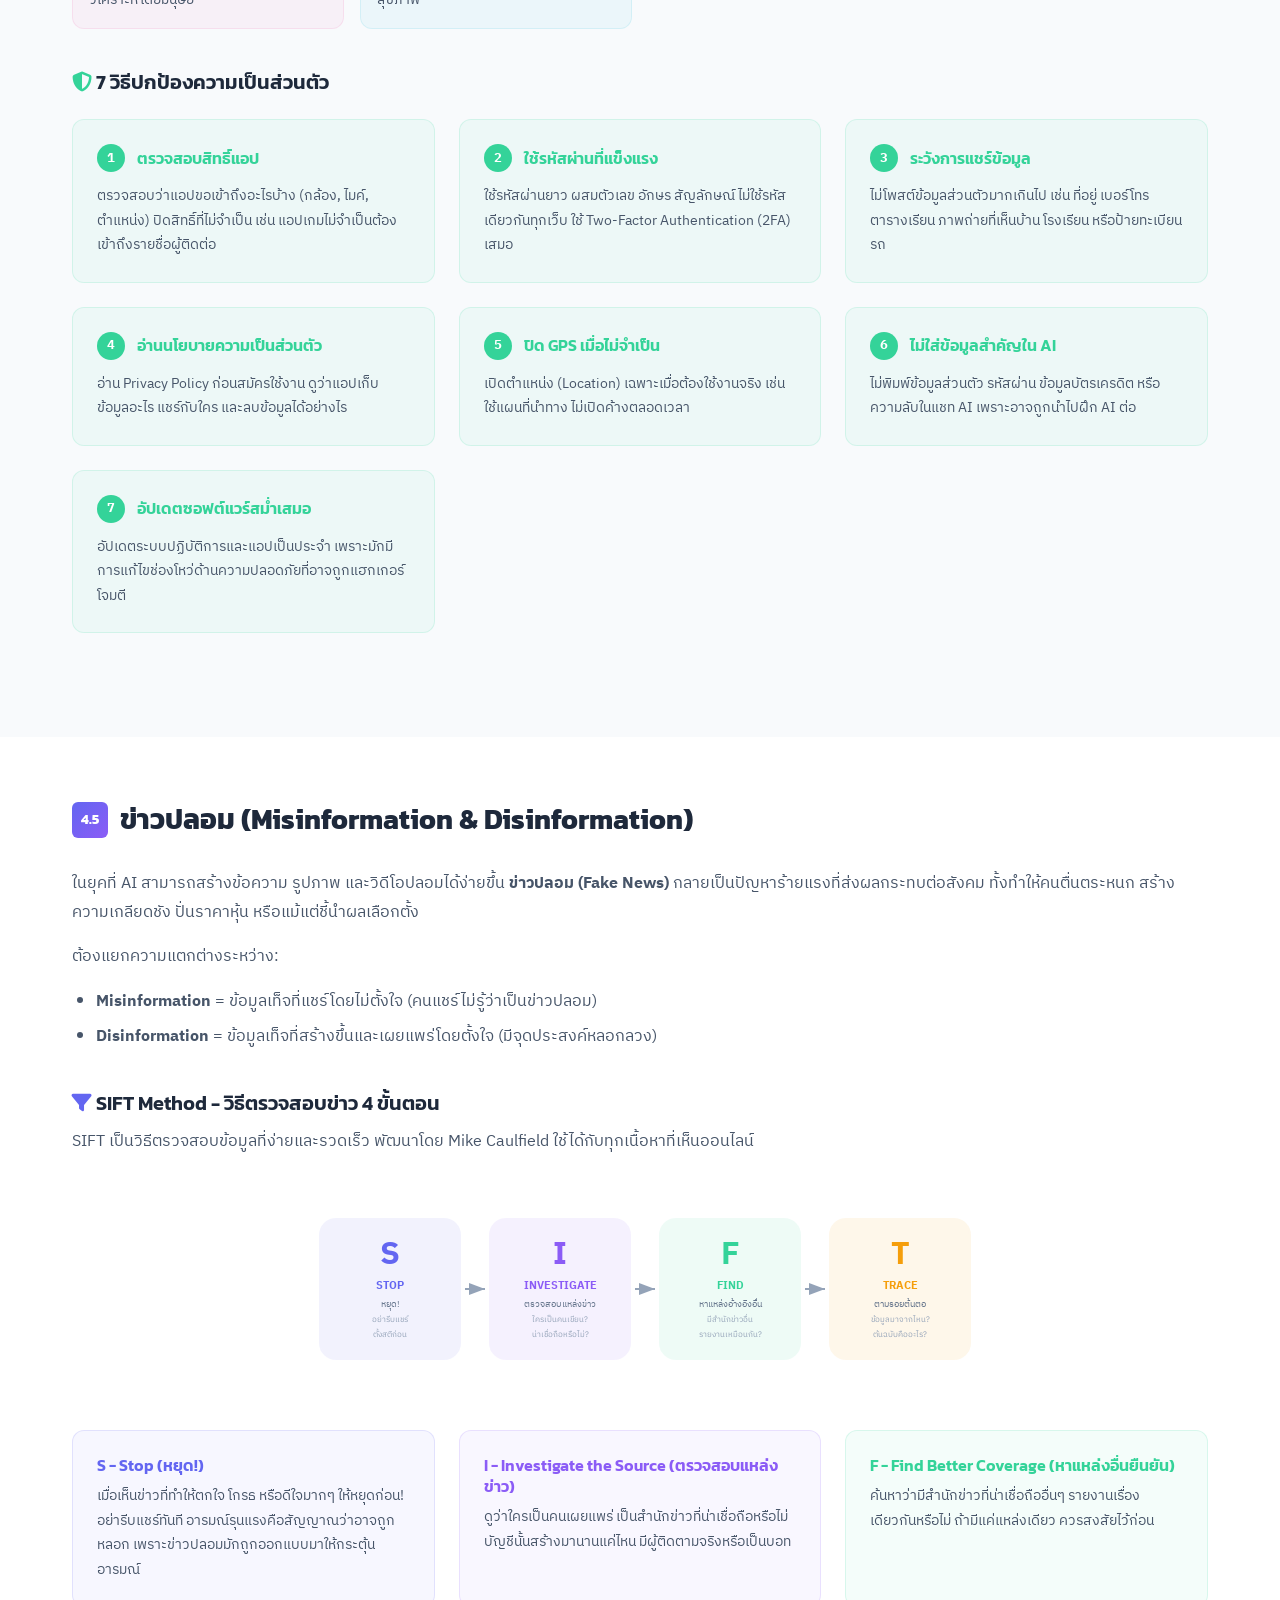
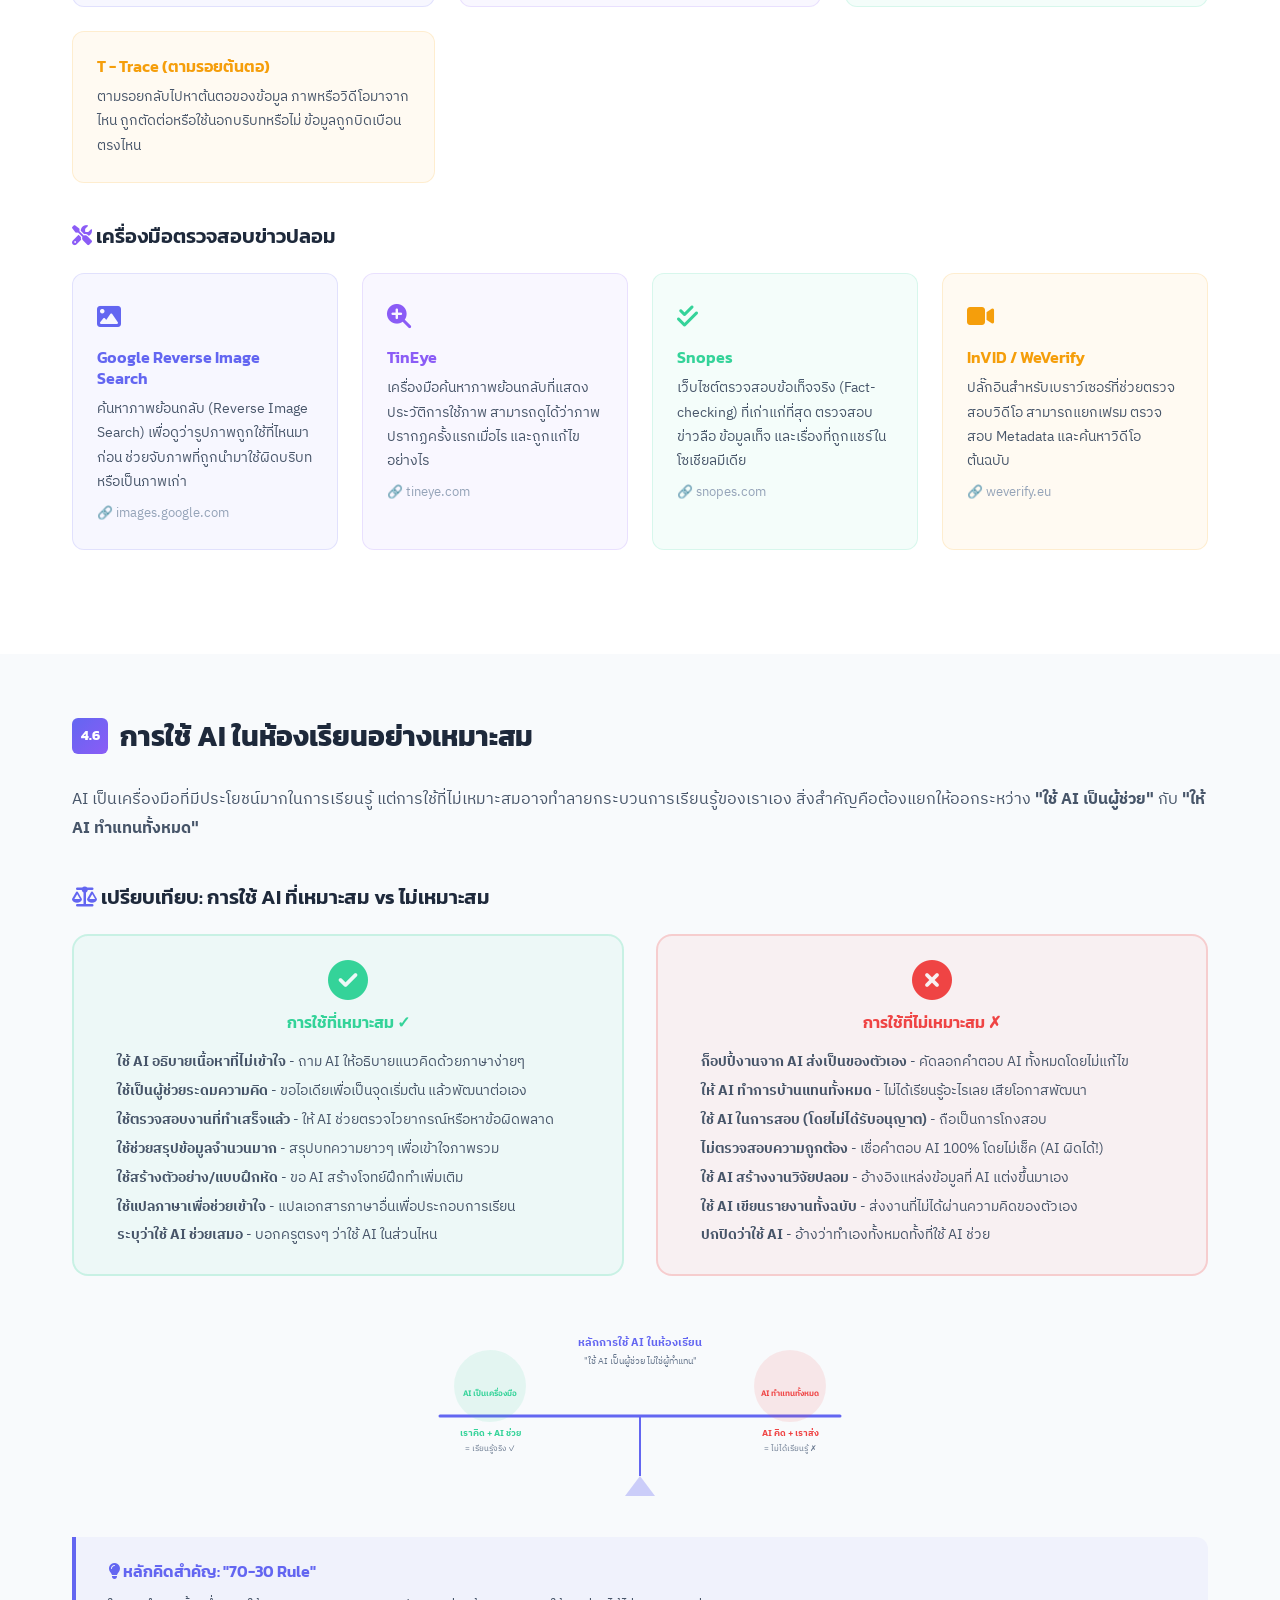
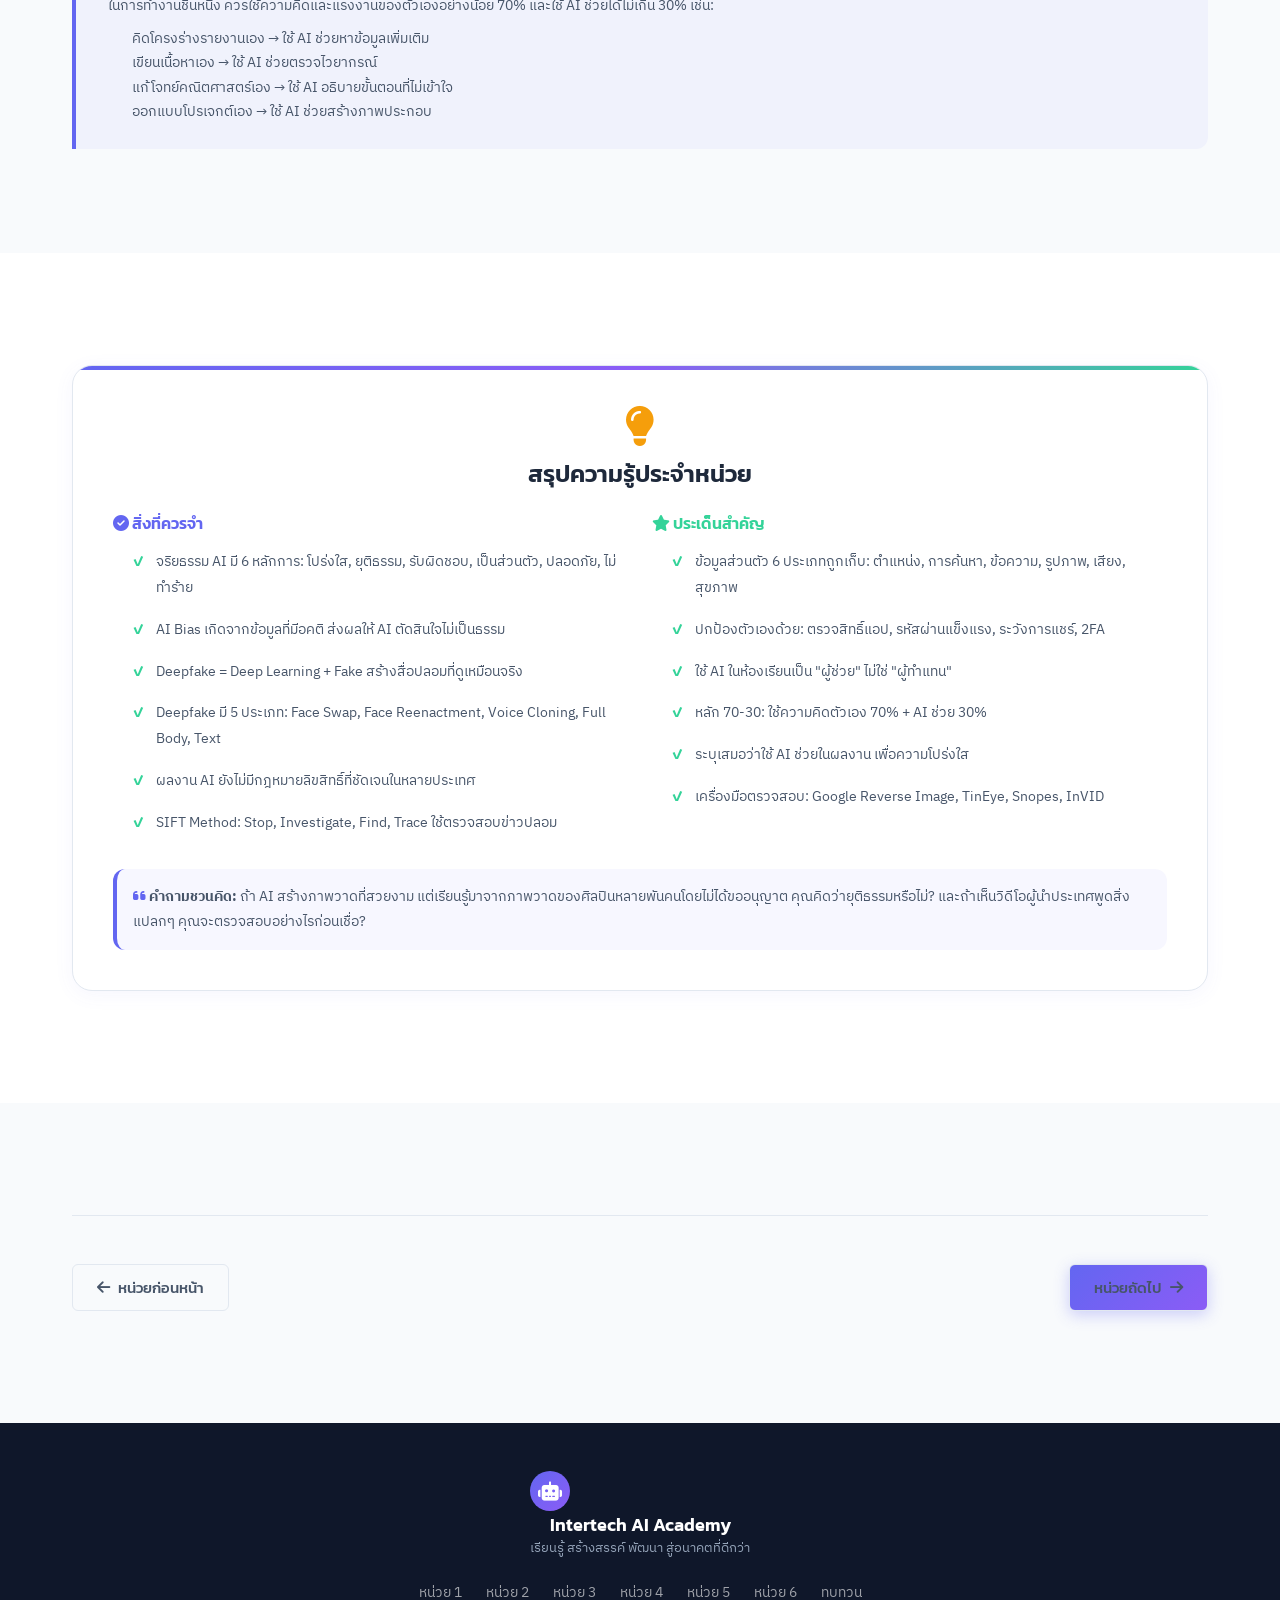
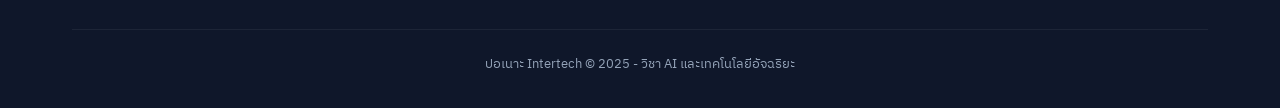
<file: pages/unit4.html>
<!DOCTYPE html>
<html lang="th">
<head>
    <meta charset="UTF-8">
    <meta name="viewport" content="width=device-width, initial-scale=1.0">
    <title>หน่วยที่ 4: การใช้ AI อย่างปลอดภัยและมีจริยธรรม - ปอเนาะ Intertech</title>
    <link rel="stylesheet" href="../style.css?v=3">
    <link href="https://fonts.googleapis.com/css2?family=Kanit:wght@300;400;500;600;700;800&family=IBM+Plex+Sans+Thai:wght@300;400;500;600;700&display=swap" rel="stylesheet">
    <link rel="stylesheet" href="https://cdnjs.cloudflare.com/ajax/libs/font-awesome/6.5.0/css/all.min.css">
</head>
<body>
    <!-- Navbar -->
    <nav class="navbar">
        <div class="container nav-container">
            <a href="../index.html" class="nav-brand">
                <div class="brand-icon"><i class="fas fa-robot"></i></div>
                <div class="brand-text">
                    <span class="brand-name">Intertech</span>
                    <span class="brand-sub">AI Academy</span>
                </div>
            </a>
            <button class="nav-toggle" id="navToggle">
                <span></span><span></span><span></span>
            </button>
            <ul class="nav-links" id="navLinks">
                <li><a href="../index.html">หน้าแรก</a></li>
                <li><a href="unit1.html">หน่วย 1</a></li>
                <li><a href="unit2.html">หน่วย 2</a></li>
                <li><a href="unit3.html">หน่วย 3</a></li>
                <li><a href="unit4.html" class="active">หน่วย 4</a></li>
                <li><a href="unit5.html">หน่วย 5</a></li>
                <li><a href="unit6.html">หน่วย 6</a></li>
                <li><a href="review.html">ทบทวน</a></li>
            </ul>
        </div>
    </nav>


    <!-- Breadcrumb -->
    <div class="container">
        <nav class="breadcrumb" style="padding: 1rem 0; font-size: 0.9rem;">
            <a href="../index.html" style="color: var(--primary); text-decoration: none;"><i class="fas fa-home"></i> หน้าแรก</a>
            <span style="margin: 0 0.5rem; color: var(--text-muted);">/</span>
            <span style="color: var(--text-secondary);">หน่วยที่ 4: การใช้ AI อย่างปลอดภัยและมีจริยธรรม</span>
        </nav>
    </div>

    <!-- Page Hero -->
    <header class="page-hero">
        <div class="container page-hero-content">
            <div style="flex: 1;">
                <span class="unit-badge" style="display: inline-block; margin-bottom: 1rem;">หน่วยที่ 4</span>
                <h1 class="page-title">การใช้ AI อย่างปลอดภัยและมีจริยธรรม</h1>
                <p class="page-subtitle">เรียนรู้หลักจริยธรรม AI รู้เท่าทัน Deepfake เข้าใจลิขสิทธิ์ผลงาน AI ปกป้องความเป็นส่วนตัว ตรวจสอบข่าวปลอม และใช้ AI ในห้องเรียนอย่างเหมาะสม</p>
            </div>
            <div class="page-hero-illustration">
                <svg viewBox="0 0 300 300" fill="none" xmlns="http://www.w3.org/2000/svg">
                    <!-- Shield shape -->
                    <path d="M150 40L60 80v80c0 66 40 110 90 130 50-20 90-64 90-130V80L150 40z" stroke="url(#heroGrad4a)" stroke-width="2.5" fill="url(#heroGrad4b)" opacity="0.15"/>
                    <path d="M150 60L80 92v68c0 54 32 90 70 108 38-18 70-54 70-108V92L150 60z" stroke="url(#heroGrad4a)" stroke-width="1.5" opacity="0.3"/>
                    <!-- Checkmark inside shield -->
                    <path d="M120 155l20 20 40-40" stroke="#34d399" stroke-width="4" stroke-linecap="round" stroke-linejoin="round" opacity="0.8"/>
                    <!-- Lock icon at top -->
                    <rect x="138" y="85" width="24" height="18" rx="3" stroke="#6366f1" stroke-width="2" opacity="0.7"/>
                    <path d="M143 85v-8a7 7 0 0114 0v8" stroke="#6366f1" stroke-width="2" stroke-linecap="round" opacity="0.7"/>
                    <circle cx="150" cy="95" r="2.5" fill="#6366f1" opacity="0.7"/>
                    <!-- Eye icon (surveillance) -->
                    <ellipse cx="90" cy="120" rx="15" ry="10" stroke="#f59e0b" stroke-width="1.5" opacity="0.5"/>
                    <circle cx="90" cy="120" r="5" fill="#f59e0b" opacity="0.4"/>
                    <!-- Warning triangle -->
                    <path d="M220 110l10 18H210z" stroke="#ec4899" stroke-width="1.5" fill="#ec4899" opacity="0.2"/>
                    <text x="220" y="125" text-anchor="middle" font-size="10" fill="#ec4899" opacity="0.7">!</text>
                    <!-- Orbiting dots -->
                    <circle cx="70" cy="200" r="5" fill="#818cf8" opacity="0.6">
                        <animate attributeName="opacity" values="0.6;0.2;0.6" dur="3s" repeatCount="indefinite"/>
                    </circle>
                    <circle cx="230" cy="200" r="5" fill="#34d399" opacity="0.6">
                        <animate attributeName="opacity" values="0.2;0.6;0.2" dur="3s" repeatCount="indefinite"/>
                    </circle>
                    <circle cx="150" cy="250" r="4" fill="#f59e0b" opacity="0.5">
                        <animate attributeName="opacity" values="0.5;0.2;0.5" dur="2.5s" repeatCount="indefinite"/>
                    </circle>
                    <!-- Pulsing ring around shield -->
                    <circle cx="150" cy="155" r="85" stroke="#6366f1" stroke-width="1" opacity="0.2">
                        <animate attributeName="r" values="85;95;85" dur="4s" repeatCount="indefinite"/>
                        <animate attributeName="opacity" values="0.2;0.05;0.2" dur="4s" repeatCount="indefinite"/>
                    </circle>
                    <defs>
                        <linearGradient id="heroGrad4a" x1="0%" y1="0%" x2="100%" y2="100%">
                            <stop offset="0%" style="stop-color:#6366f1"/>
                            <stop offset="100%" style="stop-color:#8b5cf6"/>
                        </linearGradient>
                        <linearGradient id="heroGrad4b" x1="0%" y1="0%" x2="100%" y2="100%">
                            <stop offset="0%" style="stop-color:#6366f1"/>
                            <stop offset="50%" style="stop-color:#8b5cf6"/>
                            <stop offset="100%" style="stop-color:#34d399"/>
                        </linearGradient>
                    </defs>
                </svg>
            </div>
        </div>
    </header>


    <!-- Section 4.1: จริยธรรม AI -->
    <section class="content-section">
        <div class="container">
            <h2 class="section-title"><span class="section-number">4.1</span> จริยธรรม AI (AI Ethics)</h2>
            
            <div class="content-block">
                <div class="content-text">
                    <p><strong>จริยธรรม AI (AI Ethics)</strong> คือ หลักการและแนวทางที่กำหนดว่า AI ควรถูกพัฒนาและใช้งานอย่างไรให้เป็นประโยชน์ต่อมนุษย์และสังคม โดยไม่ก่อให้เกิดผลกระทบเชิงลบ ปัจจุบันเทคโนโลยี AI มีพลังมากขึ้นเรื่อยๆ จึงจำเป็นต้องมีกรอบจริยธรรมเพื่อควบคุมและกำกับดูแลการใช้งานให้เหมาะสม</p>
                    <p>เมื่อ AI สามารถตัดสินใจแทนมนุษย์ในหลายเรื่อง ตั้งแต่การอนุมัติสินเชื่อ การคัดเลือกพนักงาน ไปจนถึงการวินิจฉัยโรค คำถามสำคัญคือ: <em>"AI ตัดสินใจอย่างยุติธรรมหรือไม่?" "ใครรับผิดชอบเมื่อ AI ทำผิดพลาด?"</em></p>
                </div>
            </div>

            <div class="content-block">
                <h3><i class="fas fa-balance-scale" style="color: #6366f1;"></i> หลักจริยธรรม AI 6 ประการ</h3>
                <div style="display: grid; grid-template-columns: repeat(auto-fit, minmax(280px, 1fr)); gap: 1.5rem; margin-top: 1.5rem;">
                    <div style="padding: 1.5rem; border-radius: 12px; background: rgba(99, 102, 241, 0.05); border: 1px solid rgba(99, 102, 241, 0.15);">
                        <div style="font-size: 2rem; margin-bottom: 0.5rem;">🔍</div>
                        <h4 style="color: #6366f1; margin-bottom: 0.5rem;">1. ความโปร่งใส (Transparency)</h4>
                        <p style="font-size: 0.9rem; color: var(--text-secondary);">AI ต้องสามารถอธิบายได้ว่าตัดสินใจอย่างไรและทำไม ผู้ใช้ควรรู้ว่ากำลังโต้ตอบกับ AI และเข้าใจกระบวนการทำงานเบื้องหลัง</p>
                        <p style="font-size: 0.85rem; color: var(--text-muted); margin-top: 0.5rem;"><em>ตัวอย่าง: ธนาคารต้องอธิบายได้ว่าทำไม AI ถึงปฏิเสธสินเชื่อ</em></p>
                    </div>
                    <div style="padding: 1.5rem; border-radius: 12px; background: rgba(139, 92, 246, 0.05); border: 1px solid rgba(139, 92, 246, 0.15);">
                        <div style="font-size: 2rem; margin-bottom: 0.5rem;">⚖️</div>
                        <h4 style="color: #8b5cf6; margin-bottom: 0.5rem;">2. ความยุติธรรม (Fairness)</h4>
                        <p style="font-size: 0.9rem; color: var(--text-secondary);">AI ต้องไม่เลือกปฏิบัติหรือมีอคติต่อกลุ่มใดกลุ่มหนึ่ง ไม่ว่าจะเป็นเชื้อชาติ เพศ ศาสนา อายุ หรือสถานะทางสังคม</p>
                        <p style="font-size: 0.85rem; color: var(--text-muted); margin-top: 0.5rem;"><em>ตัวอย่าง: AI คัดเลือกพนักงานต้องไม่เลือกปฏิบัติตามเพศ</em></p>
                    </div>
                    <div style="padding: 1.5rem; border-radius: 12px; background: rgba(52, 211, 153, 0.05); border: 1px solid rgba(52, 211, 153, 0.15);">
                        <div style="font-size: 2rem; margin-bottom: 0.5rem;">👤</div>
                        <h4 style="color: #34d399; margin-bottom: 0.5rem;">3. ความรับผิดชอบ (Accountability)</h4>
                        <p style="font-size: 0.9rem; color: var(--text-secondary);">ต้องมีผู้รับผิดชอบเมื่อ AI ทำผิดพลาดหรือก่อให้เกิดความเสียหาย ไม่สามารถอ้างว่า "AI ทำเอง" เพื่อหลีกเลี่ยงความรับผิดชอบ</p>
                        <p style="font-size: 0.85rem; color: var(--text-muted); margin-top: 0.5rem;"><em>ตัวอย่าง: บริษัทรถยนต์ต้องรับผิดชอบหากรถ AI ขับเกิดอุบัติเหตุ</em></p>
                    </div>
                    <div style="padding: 1.5rem; border-radius: 12px; background: rgba(245, 158, 11, 0.05); border: 1px solid rgba(245, 158, 11, 0.15);">
                        <div style="font-size: 2rem; margin-bottom: 0.5rem;">🔒</div>
                        <h4 style="color: #f59e0b; margin-bottom: 0.5rem;">4. ความเป็นส่วนตัว (Privacy)</h4>
                        <p style="font-size: 0.9rem; color: var(--text-secondary);">AI ต้องเคารพข้อมูลส่วนบุคคล ไม่เก็บรวบรวมข้อมูลมากเกินความจำเป็น และต้องได้รับความยินยอมจากเจ้าของข้อมูลก่อน</p>
                        <p style="font-size: 0.85rem; color: var(--text-muted); margin-top: 0.5rem;"><em>ตัวอย่าง: แอปต้องขออนุญาตก่อนเข้าถึงกล้องหรือไมค์</em></p>
                    </div>
                    <div style="padding: 1.5rem; border-radius: 12px; background: rgba(236, 72, 153, 0.05); border: 1px solid rgba(236, 72, 153, 0.15);">
                        <div style="font-size: 2rem; margin-bottom: 0.5rem;">🛡️</div>
                        <h4 style="color: #ec4899; margin-bottom: 0.5rem;">5. ความปลอดภัย (Safety)</h4>
                        <p style="font-size: 0.9rem; color: var(--text-secondary);">AI ต้องถูกออกแบบให้ปลอดภัย ทำงานตามที่คาดหวัง ไม่ก่อให้เกิดอันตรายต่อผู้ใช้ทั้งทางกายภาพและจิตใจ</p>
                        <p style="font-size: 0.85rem; color: var(--text-muted); margin-top: 0.5rem;"><em>ตัวอย่าง: AI ในรถยนต์ต้องหยุดทำงานอย่างปลอดภัยเมื่อเกิดข้อผิดพลาด</em></p>
                    </div>
                    <div style="padding: 1.5rem; border-radius: 12px; background: rgba(6, 182, 212, 0.05); border: 1px solid rgba(6, 182, 212, 0.15);">
                        <div style="font-size: 2rem; margin-bottom: 0.5rem;">🚫</div>
                        <h4 style="color: #06b6d4; margin-bottom: 0.5rem;">6. การไม่ทำร้าย (Non-maleficence)</h4>
                        <p style="font-size: 0.9rem; color: var(--text-secondary);">AI ต้องไม่ถูกใช้เพื่อทำร้ายผู้อื่น ไม่ว่าจะเป็นการสร้างอาวุธอัตโนมัติ การเผยแพร่ข้อมูลเท็จ หรือการละเมิดสิทธิมนุษยชน</p>
                        <p style="font-size: 0.85rem; color: var(--text-muted); margin-top: 0.5rem;"><em>ตัวอย่าง: ห้ามใช้ AI สร้าง Deepfake เพื่อทำลายชื่อเสียงผู้อื่น</em></p>
                    </div>
                </div>
            </div>


            <!-- AI Ethics SVG Diagram -->
            <div style="text-align: center; margin: 2rem 0;">
                <svg viewBox="0 0 600 280" fill="none" xmlns="http://www.w3.org/2000/svg" style="max-width: 600px; width: 100%;">
                    <!-- Center circle -->
                    <circle cx="300" cy="140" r="45" fill="url(#ethicsGrad)" opacity="0.15" stroke="url(#ethicsGrad)" stroke-width="2"/>
                    <text x="300" y="135" text-anchor="middle" font-size="12" font-weight="bold" fill="#6366f1">AI</text>
                    <text x="300" y="152" text-anchor="middle" font-size="10" fill="#64748b">Ethics</text>
                    <!-- 6 surrounding principles -->
                    <circle cx="300" cy="40" r="28" fill="#6366f1" opacity="0.08" stroke="#6366f1" stroke-width="1.5"/>
                    <text x="300" y="37" text-anchor="middle" font-size="9" font-weight="bold" fill="#6366f1">Transparency</text>
                    <text x="300" y="50" text-anchor="middle" font-size="8" fill="#64748b">โปร่งใส</text>
                    <line x1="300" y1="68" x2="300" y2="95" stroke="#6366f1" stroke-width="1" opacity="0.4"/>
                    
                    <circle cx="440" cy="80" r="28" fill="#8b5cf6" opacity="0.08" stroke="#8b5cf6" stroke-width="1.5"/>
                    <text x="440" y="77" text-anchor="middle" font-size="9" font-weight="bold" fill="#8b5cf6">Fairness</text>
                    <text x="440" y="90" text-anchor="middle" font-size="8" fill="#64748b">ยุติธรรม</text>
                    <line x1="418" y1="98" x2="340" y2="120" stroke="#8b5cf6" stroke-width="1" opacity="0.4"/>
                    
                    <circle cx="440" cy="200" r="28" fill="#34d399" opacity="0.08" stroke="#34d399" stroke-width="1.5"/>
                    <text x="440" y="197" text-anchor="middle" font-size="9" font-weight="bold" fill="#34d399">Accountability</text>
                    <text x="440" y="210" text-anchor="middle" font-size="8" fill="#64748b">รับผิดชอบ</text>
                    <line x1="418" y1="182" x2="340" y2="160" stroke="#34d399" stroke-width="1" opacity="0.4"/>
                    
                    <circle cx="300" cy="240" r="28" fill="#f59e0b" opacity="0.08" stroke="#f59e0b" stroke-width="1.5"/>
                    <text x="300" y="237" text-anchor="middle" font-size="9" font-weight="bold" fill="#f59e0b">Privacy</text>
                    <text x="300" y="250" text-anchor="middle" font-size="8" fill="#64748b">ส่วนตัว</text>
                    <line x1="300" y1="212" x2="300" y2="185" stroke="#f59e0b" stroke-width="1" opacity="0.4"/>
                    
                    <circle cx="160" cy="200" r="28" fill="#ec4899" opacity="0.08" stroke="#ec4899" stroke-width="1.5"/>
                    <text x="160" y="197" text-anchor="middle" font-size="9" font-weight="bold" fill="#ec4899">Safety</text>
                    <text x="160" y="210" text-anchor="middle" font-size="8" fill="#64748b">ปลอดภัย</text>
                    <line x1="182" y1="182" x2="260" y2="160" stroke="#ec4899" stroke-width="1" opacity="0.4"/>
                    
                    <circle cx="160" cy="80" r="28" fill="#06b6d4" opacity="0.08" stroke="#06b6d4" stroke-width="1.5"/>
                    <text x="160" y="77" text-anchor="middle" font-size="9" font-weight="bold" fill="#06b6d4">Non-maleficence</text>
                    <text x="160" y="90" text-anchor="middle" font-size="8" fill="#64748b">ไม่ทำร้าย</text>
                    <line x1="182" y1="98" x2="260" y2="120" stroke="#06b6d4" stroke-width="1" opacity="0.4"/>
                    
                    <defs>
                        <linearGradient id="ethicsGrad" x1="0%" y1="0%" x2="100%" y2="100%">
                            <stop offset="0%" style="stop-color:#6366f1"/>
                            <stop offset="100%" style="stop-color:#8b5cf6"/>
                        </linearGradient>
                    </defs>
                </svg>
            </div>

            <div class="content-block">
                <h3><i class="fas fa-exclamation-triangle" style="color: #f59e0b;"></i> AI Bias (อคติของ AI) - ปัญหาที่ต้องระวัง</h3>
                <div class="content-text">
                    <p><strong>AI Bias</strong> เกิดขึ้นเมื่อ AI ตัดสินใจไม่ยุติธรรม เนื่องจากข้อมูลที่ใช้ฝึกมีอคติอยู่ หรือผู้พัฒนามีอคติโดยไม่รู้ตัว ผลคือ AI จะขยายความไม่เท่าเทียมที่มีอยู่ในสังคมให้รุนแรงขึ้น</p>
                </div>
                <div style="display: grid; grid-template-columns: repeat(auto-fit, minmax(280px, 1fr)); gap: 1.5rem; margin-top: 1.5rem;">
                    <div style="padding: 1.5rem; border-radius: 12px; background: rgba(239, 68, 68, 0.05); border: 1px solid rgba(239, 68, 68, 0.15);">
                        <h4 style="color: #ef4444; margin-bottom: 0.75rem;"><i class="fas fa-briefcase"></i> กรณี: AI คัดเลือกพนักงาน</h4>
                        <p style="font-size: 0.9rem; color: var(--text-secondary);">Amazon เคยใช้ AI คัดเลือกพนักงาน แต่พบว่าระบบลดคะแนนผู้สมัครหญิงโดยอัตโนมัติ เพราะข้อมูลในอดีตส่วนใหญ่เป็นพนักงานชาย ทำให้ AI "เรียนรู้" ว่าผู้ชายเหมาะสมกว่า</p>
                        <p style="font-size: 0.8rem; color: #ef4444; margin-top: 0.5rem;"><strong>ผลกระทบ:</strong> ผู้หญิงถูกเลือกปฏิบัติอย่างเป็นระบบ</p>
                    </div>
                    <div style="padding: 1.5rem; border-radius: 12px; background: rgba(239, 68, 68, 0.05); border: 1px solid rgba(239, 68, 68, 0.15);">
                        <h4 style="color: #ef4444; margin-bottom: 0.75rem;"><i class="fas fa-camera"></i> กรณี: AI จดจำใบหน้า</h4>
                        <p style="font-size: 0.9rem; color: var(--text-secondary);">ระบบจดจำใบหน้าหลายตัวมีความแม่นยำต่ำกับคนผิวสี เพราะข้อมูลฝึกส่วนใหญ่เป็นใบหน้าคนผิวขาว ทำให้เกิดการจับผิดตัวและถูกดำเนินคดีอย่างไม่เป็นธรรม</p>
                        <p style="font-size: 0.8rem; color: #ef4444; margin-top: 0.5rem;"><strong>ผลกระทบ:</strong> คนผิวสีถูกจับกุมผิดตัวหลายกรณี</p>
                    </div>
                    <div style="padding: 1.5rem; border-radius: 12px; background: rgba(239, 68, 68, 0.05); border: 1px solid rgba(239, 68, 68, 0.15);">
                        <h4 style="color: #ef4444; margin-bottom: 0.75rem;"><i class="fas fa-credit-card"></i> กรณี: AI อนุมัติสินเชื่อ</h4>
                        <p style="font-size: 0.9rem; color: var(--text-secondary);">ระบบ AI ของบริษัทการเงินบางแห่งให้วงเงินสินเชื่อผู้หญิงน้อยกว่าผู้ชาย แม้จะมีรายได้และเครดิตเท่ากัน เพราะข้อมูลประวัติศาสตร์สะท้อนอคติทางเพศในระบบการเงิน</p>
                        <p style="font-size: 0.8rem; color: #ef4444; margin-top: 0.5rem;"><strong>ผลกระทบ:</strong> ความเหลื่อมล้ำทางเพศในการเข้าถึงบริการทางการเงิน</p>
                    </div>
                </div>
            </div>
        </div>
    </section>


    <!-- Section 4.2: Deepfake -->
    <section class="content-section" style="background: var(--bg-secondary, #f8fafc);">
        <div class="container">
            <h2 class="section-title"><span class="section-number">4.2</span> Deepfake - เทคโนโลยีปลอมแปลงที่ต้องรู้เท่าทัน</h2>
            
            <div class="content-block">
                <div class="content-text">
                    <p><strong>Deepfake</strong> คือ สื่อที่ถูกปลอมแปลงด้วยเทคโนโลยี AI ขั้นสูง ชื่อมาจากคำว่า <strong>"Deep Learning"</strong> (การเรียนรู้เชิงลึก) + <strong>"Fake"</strong> (ปลอม) ทำให้สามารถสร้างวิดีโอ ภาพ หรือเสียงที่ดูเหมือนจริงมากจนแยกแทบไม่ออก</p>
                    <p>Deepfake ใช้เทคนิค Neural Network ที่เรียกว่า <strong>GAN (Generative Adversarial Network)</strong> ซึ่งทำงานโดยมี AI สองตัวแข่งกัน: ตัวหนึ่งสร้างภาพปลอม อีกตัวพยายามจับผิด จนในที่สุดภาพปลอมสมจริงจนแยกไม่ออก</p>
                </div>

                <!-- Deepfake SVG Diagram -->
                <div style="text-align: center; margin: 2rem 0;">
                    <svg viewBox="0 0 600 160" fill="none" xmlns="http://www.w3.org/2000/svg" style="max-width: 600px; width: 100%;">
                        <!-- Deep Learning box -->
                        <rect x="30" y="50" width="200" height="60" rx="12" fill="#8b5cf6" opacity="0.1" stroke="#8b5cf6" stroke-width="2"/>
                        <text x="130" y="77" text-anchor="middle" font-size="14" font-weight="bold" fill="#8b5cf6">Deep Learning</text>
                        <text x="130" y="97" text-anchor="middle" font-size="11" fill="#64748b">การเรียนรู้เชิงลึก</text>
                        <!-- Plus sign -->
                        <text x="270" y="88" text-anchor="middle" font-size="28" fill="#94a3b8">+</text>
                        <!-- Fake box -->
                        <rect x="310" y="50" width="120" height="60" rx="12" fill="#ef4444" opacity="0.1" stroke="#ef4444" stroke-width="2"/>
                        <text x="370" y="77" text-anchor="middle" font-size="14" font-weight="bold" fill="#ef4444">Fake</text>
                        <text x="370" y="97" text-anchor="middle" font-size="11" fill="#64748b">ปลอม</text>
                        <!-- Equals sign -->
                        <text x="465" y="88" text-anchor="middle" font-size="28" fill="#94a3b8">=</text>
                        <!-- Deepfake result -->
                        <rect x="495" y="45" width="90" height="70" rx="12" fill="#ec4899" opacity="0.1" stroke="#ec4899" stroke-width="2"/>
                        <text x="540" y="77" text-anchor="middle" font-size="13" font-weight="bold" fill="#ec4899">Deepfake</text>
                        <text x="540" y="97" text-anchor="middle" font-size="10" fill="#64748b">สื่อปลอมเชิงลึก</text>
                    </svg>
                </div>
            </div>

            <div class="content-block">
                <h3><i class="fas fa-layer-group" style="color: #8b5cf6;"></i> ประเภทของ Deepfake (5 ประเภท)</h3>
                <div style="display: grid; grid-template-columns: repeat(auto-fit, minmax(250px, 1fr)); gap: 1.5rem; margin-top: 1.5rem;">
                    <div style="padding: 1.5rem; border-radius: 12px; background: rgba(99, 102, 241, 0.05); border: 1px solid rgba(99, 102, 241, 0.15);">
                        <div style="font-size: 1.5rem; margin-bottom: 0.5rem;"><i class="fas fa-user-secret" style="color: #6366f1;"></i></div>
                        <h4 style="color: #6366f1;">1. Face Swap (สลับใบหน้า)</h4>
                        <p style="font-size: 0.9rem; color: var(--text-secondary); margin-top: 0.5rem;">นำใบหน้าของคนหนึ่งไปวางบนร่างของอีกคน สมจริงมากจนดูเหมือนเป็นคนนั้นจริงๆ ใช้ในการสร้างวิดีโอปลอมของบุคคลที่มีชื่อเสียง</p>
                    </div>
                    <div style="padding: 1.5rem; border-radius: 12px; background: rgba(139, 92, 246, 0.05); border: 1px solid rgba(139, 92, 246, 0.15);">
                        <div style="font-size: 1.5rem; margin-bottom: 0.5rem;"><i class="fas fa-theater-masks" style="color: #8b5cf6;"></i></div>
                        <h4 style="color: #8b5cf6;">2. Face Reenactment (ควบคุมใบหน้า)</h4>
                        <p style="font-size: 0.9rem; color: var(--text-secondary); margin-top: 0.5rem;">ควบคุมการแสดงออกทางสีหน้าของคนอื่นได้ ทำให้พูด ยิ้ม หรือแสดงอารมณ์ตามต้องการ ราวกับเป็นหุ่นเชิด</p>
                    </div>
                    <div style="padding: 1.5rem; border-radius: 12px; background: rgba(52, 211, 153, 0.05); border: 1px solid rgba(52, 211, 153, 0.15);">
                        <div style="font-size: 1.5rem; margin-bottom: 0.5rem;"><i class="fas fa-microphone" style="color: #34d399;"></i></div>
                        <h4 style="color: #34d399;">3. Voice Cloning (โคลนเสียง)</h4>
                        <p style="font-size: 0.9rem; color: var(--text-secondary); margin-top: 0.5rem;">สร้างเสียงพูดเลียนแบบคนจริงได้เหมือนมาก ใช้ตัวอย่างเสียงเพียงไม่กี่นาทีก็สามารถสร้างเสียงปลอมที่พูดอะไรก็ได้</p>
                    </div>
                    <div style="padding: 1.5rem; border-radius: 12px; background: rgba(245, 158, 11, 0.05); border: 1px solid rgba(245, 158, 11, 0.15);">
                        <div style="font-size: 1.5rem; margin-bottom: 0.5rem;"><i class="fas fa-person" style="color: #f59e0b;"></i></div>
                        <h4 style="color: #f59e0b;">4. Full Body (ปลอมทั้งตัว)</h4>
                        <p style="font-size: 0.9rem; color: var(--text-secondary); margin-top: 0.5rem;">สร้างวิดีโอปลอมทั้งร่างกาย ไม่ใช่แค่ใบหน้า สามารถทำให้คนเต้น เดิน หรือทำท่าทางที่ไม่เคยทำจริง</p>
                    </div>
                    <div style="padding: 1.5rem; border-radius: 12px; background: rgba(236, 72, 153, 0.05); border: 1px solid rgba(236, 72, 153, 0.15);">
                        <div style="font-size: 1.5rem; margin-bottom: 0.5rem;"><i class="fas fa-file-alt" style="color: #ec4899;"></i></div>
                        <h4 style="color: #ec4899;">5. Text Deepfake (ข้อความปลอม)</h4>
                        <p style="font-size: 0.9rem; color: var(--text-secondary); margin-top: 0.5rem;">AI สร้างข้อความที่เลียนแบบสไตล์การเขียนของคนจริง สามารถเขียนบทความ อีเมล หรือโพสต์ปลอมที่ดูเหมือนเขียนโดยบุคคลนั้น</p>
                    </div>
                </div>
            </div>


            <div class="content-block">
                <h3><i class="fas fa-skull-crossbones" style="color: #ef4444;"></i> อันตรายของ Deepfake</h3>
                <div class="info-box" style="border-left: 4px solid #ef4444; background: rgba(239, 68, 68, 0.03);">
                    <div style="display: grid; grid-template-columns: repeat(auto-fit, minmax(250px, 1fr)); gap: 1rem;">
                        <div>
                            <p><strong><i class="fas fa-newspaper" style="color: #ef4444;"></i> ข่าวปลอม / Propaganda</strong></p>
                            <p style="font-size: 0.85rem; color: var(--text-secondary);">สร้างวิดีโอผู้นำประเทศพูดสิ่งที่ไม่เคยพูด เพื่อสร้างความแตกแยกหรือชี้นำสังคม</p>
                        </div>
                        <div>
                            <p><strong><i class="fas fa-money-bill-wave" style="color: #ef4444;"></i> หลอกลวงทางการเงิน</strong></p>
                            <p style="font-size: 0.85rem; color: var(--text-secondary);">ปลอมเสียงผู้บริหารสั่งโอนเงิน หรือสร้างวิดีโอ Call ปลอมเพื่อหลอกพนักงาน</p>
                        </div>
                        <div>
                            <p><strong><i class="fas fa-user-slash" style="color: #ef4444;"></i> ทำลายชื่อเสียง</strong></p>
                            <p style="font-size: 0.85rem; color: var(--text-secondary);">สร้างวิดีโอหรือภาพลามกปลอมของบุคคลเพื่อข่มขู่ แบล็คเมล์ หรือกลั่นแกล้ง</p>
                        </div>
                        <div>
                            <p><strong><i class="fas fa-gavel" style="color: #ef4444;"></i> ปลอมหลักฐาน</strong></p>
                            <p style="font-size: 0.85rem; color: var(--text-secondary);">สร้างหลักฐานเท็จในศาล ปลอมแปลงวิดีโอกล้องวงจรปิด หรือเสียงบันทึก</p>
                        </div>
                    </div>
                </div>
            </div>

            <div class="content-block">
                <h3><i class="fas fa-search" style="color: #34d399;"></i> วิธีตรวจจับ Deepfake (7 วิธี)</h3>
                <div style="display: grid; grid-template-columns: repeat(auto-fit, minmax(280px, 1fr)); gap: 1rem; margin-top: 1rem;">
                    <div style="padding: 1rem; border-radius: 12px; background: rgba(52, 211, 153, 0.05); border: 1px solid rgba(52, 211, 153, 0.1);">
                        <strong style="color: #34d399;">1. สังเกตการกะพริบตา</strong>
                        <p style="font-size: 0.85rem; margin-top: 0.3rem; color: var(--text-secondary);">Deepfake มักกะพริบตาน้อยผิดปกติหรือไม่กะพริบเลย เพราะ AI สร้างตาเปิดง่ายกว่าตาปิด</p>
                    </div>
                    <div style="padding: 1rem; border-radius: 12px; background: rgba(52, 211, 153, 0.05); border: 1px solid rgba(52, 211, 153, 0.1);">
                        <strong style="color: #34d399;">2. ดูขอบใบหน้า</strong>
                        <p style="font-size: 0.85rem; margin-top: 0.3rem; color: var(--text-secondary);">ขอบใบหน้ามักไม่เนียน มีรอยเบลอ สีผิวไม่สม่ำเสมอ หรือแสงเงาไม่ตรงกับร่างกาย</p>
                    </div>
                    <div style="padding: 1rem; border-radius: 12px; background: rgba(52, 211, 153, 0.05); border: 1px solid rgba(52, 211, 153, 0.1);">
                        <strong style="color: #34d399;">3. สังเกตปากกับเสียง</strong>
                        <p style="font-size: 0.85rem; margin-top: 0.3rem; color: var(--text-secondary);">การขยับปากไม่ตรงกับเสียงพูด (lip-sync ผิด) หรือเสียงมีโทนไม่เป็นธรรมชาติ</p>
                    </div>
                    <div style="padding: 1rem; border-radius: 12px; background: rgba(52, 211, 153, 0.05); border: 1px solid rgba(52, 211, 153, 0.1);">
                        <strong style="color: #34d399;">4. ตรวจเครื่องประดับ</strong>
                        <p style="font-size: 0.85rem; margin-top: 0.3rem; color: var(--text-secondary);">ต่างหู แว่นตา ผม มักมีปัญหา เช่น ต่างหูสองข้างไม่เหมือนกัน หรือแว่นสะท้อนแสงผิดปกติ</p>
                    </div>
                    <div style="padding: 1rem; border-radius: 12px; background: rgba(52, 211, 153, 0.05); border: 1px solid rgba(52, 211, 153, 0.1);">
                        <strong style="color: #34d399;">5. ดูพื้นหลัง</strong>
                        <p style="font-size: 0.85rem; margin-top: 0.3rem; color: var(--text-secondary);">พื้นหลังมีความผิดปกติ เช่น บิดเบี้ยว เบลอไม่สม่ำเสมอ หรือมีวัตถุที่ดูแปลกๆ ปรากฏขึ้น</p>
                    </div>
                    <div style="padding: 1rem; border-radius: 12px; background: rgba(52, 211, 153, 0.05); border: 1px solid rgba(52, 211, 153, 0.1);">
                        <strong style="color: #34d399;">6. ใช้เครื่องมือตรวจจับ</strong>
                        <p style="font-size: 0.85rem; margin-top: 0.3rem; color: var(--text-secondary);">ใช้เว็บไซต์หรือแอปตรวจจับ Deepfake เช่น Microsoft Video Authenticator, Sensity AI, Deepware Scanner</p>
                    </div>
                    <div style="padding: 1rem; border-radius: 12px; background: rgba(52, 211, 153, 0.05); border: 1px solid rgba(52, 211, 153, 0.1);">
                        <strong style="color: #34d399;">7. ตรวจสอบแหล่งที่มา</strong>
                        <p style="font-size: 0.85rem; margin-top: 0.3rem; color: var(--text-secondary);">ตรวจสอบว่าวิดีโอมาจากแหล่งที่น่าเชื่อถือหรือไม่ ค้นหาวิดีโอต้นฉบับ เทียบกับแหล่งข่าวอื่น</p>
                    </div>
                </div>
            </div>
        </div>
    </section>


    <!-- Section 4.3: ลิขสิทธิ์ผลงาน AI -->
    <section class="content-section">
        <div class="container">
            <h2 class="section-title"><span class="section-number">4.3</span> ลิขสิทธิ์ผลงาน AI (AI Copyright)</h2>
            
            <div class="content-block">
                <div class="content-text">
                    <p>เมื่อ AI สามารถสร้างผลงานได้ เช่น ภาพวาด เพลง บทความ หรือโค้ด คำถามสำคัญที่เกิดขึ้นคือ: <strong>"ผลงานที่ AI สร้างขึ้นเป็นของใคร? ใครเป็นเจ้าของลิขสิทธิ์?"</strong> นี่คือปัญหาทางกฎหมายที่ทั่วโลกกำลังถกเถียงกันอยู่</p>
                </div>
            </div>

            <div class="content-block">
                <h3><i class="fas fa-question-circle" style="color: #6366f1;"></i> คำถามสำคัญเรื่องลิขสิทธิ์ AI</h3>
                <div class="info-box">
                    <div style="display: grid; grid-template-columns: repeat(auto-fit, minmax(280px, 1fr)); gap: 1.5rem;">
                        <div style="padding: 1rem; background: rgba(99, 102, 241, 0.05); border-radius: 8px;">
                            <p style="font-weight: 600; color: #6366f1; margin-bottom: 0.5rem;"><i class="fas fa-palette"></i> ผลงาน AI เป็นของใคร?</p>
                            <p style="font-size: 0.85rem; color: var(--text-secondary);">คนที่สั่ง AI (Prompt)? บริษัทที่สร้าง AI? หรือไม่มีเจ้าของ?</p>
                        </div>
                        <div style="padding: 1rem; background: rgba(139, 92, 246, 0.05); border-radius: 8px;">
                            <p style="font-weight: 600; color: #8b5cf6; margin-bottom: 0.5rem;"><i class="fas fa-database"></i> AI เรียนรู้จากผลงานคนอื่นได้หรือไม่?</p>
                            <p style="font-size: 0.85rem; color: var(--text-secondary);">การใช้ภาพ/เพลงของศิลปินมาฝึก AI ถือว่าละเมิดลิขสิทธิ์หรือไม่?</p>
                        </div>
                        <div style="padding: 1rem; background: rgba(52, 211, 153, 0.05); border-radius: 8px;">
                            <p style="font-weight: 600; color: #34d399; margin-bottom: 0.5rem;"><i class="fas fa-copy"></i> ผลงาน AI ซ้ำกับงานคนอื่นได้ไหม?</p>
                            <p style="font-size: 0.85rem; color: var(--text-secondary);">ถ้า AI สร้างงานที่คล้ายกับผลงานที่มีอยู่แล้ว ถือเป็นการลอกหรือไม่?</p>
                        </div>
                        <div style="padding: 1rem; background: rgba(245, 158, 11, 0.05); border-radius: 8px;">
                            <p style="font-weight: 600; color: #f59e0b; margin-bottom: 0.5rem;"><i class="fas fa-store"></i> ใช้ผลงาน AI เชิงพาณิชย์ได้ไหม?</p>
                            <p style="font-size: 0.85rem; color: var(--text-secondary);">สามารถนำผลงาน AI ไปขายหรือใช้เชิงธุรกิจได้หรือไม่? มีเงื่อนไขอะไร?</p>
                        </div>
                    </div>
                </div>
            </div>

            <div class="content-block">
                <h3><i class="fas fa-globe" style="color: #8b5cf6;"></i> กฎหมายลิขสิทธิ์ AI ในแต่ละประเทศ</h3>
                <div style="overflow-x: auto; margin-top: 1rem;">
                    <table style="width: 100%; border-collapse: collapse; font-size: 0.9rem;">
                        <thead>
                            <tr style="background: rgba(99, 102, 241, 0.08);">
                                <th style="padding: 0.75rem 1rem; text-align: left; border-bottom: 2px solid #e2e8f0;">ประเทศ/ภูมิภาค</th>
                                <th style="padding: 0.75rem 1rem; text-align: left; border-bottom: 2px solid #e2e8f0;">จุดยืน</th>
                                <th style="padding: 0.75rem 1rem; text-align: left; border-bottom: 2px solid #e2e8f0;">รายละเอียด</th>
                            </tr>
                        </thead>
                        <tbody>
                            <tr>
                                <td style="padding: 0.75rem 1rem; border-bottom: 1px solid #f1f5f9;"><strong>🇺🇸 สหรัฐอเมริกา</strong></td>
                                <td style="padding: 0.75rem 1rem; border-bottom: 1px solid #f1f5f9;"><span style="color: #ef4444; font-weight: 600;">ไม่คุ้มครอง</span></td>
                                <td style="padding: 0.75rem 1rem; border-bottom: 1px solid #f1f5f9;">สำนักงานลิขสิทธิ์สหรัฐฯ ระบุว่า "ผลงานที่สร้างโดย AI ทั้งหมดโดยไม่มีมนุษย์มีส่วนร่วมสร้างสรรค์ ไม่สามารถจดลิขสิทธิ์ได้" แต่หากมนุษย์มีส่วนร่วมในกระบวนการสร้างสรรค์อย่างมีนัยสำคัญ อาจได้รับความคุ้มครองบางส่วน</td>
                            </tr>
                            <tr>
                                <td style="padding: 0.75rem 1rem; border-bottom: 1px solid #f1f5f9;"><strong>🇪🇺 สหภาพยุโรป</strong></td>
                                <td style="padding: 0.75rem 1rem; border-bottom: 1px solid #f1f5f9;"><span style="color: #f59e0b; font-weight: 600;">กำลังพัฒนากฎหมาย</span></td>
                                <td style="padding: 0.75rem 1rem; border-bottom: 1px solid #f1f5f9;">EU AI Act กำหนดให้ AI ที่สร้างเนื้อหาต้องเปิดเผยว่าเป็นผลงาน AI (AI-generated labeling) และกำลังพัฒนากฎหมายเฉพาะเรื่องลิขสิทธิ์ AI เพิ่มเติม</td>
                            </tr>
                            <tr>
                                <td style="padding: 0.75rem 1rem;"><strong>🇹🇭 ประเทศไทย</strong></td>
                                <td style="padding: 0.75rem 1rem;"><span style="color: #f59e0b; font-weight: 600;">ยังไม่ชัดเจน</span></td>
                                <td style="padding: 0.75rem 1rem;">พ.ร.บ.ลิขสิทธิ์ไทยกำหนดว่าลิขสิทธิ์เป็นของ "ผู้สร้างสรรค์" ซึ่งต้องเป็นบุคคลธรรมดา ดังนั้น AI ไม่สามารถเป็นเจ้าของลิขสิทธิ์ได้ แต่ยังไม่มีกฎหมายเฉพาะเรื่อง AI โดยตรง</td>
                            </tr>
                        </tbody>
                    </table>
                </div>
            </div>

            <div class="content-block">
                <h3><i class="fas fa-check-circle" style="color: #34d399;"></i> แนวทางการใช้ผลงาน AI อย่างถูกต้อง</h3>
                <div class="info-box" style="border-left: 4px solid #34d399;">
                    <ul style="padding-left: 1.5rem; font-size: 0.9rem; line-height: 2;">
                        <li><strong>ระบุว่าเป็นผลงาน AI เสมอ</strong> - บอกให้ชัดเจนว่าผลงานถูกสร้างด้วย AI ตัวใด ไม่อ้างเป็นผลงานของตัวเอง</li>
                        <li><strong>อ่านเงื่อนไขการใช้งาน (Terms of Service)</strong> - แต่ละเครื่องมือ AI มีเงื่อนไขการใช้งานที่แตกต่างกัน เช่น Midjourney, DALL-E มีข้อกำหนดเรื่องการนำไปใช้เชิงพาณิชย์</li>
                        <li><strong>ไม่ใช้เลียนแบบสไตล์ศิลปิน</strong> - ไม่ควรสั่ง AI ให้สร้างผลงาน "ในสไตล์ของ [ศิลปินที่ยังมีชีวิต]" เพราะอาจละเมิดสิทธิ์</li>
                        <li><strong>ตรวจสอบก่อนใช้เชิงพาณิชย์</strong> - หากจะนำผลงาน AI ไปขายหรือใช้ในธุรกิจ ต้องตรวจสอบสิทธิ์ให้ชัดเจน</li>
                        <li><strong>เพิ่มคุณค่าด้วยความคิดสร้างสรรค์</strong> - ใช้ AI เป็นจุดเริ่มต้น แล้วเพิ่มความคิดสร้างสรรค์ของตัวเองลงไป</li>
                        <li><strong>อ้างอิงแหล่งที่มา</strong> - ระบุว่าใช้ AI ตัวใดในการสร้างผลงาน เพื่อความโปร่งใส</li>
                    </ul>
                </div>
            </div>
        </div>
    </section>


    <!-- Section 4.4: ความเป็นส่วนตัว -->
    <section class="content-section" style="background: var(--bg-secondary, #f8fafc);">
        <div class="container">
            <h2 class="section-title"><span class="section-number">4.4</span> ความเป็นส่วนตัวในยุค AI (Privacy in the AI Era)</h2>
            
            <div class="content-block">
                <div class="content-text">
                    <p>ในยุคดิจิทัล ข้อมูลส่วนตัวของเรากลายเป็น "ทรัพยากร" ที่มีค่ามหาศาล AI ต้องการข้อมูลจำนวนมากในการเรียนรู้ และบริษัทเทคโนโลยีเก็บรวบรวมข้อมูลของเราทุกวัน ทุกนาที โดยเราอาจไม่รู้ตัว คำถามสำคัญคือ: <em>"เรายินยอมให้เก็บข้อมูลจริงๆ หรือแค่กดยอมรับโดยไม่ได้อ่าน?"</em></p>
                </div>
            </div>

            <div class="content-block">
                <h3><i class="fas fa-database" style="color: #ef4444;"></i> ข้อมูลที่ถูกเก็บรวบรวม (6 ประเภท)</h3>

                <!-- SVG Data Collection Diagram -->
                <div style="text-align: center; margin: 2rem 0;">
                    <svg viewBox="0 0 650 300" fill="none" xmlns="http://www.w3.org/2000/svg" style="max-width: 650px; width: 100%;">
                        <!-- Central phone/device -->
                        <rect x="280" y="100" width="90" height="140" rx="12" stroke="#6366f1" stroke-width="2" fill="#6366f1" opacity="0.05"/>
                        <circle cx="325" cy="225" r="6" stroke="#6366f1" stroke-width="1.5"/>
                        <rect x="300" y="112" width="50" height="5" rx="2" fill="#6366f1" opacity="0.3"/>
                        <text x="325" y="170" text-anchor="middle" font-size="10" fill="#6366f1" font-weight="bold">อุปกรณ์</text>
                        <text x="325" y="185" text-anchor="middle" font-size="10" fill="#6366f1" font-weight="bold">ของคุณ</text>
                        
                        <!-- Data types radiating out -->
                        <!-- Location -->
                        <line x1="280" y1="140" x2="160" y2="70" stroke="#ef4444" stroke-width="1" opacity="0.4"/>
                        <circle cx="140" cy="60" r="30" fill="#ef4444" opacity="0.06" stroke="#ef4444" stroke-width="1.5"/>
                        <text x="140" y="55" text-anchor="middle" font-size="16">📍</text>
                        <text x="140" y="75" text-anchor="middle" font-size="8" fill="#ef4444" font-weight="bold">ตำแหน่ง</text>
                        
                        <!-- Search -->
                        <line x1="370" y1="140" x2="490" y2="70" stroke="#8b5cf6" stroke-width="1" opacity="0.4"/>
                        <circle cx="510" cy="60" r="30" fill="#8b5cf6" opacity="0.06" stroke="#8b5cf6" stroke-width="1.5"/>
                        <text x="510" y="55" text-anchor="middle" font-size="16">🔍</text>
                        <text x="510" y="75" text-anchor="middle" font-size="8" fill="#8b5cf6" font-weight="bold">การค้นหา</text>
                        
                        <!-- Messages -->
                        <line x1="280" y1="180" x2="130" y2="180" stroke="#34d399" stroke-width="1" opacity="0.4"/>
                        <circle cx="110" cy="180" r="30" fill="#34d399" opacity="0.06" stroke="#34d399" stroke-width="1.5"/>
                        <text x="110" y="175" text-anchor="middle" font-size="16">💬</text>
                        <text x="110" y="195" text-anchor="middle" font-size="8" fill="#34d399" font-weight="bold">ข้อความ</text>
                        
                        <!-- Photos -->
                        <line x1="370" y1="180" x2="520" y2="180" stroke="#f59e0b" stroke-width="1" opacity="0.4"/>
                        <circle cx="540" cy="180" r="30" fill="#f59e0b" opacity="0.06" stroke="#f59e0b" stroke-width="1.5"/>
                        <text x="540" y="175" text-anchor="middle" font-size="16">📸</text>
                        <text x="540" y="195" text-anchor="middle" font-size="8" fill="#f59e0b" font-weight="bold">รูปภาพ</text>
                        
                        <!-- Voice -->
                        <line x1="280" y1="220" x2="160" y2="270" stroke="#ec4899" stroke-width="1" opacity="0.4"/>
                        <circle cx="140" cy="275" r="30" fill="#ec4899" opacity="0.06" stroke="#ec4899" stroke-width="1.5"/>
                        <text x="140" y="270" text-anchor="middle" font-size="16">🎤</text>
                        <text x="140" y="290" text-anchor="middle" font-size="8" fill="#ec4899" font-weight="bold">เสียง</text>
                        
                        <!-- Health -->
                        <line x1="370" y1="220" x2="490" y2="270" stroke="#06b6d4" stroke-width="1" opacity="0.4"/>
                        <circle cx="510" cy="275" r="30" fill="#06b6d4" opacity="0.06" stroke="#06b6d4" stroke-width="1.5"/>
                        <text x="510" y="270" text-anchor="middle" font-size="16">❤️</text>
                        <text x="510" y="290" text-anchor="middle" font-size="8" fill="#06b6d4" font-weight="bold">สุขภาพ</text>
                    </svg>
                </div>

                <div style="display: grid; grid-template-columns: repeat(auto-fit, minmax(250px, 1fr)); gap: 1rem; margin-top: 1rem;">
                    <div style="padding: 1rem; border-radius: 12px; background: rgba(239, 68, 68, 0.05); border: 1px solid rgba(239, 68, 68, 0.1);">
                        <i class="fas fa-map-marker-alt" style="color: #ef4444; font-size: 1.3rem; margin-bottom: 0.5rem; display: block;"></i>
                        <strong>1. ข้อมูลตำแหน่ง (Location)</strong>
                        <p style="font-size: 0.85rem; margin-top: 0.3rem; color: var(--text-secondary);">สถานที่ที่คุณไป เส้นทางที่ใช้ ร้านค้าที่เข้า ทุกที่ที่เปิด GPS จะถูกบันทึก</p>
                    </div>
                    <div style="padding: 1rem; border-radius: 12px; background: rgba(139, 92, 246, 0.05); border: 1px solid rgba(139, 92, 246, 0.1);">
                        <i class="fas fa-search" style="color: #8b5cf6; font-size: 1.3rem; margin-bottom: 0.5rem; display: block;"></i>
                        <strong>2. ประวัติการค้นหา (Search History)</strong>
                        <p style="font-size: 0.85rem; margin-top: 0.3rem; color: var(--text-secondary);">ทุกอย่างที่คุณค้นหาใน Google, YouTube, TikTok สะท้อนความสนใจและปัญหาของคุณ</p>
                    </div>
                    <div style="padding: 1rem; border-radius: 12px; background: rgba(52, 211, 153, 0.05); border: 1px solid rgba(52, 211, 153, 0.1);">
                        <i class="fas fa-comments" style="color: #34d399; font-size: 1.3rem; margin-bottom: 0.5rem; display: block;"></i>
                        <strong>3. ข้อความและการสนทนา (Messages)</strong>
                        <p style="font-size: 0.85rem; margin-top: 0.3rem; color: var(--text-secondary);">แชท อีเมล ข้อความที่พิมพ์ใน Social Media บางแอปอ่านข้อความเพื่อแสดงโฆษณาที่ตรงใจ</p>
                    </div>
                    <div style="padding: 1rem; border-radius: 12px; background: rgba(245, 158, 11, 0.05); border: 1px solid rgba(245, 158, 11, 0.1);">
                        <i class="fas fa-camera" style="color: #f59e0b; font-size: 1.3rem; margin-bottom: 0.5rem; display: block;"></i>
                        <strong>4. รูปภาพและวิดีโอ (Photos)</strong>
                        <p style="font-size: 0.85rem; margin-top: 0.3rem; color: var(--text-secondary);">รูปที่ถ่าย สแกนใบหน้า ข้อมูล EXIF (เวลา สถานที่ถ่าย) ใช้ AI วิเคราะห์เนื้อหาในภาพ</p>
                    </div>
                    <div style="padding: 1rem; border-radius: 12px; background: rgba(236, 72, 153, 0.05); border: 1px solid rgba(236, 72, 153, 0.1);">
                        <i class="fas fa-microphone" style="color: #ec4899; font-size: 1.3rem; margin-bottom: 0.5rem; display: block;"></i>
                        <strong>5. ข้อมูลเสียง (Voice Data)</strong>
                        <p style="font-size: 0.85rem; margin-top: 0.3rem; color: var(--text-secondary);">คำสั่งเสียงที่พูดกับ Siri, Google Assistant, Alexa อาจถูกบันทึกและวิเคราะห์โดยมนุษย์</p>
                    </div>
                    <div style="padding: 1rem; border-radius: 12px; background: rgba(6, 182, 212, 0.05); border: 1px solid rgba(6, 182, 212, 0.1);">
                        <i class="fas fa-heartbeat" style="color: #06b6d4; font-size: 1.3rem; margin-bottom: 0.5rem; display: block;"></i>
                        <strong>6. ข้อมูลสุขภาพ (Health Data)</strong>
                        <p style="font-size: 0.85rem; margin-top: 0.3rem; color: var(--text-secondary);">อัตราการเต้นหัวใจ การนอน จำนวนก้าวเดิน น้ำหนัก จาก Smart Watch หรือแอปสุขภาพ</p>
                    </div>
                </div>
            </div>


            <div class="content-block">
                <h3><i class="fas fa-shield-alt" style="color: #34d399;"></i> 7 วิธีปกป้องความเป็นส่วนตัว</h3>
                <div style="display: grid; grid-template-columns: repeat(auto-fit, minmax(280px, 1fr)); gap: 1.5rem; margin-top: 1.5rem;">
                    <div style="padding: 1.5rem; border-radius: 12px; background: rgba(52, 211, 153, 0.05); border: 1px solid rgba(52, 211, 153, 0.15);">
                        <div style="display: flex; align-items: center; gap: 0.75rem; margin-bottom: 0.75rem;">
                            <span style="background: #34d399; color: white; width: 28px; height: 28px; border-radius: 50%; display: flex; align-items: center; justify-content: center; font-size: 0.8rem; font-weight: bold;">1</span>
                            <h4 style="color: #34d399; margin: 0;">ตรวจสอบสิทธิ์แอป</h4>
                        </div>
                        <p style="font-size: 0.9rem; color: var(--text-secondary);">ตรวจสอบว่าแอปขอเข้าถึงอะไรบ้าง (กล้อง, ไมค์, ตำแหน่ง) ปิดสิทธิ์ที่ไม่จำเป็น เช่น แอปเกมไม่จำเป็นต้องเข้าถึงรายชื่อผู้ติดต่อ</p>
                    </div>
                    <div style="padding: 1.5rem; border-radius: 12px; background: rgba(52, 211, 153, 0.05); border: 1px solid rgba(52, 211, 153, 0.15);">
                        <div style="display: flex; align-items: center; gap: 0.75rem; margin-bottom: 0.75rem;">
                            <span style="background: #34d399; color: white; width: 28px; height: 28px; border-radius: 50%; display: flex; align-items: center; justify-content: center; font-size: 0.8rem; font-weight: bold;">2</span>
                            <h4 style="color: #34d399; margin: 0;">ใช้รหัสผ่านที่แข็งแรง</h4>
                        </div>
                        <p style="font-size: 0.9rem; color: var(--text-secondary);">ใช้รหัสผ่านยาว ผสมตัวเลข อักษร สัญลักษณ์ ไม่ใช้รหัสเดียวกันทุกเว็บ ใช้ Two-Factor Authentication (2FA) เสมอ</p>
                    </div>
                    <div style="padding: 1.5rem; border-radius: 12px; background: rgba(52, 211, 153, 0.05); border: 1px solid rgba(52, 211, 153, 0.15);">
                        <div style="display: flex; align-items: center; gap: 0.75rem; margin-bottom: 0.75rem;">
                            <span style="background: #34d399; color: white; width: 28px; height: 28px; border-radius: 50%; display: flex; align-items: center; justify-content: center; font-size: 0.8rem; font-weight: bold;">3</span>
                            <h4 style="color: #34d399; margin: 0;">ระวังการแชร์ข้อมูล</h4>
                        </div>
                        <p style="font-size: 0.9rem; color: var(--text-secondary);">ไม่โพสต์ข้อมูลส่วนตัวมากเกินไป เช่น ที่อยู่ เบอร์โทร ตารางเรียน ภาพถ่ายที่เห็นบ้าน โรงเรียน หรือป้ายทะเบียนรถ</p>
                    </div>
                    <div style="padding: 1.5rem; border-radius: 12px; background: rgba(52, 211, 153, 0.05); border: 1px solid rgba(52, 211, 153, 0.15);">
                        <div style="display: flex; align-items: center; gap: 0.75rem; margin-bottom: 0.75rem;">
                            <span style="background: #34d399; color: white; width: 28px; height: 28px; border-radius: 50%; display: flex; align-items: center; justify-content: center; font-size: 0.8rem; font-weight: bold;">4</span>
                            <h4 style="color: #34d399; margin: 0;">อ่านนโยบายความเป็นส่วนตัว</h4>
                        </div>
                        <p style="font-size: 0.9rem; color: var(--text-secondary);">อ่าน Privacy Policy ก่อนสมัครใช้งาน ดูว่าแอปเก็บข้อมูลอะไร แชร์กับใคร และลบข้อมูลได้อย่างไร</p>
                    </div>
                    <div style="padding: 1.5rem; border-radius: 12px; background: rgba(52, 211, 153, 0.05); border: 1px solid rgba(52, 211, 153, 0.15);">
                        <div style="display: flex; align-items: center; gap: 0.75rem; margin-bottom: 0.75rem;">
                            <span style="background: #34d399; color: white; width: 28px; height: 28px; border-radius: 50%; display: flex; align-items: center; justify-content: center; font-size: 0.8rem; font-weight: bold;">5</span>
                            <h4 style="color: #34d399; margin: 0;">ปิด GPS เมื่อไม่จำเป็น</h4>
                        </div>
                        <p style="font-size: 0.9rem; color: var(--text-secondary);">เปิดตำแหน่ง (Location) เฉพาะเมื่อต้องใช้งานจริง เช่น ใช้แผนที่นำทาง ไม่เปิดค้างตลอดเวลา</p>
                    </div>
                    <div style="padding: 1.5rem; border-radius: 12px; background: rgba(52, 211, 153, 0.05); border: 1px solid rgba(52, 211, 153, 0.15);">
                        <div style="display: flex; align-items: center; gap: 0.75rem; margin-bottom: 0.75rem;">
                            <span style="background: #34d399; color: white; width: 28px; height: 28px; border-radius: 50%; display: flex; align-items: center; justify-content: center; font-size: 0.8rem; font-weight: bold;">6</span>
                            <h4 style="color: #34d399; margin: 0;">ไม่ใส่ข้อมูลสำคัญใน AI</h4>
                        </div>
                        <p style="font-size: 0.9rem; color: var(--text-secondary);">ไม่พิมพ์ข้อมูลส่วนตัว รหัสผ่าน ข้อมูลบัตรเครดิต หรือความลับในแชท AI เพราะอาจถูกนำไปฝึก AI ต่อ</p>
                    </div>
                    <div style="padding: 1.5rem; border-radius: 12px; background: rgba(52, 211, 153, 0.05); border: 1px solid rgba(52, 211, 153, 0.15);">
                        <div style="display: flex; align-items: center; gap: 0.75rem; margin-bottom: 0.75rem;">
                            <span style="background: #34d399; color: white; width: 28px; height: 28px; border-radius: 50%; display: flex; align-items: center; justify-content: center; font-size: 0.8rem; font-weight: bold;">7</span>
                            <h4 style="color: #34d399; margin: 0;">อัปเดตซอฟต์แวร์สม่ำเสมอ</h4>
                        </div>
                        <p style="font-size: 0.9rem; color: var(--text-secondary);">อัปเดตระบบปฏิบัติการและแอปเป็นประจำ เพราะมักมีการแก้ไขช่องโหว่ด้านความปลอดภัยที่อาจถูกแฮกเกอร์โจมตี</p>
                    </div>
                </div>
            </div>
        </div>
    </section>


    <!-- Section 4.5: ข่าวปลอม -->
    <section class="content-section">
        <div class="container">
            <h2 class="section-title"><span class="section-number">4.5</span> ข่าวปลอม (Misinformation & Disinformation)</h2>
            
            <div class="content-block">
                <div class="content-text">
                    <p>ในยุคที่ AI สามารถสร้างข้อความ รูปภาพ และวิดีโอปลอมได้ง่ายขึ้น <strong>ข่าวปลอม (Fake News)</strong> กลายเป็นปัญหาร้ายแรงที่ส่งผลกระทบต่อสังคม ทั้งทำให้คนตื่นตระหนก สร้างความเกลียดชัง ปั่นราคาหุ้น หรือแม้แต่ชี้นำผลเลือกตั้ง</p>
                    <p>ต้องแยกความแตกต่างระหว่าง:</p>
                    <ul style="padding-left: 1.5rem; margin-top: 0.5rem;">
                        <li><strong>Misinformation</strong> = ข้อมูลเท็จที่แชร์โดยไม่ตั้งใจ (คนแชร์ไม่รู้ว่าเป็นข่าวปลอม)</li>
                        <li><strong>Disinformation</strong> = ข้อมูลเท็จที่สร้างขึ้นและเผยแพร่โดยตั้งใจ (มีจุดประสงค์หลอกลวง)</li>
                    </ul>
                </div>
            </div>

            <div class="content-block">
                <h3><i class="fas fa-filter" style="color: #6366f1;"></i> SIFT Method - วิธีตรวจสอบข่าว 4 ขั้นตอน</h3>
                <div class="content-text">
                    <p>SIFT เป็นวิธีตรวจสอบข้อมูลที่ง่ายและรวดเร็ว พัฒนาโดย Mike Caulfield ใช้ได้กับทุกเนื้อหาที่เห็นออนไลน์</p>
                </div>

                <!-- SIFT SVG Diagram -->
                <div style="text-align: center; margin: 2rem 0;">
                    <svg viewBox="0 0 700 200" fill="none" xmlns="http://www.w3.org/2000/svg" style="max-width: 700px; width: 100%;">
                        <!-- S -->
                        <rect x="30" y="30" width="140" height="140" rx="16" fill="#6366f1" opacity="0.08" stroke="#6366f1" stroke-width="2"/>
                        <text x="100" y="75" text-anchor="middle" font-size="32" font-weight="bold" fill="#6366f1">S</text>
                        <text x="100" y="100" text-anchor="middle" font-size="11" font-weight="bold" fill="#6366f1">STOP</text>
                        <text x="100" y="118" text-anchor="middle" font-size="9" fill="#64748b">หยุด!</text>
                        <text x="100" y="133" text-anchor="middle" font-size="8" fill="#94a3b8">อย่ารีบแชร์</text>
                        <text x="100" y="148" text-anchor="middle" font-size="8" fill="#94a3b8">ตั้งสติก่อน</text>
                        
                        <!-- Arrow -->
                        <path d="M175 100 L195 100" stroke="#94a3b8" stroke-width="2" marker-end="url(#siftArrow)"/>
                        
                        <!-- I -->
                        <rect x="200" y="30" width="140" height="140" rx="16" fill="#8b5cf6" opacity="0.08" stroke="#8b5cf6" stroke-width="2"/>
                        <text x="270" y="75" text-anchor="middle" font-size="32" font-weight="bold" fill="#8b5cf6">I</text>
                        <text x="270" y="100" text-anchor="middle" font-size="11" font-weight="bold" fill="#8b5cf6">INVESTIGATE</text>
                        <text x="270" y="118" text-anchor="middle" font-size="9" fill="#64748b">ตรวจสอบแหล่งข่าว</text>
                        <text x="270" y="133" text-anchor="middle" font-size="8" fill="#94a3b8">ใครเป็นคนเขียน?</text>
                        <text x="270" y="148" text-anchor="middle" font-size="8" fill="#94a3b8">น่าเชื่อถือหรือไม่?</text>
                        
                        <!-- Arrow -->
                        <path d="M345 100 L365 100" stroke="#94a3b8" stroke-width="2" marker-end="url(#siftArrow)"/>
                        
                        <!-- F -->
                        <rect x="370" y="30" width="140" height="140" rx="16" fill="#34d399" opacity="0.08" stroke="#34d399" stroke-width="2"/>
                        <text x="440" y="75" text-anchor="middle" font-size="32" font-weight="bold" fill="#34d399">F</text>
                        <text x="440" y="100" text-anchor="middle" font-size="11" font-weight="bold" fill="#34d399">FIND</text>
                        <text x="440" y="118" text-anchor="middle" font-size="9" fill="#64748b">หาแหล่งอ้างอิงอื่น</text>
                        <text x="440" y="133" text-anchor="middle" font-size="8" fill="#94a3b8">มีสำนักข่าวอื่น</text>
                        <text x="440" y="148" text-anchor="middle" font-size="8" fill="#94a3b8">รายงานเหมือนกัน?</text>
                        
                        <!-- Arrow -->
                        <path d="M515 100 L535 100" stroke="#94a3b8" stroke-width="2" marker-end="url(#siftArrow)"/>
                        
                        <!-- T -->
                        <rect x="540" y="30" width="140" height="140" rx="16" fill="#f59e0b" opacity="0.08" stroke="#f59e0b" stroke-width="2"/>
                        <text x="610" y="75" text-anchor="middle" font-size="32" font-weight="bold" fill="#f59e0b">T</text>
                        <text x="610" y="100" text-anchor="middle" font-size="11" font-weight="bold" fill="#f59e0b">TRACE</text>
                        <text x="610" y="118" text-anchor="middle" font-size="9" fill="#64748b">ตามรอยต้นตอ</text>
                        <text x="610" y="133" text-anchor="middle" font-size="8" fill="#94a3b8">ข้อมูลมาจากไหน?</text>
                        <text x="610" y="148" text-anchor="middle" font-size="8" fill="#94a3b8">ต้นฉบับคืออะไร?</text>
                        
                        <defs>
                            <marker id="siftArrow" markerWidth="8" markerHeight="6" refX="8" refY="3" orient="auto">
                                <polygon points="0 0, 8 3, 0 6" fill="#94a3b8"/>
                            </marker>
                        </defs>
                    </svg>
                </div>

                <div style="display: grid; grid-template-columns: repeat(auto-fit, minmax(280px, 1fr)); gap: 1.5rem; margin-top: 1.5rem;">
                    <div style="padding: 1.5rem; border-radius: 12px; background: rgba(99, 102, 241, 0.05); border: 1px solid rgba(99, 102, 241, 0.15);">
                        <h4 style="color: #6366f1; margin-bottom: 0.5rem;">S - Stop (หยุด!)</h4>
                        <p style="font-size: 0.9rem; color: var(--text-secondary);">เมื่อเห็นข่าวที่ทำให้ตกใจ โกรธ หรือดีใจมากๆ ให้หยุดก่อน! อย่ารีบแชร์ทันที อารมณ์รุนแรงคือสัญญาณว่าอาจถูกหลอก เพราะข่าวปลอมมักถูกออกแบบมาให้กระตุ้นอารมณ์</p>
                    </div>
                    <div style="padding: 1.5rem; border-radius: 12px; background: rgba(139, 92, 246, 0.05); border: 1px solid rgba(139, 92, 246, 0.15);">
                        <h4 style="color: #8b5cf6; margin-bottom: 0.5rem;">I - Investigate the Source (ตรวจสอบแหล่งข่าว)</h4>
                        <p style="font-size: 0.9rem; color: var(--text-secondary);">ดูว่าใครเป็นคนเผยแพร่ เป็นสำนักข่าวที่น่าเชื่อถือหรือไม่ บัญชีนั้นสร้างมานานแค่ไหน มีผู้ติดตามจริงหรือเป็นบอท</p>
                    </div>
                    <div style="padding: 1.5rem; border-radius: 12px; background: rgba(52, 211, 153, 0.05); border: 1px solid rgba(52, 211, 153, 0.15);">
                        <h4 style="color: #34d399; margin-bottom: 0.5rem;">F - Find Better Coverage (หาแหล่งอื่นยืนยัน)</h4>
                        <p style="font-size: 0.9rem; color: var(--text-secondary);">ค้นหาว่ามีสำนักข่าวที่น่าเชื่อถืออื่นๆ รายงานเรื่องเดียวกันหรือไม่ ถ้ามีแค่แหล่งเดียว ควรสงสัยไว้ก่อน</p>
                    </div>
                    <div style="padding: 1.5rem; border-radius: 12px; background: rgba(245, 158, 11, 0.05); border: 1px solid rgba(245, 158, 11, 0.15);">
                        <h4 style="color: #f59e0b; margin-bottom: 0.5rem;">T - Trace (ตามรอยต้นตอ)</h4>
                        <p style="font-size: 0.9rem; color: var(--text-secondary);">ตามรอยกลับไปหาต้นตอของข้อมูล ภาพหรือวิดีโอมาจากไหน ถูกตัดต่อหรือใช้นอกบริบทหรือไม่ ข้อมูลถูกบิดเบือนตรงไหน</p>
                    </div>
                </div>
            </div>


            <div class="content-block">
                <h3><i class="fas fa-tools" style="color: #8b5cf6;"></i> เครื่องมือตรวจสอบข่าวปลอม</h3>
                <div style="display: grid; grid-template-columns: repeat(auto-fit, minmax(250px, 1fr)); gap: 1.5rem; margin-top: 1.5rem;">
                    <div style="padding: 1.5rem; border-radius: 12px; background: rgba(99, 102, 241, 0.05); border: 1px solid rgba(99, 102, 241, 0.15);">
                        <div style="font-size: 1.5rem; margin-bottom: 0.5rem;"><i class="fas fa-image" style="color: #6366f1;"></i></div>
                        <h4 style="color: #6366f1;">Google Reverse Image Search</h4>
                        <p style="font-size: 0.9rem; color: var(--text-secondary); margin-top: 0.5rem;">ค้นหาภาพย้อนกลับ (Reverse Image Search) เพื่อดูว่ารูปภาพถูกใช้ที่ไหนมาก่อน ช่วยจับภาพที่ถูกนำมาใช้ผิดบริบทหรือเป็นภาพเก่า</p>
                        <p style="font-size: 0.8rem; color: var(--text-muted); margin-top: 0.5rem;">🔗 images.google.com</p>
                    </div>
                    <div style="padding: 1.5rem; border-radius: 12px; background: rgba(139, 92, 246, 0.05); border: 1px solid rgba(139, 92, 246, 0.15);">
                        <div style="font-size: 1.5rem; margin-bottom: 0.5rem;"><i class="fas fa-search-plus" style="color: #8b5cf6;"></i></div>
                        <h4 style="color: #8b5cf6;">TinEye</h4>
                        <p style="font-size: 0.9rem; color: var(--text-secondary); margin-top: 0.5rem;">เครื่องมือค้นหาภาพย้อนกลับที่แสดงประวัติการใช้ภาพ สามารถดูได้ว่าภาพปรากฏครั้งแรกเมื่อไร และถูกแก้ไขอย่างไร</p>
                        <p style="font-size: 0.8rem; color: var(--text-muted); margin-top: 0.5rem;">🔗 tineye.com</p>
                    </div>
                    <div style="padding: 1.5rem; border-radius: 12px; background: rgba(52, 211, 153, 0.05); border: 1px solid rgba(52, 211, 153, 0.15);">
                        <div style="font-size: 1.5rem; margin-bottom: 0.5rem;"><i class="fas fa-check-double" style="color: #34d399;"></i></div>
                        <h4 style="color: #34d399;">Snopes</h4>
                        <p style="font-size: 0.9rem; color: var(--text-secondary); margin-top: 0.5rem;">เว็บไซต์ตรวจสอบข้อเท็จจริง (Fact-checking) ที่เก่าแก่ที่สุด ตรวจสอบข่าวลือ ข้อมูลเท็จ และเรื่องที่ถูกแชร์ในโซเชียลมีเดีย</p>
                        <p style="font-size: 0.8rem; color: var(--text-muted); margin-top: 0.5rem;">🔗 snopes.com</p>
                    </div>
                    <div style="padding: 1.5rem; border-radius: 12px; background: rgba(245, 158, 11, 0.05); border: 1px solid rgba(245, 158, 11, 0.15);">
                        <div style="font-size: 1.5rem; margin-bottom: 0.5rem;"><i class="fas fa-video" style="color: #f59e0b;"></i></div>
                        <h4 style="color: #f59e0b;">InVID / WeVerify</h4>
                        <p style="font-size: 0.9rem; color: var(--text-secondary); margin-top: 0.5rem;">ปลั๊กอินสำหรับเบราว์เซอร์ที่ช่วยตรวจสอบวิดีโอ สามารถแยกเฟรม ตรวจสอบ Metadata และค้นหาวิดีโอต้นฉบับ</p>
                        <p style="font-size: 0.8rem; color: var(--text-muted); margin-top: 0.5rem;">🔗 weverify.eu</p>
                    </div>
                </div>
            </div>
        </div>
    </section>


    <!-- Section 4.6: การใช้ AI ในห้องเรียน -->
    <section class="content-section" style="background: var(--bg-secondary, #f8fafc);">
        <div class="container">
            <h2 class="section-title"><span class="section-number">4.6</span> การใช้ AI ในห้องเรียนอย่างเหมาะสม</h2>
            
            <div class="content-block">
                <div class="content-text">
                    <p>AI เป็นเครื่องมือที่มีประโยชน์มากในการเรียนรู้ แต่การใช้ที่ไม่เหมาะสมอาจทำลายกระบวนการเรียนรู้ของเราเอง สิ่งสำคัญคือต้องแยกให้ออกระหว่าง <strong>"ใช้ AI เป็นผู้ช่วย"</strong> กับ <strong>"ให้ AI ทำแทนทั้งหมด"</strong></p>
                </div>
            </div>

            <div class="content-block">
                <h3><i class="fas fa-balance-scale" style="color: #6366f1;"></i> เปรียบเทียบ: การใช้ AI ที่เหมาะสม vs ไม่เหมาะสม</h3>
                <div style="display: grid; grid-template-columns: repeat(auto-fit, minmax(300px, 1fr)); gap: 2rem; margin-top: 1.5rem;">
                    <!-- Appropriate Use -->
                    <div style="padding: 1.5rem; border-radius: 16px; background: rgba(52, 211, 153, 0.05); border: 2px solid rgba(52, 211, 153, 0.2);">
                        <div style="text-align: center; margin-bottom: 1rem;">
                            <i class="fas fa-check-circle" style="font-size: 2.5rem; color: #34d399;"></i>
                            <h4 style="color: #34d399; margin-top: 0.5rem;">การใช้ที่เหมาะสม ✓</h4>
                        </div>
                        <ul style="padding-left: 1.2rem; font-size: 0.9rem; color: var(--text-secondary); line-height: 2;">
                            <li><strong>ใช้ AI อธิบายเนื้อหาที่ไม่เข้าใจ</strong> - ถาม AI ให้อธิบายแนวคิดด้วยภาษาง่ายๆ</li>
                            <li><strong>ใช้เป็นผู้ช่วยระดมความคิด</strong> - ขอไอเดียเพื่อเป็นจุดเริ่มต้น แล้วพัฒนาต่อเอง</li>
                            <li><strong>ใช้ตรวจสอบงานที่ทำเสร็จแล้ว</strong> - ให้ AI ช่วยตรวจไวยากรณ์หรือหาข้อผิดพลาด</li>
                            <li><strong>ใช้ช่วยสรุปข้อมูลจำนวนมาก</strong> - สรุปบทความยาวๆ เพื่อเข้าใจภาพรวม</li>
                            <li><strong>ใช้สร้างตัวอย่าง/แบบฝึกหัด</strong> - ขอ AI สร้างโจทย์ฝึกทำเพิ่มเติม</li>
                            <li><strong>ใช้แปลภาษาเพื่อช่วยเข้าใจ</strong> - แปลเอกสารภาษาอื่นเพื่อประกอบการเรียน</li>
                            <li><strong>ระบุว่าใช้ AI ช่วยเสมอ</strong> - บอกครูตรงๆ ว่าใช้ AI ในส่วนไหน</li>
                        </ul>
                    </div>

                    <!-- Inappropriate Use -->
                    <div style="padding: 1.5rem; border-radius: 16px; background: rgba(239, 68, 68, 0.05); border: 2px solid rgba(239, 68, 68, 0.2);">
                        <div style="text-align: center; margin-bottom: 1rem;">
                            <i class="fas fa-times-circle" style="font-size: 2.5rem; color: #ef4444;"></i>
                            <h4 style="color: #ef4444; margin-top: 0.5rem;">การใช้ที่ไม่เหมาะสม ✗</h4>
                        </div>
                        <ul style="padding-left: 1.2rem; font-size: 0.9rem; color: var(--text-secondary); line-height: 2;">
                            <li><strong>ก็อปปี้งานจาก AI ส่งเป็นของตัวเอง</strong> - คัดลอกคำตอบ AI ทั้งหมดโดยไม่แก้ไข</li>
                            <li><strong>ให้ AI ทำการบ้านแทนทั้งหมด</strong> - ไม่ได้เรียนรู้อะไรเลย เสียโอกาสพัฒนา</li>
                            <li><strong>ใช้ AI ในการสอบ (โดยไม่ได้รับอนุญาต)</strong> - ถือเป็นการโกงสอบ</li>
                            <li><strong>ไม่ตรวจสอบความถูกต้อง</strong> - เชื่อคำตอบ AI 100% โดยไม่เช็ค (AI ผิดได้!)</li>
                            <li><strong>ใช้ AI สร้างงานวิจัยปลอม</strong> - อ้างอิงแหล่งข้อมูลที่ AI แต่งขึ้นมาเอง</li>
                            <li><strong>ใช้ AI เขียนรายงานทั้งฉบับ</strong> - ส่งงานที่ไม่ได้ผ่านความคิดของตัวเอง</li>
                            <li><strong>ปกปิดว่าใช้ AI</strong> - อ้างว่าทำเองทั้งหมดทั้งที่ใช้ AI ช่วย</li>
                        </ul>
                    </div>
                </div>
            </div>

            <!-- AI Usage Guidelines SVG -->
            <div style="text-align: center; margin: 2rem 0;">
                <svg viewBox="0 0 600 180" fill="none" xmlns="http://www.w3.org/2000/svg" style="max-width: 600px; width: 100%;">
                    <!-- Scale visualization -->
                    <!-- Fulcrum -->
                    <polygon points="300,160 285,180 315,180" fill="#6366f1" opacity="0.3"/>
                    <line x1="300" y1="100" x2="300" y2="160" stroke="#6366f1" stroke-width="2"/>
                    <!-- Balance beam -->
                    <line x1="100" y1="100" x2="500" y2="100" stroke="#6366f1" stroke-width="3" stroke-linecap="round"/>
                    <!-- Left side - AI as Tool -->
                    <circle cx="150" cy="70" r="35" fill="#34d399" opacity="0.1" stroke="#34d399" stroke-width="2"/>
                    <text x="150" y="62" text-anchor="middle" font-size="18">🛠️</text>
                    <text x="150" y="80" text-anchor="middle" font-size="8" font-weight="bold" fill="#34d399">AI เป็นเครื่องมือ</text>
                    <text x="150" y="120" text-anchor="middle" font-size="9" fill="#34d399" font-weight="bold">เราคิด + AI ช่วย</text>
                    <text x="150" y="135" text-anchor="middle" font-size="8" fill="#64748b">= เรียนรู้จริง ✓</text>
                    <!-- Right side - AI as Replacement -->
                    <circle cx="450" cy="70" r="35" fill="#ef4444" opacity="0.1" stroke="#ef4444" stroke-width="2"/>
                    <text x="450" y="62" text-anchor="middle" font-size="18">🤖</text>
                    <text x="450" y="80" text-anchor="middle" font-size="8" font-weight="bold" fill="#ef4444">AI ทำแทนทั้งหมด</text>
                    <text x="450" y="120" text-anchor="middle" font-size="9" fill="#ef4444" font-weight="bold">AI คิด + เราส่ง</text>
                    <text x="450" y="135" text-anchor="middle" font-size="8" fill="#64748b">= ไม่ได้เรียนรู้ ✗</text>
                    <!-- Center label -->
                    <text x="300" y="30" text-anchor="middle" font-size="11" font-weight="bold" fill="#6366f1">หลักการใช้ AI ในห้องเรียน</text>
                    <text x="300" y="48" text-anchor="middle" font-size="9" fill="#64748b">"ใช้ AI เป็นผู้ช่วย ไม่ใช่ผู้ทำแทน"</text>
                </svg>
            </div>

            <div class="content-block">
                <div class="info-box" style="border-left: 4px solid #6366f1;">
                    <h4 style="color: #6366f1; margin-bottom: 0.75rem;"><i class="fas fa-lightbulb"></i> หลักคิดสำคัญ: "70-30 Rule"</h4>
                    <p style="font-size: 0.9rem; color: var(--text-secondary);">ในการทำงานชิ้นหนึ่ง ควรใช้ความคิดและแรงงานของตัวเองอย่างน้อย 70% และใช้ AI ช่วยได้ไม่เกิน 30% เช่น:</p>
                    <ul style="padding-left: 1.5rem; margin-top: 0.5rem; font-size: 0.9rem; color: var(--text-secondary);">
                        <li>คิดโครงร่างรายงานเอง → ใช้ AI ช่วยหาข้อมูลเพิ่มเติม</li>
                        <li>เขียนเนื้อหาเอง → ใช้ AI ช่วยตรวจไวยากรณ์</li>
                        <li>แก้โจทย์คณิตศาสตร์เอง → ใช้ AI อธิบายขั้นตอนที่ไม่เข้าใจ</li>
                        <li>ออกแบบโปรเจกต์เอง → ใช้ AI ช่วยสร้างภาพประกอบ</li>
                    </ul>
                </div>
            </div>
        </div>
    </section>


    <!-- Knowledge Summary -->
    <section class="content-section">
        <div class="container">
            <div class="knowledge-summary">
                <div style="text-align: center; margin-bottom: 1.5rem;">
                    <i class="fas fa-lightbulb" style="font-size: 2.5rem; color: #f59e0b;"></i>
                    <h2 style="margin-top: 0.5rem; color: var(--text-primary);">สรุปความรู้ประจำหน่วย</h2>
                </div>
                
                <div style="display: grid; grid-template-columns: repeat(auto-fit, minmax(280px, 1fr)); gap: 1.5rem;">
                    <div>
                        <h4 style="color: #6366f1; margin-bottom: 0.5rem;"><i class="fas fa-check-circle"></i> สิ่งที่ควรจำ</h4>
                        <ul style="padding-left: 1.2rem; font-size: 0.9rem; color: var(--text-secondary); line-height: 1.8;">
                            <li>จริยธรรม AI มี 6 หลักการ: โปร่งใส, ยุติธรรม, รับผิดชอบ, เป็นส่วนตัว, ปลอดภัย, ไม่ทำร้าย</li>
                            <li>AI Bias เกิดจากข้อมูลที่มีอคติ ส่งผลให้ AI ตัดสินใจไม่เป็นธรรม</li>
                            <li>Deepfake = Deep Learning + Fake สร้างสื่อปลอมที่ดูเหมือนจริง</li>
                            <li>Deepfake มี 5 ประเภท: Face Swap, Face Reenactment, Voice Cloning, Full Body, Text</li>
                            <li>ผลงาน AI ยังไม่มีกฎหมายลิขสิทธิ์ที่ชัดเจนในหลายประเทศ</li>
                            <li>SIFT Method: Stop, Investigate, Find, Trace ใช้ตรวจสอบข่าวปลอม</li>
                        </ul>
                    </div>
                    <div>
                        <h4 style="color: #34d399; margin-bottom: 0.5rem;"><i class="fas fa-star"></i> ประเด็นสำคัญ</h4>
                        <ul style="padding-left: 1.2rem; font-size: 0.9rem; color: var(--text-secondary); line-height: 1.8;">
                            <li>ข้อมูลส่วนตัว 6 ประเภทถูกเก็บ: ตำแหน่ง, การค้นหา, ข้อความ, รูปภาพ, เสียง, สุขภาพ</li>
                            <li>ปกป้องตัวเองด้วย: ตรวจสิทธิ์แอป, รหัสผ่านแข็งแรง, ระวังการแชร์, 2FA</li>
                            <li>ใช้ AI ในห้องเรียนเป็น "ผู้ช่วย" ไม่ใช่ "ผู้ทำแทน"</li>
                            <li>หลัก 70-30: ใช้ความคิดตัวเอง 70% + AI ช่วย 30%</li>
                            <li>ระบุเสมอว่าใช้ AI ช่วยในผลงาน เพื่อความโปร่งใส</li>
                            <li>เครื่องมือตรวจสอบ: Google Reverse Image, TinEye, Snopes, InVID</li>
                        </ul>
                    </div>
                </div>

                <div style="margin-top: 1.5rem; padding: 1rem; background: rgba(99, 102, 241, 0.05); border-radius: 12px; border-left: 4px solid #6366f1;">
                    <p style="font-size: 0.9rem; color: var(--text-secondary);"><i class="fas fa-quote-left" style="color: #6366f1;"></i> <strong>คำถามชวนคิด:</strong> ถ้า AI สร้างภาพวาดที่สวยงาม แต่เรียนรู้มาจากภาพวาดของศิลปินหลายพันคนโดยไม่ได้ขออนุญาต คุณคิดว่ายุติธรรมหรือไม่? และถ้าเห็นวิดีโอผู้นำประเทศพูดสิ่งแปลกๆ คุณจะตรวจสอบอย่างไรก่อนเชื่อ?</p>
                </div>
            </div>
        </div>
    </section>

    <!-- Page Navigation -->
    <section class="content-section" style="background: var(--bg-secondary, #f8fafc);">
        <div class="container">
            <div class="page-nav">
                <a href="unit3.html" class="btn btn-outline">
                    <i class="fas fa-arrow-left"></i> หน่วยก่อนหน้า
                </a>
                <a href="unit5.html" class="btn btn-primary">
                    หน่วยถัดไป <i class="fas fa-arrow-right"></i>
                </a>
            </div>
        </div>
    </section>

    <!-- Footer -->
    <footer class="footer">
        <div class="container footer-content">
            <div class="footer-brand">
                <div class="brand-icon"><i class="fas fa-robot"></i></div>
                <div>
                    <div class="brand-name">Intertech AI Academy</div>
                    <div class="brand-sub">เรียนรู้ สร้างสรรค์ พัฒนา สู่อนาคตที่ดีกว่า</div>
                </div>
            </div>
            <div class="footer-links">
                <a href="unit1.html">หน่วย 1</a>
                <a href="unit2.html">หน่วย 2</a>
                <a href="unit3.html">หน่วย 3</a>
                <a href="unit4.html">หน่วย 4</a>
                <a href="unit5.html">หน่วย 5</a>
                <a href="unit6.html">หน่วย 6</a>
                <a href="review.html">ทบทวน</a>
            </div>
            <div class="footer-copy">
                <p>ปอเนาะ Intertech &copy; 2025 - วิชา AI และเทคโนโลยีอัจฉริยะ</p>
            </div>
        </div>
    </footer>

    <script src="../script.js?v=3"></script>
</body>
</html>
</file>
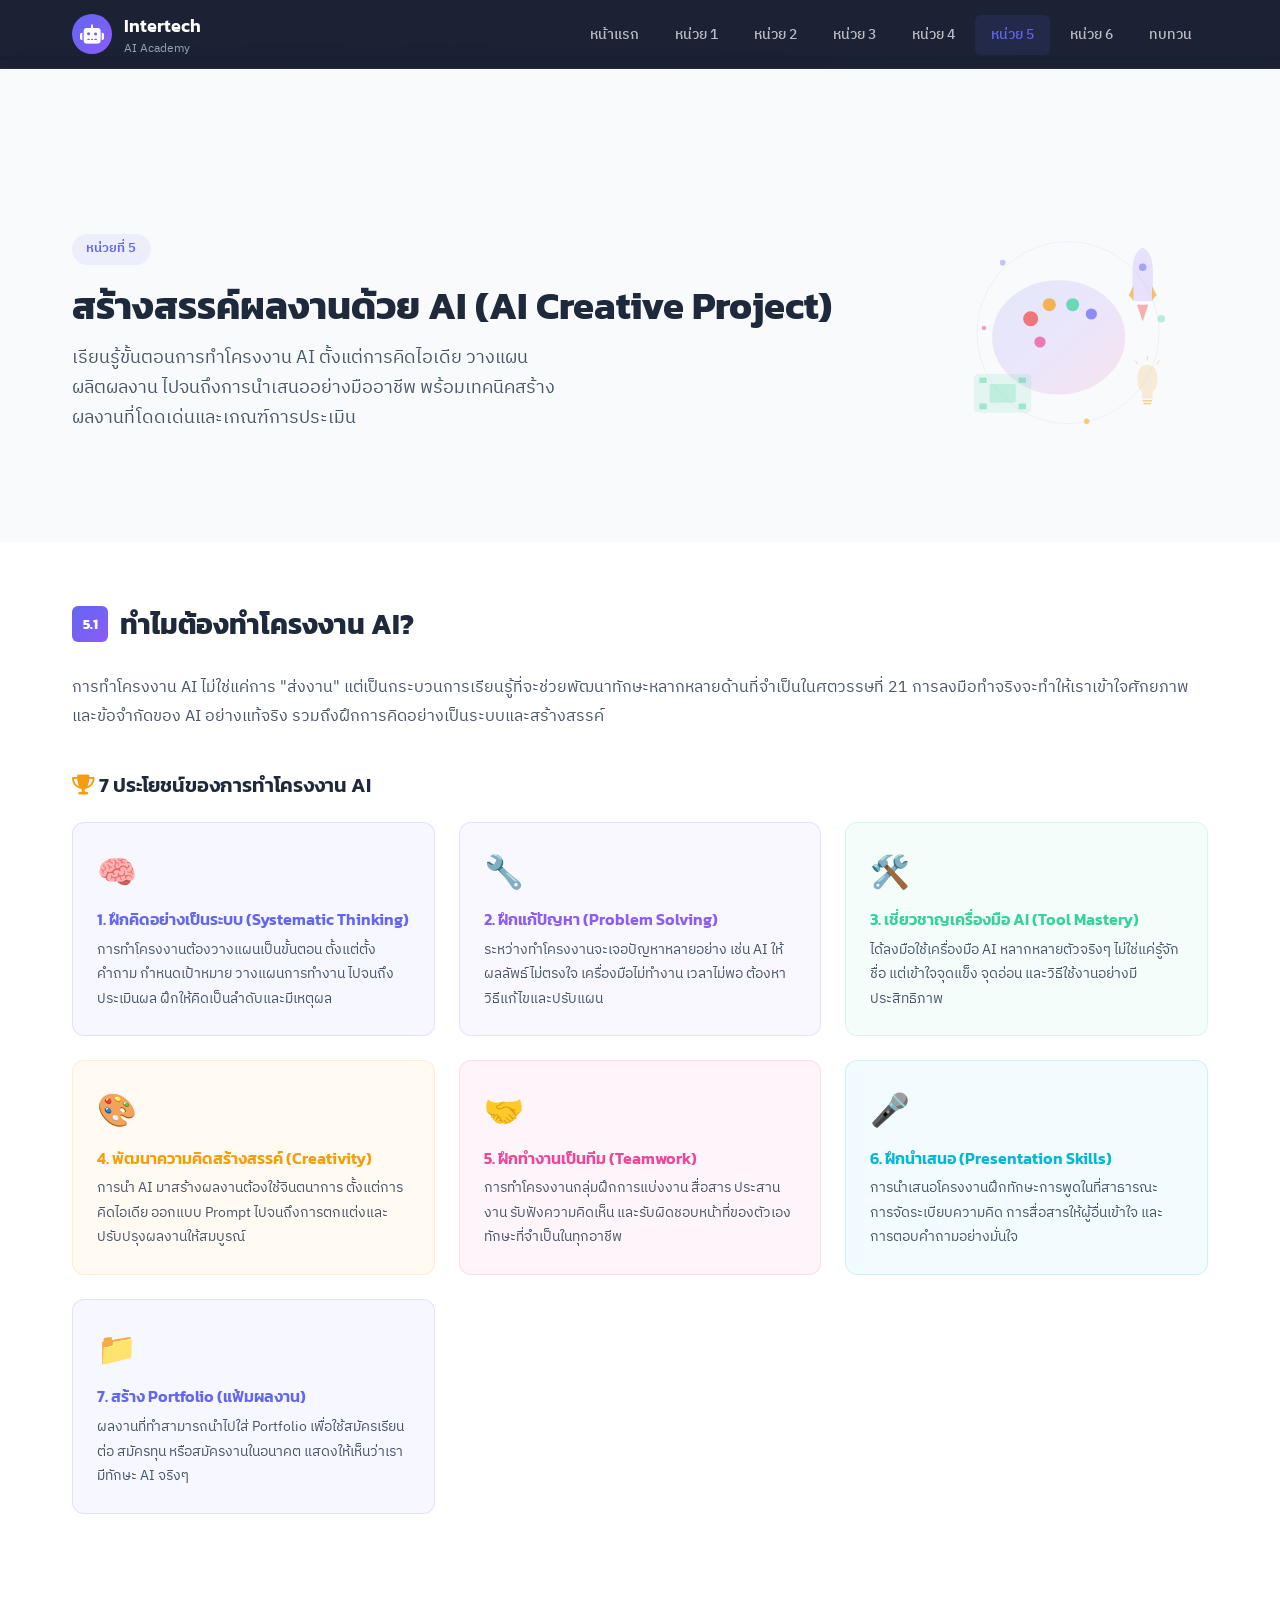
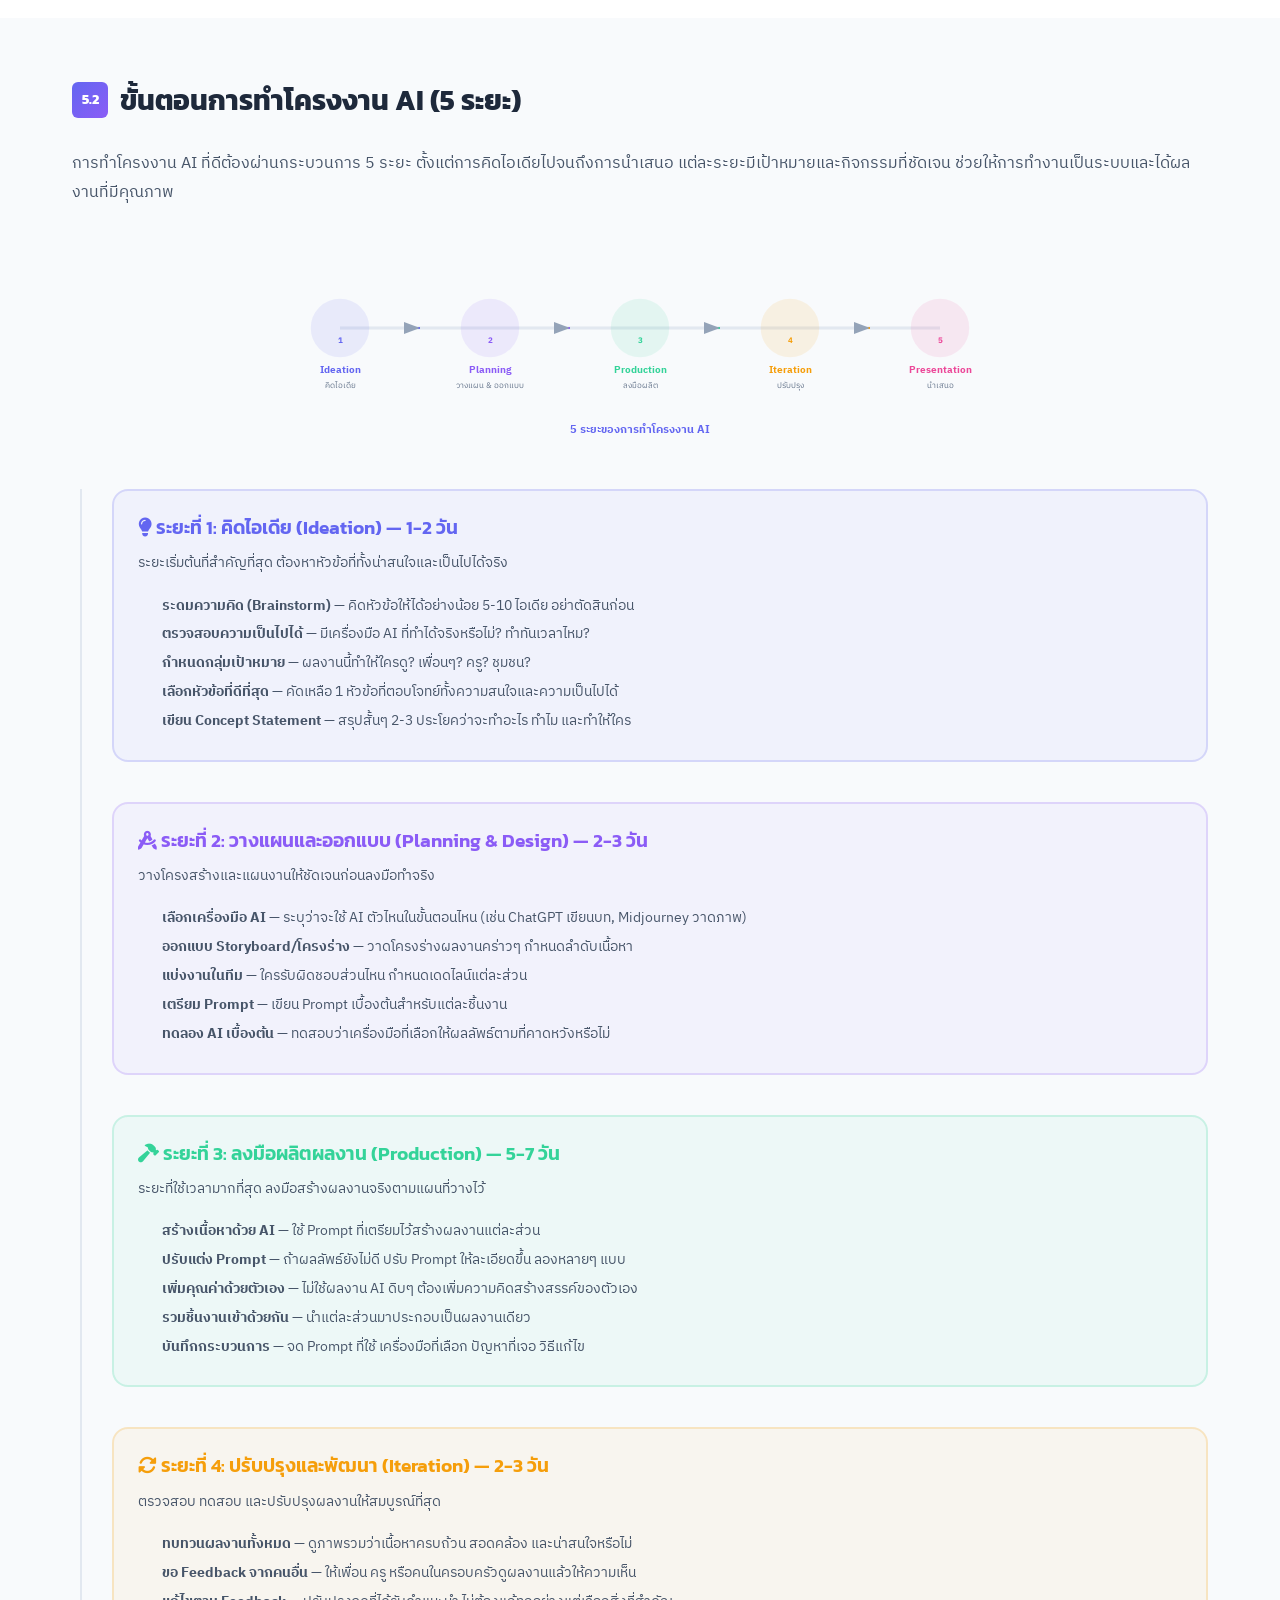
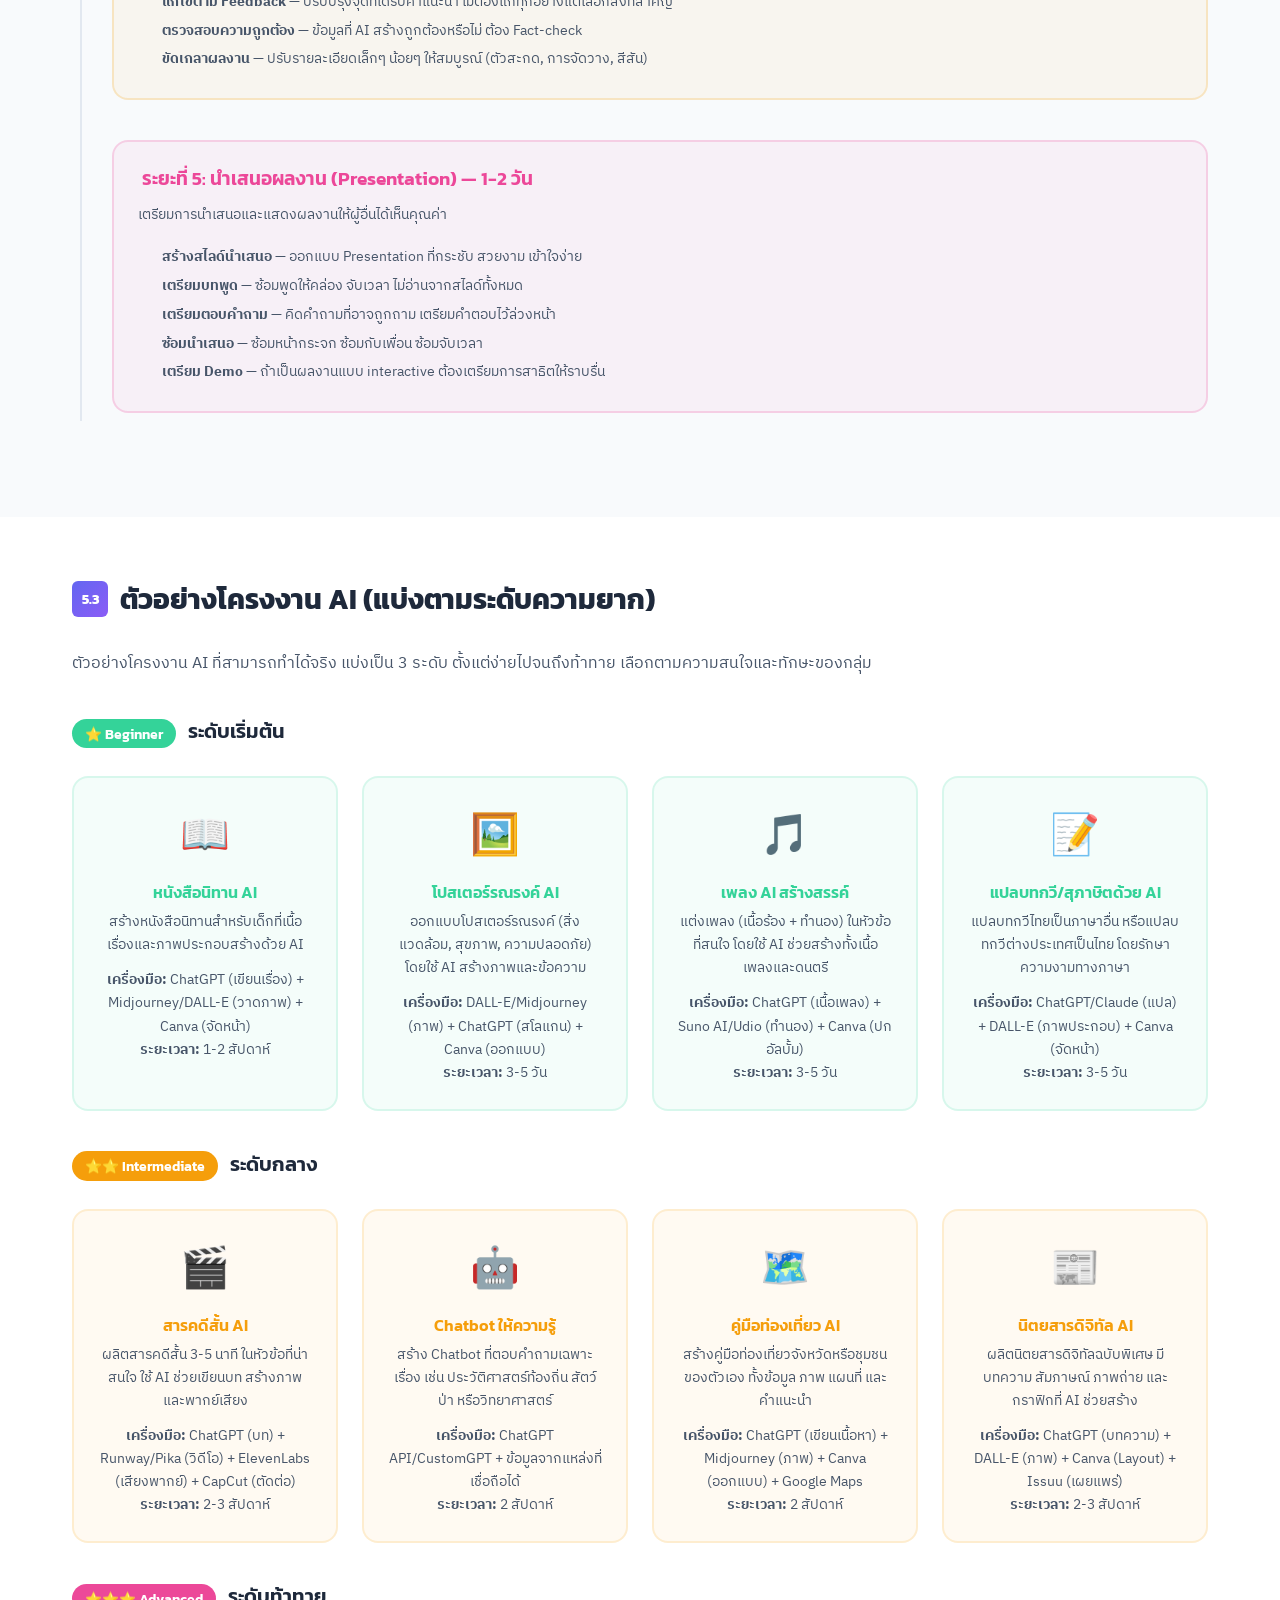
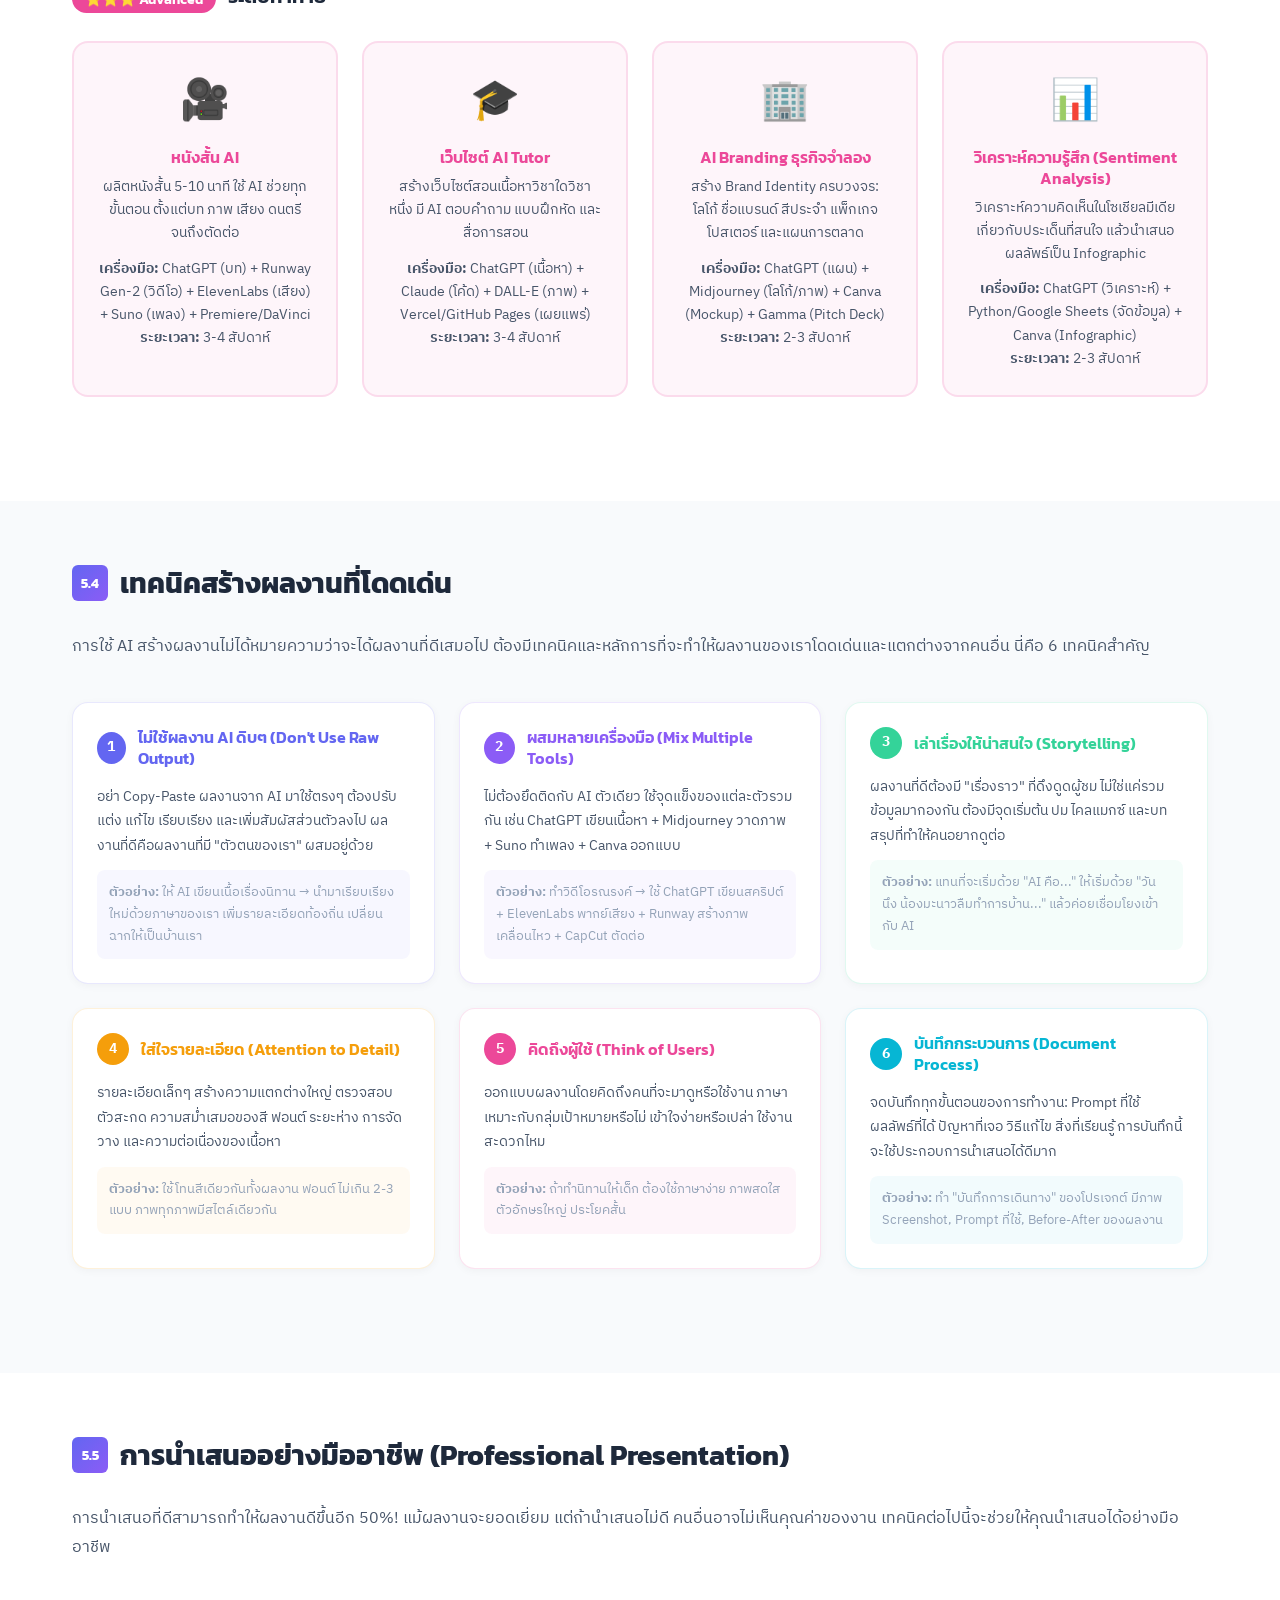
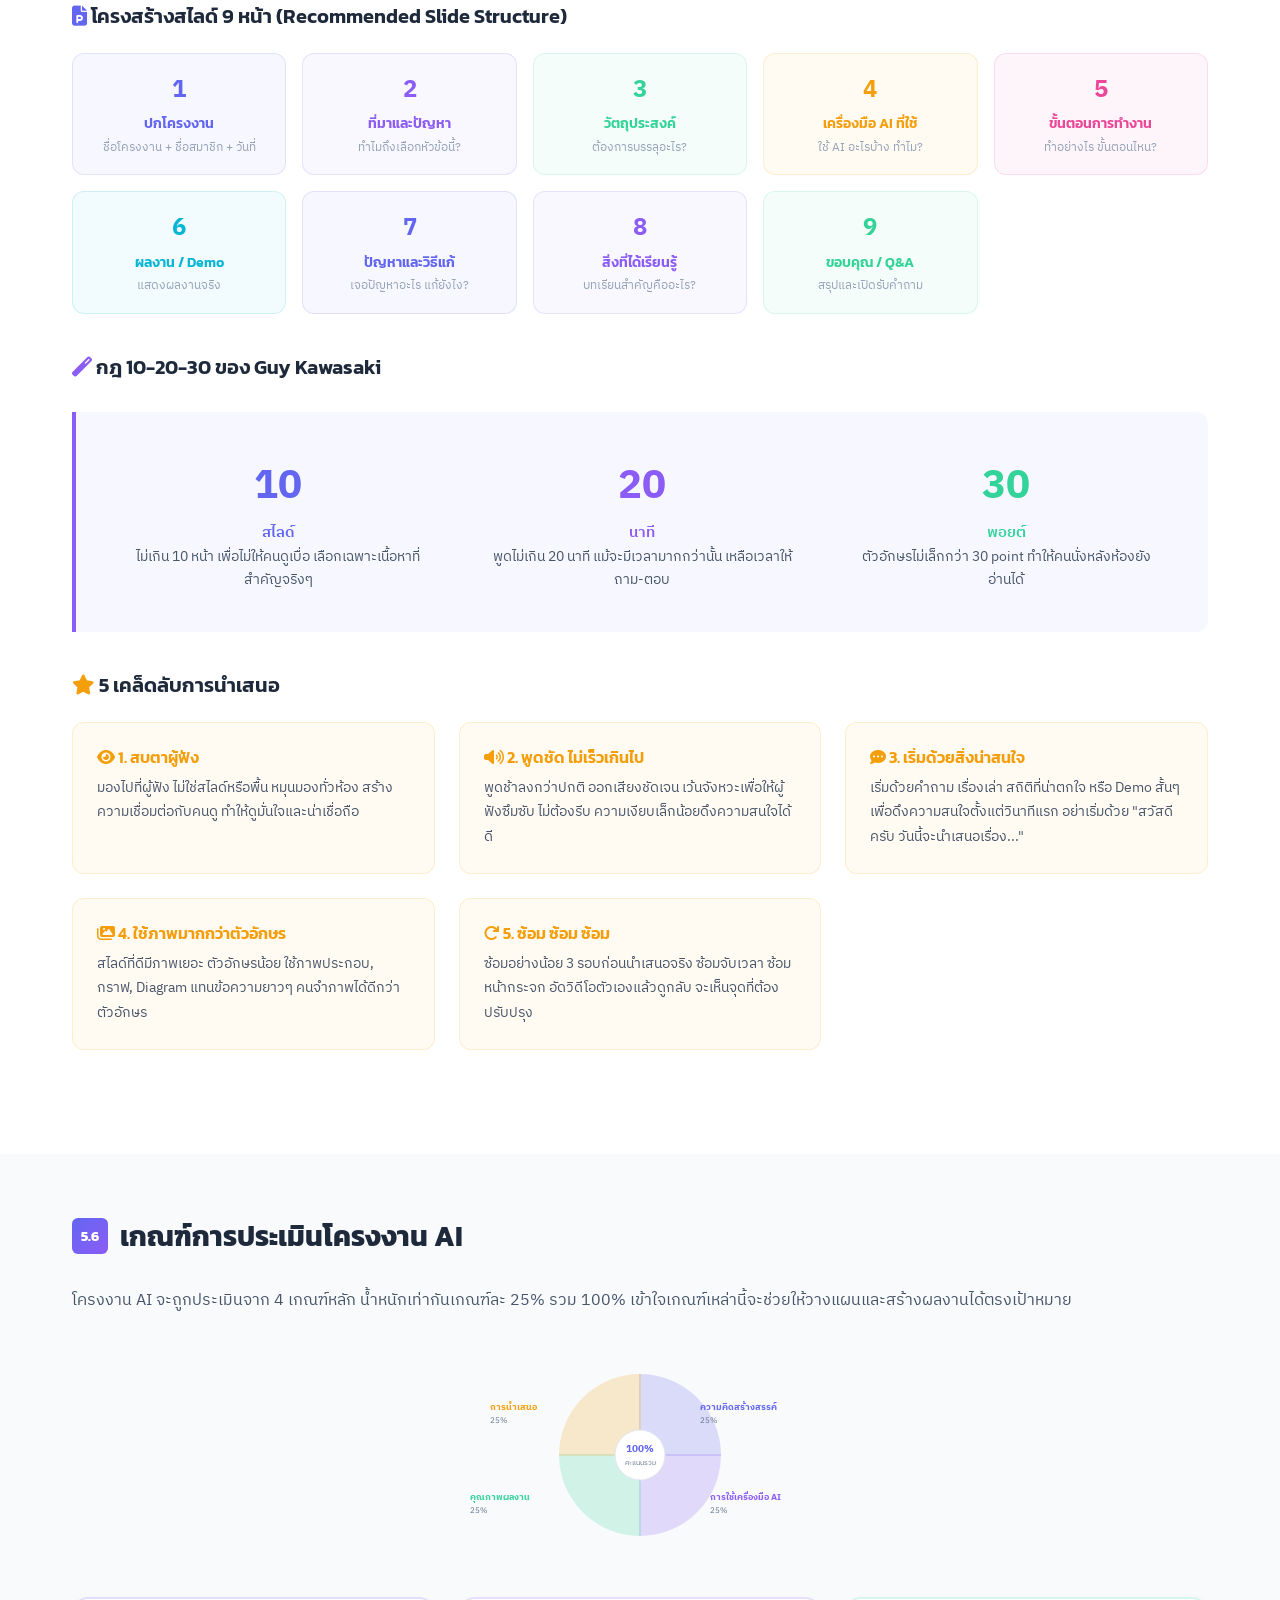
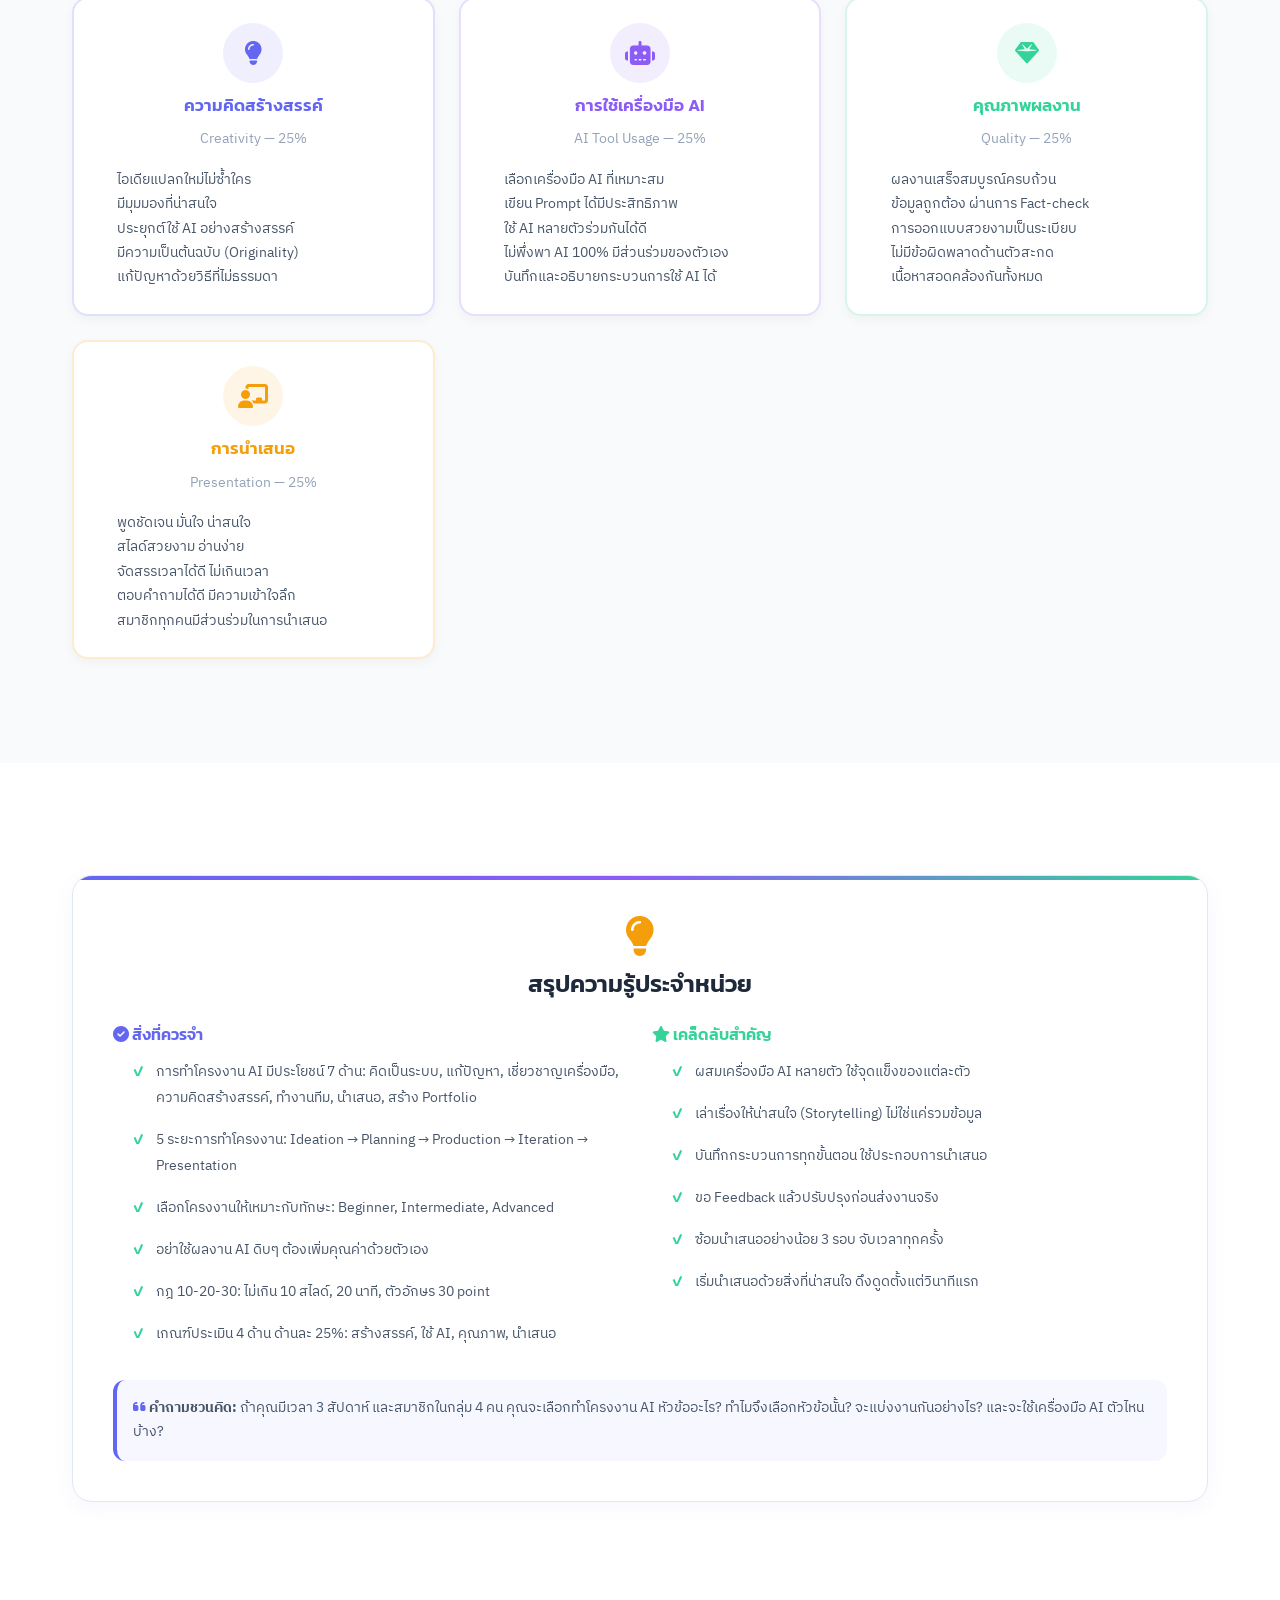
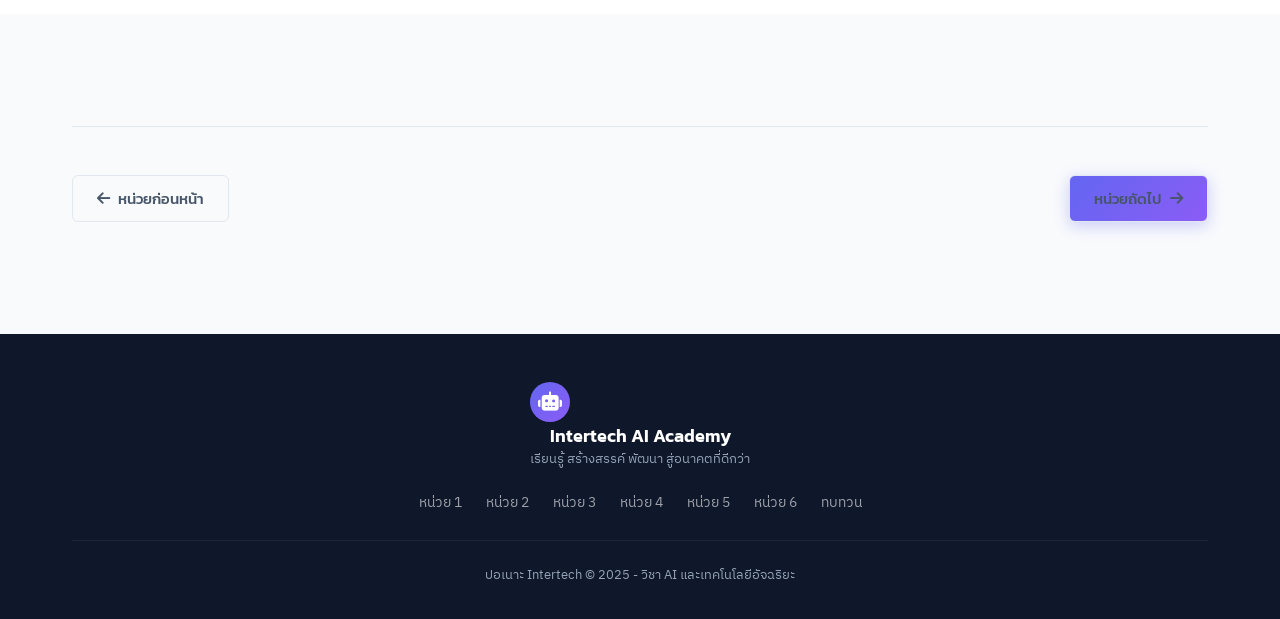
<file: pages/unit5.html>
<!DOCTYPE html>
<html lang="th">
<head>
    <meta charset="UTF-8">
    <meta name="viewport" content="width=device-width, initial-scale=1.0">
    <title>หน่วยที่ 5: สร้างสรรค์ผลงานด้วย AI - ปอเนาะ Intertech</title>
    <link rel="stylesheet" href="../style.css?v=3">
    <link href="https://fonts.googleapis.com/css2?family=Kanit:wght@300;400;500;600;700;800&family=IBM+Plex+Sans+Thai:wght@300;400;500;600;700&display=swap" rel="stylesheet">
    <link rel="stylesheet" href="https://cdnjs.cloudflare.com/ajax/libs/font-awesome/6.5.0/css/all.min.css">
</head>
<body>
    <!-- Navbar -->
    <nav class="navbar">
        <div class="container nav-container">
            <a href="../index.html" class="nav-brand">
                <div class="brand-icon"><i class="fas fa-robot"></i></div>
                <div class="brand-text">
                    <span class="brand-name">Intertech</span>
                    <span class="brand-sub">AI Academy</span>
                </div>
            </a>
            <button class="nav-toggle" id="navToggle">
                <span></span><span></span><span></span>
            </button>
            <ul class="nav-links" id="navLinks">
                <li><a href="../index.html">หน้าแรก</a></li>
                <li><a href="unit1.html">หน่วย 1</a></li>
                <li><a href="unit2.html">หน่วย 2</a></li>
                <li><a href="unit3.html">หน่วย 3</a></li>
                <li><a href="unit4.html">หน่วย 4</a></li>
                <li><a href="unit5.html" class="active">หน่วย 5</a></li>
                <li><a href="unit6.html">หน่วย 6</a></li>
                <li><a href="review.html">ทบทวน</a></li>
            </ul>
        </div>
    </nav>



    <!-- Breadcrumb -->
    <div class="container">
        <nav class="breadcrumb" style="padding: 1rem 0; font-size: 0.9rem;">
            <a href="../index.html" style="color: var(--primary); text-decoration: none;"><i class="fas fa-home"></i> หน้าแรก</a>
            <span style="margin: 0 0.5rem; color: var(--text-muted);">/</span>
            <span style="color: var(--text-secondary);">หน่วยที่ 5: สร้างสรรค์ผลงานด้วย AI (AI Creative Project)</span>
        </nav>
    </div>

    <!-- Page Hero -->
    <header class="page-hero">
        <div class="container page-hero-content">
            <div style="flex: 1;">
                <span class="unit-badge" style="display: inline-block; margin-bottom: 1rem;">หน่วยที่ 5</span>
                <h1 class="page-title">สร้างสรรค์ผลงานด้วย AI (AI Creative Project)</h1>
                <p class="page-subtitle">เรียนรู้ขั้นตอนการทำโครงงาน AI ตั้งแต่การคิดไอเดีย วางแผน ผลิตผลงาน ไปจนถึงการนำเสนออย่างมืออาชีพ พร้อมเทคนิคสร้างผลงานที่โดดเด่นและเกณฑ์การประเมิน</p>
            </div>
            <div class="page-hero-illustration">
                <svg viewBox="0 0 300 300" fill="none" xmlns="http://www.w3.org/2000/svg">
                    <!-- Palette shape -->
                    <ellipse cx="140" cy="160" rx="70" ry="60" stroke="url(#heroGrad5a)" stroke-width="2.5" fill="url(#heroGrad5b)" opacity="0.12"/>
                    <!-- Paint dots on palette -->
                    <circle cx="110" cy="140" r="8" fill="#ef4444" opacity="0.7"/>
                    <circle cx="130" cy="125" r="7" fill="#f59e0b" opacity="0.7"/>
                    <circle cx="155" cy="125" r="7" fill="#34d399" opacity="0.7"/>
                    <circle cx="175" cy="135" r="6" fill="#6366f1" opacity="0.7"/>
                    <circle cx="120" cy="165" r="6" fill="#ec4899" opacity="0.7"/>

                    <!-- Rocket icon -->
                    <g transform="translate(200, 60)">
                        <path d="M20 60 L20 30 Q20 10 30 5 Q40 10 40 30 L40 60 Z" stroke="#8b5cf6" stroke-width="2" fill="#8b5cf6" opacity="0.15"/>
                        <path d="M15 55 L20 45 L20 60 Z" fill="#f59e0b" opacity="0.6"/>
                        <path d="M45 55 L40 45 L40 60 Z" fill="#f59e0b" opacity="0.6"/>
                        <path d="M25 65 L30 80 L35 65" stroke="#ef4444" stroke-width="2" fill="#ef4444" opacity="0.4"/>
                        <circle cx="30" cy="25" r="4" fill="#6366f1" opacity="0.5"/>
                    </g>
                    <!-- Film strip -->
                    <g transform="translate(50, 200)">
                        <rect x="0" y="0" width="60" height="40" rx="4" stroke="#34d399" stroke-width="1.5" fill="#34d399" opacity="0.1"/>
                        <rect x="5" y="3" width="8" height="6" rx="1" fill="#34d399" opacity="0.4"/>
                        <rect x="5" y="31" width="8" height="6" rx="1" fill="#34d399" opacity="0.4"/>
                        <rect x="47" y="3" width="8" height="6" rx="1" fill="#34d399" opacity="0.4"/>
                        <rect x="47" y="31" width="8" height="6" rx="1" fill="#34d399" opacity="0.4"/>
                        <rect x="16" y="10" width="28" height="20" rx="2" fill="#34d399" opacity="0.2"/>
                    </g>
                    <!-- Lightbulb/idea -->
                    <g transform="translate(210, 180)">
                        <path d="M25 10 Q15 10 15 25 Q15 35 20 38 L20 45 L30 45 L30 38 Q35 35 35 25 Q35 10 25 10 Z" stroke="#f59e0b" stroke-width="1.5" fill="#f59e0b" opacity="0.15"/>
                        <line x1="20" y1="48" x2="30" y2="48" stroke="#f59e0b" stroke-width="1.5" opacity="0.5"/>
                        <line x1="21" y1="51" x2="29" y2="51" stroke="#f59e0b" stroke-width="1.5" opacity="0.5"/>
                        <line x1="25" y1="0" x2="25" y2="5" stroke="#f59e0b" stroke-width="1" opacity="0.4"/>
                        <line x1="12" y1="5" x2="15" y2="9" stroke="#f59e0b" stroke-width="1" opacity="0.4"/>
                        <line x1="38" y1="5" x2="35" y2="9" stroke="#f59e0b" stroke-width="1" opacity="0.4"/>
                    </g>

                    <!-- Stars/sparkles -->
                    <circle cx="80" cy="80" r="3" fill="#818cf8" opacity="0.6">
                        <animate attributeName="opacity" values="0.6;0.2;0.6" dur="3s" repeatCount="indefinite"/>
                    </circle>
                    <circle cx="250" cy="140" r="4" fill="#34d399" opacity="0.6">
                        <animate attributeName="opacity" values="0.2;0.6;0.2" dur="3s" repeatCount="indefinite"/>
                    </circle>
                    <circle cx="170" cy="250" r="3" fill="#f59e0b" opacity="0.5">
                        <animate attributeName="opacity" values="0.5;0.2;0.5" dur="2.5s" repeatCount="indefinite"/>
                    </circle>
                    <circle cx="60" cy="150" r="2.5" fill="#ec4899" opacity="0.5">
                        <animate attributeName="opacity" values="0.3;0.7;0.3" dur="2s" repeatCount="indefinite"/>
                    </circle>
                    <!-- Pulsing ring -->
                    <circle cx="150" cy="155" r="90" stroke="#6366f1" stroke-width="1" opacity="0.15">
                        <animate attributeName="r" values="90;100;90" dur="4s" repeatCount="indefinite"/>
                        <animate attributeName="opacity" values="0.15;0.05;0.15" dur="4s" repeatCount="indefinite"/>
                    </circle>
                    <defs>
                        <linearGradient id="heroGrad5a" x1="0%" y1="0%" x2="100%" y2="100%">
                            <stop offset="0%" style="stop-color:#6366f1"/>
                            <stop offset="100%" style="stop-color:#ec4899"/>
                        </linearGradient>
                        <linearGradient id="heroGrad5b" x1="0%" y1="0%" x2="100%" y2="100%">
                            <stop offset="0%" style="stop-color:#6366f1"/>
                            <stop offset="50%" style="stop-color:#8b5cf6"/>
                            <stop offset="100%" style="stop-color:#ec4899"/>
                        </linearGradient>
                    </defs>
                </svg>
            </div>
        </div>
    </header>



    <!-- Section 5.1: ทำไมต้องทำโครงงาน AI? -->
    <section class="content-section">
        <div class="container">
            <h2 class="section-title"><span class="section-number">5.1</span> ทำไมต้องทำโครงงาน AI?</h2>
            
            <div class="content-block">
                <div class="content-text">
                    <p>การทำโครงงาน AI ไม่ใช่แค่การ "ส่งงาน" แต่เป็นกระบวนการเรียนรู้ที่จะช่วยพัฒนาทักษะหลากหลายด้านที่จำเป็นในศตวรรษที่ 21 การลงมือทำจริงจะทำให้เราเข้าใจศักยภาพและข้อจำกัดของ AI อย่างแท้จริง รวมถึงฝึกการคิดอย่างเป็นระบบและสร้างสรรค์</p>
                </div>
            </div>

            <div class="content-block">
                <h3><i class="fas fa-trophy" style="color: #f59e0b;"></i> 7 ประโยชน์ของการทำโครงงาน AI</h3>
                <div style="display: grid; grid-template-columns: repeat(auto-fit, minmax(280px, 1fr)); gap: 1.5rem; margin-top: 1.5rem;">
                    <div style="padding: 1.5rem; border-radius: 12px; background: rgba(99, 102, 241, 0.05); border: 1px solid rgba(99, 102, 241, 0.15);">
                        <div style="font-size: 2rem; margin-bottom: 0.5rem;">🧠</div>
                        <h4 style="color: #6366f1; margin-bottom: 0.5rem;">1. ฝึกคิดอย่างเป็นระบบ (Systematic Thinking)</h4>
                        <p style="font-size: 0.9rem; color: var(--text-secondary);">การทำโครงงานต้องวางแผนเป็นขั้นตอน ตั้งแต่ตั้งคำถาม กำหนดเป้าหมาย วางแผนการทำงาน ไปจนถึงประเมินผล ฝึกให้คิดเป็นลำดับและมีเหตุผล</p>
                    </div>
                    <div style="padding: 1.5rem; border-radius: 12px; background: rgba(139, 92, 246, 0.05); border: 1px solid rgba(139, 92, 246, 0.15);">
                        <div style="font-size: 2rem; margin-bottom: 0.5rem;">🔧</div>
                        <h4 style="color: #8b5cf6; margin-bottom: 0.5rem;">2. ฝึกแก้ปัญหา (Problem Solving)</h4>
                        <p style="font-size: 0.9rem; color: var(--text-secondary);">ระหว่างทำโครงงานจะเจอปัญหาหลายอย่าง เช่น AI ให้ผลลัพธ์ไม่ตรงใจ เครื่องมือไม่ทำงาน เวลาไม่พอ ต้องหาวิธีแก้ไขและปรับแผน</p>
                    </div>

                    <div style="padding: 1.5rem; border-radius: 12px; background: rgba(52, 211, 153, 0.05); border: 1px solid rgba(52, 211, 153, 0.15);">
                        <div style="font-size: 2rem; margin-bottom: 0.5rem;">🛠️</div>
                        <h4 style="color: #34d399; margin-bottom: 0.5rem;">3. เชี่ยวชาญเครื่องมือ AI (Tool Mastery)</h4>
                        <p style="font-size: 0.9rem; color: var(--text-secondary);">ได้ลงมือใช้เครื่องมือ AI หลากหลายตัวจริงๆ ไม่ใช่แค่รู้จักชื่อ แต่เข้าใจจุดแข็ง จุดอ่อน และวิธีใช้งานอย่างมีประสิทธิภาพ</p>
                    </div>
                    <div style="padding: 1.5rem; border-radius: 12px; background: rgba(245, 158, 11, 0.05); border: 1px solid rgba(245, 158, 11, 0.15);">
                        <div style="font-size: 2rem; margin-bottom: 0.5rem;">🎨</div>
                        <h4 style="color: #f59e0b; margin-bottom: 0.5rem;">4. พัฒนาความคิดสร้างสรรค์ (Creativity)</h4>
                        <p style="font-size: 0.9rem; color: var(--text-secondary);">การนำ AI มาสร้างผลงานต้องใช้จินตนาการ ตั้งแต่การคิดไอเดีย ออกแบบ Prompt ไปจนถึงการตกแต่งและปรับปรุงผลงานให้สมบูรณ์</p>
                    </div>
                    <div style="padding: 1.5rem; border-radius: 12px; background: rgba(236, 72, 153, 0.05); border: 1px solid rgba(236, 72, 153, 0.15);">
                        <div style="font-size: 2rem; margin-bottom: 0.5rem;">🤝</div>
                        <h4 style="color: #ec4899; margin-bottom: 0.5rem;">5. ฝึกทำงานเป็นทีม (Teamwork)</h4>
                        <p style="font-size: 0.9rem; color: var(--text-secondary);">การทำโครงงานกลุ่มฝึกการแบ่งงาน สื่อสาร ประสานงาน รับฟังความคิดเห็น และรับผิดชอบหน้าที่ของตัวเอง ทักษะที่จำเป็นในทุกอาชีพ</p>
                    </div>
                    <div style="padding: 1.5rem; border-radius: 12px; background: rgba(6, 182, 212, 0.05); border: 1px solid rgba(6, 182, 212, 0.15);">
                        <div style="font-size: 2rem; margin-bottom: 0.5rem;">🎤</div>
                        <h4 style="color: #06b6d4; margin-bottom: 0.5rem;">6. ฝึกนำเสนอ (Presentation Skills)</h4>
                        <p style="font-size: 0.9rem; color: var(--text-secondary);">การนำเสนอโครงงานฝึกทักษะการพูดในที่สาธารณะ การจัดระเบียบความคิด การสื่อสารให้ผู้อื่นเข้าใจ และการตอบคำถามอย่างมั่นใจ</p>
                    </div>
                    <div style="padding: 1.5rem; border-radius: 12px; background: rgba(99, 102, 241, 0.05); border: 1px solid rgba(99, 102, 241, 0.15);">
                        <div style="font-size: 2rem; margin-bottom: 0.5rem;">📁</div>
                        <h4 style="color: #6366f1; margin-bottom: 0.5rem;">7. สร้าง Portfolio (แฟ้มผลงาน)</h4>
                        <p style="font-size: 0.9rem; color: var(--text-secondary);">ผลงานที่ทำสามารถนำไปใส่ Portfolio เพื่อใช้สมัครเรียนต่อ สมัครทุน หรือสมัครงานในอนาคต แสดงให้เห็นว่าเรามีทักษะ AI จริงๆ</p>
                    </div>
                </div>
            </div>
        </div>
    </section>



    <!-- Section 5.2: ขั้นตอนการทำโครงงาน AI -->
    <section class="content-section" style="background: var(--bg-secondary, #f8fafc);">
        <div class="container">
            <h2 class="section-title"><span class="section-number">5.2</span> ขั้นตอนการทำโครงงาน AI (5 ระยะ)</h2>
            
            <div class="content-block">
                <div class="content-text">
                    <p>การทำโครงงาน AI ที่ดีต้องผ่านกระบวนการ 5 ระยะ ตั้งแต่การคิดไอเดียไปจนถึงการนำเสนอ แต่ละระยะมีเป้าหมายและกิจกรรมที่ชัดเจน ช่วยให้การทำงานเป็นระบบและได้ผลงานที่มีคุณภาพ</p>
                </div>
            </div>

            <!-- 5 Phases SVG Timeline Diagram -->
            <div style="text-align: center; margin: 2rem 0;">
                <svg viewBox="0 0 750 200" fill="none" xmlns="http://www.w3.org/2000/svg" style="max-width: 750px; width: 100%;">
                    <!-- Connection line -->
                    <line x1="75" y1="80" x2="675" y2="80" stroke="#e2e8f0" stroke-width="3"/>
                    <!-- Arrows between phases -->
                    <path d="M140 80 L155 80" stroke="#6366f1" stroke-width="2" marker-end="url(#phaseArrow)"/>
                    <path d="M290 80 L305 80" stroke="#8b5cf6" stroke-width="2" marker-end="url(#phaseArrow)"/>
                    <path d="M440 80 L455 80" stroke="#34d399" stroke-width="2" marker-end="url(#phaseArrow)"/>
                    <path d="M590 80 L605 80" stroke="#f59e0b" stroke-width="2" marker-end="url(#phaseArrow)"/>
                    
                    <!-- Phase 1: Ideation -->
                    <circle cx="75" cy="80" r="28" fill="#6366f1" opacity="0.1" stroke="#6366f1" stroke-width="2.5"/>
                    <text x="75" y="75" text-anchor="middle" font-size="16">💡</text>
                    <text x="75" y="95" text-anchor="middle" font-size="8" font-weight="bold" fill="#6366f1">1</text>
                    <text x="75" y="125" text-anchor="middle" font-size="10" font-weight="bold" fill="#6366f1">Ideation</text>
                    <text x="75" y="140" text-anchor="middle" font-size="8" fill="#64748b">คิดไอเดีย</text>
                    
                    <!-- Phase 2: Planning & Design -->
                    <circle cx="225" cy="80" r="28" fill="#8b5cf6" opacity="0.1" stroke="#8b5cf6" stroke-width="2.5"/>
                    <text x="225" y="75" text-anchor="middle" font-size="16">📋</text>
                    <text x="225" y="95" text-anchor="middle" font-size="8" font-weight="bold" fill="#8b5cf6">2</text>
                    <text x="225" y="125" text-anchor="middle" font-size="10" font-weight="bold" fill="#8b5cf6">Planning</text>
                    <text x="225" y="140" text-anchor="middle" font-size="8" fill="#64748b">วางแผน & ออกแบบ</text>
                    
                    <!-- Phase 3: Production -->
                    <circle cx="375" cy="80" r="28" fill="#34d399" opacity="0.1" stroke="#34d399" stroke-width="2.5"/>
                    <text x="375" y="75" text-anchor="middle" font-size="16">🎬</text>
                    <text x="375" y="95" text-anchor="middle" font-size="8" font-weight="bold" fill="#34d399">3</text>
                    <text x="375" y="125" text-anchor="middle" font-size="10" font-weight="bold" fill="#34d399">Production</text>
                    <text x="375" y="140" text-anchor="middle" font-size="8" fill="#64748b">ลงมือผลิต</text>
                    
                    <!-- Phase 4: Iteration -->
                    <circle cx="525" cy="80" r="28" fill="#f59e0b" opacity="0.1" stroke="#f59e0b" stroke-width="2.5"/>
                    <text x="525" y="75" text-anchor="middle" font-size="16">🔄</text>
                    <text x="525" y="95" text-anchor="middle" font-size="8" font-weight="bold" fill="#f59e0b">4</text>
                    <text x="525" y="125" text-anchor="middle" font-size="10" font-weight="bold" fill="#f59e0b">Iteration</text>
                    <text x="525" y="140" text-anchor="middle" font-size="8" fill="#64748b">ปรับปรุง</text>
                    
                    <!-- Phase 5: Presentation -->
                    <circle cx="675" cy="80" r="28" fill="#ec4899" opacity="0.1" stroke="#ec4899" stroke-width="2.5"/>
                    <text x="675" y="75" text-anchor="middle" font-size="16">🎤</text>
                    <text x="675" y="95" text-anchor="middle" font-size="8" font-weight="bold" fill="#ec4899">5</text>
                    <text x="675" y="125" text-anchor="middle" font-size="10" font-weight="bold" fill="#ec4899">Presentation</text>
                    <text x="675" y="140" text-anchor="middle" font-size="8" fill="#64748b">นำเสนอ</text>
                    
                    <!-- Title -->
                    <text x="375" y="185" text-anchor="middle" font-size="11" font-weight="bold" fill="#6366f1">5 ระยะของการทำโครงงาน AI</text>
                    
                    <defs>
                        <marker id="phaseArrow" markerWidth="8" markerHeight="6" refX="8" refY="3" orient="auto">
                            <polygon points="0 0, 8 3, 0 6" fill="#94a3b8"/>
                        </marker>
                    </defs>
                </svg>
            </div>


            <!-- Phase Details as Timeline -->
            <div class="timeline" style="margin-top: 2rem;">
                <div class="timeline-item">
                    <div style="padding: 1.5rem; border-radius: 16px; background: rgba(99, 102, 241, 0.05); border: 2px solid rgba(99, 102, 241, 0.2);">
                        <h3 style="color: #6366f1; margin-bottom: 0.75rem;"><i class="fas fa-lightbulb"></i> ระยะที่ 1: คิดไอเดีย (Ideation) — 1-2 วัน</h3>
                        <p style="font-size: 0.9rem; color: var(--text-secondary); margin-bottom: 1rem;">ระยะเริ่มต้นที่สำคัญที่สุด ต้องหาหัวข้อที่ทั้งน่าสนใจและเป็นไปได้จริง</p>
                        <ul style="padding-left: 1.5rem; font-size: 0.9rem; color: var(--text-secondary); line-height: 2;">
                            <li><strong>ระดมความคิด (Brainstorm)</strong> — คิดหัวข้อให้ได้อย่างน้อย 5-10 ไอเดีย อย่าตัดสินก่อน</li>
                            <li><strong>ตรวจสอบความเป็นไปได้</strong> — มีเครื่องมือ AI ที่ทำได้จริงหรือไม่? ทำทันเวลาไหม?</li>
                            <li><strong>กำหนดกลุ่มเป้าหมาย</strong> — ผลงานนี้ทำให้ใครดู? เพื่อนๆ? ครู? ชุมชน?</li>
                            <li><strong>เลือกหัวข้อที่ดีที่สุด</strong> — คัดเหลือ 1 หัวข้อที่ตอบโจทย์ทั้งความสนใจและความเป็นไปได้</li>
                            <li><strong>เขียน Concept Statement</strong> — สรุปสั้นๆ 2-3 ประโยคว่าจะทำอะไร ทำไม และทำให้ใคร</li>
                        </ul>
                    </div>
                </div>

                <div class="timeline-item">
                    <div style="padding: 1.5rem; border-radius: 16px; background: rgba(139, 92, 246, 0.05); border: 2px solid rgba(139, 92, 246, 0.2);">
                        <h3 style="color: #8b5cf6; margin-bottom: 0.75rem;"><i class="fas fa-drafting-compass"></i> ระยะที่ 2: วางแผนและออกแบบ (Planning & Design) — 2-3 วัน</h3>
                        <p style="font-size: 0.9rem; color: var(--text-secondary); margin-bottom: 1rem;">วางโครงสร้างและแผนงานให้ชัดเจนก่อนลงมือทำจริง</p>
                        <ul style="padding-left: 1.5rem; font-size: 0.9rem; color: var(--text-secondary); line-height: 2;">
                            <li><strong>เลือกเครื่องมือ AI</strong> — ระบุว่าจะใช้ AI ตัวไหนในขั้นตอนไหน (เช่น ChatGPT เขียนบท, Midjourney วาดภาพ)</li>
                            <li><strong>ออกแบบ Storyboard/โครงร่าง</strong> — วาดโครงร่างผลงานคร่าวๆ กำหนดลำดับเนื้อหา</li>
                            <li><strong>แบ่งงานในทีม</strong> — ใครรับผิดชอบส่วนไหน กำหนดเดดไลน์แต่ละส่วน</li>
                            <li><strong>เตรียม Prompt</strong> — เขียน Prompt เบื้องต้นสำหรับแต่ละชิ้นงาน</li>
                            <li><strong>ทดลอง AI เบื้องต้น</strong> — ทดสอบว่าเครื่องมือที่เลือกให้ผลลัพธ์ตามที่คาดหวังหรือไม่</li>
                        </ul>
                    </div>
                </div>


                <div class="timeline-item">
                    <div style="padding: 1.5rem; border-radius: 16px; background: rgba(52, 211, 153, 0.05); border: 2px solid rgba(52, 211, 153, 0.2);">
                        <h3 style="color: #34d399; margin-bottom: 0.75rem;"><i class="fas fa-hammer"></i> ระยะที่ 3: ลงมือผลิตผลงาน (Production) — 5-7 วัน</h3>
                        <p style="font-size: 0.9rem; color: var(--text-secondary); margin-bottom: 1rem;">ระยะที่ใช้เวลามากที่สุด ลงมือสร้างผลงานจริงตามแผนที่วางไว้</p>
                        <ul style="padding-left: 1.5rem; font-size: 0.9rem; color: var(--text-secondary); line-height: 2;">
                            <li><strong>สร้างเนื้อหาด้วย AI</strong> — ใช้ Prompt ที่เตรียมไว้สร้างผลงานแต่ละส่วน</li>
                            <li><strong>ปรับแต่ง Prompt</strong> — ถ้าผลลัพธ์ยังไม่ดี ปรับ Prompt ให้ละเอียดขึ้น ลองหลายๆ แบบ</li>
                            <li><strong>เพิ่มคุณค่าด้วยตัวเอง</strong> — ไม่ใช้ผลงาน AI ดิบๆ ต้องเพิ่มความคิดสร้างสรรค์ของตัวเอง</li>
                            <li><strong>รวมชิ้นงานเข้าด้วยกัน</strong> — นำแต่ละส่วนมาประกอบเป็นผลงานเดียว</li>
                            <li><strong>บันทึกกระบวนการ</strong> — จด Prompt ที่ใช้ เครื่องมือที่เลือก ปัญหาที่เจอ วิธีแก้ไข</li>
                        </ul>
                    </div>
                </div>

                <div class="timeline-item">
                    <div style="padding: 1.5rem; border-radius: 16px; background: rgba(245, 158, 11, 0.05); border: 2px solid rgba(245, 158, 11, 0.2);">
                        <h3 style="color: #f59e0b; margin-bottom: 0.75rem;"><i class="fas fa-sync-alt"></i> ระยะที่ 4: ปรับปรุงและพัฒนา (Iteration) — 2-3 วัน</h3>
                        <p style="font-size: 0.9rem; color: var(--text-secondary); margin-bottom: 1rem;">ตรวจสอบ ทดสอบ และปรับปรุงผลงานให้สมบูรณ์ที่สุด</p>
                        <ul style="padding-left: 1.5rem; font-size: 0.9rem; color: var(--text-secondary); line-height: 2;">
                            <li><strong>ทบทวนผลงานทั้งหมด</strong> — ดูภาพรวมว่าเนื้อหาครบถ้วน สอดคล้อง และน่าสนใจหรือไม่</li>
                            <li><strong>ขอ Feedback จากคนอื่น</strong> — ให้เพื่อน ครู หรือคนในครอบครัวดูผลงานแล้วให้ความเห็น</li>
                            <li><strong>แก้ไขตาม Feedback</strong> — ปรับปรุงจุดที่ได้รับคำแนะนำ ไม่ต้องแก้ทุกอย่างแต่เลือกสิ่งที่สำคัญ</li>
                            <li><strong>ตรวจสอบความถูกต้อง</strong> — ข้อมูลที่ AI สร้างถูกต้องหรือไม่ ต้อง Fact-check</li>
                            <li><strong>ขัดเกลาผลงาน</strong> — ปรับรายละเอียดเล็กๆ น้อยๆ ให้สมบูรณ์ (ตัวสะกด, การจัดวาง, สีสัน)</li>
                        </ul>
                    </div>
                </div>

                <div class="timeline-item">
                    <div style="padding: 1.5rem; border-radius: 16px; background: rgba(236, 72, 153, 0.05); border: 2px solid rgba(236, 72, 153, 0.2);">
                        <h3 style="color: #ec4899; margin-bottom: 0.75rem;"><i class="fas fa-presentation"></i> ระยะที่ 5: นำเสนอผลงาน (Presentation) — 1-2 วัน</h3>
                        <p style="font-size: 0.9rem; color: var(--text-secondary); margin-bottom: 1rem;">เตรียมการนำเสนอและแสดงผลงานให้ผู้อื่นได้เห็นคุณค่า</p>
                        <ul style="padding-left: 1.5rem; font-size: 0.9rem; color: var(--text-secondary); line-height: 2;">
                            <li><strong>สร้างสไลด์นำเสนอ</strong> — ออกแบบ Presentation ที่กระชับ สวยงาม เข้าใจง่าย</li>
                            <li><strong>เตรียมบทพูด</strong> — ซ้อมพูดให้คล่อง จับเวลา ไม่อ่านจากสไลด์ทั้งหมด</li>
                            <li><strong>เตรียมตอบคำถาม</strong> — คิดคำถามที่อาจถูกถาม เตรียมคำตอบไว้ล่วงหน้า</li>
                            <li><strong>ซ้อมนำเสนอ</strong> — ซ้อมหน้ากระจก ซ้อมกับเพื่อน ซ้อมจับเวลา</li>
                            <li><strong>เตรียม Demo</strong> — ถ้าเป็นผลงานแบบ interactive ต้องเตรียมการสาธิตให้ราบรื่น</li>
                        </ul>
                    </div>
                </div>
            </div>
        </div>
    </section>



    <!-- Section 5.3: ตัวอย่างโครงงาน -->
    <section class="content-section">
        <div class="container">
            <h2 class="section-title"><span class="section-number">5.3</span> ตัวอย่างโครงงาน AI (แบ่งตามระดับความยาก)</h2>
            
            <div class="content-block">
                <div class="content-text">
                    <p>ตัวอย่างโครงงาน AI ที่สามารถทำได้จริง แบ่งเป็น 3 ระดับ ตั้งแต่ง่ายไปจนถึงท้าทาย เลือกตามความสนใจและทักษะของกลุ่ม</p>
                </div>
            </div>

            <!-- Beginner Level -->
            <div class="content-block">
                <h3 style="margin-bottom: 1.5rem;"><span style="background: #34d399; color: white; padding: 0.3rem 0.8rem; border-radius: 20px; font-size: 0.85rem; margin-right: 0.5rem;">⭐ Beginner</span> ระดับเริ่มต้น</h3>
                <div class="example-grid" style="display: grid; grid-template-columns: repeat(auto-fit, minmax(260px, 1fr)); gap: 1.5rem;">
                    <div class="example-card" style="padding: 1.5rem; border-radius: 16px; background: rgba(52, 211, 153, 0.05); border: 2px solid rgba(52, 211, 153, 0.15);">
                        <div style="font-size: 2.5rem; margin-bottom: 0.75rem;">📖</div>
                        <h4 style="color: #34d399; margin-bottom: 0.5rem;">หนังสือนิทาน AI</h4>
                        <p style="font-size: 0.85rem; color: var(--text-secondary); margin-bottom: 0.75rem;">สร้างหนังสือนิทานสำหรับเด็กที่เนื้อเรื่องและภาพประกอบสร้างด้วย AI</p>
                        <div style="font-size: 0.8rem; color: var(--text-muted);">
                            <p><strong>เครื่องมือ:</strong> ChatGPT (เขียนเรื่อง) + Midjourney/DALL-E (วาดภาพ) + Canva (จัดหน้า)</p>
                            <p><strong>ระยะเวลา:</strong> 1-2 สัปดาห์</p>
                        </div>
                    </div>
                    <div class="example-card" style="padding: 1.5rem; border-radius: 16px; background: rgba(52, 211, 153, 0.05); border: 2px solid rgba(52, 211, 153, 0.15);">
                        <div style="font-size: 2.5rem; margin-bottom: 0.75rem;">🖼️</div>
                        <h4 style="color: #34d399; margin-bottom: 0.5rem;">โปสเตอร์รณรงค์ AI</h4>
                        <p style="font-size: 0.85rem; color: var(--text-secondary); margin-bottom: 0.75rem;">ออกแบบโปสเตอร์รณรงค์ (สิ่งแวดล้อม, สุขภาพ, ความปลอดภัย) โดยใช้ AI สร้างภาพและข้อความ</p>
                        <div style="font-size: 0.8rem; color: var(--text-muted);">
                            <p><strong>เครื่องมือ:</strong> DALL-E/Midjourney (ภาพ) + ChatGPT (สโลแกน) + Canva (ออกแบบ)</p>
                            <p><strong>ระยะเวลา:</strong> 3-5 วัน</p>
                        </div>
                    </div>
                    <div class="example-card" style="padding: 1.5rem; border-radius: 16px; background: rgba(52, 211, 153, 0.05); border: 2px solid rgba(52, 211, 153, 0.15);">
                        <div style="font-size: 2.5rem; margin-bottom: 0.75rem;">🎵</div>
                        <h4 style="color: #34d399; margin-bottom: 0.5rem;">เพลง AI สร้างสรรค์</h4>
                        <p style="font-size: 0.85rem; color: var(--text-secondary); margin-bottom: 0.75rem;">แต่งเพลง (เนื้อร้อง + ทำนอง) ในหัวข้อที่สนใจ โดยใช้ AI ช่วยสร้างทั้งเนื้อเพลงและดนตรี</p>
                        <div style="font-size: 0.8rem; color: var(--text-muted);">
                            <p><strong>เครื่องมือ:</strong> ChatGPT (เนื้อเพลง) + Suno AI/Udio (ทำนอง) + Canva (ปกอัลบั้ม)</p>
                            <p><strong>ระยะเวลา:</strong> 3-5 วัน</p>
                        </div>
                    </div>
                    <div class="example-card" style="padding: 1.5rem; border-radius: 16px; background: rgba(52, 211, 153, 0.05); border: 2px solid rgba(52, 211, 153, 0.15);">
                        <div style="font-size: 2.5rem; margin-bottom: 0.75rem;">📝</div>
                        <h4 style="color: #34d399; margin-bottom: 0.5rem;">แปลบทกวี/สุภาษิตด้วย AI</h4>
                        <p style="font-size: 0.85rem; color: var(--text-secondary); margin-bottom: 0.75rem;">แปลบทกวีไทยเป็นภาษาอื่น หรือแปลบทกวีต่างประเทศเป็นไทย โดยรักษาความงามทางภาษา</p>
                        <div style="font-size: 0.8rem; color: var(--text-muted);">
                            <p><strong>เครื่องมือ:</strong> ChatGPT/Claude (แปล) + DALL-E (ภาพประกอบ) + Canva (จัดหน้า)</p>
                            <p><strong>ระยะเวลา:</strong> 3-5 วัน</p>
                        </div>
                    </div>
                </div>
            </div>


            <!-- Intermediate Level -->
            <div class="content-block">
                <h3 style="margin-bottom: 1.5rem;"><span style="background: #f59e0b; color: white; padding: 0.3rem 0.8rem; border-radius: 20px; font-size: 0.85rem; margin-right: 0.5rem;">⭐⭐ Intermediate</span> ระดับกลาง</h3>
                <div class="example-grid" style="display: grid; grid-template-columns: repeat(auto-fit, minmax(260px, 1fr)); gap: 1.5rem;">
                    <div class="example-card" style="padding: 1.5rem; border-radius: 16px; background: rgba(245, 158, 11, 0.05); border: 2px solid rgba(245, 158, 11, 0.15);">
                        <div style="font-size: 2.5rem; margin-bottom: 0.75rem;">🎬</div>
                        <h4 style="color: #f59e0b; margin-bottom: 0.5rem;">สารคดีสั้น AI</h4>
                        <p style="font-size: 0.85rem; color: var(--text-secondary); margin-bottom: 0.75rem;">ผลิตสารคดีสั้น 3-5 นาที ในหัวข้อที่น่าสนใจ ใช้ AI ช่วยเขียนบท สร้างภาพ และพากย์เสียง</p>
                        <div style="font-size: 0.8rem; color: var(--text-muted);">
                            <p><strong>เครื่องมือ:</strong> ChatGPT (บท) + Runway/Pika (วิดีโอ) + ElevenLabs (เสียงพากย์) + CapCut (ตัดต่อ)</p>
                            <p><strong>ระยะเวลา:</strong> 2-3 สัปดาห์</p>
                        </div>
                    </div>
                    <div class="example-card" style="padding: 1.5rem; border-radius: 16px; background: rgba(245, 158, 11, 0.05); border: 2px solid rgba(245, 158, 11, 0.15);">
                        <div style="font-size: 2.5rem; margin-bottom: 0.75rem;">🤖</div>
                        <h4 style="color: #f59e0b; margin-bottom: 0.5rem;">Chatbot ให้ความรู้</h4>
                        <p style="font-size: 0.85rem; color: var(--text-secondary); margin-bottom: 0.75rem;">สร้าง Chatbot ที่ตอบคำถามเฉพาะเรื่อง เช่น ประวัติศาสตร์ท้องถิ่น สัตว์ป่า หรือวิทยาศาสตร์</p>
                        <div style="font-size: 0.8rem; color: var(--text-muted);">
                            <p><strong>เครื่องมือ:</strong> ChatGPT API/CustomGPT + ข้อมูลจากแหล่งที่เชื่อถือได้</p>
                            <p><strong>ระยะเวลา:</strong> 2 สัปดาห์</p>
                        </div>
                    </div>
                    <div class="example-card" style="padding: 1.5rem; border-radius: 16px; background: rgba(245, 158, 11, 0.05); border: 2px solid rgba(245, 158, 11, 0.15);">
                        <div style="font-size: 2.5rem; margin-bottom: 0.75rem;">🗺️</div>
                        <h4 style="color: #f59e0b; margin-bottom: 0.5rem;">คู่มือท่องเที่ยว AI</h4>
                        <p style="font-size: 0.85rem; color: var(--text-secondary); margin-bottom: 0.75rem;">สร้างคู่มือท่องเที่ยวจังหวัดหรือชุมชนของตัวเอง ทั้งข้อมูล ภาพ แผนที่ และคำแนะนำ</p>
                        <div style="font-size: 0.8rem; color: var(--text-muted);">
                            <p><strong>เครื่องมือ:</strong> ChatGPT (เขียนเนื้อหา) + Midjourney (ภาพ) + Canva (ออกแบบ) + Google Maps</p>
                            <p><strong>ระยะเวลา:</strong> 2 สัปดาห์</p>
                        </div>
                    </div>
                    <div class="example-card" style="padding: 1.5rem; border-radius: 16px; background: rgba(245, 158, 11, 0.05); border: 2px solid rgba(245, 158, 11, 0.15);">
                        <div style="font-size: 2.5rem; margin-bottom: 0.75rem;">📰</div>
                        <h4 style="color: #f59e0b; margin-bottom: 0.5rem;">นิตยสารดิจิทัล AI</h4>
                        <p style="font-size: 0.85rem; color: var(--text-secondary); margin-bottom: 0.75rem;">ผลิตนิตยสารดิจิทัลฉบับพิเศษ มีบทความ สัมภาษณ์ ภาพถ่าย และกราฟิกที่ AI ช่วยสร้าง</p>
                        <div style="font-size: 0.8rem; color: var(--text-muted);">
                            <p><strong>เครื่องมือ:</strong> ChatGPT (บทความ) + DALL-E (ภาพ) + Canva (Layout) + Issuu (เผยแพร่)</p>
                            <p><strong>ระยะเวลา:</strong> 2-3 สัปดาห์</p>
                        </div>
                    </div>
                </div>
            </div>


            <!-- Advanced Level -->
            <div class="content-block">
                <h3 style="margin-bottom: 1.5rem;"><span style="background: #ec4899; color: white; padding: 0.3rem 0.8rem; border-radius: 20px; font-size: 0.85rem; margin-right: 0.5rem;">⭐⭐⭐ Advanced</span> ระดับท้าทาย</h3>
                <div class="example-grid" style="display: grid; grid-template-columns: repeat(auto-fit, minmax(260px, 1fr)); gap: 1.5rem;">
                    <div class="example-card" style="padding: 1.5rem; border-radius: 16px; background: rgba(236, 72, 153, 0.05); border: 2px solid rgba(236, 72, 153, 0.15);">
                        <div style="font-size: 2.5rem; margin-bottom: 0.75rem;">🎥</div>
                        <h4 style="color: #ec4899; margin-bottom: 0.5rem;">หนังสั้น AI</h4>
                        <p style="font-size: 0.85rem; color: var(--text-secondary); margin-bottom: 0.75rem;">ผลิตหนังสั้น 5-10 นาที ใช้ AI ช่วยทุกขั้นตอน ตั้งแต่บท ภาพ เสียง ดนตรี จนถึงตัดต่อ</p>
                        <div style="font-size: 0.8rem; color: var(--text-muted);">
                            <p><strong>เครื่องมือ:</strong> ChatGPT (บท) + Runway Gen-2 (วิดีโอ) + ElevenLabs (เสียง) + Suno (เพลง) + Premiere/DaVinci</p>
                            <p><strong>ระยะเวลา:</strong> 3-4 สัปดาห์</p>
                        </div>
                    </div>
                    <div class="example-card" style="padding: 1.5rem; border-radius: 16px; background: rgba(236, 72, 153, 0.05); border: 2px solid rgba(236, 72, 153, 0.15);">
                        <div style="font-size: 2.5rem; margin-bottom: 0.75rem;">🎓</div>
                        <h4 style="color: #ec4899; margin-bottom: 0.5rem;">เว็บไซต์ AI Tutor</h4>
                        <p style="font-size: 0.85rem; color: var(--text-secondary); margin-bottom: 0.75rem;">สร้างเว็บไซต์สอนเนื้อหาวิชาใดวิชาหนึ่ง มี AI ตอบคำถาม แบบฝึกหัด และสื่อการสอน</p>
                        <div style="font-size: 0.8rem; color: var(--text-muted);">
                            <p><strong>เครื่องมือ:</strong> ChatGPT (เนื้อหา) + Claude (โค้ด) + DALL-E (ภาพ) + Vercel/GitHub Pages (เผยแพร่)</p>
                            <p><strong>ระยะเวลา:</strong> 3-4 สัปดาห์</p>
                        </div>
                    </div>
                    <div class="example-card" style="padding: 1.5rem; border-radius: 16px; background: rgba(236, 72, 153, 0.05); border: 2px solid rgba(236, 72, 153, 0.15);">
                        <div style="font-size: 2.5rem; margin-bottom: 0.75rem;">🏢</div>
                        <h4 style="color: #ec4899; margin-bottom: 0.5rem;">AI Branding ธุรกิจจำลอง</h4>
                        <p style="font-size: 0.85rem; color: var(--text-secondary); margin-bottom: 0.75rem;">สร้าง Brand Identity ครบวงจร: โลโก้ ชื่อแบรนด์ สีประจำ แพ็กเกจ โปสเตอร์ และแผนการตลาด</p>
                        <div style="font-size: 0.8rem; color: var(--text-muted);">
                            <p><strong>เครื่องมือ:</strong> ChatGPT (แผน) + Midjourney (โลโก้/ภาพ) + Canva (Mockup) + Gamma (Pitch Deck)</p>
                            <p><strong>ระยะเวลา:</strong> 2-3 สัปดาห์</p>
                        </div>
                    </div>
                    <div class="example-card" style="padding: 1.5rem; border-radius: 16px; background: rgba(236, 72, 153, 0.05); border: 2px solid rgba(236, 72, 153, 0.15);">
                        <div style="font-size: 2.5rem; margin-bottom: 0.75rem;">📊</div>
                        <h4 style="color: #ec4899; margin-bottom: 0.5rem;">วิเคราะห์ความรู้สึก (Sentiment Analysis)</h4>
                        <p style="font-size: 0.85rem; color: var(--text-secondary); margin-bottom: 0.75rem;">วิเคราะห์ความคิดเห็นในโซเชียลมีเดียเกี่ยวกับประเด็นที่สนใจ แล้วนำเสนอผลลัพธ์เป็น Infographic</p>
                        <div style="font-size: 0.8rem; color: var(--text-muted);">
                            <p><strong>เครื่องมือ:</strong> ChatGPT (วิเคราะห์) + Python/Google Sheets (จัดข้อมูล) + Canva (Infographic)</p>
                            <p><strong>ระยะเวลา:</strong> 2-3 สัปดาห์</p>
                        </div>
                    </div>
                </div>
            </div>
        </div>
    </section>



    <!-- Section 5.4: เทคนิคสร้างผลงาน -->
    <section class="content-section" style="background: var(--bg-secondary, #f8fafc);">
        <div class="container">
            <h2 class="section-title"><span class="section-number">5.4</span> เทคนิคสร้างผลงานที่โดดเด่น</h2>
            
            <div class="content-block">
                <div class="content-text">
                    <p>การใช้ AI สร้างผลงานไม่ได้หมายความว่าจะได้ผลงานที่ดีเสมอไป ต้องมีเทคนิคและหลักการที่จะทำให้ผลงานของเราโดดเด่นและแตกต่างจากคนอื่น นี่คือ 6 เทคนิคสำคัญ</p>
                </div>
            </div>

            <div class="content-block">
                <div style="display: grid; grid-template-columns: repeat(auto-fit, minmax(300px, 1fr)); gap: 1.5rem; margin-top: 1.5rem;">
                    <div style="padding: 1.5rem; border-radius: 16px; background: white; border: 1px solid rgba(99, 102, 241, 0.15); box-shadow: 0 2px 8px rgba(0,0,0,0.04);">
                        <div style="display: flex; align-items: center; gap: 0.75rem; margin-bottom: 1rem;">
                            <span style="background: #6366f1; color: white; width: 32px; height: 32px; border-radius: 50%; display: flex; align-items: center; justify-content: center; font-size: 0.85rem; font-weight: bold;">1</span>
                            <h4 style="color: #6366f1; margin: 0;">ไม่ใช้ผลงาน AI ดิบๆ (Don't Use Raw Output)</h4>
                        </div>
                        <p style="font-size: 0.9rem; color: var(--text-secondary);">อย่า Copy-Paste ผลงานจาก AI มาใช้ตรงๆ ต้องปรับแต่ง แก้ไข เรียบเรียง และเพิ่มสัมผัสส่วนตัวลงไป ผลงานที่ดีคือผลงานที่มี "ตัวตนของเรา" ผสมอยู่ด้วย</p>
                        <div style="margin-top: 0.75rem; padding: 0.75rem; background: rgba(99, 102, 241, 0.05); border-radius: 8px; font-size: 0.8rem; color: var(--text-muted);">
                            <strong>ตัวอย่าง:</strong> ให้ AI เขียนเนื้อเรื่องนิทาน → นำมาเรียบเรียงใหม่ด้วยภาษาของเรา เพิ่มรายละเอียดท้องถิ่น เปลี่ยนฉากให้เป็นบ้านเรา
                        </div>
                    </div>

                    <div style="padding: 1.5rem; border-radius: 16px; background: white; border: 1px solid rgba(139, 92, 246, 0.15); box-shadow: 0 2px 8px rgba(0,0,0,0.04);">
                        <div style="display: flex; align-items: center; gap: 0.75rem; margin-bottom: 1rem;">
                            <span style="background: #8b5cf6; color: white; width: 32px; height: 32px; border-radius: 50%; display: flex; align-items: center; justify-content: center; font-size: 0.85rem; font-weight: bold;">2</span>
                            <h4 style="color: #8b5cf6; margin: 0;">ผสมหลายเครื่องมือ (Mix Multiple Tools)</h4>
                        </div>
                        <p style="font-size: 0.9rem; color: var(--text-secondary);">ไม่ต้องยึดติดกับ AI ตัวเดียว ใช้จุดแข็งของแต่ละตัวรวมกัน เช่น ChatGPT เขียนเนื้อหา + Midjourney วาดภาพ + Suno ทำเพลง + Canva ออกแบบ</p>
                        <div style="margin-top: 0.75rem; padding: 0.75rem; background: rgba(139, 92, 246, 0.05); border-radius: 8px; font-size: 0.8rem; color: var(--text-muted);">
                            <strong>ตัวอย่าง:</strong> ทำวิดีโอรณรงค์ → ใช้ ChatGPT เขียนสคริปต์ + ElevenLabs พากย์เสียง + Runway สร้างภาพเคลื่อนไหว + CapCut ตัดต่อ
                        </div>
                    </div>


                    <div style="padding: 1.5rem; border-radius: 16px; background: white; border: 1px solid rgba(52, 211, 153, 0.15); box-shadow: 0 2px 8px rgba(0,0,0,0.04);">
                        <div style="display: flex; align-items: center; gap: 0.75rem; margin-bottom: 1rem;">
                            <span style="background: #34d399; color: white; width: 32px; height: 32px; border-radius: 50%; display: flex; align-items: center; justify-content: center; font-size: 0.85rem; font-weight: bold;">3</span>
                            <h4 style="color: #34d399; margin: 0;">เล่าเรื่องให้น่าสนใจ (Storytelling)</h4>
                        </div>
                        <p style="font-size: 0.9rem; color: var(--text-secondary);">ผลงานที่ดีต้องมี "เรื่องราว" ที่ดึงดูดผู้ชม ไม่ใช่แค่รวมข้อมูลมากองกัน ต้องมีจุดเริ่มต้น ปม ไคลแมกซ์ และบทสรุปที่ทำให้คนอยากดูต่อ</p>
                        <div style="margin-top: 0.75rem; padding: 0.75rem; background: rgba(52, 211, 153, 0.05); border-radius: 8px; font-size: 0.8rem; color: var(--text-muted);">
                            <strong>ตัวอย่าง:</strong> แทนที่จะเริ่มด้วย "AI คือ..." ให้เริ่มด้วย "วันนึง น้องมะนาวลืมทำการบ้าน..." แล้วค่อยเชื่อมโยงเข้ากับ AI
                        </div>
                    </div>

                    <div style="padding: 1.5rem; border-radius: 16px; background: white; border: 1px solid rgba(245, 158, 11, 0.15); box-shadow: 0 2px 8px rgba(0,0,0,0.04);">
                        <div style="display: flex; align-items: center; gap: 0.75rem; margin-bottom: 1rem;">
                            <span style="background: #f59e0b; color: white; width: 32px; height: 32px; border-radius: 50%; display: flex; align-items: center; justify-content: center; font-size: 0.85rem; font-weight: bold;">4</span>
                            <h4 style="color: #f59e0b; margin: 0;">ใส่ใจรายละเอียด (Attention to Detail)</h4>
                        </div>
                        <p style="font-size: 0.9rem; color: var(--text-secondary);">รายละเอียดเล็กๆ สร้างความแตกต่างใหญ่ ตรวจสอบตัวสะกด ความสม่ำเสมอของสี ฟอนต์ ระยะห่าง การจัดวาง และความต่อเนื่องของเนื้อหา</p>
                        <div style="margin-top: 0.75rem; padding: 0.75rem; background: rgba(245, 158, 11, 0.05); border-radius: 8px; font-size: 0.8rem; color: var(--text-muted);">
                            <strong>ตัวอย่าง:</strong> ใช้โทนสีเดียวกันทั้งผลงาน ฟอนต์ไม่เกิน 2-3 แบบ ภาพทุกภาพมีสไตล์เดียวกัน
                        </div>
                    </div>

                    <div style="padding: 1.5rem; border-radius: 16px; background: white; border: 1px solid rgba(236, 72, 153, 0.15); box-shadow: 0 2px 8px rgba(0,0,0,0.04);">
                        <div style="display: flex; align-items: center; gap: 0.75rem; margin-bottom: 1rem;">
                            <span style="background: #ec4899; color: white; width: 32px; height: 32px; border-radius: 50%; display: flex; align-items: center; justify-content: center; font-size: 0.85rem; font-weight: bold;">5</span>
                            <h4 style="color: #ec4899; margin: 0;">คิดถึงผู้ใช้ (Think of Users)</h4>
                        </div>
                        <p style="font-size: 0.9rem; color: var(--text-secondary);">ออกแบบผลงานโดยคิดถึงคนที่จะมาดูหรือใช้งาน ภาษาเหมาะกับกลุ่มเป้าหมายหรือไม่ เข้าใจง่ายหรือเปล่า ใช้งานสะดวกไหม</p>
                        <div style="margin-top: 0.75rem; padding: 0.75rem; background: rgba(236, 72, 153, 0.05); border-radius: 8px; font-size: 0.8rem; color: var(--text-muted);">
                            <strong>ตัวอย่าง:</strong> ถ้าทำนิทานให้เด็ก ต้องใช้ภาษาง่าย ภาพสดใส ตัวอักษรใหญ่ ประโยคสั้น
                        </div>
                    </div>

                    <div style="padding: 1.5rem; border-radius: 16px; background: white; border: 1px solid rgba(6, 182, 212, 0.15); box-shadow: 0 2px 8px rgba(0,0,0,0.04);">
                        <div style="display: flex; align-items: center; gap: 0.75rem; margin-bottom: 1rem;">
                            <span style="background: #06b6d4; color: white; width: 32px; height: 32px; border-radius: 50%; display: flex; align-items: center; justify-content: center; font-size: 0.85rem; font-weight: bold;">6</span>
                            <h4 style="color: #06b6d4; margin: 0;">บันทึกกระบวนการ (Document Process)</h4>
                        </div>
                        <p style="font-size: 0.9rem; color: var(--text-secondary);">จดบันทึกทุกขั้นตอนของการทำงาน: Prompt ที่ใช้ ผลลัพธ์ที่ได้ ปัญหาที่เจอ วิธีแก้ไข สิ่งที่เรียนรู้ การบันทึกนี้จะใช้ประกอบการนำเสนอได้ดีมาก</p>
                        <div style="margin-top: 0.75rem; padding: 0.75rem; background: rgba(6, 182, 212, 0.05); border-radius: 8px; font-size: 0.8rem; color: var(--text-muted);">
                            <strong>ตัวอย่าง:</strong> ทำ "บันทึกการเดินทาง" ของโปรเจกต์ มีภาพ Screenshot, Prompt ที่ใช้, Before-After ของผลงาน
                        </div>
                    </div>
                </div>
            </div>
        </div>
    </section>



    <!-- Section 5.5: การนำเสนออย่างมืออาชีพ -->
    <section class="content-section">
        <div class="container">
            <h2 class="section-title"><span class="section-number">5.5</span> การนำเสนออย่างมืออาชีพ (Professional Presentation)</h2>
            
            <div class="content-block">
                <div class="content-text">
                    <p>การนำเสนอที่ดีสามารถทำให้ผลงานดีขึ้นอีก 50%! แม้ผลงานจะยอดเยี่ยม แต่ถ้านำเสนอไม่ดี คนอื่นอาจไม่เห็นคุณค่าของงาน เทคนิคต่อไปนี้จะช่วยให้คุณนำเสนอได้อย่างมืออาชีพ</p>
                </div>
            </div>

            <div class="content-block">
                <h3><i class="fas fa-file-powerpoint" style="color: #6366f1;"></i> โครงสร้างสไลด์ 9 หน้า (Recommended Slide Structure)</h3>
                <div style="display: grid; grid-template-columns: repeat(auto-fit, minmax(200px, 1fr)); gap: 1rem; margin-top: 1.5rem;">
                    <div style="padding: 1rem; border-radius: 12px; background: rgba(99, 102, 241, 0.05); border: 1px solid rgba(99, 102, 241, 0.15); text-align: center;">
                        <div style="font-size: 1.5rem; font-weight: bold; color: #6366f1;">1</div>
                        <h4 style="font-size: 0.85rem; color: #6366f1; margin: 0.3rem 0;">ปกโครงงาน</h4>
                        <p style="font-size: 0.75rem; color: var(--text-muted);">ชื่อโครงงาน + ชื่อสมาชิก + วันที่</p>
                    </div>
                    <div style="padding: 1rem; border-radius: 12px; background: rgba(139, 92, 246, 0.05); border: 1px solid rgba(139, 92, 246, 0.15); text-align: center;">
                        <div style="font-size: 1.5rem; font-weight: bold; color: #8b5cf6;">2</div>
                        <h4 style="font-size: 0.85rem; color: #8b5cf6; margin: 0.3rem 0;">ที่มาและปัญหา</h4>
                        <p style="font-size: 0.75rem; color: var(--text-muted);">ทำไมถึงเลือกหัวข้อนี้?</p>
                    </div>
                    <div style="padding: 1rem; border-radius: 12px; background: rgba(52, 211, 153, 0.05); border: 1px solid rgba(52, 211, 153, 0.15); text-align: center;">
                        <div style="font-size: 1.5rem; font-weight: bold; color: #34d399;">3</div>
                        <h4 style="font-size: 0.85rem; color: #34d399; margin: 0.3rem 0;">วัตถุประสงค์</h4>
                        <p style="font-size: 0.75rem; color: var(--text-muted);">ต้องการบรรลุอะไร?</p>
                    </div>
                    <div style="padding: 1rem; border-radius: 12px; background: rgba(245, 158, 11, 0.05); border: 1px solid rgba(245, 158, 11, 0.15); text-align: center;">
                        <div style="font-size: 1.5rem; font-weight: bold; color: #f59e0b;">4</div>
                        <h4 style="font-size: 0.85rem; color: #f59e0b; margin: 0.3rem 0;">เครื่องมือ AI ที่ใช้</h4>
                        <p style="font-size: 0.75rem; color: var(--text-muted);">ใช้ AI อะไรบ้าง ทำไม?</p>
                    </div>
                    <div style="padding: 1rem; border-radius: 12px; background: rgba(236, 72, 153, 0.05); border: 1px solid rgba(236, 72, 153, 0.15); text-align: center;">
                        <div style="font-size: 1.5rem; font-weight: bold; color: #ec4899;">5</div>
                        <h4 style="font-size: 0.85rem; color: #ec4899; margin: 0.3rem 0;">ขั้นตอนการทำงาน</h4>
                        <p style="font-size: 0.75rem; color: var(--text-muted);">ทำอย่างไร ขั้นตอนไหน?</p>
                    </div>
                    <div style="padding: 1rem; border-radius: 12px; background: rgba(6, 182, 212, 0.05); border: 1px solid rgba(6, 182, 212, 0.15); text-align: center;">
                        <div style="font-size: 1.5rem; font-weight: bold; color: #06b6d4;">6</div>
                        <h4 style="font-size: 0.85rem; color: #06b6d4; margin: 0.3rem 0;">ผลงาน / Demo</h4>
                        <p style="font-size: 0.75rem; color: var(--text-muted);">แสดงผลงานจริง</p>
                    </div>
                    <div style="padding: 1rem; border-radius: 12px; background: rgba(99, 102, 241, 0.05); border: 1px solid rgba(99, 102, 241, 0.15); text-align: center;">
                        <div style="font-size: 1.5rem; font-weight: bold; color: #6366f1;">7</div>
                        <h4 style="font-size: 0.85rem; color: #6366f1; margin: 0.3rem 0;">ปัญหาและวิธีแก้</h4>
                        <p style="font-size: 0.75rem; color: var(--text-muted);">เจอปัญหาอะไร แก้ยังไง?</p>
                    </div>
                    <div style="padding: 1rem; border-radius: 12px; background: rgba(139, 92, 246, 0.05); border: 1px solid rgba(139, 92, 246, 0.15); text-align: center;">
                        <div style="font-size: 1.5rem; font-weight: bold; color: #8b5cf6;">8</div>
                        <h4 style="font-size: 0.85rem; color: #8b5cf6; margin: 0.3rem 0;">สิ่งที่ได้เรียนรู้</h4>
                        <p style="font-size: 0.75rem; color: var(--text-muted);">บทเรียนสำคัญคืออะไร?</p>
                    </div>
                    <div style="padding: 1rem; border-radius: 12px; background: rgba(52, 211, 153, 0.05); border: 1px solid rgba(52, 211, 153, 0.15); text-align: center;">
                        <div style="font-size: 1.5rem; font-weight: bold; color: #34d399;">9</div>
                        <h4 style="font-size: 0.85rem; color: #34d399; margin: 0.3rem 0;">ขอบคุณ / Q&A</h4>
                        <p style="font-size: 0.75rem; color: var(--text-muted);">สรุปและเปิดรับคำถาม</p>
                    </div>
                </div>
            </div>


            <div class="content-block">
                <h3><i class="fas fa-magic" style="color: #8b5cf6;"></i> กฎ 10-20-30 ของ Guy Kawasaki</h3>
                <div class="info-box" style="border-left: 4px solid #8b5cf6;">
                    <div style="display: grid; grid-template-columns: repeat(auto-fit, minmax(200px, 1fr)); gap: 1.5rem;">
                        <div style="text-align: center; padding: 1rem;">
                            <div style="font-size: 2.5rem; font-weight: 800; color: #6366f1;">10</div>
                            <p style="font-weight: 600; color: #6366f1;">สไลด์</p>
                            <p style="font-size: 0.85rem; color: var(--text-secondary);">ไม่เกิน 10 หน้า เพื่อไม่ให้คนดูเบื่อ เลือกเฉพาะเนื้อหาที่สำคัญจริงๆ</p>
                        </div>
                        <div style="text-align: center; padding: 1rem;">
                            <div style="font-size: 2.5rem; font-weight: 800; color: #8b5cf6;">20</div>
                            <p style="font-weight: 600; color: #8b5cf6;">นาที</p>
                            <p style="font-size: 0.85rem; color: var(--text-secondary);">พูดไม่เกิน 20 นาที แม้จะมีเวลามากกว่านั้น เหลือเวลาให้ถาม-ตอบ</p>
                        </div>
                        <div style="text-align: center; padding: 1rem;">
                            <div style="font-size: 2.5rem; font-weight: 800; color: #34d399;">30</div>
                            <p style="font-weight: 600; color: #34d399;">พอยต์</p>
                            <p style="font-size: 0.85rem; color: var(--text-secondary);">ตัวอักษรไม่เล็กกว่า 30 point ทำให้คนนั่งหลังห้องยังอ่านได้</p>
                        </div>
                    </div>
                </div>
            </div>

            <div class="content-block">
                <h3><i class="fas fa-star" style="color: #f59e0b;"></i> 5 เคล็ดลับการนำเสนอ</h3>
                <div style="display: grid; grid-template-columns: repeat(auto-fit, minmax(280px, 1fr)); gap: 1.5rem; margin-top: 1.5rem;">
                    <div style="padding: 1.5rem; border-radius: 12px; background: rgba(245, 158, 11, 0.05); border: 1px solid rgba(245, 158, 11, 0.15);">
                        <h4 style="color: #f59e0b; margin-bottom: 0.5rem;"><i class="fas fa-eye"></i> 1. สบตาผู้ฟัง</h4>
                        <p style="font-size: 0.9rem; color: var(--text-secondary);">มองไปที่ผู้ฟัง ไม่ใช่สไลด์หรือพื้น หมุนมองทั่วห้อง สร้างความเชื่อมต่อกับคนดู ทำให้ดูมั่นใจและน่าเชื่อถือ</p>
                    </div>
                    <div style="padding: 1.5rem; border-radius: 12px; background: rgba(245, 158, 11, 0.05); border: 1px solid rgba(245, 158, 11, 0.15);">
                        <h4 style="color: #f59e0b; margin-bottom: 0.5rem;"><i class="fas fa-volume-up"></i> 2. พูดชัด ไม่เร็วเกินไป</h4>
                        <p style="font-size: 0.9rem; color: var(--text-secondary);">พูดช้าลงกว่าปกติ ออกเสียงชัดเจน เว้นจังหวะเพื่อให้ผู้ฟังซึมซับ ไม่ต้องรีบ ความเงียบเล็กน้อยดึงความสนใจได้ดี</p>
                    </div>
                    <div style="padding: 1.5rem; border-radius: 12px; background: rgba(245, 158, 11, 0.05); border: 1px solid rgba(245, 158, 11, 0.15);">
                        <h4 style="color: #f59e0b; margin-bottom: 0.5rem;"><i class="fas fa-comment-dots"></i> 3. เริ่มด้วยสิ่งน่าสนใจ</h4>
                        <p style="font-size: 0.9rem; color: var(--text-secondary);">เริ่มด้วยคำถาม เรื่องเล่า สถิติที่น่าตกใจ หรือ Demo สั้นๆ เพื่อดึงความสนใจตั้งแต่วินาทีแรก อย่าเริ่มด้วย "สวัสดีครับ วันนี้จะนำเสนอเรื่อง..."</p>
                    </div>
                    <div style="padding: 1.5rem; border-radius: 12px; background: rgba(245, 158, 11, 0.05); border: 1px solid rgba(245, 158, 11, 0.15);">
                        <h4 style="color: #f59e0b; margin-bottom: 0.5rem;"><i class="fas fa-images"></i> 4. ใช้ภาพมากกว่าตัวอักษร</h4>
                        <p style="font-size: 0.9rem; color: var(--text-secondary);">สไลด์ที่ดีมีภาพเยอะ ตัวอักษรน้อย ใช้ภาพประกอบ, กราฟ, Diagram แทนข้อความยาวๆ คนจำภาพได้ดีกว่าตัวอักษร</p>
                    </div>
                    <div style="padding: 1.5rem; border-radius: 12px; background: rgba(245, 158, 11, 0.05); border: 1px solid rgba(245, 158, 11, 0.15);">
                        <h4 style="color: #f59e0b; margin-bottom: 0.5rem;"><i class="fas fa-redo"></i> 5. ซ้อม ซ้อม ซ้อม</h4>
                        <p style="font-size: 0.9rem; color: var(--text-secondary);">ซ้อมอย่างน้อย 3 รอบก่อนนำเสนอจริง ซ้อมจับเวลา ซ้อมหน้ากระจก อัดวิดีโอตัวเองแล้วดูกลับ จะเห็นจุดที่ต้องปรับปรุง</p>
                    </div>
                </div>
            </div>
        </div>
    </section>



    <!-- Section 5.6: เกณฑ์การประเมิน -->
    <section class="content-section" style="background: var(--bg-secondary, #f8fafc);">
        <div class="container">
            <h2 class="section-title"><span class="section-number">5.6</span> เกณฑ์การประเมินโครงงาน AI</h2>
            
            <div class="content-block">
                <div class="content-text">
                    <p>โครงงาน AI จะถูกประเมินจาก 4 เกณฑ์หลัก น้ำหนักเท่ากันเกณฑ์ละ 25% รวม 100% เข้าใจเกณฑ์เหล่านี้จะช่วยให้วางแผนและสร้างผลงานได้ตรงเป้าหมาย</p>
                </div>
            </div>

            <!-- Evaluation Criteria SVG Diagram -->
            <div style="text-align: center; margin: 2rem 0;">
                <svg viewBox="0 0 500 200" fill="none" xmlns="http://www.w3.org/2000/svg" style="max-width: 500px; width: 100%;">
                    <!-- Pie chart representation -->
                    <!-- Quarter 1 -->
                    <path d="M250 100 L250 20 A80 80 0 0 1 330 100 Z" fill="#6366f1" opacity="0.2" stroke="#6366f1" stroke-width="2"/>
                    <!-- Quarter 2 -->
                    <path d="M250 100 L330 100 A80 80 0 0 1 250 180 Z" fill="#8b5cf6" opacity="0.2" stroke="#8b5cf6" stroke-width="2"/>
                    <!-- Quarter 3 -->
                    <path d="M250 100 L250 180 A80 80 0 0 1 170 100 Z" fill="#34d399" opacity="0.2" stroke="#34d399" stroke-width="2"/>
                    <!-- Quarter 4 -->
                    <path d="M250 100 L170 100 A80 80 0 0 1 250 20 Z" fill="#f59e0b" opacity="0.2" stroke="#f59e0b" stroke-width="2"/>
                    <!-- Center circle -->
                    <circle cx="250" cy="100" r="25" fill="white" stroke="#e2e8f0" stroke-width="1"/>
                    <text x="250" y="97" text-anchor="middle" font-size="10" font-weight="bold" fill="#6366f1">100%</text>
                    <text x="250" y="110" text-anchor="middle" font-size="7" fill="#64748b">คะแนนรวม</text>
                    <!-- Labels -->
                    <text x="310" y="55" font-size="9" font-weight="bold" fill="#6366f1">ความคิดสร้างสรรค์</text>
                    <text x="310" y="68" font-size="8" fill="#64748b">25%</text>
                    <text x="320" y="145" font-size="9" font-weight="bold" fill="#8b5cf6">การใช้เครื่องมือ AI</text>
                    <text x="320" y="158" font-size="8" fill="#64748b">25%</text>
                    <text x="80" y="145" font-size="9" font-weight="bold" fill="#34d399">คุณภาพผลงาน</text>
                    <text x="80" y="158" font-size="8" fill="#64748b">25%</text>
                    <text x="100" y="55" font-size="9" font-weight="bold" fill="#f59e0b">การนำเสนอ</text>
                    <text x="100" y="68" font-size="8" fill="#64748b">25%</text>
                </svg>
            </div>

            <div class="content-block">
                <div class="comparison-grid" style="display: grid; grid-template-columns: repeat(auto-fit, minmax(280px, 1fr)); gap: 1.5rem; margin-top: 1.5rem;">
                    <!-- Criteria 1: Creativity -->
                    <div class="comparison-card" style="padding: 1.5rem; border-radius: 16px; background: white; border: 2px solid rgba(99, 102, 241, 0.2); box-shadow: 0 4px 12px rgba(0,0,0,0.04);">
                        <div style="text-align: center; margin-bottom: 1rem;">
                            <div style="width: 60px; height: 60px; border-radius: 50%; background: rgba(99, 102, 241, 0.1); display: inline-flex; align-items: center; justify-content: center; font-size: 1.5rem;">
                                <i class="fas fa-lightbulb" style="color: #6366f1;"></i>
                            </div>
                            <h4 style="color: #6366f1; margin-top: 0.75rem;">ความคิดสร้างสรรค์</h4>
                            <p style="font-size: 0.85rem; color: var(--text-muted);">Creativity — 25%</p>
                        </div>
                        <ul style="padding-left: 1.2rem; font-size: 0.85rem; color: var(--text-secondary); line-height: 1.8;">
                            <li>ไอเดียแปลกใหม่ไม่ซ้ำใคร</li>
                            <li>มีมุมมองที่น่าสนใจ</li>
                            <li>ประยุกต์ใช้ AI อย่างสร้างสรรค์</li>
                            <li>มีความเป็นต้นฉบับ (Originality)</li>
                            <li>แก้ปัญหาด้วยวิธีที่ไม่ธรรมดา</li>
                        </ul>
                    </div>


                    <!-- Criteria 2: AI Tool Usage -->
                    <div class="comparison-card" style="padding: 1.5rem; border-radius: 16px; background: white; border: 2px solid rgba(139, 92, 246, 0.2); box-shadow: 0 4px 12px rgba(0,0,0,0.04);">
                        <div style="text-align: center; margin-bottom: 1rem;">
                            <div style="width: 60px; height: 60px; border-radius: 50%; background: rgba(139, 92, 246, 0.1); display: inline-flex; align-items: center; justify-content: center; font-size: 1.5rem;">
                                <i class="fas fa-robot" style="color: #8b5cf6;"></i>
                            </div>
                            <h4 style="color: #8b5cf6; margin-top: 0.75rem;">การใช้เครื่องมือ AI</h4>
                            <p style="font-size: 0.85rem; color: var(--text-muted);">AI Tool Usage — 25%</p>
                        </div>
                        <ul style="padding-left: 1.2rem; font-size: 0.85rem; color: var(--text-secondary); line-height: 1.8;">
                            <li>เลือกเครื่องมือ AI ที่เหมาะสม</li>
                            <li>เขียน Prompt ได้มีประสิทธิภาพ</li>
                            <li>ใช้ AI หลายตัวร่วมกันได้ดี</li>
                            <li>ไม่พึ่งพา AI 100% มีส่วนร่วมของตัวเอง</li>
                            <li>บันทึกและอธิบายกระบวนการใช้ AI ได้</li>
                        </ul>
                    </div>

                    <!-- Criteria 3: Quality -->
                    <div class="comparison-card" style="padding: 1.5rem; border-radius: 16px; background: white; border: 2px solid rgba(52, 211, 153, 0.2); box-shadow: 0 4px 12px rgba(0,0,0,0.04);">
                        <div style="text-align: center; margin-bottom: 1rem;">
                            <div style="width: 60px; height: 60px; border-radius: 50%; background: rgba(52, 211, 153, 0.1); display: inline-flex; align-items: center; justify-content: center; font-size: 1.5rem;">
                                <i class="fas fa-gem" style="color: #34d399;"></i>
                            </div>
                            <h4 style="color: #34d399; margin-top: 0.75rem;">คุณภาพผลงาน</h4>
                            <p style="font-size: 0.85rem; color: var(--text-muted);">Quality — 25%</p>
                        </div>
                        <ul style="padding-left: 1.2rem; font-size: 0.85rem; color: var(--text-secondary); line-height: 1.8;">
                            <li>ผลงานเสร็จสมบูรณ์ครบถ้วน</li>
                            <li>ข้อมูลถูกต้อง ผ่านการ Fact-check</li>
                            <li>การออกแบบสวยงามเป็นระเบียบ</li>
                            <li>ไม่มีข้อผิดพลาดด้านตัวสะกด</li>
                            <li>เนื้อหาสอดคล้องกันทั้งหมด</li>
                        </ul>
                    </div>

                    <!-- Criteria 4: Presentation -->
                    <div class="comparison-card" style="padding: 1.5rem; border-radius: 16px; background: white; border: 2px solid rgba(245, 158, 11, 0.2); box-shadow: 0 4px 12px rgba(0,0,0,0.04);">
                        <div style="text-align: center; margin-bottom: 1rem;">
                            <div style="width: 60px; height: 60px; border-radius: 50%; background: rgba(245, 158, 11, 0.1); display: inline-flex; align-items: center; justify-content: center; font-size: 1.5rem;">
                                <i class="fas fa-chalkboard-teacher" style="color: #f59e0b;"></i>
                            </div>
                            <h4 style="color: #f59e0b; margin-top: 0.75rem;">การนำเสนอ</h4>
                            <p style="font-size: 0.85rem; color: var(--text-muted);">Presentation — 25%</p>
                        </div>
                        <ul style="padding-left: 1.2rem; font-size: 0.85rem; color: var(--text-secondary); line-height: 1.8;">
                            <li>พูดชัดเจน มั่นใจ น่าสนใจ</li>
                            <li>สไลด์สวยงาม อ่านง่าย</li>
                            <li>จัดสรรเวลาได้ดี ไม่เกินเวลา</li>
                            <li>ตอบคำถามได้ดี มีความเข้าใจลึก</li>
                            <li>สมาชิกทุกคนมีส่วนร่วมในการนำเสนอ</li>
                        </ul>
                    </div>
                </div>
            </div>
        </div>
    </section>



    <!-- Knowledge Summary -->
    <section class="content-section">
        <div class="container">
            <div class="knowledge-summary">
                <div style="text-align: center; margin-bottom: 1.5rem;">
                    <i class="fas fa-lightbulb" style="font-size: 2.5rem; color: #f59e0b;"></i>
                    <h2 style="margin-top: 0.5rem; color: var(--text-primary);">สรุปความรู้ประจำหน่วย</h2>
                </div>
                
                <div style="display: grid; grid-template-columns: repeat(auto-fit, minmax(280px, 1fr)); gap: 1.5rem;">
                    <div>
                        <h4 style="color: #6366f1; margin-bottom: 0.5rem;"><i class="fas fa-check-circle"></i> สิ่งที่ควรจำ</h4>
                        <ul style="padding-left: 1.2rem; font-size: 0.9rem; color: var(--text-secondary); line-height: 1.8;">
                            <li>การทำโครงงาน AI มีประโยชน์ 7 ด้าน: คิดเป็นระบบ, แก้ปัญหา, เชี่ยวชาญเครื่องมือ, ความคิดสร้างสรรค์, ทำงานทีม, นำเสนอ, สร้าง Portfolio</li>
                            <li>5 ระยะการทำโครงงาน: Ideation → Planning → Production → Iteration → Presentation</li>
                            <li>เลือกโครงงานให้เหมาะกับทักษะ: Beginner, Intermediate, Advanced</li>
                            <li>อย่าใช้ผลงาน AI ดิบๆ ต้องเพิ่มคุณค่าด้วยตัวเอง</li>
                            <li>กฎ 10-20-30: ไม่เกิน 10 สไลด์, 20 นาที, ตัวอักษร 30 point</li>
                            <li>เกณฑ์ประเมิน 4 ด้าน ด้านละ 25%: สร้างสรรค์, ใช้ AI, คุณภาพ, นำเสนอ</li>
                        </ul>
                    </div>
                    <div>
                        <h4 style="color: #34d399; margin-bottom: 0.5rem;"><i class="fas fa-star"></i> เคล็ดลับสำคัญ</h4>
                        <ul style="padding-left: 1.2rem; font-size: 0.9rem; color: var(--text-secondary); line-height: 1.8;">
                            <li>ผสมเครื่องมือ AI หลายตัว ใช้จุดแข็งของแต่ละตัว</li>
                            <li>เล่าเรื่องให้น่าสนใจ (Storytelling) ไม่ใช่แค่รวมข้อมูล</li>
                            <li>บันทึกกระบวนการทุกขั้นตอน ใช้ประกอบการนำเสนอ</li>
                            <li>ขอ Feedback แล้วปรับปรุงก่อนส่งงานจริง</li>
                            <li>ซ้อมนำเสนออย่างน้อย 3 รอบ จับเวลาทุกครั้ง</li>
                            <li>เริ่มนำเสนอด้วยสิ่งที่น่าสนใจ ดึงดูดตั้งแต่วินาทีแรก</li>
                        </ul>
                    </div>
                </div>

                <div style="margin-top: 1.5rem; padding: 1rem; background: rgba(99, 102, 241, 0.05); border-radius: 12px; border-left: 4px solid #6366f1;">
                    <p style="font-size: 0.9rem; color: var(--text-secondary);"><i class="fas fa-quote-left" style="color: #6366f1;"></i> <strong>คำถามชวนคิด:</strong> ถ้าคุณมีเวลา 3 สัปดาห์ และสมาชิกในกลุ่ม 4 คน คุณจะเลือกทำโครงงาน AI หัวข้ออะไร? ทำไมจึงเลือกหัวข้อนั้น? จะแบ่งงานกันอย่างไร? และจะใช้เครื่องมือ AI ตัวไหนบ้าง?</p>
                </div>
            </div>
        </div>
    </section>


    <!-- Page Navigation -->
    <section class="content-section" style="background: var(--bg-secondary, #f8fafc);">
        <div class="container">
            <div class="page-nav">
                <a href="unit4.html" class="btn btn-outline">
                    <i class="fas fa-arrow-left"></i> หน่วยก่อนหน้า
                </a>
                <a href="unit6.html" class="btn btn-primary">
                    หน่วยถัดไป <i class="fas fa-arrow-right"></i>
                </a>
            </div>
        </div>
    </section>

    <!-- Footer -->
    <footer class="footer">
        <div class="container footer-content">
            <div class="footer-brand">
                <div class="brand-icon"><i class="fas fa-robot"></i></div>
                <div>
                    <div class="brand-name">Intertech AI Academy</div>
                    <div class="brand-sub">เรียนรู้ สร้างสรรค์ พัฒนา สู่อนาคตที่ดีกว่า</div>
                </div>
            </div>
            <div class="footer-links">
                <a href="unit1.html">หน่วย 1</a>
                <a href="unit2.html">หน่วย 2</a>
                <a href="unit3.html">หน่วย 3</a>
                <a href="unit4.html">หน่วย 4</a>
                <a href="unit5.html">หน่วย 5</a>
                <a href="unit6.html">หน่วย 6</a>
                <a href="review.html">ทบทวน</a>
            </div>
            <div class="footer-copy">
                <p>ปอเนาะ Intertech &copy; 2025 - วิชา AI และเทคโนโลยีอัจฉริยะ</p>
            </div>
        </div>
    </footer>

    <script src="../script.js?v=3"></script>
</body>
</html>
</file>
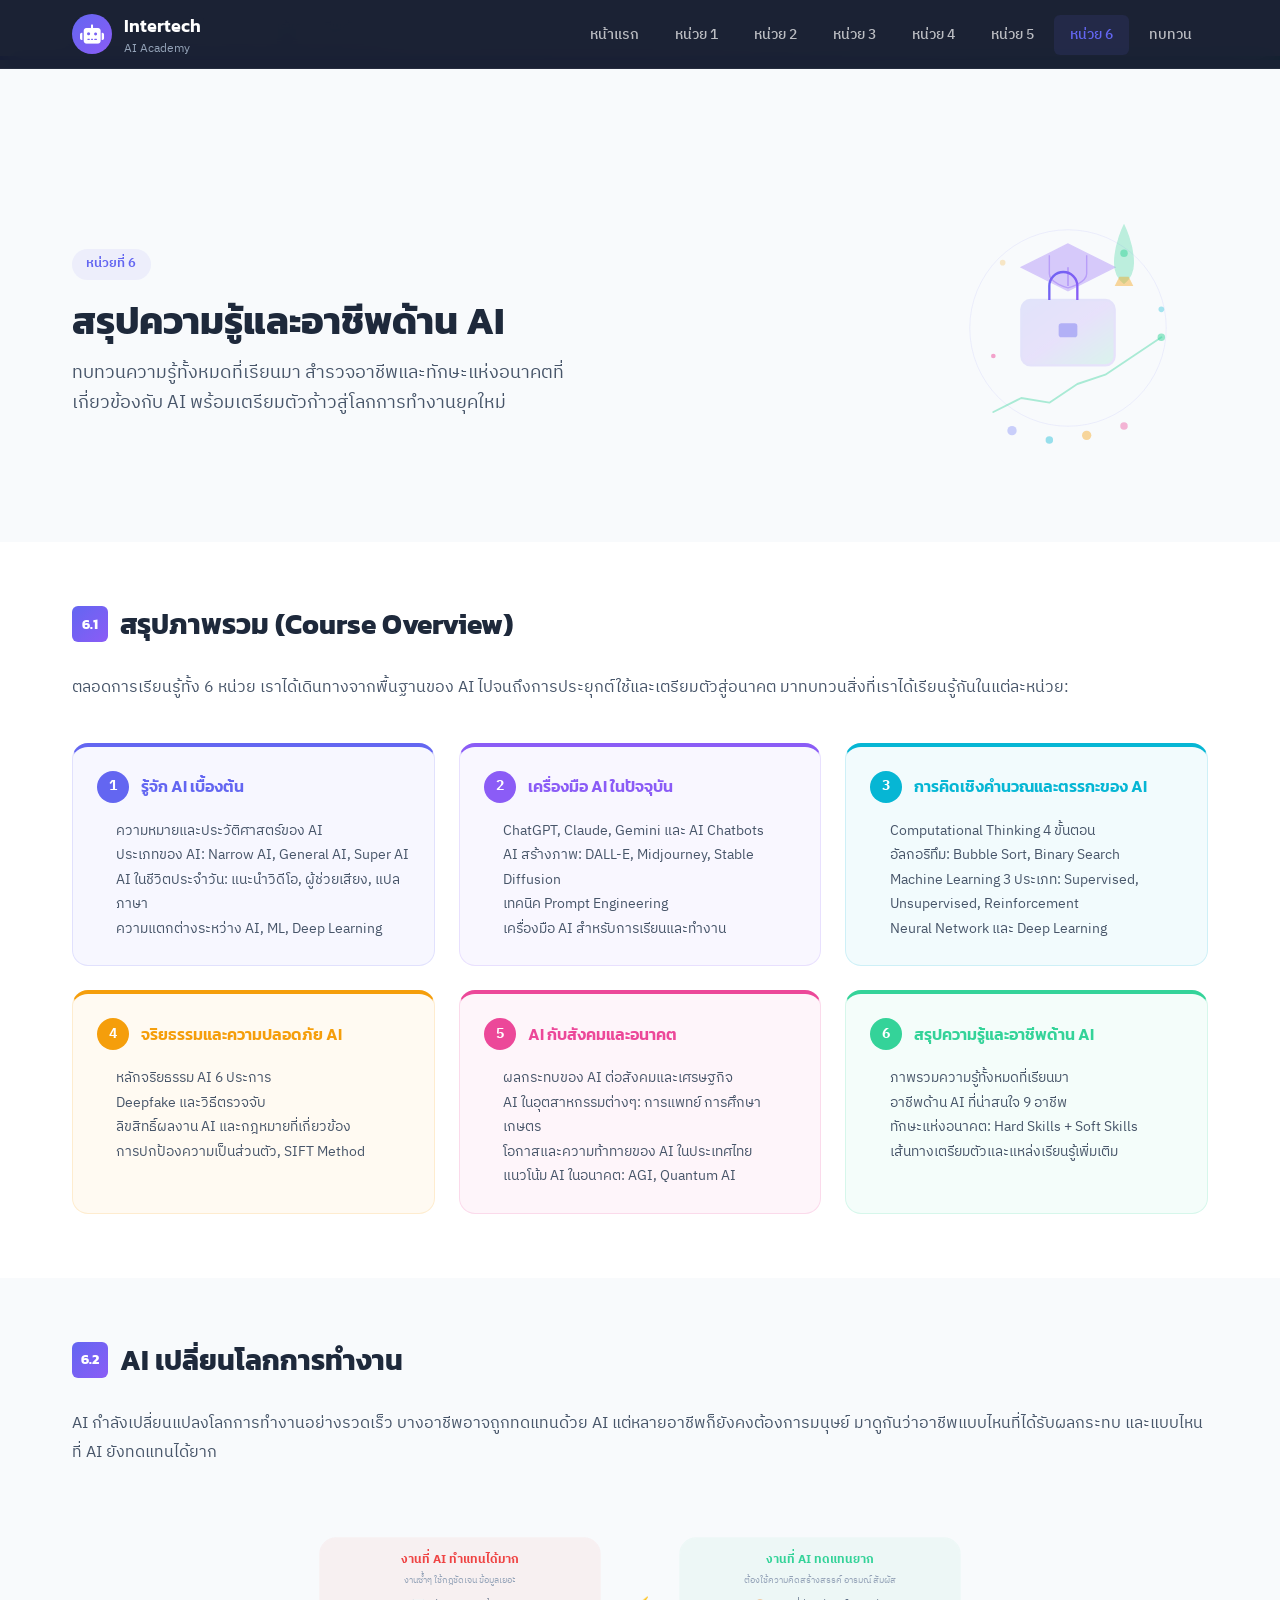
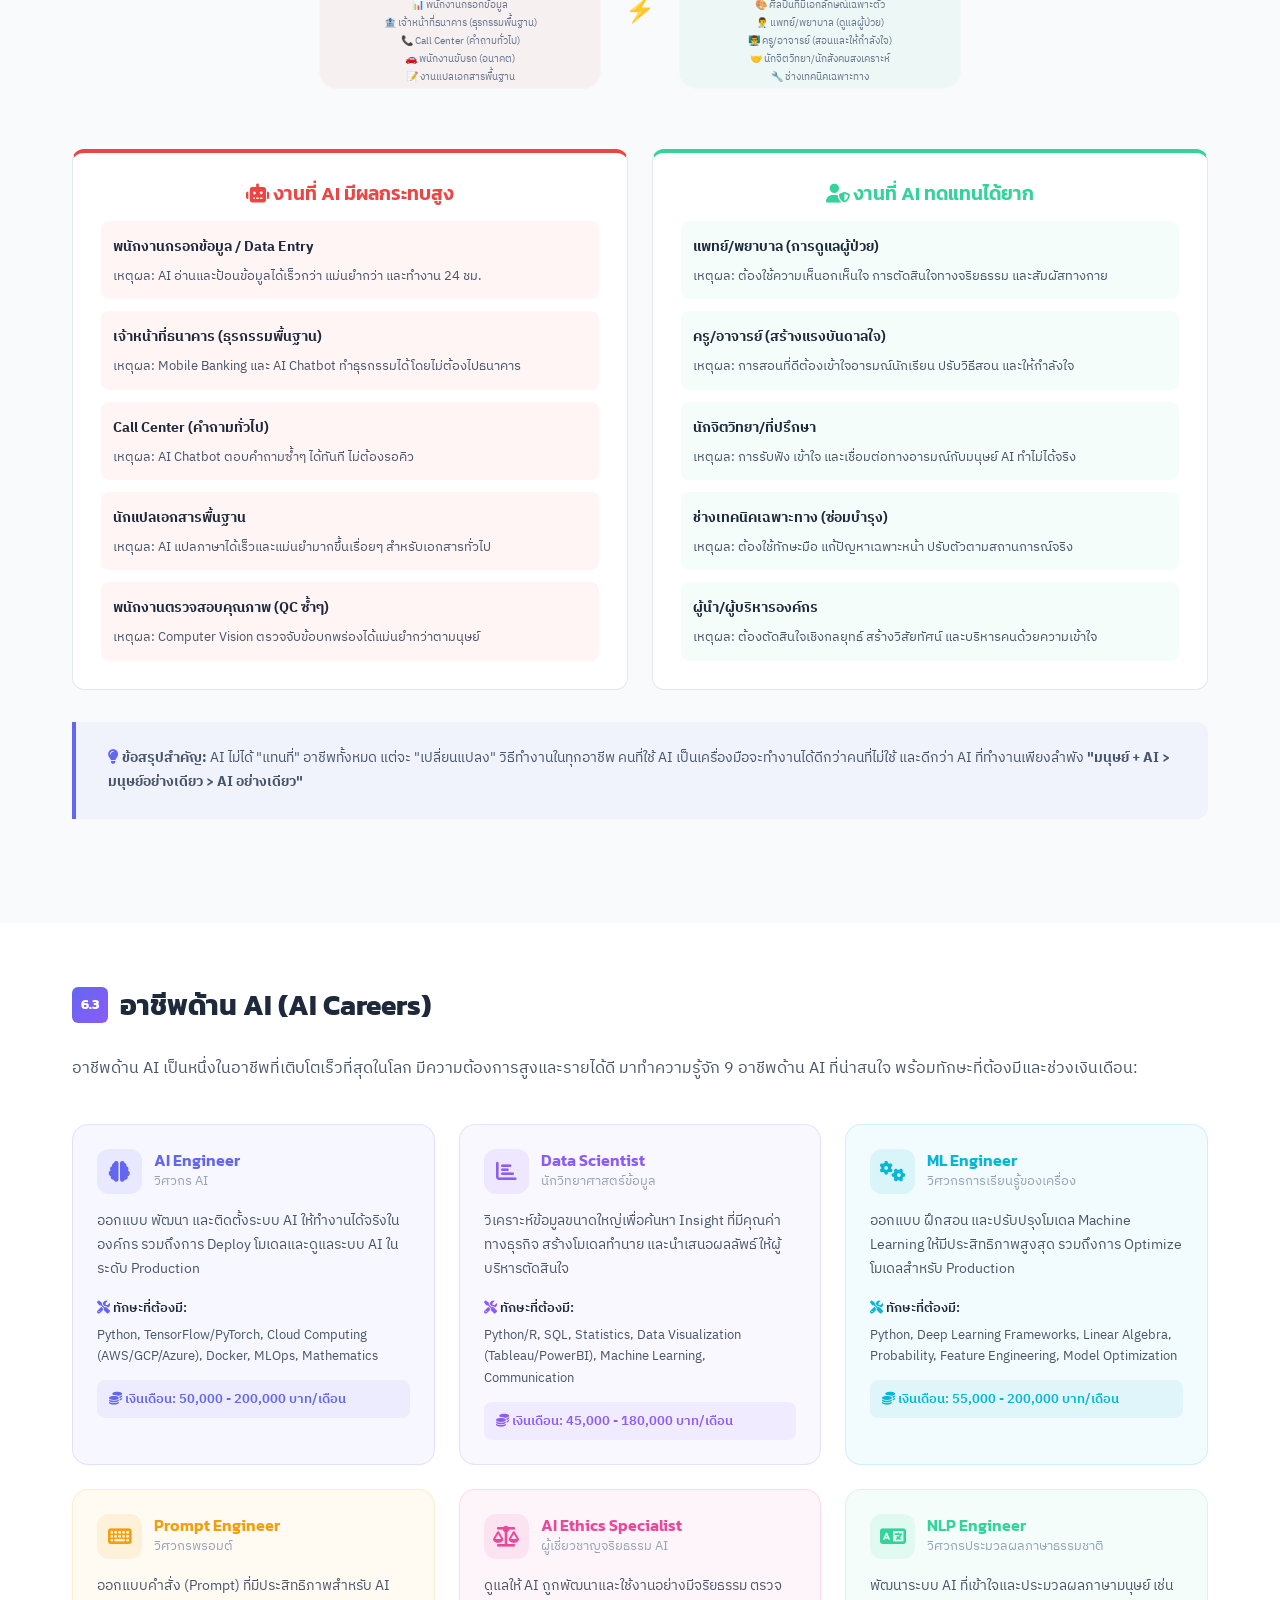
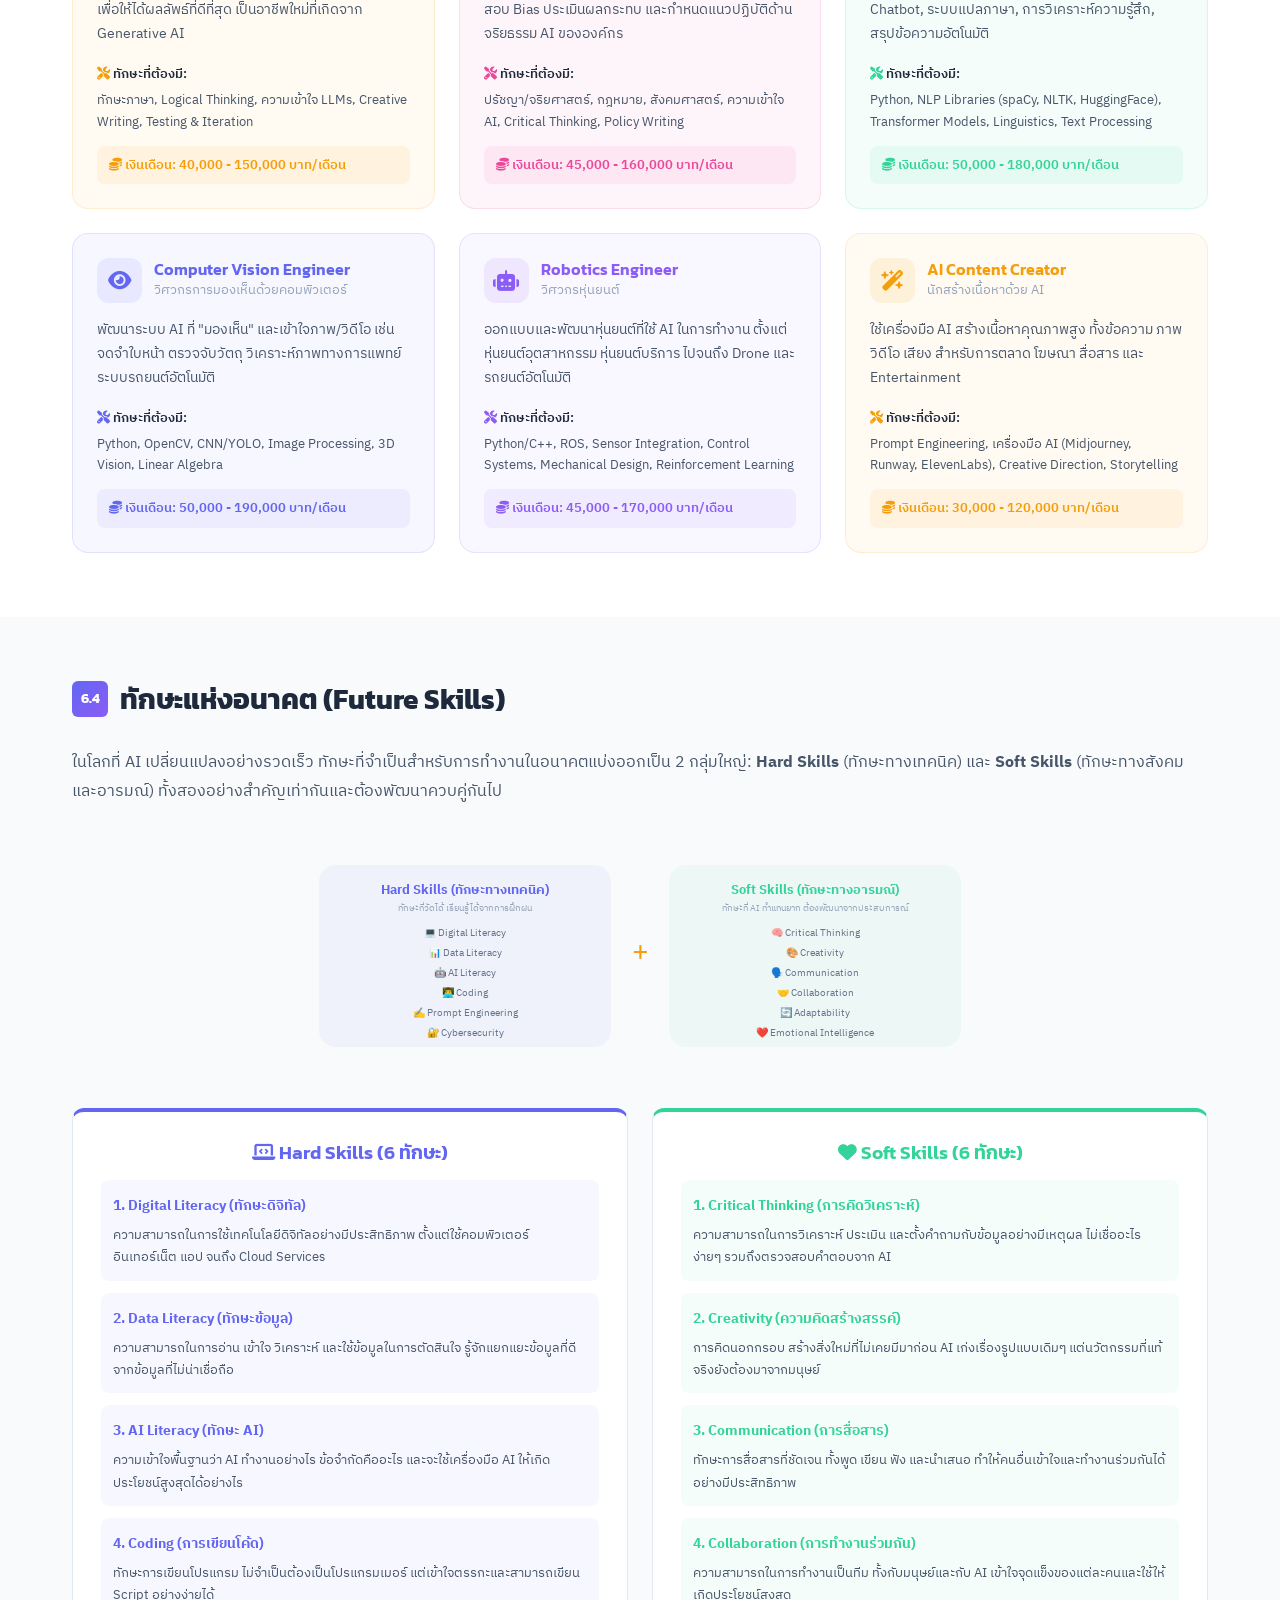
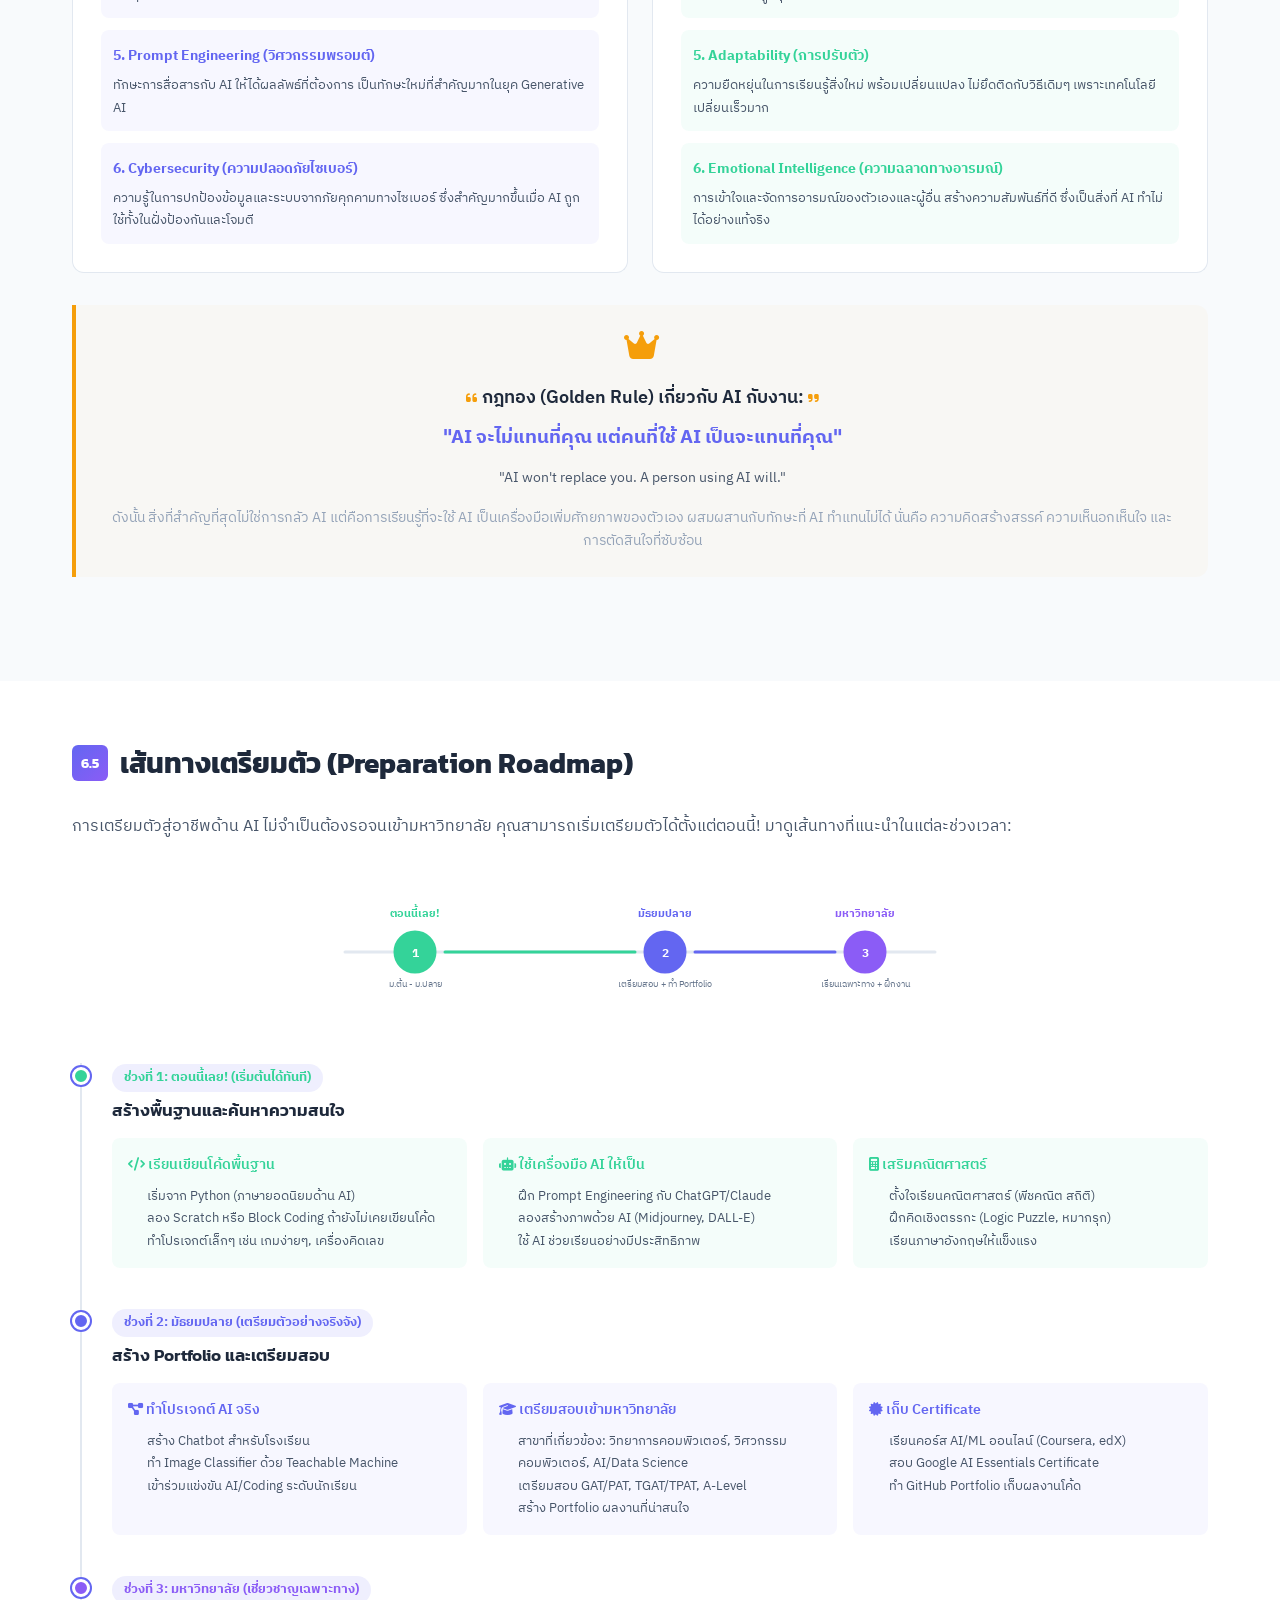
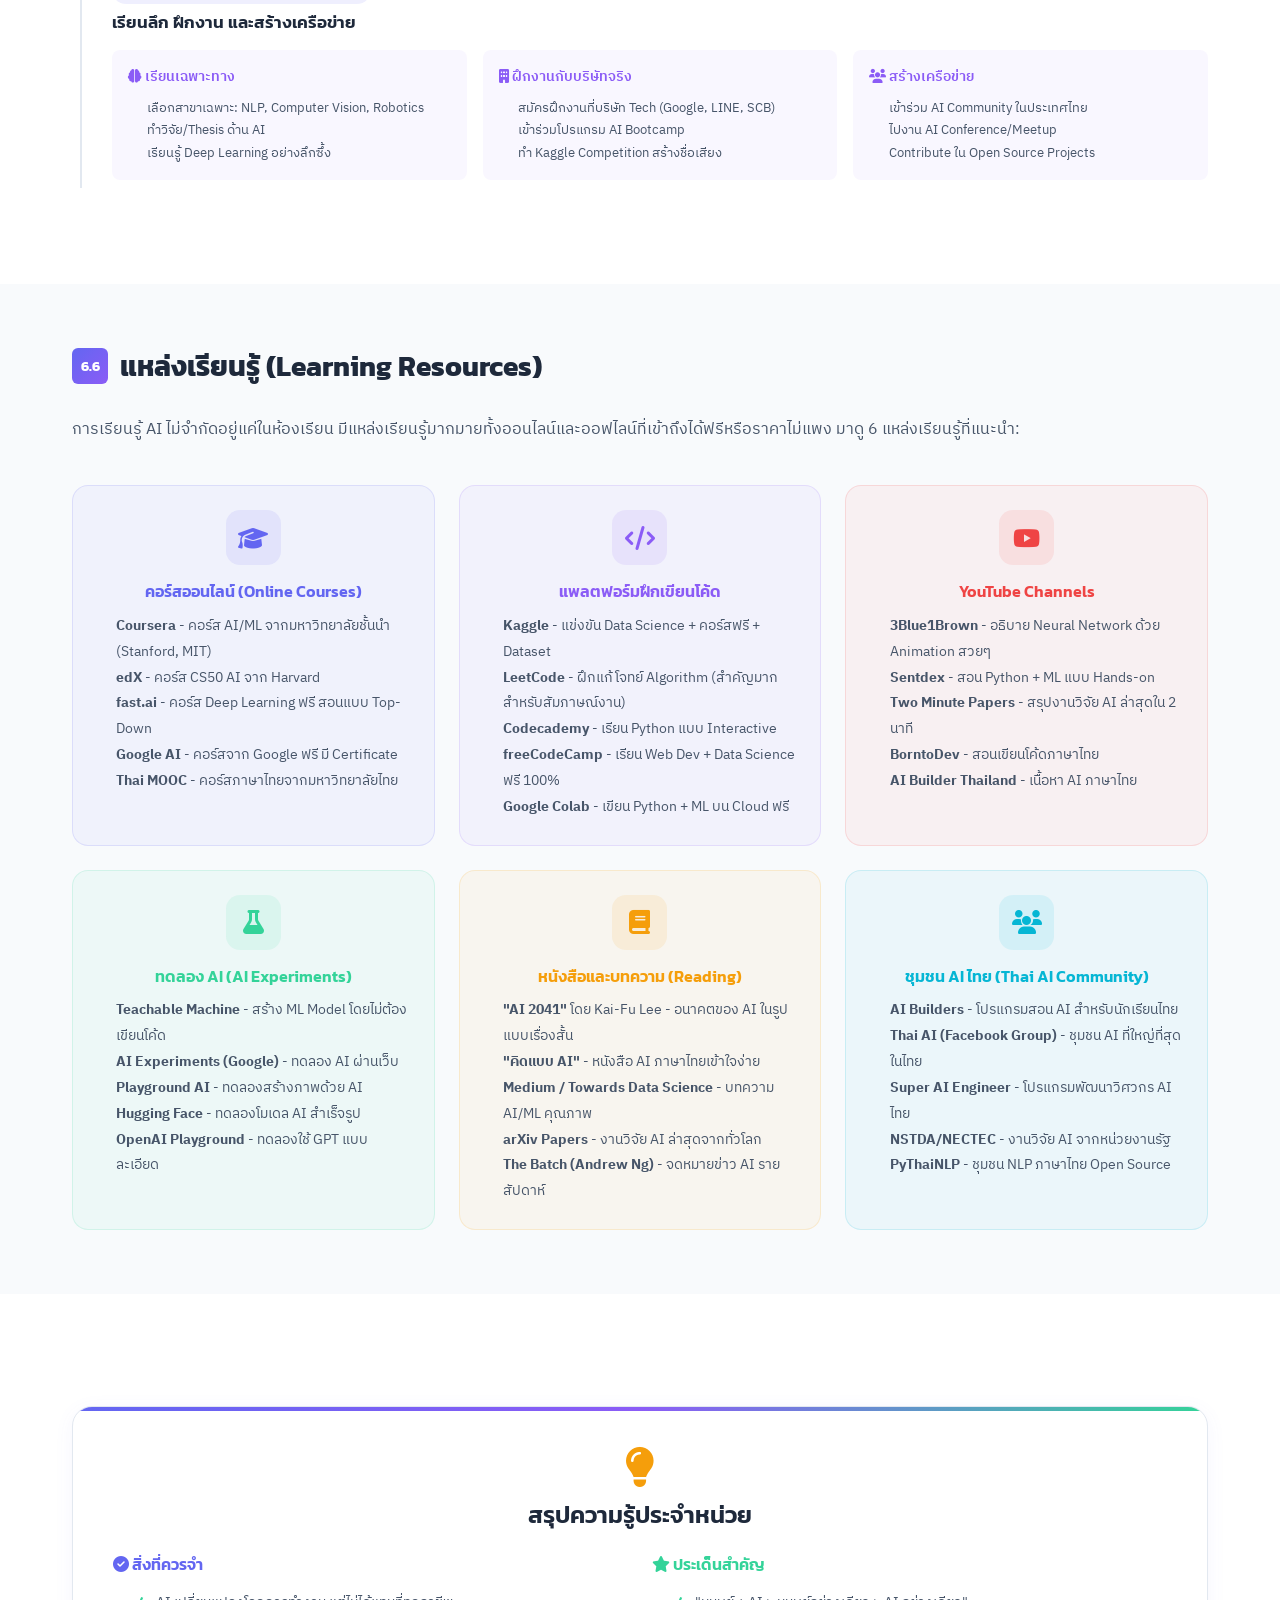
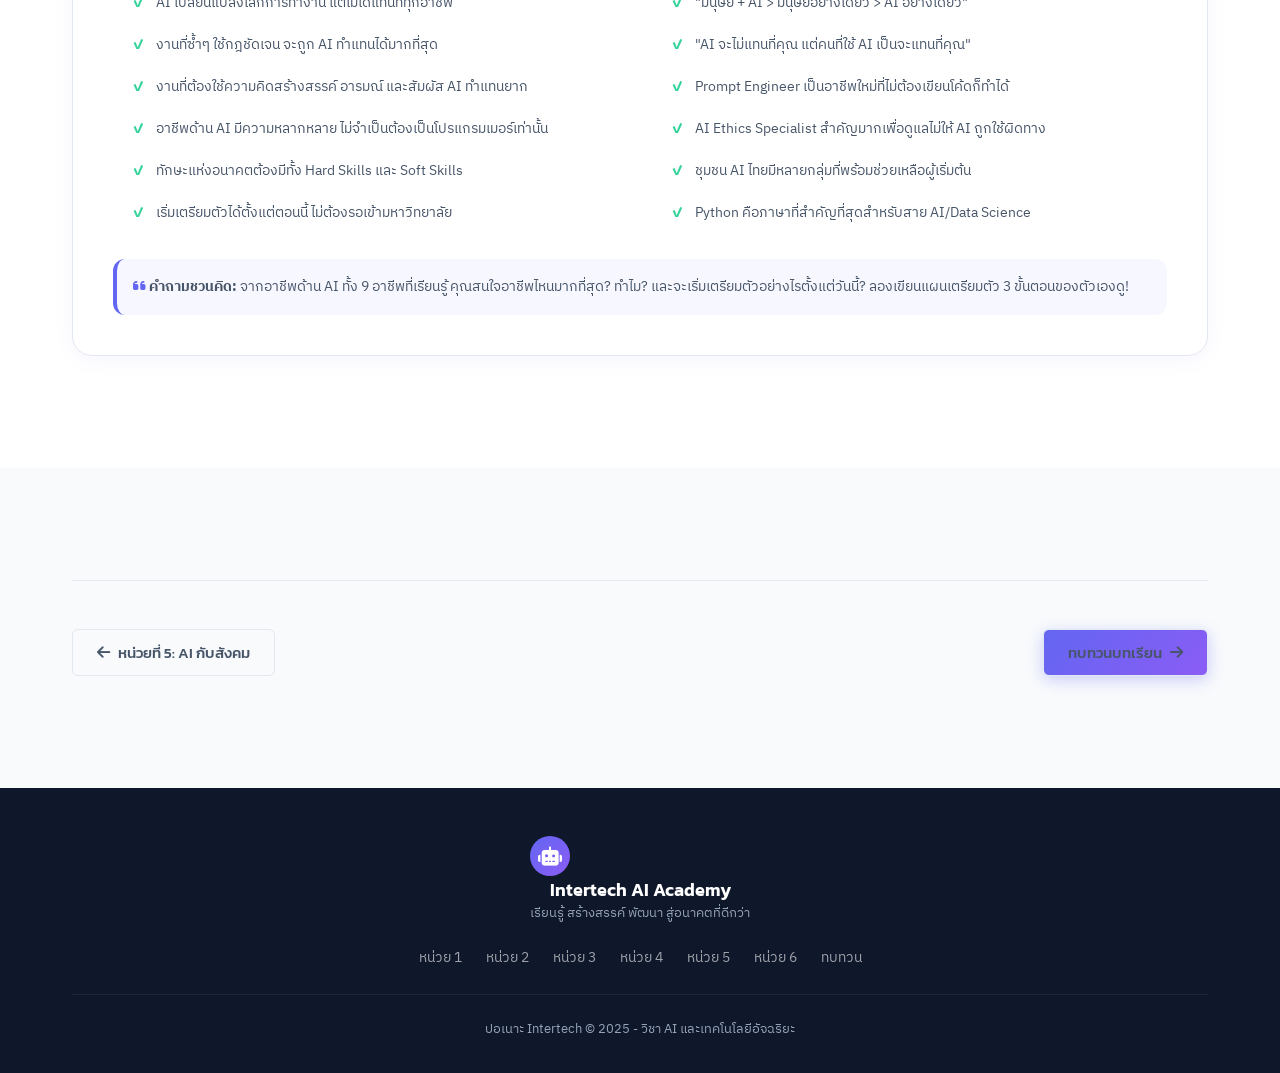
<file: pages/unit6.html>
<!DOCTYPE html>
<html lang="th">
<head>
    <meta charset="UTF-8">
    <meta name="viewport" content="width=device-width, initial-scale=1.0">
    <title>หน่วยที่ 6: สรุปความรู้และอาชีพด้าน AI - ปอเนาะ Intertech</title>
    <link rel="stylesheet" href="../style.css?v=3">
    <link href="https://fonts.googleapis.com/css2?family=Kanit:wght@300;400;500;600;700;800&family=IBM+Plex+Sans+Thai:wght@300;400;500;600;700&display=swap" rel="stylesheet">
    <link rel="stylesheet" href="https://cdnjs.cloudflare.com/ajax/libs/font-awesome/6.5.0/css/all.min.css">
</head>
<body>
    <!-- Navbar -->
    <nav class="navbar">
        <div class="container nav-container">
            <a href="../index.html" class="nav-brand">
                <div class="brand-icon"><i class="fas fa-robot"></i></div>
                <div class="brand-text">
                    <span class="brand-name">Intertech</span>
                    <span class="brand-sub">AI Academy</span>
                </div>
            </a>
            <button class="nav-toggle" id="navToggle">
                <span></span><span></span><span></span>
            </button>
            <ul class="nav-links" id="navLinks">
                <li><a href="../index.html">หน้าแรก</a></li>
                <li><a href="unit1.html">หน่วย 1</a></li>
                <li><a href="unit2.html">หน่วย 2</a></li>
                <li><a href="unit3.html">หน่วย 3</a></li>
                <li><a href="unit4.html">หน่วย 4</a></li>
                <li><a href="unit5.html">หน่วย 5</a></li>
                <li><a href="unit6.html" class="active">หน่วย 6</a></li>
                <li><a href="review.html">ทบทวน</a></li>
            </ul>
        </div>
    </nav>



    <!-- Breadcrumb -->
    <div class="container">
        <nav class="breadcrumb" style="padding: 1rem 0; font-size: 0.9rem;">
            <a href="../index.html" style="color: var(--primary); text-decoration: none;"><i class="fas fa-home"></i> หน้าแรก</a>
            <span style="margin: 0 0.5rem; color: var(--text-muted);">/</span>
            <span style="color: var(--text-secondary);">หน่วยที่ 6: สรุปความรู้และอาชีพด้าน AI</span>
        </nav>
    </div>

    <!-- Page Hero -->
    <header class="page-hero">
        <div class="container page-hero-content">
            <div style="flex: 1;">
                <span class="unit-badge" style="display: inline-block; margin-bottom: 1rem;">หน่วยที่ 6</span>
                <h1 class="page-title">สรุปความรู้และอาชีพด้าน AI</h1>
                <p class="page-subtitle">ทบทวนความรู้ทั้งหมดที่เรียนมา สำรวจอาชีพและทักษะแห่งอนาคตที่เกี่ยวข้องกับ AI พร้อมเตรียมตัวก้าวสู่โลกการทำงานยุคใหม่</p>
            </div>
            <div class="page-hero-illustration">
                <svg viewBox="0 0 300 300" fill="none" xmlns="http://www.w3.org/2000/svg">
                    <!-- Briefcase -->
                    <rect x="100" y="120" width="100" height="70" rx="10" stroke="url(#heroGrad6a)" stroke-width="2.5" fill="url(#heroGrad6b)" opacity="0.15"/>
                    <path d="M130 120v-15a15 15 0 0130 0v15" stroke="url(#heroGrad6a)" stroke-width="2.5" fill="none"/>
                    <rect x="140" y="145" width="20" height="15" rx="3" fill="#6366f1" opacity="0.4"/>
                    <!-- Graduation cap -->
                    <path d="M150 60l-50 25 50 25 50-25-50-25z" fill="#8b5cf6" opacity="0.3" stroke="#8b5cf6" stroke-width="1.5"/>
                    <line x1="150" y1="85" x2="150" y2="105" stroke="#8b5cf6" stroke-width="1.5" opacity="0.5"/>
                    <path d="M130 72v20c0 10 20 15 20 15s20-5 20-15V72" stroke="#8b5cf6" stroke-width="1.5" fill="none" opacity="0.4"/>
                    <!-- Rocket -->
                    <path d="M220 80c0-20-10-40-10-40s-10 20-10 40c0 10 5 18 10 22 5-4 10-12 10-22z" fill="#34d399" opacity="0.3" stroke="#34d399" stroke-width="1.5"/>
                    <path d="M205 95l-5 10h20l-5-10" fill="#f59e0b" opacity="0.4"/>
                    <circle cx="210" cy="70" r="4" fill="#34d399" opacity="0.5"/>
                    <!-- Stars -->
                    <circle cx="80" cy="80" r="3" fill="#f59e0b" opacity="0.6">
                        <animate attributeName="opacity" values="0.6;0.2;0.6" dur="2s" repeatCount="indefinite"/>
                    </circle>
                    <circle cx="250" cy="130" r="3" fill="#06b6d4" opacity="0.6">
                        <animate attributeName="opacity" values="0.2;0.6;0.2" dur="2.5s" repeatCount="indefinite"/>
                    </circle>
                    <circle cx="70" cy="180" r="2.5" fill="#ec4899" opacity="0.5">
                        <animate attributeName="opacity" values="0.5;0.2;0.5" dur="3s" repeatCount="indefinite"/>
                    </circle>
                    <!-- Orbiting ring -->
                    <circle cx="150" cy="150" r="100" stroke="#6366f1" stroke-width="1" opacity="0.15">
                        <animate attributeName="r" values="100;110;100" dur="4s" repeatCount="indefinite"/>
                        <animate attributeName="opacity" values="0.15;0.05;0.15" dur="4s" repeatCount="indefinite"/>
                    </circle>
                    <!-- Growth chart -->
                    <path d="M70 240 L100 225 L130 230 L160 210 L190 200 L220 180 L250 160" stroke="#34d399" stroke-width="2" stroke-linecap="round" stroke-linejoin="round" opacity="0.4"/>
                    <circle cx="250" cy="160" r="4" fill="#34d399" opacity="0.5"/>
                    <!-- Data nodes -->
                    <circle cx="90" cy="260" r="5" fill="#818cf8" opacity="0.4"/>
                    <circle cx="130" cy="270" r="4" fill="#06b6d4" opacity="0.4"/>
                    <circle cx="170" cy="265" r="5" fill="#f59e0b" opacity="0.4"/>
                    <circle cx="210" cy="255" r="4" fill="#ec4899" opacity="0.4"/>
                    <defs>
                        <linearGradient id="heroGrad6a" x1="0%" y1="0%" x2="100%" y2="100%">
                            <stop offset="0%" style="stop-color:#6366f1"/>
                            <stop offset="100%" style="stop-color:#8b5cf6"/>
                        </linearGradient>
                        <linearGradient id="heroGrad6b" x1="0%" y1="0%" x2="100%" y2="100%">
                            <stop offset="0%" style="stop-color:#6366f1"/>
                            <stop offset="50%" style="stop-color:#8b5cf6"/>
                            <stop offset="100%" style="stop-color:#34d399"/>
                        </linearGradient>
                    </defs>
                </svg>
            </div>
        </div>
    </header>



    <!-- Section 6.1: สรุปภาพรวม -->
    <section class="content-section">
        <div class="container">
            <h2 class="section-title"><span class="section-number">6.1</span> สรุปภาพรวม (Course Overview)</h2>

            <div class="content-block">
                <div class="content-text">
                    <p>ตลอดการเรียนรู้ทั้ง 6 หน่วย เราได้เดินทางจากพื้นฐานของ AI ไปจนถึงการประยุกต์ใช้และเตรียมตัวสู่อนาคต มาทบทวนสิ่งที่เราได้เรียนรู้กันในแต่ละหน่วย:</p>
                </div>
            </div>

            <!-- 6 Unit Summary Cards -->
            <div style="display: grid; grid-template-columns: repeat(auto-fit, minmax(300px, 1fr)); gap: 1.5rem; margin-top: 1.5rem;">
                <!-- Unit 1 -->
                <div style="padding: 1.5rem; border-radius: 16px; background: rgba(99, 102, 241, 0.05); border: 1px solid rgba(99, 102, 241, 0.15); border-top: 4px solid #6366f1;">
                    <div style="display: flex; align-items: center; gap: 0.75rem; margin-bottom: 1rem;">
                        <span style="background: #6366f1; color: white; width: 32px; height: 32px; border-radius: 50%; display: flex; align-items: center; justify-content: center; font-size: 0.85rem; font-weight: bold;">1</span>
                        <h4 style="color: #6366f1; margin: 0;">รู้จัก AI เบื้องต้น</h4>
                    </div>
                    <ul style="padding-left: 1.2rem; font-size: 0.85rem; color: var(--text-secondary); line-height: 1.8;">
                        <li>ความหมายและประวัติศาสตร์ของ AI</li>
                        <li>ประเภทของ AI: Narrow AI, General AI, Super AI</li>
                        <li>AI ในชีวิตประจำวัน: แนะนำวิดีโอ, ผู้ช่วยเสียง, แปลภาษา</li>
                        <li>ความแตกต่างระหว่าง AI, ML, Deep Learning</li>
                    </ul>
                </div>

                <!-- Unit 2 -->
                <div style="padding: 1.5rem; border-radius: 16px; background: rgba(139, 92, 246, 0.05); border: 1px solid rgba(139, 92, 246, 0.15); border-top: 4px solid #8b5cf6;">
                    <div style="display: flex; align-items: center; gap: 0.75rem; margin-bottom: 1rem;">
                        <span style="background: #8b5cf6; color: white; width: 32px; height: 32px; border-radius: 50%; display: flex; align-items: center; justify-content: center; font-size: 0.85rem; font-weight: bold;">2</span>
                        <h4 style="color: #8b5cf6; margin: 0;">เครื่องมือ AI ในปัจจุบัน</h4>
                    </div>
                    <ul style="padding-left: 1.2rem; font-size: 0.85rem; color: var(--text-secondary); line-height: 1.8;">
                        <li>ChatGPT, Claude, Gemini และ AI Chatbots</li>
                        <li>AI สร้างภาพ: DALL-E, Midjourney, Stable Diffusion</li>
                        <li>เทคนิค Prompt Engineering</li>
                        <li>เครื่องมือ AI สำหรับการเรียนและทำงาน</li>
                    </ul>
                </div>

                <!-- Unit 3 -->
                <div style="padding: 1.5rem; border-radius: 16px; background: rgba(6, 182, 212, 0.05); border: 1px solid rgba(6, 182, 212, 0.15); border-top: 4px solid #06b6d4;">
                    <div style="display: flex; align-items: center; gap: 0.75rem; margin-bottom: 1rem;">
                        <span style="background: #06b6d4; color: white; width: 32px; height: 32px; border-radius: 50%; display: flex; align-items: center; justify-content: center; font-size: 0.85rem; font-weight: bold;">3</span>
                        <h4 style="color: #06b6d4; margin: 0;">การคิดเชิงคำนวณและตรรกะของ AI</h4>
                    </div>
                    <ul style="padding-left: 1.2rem; font-size: 0.85rem; color: var(--text-secondary); line-height: 1.8;">
                        <li>Computational Thinking 4 ขั้นตอน</li>
                        <li>อัลกอริทึม: Bubble Sort, Binary Search</li>
                        <li>Machine Learning 3 ประเภท: Supervised, Unsupervised, Reinforcement</li>
                        <li>Neural Network และ Deep Learning</li>
                    </ul>
                </div>

                <!-- Unit 4 -->
                <div style="padding: 1.5rem; border-radius: 16px; background: rgba(245, 158, 11, 0.05); border: 1px solid rgba(245, 158, 11, 0.15); border-top: 4px solid #f59e0b;">
                    <div style="display: flex; align-items: center; gap: 0.75rem; margin-bottom: 1rem;">
                        <span style="background: #f59e0b; color: white; width: 32px; height: 32px; border-radius: 50%; display: flex; align-items: center; justify-content: center; font-size: 0.85rem; font-weight: bold;">4</span>
                        <h4 style="color: #f59e0b; margin: 0;">จริยธรรมและความปลอดภัย AI</h4>
                    </div>
                    <ul style="padding-left: 1.2rem; font-size: 0.85rem; color: var(--text-secondary); line-height: 1.8;">
                        <li>หลักจริยธรรม AI 6 ประการ</li>
                        <li>Deepfake และวิธีตรวจจับ</li>
                        <li>ลิขสิทธิ์ผลงาน AI และกฎหมายที่เกี่ยวข้อง</li>
                        <li>การปกป้องความเป็นส่วนตัว, SIFT Method</li>
                    </ul>
                </div>

                <!-- Unit 5 -->
                <div style="padding: 1.5rem; border-radius: 16px; background: rgba(236, 72, 153, 0.05); border: 1px solid rgba(236, 72, 153, 0.15); border-top: 4px solid #ec4899;">
                    <div style="display: flex; align-items: center; gap: 0.75rem; margin-bottom: 1rem;">
                        <span style="background: #ec4899; color: white; width: 32px; height: 32px; border-radius: 50%; display: flex; align-items: center; justify-content: center; font-size: 0.85rem; font-weight: bold;">5</span>
                        <h4 style="color: #ec4899; margin: 0;">AI กับสังคมและอนาคต</h4>
                    </div>
                    <ul style="padding-left: 1.2rem; font-size: 0.85rem; color: var(--text-secondary); line-height: 1.8;">
                        <li>ผลกระทบของ AI ต่อสังคมและเศรษฐกิจ</li>
                        <li>AI ในอุตสาหกรรมต่างๆ: การแพทย์ การศึกษา เกษตร</li>
                        <li>โอกาสและความท้าทายของ AI ในประเทศไทย</li>
                        <li>แนวโน้ม AI ในอนาคต: AGI, Quantum AI</li>
                    </ul>
                </div>

                <!-- Unit 6 -->
                <div style="padding: 1.5rem; border-radius: 16px; background: rgba(52, 211, 153, 0.05); border: 1px solid rgba(52, 211, 153, 0.15); border-top: 4px solid #34d399;">
                    <div style="display: flex; align-items: center; gap: 0.75rem; margin-bottom: 1rem;">
                        <span style="background: #34d399; color: white; width: 32px; height: 32px; border-radius: 50%; display: flex; align-items: center; justify-content: center; font-size: 0.85rem; font-weight: bold;">6</span>
                        <h4 style="color: #34d399; margin: 0;">สรุปความรู้และอาชีพด้าน AI</h4>
                    </div>
                    <ul style="padding-left: 1.2rem; font-size: 0.85rem; color: var(--text-secondary); line-height: 1.8;">
                        <li>ภาพรวมความรู้ทั้งหมดที่เรียนมา</li>
                        <li>อาชีพด้าน AI ที่น่าสนใจ 9 อาชีพ</li>
                        <li>ทักษะแห่งอนาคต: Hard Skills + Soft Skills</li>
                        <li>เส้นทางเตรียมตัวและแหล่งเรียนรู้เพิ่มเติม</li>
                    </ul>
                </div>
            </div>
        </div>
    </section>



    <!-- Section 6.2: AI เปลี่ยนโลกการทำงาน -->
    <section class="content-section" style="background: var(--bg-secondary, #f8fafc);">
        <div class="container">
            <h2 class="section-title"><span class="section-number">6.2</span> AI เปลี่ยนโลกการทำงาน</h2>

            <div class="content-block">
                <div class="content-text">
                    <p>AI กำลังเปลี่ยนแปลงโลกการทำงานอย่างรวดเร็ว บางอาชีพอาจถูกทดแทนด้วย AI แต่หลายอาชีพก็ยังคงต้องการมนุษย์ มาดูกันว่าอาชีพแบบไหนที่ได้รับผลกระทบ และแบบไหนที่ AI ยังทดแทนได้ยาก</p>
                </div>
            </div>

            <!-- AI Impact SVG Diagram -->
            <div style="text-align: center; margin: 2rem 0;">
                <svg viewBox="0 0 700 200" fill="none" xmlns="http://www.w3.org/2000/svg" style="max-width: 700px; width: 100%;">
                    <!-- Left: High Impact -->
                    <rect x="30" y="30" width="280" height="150" rx="16" fill="#ef4444" opacity="0.05" stroke="#ef4444" stroke-width="1.5"/>
                    <text x="170" y="55" text-anchor="middle" font-size="12" font-weight="bold" fill="#ef4444">งานที่ AI ทำแทนได้มาก</text>
                    <text x="170" y="75" text-anchor="middle" font-size="9" fill="#94a3b8">งานซ้ำๆ ใช้กฎชัดเจน ข้อมูลเยอะ</text>
                    <text x="170" y="100" text-anchor="middle" font-size="10" fill="#64748b">📊 พนักงานกรอกข้อมูล</text>
                    <text x="170" y="118" text-anchor="middle" font-size="10" fill="#64748b">🏦 เจ้าหน้าที่ธนาคาร (ธุรกรรมพื้นฐาน)</text>
                    <text x="170" y="136" text-anchor="middle" font-size="10" fill="#64748b">📞 Call Center (คำถามทั่วไป)</text>
                    <text x="170" y="154" text-anchor="middle" font-size="10" fill="#64748b">🚗 พนักงานขับรถ (อนาคต)</text>
                    <text x="170" y="172" text-anchor="middle" font-size="10" fill="#64748b">📝 งานแปลเอกสารพื้นฐาน</text>
                    <!-- Arrow -->
                    <text x="350" y="110" text-anchor="middle" font-size="24" fill="#94a3b8">⚡</text>
                    <!-- Right: Low Impact -->
                    <rect x="390" y="30" width="280" height="150" rx="16" fill="#34d399" opacity="0.05" stroke="#34d399" stroke-width="1.5"/>
                    <text x="530" y="55" text-anchor="middle" font-size="12" font-weight="bold" fill="#34d399">งานที่ AI ทดแทนยาก</text>
                    <text x="530" y="75" text-anchor="middle" font-size="9" fill="#94a3b8">ต้องใช้ความคิดสร้างสรรค์ อารมณ์ สัมผัส</text>
                    <text x="530" y="100" text-anchor="middle" font-size="10" fill="#64748b">🎨 ศิลปินที่มีเอกลักษณ์เฉพาะตัว</text>
                    <text x="530" y="118" text-anchor="middle" font-size="10" fill="#64748b">👨‍⚕️ แพทย์/พยาบาล (ดูแลผู้ป่วย)</text>
                    <text x="530" y="136" text-anchor="middle" font-size="10" fill="#64748b">👨‍🏫 ครู/อาจารย์ (สอนและให้กำลังใจ)</text>
                    <text x="530" y="154" text-anchor="middle" font-size="10" fill="#64748b">🤝 นักจิตวิทยา/นักสังคมสงเคราะห์</text>
                    <text x="530" y="172" text-anchor="middle" font-size="10" fill="#64748b">🔧 ช่างเทคนิคเฉพาะทาง</text>
                </svg>
            </div>

            <!-- Comparison Grid -->
            <div class="comparison-grid" style="grid-template-columns: repeat(auto-fit, minmax(300px, 1fr));">
                <div class="comparison-card" style="border-top: 4px solid #ef4444;">
                    <h3 style="color: #ef4444; text-align: center;"><i class="fas fa-robot"></i> งานที่ AI มีผลกระทบสูง</h3>
                    <div style="margin-top: 1rem;">
                        <div style="padding: 0.75rem; background: rgba(239, 68, 68, 0.05); border-radius: 8px; margin-bottom: 0.75rem;">
                            <strong style="font-size: 0.9rem;">พนักงานกรอกข้อมูล / Data Entry</strong>
                            <p style="font-size: 0.82rem; color: var(--text-secondary); margin-top: 0.3rem;">เหตุผล: AI อ่านและป้อนข้อมูลได้เร็วกว่า แม่นยำกว่า และทำงาน 24 ชม.</p>
                        </div>
                        <div style="padding: 0.75rem; background: rgba(239, 68, 68, 0.05); border-radius: 8px; margin-bottom: 0.75rem;">
                            <strong style="font-size: 0.9rem;">เจ้าหน้าที่ธนาคาร (ธุรกรรมพื้นฐาน)</strong>
                            <p style="font-size: 0.82rem; color: var(--text-secondary); margin-top: 0.3rem;">เหตุผล: Mobile Banking และ AI Chatbot ทำธุรกรรมได้โดยไม่ต้องไปธนาคาร</p>
                        </div>
                        <div style="padding: 0.75rem; background: rgba(239, 68, 68, 0.05); border-radius: 8px; margin-bottom: 0.75rem;">
                            <strong style="font-size: 0.9rem;">Call Center (คำถามทั่วไป)</strong>
                            <p style="font-size: 0.82rem; color: var(--text-secondary); margin-top: 0.3rem;">เหตุผล: AI Chatbot ตอบคำถามซ้ำๆ ได้ทันที ไม่ต้องรอคิว</p>
                        </div>
                        <div style="padding: 0.75rem; background: rgba(239, 68, 68, 0.05); border-radius: 8px; margin-bottom: 0.75rem;">
                            <strong style="font-size: 0.9rem;">นักแปลเอกสารพื้นฐาน</strong>
                            <p style="font-size: 0.82rem; color: var(--text-secondary); margin-top: 0.3rem;">เหตุผล: AI แปลภาษาได้เร็วและแม่นยำมากขึ้นเรื่อยๆ สำหรับเอกสารทั่วไป</p>
                        </div>
                        <div style="padding: 0.75rem; background: rgba(239, 68, 68, 0.05); border-radius: 8px;">
                            <strong style="font-size: 0.9rem;">พนักงานตรวจสอบคุณภาพ (QC ซ้ำๆ)</strong>
                            <p style="font-size: 0.82rem; color: var(--text-secondary); margin-top: 0.3rem;">เหตุผล: Computer Vision ตรวจจับข้อบกพร่องได้แม่นยำกว่าตามนุษย์</p>
                        </div>
                    </div>
                </div>

                <div class="comparison-card" style="border-top: 4px solid #34d399;">
                    <h3 style="color: #34d399; text-align: center;"><i class="fas fa-user-shield"></i> งานที่ AI ทดแทนได้ยาก</h3>
                    <div style="margin-top: 1rem;">
                        <div style="padding: 0.75rem; background: rgba(52, 211, 153, 0.05); border-radius: 8px; margin-bottom: 0.75rem;">
                            <strong style="font-size: 0.9rem;">แพทย์/พยาบาล (การดูแลผู้ป่วย)</strong>
                            <p style="font-size: 0.82rem; color: var(--text-secondary); margin-top: 0.3rem;">เหตุผล: ต้องใช้ความเห็นอกเห็นใจ การตัดสินใจทางจริยธรรม และสัมผัสทางกาย</p>
                        </div>
                        <div style="padding: 0.75rem; background: rgba(52, 211, 153, 0.05); border-radius: 8px; margin-bottom: 0.75rem;">
                            <strong style="font-size: 0.9rem;">ครู/อาจารย์ (สร้างแรงบันดาลใจ)</strong>
                            <p style="font-size: 0.82rem; color: var(--text-secondary); margin-top: 0.3rem;">เหตุผล: การสอนที่ดีต้องเข้าใจอารมณ์นักเรียน ปรับวิธีสอน และให้กำลังใจ</p>
                        </div>
                        <div style="padding: 0.75rem; background: rgba(52, 211, 153, 0.05); border-radius: 8px; margin-bottom: 0.75rem;">
                            <strong style="font-size: 0.9rem;">นักจิตวิทยา/ที่ปรึกษา</strong>
                            <p style="font-size: 0.82rem; color: var(--text-secondary); margin-top: 0.3rem;">เหตุผล: การรับฟัง เข้าใจ และเชื่อมต่อทางอารมณ์กับมนุษย์ AI ทำไม่ได้จริง</p>
                        </div>
                        <div style="padding: 0.75rem; background: rgba(52, 211, 153, 0.05); border-radius: 8px; margin-bottom: 0.75rem;">
                            <strong style="font-size: 0.9rem;">ช่างเทคนิคเฉพาะทาง (ซ่อมบำรุง)</strong>
                            <p style="font-size: 0.82rem; color: var(--text-secondary); margin-top: 0.3rem;">เหตุผล: ต้องใช้ทักษะมือ แก้ปัญหาเฉพาะหน้า ปรับตัวตามสถานการณ์จริง</p>
                        </div>
                        <div style="padding: 0.75rem; background: rgba(52, 211, 153, 0.05); border-radius: 8px;">
                            <strong style="font-size: 0.9rem;">ผู้นำ/ผู้บริหารองค์กร</strong>
                            <p style="font-size: 0.82rem; color: var(--text-secondary); margin-top: 0.3rem;">เหตุผล: ต้องตัดสินใจเชิงกลยุทธ์ สร้างวิสัยทัศน์ และบริหารคนด้วยความเข้าใจ</p>
                        </div>
                    </div>
                </div>
            </div>

            <div class="content-block" style="margin-top: 2rem;">
                <div class="info-box" style="border-left: 4px solid #6366f1;">
                    <p style="font-size: 0.9rem; color: var(--text-secondary);"><i class="fas fa-lightbulb" style="color: #6366f1;"></i> <strong>ข้อสรุปสำคัญ:</strong> AI ไม่ได้ "แทนที่" อาชีพทั้งหมด แต่จะ "เปลี่ยนแปลง" วิธีทำงานในทุกอาชีพ คนที่ใช้ AI เป็นเครื่องมือจะทำงานได้ดีกว่าคนที่ไม่ใช้ และดีกว่า AI ที่ทำงานเพียงลำพัง <strong>"มนุษย์ + AI > มนุษย์อย่างเดียว > AI อย่างเดียว"</strong></p>
                </div>
            </div>
        </div>
    </section>



    <!-- Section 6.3: อาชีพด้าน AI -->
    <section class="content-section">
        <div class="container">
            <h2 class="section-title"><span class="section-number">6.3</span> อาชีพด้าน AI (AI Careers)</h2>

            <div class="content-block">
                <div class="content-text">
                    <p>อาชีพด้าน AI เป็นหนึ่งในอาชีพที่เติบโตเร็วที่สุดในโลก มีความต้องการสูงและรายได้ดี มาทำความรู้จัก 9 อาชีพด้าน AI ที่น่าสนใจ พร้อมทักษะที่ต้องมีและช่วงเงินเดือน:</p>
                </div>
            </div>

            <!-- 9 Career Cards -->
            <div style="display: grid; grid-template-columns: repeat(auto-fit, minmax(320px, 1fr)); gap: 1.5rem; margin-top: 1.5rem;">
                <!-- 1. AI Engineer -->
                <div style="padding: 1.5rem; border-radius: 16px; background: rgba(99, 102, 241, 0.05); border: 1px solid rgba(99, 102, 241, 0.15);">
                    <div style="display: flex; align-items: center; gap: 0.75rem; margin-bottom: 1rem;">
                        <div style="width: 45px; height: 45px; border-radius: 12px; background: rgba(99, 102, 241, 0.1); display: flex; align-items: center; justify-content: center;">
                            <i class="fas fa-brain" style="font-size: 1.3rem; color: #6366f1;"></i>
                        </div>
                        <div>
                            <h4 style="color: #6366f1; margin: 0;">AI Engineer</h4>
                            <p style="font-size: 0.8rem; color: var(--text-muted); margin: 0;">วิศวกร AI</p>
                        </div>
                    </div>
                    <p style="font-size: 0.88rem; color: var(--text-secondary); margin-bottom: 1rem;">ออกแบบ พัฒนา และติดตั้งระบบ AI ให้ทำงานได้จริงในองค์กร รวมถึงการ Deploy โมเดลและดูแลระบบ AI ในระดับ Production</p>
                    <div style="margin-bottom: 0.75rem;">
                        <p style="font-size: 0.82rem; font-weight: 600; color: var(--text-primary); margin-bottom: 0.3rem;"><i class="fas fa-tools" style="color: #6366f1;"></i> ทักษะที่ต้องมี:</p>
                        <p style="font-size: 0.8rem; color: var(--text-secondary);">Python, TensorFlow/PyTorch, Cloud Computing (AWS/GCP/Azure), Docker, MLOps, Mathematics</p>
                    </div>
                    <div style="padding: 0.5rem 0.75rem; background: rgba(99, 102, 241, 0.08); border-radius: 8px;">
                        <p style="font-size: 0.82rem; color: #6366f1; font-weight: 600;"><i class="fas fa-coins"></i> เงินเดือน: 50,000 - 200,000 บาท/เดือน</p>
                    </div>
                </div>

                <!-- 2. Data Scientist -->
                <div style="padding: 1.5rem; border-radius: 16px; background: rgba(139, 92, 246, 0.05); border: 1px solid rgba(139, 92, 246, 0.15);">
                    <div style="display: flex; align-items: center; gap: 0.75rem; margin-bottom: 1rem;">
                        <div style="width: 45px; height: 45px; border-radius: 12px; background: rgba(139, 92, 246, 0.1); display: flex; align-items: center; justify-content: center;">
                            <i class="fas fa-chart-bar" style="font-size: 1.3rem; color: #8b5cf6;"></i>
                        </div>
                        <div>
                            <h4 style="color: #8b5cf6; margin: 0;">Data Scientist</h4>
                            <p style="font-size: 0.8rem; color: var(--text-muted); margin: 0;">นักวิทยาศาสตร์ข้อมูล</p>
                        </div>
                    </div>
                    <p style="font-size: 0.88rem; color: var(--text-secondary); margin-bottom: 1rem;">วิเคราะห์ข้อมูลขนาดใหญ่เพื่อค้นหา Insight ที่มีคุณค่าทางธุรกิจ สร้างโมเดลทำนาย และนำเสนอผลลัพธ์ให้ผู้บริหารตัดสินใจ</p>
                    <div style="margin-bottom: 0.75rem;">
                        <p style="font-size: 0.82rem; font-weight: 600; color: var(--text-primary); margin-bottom: 0.3rem;"><i class="fas fa-tools" style="color: #8b5cf6;"></i> ทักษะที่ต้องมี:</p>
                        <p style="font-size: 0.8rem; color: var(--text-secondary);">Python/R, SQL, Statistics, Data Visualization (Tableau/PowerBI), Machine Learning, Communication</p>
                    </div>
                    <div style="padding: 0.5rem 0.75rem; background: rgba(139, 92, 246, 0.08); border-radius: 8px;">
                        <p style="font-size: 0.82rem; color: #8b5cf6; font-weight: 600;"><i class="fas fa-coins"></i> เงินเดือน: 45,000 - 180,000 บาท/เดือน</p>
                    </div>
                </div>

                <!-- 3. ML Engineer -->
                <div style="padding: 1.5rem; border-radius: 16px; background: rgba(6, 182, 212, 0.05); border: 1px solid rgba(6, 182, 212, 0.15);">
                    <div style="display: flex; align-items: center; gap: 0.75rem; margin-bottom: 1rem;">
                        <div style="width: 45px; height: 45px; border-radius: 12px; background: rgba(6, 182, 212, 0.1); display: flex; align-items: center; justify-content: center;">
                            <i class="fas fa-cogs" style="font-size: 1.3rem; color: #06b6d4;"></i>
                        </div>
                        <div>
                            <h4 style="color: #06b6d4; margin: 0;">ML Engineer</h4>
                            <p style="font-size: 0.8rem; color: var(--text-muted); margin: 0;">วิศวกรการเรียนรู้ของเครื่อง</p>
                        </div>
                    </div>
                    <p style="font-size: 0.88rem; color: var(--text-secondary); margin-bottom: 1rem;">ออกแบบ ฝึกสอน และปรับปรุงโมเดล Machine Learning ให้มีประสิทธิภาพสูงสุด รวมถึงการ Optimize โมเดลสำหรับ Production</p>
                    <div style="margin-bottom: 0.75rem;">
                        <p style="font-size: 0.82rem; font-weight: 600; color: var(--text-primary); margin-bottom: 0.3rem;"><i class="fas fa-tools" style="color: #06b6d4;"></i> ทักษะที่ต้องมี:</p>
                        <p style="font-size: 0.8rem; color: var(--text-secondary);">Python, Deep Learning Frameworks, Linear Algebra, Probability, Feature Engineering, Model Optimization</p>
                    </div>
                    <div style="padding: 0.5rem 0.75rem; background: rgba(6, 182, 212, 0.08); border-radius: 8px;">
                        <p style="font-size: 0.82rem; color: #06b6d4; font-weight: 600;"><i class="fas fa-coins"></i> เงินเดือน: 55,000 - 200,000 บาท/เดือน</p>
                    </div>
                </div>

                <!-- 4. Prompt Engineer -->
                <div style="padding: 1.5rem; border-radius: 16px; background: rgba(245, 158, 11, 0.05); border: 1px solid rgba(245, 158, 11, 0.15);">
                    <div style="display: flex; align-items: center; gap: 0.75rem; margin-bottom: 1rem;">
                        <div style="width: 45px; height: 45px; border-radius: 12px; background: rgba(245, 158, 11, 0.1); display: flex; align-items: center; justify-content: center;">
                            <i class="fas fa-keyboard" style="font-size: 1.3rem; color: #f59e0b;"></i>
                        </div>
                        <div>
                            <h4 style="color: #f59e0b; margin: 0;">Prompt Engineer</h4>
                            <p style="font-size: 0.8rem; color: var(--text-muted); margin: 0;">วิศวกรพรอมต์</p>
                        </div>
                    </div>
                    <p style="font-size: 0.88rem; color: var(--text-secondary); margin-bottom: 1rem;">ออกแบบคำสั่ง (Prompt) ที่มีประสิทธิภาพสำหรับ AI เพื่อให้ได้ผลลัพธ์ที่ดีที่สุด เป็นอาชีพใหม่ที่เกิดจาก Generative AI</p>
                    <div style="margin-bottom: 0.75rem;">
                        <p style="font-size: 0.82rem; font-weight: 600; color: var(--text-primary); margin-bottom: 0.3rem;"><i class="fas fa-tools" style="color: #f59e0b;"></i> ทักษะที่ต้องมี:</p>
                        <p style="font-size: 0.8rem; color: var(--text-secondary);">ทักษะภาษา, Logical Thinking, ความเข้าใจ LLMs, Creative Writing, Testing & Iteration</p>
                    </div>
                    <div style="padding: 0.5rem 0.75rem; background: rgba(245, 158, 11, 0.08); border-radius: 8px;">
                        <p style="font-size: 0.82rem; color: #f59e0b; font-weight: 600;"><i class="fas fa-coins"></i> เงินเดือน: 40,000 - 150,000 บาท/เดือน</p>
                    </div>
                </div>

                <!-- 5. AI Ethics Specialist -->
                <div style="padding: 1.5rem; border-radius: 16px; background: rgba(236, 72, 153, 0.05); border: 1px solid rgba(236, 72, 153, 0.15);">
                    <div style="display: flex; align-items: center; gap: 0.75rem; margin-bottom: 1rem;">
                        <div style="width: 45px; height: 45px; border-radius: 12px; background: rgba(236, 72, 153, 0.1); display: flex; align-items: center; justify-content: center;">
                            <i class="fas fa-balance-scale" style="font-size: 1.3rem; color: #ec4899;"></i>
                        </div>
                        <div>
                            <h4 style="color: #ec4899; margin: 0;">AI Ethics Specialist</h4>
                            <p style="font-size: 0.8rem; color: var(--text-muted); margin: 0;">ผู้เชี่ยวชาญจริยธรรม AI</p>
                        </div>
                    </div>
                    <p style="font-size: 0.88rem; color: var(--text-secondary); margin-bottom: 1rem;">ดูแลให้ AI ถูกพัฒนาและใช้งานอย่างมีจริยธรรม ตรวจสอบ Bias ประเมินผลกระทบ และกำหนดแนวปฏิบัติด้านจริยธรรม AI ขององค์กร</p>
                    <div style="margin-bottom: 0.75rem;">
                        <p style="font-size: 0.82rem; font-weight: 600; color: var(--text-primary); margin-bottom: 0.3rem;"><i class="fas fa-tools" style="color: #ec4899;"></i> ทักษะที่ต้องมี:</p>
                        <p style="font-size: 0.8rem; color: var(--text-secondary);">ปรัชญา/จริยศาสตร์, กฎหมาย, สังคมศาสตร์, ความเข้าใจ AI, Critical Thinking, Policy Writing</p>
                    </div>
                    <div style="padding: 0.5rem 0.75rem; background: rgba(236, 72, 153, 0.08); border-radius: 8px;">
                        <p style="font-size: 0.82rem; color: #ec4899; font-weight: 600;"><i class="fas fa-coins"></i> เงินเดือน: 45,000 - 160,000 บาท/เดือน</p>
                    </div>
                </div>

                <!-- 6. NLP Engineer -->
                <div style="padding: 1.5rem; border-radius: 16px; background: rgba(52, 211, 153, 0.05); border: 1px solid rgba(52, 211, 153, 0.15);">
                    <div style="display: flex; align-items: center; gap: 0.75rem; margin-bottom: 1rem;">
                        <div style="width: 45px; height: 45px; border-radius: 12px; background: rgba(52, 211, 153, 0.1); display: flex; align-items: center; justify-content: center;">
                            <i class="fas fa-language" style="font-size: 1.3rem; color: #34d399;"></i>
                        </div>
                        <div>
                            <h4 style="color: #34d399; margin: 0;">NLP Engineer</h4>
                            <p style="font-size: 0.8rem; color: var(--text-muted); margin: 0;">วิศวกรประมวลผลภาษาธรรมชาติ</p>
                        </div>
                    </div>
                    <p style="font-size: 0.88rem; color: var(--text-secondary); margin-bottom: 1rem;">พัฒนาระบบ AI ที่เข้าใจและประมวลผลภาษามนุษย์ เช่น Chatbot, ระบบแปลภาษา, การวิเคราะห์ความรู้สึก, สรุปข้อความอัตโนมัติ</p>
                    <div style="margin-bottom: 0.75rem;">
                        <p style="font-size: 0.82rem; font-weight: 600; color: var(--text-primary); margin-bottom: 0.3rem;"><i class="fas fa-tools" style="color: #34d399;"></i> ทักษะที่ต้องมี:</p>
                        <p style="font-size: 0.8rem; color: var(--text-secondary);">Python, NLP Libraries (spaCy, NLTK, HuggingFace), Transformer Models, Linguistics, Text Processing</p>
                    </div>
                    <div style="padding: 0.5rem 0.75rem; background: rgba(52, 211, 153, 0.08); border-radius: 8px;">
                        <p style="font-size: 0.82rem; color: #34d399; font-weight: 600;"><i class="fas fa-coins"></i> เงินเดือน: 50,000 - 180,000 บาท/เดือน</p>
                    </div>
                </div>

                <!-- 7. Computer Vision Engineer -->
                <div style="padding: 1.5rem; border-radius: 16px; background: rgba(99, 102, 241, 0.05); border: 1px solid rgba(99, 102, 241, 0.15);">
                    <div style="display: flex; align-items: center; gap: 0.75rem; margin-bottom: 1rem;">
                        <div style="width: 45px; height: 45px; border-radius: 12px; background: rgba(99, 102, 241, 0.1); display: flex; align-items: center; justify-content: center;">
                            <i class="fas fa-eye" style="font-size: 1.3rem; color: #6366f1;"></i>
                        </div>
                        <div>
                            <h4 style="color: #6366f1; margin: 0;">Computer Vision Engineer</h4>
                            <p style="font-size: 0.8rem; color: var(--text-muted); margin: 0;">วิศวกรการมองเห็นด้วยคอมพิวเตอร์</p>
                        </div>
                    </div>
                    <p style="font-size: 0.88rem; color: var(--text-secondary); margin-bottom: 1rem;">พัฒนาระบบ AI ที่ "มองเห็น" และเข้าใจภาพ/วิดีโอ เช่น จดจำใบหน้า ตรวจจับวัตถุ วิเคราะห์ภาพทางการแพทย์ ระบบรถยนต์อัตโนมัติ</p>
                    <div style="margin-bottom: 0.75rem;">
                        <p style="font-size: 0.82rem; font-weight: 600; color: var(--text-primary); margin-bottom: 0.3rem;"><i class="fas fa-tools" style="color: #6366f1;"></i> ทักษะที่ต้องมี:</p>
                        <p style="font-size: 0.8rem; color: var(--text-secondary);">Python, OpenCV, CNN/YOLO, Image Processing, 3D Vision, Linear Algebra</p>
                    </div>
                    <div style="padding: 0.5rem 0.75rem; background: rgba(99, 102, 241, 0.08); border-radius: 8px;">
                        <p style="font-size: 0.82rem; color: #6366f1; font-weight: 600;"><i class="fas fa-coins"></i> เงินเดือน: 50,000 - 190,000 บาท/เดือน</p>
                    </div>
                </div>

                <!-- 8. Robotics Engineer -->
                <div style="padding: 1.5rem; border-radius: 16px; background: rgba(139, 92, 246, 0.05); border: 1px solid rgba(139, 92, 246, 0.15);">
                    <div style="display: flex; align-items: center; gap: 0.75rem; margin-bottom: 1rem;">
                        <div style="width: 45px; height: 45px; border-radius: 12px; background: rgba(139, 92, 246, 0.1); display: flex; align-items: center; justify-content: center;">
                            <i class="fas fa-robot" style="font-size: 1.3rem; color: #8b5cf6;"></i>
                        </div>
                        <div>
                            <h4 style="color: #8b5cf6; margin: 0;">Robotics Engineer</h4>
                            <p style="font-size: 0.8rem; color: var(--text-muted); margin: 0;">วิศวกรหุ่นยนต์</p>
                        </div>
                    </div>
                    <p style="font-size: 0.88rem; color: var(--text-secondary); margin-bottom: 1rem;">ออกแบบและพัฒนาหุ่นยนต์ที่ใช้ AI ในการทำงาน ตั้งแต่หุ่นยนต์อุตสาหกรรม หุ่นยนต์บริการ ไปจนถึง Drone และรถยนต์อัตโนมัติ</p>
                    <div style="margin-bottom: 0.75rem;">
                        <p style="font-size: 0.82rem; font-weight: 600; color: var(--text-primary); margin-bottom: 0.3rem;"><i class="fas fa-tools" style="color: #8b5cf6;"></i> ทักษะที่ต้องมี:</p>
                        <p style="font-size: 0.8rem; color: var(--text-secondary);">Python/C++, ROS, Sensor Integration, Control Systems, Mechanical Design, Reinforcement Learning</p>
                    </div>
                    <div style="padding: 0.5rem 0.75rem; background: rgba(139, 92, 246, 0.08); border-radius: 8px;">
                        <p style="font-size: 0.82rem; color: #8b5cf6; font-weight: 600;"><i class="fas fa-coins"></i> เงินเดือน: 45,000 - 170,000 บาท/เดือน</p>
                    </div>
                </div>

                <!-- 9. AI Content Creator -->
                <div style="padding: 1.5rem; border-radius: 16px; background: rgba(245, 158, 11, 0.05); border: 1px solid rgba(245, 158, 11, 0.15);">
                    <div style="display: flex; align-items: center; gap: 0.75rem; margin-bottom: 1rem;">
                        <div style="width: 45px; height: 45px; border-radius: 12px; background: rgba(245, 158, 11, 0.1); display: flex; align-items: center; justify-content: center;">
                            <i class="fas fa-wand-magic-sparkles" style="font-size: 1.3rem; color: #f59e0b;"></i>
                        </div>
                        <div>
                            <h4 style="color: #f59e0b; margin: 0;">AI Content Creator</h4>
                            <p style="font-size: 0.8rem; color: var(--text-muted); margin: 0;">นักสร้างเนื้อหาด้วย AI</p>
                        </div>
                    </div>
                    <p style="font-size: 0.88rem; color: var(--text-secondary); margin-bottom: 1rem;">ใช้เครื่องมือ AI สร้างเนื้อหาคุณภาพสูง ทั้งข้อความ ภาพ วิดีโอ เสียง สำหรับการตลาด โฆษณา สื่อสาร และ Entertainment</p>
                    <div style="margin-bottom: 0.75rem;">
                        <p style="font-size: 0.82rem; font-weight: 600; color: var(--text-primary); margin-bottom: 0.3rem;"><i class="fas fa-tools" style="color: #f59e0b;"></i> ทักษะที่ต้องมี:</p>
                        <p style="font-size: 0.8rem; color: var(--text-secondary);">Prompt Engineering, เครื่องมือ AI (Midjourney, Runway, ElevenLabs), Creative Direction, Storytelling</p>
                    </div>
                    <div style="padding: 0.5rem 0.75rem; background: rgba(245, 158, 11, 0.08); border-radius: 8px;">
                        <p style="font-size: 0.82rem; color: #f59e0b; font-weight: 600;"><i class="fas fa-coins"></i> เงินเดือน: 30,000 - 120,000 บาท/เดือน</p>
                    </div>
                </div>
            </div>
        </div>
    </section>



    <!-- Section 6.4: ทักษะแห่งอนาคต -->
    <section class="content-section" style="background: var(--bg-secondary, #f8fafc);">
        <div class="container">
            <h2 class="section-title"><span class="section-number">6.4</span> ทักษะแห่งอนาคต (Future Skills)</h2>

            <div class="content-block">
                <div class="content-text">
                    <p>ในโลกที่ AI เปลี่ยนแปลงอย่างรวดเร็ว ทักษะที่จำเป็นสำหรับการทำงานในอนาคตแบ่งออกเป็น 2 กลุ่มใหญ่: <strong>Hard Skills</strong> (ทักษะทางเทคนิค) และ <strong>Soft Skills</strong> (ทักษะทางสังคมและอารมณ์) ทั้งสองอย่างสำคัญเท่ากันและต้องพัฒนาควบคู่กันไป</p>
                </div>
            </div>

            <!-- Skills SVG Diagram -->
            <div style="text-align: center; margin: 2rem 0;">
                <svg viewBox="0 0 700 220" fill="none" xmlns="http://www.w3.org/2000/svg" style="max-width: 700px; width: 100%;">
                    <!-- Left: Hard Skills -->
                    <rect x="30" y="20" width="290" height="180" rx="16" fill="#6366f1" opacity="0.05" stroke="#6366f1" stroke-width="2"/>
                    <text x="175" y="48" text-anchor="middle" font-size="13" font-weight="bold" fill="#6366f1">Hard Skills (ทักษะทางเทคนิค)</text>
                    <text x="175" y="65" text-anchor="middle" font-size="9" fill="#94a3b8">ทักษะที่วัดได้ เรียนรู้ได้จากการฝึกฝน</text>
                    <text x="175" y="90" text-anchor="middle" font-size="10" fill="#64748b">💻 Digital Literacy</text>
                    <text x="175" y="110" text-anchor="middle" font-size="10" fill="#64748b">📊 Data Literacy</text>
                    <text x="175" y="130" text-anchor="middle" font-size="10" fill="#64748b">🤖 AI Literacy</text>
                    <text x="175" y="150" text-anchor="middle" font-size="10" fill="#64748b">👨‍💻 Coding</text>
                    <text x="175" y="170" text-anchor="middle" font-size="10" fill="#64748b">✍️ Prompt Engineering</text>
                    <text x="175" y="190" text-anchor="middle" font-size="10" fill="#64748b">🔐 Cybersecurity</text>
                    <!-- Center connector -->
                    <text x="350" y="115" text-anchor="middle" font-size="28" fill="#f59e0b">+</text>
                    <!-- Right: Soft Skills -->
                    <rect x="380" y="20" width="290" height="180" rx="16" fill="#34d399" opacity="0.05" stroke="#34d399" stroke-width="2"/>
                    <text x="525" y="48" text-anchor="middle" font-size="13" font-weight="bold" fill="#34d399">Soft Skills (ทักษะทางอารมณ์)</text>
                    <text x="525" y="65" text-anchor="middle" font-size="9" fill="#94a3b8">ทักษะที่ AI ทำแทนยาก ต้องพัฒนาจากประสบการณ์</text>
                    <text x="525" y="90" text-anchor="middle" font-size="10" fill="#64748b">🧠 Critical Thinking</text>
                    <text x="525" y="110" text-anchor="middle" font-size="10" fill="#64748b">🎨 Creativity</text>
                    <text x="525" y="130" text-anchor="middle" font-size="10" fill="#64748b">🗣️ Communication</text>
                    <text x="525" y="150" text-anchor="middle" font-size="10" fill="#64748b">🤝 Collaboration</text>
                    <text x="525" y="170" text-anchor="middle" font-size="10" fill="#64748b">🔄 Adaptability</text>
                    <text x="525" y="190" text-anchor="middle" font-size="10" fill="#64748b">❤️ Emotional Intelligence</text>
                </svg>
            </div>

            <!-- Hard Skills Grid -->
            <div class="comparison-grid" style="grid-template-columns: repeat(auto-fit, minmax(300px, 1fr));">
                <div class="comparison-card" style="border-top: 4px solid #6366f1;">
                    <h3 style="color: #6366f1; text-align: center;"><i class="fas fa-laptop-code"></i> Hard Skills (6 ทักษะ)</h3>
                    <div style="margin-top: 1rem;">
                        <div style="padding: 0.75rem; background: rgba(99, 102, 241, 0.05); border-radius: 8px; margin-bottom: 0.75rem;">
                            <strong style="font-size: 0.9rem; color: #6366f1;">1. Digital Literacy (ทักษะดิจิทัล)</strong>
                            <p style="font-size: 0.82rem; color: var(--text-secondary); margin-top: 0.3rem;">ความสามารถในการใช้เทคโนโลยีดิจิทัลอย่างมีประสิทธิภาพ ตั้งแต่ใช้คอมพิวเตอร์ อินเทอร์เน็ต แอป จนถึง Cloud Services</p>
                        </div>
                        <div style="padding: 0.75rem; background: rgba(99, 102, 241, 0.05); border-radius: 8px; margin-bottom: 0.75rem;">
                            <strong style="font-size: 0.9rem; color: #6366f1;">2. Data Literacy (ทักษะข้อมูล)</strong>
                            <p style="font-size: 0.82rem; color: var(--text-secondary); margin-top: 0.3rem;">ความสามารถในการอ่าน เข้าใจ วิเคราะห์ และใช้ข้อมูลในการตัดสินใจ รู้จักแยกแยะข้อมูลที่ดีจากข้อมูลที่ไม่น่าเชื่อถือ</p>
                        </div>
                        <div style="padding: 0.75rem; background: rgba(99, 102, 241, 0.05); border-radius: 8px; margin-bottom: 0.75rem;">
                            <strong style="font-size: 0.9rem; color: #6366f1;">3. AI Literacy (ทักษะ AI)</strong>
                            <p style="font-size: 0.82rem; color: var(--text-secondary); margin-top: 0.3rem;">ความเข้าใจพื้นฐานว่า AI ทำงานอย่างไร ข้อจำกัดคืออะไร และจะใช้เครื่องมือ AI ให้เกิดประโยชน์สูงสุดได้อย่างไร</p>
                        </div>
                        <div style="padding: 0.75rem; background: rgba(99, 102, 241, 0.05); border-radius: 8px; margin-bottom: 0.75rem;">
                            <strong style="font-size: 0.9rem; color: #6366f1;">4. Coding (การเขียนโค้ด)</strong>
                            <p style="font-size: 0.82rem; color: var(--text-secondary); margin-top: 0.3rem;">ทักษะการเขียนโปรแกรม ไม่จำเป็นต้องเป็นโปรแกรมเมอร์ แต่เข้าใจตรรกะและสามารถเขียน Script อย่างง่ายได้</p>
                        </div>
                        <div style="padding: 0.75rem; background: rgba(99, 102, 241, 0.05); border-radius: 8px; margin-bottom: 0.75rem;">
                            <strong style="font-size: 0.9rem; color: #6366f1;">5. Prompt Engineering (วิศวกรรมพรอมต์)</strong>
                            <p style="font-size: 0.82rem; color: var(--text-secondary); margin-top: 0.3rem;">ทักษะการสื่อสารกับ AI ให้ได้ผลลัพธ์ที่ต้องการ เป็นทักษะใหม่ที่สำคัญมากในยุค Generative AI</p>
                        </div>
                        <div style="padding: 0.75rem; background: rgba(99, 102, 241, 0.05); border-radius: 8px;">
                            <strong style="font-size: 0.9rem; color: #6366f1;">6. Cybersecurity (ความปลอดภัยไซเบอร์)</strong>
                            <p style="font-size: 0.82rem; color: var(--text-secondary); margin-top: 0.3rem;">ความรู้ในการปกป้องข้อมูลและระบบจากภัยคุกคามทางไซเบอร์ ซึ่งสำคัญมากขึ้นเมื่อ AI ถูกใช้ทั้งในฝั่งป้องกันและโจมตี</p>
                        </div>
                    </div>
                </div>

                <div class="comparison-card" style="border-top: 4px solid #34d399;">
                    <h3 style="color: #34d399; text-align: center;"><i class="fas fa-heart"></i> Soft Skills (6 ทักษะ)</h3>
                    <div style="margin-top: 1rem;">
                        <div style="padding: 0.75rem; background: rgba(52, 211, 153, 0.05); border-radius: 8px; margin-bottom: 0.75rem;">
                            <strong style="font-size: 0.9rem; color: #34d399;">1. Critical Thinking (การคิดวิเคราะห์)</strong>
                            <p style="font-size: 0.82rem; color: var(--text-secondary); margin-top: 0.3rem;">ความสามารถในการวิเคราะห์ ประเมิน และตั้งคำถามกับข้อมูลอย่างมีเหตุผล ไม่เชื่ออะไรง่ายๆ รวมถึงตรวจสอบคำตอบจาก AI</p>
                        </div>
                        <div style="padding: 0.75rem; background: rgba(52, 211, 153, 0.05); border-radius: 8px; margin-bottom: 0.75rem;">
                            <strong style="font-size: 0.9rem; color: #34d399;">2. Creativity (ความคิดสร้างสรรค์)</strong>
                            <p style="font-size: 0.82rem; color: var(--text-secondary); margin-top: 0.3rem;">การคิดนอกกรอบ สร้างสิ่งใหม่ที่ไม่เคยมีมาก่อน AI เก่งเรื่องรูปแบบเดิมๆ แต่นวัตกรรมที่แท้จริงยังต้องมาจากมนุษย์</p>
                        </div>
                        <div style="padding: 0.75rem; background: rgba(52, 211, 153, 0.05); border-radius: 8px; margin-bottom: 0.75rem;">
                            <strong style="font-size: 0.9rem; color: #34d399;">3. Communication (การสื่อสาร)</strong>
                            <p style="font-size: 0.82rem; color: var(--text-secondary); margin-top: 0.3rem;">ทักษะการสื่อสารที่ชัดเจน ทั้งพูด เขียน ฟัง และนำเสนอ ทำให้คนอื่นเข้าใจและทำงานร่วมกันได้อย่างมีประสิทธิภาพ</p>
                        </div>
                        <div style="padding: 0.75rem; background: rgba(52, 211, 153, 0.05); border-radius: 8px; margin-bottom: 0.75rem;">
                            <strong style="font-size: 0.9rem; color: #34d399;">4. Collaboration (การทำงานร่วมกัน)</strong>
                            <p style="font-size: 0.82rem; color: var(--text-secondary); margin-top: 0.3rem;">ความสามารถในการทำงานเป็นทีม ทั้งกับมนุษย์และกับ AI เข้าใจจุดแข็งของแต่ละคนและใช้ให้เกิดประโยชน์สูงสุด</p>
                        </div>
                        <div style="padding: 0.75rem; background: rgba(52, 211, 153, 0.05); border-radius: 8px; margin-bottom: 0.75rem;">
                            <strong style="font-size: 0.9rem; color: #34d399;">5. Adaptability (การปรับตัว)</strong>
                            <p style="font-size: 0.82rem; color: var(--text-secondary); margin-top: 0.3rem;">ความยืดหยุ่นในการเรียนรู้สิ่งใหม่ พร้อมเปลี่ยนแปลง ไม่ยึดติดกับวิธีเดิมๆ เพราะเทคโนโลยีเปลี่ยนเร็วมาก</p>
                        </div>
                        <div style="padding: 0.75rem; background: rgba(52, 211, 153, 0.05); border-radius: 8px;">
                            <strong style="font-size: 0.9rem; color: #34d399;">6. Emotional Intelligence (ความฉลาดทางอารมณ์)</strong>
                            <p style="font-size: 0.82rem; color: var(--text-secondary); margin-top: 0.3rem;">การเข้าใจและจัดการอารมณ์ของตัวเองและผู้อื่น สร้างความสัมพันธ์ที่ดี ซึ่งเป็นสิ่งที่ AI ทำไม่ได้อย่างแท้จริง</p>
                        </div>
                    </div>
                </div>
            </div>

            <!-- Golden Rule Quote -->
            <div class="content-block" style="margin-top: 2rem;">
                <div class="info-box" style="border-left: 4px solid #f59e0b; background: rgba(245, 158, 11, 0.03);">
                    <div style="text-align: center; margin-bottom: 1rem;">
                        <i class="fas fa-crown" style="font-size: 2rem; color: #f59e0b;"></i>
                    </div>
                    <p style="font-size: 1.1rem; text-align: center; color: var(--text-primary); font-weight: 600; line-height: 1.8;"><i class="fas fa-quote-left" style="color: #f59e0b; font-size: 0.8rem;"></i> กฎทอง (Golden Rule) เกี่ยวกับ AI กับงาน: <i class="fas fa-quote-right" style="color: #f59e0b; font-size: 0.8rem;"></i></p>
                    <p style="font-size: 1.2rem; text-align: center; color: #6366f1; font-weight: 700; margin-top: 0.5rem;">"AI จะไม่แทนที่คุณ แต่คนที่ใช้ AI เป็นจะแทนที่คุณ"</p>
                    <p style="font-size: 0.9rem; text-align: center; color: var(--text-secondary); margin-top: 0.75rem;">"AI won't replace you. A person using AI will."</p>
                    <p style="font-size: 0.85rem; text-align: center; color: var(--text-muted); margin-top: 1rem;">ดังนั้น สิ่งที่สำคัญที่สุดไม่ใช่การกลัว AI แต่คือการเรียนรู้ที่จะใช้ AI เป็นเครื่องมือเพิ่มศักยภาพของตัวเอง ผสมผสานกับทักษะที่ AI ทำแทนไม่ได้ นั่นคือ ความคิดสร้างสรรค์ ความเห็นอกเห็นใจ และการตัดสินใจที่ซับซ้อน</p>
                </div>
            </div>
        </div>
    </section>



    <!-- Section 6.5: เส้นทางเตรียมตัว -->
    <section class="content-section">
        <div class="container">
            <h2 class="section-title"><span class="section-number">6.5</span> เส้นทางเตรียมตัว (Preparation Roadmap)</h2>

            <div class="content-block">
                <div class="content-text">
                    <p>การเตรียมตัวสู่อาชีพด้าน AI ไม่จำเป็นต้องรอจนเข้ามหาวิทยาลัย คุณสามารถเริ่มเตรียมตัวได้ตั้งแต่ตอนนี้! มาดูเส้นทางที่แนะนำในแต่ละช่วงเวลา:</p>
                </div>
            </div>

            <!-- Timeline SVG Diagram -->
            <div style="text-align: center; margin: 2rem 0;">
                <svg viewBox="0 0 750 140" fill="none" xmlns="http://www.w3.org/2000/svg" style="max-width: 750px; width: 100%;">
                    <!-- Timeline line -->
                    <line x1="80" y1="70" x2="670" y2="70" stroke="#e2e8f0" stroke-width="3" stroke-linecap="round"/>
                    <!-- Stage 1: Now -->
                    <circle cx="150" cy="70" r="20" fill="#34d399" stroke="#34d399" stroke-width="3"/>
                    <text x="150" y="75" text-anchor="middle" font-size="12" fill="white" font-weight="bold">1</text>
                    <text x="150" y="35" text-anchor="middle" font-size="11" font-weight="bold" fill="#34d399">ตอนนี้เลย!</text>
                    <text x="150" y="105" text-anchor="middle" font-size="9" fill="#64748b">ม.ต้น - ม.ปลาย</text>
                    <!-- Stage 2: High School -->
                    <circle cx="400" cy="70" r="20" fill="#6366f1" stroke="#6366f1" stroke-width="3"/>
                    <text x="400" y="75" text-anchor="middle" font-size="12" fill="white" font-weight="bold">2</text>
                    <text x="400" y="35" text-anchor="middle" font-size="11" font-weight="bold" fill="#6366f1">มัธยมปลาย</text>
                    <text x="400" y="105" text-anchor="middle" font-size="9" fill="#64748b">เตรียมสอบ + ทำ Portfolio</text>
                    <!-- Stage 3: University -->
                    <circle cx="600" cy="70" r="20" fill="#8b5cf6" stroke="#8b5cf6" stroke-width="3"/>
                    <text x="600" y="75" text-anchor="middle" font-size="12" fill="white" font-weight="bold">3</text>
                    <text x="600" y="35" text-anchor="middle" font-size="11" font-weight="bold" fill="#8b5cf6">มหาวิทยาลัย</text>
                    <text x="600" y="105" text-anchor="middle" font-size="9" fill="#64748b">เรียนเฉพาะทาง + ฝึกงาน</text>
                    <!-- Progress arrows -->
                    <path d="M180 70 L370 70" stroke="#34d399" stroke-width="3" stroke-linecap="round"/>
                    <path d="M430 70 L570 70" stroke="#6366f1" stroke-width="3" stroke-linecap="round"/>
                </svg>
            </div>

            <!-- Timeline Details -->
            <div class="timeline">
                <!-- Stage 1: Now -->
                <div class="timeline-item">
                    <div class="timeline-marker" style="background: #34d399;"></div>
                    <div class="timeline-content">
                        <span class="timeline-year" style="color: #34d399; font-weight: 700;">ช่วงที่ 1: ตอนนี้เลย! (เริ่มต้นได้ทันที)</span>
                        <h4>สร้างพื้นฐานและค้นหาความสนใจ</h4>
                        <div style="display: grid; grid-template-columns: repeat(auto-fit, minmax(250px, 1fr)); gap: 1rem; margin-top: 1rem;">
                            <div style="padding: 1rem; background: rgba(52, 211, 153, 0.05); border-radius: 8px;">
                                <p style="font-size: 0.85rem; font-weight: 600; color: #34d399; margin-bottom: 0.5rem;"><i class="fas fa-code"></i> เรียนเขียนโค้ดพื้นฐาน</p>
                                <ul style="font-size: 0.82rem; color: var(--text-secondary); padding-left: 1.2rem;">
                                    <li>เริ่มจาก Python (ภาษายอดนิยมด้าน AI)</li>
                                    <li>ลอง Scratch หรือ Block Coding ถ้ายังไม่เคยเขียนโค้ด</li>
                                    <li>ทำโปรเจกต์เล็กๆ เช่น เกมง่ายๆ, เครื่องคิดเลข</li>
                                </ul>
                            </div>
                            <div style="padding: 1rem; background: rgba(52, 211, 153, 0.05); border-radius: 8px;">
                                <p style="font-size: 0.85rem; font-weight: 600; color: #34d399; margin-bottom: 0.5rem;"><i class="fas fa-robot"></i> ใช้เครื่องมือ AI ให้เป็น</p>
                                <ul style="font-size: 0.82rem; color: var(--text-secondary); padding-left: 1.2rem;">
                                    <li>ฝึก Prompt Engineering กับ ChatGPT/Claude</li>
                                    <li>ลองสร้างภาพด้วย AI (Midjourney, DALL-E)</li>
                                    <li>ใช้ AI ช่วยเรียนอย่างมีประสิทธิภาพ</li>
                                </ul>
                            </div>
                            <div style="padding: 1rem; background: rgba(52, 211, 153, 0.05); border-radius: 8px;">
                                <p style="font-size: 0.85rem; font-weight: 600; color: #34d399; margin-bottom: 0.5rem;"><i class="fas fa-calculator"></i> เสริมคณิตศาสตร์</p>
                                <ul style="font-size: 0.82rem; color: var(--text-secondary); padding-left: 1.2rem;">
                                    <li>ตั้งใจเรียนคณิตศาสตร์ (พีชคณิต สถิติ)</li>
                                    <li>ฝึกคิดเชิงตรรกะ (Logic Puzzle, หมากรุก)</li>
                                    <li>เรียนภาษาอังกฤษให้แข็งแรง</li>
                                </ul>
                            </div>
                        </div>
                    </div>
                </div>

                <!-- Stage 2: High School -->
                <div class="timeline-item">
                    <div class="timeline-marker" style="background: #6366f1;"></div>
                    <div class="timeline-content">
                        <span class="timeline-year" style="color: #6366f1; font-weight: 700;">ช่วงที่ 2: มัธยมปลาย (เตรียมตัวอย่างจริงจัง)</span>
                        <h4>สร้าง Portfolio และเตรียมสอบ</h4>
                        <div style="display: grid; grid-template-columns: repeat(auto-fit, minmax(250px, 1fr)); gap: 1rem; margin-top: 1rem;">
                            <div style="padding: 1rem; background: rgba(99, 102, 241, 0.05); border-radius: 8px;">
                                <p style="font-size: 0.85rem; font-weight: 600; color: #6366f1; margin-bottom: 0.5rem;"><i class="fas fa-project-diagram"></i> ทำโปรเจกต์ AI จริง</p>
                                <ul style="font-size: 0.82rem; color: var(--text-secondary); padding-left: 1.2rem;">
                                    <li>สร้าง Chatbot สำหรับโรงเรียน</li>
                                    <li>ทำ Image Classifier ด้วย Teachable Machine</li>
                                    <li>เข้าร่วมแข่งขัน AI/Coding ระดับนักเรียน</li>
                                </ul>
                            </div>
                            <div style="padding: 1rem; background: rgba(99, 102, 241, 0.05); border-radius: 8px;">
                                <p style="font-size: 0.85rem; font-weight: 600; color: #6366f1; margin-bottom: 0.5rem;"><i class="fas fa-graduation-cap"></i> เตรียมสอบเข้ามหาวิทยาลัย</p>
                                <ul style="font-size: 0.82rem; color: var(--text-secondary); padding-left: 1.2rem;">
                                    <li>สาขาที่เกี่ยวข้อง: วิทยาการคอมพิวเตอร์, วิศวกรรมคอมพิวเตอร์, AI/Data Science</li>
                                    <li>เตรียมสอบ GAT/PAT, TGAT/TPAT, A-Level</li>
                                    <li>สร้าง Portfolio ผลงานที่น่าสนใจ</li>
                                </ul>
                            </div>
                            <div style="padding: 1rem; background: rgba(99, 102, 241, 0.05); border-radius: 8px;">
                                <p style="font-size: 0.85rem; font-weight: 600; color: #6366f1; margin-bottom: 0.5rem;"><i class="fas fa-certificate"></i> เก็บ Certificate</p>
                                <ul style="font-size: 0.82rem; color: var(--text-secondary); padding-left: 1.2rem;">
                                    <li>เรียนคอร์ส AI/ML ออนไลน์ (Coursera, edX)</li>
                                    <li>สอบ Google AI Essentials Certificate</li>
                                    <li>ทำ GitHub Portfolio เก็บผลงานโค้ด</li>
                                </ul>
                            </div>
                        </div>
                    </div>
                </div>

                <!-- Stage 3: University -->
                <div class="timeline-item">
                    <div class="timeline-marker" style="background: #8b5cf6;"></div>
                    <div class="timeline-content">
                        <span class="timeline-year" style="color: #8b5cf6; font-weight: 700;">ช่วงที่ 3: มหาวิทยาลัย (เชี่ยวชาญเฉพาะทาง)</span>
                        <h4>เรียนลึก ฝึกงาน และสร้างเครือข่าย</h4>
                        <div style="display: grid; grid-template-columns: repeat(auto-fit, minmax(250px, 1fr)); gap: 1rem; margin-top: 1rem;">
                            <div style="padding: 1rem; background: rgba(139, 92, 246, 0.05); border-radius: 8px;">
                                <p style="font-size: 0.85rem; font-weight: 600; color: #8b5cf6; margin-bottom: 0.5rem;"><i class="fas fa-brain"></i> เรียนเฉพาะทาง</p>
                                <ul style="font-size: 0.82rem; color: var(--text-secondary); padding-left: 1.2rem;">
                                    <li>เลือกสาขาเฉพาะ: NLP, Computer Vision, Robotics</li>
                                    <li>ทำวิจัย/Thesis ด้าน AI</li>
                                    <li>เรียนรู้ Deep Learning อย่างลึกซึ้ง</li>
                                </ul>
                            </div>
                            <div style="padding: 1rem; background: rgba(139, 92, 246, 0.05); border-radius: 8px;">
                                <p style="font-size: 0.85rem; font-weight: 600; color: #8b5cf6; margin-bottom: 0.5rem;"><i class="fas fa-building"></i> ฝึกงานกับบริษัทจริง</p>
                                <ul style="font-size: 0.82rem; color: var(--text-secondary); padding-left: 1.2rem;">
                                    <li>สมัครฝึกงานที่บริษัท Tech (Google, LINE, SCB)</li>
                                    <li>เข้าร่วมโปรแกรม AI Bootcamp</li>
                                    <li>ทำ Kaggle Competition สร้างชื่อเสียง</li>
                                </ul>
                            </div>
                            <div style="padding: 1rem; background: rgba(139, 92, 246, 0.05); border-radius: 8px;">
                                <p style="font-size: 0.85rem; font-weight: 600; color: #8b5cf6; margin-bottom: 0.5rem;"><i class="fas fa-users"></i> สร้างเครือข่าย</p>
                                <ul style="font-size: 0.82rem; color: var(--text-secondary); padding-left: 1.2rem;">
                                    <li>เข้าร่วม AI Community ในประเทศไทย</li>
                                    <li>ไปงาน AI Conference/Meetup</li>
                                    <li>Contribute ใน Open Source Projects</li>
                                </ul>
                            </div>
                        </div>
                    </div>
                </div>
            </div>
        </div>
    </section>



    <!-- Section 6.6: แหล่งเรียนรู้ -->
    <section class="content-section" style="background: var(--bg-secondary, #f8fafc);">
        <div class="container">
            <h2 class="section-title"><span class="section-number">6.6</span> แหล่งเรียนรู้ (Learning Resources)</h2>

            <div class="content-block">
                <div class="content-text">
                    <p>การเรียนรู้ AI ไม่จำกัดอยู่แค่ในห้องเรียน มีแหล่งเรียนรู้มากมายทั้งออนไลน์และออฟไลน์ที่เข้าถึงได้ฟรีหรือราคาไม่แพง มาดู 6 แหล่งเรียนรู้ที่แนะนำ:</p>
                </div>
            </div>

            <!-- 6 Resource Cards -->
            <div style="display: grid; grid-template-columns: repeat(auto-fit, minmax(300px, 1fr)); gap: 1.5rem; margin-top: 1.5rem;">
                <!-- 1. Online Courses -->
                <div style="padding: 1.5rem; border-radius: 16px; background: rgba(99, 102, 241, 0.05); border: 1px solid rgba(99, 102, 241, 0.15);">
                    <div style="text-align: center; margin-bottom: 1rem;">
                        <div style="width: 55px; height: 55px; border-radius: 14px; background: rgba(99, 102, 241, 0.1); display: flex; align-items: center; justify-content: center; margin: 0 auto;">
                            <i class="fas fa-graduation-cap" style="font-size: 1.5rem; color: #6366f1;"></i>
                        </div>
                    </div>
                    <h4 style="color: #6366f1; text-align: center; margin-bottom: 0.75rem;">คอร์สออนไลน์ (Online Courses)</h4>
                    <ul style="font-size: 0.85rem; color: var(--text-secondary); padding-left: 1.2rem; line-height: 1.9;">
                        <li><strong>Coursera</strong> - คอร์ส AI/ML จากมหาวิทยาลัยชั้นนำ (Stanford, MIT)</li>
                        <li><strong>edX</strong> - คอร์ส CS50 AI จาก Harvard</li>
                        <li><strong>fast.ai</strong> - คอร์ส Deep Learning ฟรี สอนแบบ Top-Down</li>
                        <li><strong>Google AI</strong> - คอร์สจาก Google ฟรี มี Certificate</li>
                        <li><strong>Thai MOOC</strong> - คอร์สภาษาไทยจากมหาวิทยาลัยไทย</li>
                    </ul>
                </div>

                <!-- 2. Coding Platforms -->
                <div style="padding: 1.5rem; border-radius: 16px; background: rgba(139, 92, 246, 0.05); border: 1px solid rgba(139, 92, 246, 0.15);">
                    <div style="text-align: center; margin-bottom: 1rem;">
                        <div style="width: 55px; height: 55px; border-radius: 14px; background: rgba(139, 92, 246, 0.1); display: flex; align-items: center; justify-content: center; margin: 0 auto;">
                            <i class="fas fa-code" style="font-size: 1.5rem; color: #8b5cf6;"></i>
                        </div>
                    </div>
                    <h4 style="color: #8b5cf6; text-align: center; margin-bottom: 0.75rem;">แพลตฟอร์มฝึกเขียนโค้ด</h4>
                    <ul style="font-size: 0.85rem; color: var(--text-secondary); padding-left: 1.2rem; line-height: 1.9;">
                        <li><strong>Kaggle</strong> - แข่งขัน Data Science + คอร์สฟรี + Dataset</li>
                        <li><strong>LeetCode</strong> - ฝึกแก้โจทย์ Algorithm (สำคัญมากสำหรับสัมภาษณ์งาน)</li>
                        <li><strong>Codecademy</strong> - เรียน Python แบบ Interactive</li>
                        <li><strong>freeCodeCamp</strong> - เรียน Web Dev + Data Science ฟรี 100%</li>
                        <li><strong>Google Colab</strong> - เขียน Python + ML บน Cloud ฟรี</li>
                    </ul>
                </div>

                <!-- 3. YouTube -->
                <div style="padding: 1.5rem; border-radius: 16px; background: rgba(239, 68, 68, 0.05); border: 1px solid rgba(239, 68, 68, 0.15);">
                    <div style="text-align: center; margin-bottom: 1rem;">
                        <div style="width: 55px; height: 55px; border-radius: 14px; background: rgba(239, 68, 68, 0.1); display: flex; align-items: center; justify-content: center; margin: 0 auto;">
                            <i class="fab fa-youtube" style="font-size: 1.5rem; color: #ef4444;"></i>
                        </div>
                    </div>
                    <h4 style="color: #ef4444; text-align: center; margin-bottom: 0.75rem;">YouTube Channels</h4>
                    <ul style="font-size: 0.85rem; color: var(--text-secondary); padding-left: 1.2rem; line-height: 1.9;">
                        <li><strong>3Blue1Brown</strong> - อธิบาย Neural Network ด้วย Animation สวยๆ</li>
                        <li><strong>Sentdex</strong> - สอน Python + ML แบบ Hands-on</li>
                        <li><strong>Two Minute Papers</strong> - สรุปงานวิจัย AI ล่าสุดใน 2 นาที</li>
                        <li><strong>BorntoDev</strong> - สอนเขียนโค้ดภาษาไทย</li>
                        <li><strong>AI Builder Thailand</strong> - เนื้อหา AI ภาษาไทย</li>
                    </ul>
                </div>

                <!-- 4. AI Experiments -->
                <div style="padding: 1.5rem; border-radius: 16px; background: rgba(52, 211, 153, 0.05); border: 1px solid rgba(52, 211, 153, 0.15);">
                    <div style="text-align: center; margin-bottom: 1rem;">
                        <div style="width: 55px; height: 55px; border-radius: 14px; background: rgba(52, 211, 153, 0.1); display: flex; align-items: center; justify-content: center; margin: 0 auto;">
                            <i class="fas fa-flask" style="font-size: 1.5rem; color: #34d399;"></i>
                        </div>
                    </div>
                    <h4 style="color: #34d399; text-align: center; margin-bottom: 0.75rem;">ทดลอง AI (AI Experiments)</h4>
                    <ul style="font-size: 0.85rem; color: var(--text-secondary); padding-left: 1.2rem; line-height: 1.9;">
                        <li><strong>Teachable Machine</strong> - สร้าง ML Model โดยไม่ต้องเขียนโค้ด</li>
                        <li><strong>AI Experiments (Google)</strong> - ทดลอง AI ผ่านเว็บ</li>
                        <li><strong>Playground AI</strong> - ทดลองสร้างภาพด้วย AI</li>
                        <li><strong>Hugging Face</strong> - ทดลองโมเดล AI สำเร็จรูป</li>
                        <li><strong>OpenAI Playground</strong> - ทดลองใช้ GPT แบบละเอียด</li>
                    </ul>
                </div>

                <!-- 5. Reading -->
                <div style="padding: 1.5rem; border-radius: 16px; background: rgba(245, 158, 11, 0.05); border: 1px solid rgba(245, 158, 11, 0.15);">
                    <div style="text-align: center; margin-bottom: 1rem;">
                        <div style="width: 55px; height: 55px; border-radius: 14px; background: rgba(245, 158, 11, 0.1); display: flex; align-items: center; justify-content: center; margin: 0 auto;">
                            <i class="fas fa-book" style="font-size: 1.5rem; color: #f59e0b;"></i>
                        </div>
                    </div>
                    <h4 style="color: #f59e0b; text-align: center; margin-bottom: 0.75rem;">หนังสือและบทความ (Reading)</h4>
                    <ul style="font-size: 0.85rem; color: var(--text-secondary); padding-left: 1.2rem; line-height: 1.9;">
                        <li><strong>"AI 2041"</strong> โดย Kai-Fu Lee - อนาคตของ AI ในรูปแบบเรื่องสั้น</li>
                        <li><strong>"คิดแบบ AI"</strong> - หนังสือ AI ภาษาไทยเข้าใจง่าย</li>
                        <li><strong>Medium / Towards Data Science</strong> - บทความ AI/ML คุณภาพ</li>
                        <li><strong>arXiv Papers</strong> - งานวิจัย AI ล่าสุดจากทั่วโลก</li>
                        <li><strong>The Batch (Andrew Ng)</strong> - จดหมายข่าว AI รายสัปดาห์</li>
                    </ul>
                </div>

                <!-- 6. Thai AI Community -->
                <div style="padding: 1.5rem; border-radius: 16px; background: rgba(6, 182, 212, 0.05); border: 1px solid rgba(6, 182, 212, 0.15);">
                    <div style="text-align: center; margin-bottom: 1rem;">
                        <div style="width: 55px; height: 55px; border-radius: 14px; background: rgba(6, 182, 212, 0.1); display: flex; align-items: center; justify-content: center; margin: 0 auto;">
                            <i class="fas fa-users" style="font-size: 1.5rem; color: #06b6d4;"></i>
                        </div>
                    </div>
                    <h4 style="color: #06b6d4; text-align: center; margin-bottom: 0.75rem;">ชุมชน AI ไทย (Thai AI Community)</h4>
                    <ul style="font-size: 0.85rem; color: var(--text-secondary); padding-left: 1.2rem; line-height: 1.9;">
                        <li><strong>AI Builders</strong> - โปรแกรมสอน AI สำหรับนักเรียนไทย</li>
                        <li><strong>Thai AI (Facebook Group)</strong> - ชุมชน AI ที่ใหญ่ที่สุดในไทย</li>
                        <li><strong>Super AI Engineer</strong> - โปรแกรมพัฒนาวิศวกร AI ไทย</li>
                        <li><strong>NSTDA/NECTEC</strong> - งานวิจัย AI จากหน่วยงานรัฐ</li>
                        <li><strong>PyThaiNLP</strong> - ชุมชน NLP ภาษาไทย Open Source</li>
                    </ul>
                </div>
            </div>
        </div>
    </section>



    <!-- Knowledge Summary -->
    <section class="content-section">
        <div class="container">
            <div class="knowledge-summary">
                <div style="text-align: center; margin-bottom: 1.5rem;">
                    <i class="fas fa-lightbulb" style="font-size: 2.5rem; color: #f59e0b;"></i>
                    <h2 style="margin-top: 0.5rem; color: var(--text-primary);">สรุปความรู้ประจำหน่วย</h2>
                </div>

                <div style="display: grid; grid-template-columns: repeat(auto-fit, minmax(280px, 1fr)); gap: 1.5rem;">
                    <div>
                        <h4 style="color: #6366f1; margin-bottom: 0.5rem;"><i class="fas fa-check-circle"></i> สิ่งที่ควรจำ</h4>
                        <ul style="padding-left: 1.2rem; font-size: 0.9rem; color: var(--text-secondary); line-height: 1.8;">
                            <li>AI เปลี่ยนแปลงโลกการทำงาน แต่ไม่ได้แทนที่ทุกอาชีพ</li>
                            <li>งานที่ซ้ำๆ ใช้กฎชัดเจน จะถูก AI ทำแทนได้มากที่สุด</li>
                            <li>งานที่ต้องใช้ความคิดสร้างสรรค์ อารมณ์ และสัมผัส AI ทำแทนยาก</li>
                            <li>อาชีพด้าน AI มีความหลากหลาย ไม่จำเป็นต้องเป็นโปรแกรมเมอร์เท่านั้น</li>
                            <li>ทักษะแห่งอนาคตต้องมีทั้ง Hard Skills และ Soft Skills</li>
                            <li>เริ่มเตรียมตัวได้ตั้งแต่ตอนนี้ ไม่ต้องรอเข้ามหาวิทยาลัย</li>
                        </ul>
                    </div>
                    <div>
                        <h4 style="color: #34d399; margin-bottom: 0.5rem;"><i class="fas fa-star"></i> ประเด็นสำคัญ</h4>
                        <ul style="padding-left: 1.2rem; font-size: 0.9rem; color: var(--text-secondary); line-height: 1.8;">
                            <li>"มนุษย์ + AI > มนุษย์อย่างเดียว > AI อย่างเดียว"</li>
                            <li>"AI จะไม่แทนที่คุณ แต่คนที่ใช้ AI เป็นจะแทนที่คุณ"</li>
                            <li>Prompt Engineer เป็นอาชีพใหม่ที่ไม่ต้องเขียนโค้ดก็ทำได้</li>
                            <li>AI Ethics Specialist สำคัญมากเพื่อดูแลไม่ให้ AI ถูกใช้ผิดทาง</li>
                            <li>ชุมชน AI ไทยมีหลายกลุ่มที่พร้อมช่วยเหลือผู้เริ่มต้น</li>
                            <li>Python คือภาษาที่สำคัญที่สุดสำหรับสาย AI/Data Science</li>
                        </ul>
                    </div>
                </div>

                <div style="margin-top: 1.5rem; padding: 1rem; background: rgba(99, 102, 241, 0.05); border-radius: 12px; border-left: 4px solid #6366f1;">
                    <p style="font-size: 0.9rem; color: var(--text-secondary);"><i class="fas fa-quote-left" style="color: #6366f1;"></i> <strong>คำถามชวนคิด:</strong> จากอาชีพด้าน AI ทั้ง 9 อาชีพที่เรียนรู้ คุณสนใจอาชีพไหนมากที่สุด? ทำไม? และจะเริ่มเตรียมตัวอย่างไรตั้งแต่วันนี้? ลองเขียนแผนเตรียมตัว 3 ขั้นตอนของตัวเองดู!</p>
                </div>
            </div>
        </div>
    </section>

    <!-- Page Navigation -->
    <section class="content-section" style="background: var(--bg-secondary, #f8fafc);">
        <div class="container">
            <div class="page-nav">
                <a href="unit5.html" class="btn btn-outline">
                    <i class="fas fa-arrow-left"></i> หน่วยที่ 5: AI กับสังคม
                </a>
                <a href="review.html" class="btn btn-primary">
                    ทบทวนบทเรียน <i class="fas fa-arrow-right"></i>
                </a>
            </div>
        </div>
    </section>

    <!-- Footer -->
    <footer class="footer">
        <div class="container footer-content">
            <div class="footer-brand">
                <div class="brand-icon"><i class="fas fa-robot"></i></div>
                <div>
                    <div class="brand-name">Intertech AI Academy</div>
                    <div class="brand-sub">เรียนรู้ สร้างสรรค์ พัฒนา สู่อนาคตที่ดีกว่า</div>
                </div>
            </div>
            <div class="footer-links">
                <a href="unit1.html">หน่วย 1</a>
                <a href="unit2.html">หน่วย 2</a>
                <a href="unit3.html">หน่วย 3</a>
                <a href="unit4.html">หน่วย 4</a>
                <a href="unit5.html">หน่วย 5</a>
                <a href="unit6.html">หน่วย 6</a>
                <a href="review.html">ทบทวน</a>
            </div>
            <div class="footer-copy">
                <p>ปอเนาะ Intertech &copy; 2025 - วิชา AI และเทคโนโลยีอัจฉริยะ</p>
            </div>
        </div>
    </footer>

    <script src="../script.js?v=3"></script>
</body>
</html>
</file>
<file: style.css>
/* ============================================
   AI InterTech Course - Main Stylesheet
   Thai Educational Website about AI
   ============================================ */

/* 1. CSS Custom Properties */
:root {
  --primary: #6366f1;
  --primary-dark: #4f46e5;
  --secondary: #34d399;
  --bg-primary: #ffffff;
  --bg-secondary: #f8fafc;
  --text-primary: #1e293b;
  --text-secondary: #475569;
  --text-muted: #94a3b8;
  --border: #e2e8f0;
  --navbar-bg: #0f172a;
  --footer-bg: #0f172a;
  --shadow-sm: 0 1px 3px rgba(0,0,0,0.08);
  --shadow-md: 0 4px 12px rgba(0,0,0,0.1);
  --shadow-lg: 0 10px 30px rgba(0,0,0,0.15);
  --radius-sm: 6px;
  --radius-md: 12px;
  --radius-lg: 20px;
  --radius-full: 9999px;
  --transition: 0.3s ease;
}


/* 2. Global Reset & Base */
*, *::before, *::after { box-sizing: border-box; margin: 0; padding: 0; }
html { scroll-behavior: smooth; -webkit-text-size-adjust: 100%; }
body {
  font-family: 'IBM Plex Sans Thai', sans-serif;
  font-size: 16px;
  line-height: 1.7;
  color: var(--text-primary);
  background-color: var(--bg-primary);
  -webkit-font-smoothing: antialiased;
  -moz-osx-font-smoothing: grayscale;
  overflow-x: hidden;
}
h1, h2, h3, h4, h5, h6 {
  font-family: 'Kanit', sans-serif;
  font-weight: 600;
  line-height: 1.3;
  color: var(--text-primary);
}
a { text-decoration: none; color: inherit; transition: color var(--transition); }
img { max-width: 100%; height: auto; display: block; }
ul, ol { list-style: none; }

/* 3. Container */
.container { max-width: 1200px; margin: 0 auto; padding: 0 2rem; width: 100%; }


/* 4. Navbar */
.navbar {
  position: fixed; top: 0; left: 0; right: 0; z-index: 1000;
  background: rgba(15, 23, 42, 0.95);
  backdrop-filter: blur(12px); -webkit-backdrop-filter: blur(12px);
  border-bottom: 1px solid rgba(255,255,255,0.05);
  padding: 0.75rem 0;
  transition: background var(--transition);
}
.nav-container {
  max-width: 1200px; margin: 0 auto; padding: 0 2rem;
  display: flex; align-items: center; justify-content: space-between;
}
.nav-brand { display: flex; align-items: center; gap: 0.75rem; }
.brand-icon {
  width: 40px; height: 40px; border-radius: 50%;
  background: linear-gradient(135deg, var(--primary), #8b5cf6);
  display: flex; align-items: center; justify-content: center;
  font-size: 1.2rem; color: #fff; flex-shrink: 0;
}
.brand-name {
  font-family: 'Kanit', sans-serif;
  font-size: 1.1rem; font-weight: 600; color: #fff;
}
.brand-sub { font-size: 0.75rem; color: var(--text-muted); display: block; line-height: 1.2; }
.nav-links { display: flex; align-items: center; gap: 0.25rem; }
.nav-links a {
  color: rgba(255,255,255,0.7); padding: 0.5rem 1rem;
  border-radius: var(--radius-sm); font-size: 0.9rem;
  font-weight: 500; transition: all var(--transition);
}
.nav-links a:hover { color: #fff; background: rgba(255,255,255,0.08); }
.nav-links a.active { color: var(--primary); background: rgba(99,102,241,0.1); }
.nav-toggle {
  display: none; flex-direction: column; gap: 5px;
  background: none; border: none; cursor: pointer; padding: 0.5rem;
}
.nav-toggle span {
  display: block; width: 24px; height: 2px;
  background: #fff; border-radius: 2px; transition: all var(--transition);
}


/* 5. Hero Section (Index Page) */
.hero {
  min-height: 100vh; display: flex; align-items: center; justify-content: center;
  background: linear-gradient(135deg, #0f172a 0%, #1e1b4b 50%, #312e81 100%);
  padding: 6rem 2rem 4rem; position: relative; overflow: hidden;
}
.hero::before {
  content: ''; position: absolute; top: -50%; left: -50%; width: 200%; height: 200%;
  background: radial-gradient(circle at 30% 50%, rgba(99,102,241,0.08) 0%, transparent 50%),
              radial-gradient(circle at 70% 80%, rgba(139,92,246,0.06) 0%, transparent 50%);
  pointer-events: none;
}
.hero-content {
  max-width: 1200px; margin: 0 auto; display: flex;
  align-items: center; gap: 4rem; position: relative; z-index: 1;
}
.hero-text { flex: 1; }
.hero-badge {
  display: inline-flex; align-items: center; gap: 0.5rem;
  background: rgba(99,102,241,0.15); border: 1px solid rgba(99,102,241,0.3);
  color: #a5b4fc; padding: 0.4rem 1rem;
  border-radius: var(--radius-full); font-size: 0.85rem;
  font-weight: 500; margin-bottom: 1.5rem;
}
.hero-title {
  font-size: 3.2rem; font-weight: 700; color: #fff;
  margin-bottom: 1.5rem; line-height: 1.2;
}
.gradient-text {
  background: linear-gradient(135deg, var(--primary), #8b5cf6, var(--secondary));
  -webkit-background-clip: text; -webkit-text-fill-color: transparent; background-clip: text;
}
.hero-description {
  font-size: 1.1rem; color: rgba(255,255,255,0.7);
  margin-bottom: 2rem; max-width: 540px;
}
.hero-stats { display: flex; gap: 2rem; margin-bottom: 2.5rem; }
.stat-item { text-align: center; }
.stat-number {
  display: block; font-family: 'Kanit', sans-serif;
  font-size: 1.8rem; font-weight: 700; color: #fff;
}
.stat-label {
  font-size: 0.8rem; color: var(--text-muted);
  text-transform: uppercase; letter-spacing: 0.5px;
}
.hero-cta { display: flex; gap: 1rem; flex-wrap: wrap; }
.hero-illustration { flex: 0 0 400px; max-width: 400px; }
.hero-illustration svg, .hero-illustration img { width: 100%; height: auto; }


/* 6. Page Hero (Sub-pages) */
.page-hero {
  padding: 8rem 0 4rem; background: var(--bg-secondary);
  border-top: 4px solid transparent;
  border-image: linear-gradient(90deg, var(--primary), #8b5cf6, var(--secondary)) 1;
  position: relative; overflow: hidden;
}
.page-hero .container {
  display: flex; align-items: center; justify-content: space-between; gap: 3rem;
}
.page-hero-text { flex: 1; }
.page-title { font-size: 2.4rem; font-weight: 700; margin-bottom: 0.75rem; }
.page-subtitle { font-size: 1.1rem; color: var(--text-secondary); max-width: 500px; }
.page-hero-illustration { flex: 0 0 280px; max-width: 280px; }
.page-hero-illustration svg, .page-hero-illustration img { width: 100%; height: auto; }

/* 7. Buttons */
.btn {
  display: inline-flex; align-items: center; justify-content: center; gap: 0.5rem;
  padding: 0.75rem 1.75rem; border-radius: var(--radius-sm);
  font-family: 'Kanit', sans-serif; font-size: 0.95rem; font-weight: 500;
  border: none; cursor: pointer; transition: all var(--transition);
  text-decoration: none; line-height: 1.4;
}
.btn-primary {
  background: linear-gradient(135deg, var(--primary), #8b5cf6);
  color: #fff; box-shadow: 0 4px 15px rgba(99,102,241,0.3);
}
.btn-primary:hover {
  transform: translateY(-2px); box-shadow: 0 8px 25px rgba(99,102,241,0.4);
}
.btn-outline {
  background: transparent; color: #fff; border: 2px solid rgba(255,255,255,0.3);
}
.btn-outline:hover { background: rgba(255,255,255,0.1); border-color: rgba(255,255,255,0.6); }
.btn-lg { padding: 1rem 2.25rem; font-size: 1.05rem; }


/* 8. Section Styles */
.section { padding: 5rem 0; }
.section-header { text-align: center; margin-bottom: 3.5rem; }
.section-badge {
  display: inline-flex; align-items: center; gap: 0.4rem;
  background: rgba(99,102,241,0.08); color: var(--primary);
  padding: 0.35rem 1rem; border-radius: var(--radius-full);
  font-size: 0.85rem; font-weight: 600; margin-bottom: 1rem;
}
.section-title { font-size: 2rem; font-weight: 700; margin-bottom: 0.75rem; }
.section-desc {
  font-size: 1.05rem; color: var(--text-secondary); max-width: 600px; margin: 0 auto;
}

/* 9. Unit Cards (Index Page) */
.units-grid { display: flex; flex-direction: column; gap: 1.25rem; }
.unit-card {
  display: flex; align-items: center; gap: 1.5rem;
  background: var(--bg-primary); border: 1px solid var(--border);
  border-left: 4px solid var(--primary); border-radius: var(--radius-md);
  padding: 1.5rem 2rem; transition: all var(--transition); text-decoration: none;
  color: var(--text-primary);
}
.unit-card:hover {
  transform: translateY(-3px); box-shadow: var(--shadow-md); border-left-color: #8b5cf6;
}
.unit-card-icon {
  flex-shrink: 0; width: 52px; height: 52px; border-radius: var(--radius-md);
  background: rgba(99,102,241,0.08); display: flex;
  align-items: center; justify-content: center;
}
.unit-card-icon svg { width: 28px; height: 28px; color: var(--primary); }
.unit-card-content { flex: 1; }
.unit-card-content .unit-badge { margin-bottom: 0.25rem; }
.unit-card-content h3 { font-size: 1.1rem; margin-bottom: 0.25rem; color: var(--text-primary); }
.unit-card-content p { font-size: 0.9rem; color: var(--text-secondary); margin: 0; }
.unit-card-arrow { flex-shrink: 0; color: var(--text-muted); transition: transform var(--transition); }
.unit-card:hover .unit-card-arrow { transform: translateX(4px); color: var(--primary); }


/* 10. Features Grid */
.features-grid { display: grid; grid-template-columns: repeat(4, 1fr); gap: 2rem; }
.feature-card {
  text-align: center; padding: 2rem 1.5rem; border-radius: var(--radius-md);
  background: var(--bg-primary); border: 1px solid var(--border);
  transition: all var(--transition);
}
.feature-card:hover {
  transform: translateY(-4px); box-shadow: var(--shadow-md);
  border-color: rgba(99,102,241,0.2);
}
.feature-icon {
  width: 60px; height: 60px; margin: 0 auto 1.25rem;
  border-radius: var(--radius-md); background: rgba(99,102,241,0.08);
  display: flex; align-items: center; justify-content: center; font-size: 1.5rem;
}
.feature-card h3 { font-size: 1rem; margin-bottom: 0.5rem; color: var(--text-primary); }
.feature-card p { font-size: 0.9rem; color: var(--text-secondary); }
.feature-icon i { color: var(--primary); }

/* 11. CTA Section */
.cta-section {
  background: linear-gradient(135deg, var(--primary), #8b5cf6);
  padding: 5rem 0; text-align: center; position: relative; overflow: hidden;
}
.cta-section::before {
  content: ''; position: absolute; inset: 0;
  background: radial-gradient(circle at 20% 50%, rgba(255,255,255,0.1) 0%, transparent 60%);
  pointer-events: none;
}
.cta-section h2 { color: #fff; font-size: 2rem; margin-bottom: 1rem; }
.cta-section p {
  color: rgba(255,255,255,0.85); font-size: 1.1rem;
  margin-bottom: 2rem; max-width: 500px; margin-left: auto; margin-right: auto;
}
.cta-section .btn-primary {
  background: #fff; color: var(--primary); box-shadow: 0 4px 15px rgba(0,0,0,0.2);
}
.cta-section .btn-primary:hover {
  transform: translateY(-2px); box-shadow: 0 8px 25px rgba(0,0,0,0.3);
}


/* 12. Content Section (Unit Pages) */
.content-section { padding: 4rem 0; }
.content-section .section-title {
  font-size: 1.75rem; margin-bottom: 2rem;
  display: flex; align-items: center; gap: 0.75rem;
}
.section-number {
  display: inline-flex; align-items: center; justify-content: center;
  width: 36px; height: 36px; border-radius: var(--radius-sm);
  background: linear-gradient(135deg, var(--primary), #8b5cf6);
  color: #fff; font-size: 0.9rem; font-weight: 700; flex-shrink: 0;
}
.content-block { margin-bottom: 2.5rem; }
.content-block h3 { font-size: 1.25rem; margin-bottom: 0.75rem; color: var(--text-primary); }
.content-text p { margin-bottom: 1rem; color: var(--text-secondary); line-height: 1.8; }
.content-text ul, .content-text ol { margin-bottom: 1rem; padding-left: 1.5rem; }
.content-text ul { list-style: disc; }
.content-text ol { list-style: decimal; }
.content-text li { margin-bottom: 0.5rem; color: var(--text-secondary); line-height: 1.7; }

/* 13. Info Box */
.info-box {
  background: rgba(99,102,241,0.05); border-left: 4px solid var(--primary);
  border-radius: 0 var(--radius-md) var(--radius-md) 0;
  padding: 1.5rem 2rem; margin: 2rem 0;
}
.info-box h4 { font-size: 1rem; color: var(--primary); margin-bottom: 0.5rem; }
.info-box p { font-size: 0.95rem; color: var(--text-secondary); margin-bottom: 0; }


/* 14. Timeline */
.timeline { position: relative; padding-left: 2.5rem; margin: 2rem 0; }
.timeline::before {
  content: ''; position: absolute; left: 8px; top: 0; bottom: 0;
  width: 2px; background: var(--border);
}
.timeline-item { position: relative; margin-bottom: 2rem; padding-bottom: 0.5rem; }
.timeline-item:last-child { margin-bottom: 0; }
.timeline-marker {
  position: absolute; left: -2.5rem; top: 4px; width: 18px; height: 18px;
  border-radius: 50%; background: var(--primary);
  border: 3px solid var(--bg-primary); box-shadow: 0 0 0 2px var(--primary);
}
.timeline-content h4 { font-size: 1.05rem; margin-bottom: 0.35rem; }
.timeline-content p { font-size: 0.9rem; color: var(--text-secondary); }
.timeline-year {
  display: inline-block; background: rgba(99,102,241,0.1); color: var(--primary);
  padding: 0.2rem 0.75rem; border-radius: var(--radius-full);
  font-size: 0.8rem; font-weight: 600; margin-bottom: 0.5rem;
}

/* 15. Comparison Grid */
.comparison-grid {
  display: grid; grid-template-columns: repeat(auto-fit, minmax(280px, 1fr));
  gap: 1.5rem; margin: 2rem 0;
}
.comparison-card {
  padding: 1.75rem; border-radius: var(--radius-md);
  border: 1px solid var(--border); background: var(--bg-primary);
  transition: all var(--transition);
}
.comparison-card:hover { box-shadow: var(--shadow-md); border-color: rgba(99,102,241,0.2); }
.comparison-card h4 { font-size: 1.05rem; margin-bottom: 0.75rem; }
.comparison-card p { font-size: 0.9rem; color: var(--text-secondary); line-height: 1.7; }


/* 16. Example Grid */
.example-grid {
  display: grid; grid-template-columns: repeat(auto-fit, minmax(250px, 1fr));
  gap: 1.5rem; margin: 2rem 0;
}
.example-card {
  padding: 1.75rem; border-radius: var(--radius-md);
  border: 1px solid var(--border); background: var(--bg-primary);
  text-align: center; transition: all var(--transition);
}
.example-card:hover { transform: translateY(-4px); box-shadow: var(--shadow-md); }
.example-card .example-icon {
  width: 56px; height: 56px; margin: 0 auto 1rem;
  border-radius: var(--radius-md); background: rgba(99,102,241,0.08);
  display: flex; align-items: center; justify-content: center; font-size: 1.5rem;
}
.example-card h4 { font-size: 1rem; margin-bottom: 0.5rem; }
.example-card p { font-size: 0.85rem; color: var(--text-secondary); }

/* 17. Knowledge Summary */
.knowledge-summary {
  background: var(--bg-primary); border-radius: var(--radius-lg);
  padding: 2.5rem; margin: 3rem 0; border: 1px solid var(--border);
  box-shadow: 0 4px 20px rgba(99,102,241,0.06);
  position: relative; overflow: hidden;
}
.knowledge-summary::before {
  content: ''; position: absolute; top: 0; left: 0; right: 0; height: 4px;
  background: linear-gradient(90deg, var(--primary), #8b5cf6, var(--secondary));
}
.knowledge-summary h3 { font-size: 1.3rem; margin-bottom: 1.25rem; color: var(--primary); }
.knowledge-summary ul { list-style: none; padding: 0; }
.knowledge-summary li {
  padding: 0.5rem 0; padding-left: 1.5rem;
  position: relative; color: var(--text-secondary);
}
.knowledge-summary li::before {
  content: '\2713'; position: absolute; left: 0; color: var(--secondary); font-weight: 700;
}


/* 18. Page Navigation */
.page-nav {
  display: flex; justify-content: space-between; align-items: center;
  padding: 3rem 0; border-top: 1px solid var(--border); margin-top: 3rem; gap: 1rem;
}
.page-nav a {
  display: inline-flex; align-items: center; gap: 0.5rem;
  padding: 0.75rem 1.5rem; border-radius: var(--radius-sm);
  border: 1px solid var(--border); color: var(--text-secondary);
  font-weight: 500; transition: all var(--transition);
}
.page-nav a:hover {
  border-color: var(--primary); color: var(--primary); background: rgba(99,102,241,0.04);
}

/* 19. Review Cards (Review Page) */
.review-grid { display: grid; gap: 1.5rem; }
.review-card {
  background: var(--bg-primary); border: 1px solid var(--border);
  border-radius: var(--radius-md); padding: 2rem; transition: all var(--transition);
}
.review-card:hover { box-shadow: var(--shadow-sm); }
.review-icon {
  width: 48px; height: 48px; border-radius: var(--radius-md);
  background: rgba(99,102,241,0.08); display: flex;
  align-items: center; justify-content: center;
  font-size: 1.4rem; margin-bottom: 1.25rem;
}
.review-question {
  font-size: 1.05rem; font-weight: 600; color: var(--text-primary);
  padding-bottom: 1rem; border-bottom: 1px solid var(--border); margin-bottom: 1rem;
}
.btn-reveal {
  display: inline-flex; align-items: center; gap: 0.4rem;
  padding: 0.5rem 1.25rem; border-radius: var(--radius-full);
  background: rgba(99,102,241,0.08); color: var(--primary);
  font-size: 0.85rem; font-weight: 600; border: none;
  cursor: pointer; transition: all var(--transition);
}
.btn-reveal:hover { background: rgba(99,102,241,0.15); }
.answer {
  margin-top: 1rem; padding: 1rem 1.25rem;
  border-left: 3px solid var(--secondary); background: rgba(52,211,153,0.04);
  border-radius: 0 var(--radius-sm) var(--radius-sm) 0;
  color: var(--text-secondary); font-size: 0.95rem; line-height: 1.7;
}
.answer.hidden { display: none; }


/* 20. Footer */
.footer { background: var(--footer-bg); padding: 3rem 0 2rem; }
.footer-content {
  display: flex; flex-direction: column; align-items: center; gap: 1.5rem;
}
.footer-brand { text-align: center; }
.footer-brand .brand-name {
  font-family: 'Kanit', sans-serif; font-size: 1.1rem; font-weight: 600; color: #fff;
}
.footer-brand .brand-sub { font-size: 0.8rem; color: var(--text-muted); }
.footer-links {
  display: flex; flex-wrap: wrap; justify-content: center; gap: 0.5rem 1.5rem;
}
.footer-links a {
  color: rgba(255,255,255,0.6); font-size: 0.9rem; transition: color var(--transition);
}
.footer-links a:hover { color: #fff; }
.footer-copy {
  text-align: center; color: var(--text-muted); font-size: 0.8rem;
  padding-top: 1.5rem; border-top: 1px solid rgba(255,255,255,0.06); width: 100%;
}

/* 21. Unit Badge */
.unit-badge {
  display: inline-flex; align-items: center; gap: 0.35rem;
  background: rgba(99,102,241,0.08); color: var(--primary);
  padding: 0.3rem 0.9rem; border-radius: var(--radius-full);
  font-size: 0.8rem; font-weight: 600;
}


/* 22. Responsive Design */
@media (max-width: 1024px) {
  .features-grid { grid-template-columns: repeat(2, 1fr); }
  .hero-title { font-size: 2.6rem; }
  .hero-illustration { flex: 0 0 320px; max-width: 320px; }
  .page-hero-illustration { flex: 0 0 220px; max-width: 220px; }
}

@media (max-width: 768px) {
  .nav-links {
    display: none; position: absolute; top: 100%; left: 0; right: 0;
    background: rgba(15,23,42,0.98); backdrop-filter: blur(12px);
    flex-direction: column; padding: 1rem;
    border-top: 1px solid rgba(255,255,255,0.05);
  }
  .nav-links.active { display: flex; }
  .nav-links a { padding: 0.75rem 1rem; width: 100%; }
  .nav-toggle { display: flex; }
  .hero { padding: 5rem 1.5rem 3rem; min-height: auto; }
  .hero-content { flex-direction: column; text-align: center; gap: 2.5rem; }
  .hero-title { font-size: 2.2rem; }
  .hero-description { margin: 0 auto 2rem; }
  .hero-stats { justify-content: center; }
  .hero-cta { justify-content: center; }
  .hero-illustration { flex: none; max-width: 300px; margin: 0 auto; }
  .page-hero .container { flex-direction: column; text-align: center; }
  .page-hero-illustration { max-width: 200px; margin: 0 auto; }
  .page-title { font-size: 1.9rem; }
  .section-title { font-size: 1.7rem; }
  .features-grid { grid-template-columns: 1fr; }
  .unit-card { padding: 1.25rem 1.5rem; }
  .page-nav { flex-direction: column; gap: 1rem; }
  .page-nav a { width: 100%; justify-content: center; }
  .comparison-grid, .example-grid { grid-template-columns: 1fr; }
  .container { padding: 0 1.5rem; }
}

@media (max-width: 480px) {
  body { font-size: 15px; }
  .hero-title { font-size: 1.8rem; }
  .hero-illustration { display: none; }
  .hero-stats { flex-direction: column; gap: 1rem; }
  .hero-cta { flex-direction: column; }
  .hero-cta .btn { width: 100%; }
  .page-hero { padding: 6rem 0 2.5rem; }
  .page-title { font-size: 1.6rem; }
  .page-hero-illustration { display: none; }
  .section { padding: 3rem 0; }
  .content-section { padding: 2.5rem 0; }
  .content-section .section-title { font-size: 1.4rem; flex-wrap: wrap; }
  .knowledge-summary { padding: 1.5rem; }
  .review-card { padding: 1.5rem; }
  .container { padding: 0 1rem; }
  .footer-links { flex-direction: column; align-items: center; gap: 0.75rem; }
}


/* 23. Animations */
@keyframes fadeInUp {
  from { opacity: 0; transform: translateY(20px); }
  to { opacity: 1; transform: translateY(0); }
}
@keyframes fadeIn {
  from { opacity: 0; }
  to { opacity: 1; }
}
/* 23. No scroll animations - content always visible */
.unit-card,
.feature-card,
.content-block,
.review-card,
.comparison-card,
.example-card {
  opacity: 1 !important;
  transform: none !important;
  visibility: visible !important;
}
.hover-lift { transition: transform var(--transition), box-shadow var(--transition); }
.hover-lift:hover { transform: translateY(-4px); box-shadow: var(--shadow-md); }

/* 24. Custom Scrollbar */
::-webkit-scrollbar { width: 8px; height: 8px; }
::-webkit-scrollbar-track { background: var(--bg-secondary); }
::-webkit-scrollbar-thumb { background: var(--border); border-radius: 4px; }
::-webkit-scrollbar-thumb:hover { background: var(--text-muted); }
* { scrollbar-width: thin; scrollbar-color: var(--border) var(--bg-secondary); }

/* 25. Tables */
.table-wrapper {
  overflow-x: auto; margin: 2rem 0;
  border-radius: var(--radius-md); border: 1px solid var(--border);
}
table { width: 100%; border-collapse: collapse; font-size: 0.9rem; }
thead { background: var(--bg-secondary); }
th {
  font-family: 'Kanit', sans-serif; font-weight: 600; text-align: left;
  padding: 1rem 1.25rem; color: var(--text-primary);
  border-bottom: 2px solid var(--border); white-space: nowrap;
}
td {
  padding: 0.85rem 1.25rem; color: var(--text-secondary);
  border-bottom: 1px solid var(--border); vertical-align: top;
}
tbody tr:nth-child(even) { background: var(--bg-secondary); }
tbody tr:hover { background: rgba(99,102,241,0.03); }
tbody tr:last-child td { border-bottom: none; }

/* Utility Classes */
.text-center { text-align: center; }
.text-primary { color: var(--primary); }
.text-secondary { color: var(--text-secondary); }
.text-muted { color: var(--text-muted); }
.mt-1 { margin-top: 0.5rem; }
.mt-2 { margin-top: 1rem; }
.mt-3 { margin-top: 1.5rem; }
.mt-4 { margin-top: 2rem; }
.mb-1 { margin-bottom: 0.5rem; }
.mb-2 { margin-bottom: 1rem; }
.mb-3 { margin-bottom: 1.5rem; }
.mb-4 { margin-bottom: 2rem; }



/* Selection highlight */
::selection {
  background: rgba(99, 102, 241, 0.2);
  color: var(--text-primary);
}

/* Focus styles for accessibility */
a:focus-visible, button:focus-visible, .btn:focus-visible {
  outline: 2px solid var(--primary);
  outline-offset: 2px;
}

/* Print styles */
@media print {
  .navbar, .footer, .nav-toggle, .page-nav, .hero-cta { display: none; }
  .hero { min-height: auto; padding: 2rem; }
  .page-hero { padding: 2rem 0; }
  body { font-size: 12pt; line-height: 1.5; color: #000; }
  .content-section { padding: 1rem 0; }
  .container { max-width: 100%; padding: 0; }
}

/* Reduced motion preferences */
@media (prefers-reduced-motion: reduce) {
  *, *::before, *::after {
    animation-duration: 0.01ms !important;
    animation-iteration-count: 1 !important;
    transition-duration: 0.01ms !important;
    scroll-behavior: auto !important;
  }
}

/* Additional component: Pill tags used in content pages */
.tag {
  display: inline-flex; align-items: center;
  padding: 0.25rem 0.75rem; border-radius: var(--radius-full);
  font-size: 0.75rem; font-weight: 600;
  background: rgba(99, 102, 241, 0.08); color: var(--primary);
}
.tag-green {
  background: rgba(52, 211, 153, 0.1); color: #059669;
}

/* Blockquote styling for content pages */
blockquote {
  margin: 1.5rem 0; padding: 1.25rem 1.5rem;
  border-left: 4px solid var(--secondary);
  background: rgba(52, 211, 153, 0.04);
  border-radius: 0 var(--radius-sm) var(--radius-sm) 0;
  font-style: italic; color: var(--text-secondary);
}
blockquote p { margin-bottom: 0; }

/* Code/pre elements for technical content */
code {
  font-family: 'Fira Code', monospace;
  font-size: 0.85em; padding: 0.2em 0.5em;
  background: rgba(99, 102, 241, 0.06);
  border-radius: 4px; color: var(--primary-dark);
}
pre {
  background: #1e293b; color: #e2e8f0;
  padding: 1.5rem; border-radius: var(--radius-md);
  overflow-x: auto; margin: 1.5rem 0;
  font-size: 0.85rem; line-height: 1.6;
}
pre code {
  background: none; padding: 0; color: inherit;
  font-size: inherit;
}

/* Image caption */
.figure {
  margin: 2rem 0; text-align: center;
}
.figure img {
  margin: 0 auto; border-radius: var(--radius-md);
  box-shadow: var(--shadow-sm);
}
.figure figcaption {
  margin-top: 0.75rem; font-size: 0.85rem;
  color: var(--text-muted); font-style: italic;
}

/* Divider */
.divider {
  height: 1px; background: var(--border);
  margin: 3rem 0; border: none;
}
.divider-gradient {
  height: 2px; border: none; margin: 3rem 0;
  background: linear-gradient(90deg, transparent, var(--primary), transparent);
}
</file>
